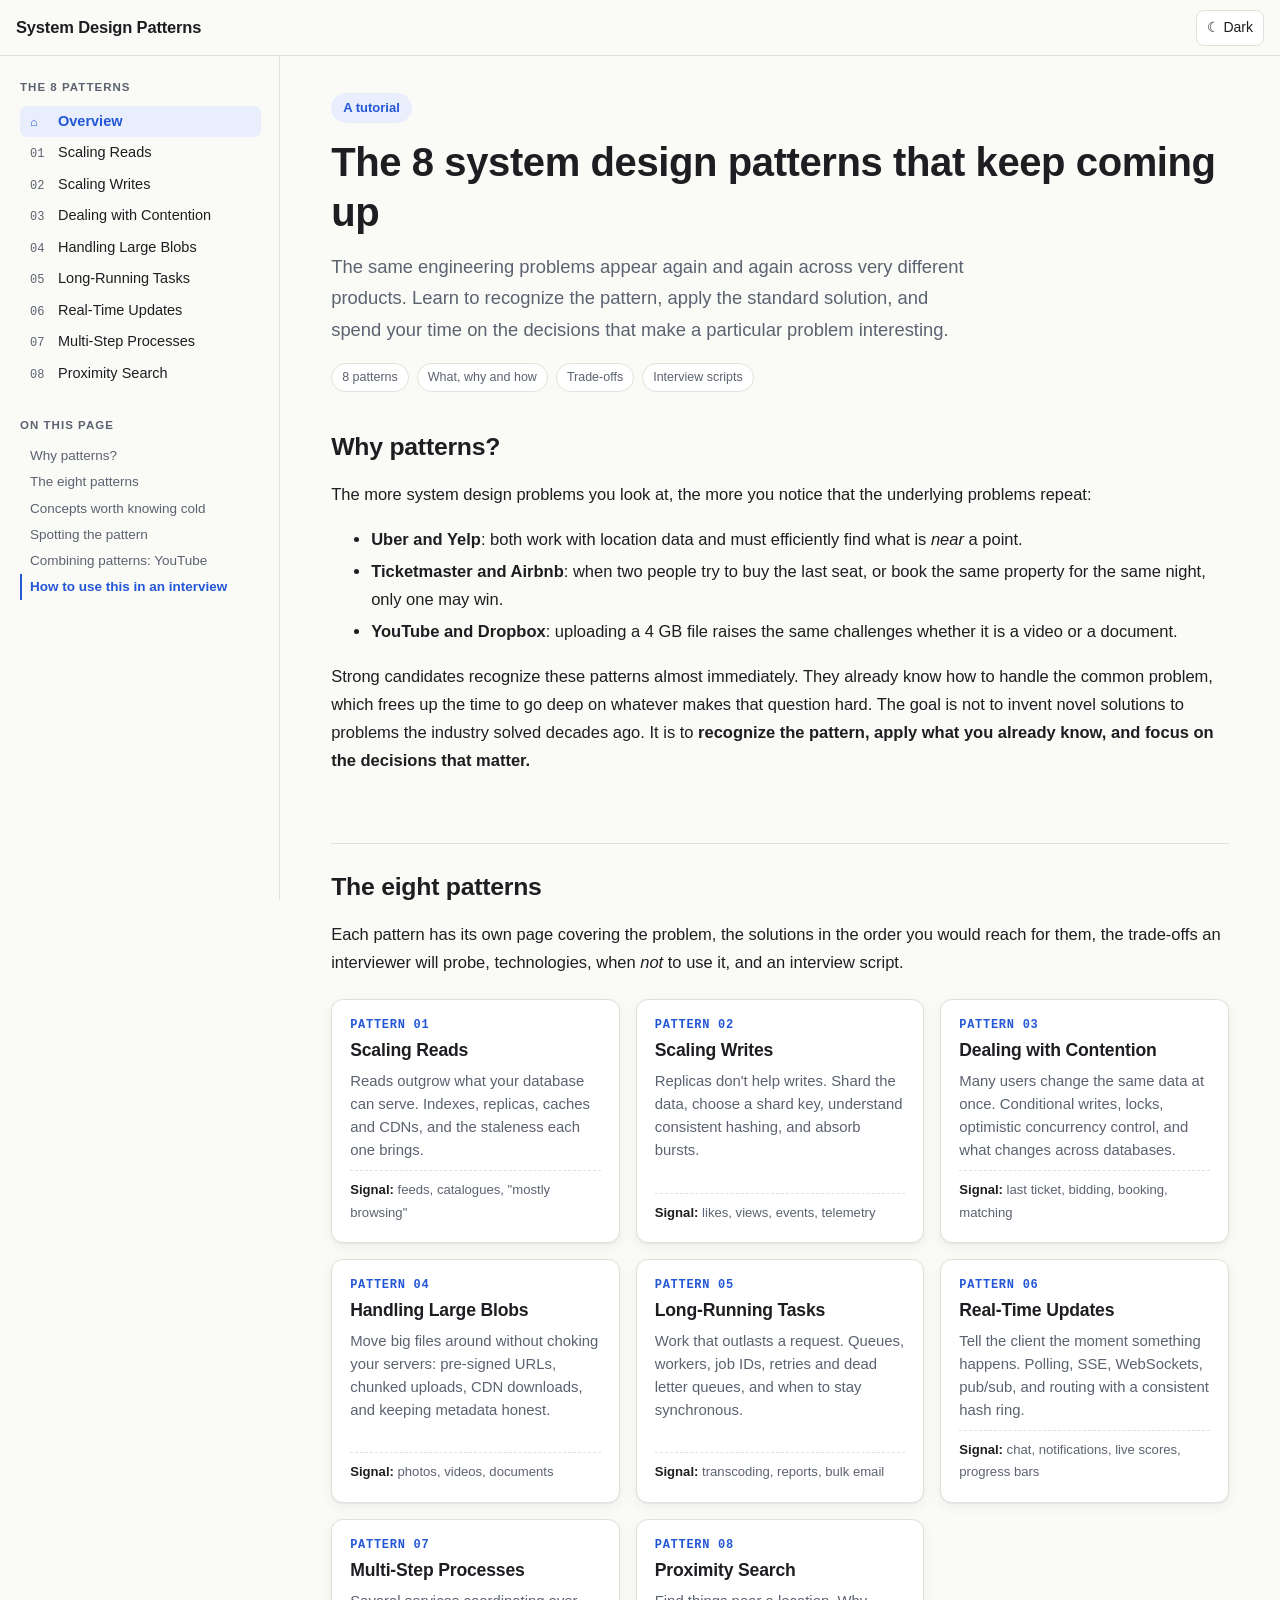
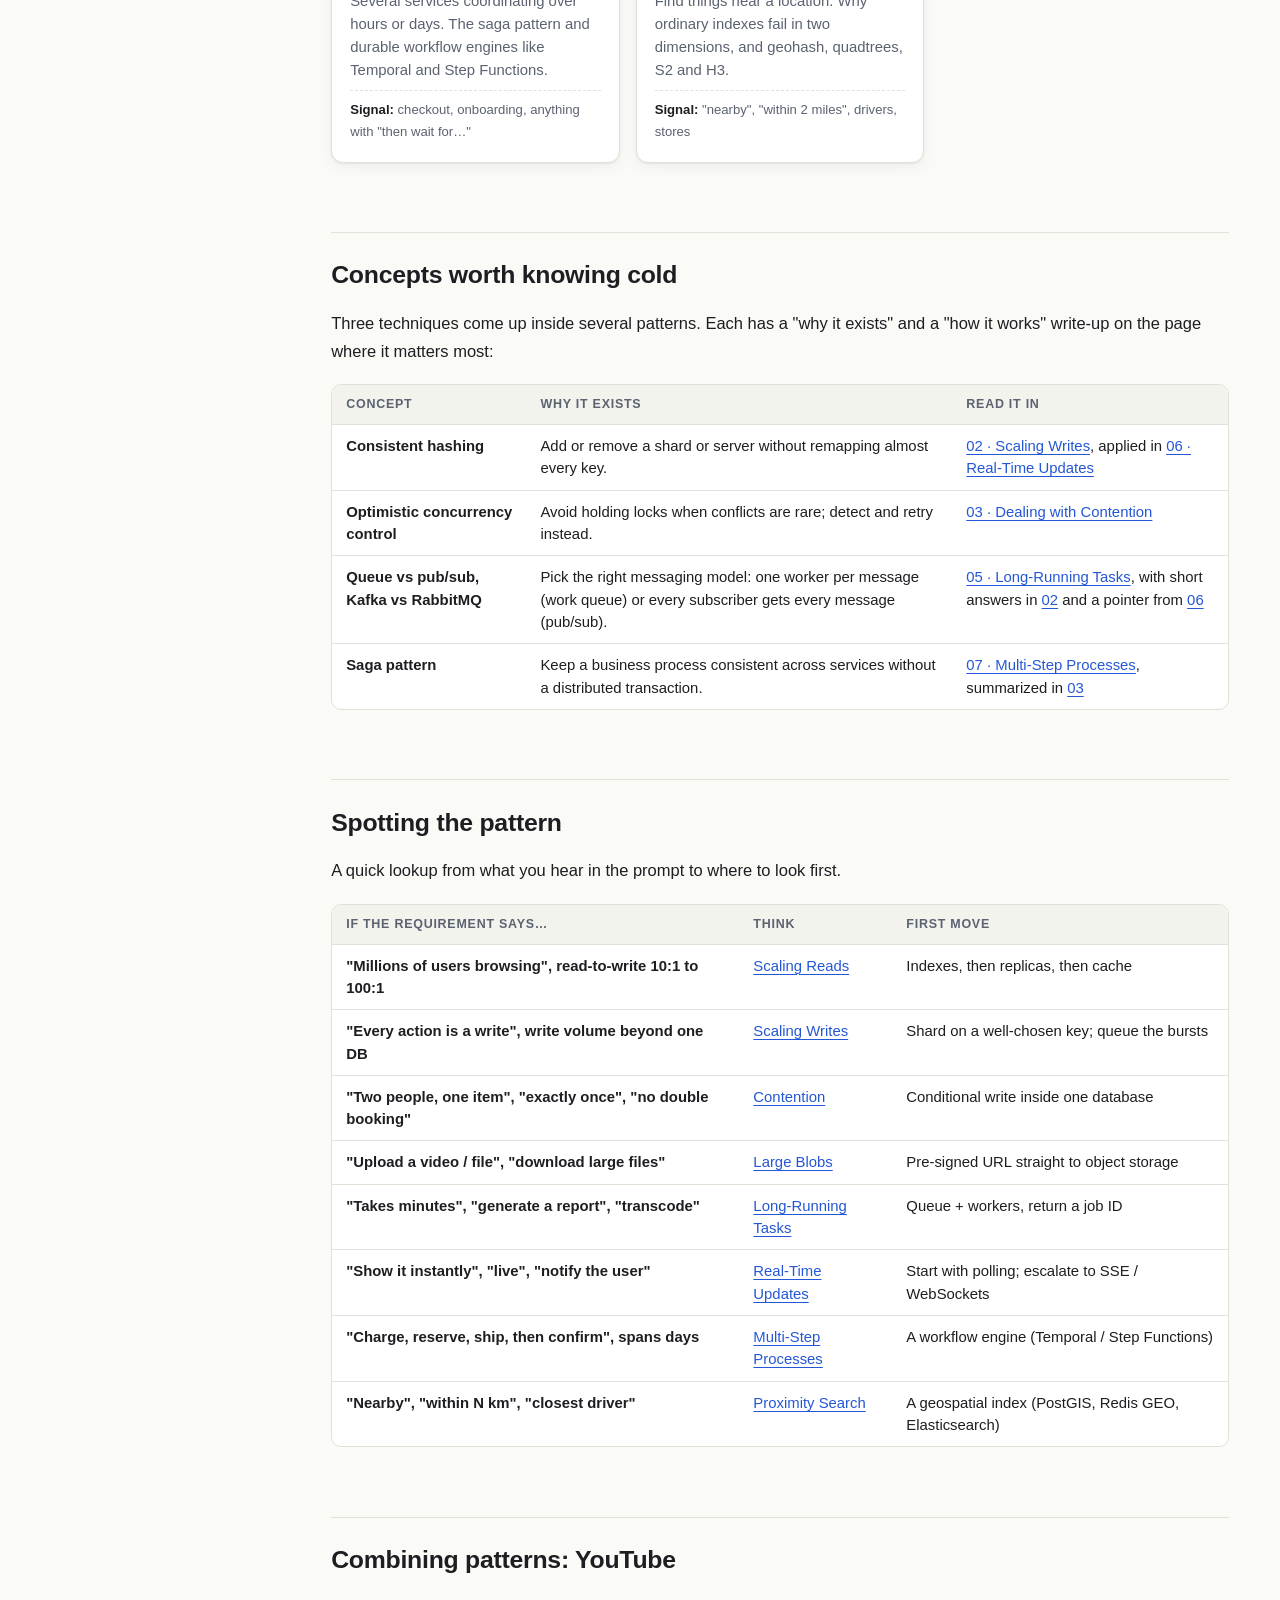
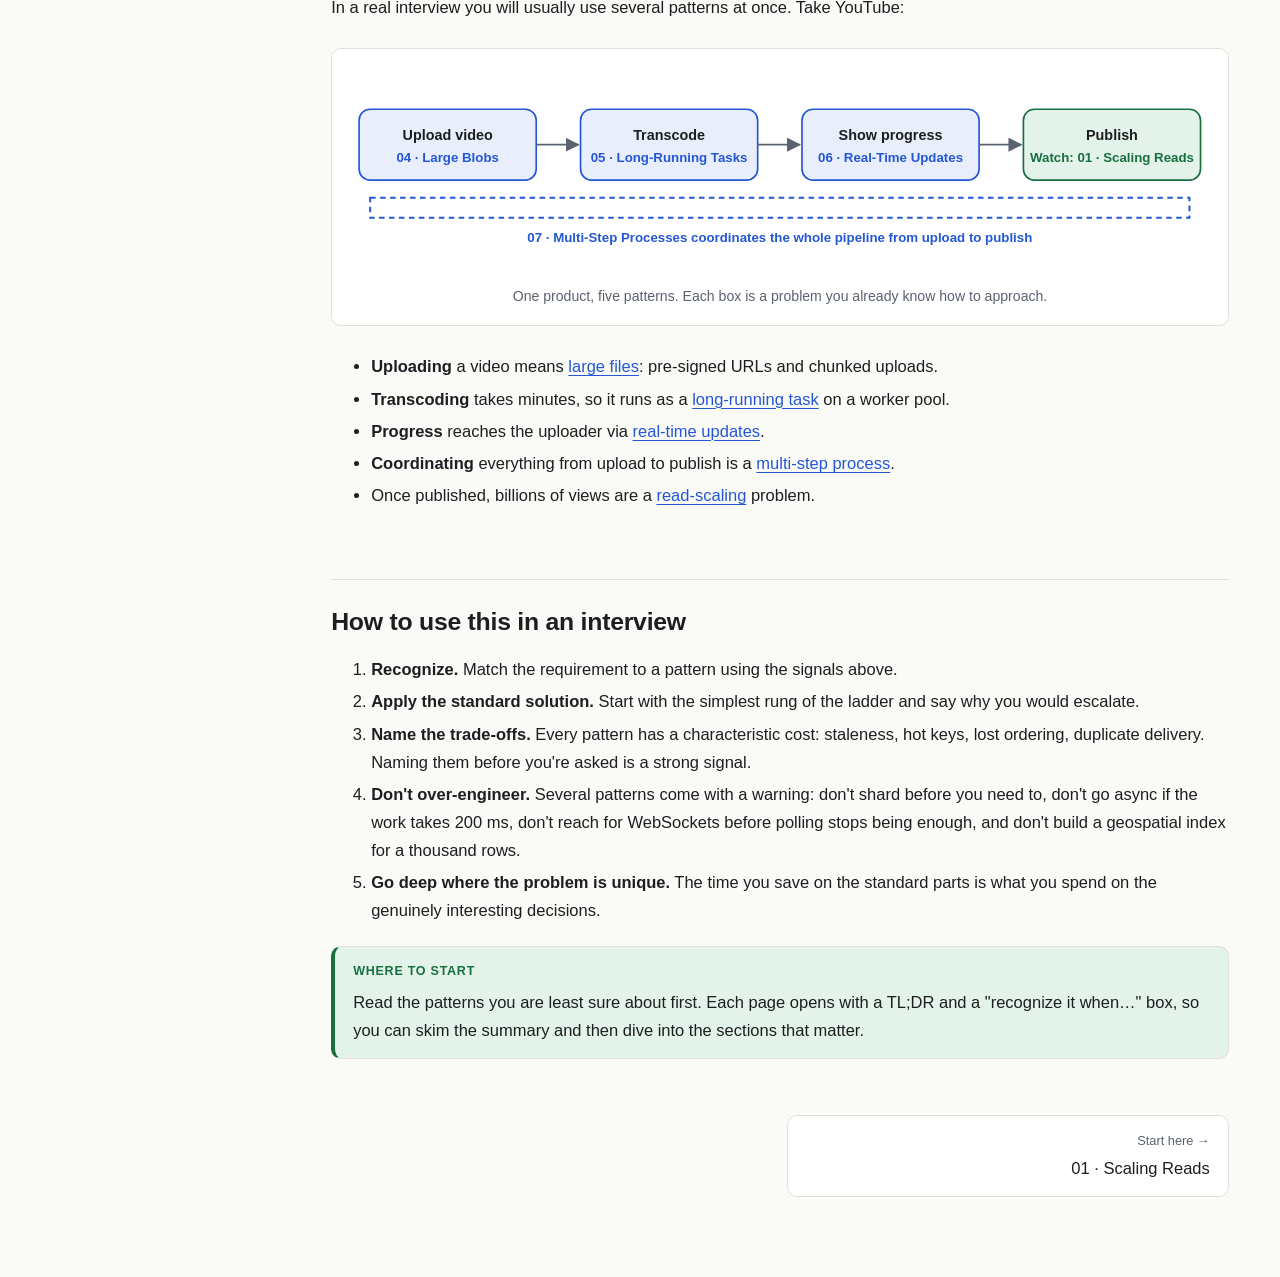
<file: index.html>
<!doctype html>
<html lang="en">
<head>
<meta charset="utf-8">
<meta name="viewport" content="width=device-width, initial-scale=1">
<title>System Design Patterns — The 8 Patterns That Keep Coming Up</title>
<meta name="description" content="A tutorial on the eight most common system design interview patterns: scaling reads, scaling writes, contention, large blobs, long-running tasks, real-time updates, multi-step processes and proximity search.">
<link rel="stylesheet" href="assets/style.css">
</head>
<body data-page="index" data-root="">
<div class="shell">
<main>
<div class="content wide">

<header class="hero">
  <span class="eyebrow">A tutorial</span>
  <h1>The 8 system design patterns that keep coming up</h1>
  <p class="lede">The same engineering problems appear again and again across very different products. Learn to recognize the pattern, apply the standard solution, and spend your time on the decisions that make a particular problem interesting.</p>
  <div class="meta">
    <span class="chip">8 patterns</span>
    <span class="chip">What, why and how</span>
    <span class="chip">Trade-offs</span>
    <span class="chip">Interview scripts</span>
  </div>
</header>

<section>
  <h2 id="why">Why patterns?</h2>
  <p>The more system design problems you look at, the more you notice that the underlying problems repeat:</p>
  <ul>
    <li><strong>Uber and Yelp</strong>: both work with location data and must efficiently find what is <em>near</em> a point.</li>
    <li><strong>Ticketmaster and Airbnb</strong>: when two people try to buy the last seat, or book the same property for the same night, only one may win.</li>
    <li><strong>YouTube and Dropbox</strong>: uploading a 4 GB file raises the same challenges whether it is a video or a document.</li>
  </ul>
  <p>Strong candidates recognize these patterns almost immediately. They already know how to handle the common problem, which frees up the time to go deep on whatever makes that question hard. The goal is not to invent novel solutions to problems the industry solved decades ago. It is to <strong>recognize the pattern, apply what you already know, and focus on the decisions that matter.</strong></p>
</section>

<section>
  <h2 id="patterns">The eight patterns</h2>
  <p>Each pattern has its own page covering the problem, the solutions in the order you would reach for them, the trade-offs an interviewer will probe, technologies, when <em>not</em> to use it, and an interview script.</p>

  <div class="cards">
    <a class="card" href="patterns/01-scaling-reads.html">
      <span class="num">PATTERN 01</span>
      <h3>Scaling Reads</h3>
      <p>Reads outgrow what your database can serve. Indexes, replicas, caches and CDNs, and the staleness each one brings.</p>
      <span class="signal"><b>Signal:</b> feeds, catalogues, "mostly browsing"</span>
    </a>
    <a class="card" href="patterns/02-scaling-writes.html">
      <span class="num">PATTERN 02</span>
      <h3>Scaling Writes</h3>
      <p>Replicas don't help writes. Shard the data, choose a shard key, understand consistent hashing, and absorb bursts.</p>
      <span class="signal"><b>Signal:</b> likes, views, events, telemetry</span>
    </a>
    <a class="card" href="patterns/03-contention.html">
      <span class="num">PATTERN 03</span>
      <h3>Dealing with Contention</h3>
      <p>Many users change the same data at once. Conditional writes, locks, optimistic concurrency control, and what changes across databases.</p>
      <span class="signal"><b>Signal:</b> last ticket, bidding, booking, matching</span>
    </a>
    <a class="card" href="patterns/04-large-blobs.html">
      <span class="num">PATTERN 04</span>
      <h3>Handling Large Blobs</h3>
      <p>Move big files around without choking your servers: pre-signed URLs, chunked uploads, CDN downloads, and keeping metadata honest.</p>
      <span class="signal"><b>Signal:</b> photos, videos, documents</span>
    </a>
    <a class="card" href="patterns/05-long-running-tasks.html">
      <span class="num">PATTERN 05</span>
      <h3>Long-Running Tasks</h3>
      <p>Work that outlasts a request. Queues, workers, job IDs, retries and dead letter queues, and when to stay synchronous.</p>
      <span class="signal"><b>Signal:</b> transcoding, reports, bulk email</span>
    </a>
    <a class="card" href="patterns/06-real-time-updates.html">
      <span class="num">PATTERN 06</span>
      <h3>Real-Time Updates</h3>
      <p>Tell the client the moment something happens. Polling, SSE, WebSockets, pub/sub, and routing with a consistent hash ring.</p>
      <span class="signal"><b>Signal:</b> chat, notifications, live scores, progress bars</span>
    </a>
    <a class="card" href="patterns/07-multi-step-processes.html">
      <span class="num">PATTERN 07</span>
      <h3>Multi-Step Processes</h3>
      <p>Several services coordinating over hours or days. The saga pattern and durable workflow engines like Temporal and Step Functions.</p>
      <span class="signal"><b>Signal:</b> checkout, onboarding, anything with "then wait for…"</span>
    </a>
    <a class="card" href="patterns/08-proximity-search.html">
      <span class="num">PATTERN 08</span>
      <h3>Proximity Search</h3>
      <p>Find things near a location. Why ordinary indexes fail in two dimensions, and geohash, quadtrees, S2 and H3.</p>
      <span class="signal"><b>Signal:</b> "nearby", "within 2 miles", drivers, stores</span>
    </a>
  </div>
</section>

<section>
  <h2 id="deepdives">Concepts worth knowing cold</h2>
  <p>Three techniques come up inside several patterns. Each has a "why it exists" and a "how it works" write-up on the page where it matters most:</p>
  <div class="table-wrap">
    <table>
      <thead><tr><th>Concept</th><th>Why it exists</th><th>Read it in</th></tr></thead>
      <tbody>
        <tr><td>Consistent hashing</td><td>Add or remove a shard or server without remapping almost every key.</td><td><a href="patterns/02-scaling-writes.html">02 · Scaling Writes</a>, applied in <a href="patterns/06-real-time-updates.html">06 · Real-Time Updates</a></td></tr>
        <tr><td>Optimistic concurrency control</td><td>Avoid holding locks when conflicts are rare; detect and retry instead.</td><td><a href="patterns/03-contention.html">03 · Dealing with Contention</a></td></tr>
        <tr><td>Queue vs pub/sub, Kafka vs RabbitMQ</td><td>Pick the right messaging model: one worker per message (work queue) or every subscriber gets every message (pub/sub).</td><td><a href="patterns/05-long-running-tasks.html#messaging-models">05 · Long-Running Tasks</a>, with short answers in <a href="patterns/02-scaling-writes.html">02</a> and a pointer from <a href="patterns/06-real-time-updates.html">06</a></td></tr>
        <tr><td>Saga pattern</td><td>Keep a business process consistent across services without a distributed transaction.</td><td><a href="patterns/07-multi-step-processes.html">07 · Multi-Step Processes</a>, summarized in <a href="patterns/03-contention.html">03</a></td></tr>
      </tbody>
    </table>
  </div>
</section>

<section>
  <h2 id="spot">Spotting the pattern</h2>
  <p>A quick lookup from what you hear in the prompt to where to look first.</p>
  <div class="table-wrap">
    <table>
      <thead><tr><th>If the requirement says…</th><th>Think</th><th>First move</th></tr></thead>
      <tbody>
        <tr><td>"Millions of users browsing", read-to-write 10:1 to 100:1</td><td><a href="patterns/01-scaling-reads.html">Scaling Reads</a></td><td>Indexes, then replicas, then cache</td></tr>
        <tr><td>"Every action is a write", write volume beyond one DB</td><td><a href="patterns/02-scaling-writes.html">Scaling Writes</a></td><td>Shard on a well-chosen key; queue the bursts</td></tr>
        <tr><td>"Two people, one item", "exactly once", "no double booking"</td><td><a href="patterns/03-contention.html">Contention</a></td><td>Conditional write inside one database</td></tr>
        <tr><td>"Upload a video / file", "download large files"</td><td><a href="patterns/04-large-blobs.html">Large Blobs</a></td><td>Pre-signed URL straight to object storage</td></tr>
        <tr><td>"Takes minutes", "generate a report", "transcode"</td><td><a href="patterns/05-long-running-tasks.html">Long-Running Tasks</a></td><td>Queue + workers, return a job ID</td></tr>
        <tr><td>"Show it instantly", "live", "notify the user"</td><td><a href="patterns/06-real-time-updates.html">Real-Time Updates</a></td><td>Start with polling; escalate to SSE / WebSockets</td></tr>
        <tr><td>"Charge, reserve, ship, then confirm", spans days</td><td><a href="patterns/07-multi-step-processes.html">Multi-Step Processes</a></td><td>A workflow engine (Temporal / Step Functions)</td></tr>
        <tr><td>"Nearby", "within N km", "closest driver"</td><td><a href="patterns/08-proximity-search.html">Proximity Search</a></td><td>A geospatial index (PostGIS, Redis GEO, Elasticsearch)</td></tr>
      </tbody>
    </table>
  </div>
</section>

<section>
  <h2 id="combining">Combining patterns: YouTube</h2>
  <p>In a real interview you will usually use several patterns at once. Take YouTube:</p>

  <figure class="diagram">
    <svg viewBox="0 0 780 190" role="img" aria-label="YouTube combines four patterns: large blobs for upload, long-running tasks for transcoding, real-time updates for progress, and multi-step processes to coordinate publishing">
      <rect class="n-a" x="10" y="40" width="160" height="64" rx="10"/>
      <text class="t t-mid" x="90" y="68">Upload video</text><text class="t-a t-mid" x="90" y="88">04 · Large Blobs</text>
      <rect class="n-a" x="210" y="40" width="160" height="64" rx="10"/>
      <text class="t t-mid" x="290" y="68">Transcode</text><text class="t-a t-mid" x="290" y="88">05 · Long-Running Tasks</text>
      <rect class="n-a" x="410" y="40" width="160" height="64" rx="10"/>
      <text class="t t-mid" x="490" y="68">Show progress</text><text class="t-a t-mid" x="490" y="88">06 · Real-Time Updates</text>
      <rect class="n-g" x="610" y="40" width="160" height="64" rx="10"/>
      <text class="t t-mid" x="690" y="68">Publish</text><text class="t-g t-mid" x="690" y="88">Watch: 01 · Scaling Reads</text>
      <line class="l" x1="170" y1="72" x2="208" y2="72" marker-end="url(#arrow)"/>
      <line class="l" x1="370" y1="72" x2="408" y2="72" marker-end="url(#arrow)"/>
      <line class="l" x1="570" y1="72" x2="608" y2="72" marker-end="url(#arrow)"/>
      <path class="l-a dash" d="M20 120 H760 V138 H20 Z" style="fill:none"/>
      <text class="t-a t-mid" x="390" y="160">07 · Multi-Step Processes coordinates the whole pipeline from upload to publish</text>
    </svg>
    <figcaption>One product, five patterns. Each box is a problem you already know how to approach.</figcaption>
  </figure>

  <ul>
    <li><strong>Uploading</strong> a video means <a href="patterns/04-large-blobs.html">large files</a>: pre-signed URLs and chunked uploads.</li>
    <li><strong>Transcoding</strong> takes minutes, so it runs as a <a href="patterns/05-long-running-tasks.html">long-running task</a> on a worker pool.</li>
    <li><strong>Progress</strong> reaches the uploader via <a href="patterns/06-real-time-updates.html">real-time updates</a>.</li>
    <li><strong>Coordinating</strong> everything from upload to publish is a <a href="patterns/07-multi-step-processes.html">multi-step process</a>.</li>
    <li>Once published, billions of views are a <a href="patterns/01-scaling-reads.html">read-scaling</a> problem.</li>
  </ul>
</section>

<section>
  <h2 id="approach">How to use this in an interview</h2>
  <ol>
    <li><strong>Recognize.</strong> Match the requirement to a pattern using the signals above.</li>
    <li><strong>Apply the standard solution.</strong> Start with the simplest rung of the ladder and say why you would escalate.</li>
    <li><strong>Name the trade-offs.</strong> Every pattern has a characteristic cost: staleness, hot keys, lost ordering, duplicate delivery. Naming them before you're asked is a strong signal.</li>
    <li><strong>Don't over-engineer.</strong> Several patterns come with a warning: don't shard before you need to, don't go async if the work takes 200 ms, don't reach for WebSockets before polling stops being enough, and don't build a geospatial index for a thousand rows.</li>
    <li><strong>Go deep where the problem is unique.</strong> The time you save on the standard parts is what you spend on the genuinely interesting decisions.</li>
  </ol>
  <div class="callout tip">
    <span class="callout-title">Where to start</span>
    <p>Read the patterns you are least sure about first. Each page opens with a TL;DR and a "recognize it when…" box, so you can skim the summary and then dive into the sections that matter.</p>
  </div>
</section>

<div class="pager" data-pager></div>

</div>
</main>
</div>
<script src="assets/main.js"></script>
</body>
</html>
</file>
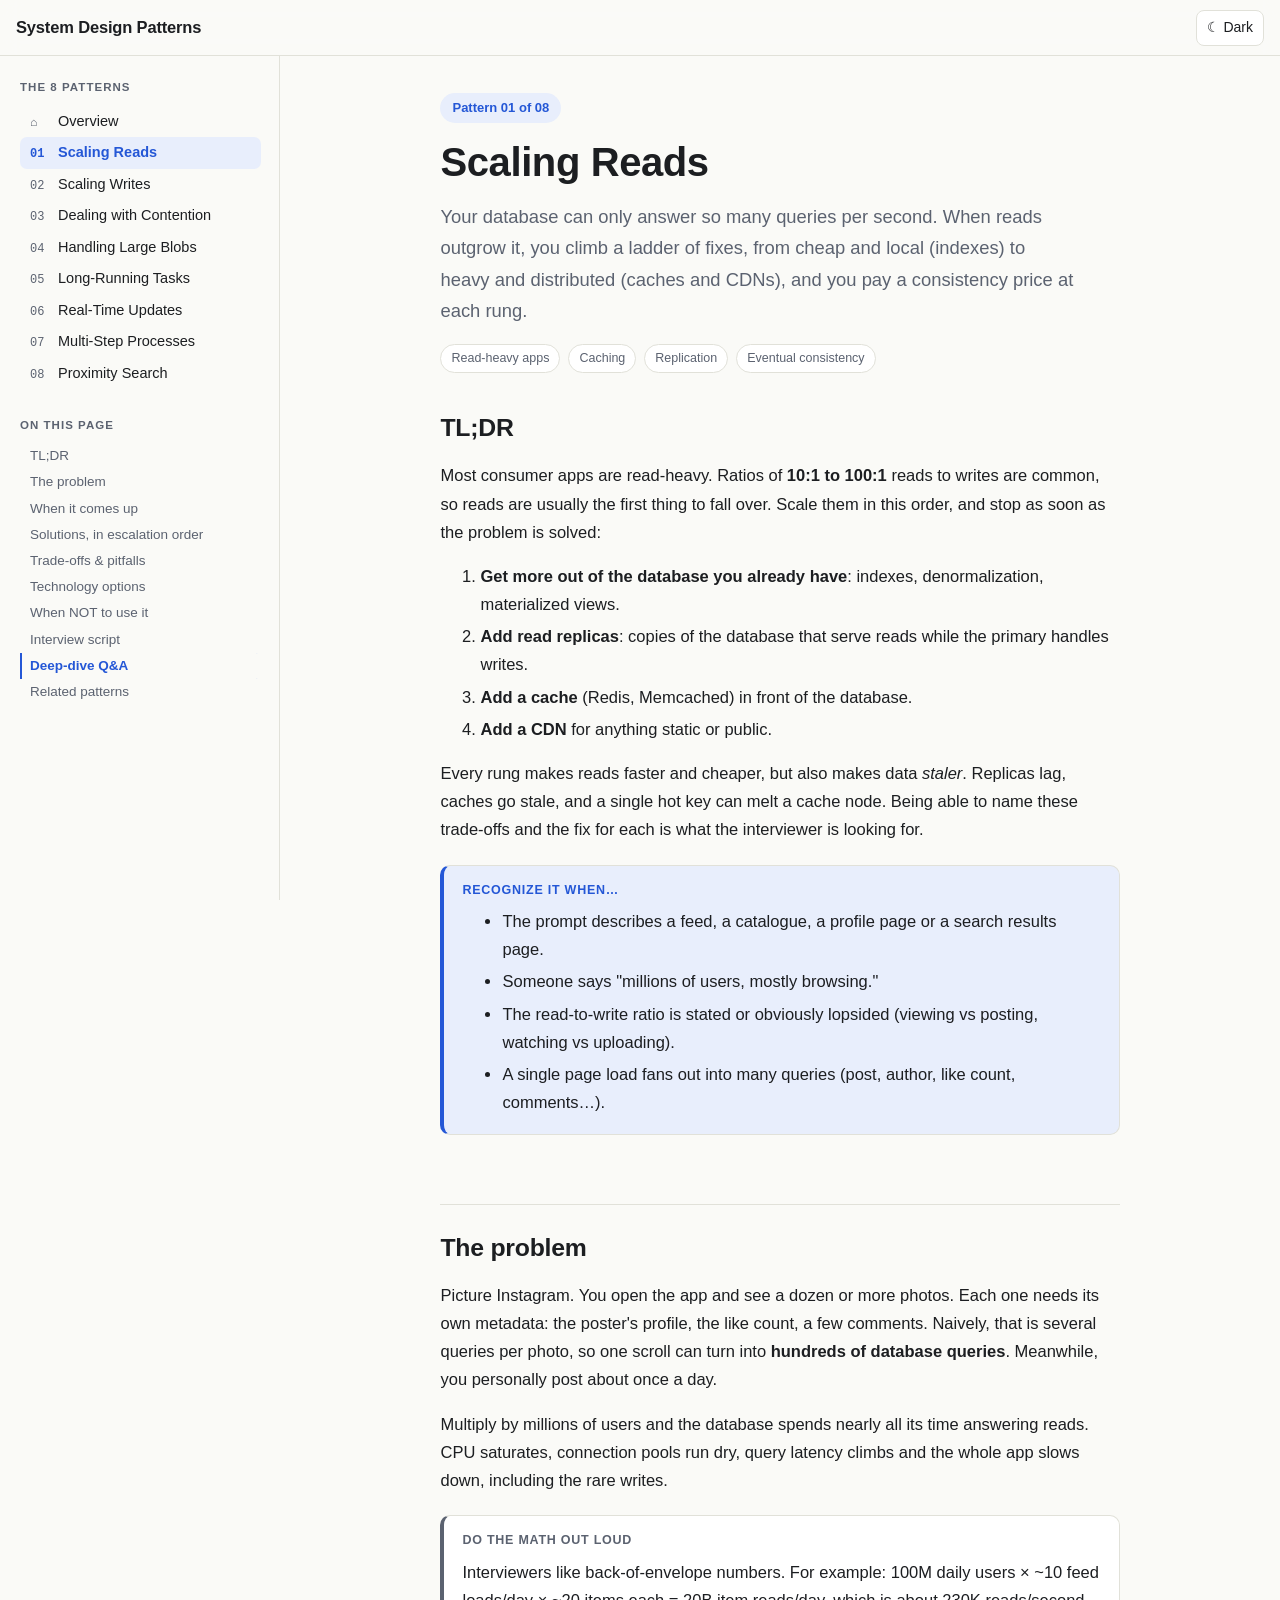
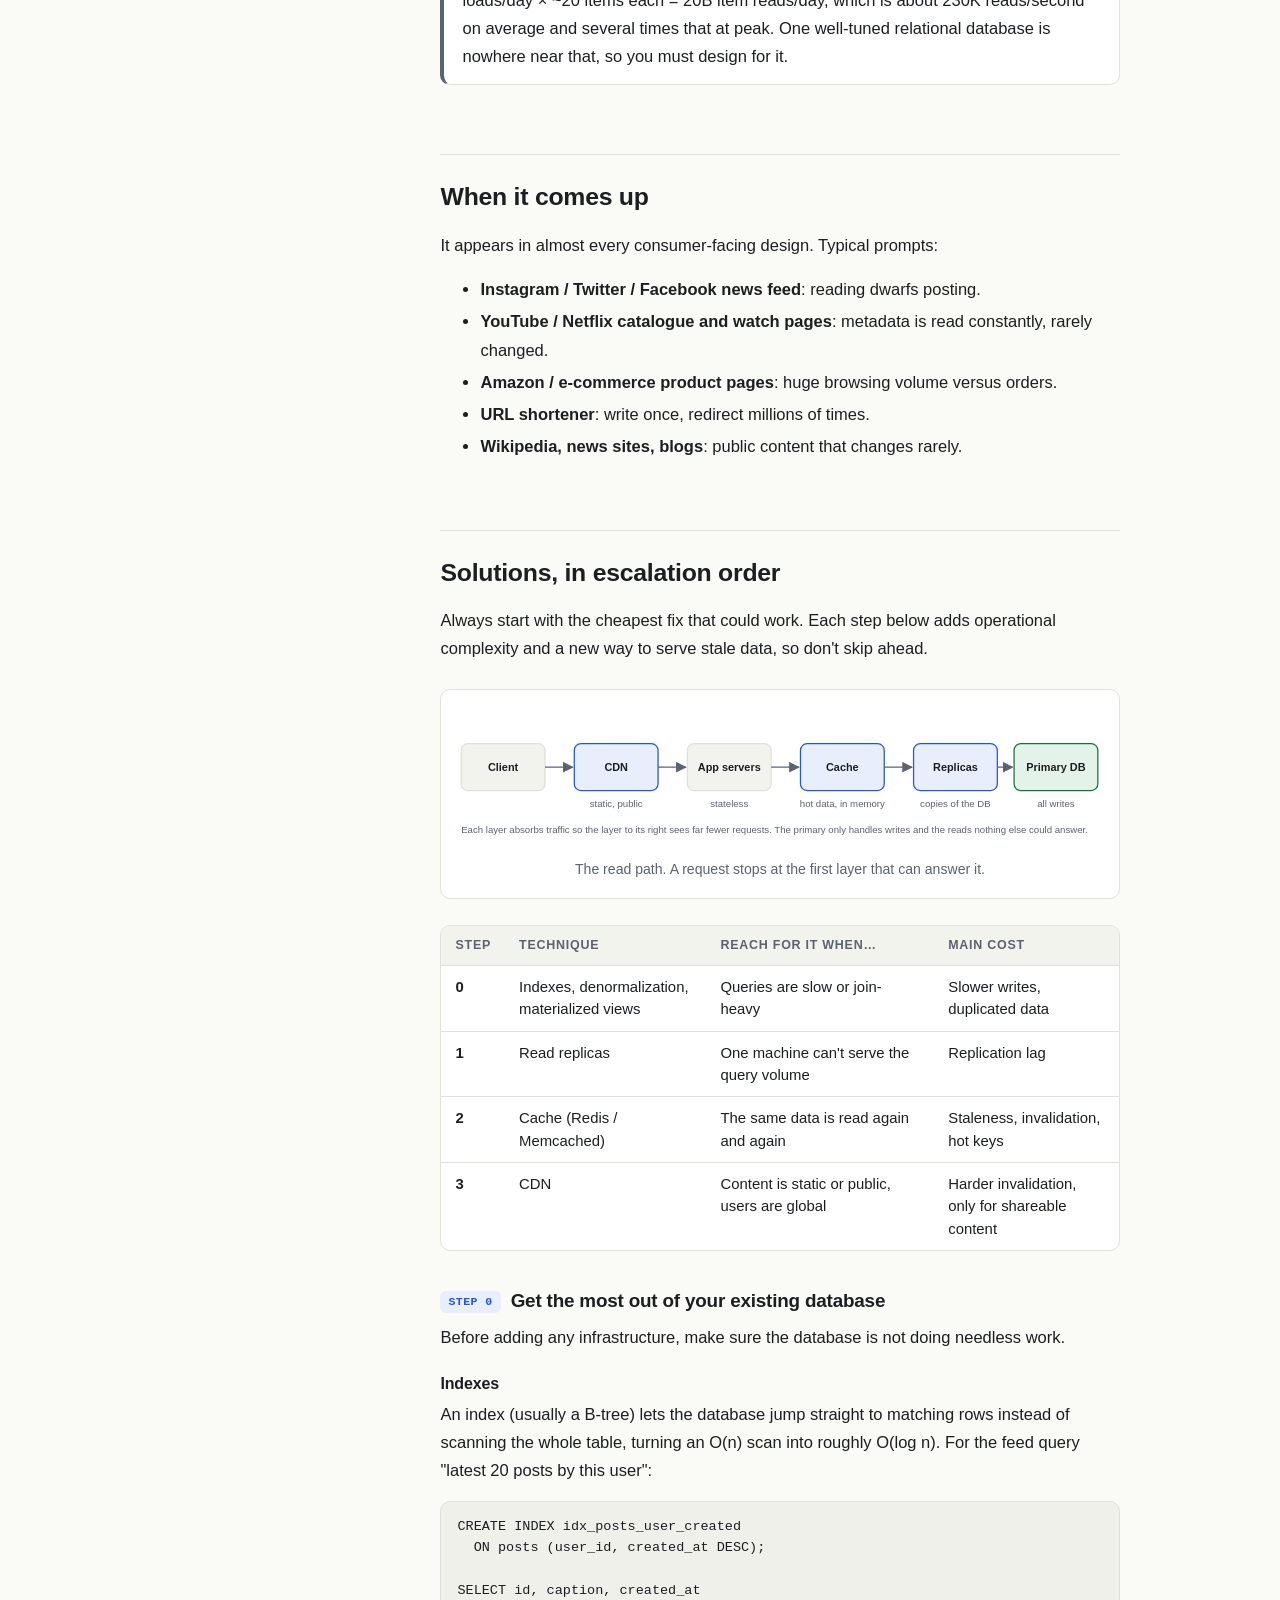
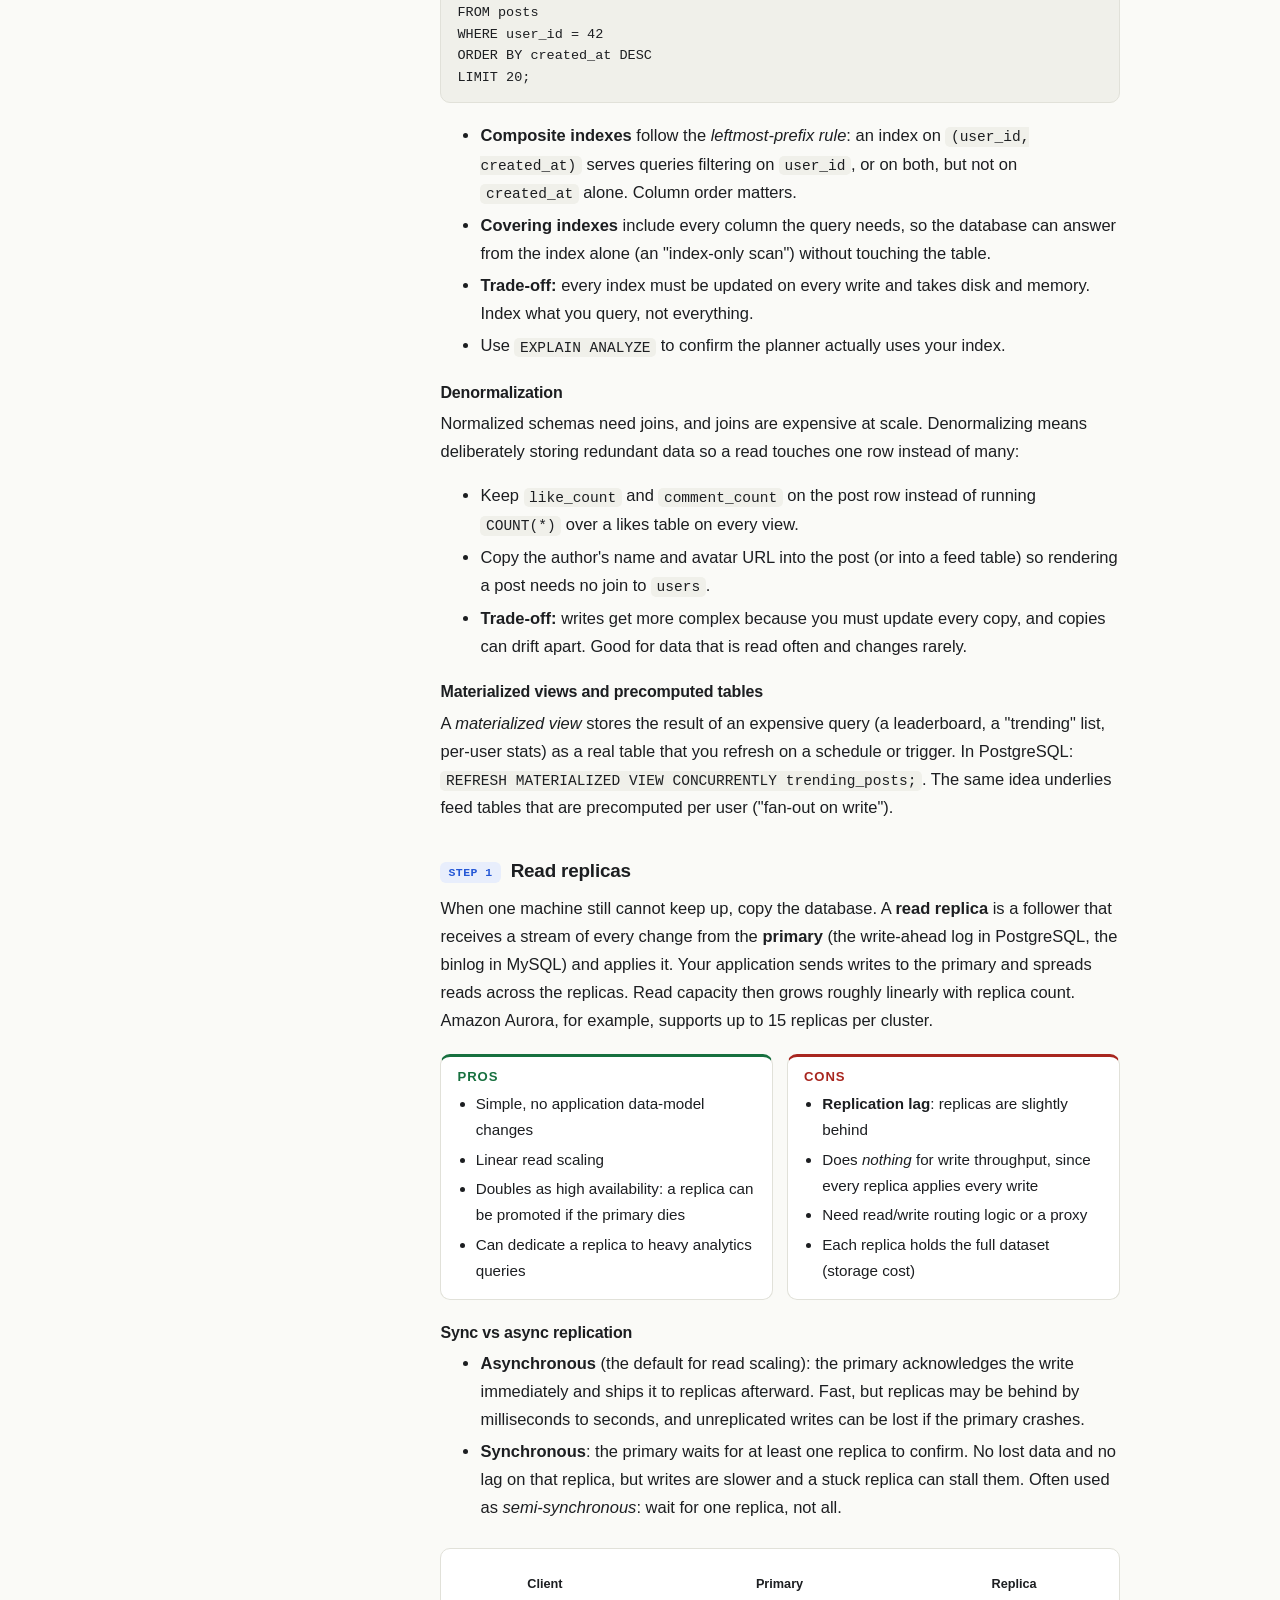
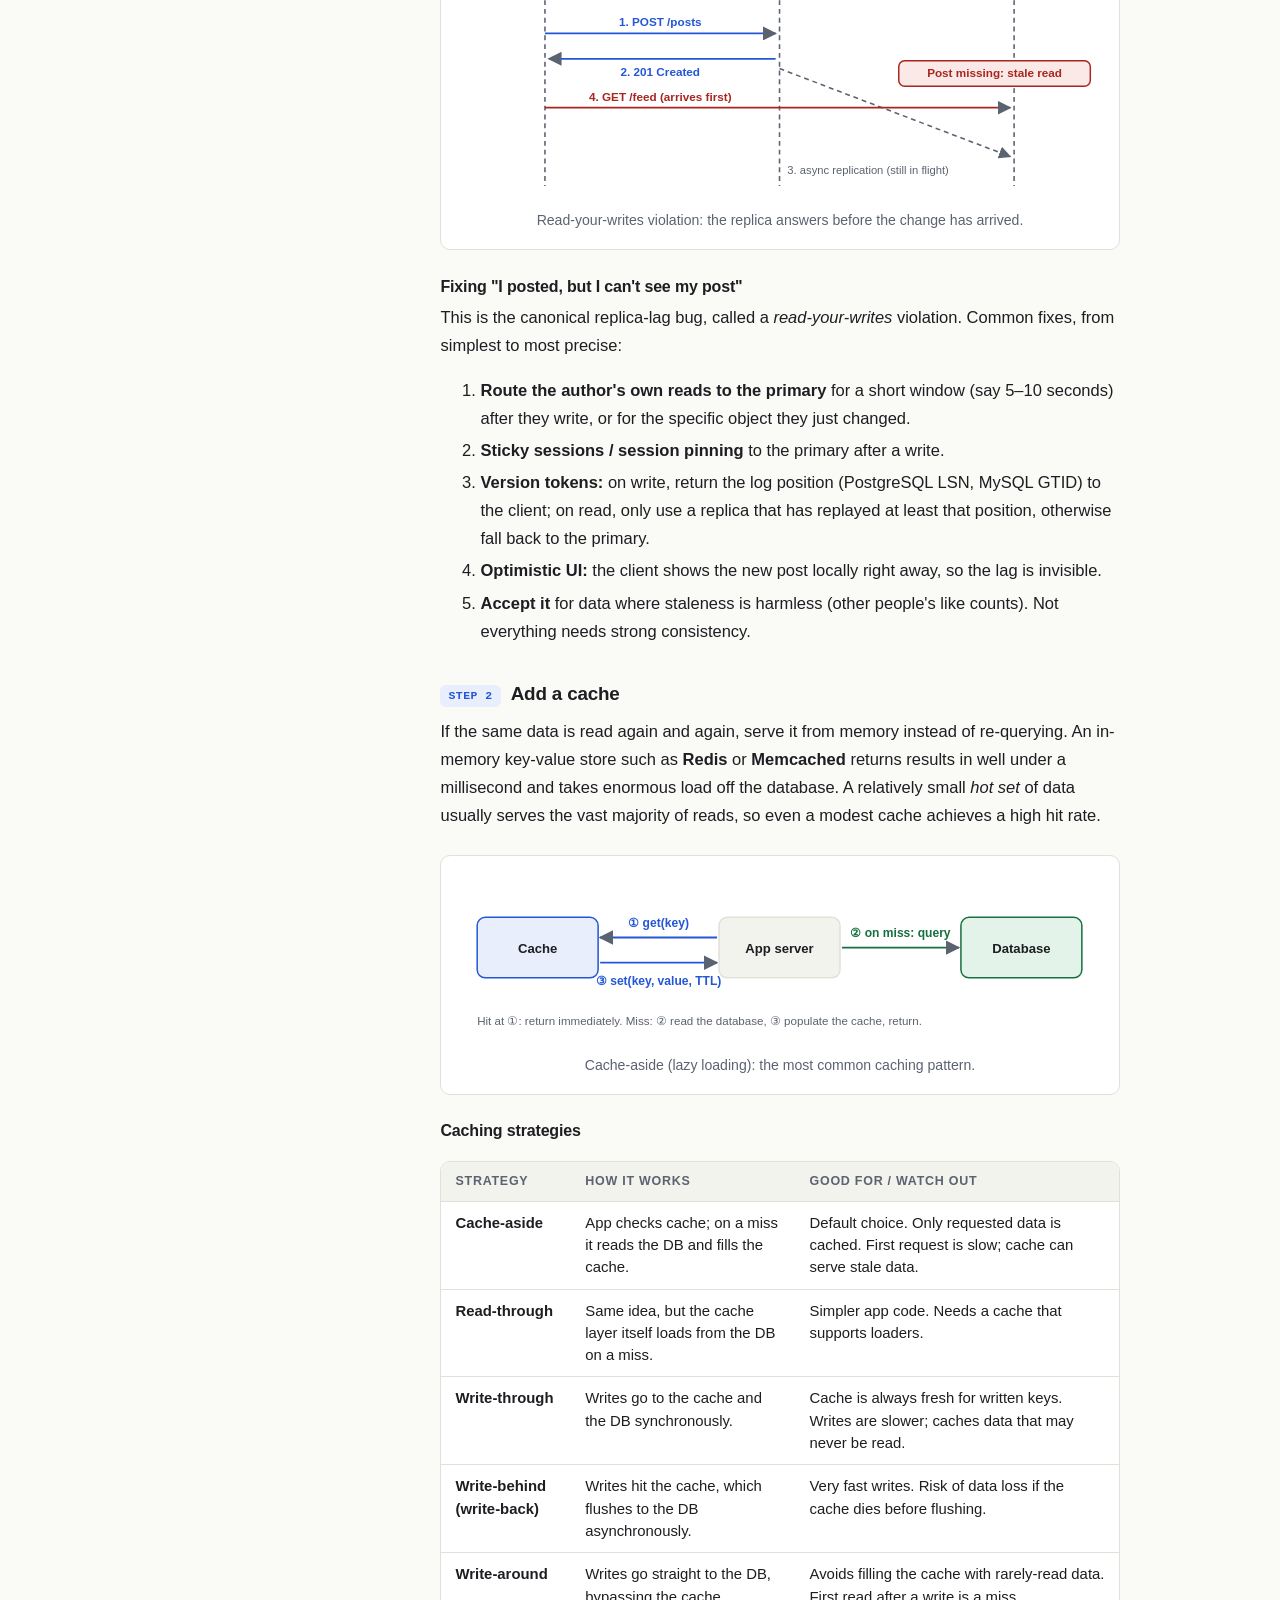
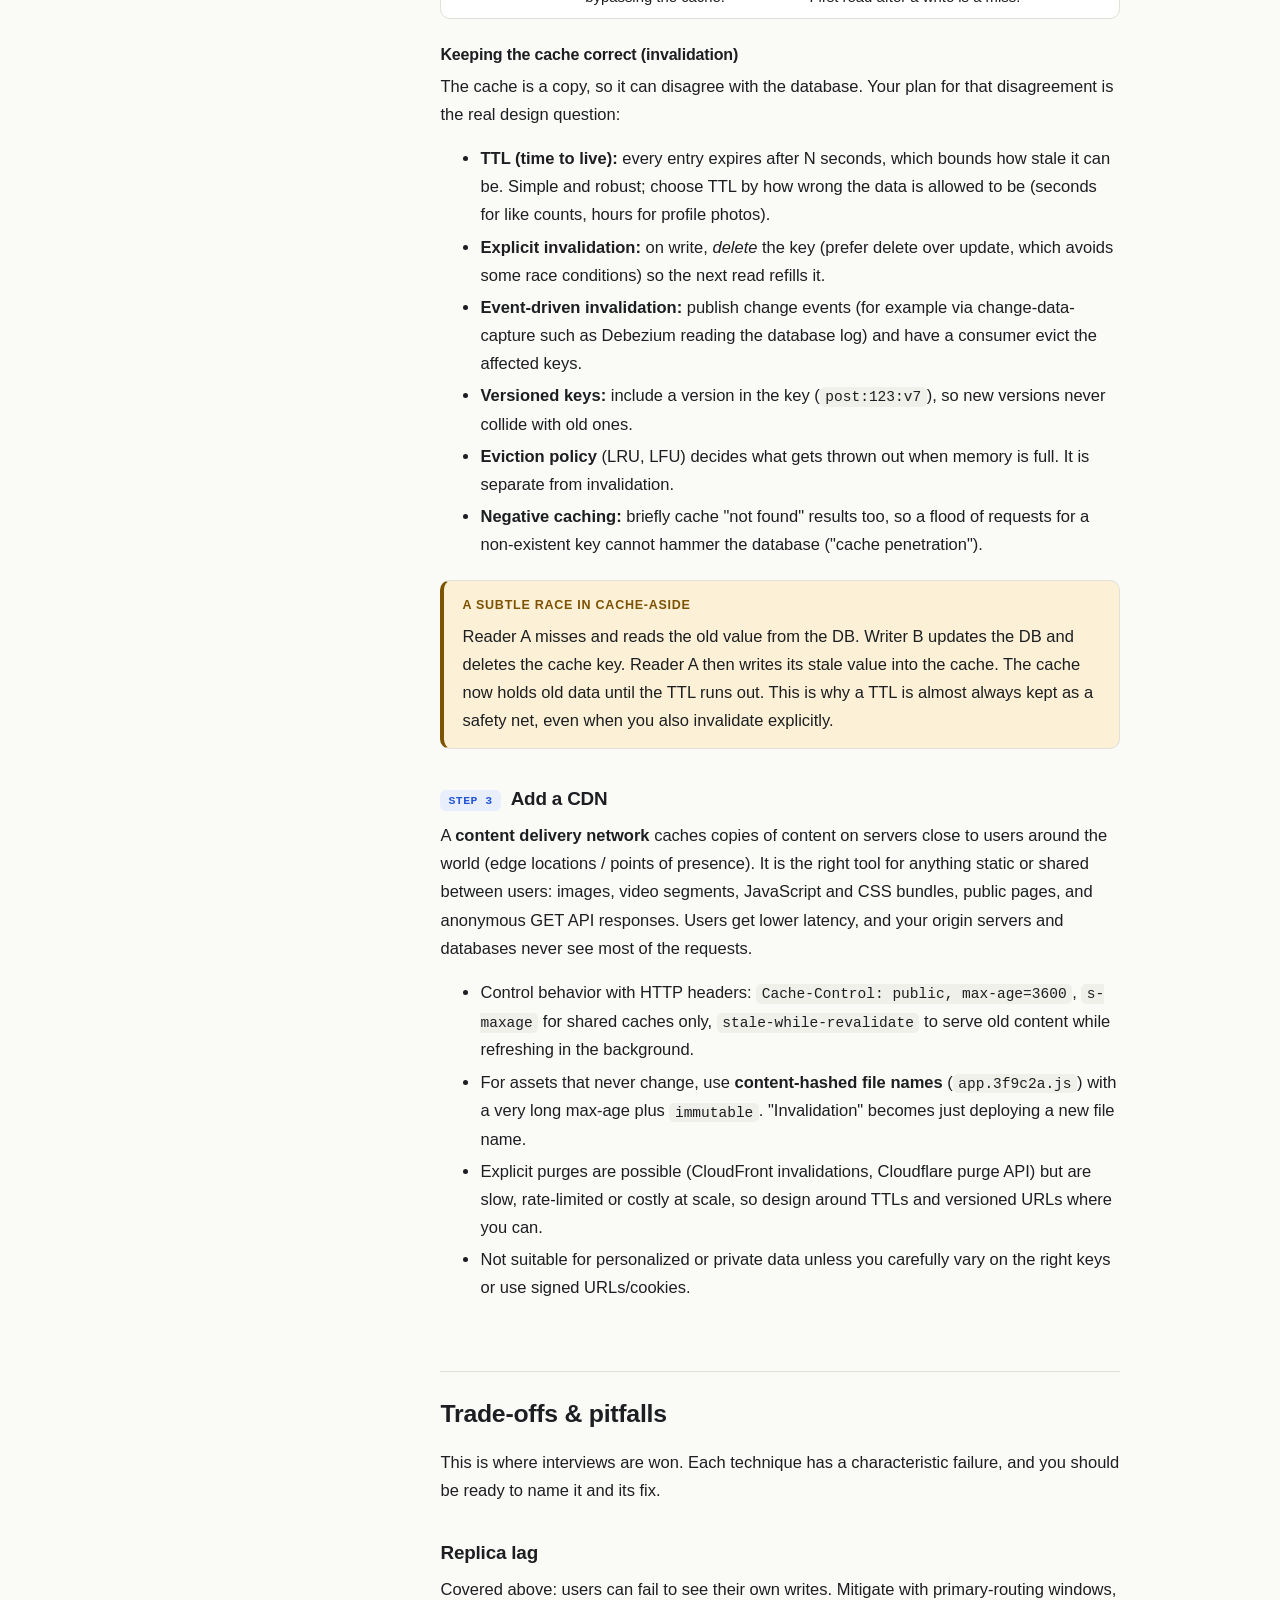
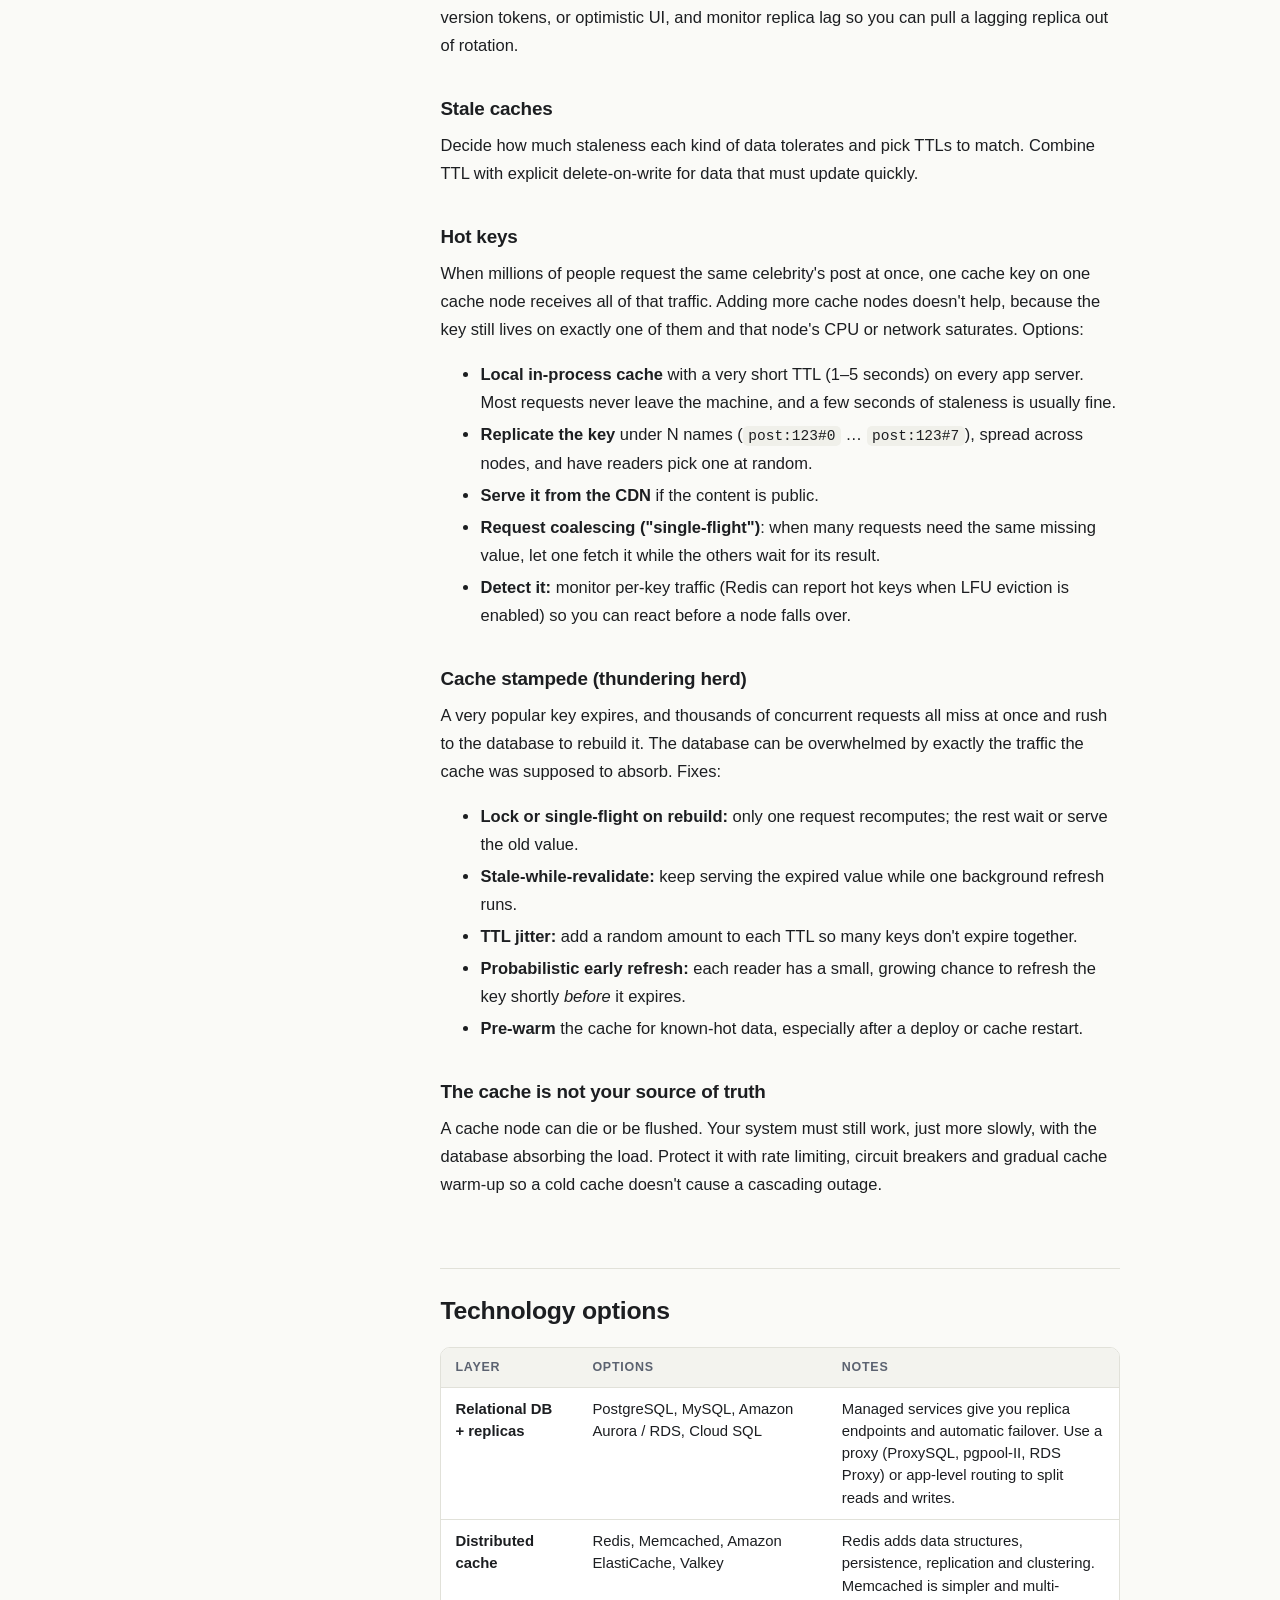
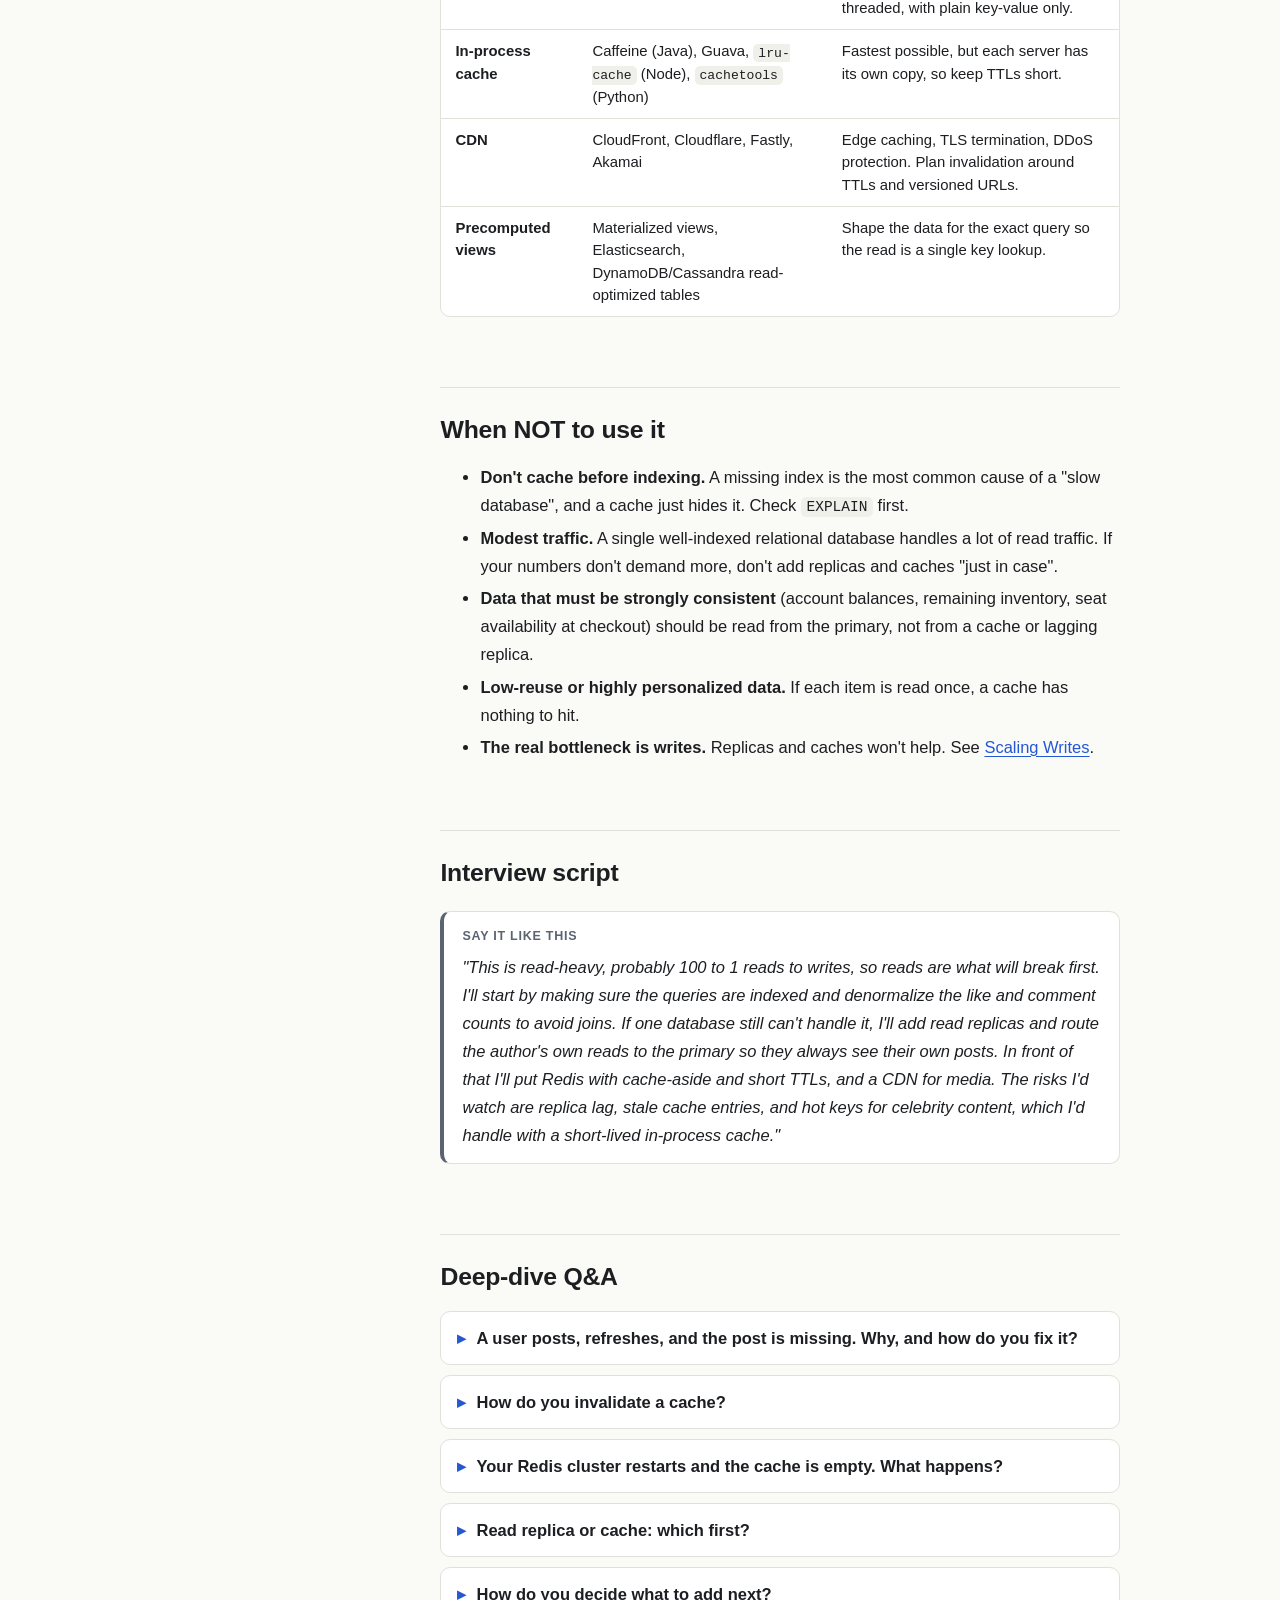
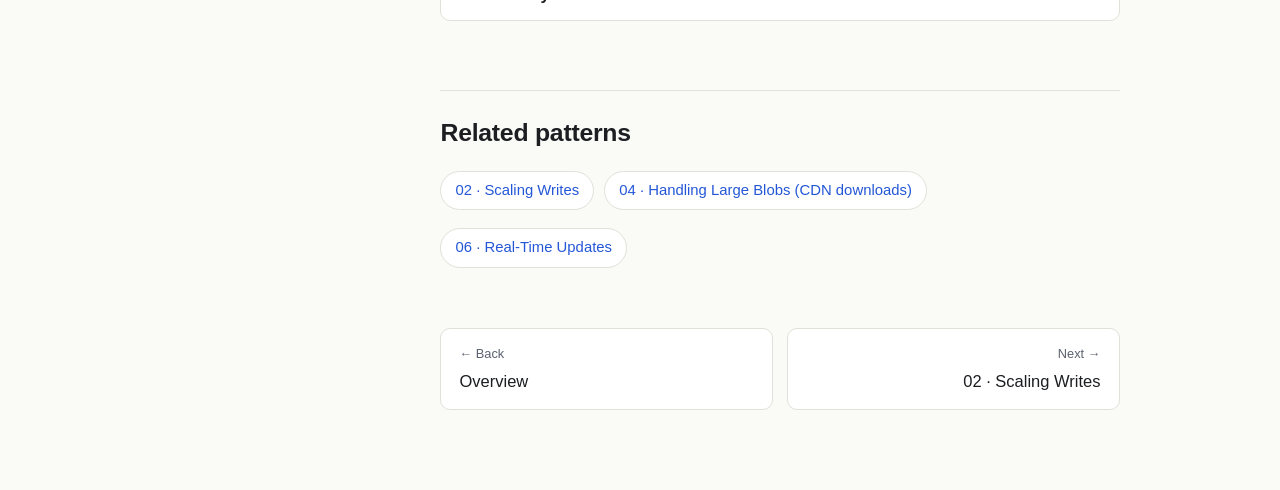
<file: patterns/01-scaling-reads.html>
<!doctype html>
<html lang="en">
<head>
<meta charset="utf-8">
<meta name="viewport" content="width=device-width, initial-scale=1">
<title>Scaling Reads — System Design Patterns</title>
<meta name="description" content="What to do when read traffic outgrows your database: indexes, denormalization, read replicas, caches and CDNs, plus the trade-offs of each.">
<link rel="stylesheet" href="../assets/style.css">
</head>
<body data-page="01" data-root="../">
<div class="shell">
<main>
<div class="content">

<header class="hero">
  <span class="eyebrow">Pattern 01 of 08</span>
  <h1>Scaling Reads</h1>
  <p class="lede">Your database can only answer so many queries per second. When reads outgrow it, you climb a ladder of fixes, from cheap and local (indexes) to heavy and distributed (caches and CDNs), and you pay a consistency price at each rung.</p>
  <div class="meta">
    <span class="chip">Read-heavy apps</span>
    <span class="chip">Caching</span>
    <span class="chip">Replication</span>
    <span class="chip">Eventual consistency</span>
  </div>
</header>

<section>
  <h2 id="tldr">TL;DR</h2>
  <p>Most consumer apps are read-heavy. Ratios of <strong>10:1 to 100:1</strong> reads to writes are common, so reads are usually the first thing to fall over. Scale them in this order, and stop as soon as the problem is solved:</p>
  <ol>
    <li><strong>Get more out of the database you already have</strong>: indexes, denormalization, materialized views.</li>
    <li><strong>Add read replicas</strong>: copies of the database that serve reads while the primary handles writes.</li>
    <li><strong>Add a cache</strong> (Redis, Memcached) in front of the database.</li>
    <li><strong>Add a CDN</strong> for anything static or public.</li>
  </ol>
  <p>Every rung makes reads faster and cheaper, but also makes data <em>staler</em>. Replicas lag, caches go stale, and a single hot key can melt a cache node. Being able to name these trade-offs and the fix for each is what the interviewer is looking for.</p>

  <div class="callout recognize">
    <span class="callout-title">Recognize it when…</span>
    <ul>
      <li>The prompt describes a feed, a catalogue, a profile page or a search results page.</li>
      <li>Someone says "millions of users, mostly browsing."</li>
      <li>The read-to-write ratio is stated or obviously lopsided (viewing vs posting, watching vs uploading).</li>
      <li>A single page load fans out into many queries (post, author, like count, comments…).</li>
    </ul>
  </div>
</section>

<section>
  <h2 id="problem">The problem</h2>
  <p>Picture Instagram. You open the app and see a dozen or more photos. Each one needs its own metadata: the poster's profile, the like count, a few comments. Naively, that is several queries per photo, so one scroll can turn into <strong>hundreds of database queries</strong>. Meanwhile, you personally post about once a day.</p>
  <p>Multiply by millions of users and the database spends nearly all its time answering reads. CPU saturates, connection pools run dry, query latency climbs and the whole app slows down, including the rare writes.</p>

  <div class="callout interview">
    <span class="callout-title">Do the math out loud</span>
    <p>Interviewers like back-of-envelope numbers. For example: 100M daily users × ~10 feed loads/day × ~20 items each = 20B item reads/day, which is about 230K reads/second on average and several times that at peak. One well-tuned relational database is nowhere near that, so you must design for it.</p>
  </div>
</section>

<section>
  <h2 id="when">When it comes up</h2>
  <p>It appears in almost every consumer-facing design. Typical prompts:</p>
  <ul>
    <li><strong>Instagram / Twitter / Facebook news feed</strong>: reading dwarfs posting.</li>
    <li><strong>YouTube / Netflix catalogue and watch pages</strong>: metadata is read constantly, rarely changed.</li>
    <li><strong>Amazon / e-commerce product pages</strong>: huge browsing volume versus orders.</li>
    <li><strong>URL shortener</strong>: write once, redirect millions of times.</li>
    <li><strong>Wikipedia, news sites, blogs</strong>: public content that changes rarely.</li>
  </ul>
</section>

<section>
  <h2 id="solutions">Solutions, in escalation order</h2>
  <p>Always start with the cheapest fix that could work. Each step below adds operational complexity and a new way to serve stale data, so don't skip ahead.</p>

  <figure class="diagram">
    <svg viewBox="0 0 770 170" role="img" aria-label="Read path through CDN, app servers, cache, read replicas and the primary database">
      <g>
        <rect class="n" x="5" y="45" width="100" height="56" rx="8"/><text class="t t-mid" x="55" y="78">Client</text>
        <rect class="n-a" x="140" y="45" width="100" height="56" rx="8"/><text class="t t-mid" x="190" y="78">CDN</text>
        <rect class="n" x="275" y="45" width="100" height="56" rx="8"/><text class="t t-mid" x="325" y="78">App servers</text>
        <rect class="n-a" x="410" y="45" width="100" height="56" rx="8"/><text class="t t-mid" x="460" y="78">Cache</text>
        <rect class="n-a" x="545" y="45" width="100" height="56" rx="8"/><text class="t t-mid" x="595" y="78">Replicas</text>
        <rect class="n-g" x="665" y="45" width="100" height="56" rx="8"/><text class="t t-mid" x="715" y="78">Primary DB</text>
      </g>
      <g>
        <line class="l" x1="105" y1="73" x2="138" y2="73" marker-end="url(#arrow)"/>
        <line class="l" x1="240" y1="73" x2="273" y2="73" marker-end="url(#arrow)"/>
        <line class="l" x1="375" y1="73" x2="408" y2="73" marker-end="url(#arrow)"/>
        <line class="l" x1="510" y1="73" x2="543" y2="73" marker-end="url(#arrow)"/>
        <line class="l" x1="645" y1="73" x2="663" y2="73" marker-end="url(#arrow)"/>
      </g>
      <text class="t-s t-mid" x="190" y="120">static, public</text>
      <text class="t-s t-mid" x="460" y="120">hot data, in memory</text>
      <text class="t-s t-mid" x="595" y="120">copies of the DB</text>
      <text class="t-s t-mid" x="325" y="120">stateless</text>
      <text class="t-s t-mid" x="715" y="120">all writes</text>
      <text class="t-s" x="5" y="152">Each layer absorbs traffic so the layer to its right sees far fewer requests. The primary only handles writes and the reads nothing else could answer.</text>
    </svg>
    <figcaption>The read path. A request stops at the first layer that can answer it.</figcaption>
  </figure>

  <div class="table-wrap">
    <table>
      <thead><tr><th>Step</th><th>Technique</th><th>Reach for it when…</th><th>Main cost</th></tr></thead>
      <tbody>
        <tr><td>0</td><td>Indexes, denormalization, materialized views</td><td>Queries are slow or join-heavy</td><td>Slower writes, duplicated data</td></tr>
        <tr><td>1</td><td>Read replicas</td><td>One machine can't serve the query volume</td><td>Replication lag</td></tr>
        <tr><td>2</td><td>Cache (Redis / Memcached)</td><td>The same data is read again and again</td><td>Staleness, invalidation, hot keys</td></tr>
        <tr><td>3</td><td>CDN</td><td>Content is static or public, users are global</td><td>Harder invalidation, only for shareable content</td></tr>
      </tbody>
    </table>
  </div>

  <h3><span class="step">Step 0</span>Get the most out of your existing database</h3>
  <p>Before adding any infrastructure, make sure the database is not doing needless work.</p>

  <h4>Indexes</h4>
  <p>An index (usually a B-tree) lets the database jump straight to matching rows instead of scanning the whole table, turning an O(n) scan into roughly O(log n). For the feed query "latest 20 posts by this user":</p>
<pre><code>CREATE INDEX idx_posts_user_created
  ON posts (user_id, created_at DESC);

SELECT id, caption, created_at
FROM posts
WHERE user_id = 42
ORDER BY created_at DESC
LIMIT 20;</code></pre>
  <ul>
    <li><strong>Composite indexes</strong> follow the <em>leftmost-prefix rule</em>: an index on <code>(user_id, created_at)</code> serves queries filtering on <code>user_id</code>, or on both, but not on <code>created_at</code> alone. Column order matters.</li>
    <li><strong>Covering indexes</strong> include every column the query needs, so the database can answer from the index alone (an "index-only scan") without touching the table.</li>
    <li><strong>Trade-off:</strong> every index must be updated on every write and takes disk and memory. Index what you query, not everything.</li>
    <li>Use <code>EXPLAIN ANALYZE</code> to confirm the planner actually uses your index.</li>
  </ul>

  <h4>Denormalization</h4>
  <p>Normalized schemas need joins, and joins are expensive at scale. Denormalizing means deliberately storing redundant data so a read touches one row instead of many:</p>
  <ul>
    <li>Keep <code>like_count</code> and <code>comment_count</code> on the post row instead of running <code>COUNT(*)</code> over a likes table on every view.</li>
    <li>Copy the author's name and avatar URL into the post (or into a feed table) so rendering a post needs no join to <code>users</code>.</li>
    <li><strong>Trade-off:</strong> writes get more complex because you must update every copy, and copies can drift apart. Good for data that is read often and changes rarely.</li>
  </ul>

  <h4>Materialized views and precomputed tables</h4>
  <p>A <em>materialized view</em> stores the result of an expensive query (a leaderboard, a "trending" list, per-user stats) as a real table that you refresh on a schedule or trigger. In PostgreSQL: <code>REFRESH MATERIALIZED VIEW CONCURRENTLY trending_posts;</code>. The same idea underlies feed tables that are precomputed per user ("fan-out on write").</p>

  <h3><span class="step">Step 1</span>Read replicas</h3>
  <p>When one machine still cannot keep up, copy the database. A <strong>read replica</strong> is a follower that receives a stream of every change from the <strong>primary</strong> (the write-ahead log in PostgreSQL, the binlog in MySQL) and applies it. Your application sends writes to the primary and spreads reads across the replicas. Read capacity then grows roughly linearly with replica count. Amazon Aurora, for example, supports up to 15 replicas per cluster.</p>

  <div class="proscons">
    <div class="pros"><h4>Pros</h4><ul>
      <li>Simple, no application data-model changes</li>
      <li>Linear read scaling</li>
      <li>Doubles as high availability: a replica can be promoted if the primary dies</li>
      <li>Can dedicate a replica to heavy analytics queries</li>
    </ul></div>
    <div class="cons"><h4>Cons</h4><ul>
      <li><strong>Replication lag</strong>: replicas are slightly behind</li>
      <li>Does <em>nothing</em> for write throughput, since every replica applies every write</li>
      <li>Need read/write routing logic or a proxy</li>
      <li>Each replica holds the full dataset (storage cost)</li>
    </ul></div>
  </div>

  <h4>Sync vs async replication</h4>
  <ul>
    <li><strong>Asynchronous</strong> (the default for read scaling): the primary acknowledges the write immediately and ships it to replicas afterward. Fast, but replicas may be behind by milliseconds to seconds, and unreplicated writes can be lost if the primary crashes.</li>
    <li><strong>Synchronous</strong>: the primary waits for at least one replica to confirm. No lost data and no lag on that replica, but writes are slower and a stuck replica can stall them. Often used as <em>semi-synchronous</em>: wait for one replica, not all.</li>
  </ul>

  <figure class="diagram">
    <svg viewBox="0 0 660 240" role="img" aria-label="Sequence diagram: a user writes a post to the primary, then immediately reads from a replica that has not received it yet">
      <text class="t t-mid" x="90" y="24">Client</text>
      <text class="t t-mid" x="330" y="24">Primary</text>
      <text class="t t-mid" x="570" y="24">Replica</text>
      <line class="l dash" x1="90" y1="36" x2="90" y2="226"/>
      <line class="l dash" x1="330" y1="36" x2="330" y2="226"/>
      <line class="l dash" x1="570" y1="36" x2="570" y2="226"/>

      <line class="l-a" x1="90" y1="70" x2="326" y2="70" marker-end="url(#arrow)"/>
      <text class="t-a t-mid" x="208" y="62">1. POST /posts</text>

      <line class="l-a" x1="326" y1="96" x2="94" y2="96" marker-end="url(#arrow)"/>
      <text class="t-a t-mid" x="208" y="114">2. 201 Created</text>

      <line class="l dash" x1="330" y1="106" x2="566" y2="196" marker-end="url(#arrow)"/>
      <text class="t-s" x="338" y="214">3. async replication (still in flight)</text>

      <line class="l-b" x1="90" y1="146" x2="566" y2="146" marker-end="url(#arrow)"/>
      <text class="t-b t-mid" x="208" y="139">4. GET /feed (arrives first)</text>
      <rect class="n-b" x="452" y="98" width="196" height="26" rx="6"/>
      <text class="t-b t-mid" x="550" y="115">Post missing: stale read</text>
    </svg>
    <figcaption>Read-your-writes violation: the replica answers before the change has arrived.</figcaption>
  </figure>

  <h4>Fixing "I posted, but I can't see my post"</h4>
  <p>This is the canonical replica-lag bug, called a <em>read-your-writes</em> violation. Common fixes, from simplest to most precise:</p>
  <ol>
    <li><strong>Route the author's own reads to the primary</strong> for a short window (say 5–10 seconds) after they write, or for the specific object they just changed.</li>
    <li><strong>Sticky sessions / session pinning</strong> to the primary after a write.</li>
    <li><strong>Version tokens:</strong> on write, return the log position (PostgreSQL LSN, MySQL GTID) to the client; on read, only use a replica that has replayed at least that position, otherwise fall back to the primary.</li>
    <li><strong>Optimistic UI:</strong> the client shows the new post locally right away, so the lag is invisible.</li>
    <li><strong>Accept it</strong> for data where staleness is harmless (other people's like counts). Not everything needs strong consistency.</li>
  </ol>

  <h3><span class="step">Step 2</span>Add a cache</h3>
  <p>If the same data is read again and again, serve it from memory instead of re-querying. An in-memory key-value store such as <strong>Redis</strong> or <strong>Memcached</strong> returns results in well under a millisecond and takes enormous load off the database. A relatively small <em>hot set</em> of data usually serves the vast majority of reads, so even a modest cache achieves a high hit rate.</p>

  <figure class="diagram">
    <svg viewBox="0 0 640 170" role="img" aria-label="Cache-aside pattern: the app checks the cache first and queries the database on a miss">
      <rect class="n-a" x="20" y="45" width="120" height="60" rx="8"/><text class="t t-mid" x="80" y="80">Cache</text>
      <rect class="n" x="260" y="45" width="120" height="60" rx="8"/><text class="t t-mid" x="320" y="80">App server</text>
      <rect class="n-g" x="500" y="45" width="120" height="60" rx="8"/><text class="t t-mid" x="560" y="80">Database</text>
      <line class="l-a" x1="258" y1="65" x2="142" y2="65" marker-end="url(#arrow)"/>
      <line class="l-a" x1="142" y1="90" x2="258" y2="90" marker-end="url(#arrow)"/>
      <text class="t-a t-mid" x="200" y="55">① get(key)</text>
      <text class="t-a t-mid" x="200" y="112">③ set(key, value, TTL)</text>
      <line class="l-g" x1="382" y1="75" x2="498" y2="75" marker-end="url(#arrow)"/>
      <text class="t-g t-mid" x="440" y="64">② on miss: query</text>
      <text class="t-s" x="20" y="152">Hit at ①: return immediately. Miss: ② read the database, ③ populate the cache, return.</text>
    </svg>
    <figcaption>Cache-aside (lazy loading): the most common caching pattern.</figcaption>
  </figure>

  <h4>Caching strategies</h4>
  <div class="table-wrap">
    <table>
      <thead><tr><th>Strategy</th><th>How it works</th><th>Good for / watch out</th></tr></thead>
      <tbody>
        <tr><td>Cache-aside</td><td>App checks cache; on a miss it reads the DB and fills the cache.</td><td>Default choice. Only requested data is cached. First request is slow; cache can serve stale data.</td></tr>
        <tr><td>Read-through</td><td>Same idea, but the cache layer itself loads from the DB on a miss.</td><td>Simpler app code. Needs a cache that supports loaders.</td></tr>
        <tr><td>Write-through</td><td>Writes go to the cache and the DB synchronously.</td><td>Cache is always fresh for written keys. Writes are slower; caches data that may never be read.</td></tr>
        <tr><td>Write-behind (write-back)</td><td>Writes hit the cache, which flushes to the DB asynchronously.</td><td>Very fast writes. Risk of data loss if the cache dies before flushing.</td></tr>
        <tr><td>Write-around</td><td>Writes go straight to the DB, bypassing the cache.</td><td>Avoids filling the cache with rarely-read data. First read after a write is a miss.</td></tr>
      </tbody>
    </table>
  </div>

  <h4>Keeping the cache correct (invalidation)</h4>
  <p>The cache is a copy, so it can disagree with the database. Your plan for that disagreement is the real design question:</p>
  <ul>
    <li><strong>TTL (time to live):</strong> every entry expires after N seconds, which bounds how stale it can be. Simple and robust; choose TTL by how wrong the data is allowed to be (seconds for like counts, hours for profile photos).</li>
    <li><strong>Explicit invalidation:</strong> on write, <em>delete</em> the key (prefer delete over update, which avoids some race conditions) so the next read refills it.</li>
    <li><strong>Event-driven invalidation:</strong> publish change events (for example via change-data-capture such as Debezium reading the database log) and have a consumer evict the affected keys.</li>
    <li><strong>Versioned keys:</strong> include a version in the key (<code>post:123:v7</code>), so new versions never collide with old ones.</li>
    <li><strong>Eviction policy</strong> (LRU, LFU) decides what gets thrown out when memory is full. It is separate from invalidation.</li>
    <li><strong>Negative caching:</strong> briefly cache "not found" results too, so a flood of requests for a non-existent key cannot hammer the database ("cache penetration").</li>
  </ul>

  <div class="callout warn">
    <span class="callout-title">A subtle race in cache-aside</span>
    <p>Reader A misses and reads the old value from the DB. Writer B updates the DB and deletes the cache key. Reader A then writes its stale value into the cache. The cache now holds old data until the TTL runs out. This is why a TTL is almost always kept as a safety net, even when you also invalidate explicitly.</p>
  </div>

  <h3><span class="step">Step 3</span>Add a CDN</h3>
  <p>A <strong>content delivery network</strong> caches copies of content on servers close to users around the world (edge locations / points of presence). It is the right tool for anything static or shared between users: images, video segments, JavaScript and CSS bundles, public pages, and anonymous GET API responses. Users get lower latency, and your origin servers and databases never see most of the requests.</p>
  <ul>
    <li>Control behavior with HTTP headers: <code>Cache-Control: public, max-age=3600</code>, <code>s-maxage</code> for shared caches only, <code>stale-while-revalidate</code> to serve old content while refreshing in the background.</li>
    <li>For assets that never change, use <strong>content-hashed file names</strong> (<code>app.3f9c2a.js</code>) with a very long max-age plus <code>immutable</code>. "Invalidation" becomes just deploying a new file name.</li>
    <li>Explicit purges are possible (CloudFront invalidations, Cloudflare purge API) but are slow, rate-limited or costly at scale, so design around TTLs and versioned URLs where you can.</li>
    <li>Not suitable for personalized or private data unless you carefully vary on the right keys or use signed URLs/cookies.</li>
  </ul>
</section>

<section>
  <h2 id="tradeoffs">Trade-offs &amp; pitfalls</h2>
  <p>This is where interviews are won. Each technique has a characteristic failure, and you should be ready to name it and its fix.</p>

  <h3>Replica lag</h3>
  <p>Covered above: users can fail to see their own writes. Mitigate with primary-routing windows, version tokens, or optimistic UI, and monitor replica lag so you can pull a lagging replica out of rotation.</p>

  <h3>Stale caches</h3>
  <p>Decide how much staleness each kind of data tolerates and pick TTLs to match. Combine TTL with explicit delete-on-write for data that must update quickly.</p>

  <h3>Hot keys</h3>
  <p>When millions of people request the same celebrity's post at once, one cache key on one cache node receives all of that traffic. Adding more cache nodes doesn't help, because the key still lives on exactly one of them and that node's CPU or network saturates. Options:</p>
  <ul>
    <li><strong>Local in-process cache</strong> with a very short TTL (1–5 seconds) on every app server. Most requests never leave the machine, and a few seconds of staleness is usually fine.</li>
    <li><strong>Replicate the key</strong> under N names (<code>post:123#0</code> … <code>post:123#7</code>), spread across nodes, and have readers pick one at random.</li>
    <li><strong>Serve it from the CDN</strong> if the content is public.</li>
    <li><strong>Request coalescing ("single-flight")</strong>: when many requests need the same missing value, let one fetch it while the others wait for its result.</li>
    <li><strong>Detect it:</strong> monitor per-key traffic (Redis can report hot keys when LFU eviction is enabled) so you can react before a node falls over.</li>
  </ul>

  <h3>Cache stampede (thundering herd)</h3>
  <p>A very popular key expires, and thousands of concurrent requests all miss at once and rush to the database to rebuild it. The database can be overwhelmed by exactly the traffic the cache was supposed to absorb. Fixes:</p>
  <ul>
    <li><strong>Lock or single-flight on rebuild:</strong> only one request recomputes; the rest wait or serve the old value.</li>
    <li><strong>Stale-while-revalidate:</strong> keep serving the expired value while one background refresh runs.</li>
    <li><strong>TTL jitter:</strong> add a random amount to each TTL so many keys don't expire together.</li>
    <li><strong>Probabilistic early refresh:</strong> each reader has a small, growing chance to refresh the key shortly <em>before</em> it expires.</li>
    <li><strong>Pre-warm</strong> the cache for known-hot data, especially after a deploy or cache restart.</li>
  </ul>

  <h3>The cache is not your source of truth</h3>
  <p>A cache node can die or be flushed. Your system must still work, just more slowly, with the database absorbing the load. Protect it with rate limiting, circuit breakers and gradual cache warm-up so a cold cache doesn't cause a cascading outage.</p>
</section>

<section>
  <h2 id="tech">Technology options</h2>
  <div class="table-wrap">
    <table>
      <thead><tr><th>Layer</th><th>Options</th><th>Notes</th></tr></thead>
      <tbody>
        <tr><td>Relational DB + replicas</td><td>PostgreSQL, MySQL, Amazon Aurora / RDS, Cloud SQL</td><td>Managed services give you replica endpoints and automatic failover. Use a proxy (ProxySQL, pgpool-II, RDS Proxy) or app-level routing to split reads and writes.</td></tr>
        <tr><td>Distributed cache</td><td>Redis, Memcached, Amazon ElastiCache, Valkey</td><td>Redis adds data structures, persistence, replication and clustering. Memcached is simpler and multi-threaded, with plain key-value only.</td></tr>
        <tr><td>In-process cache</td><td>Caffeine (Java), Guava, <code>lru-cache</code> (Node), <code>cachetools</code> (Python)</td><td>Fastest possible, but each server has its own copy, so keep TTLs short.</td></tr>
        <tr><td>CDN</td><td>CloudFront, Cloudflare, Fastly, Akamai</td><td>Edge caching, TLS termination, DDoS protection. Plan invalidation around TTLs and versioned URLs.</td></tr>
        <tr><td>Precomputed views</td><td>Materialized views, Elasticsearch, DynamoDB/Cassandra read-optimized tables</td><td>Shape the data for the exact query so the read is a single key lookup.</td></tr>
      </tbody>
    </table>
  </div>
</section>

<section>
  <h2 id="not">When NOT to use it</h2>
  <ul>
    <li><strong>Don't cache before indexing.</strong> A missing index is the most common cause of a "slow database", and a cache just hides it. Check <code>EXPLAIN</code> first.</li>
    <li><strong>Modest traffic.</strong> A single well-indexed relational database handles a lot of read traffic. If your numbers don't demand more, don't add replicas and caches "just in case".</li>
    <li><strong>Data that must be strongly consistent</strong> (account balances, remaining inventory, seat availability at checkout) should be read from the primary, not from a cache or lagging replica.</li>
    <li><strong>Low-reuse or highly personalized data.</strong> If each item is read once, a cache has nothing to hit.</li>
    <li><strong>The real bottleneck is writes.</strong> Replicas and caches won't help. See <a href="02-scaling-writes.html">Scaling Writes</a>.</li>
  </ul>
</section>

<section>
  <h2 id="script">Interview script</h2>
  <div class="callout interview">
    <span class="callout-title">Say it like this</span>
    <blockquote>"This is read-heavy, probably 100 to 1 reads to writes, so reads are what will break first. I'll start by making sure the queries are indexed and denormalize the like and comment counts to avoid joins. If one database still can't handle it, I'll add read replicas and route the author's own reads to the primary so they always see their own posts. In front of that I'll put Redis with cache-aside and short TTLs, and a CDN for media. The risks I'd watch are replica lag, stale cache entries, and hot keys for celebrity content, which I'd handle with a short-lived in-process cache."</blockquote>
  </div>
</section>

<section>
  <h2 id="qa">Deep-dive Q&amp;A</h2>

  <details class="qa"><summary>A user posts, refreshes, and the post is missing. Why, and how do you fix it?</summary>
    <div class="answer">
      <p>The write went to the primary, but the refresh read from an asynchronous replica that hadn't received it yet. Fix it by routing that user's reads to the primary for a short window after a write (or by passing a log-position token and only using replicas that have caught up). Optimistic UI hides the lag on the client.</p>
    </div>
  </details>

  <details class="qa"><summary>How do you invalidate a cache?</summary>
    <div class="answer">
      <p>Use layers. A TTL guarantees a bound on staleness, delete-on-write keeps hot data fresh, and change-data-capture events can evict keys when data changes through other paths (batch jobs, other services). Choose the TTL by how stale the business can tolerate. Keep the TTL even when you invalidate explicitly, because invalidation can fail or race.</p>
    </div>
  </details>

  <details class="qa"><summary>Your Redis cluster restarts and the cache is empty. What happens?</summary>
    <div class="answer">
      <p>Every request misses and goes to the database at once, a cold-start stampede that can take the database down. Mitigate with request coalescing, rate limiting or load shedding in front of the DB, gradual traffic ramp-up, pre-warming known-hot keys, and Redis replication or persistence so a single node failure doesn't wipe the cache.</p>
    </div>
  </details>

  <details class="qa"><summary>Read replica or cache: which first?</summary>
    <div class="answer">
      <p>Replicas are generic: they serve <em>any</em> query, including complex ones, with no application changes beyond routing, but scale reads only linearly with cost. Caches are far cheaper per read and faster, but only help for repeated, key-addressable reads, and add invalidation logic. Most systems end up with both. Start with whichever matches the access pattern: ad-hoc or varied queries lean toward replicas; repeated lookups of the same objects lean toward a cache.</p>
    </div>
  </details>

  <details class="qa"><summary>How do you decide what to add next?</summary>
    <div class="answer">
      <p>Measure. Look at query latency (p50/p99), database CPU and connection saturation, the slowest queries, cache hit ratio, and replica lag. Fix the largest bottleneck with the cheapest tool, then re-measure. In an interview, state the metric that would tell you each step is needed.</p>
    </div>
  </details>
</section>

<section>
  <h2 id="related">Related patterns</h2>
  <ul class="related">
    <li><a href="02-scaling-writes.html">02 · Scaling Writes</a></li>
    <li><a href="04-large-blobs.html">04 · Handling Large Blobs (CDN downloads)</a></li>
    <li><a href="06-real-time-updates.html">06 · Real-Time Updates</a></li>
  </ul>
</section>

<div class="pager" data-pager></div>

</div>
</main>
</div>
<script src="../assets/main.js"></script>
</body>
</html>
</file>
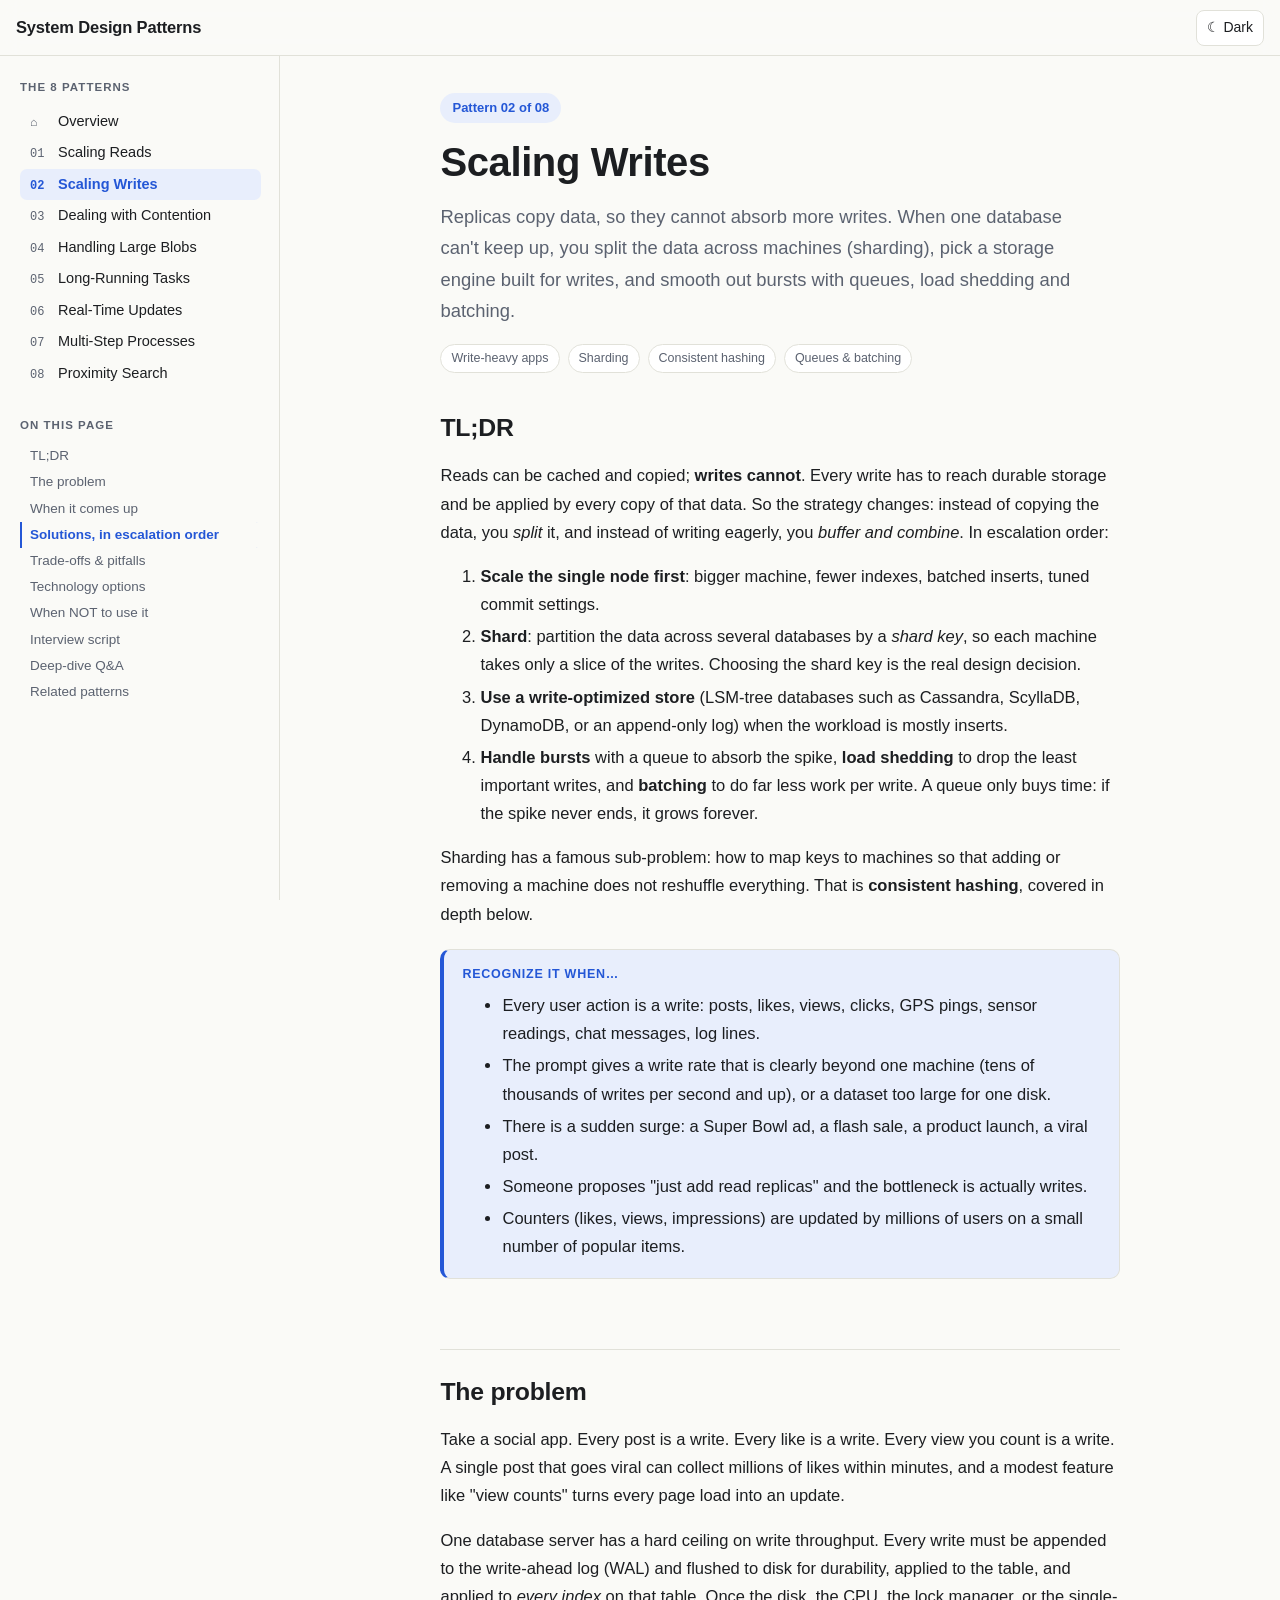
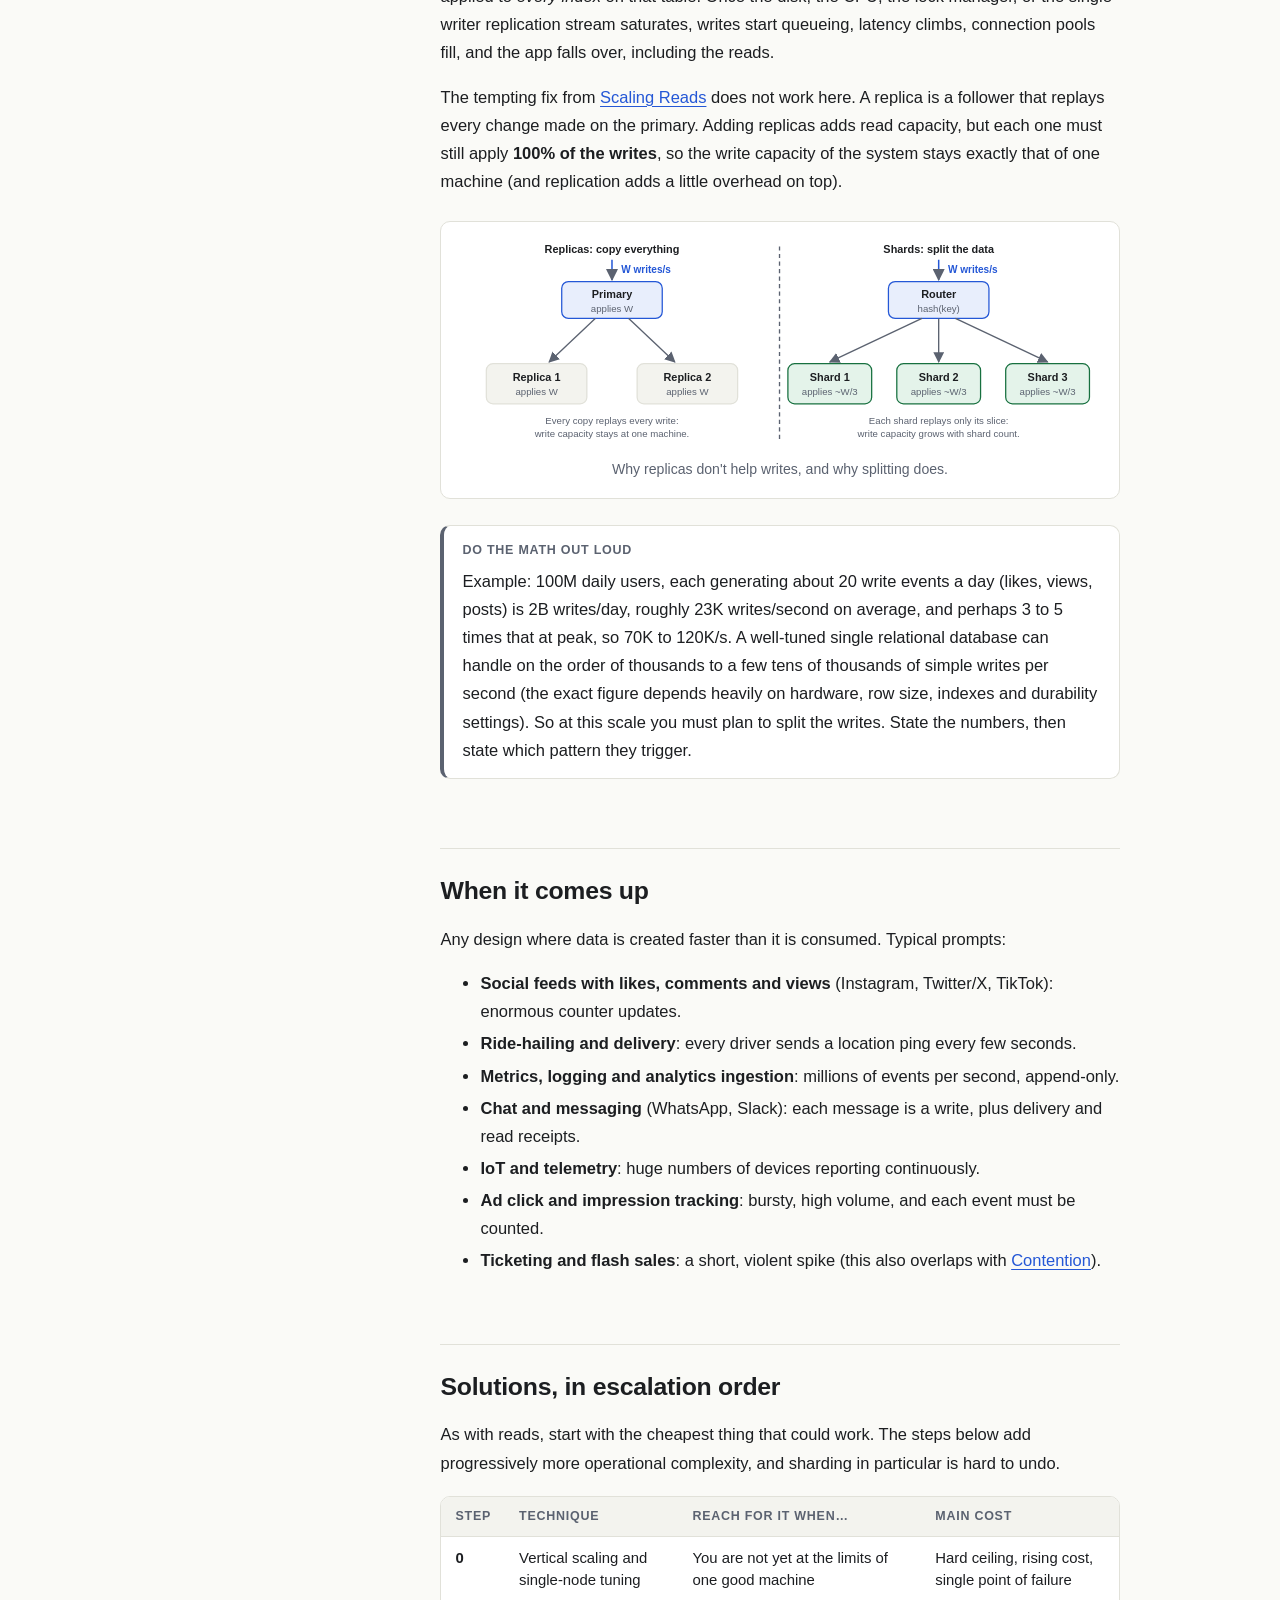
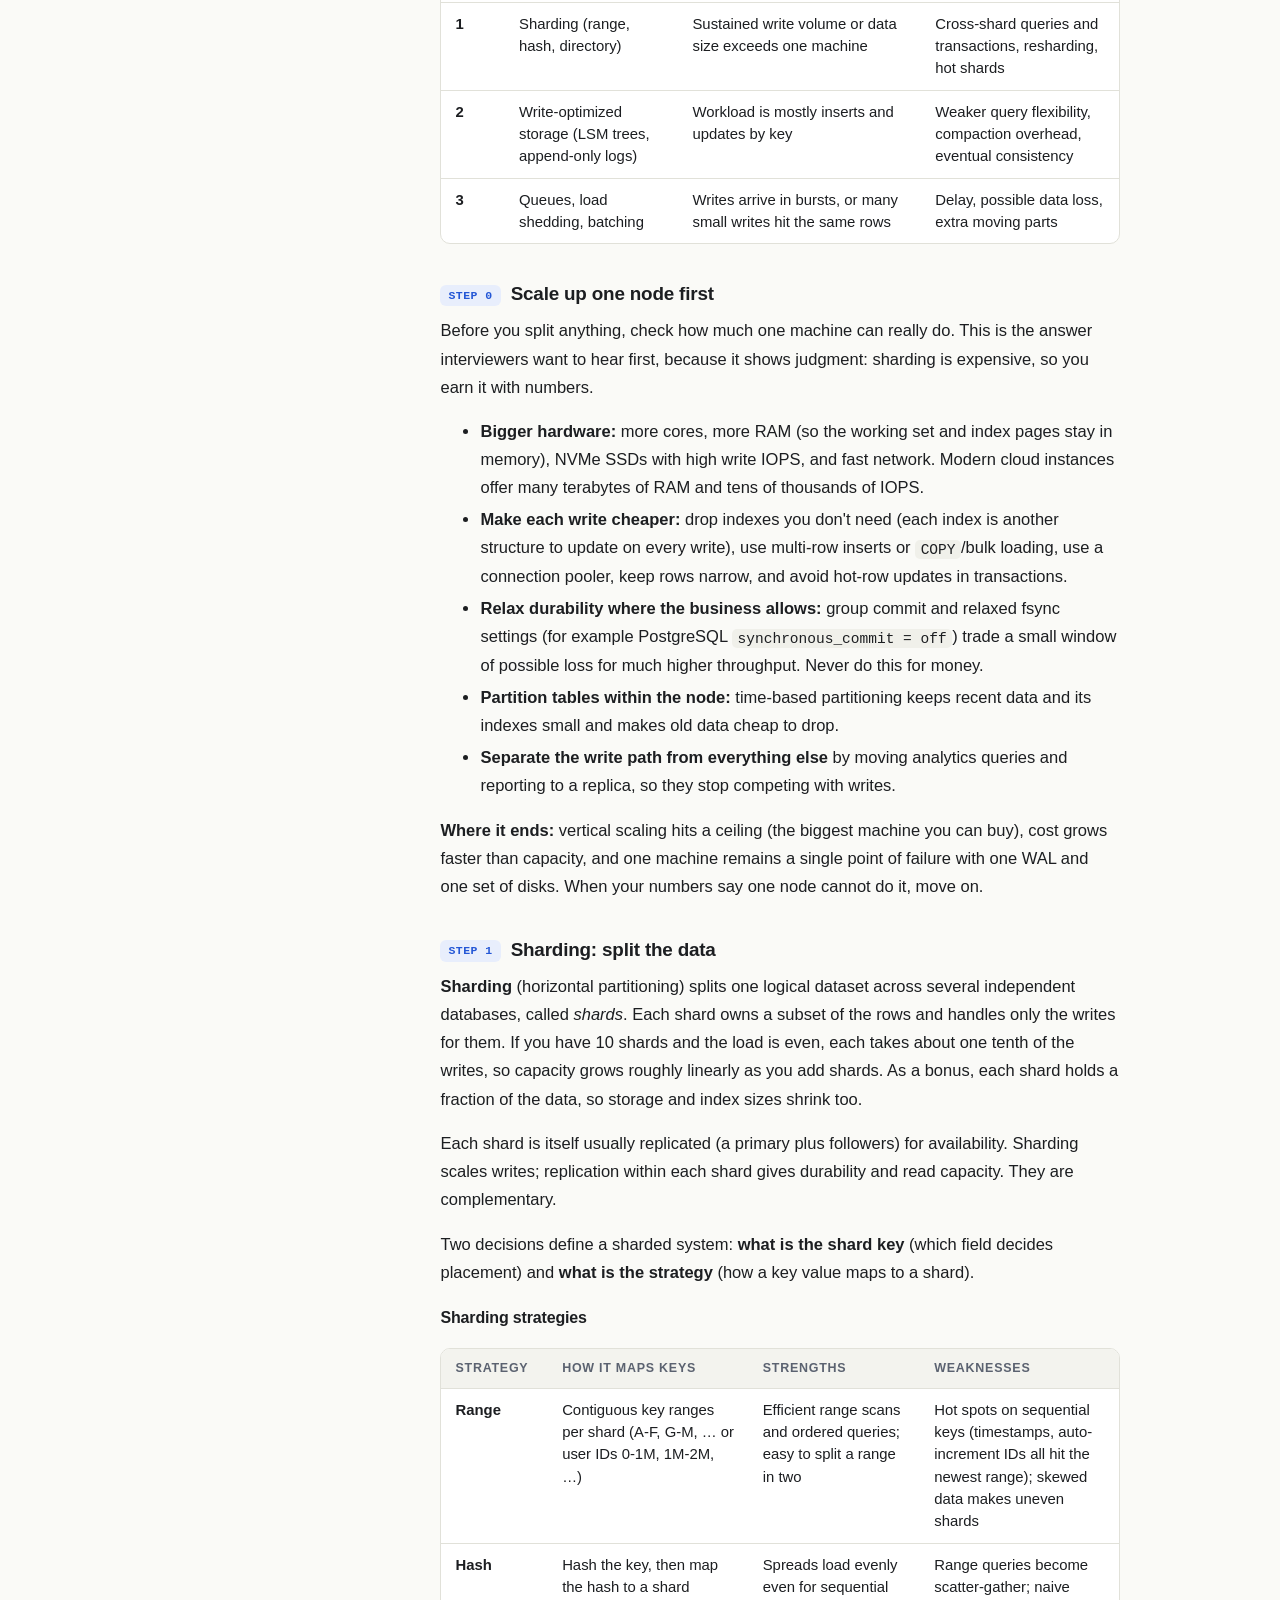
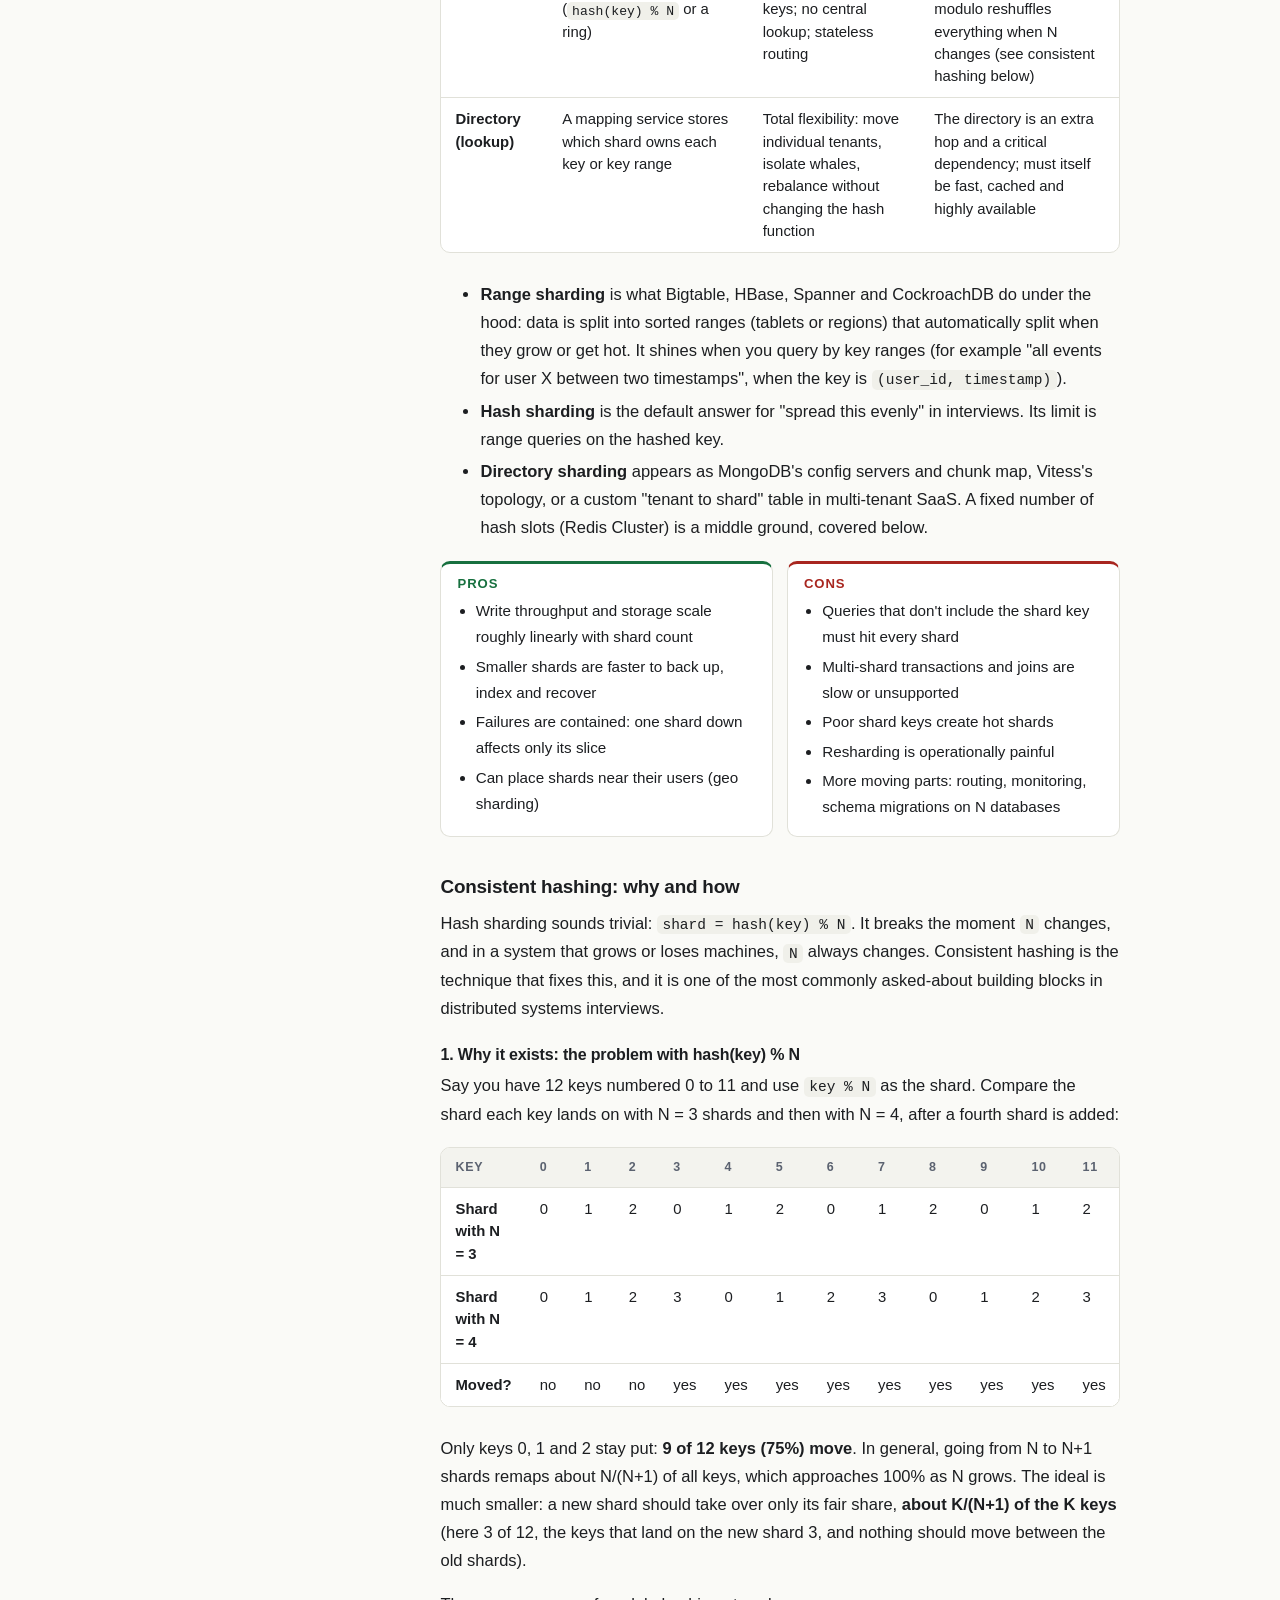
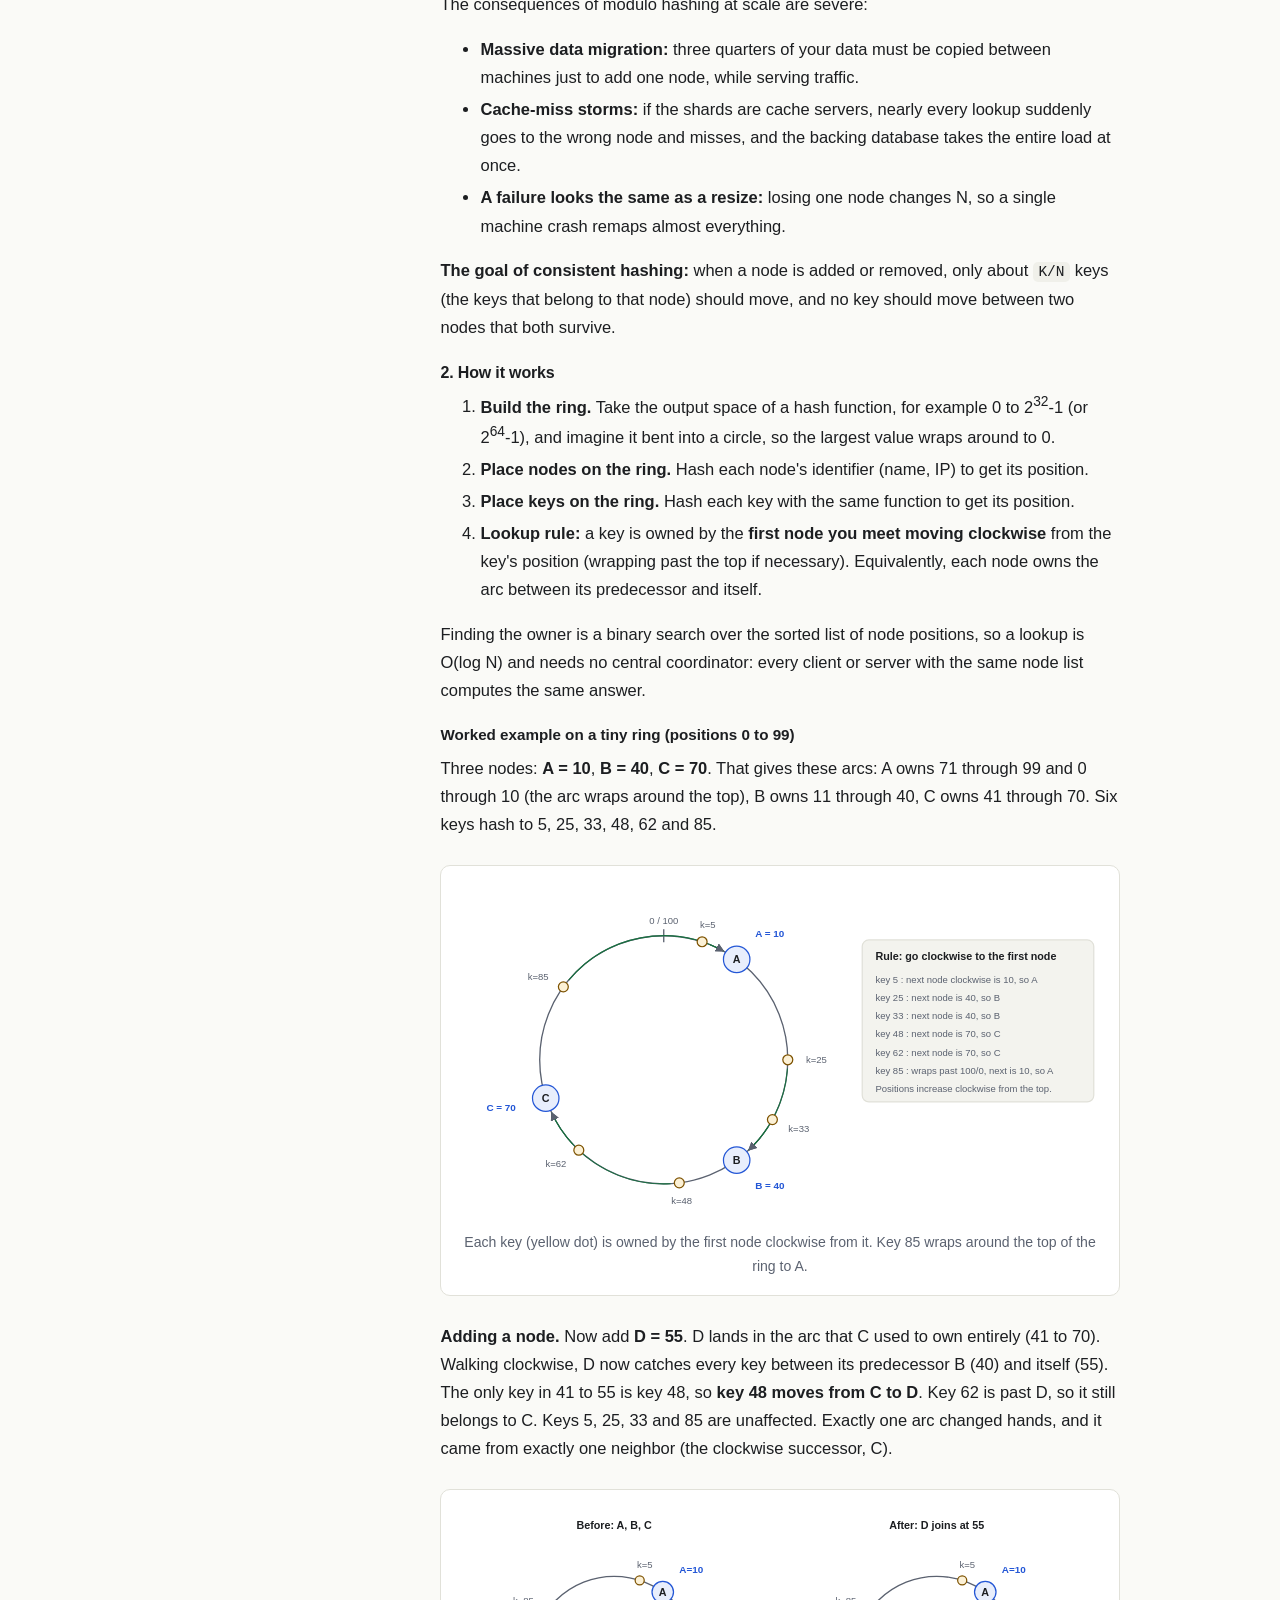
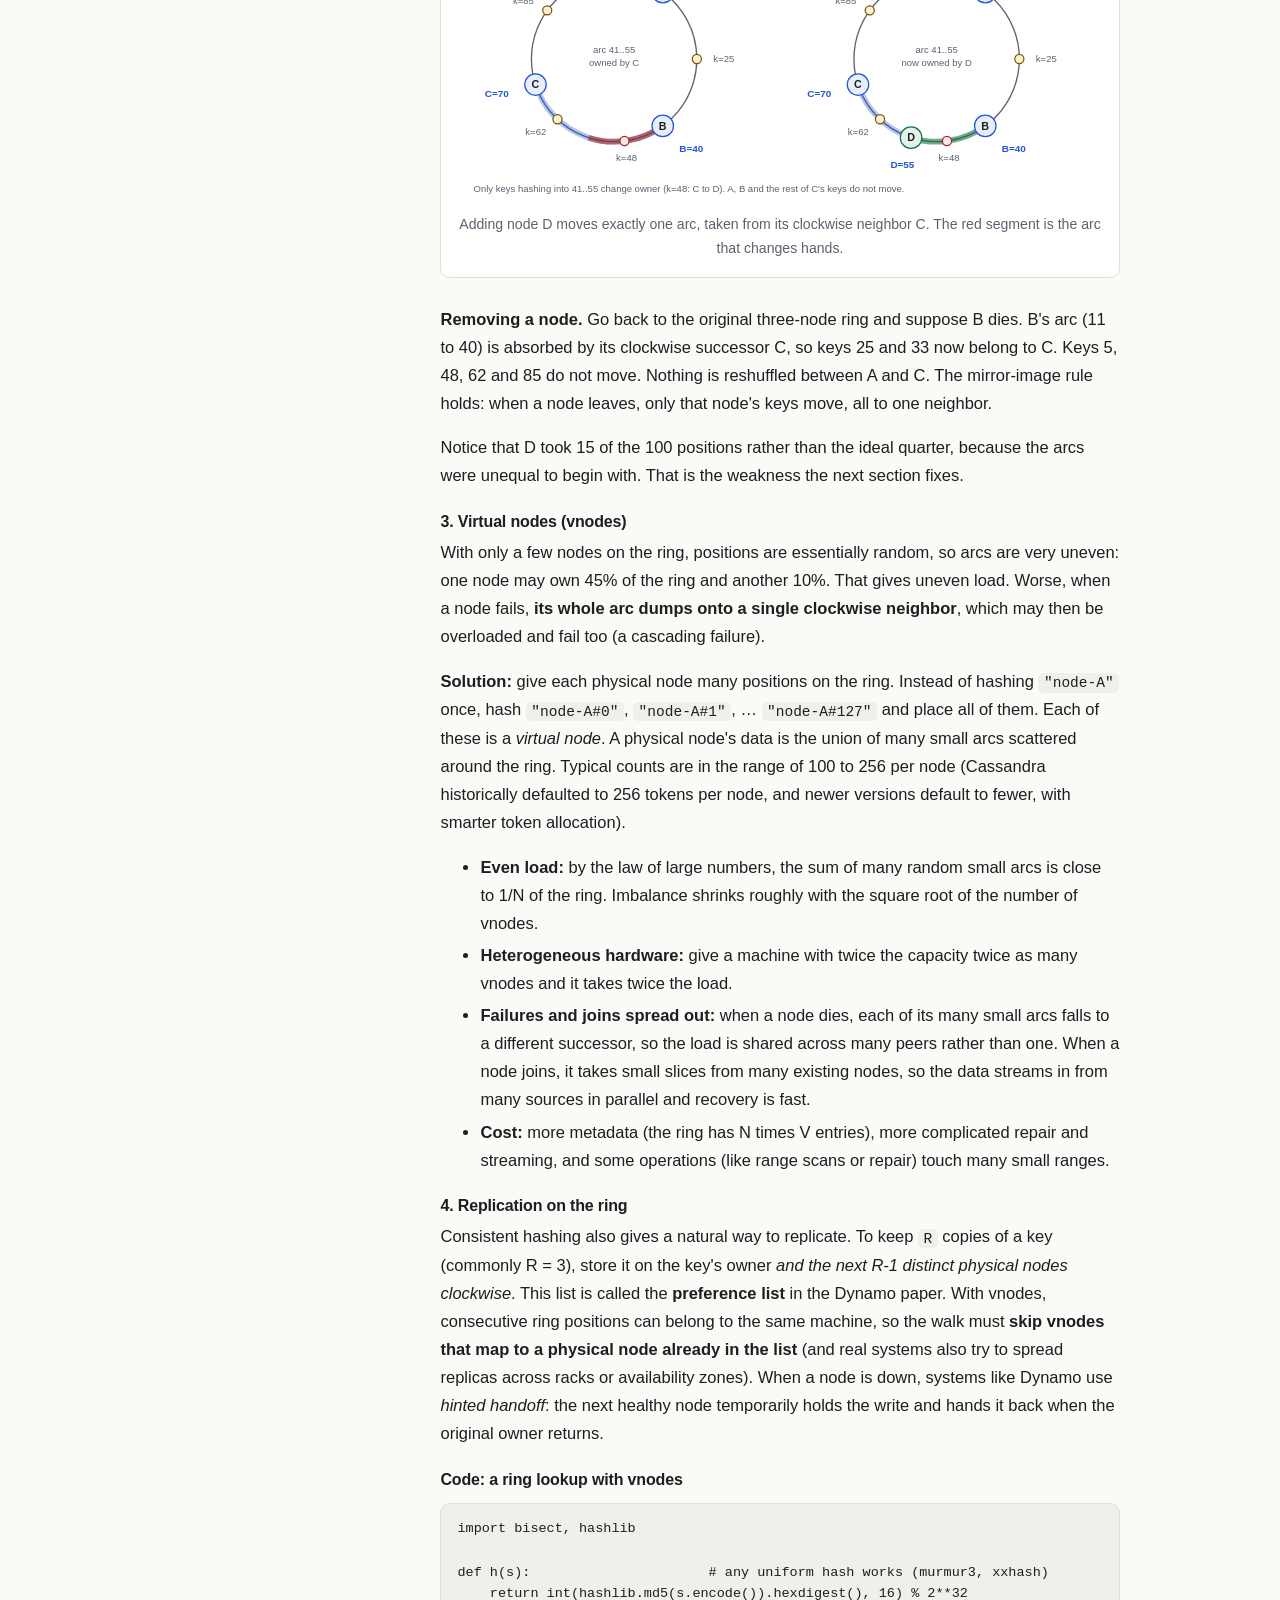
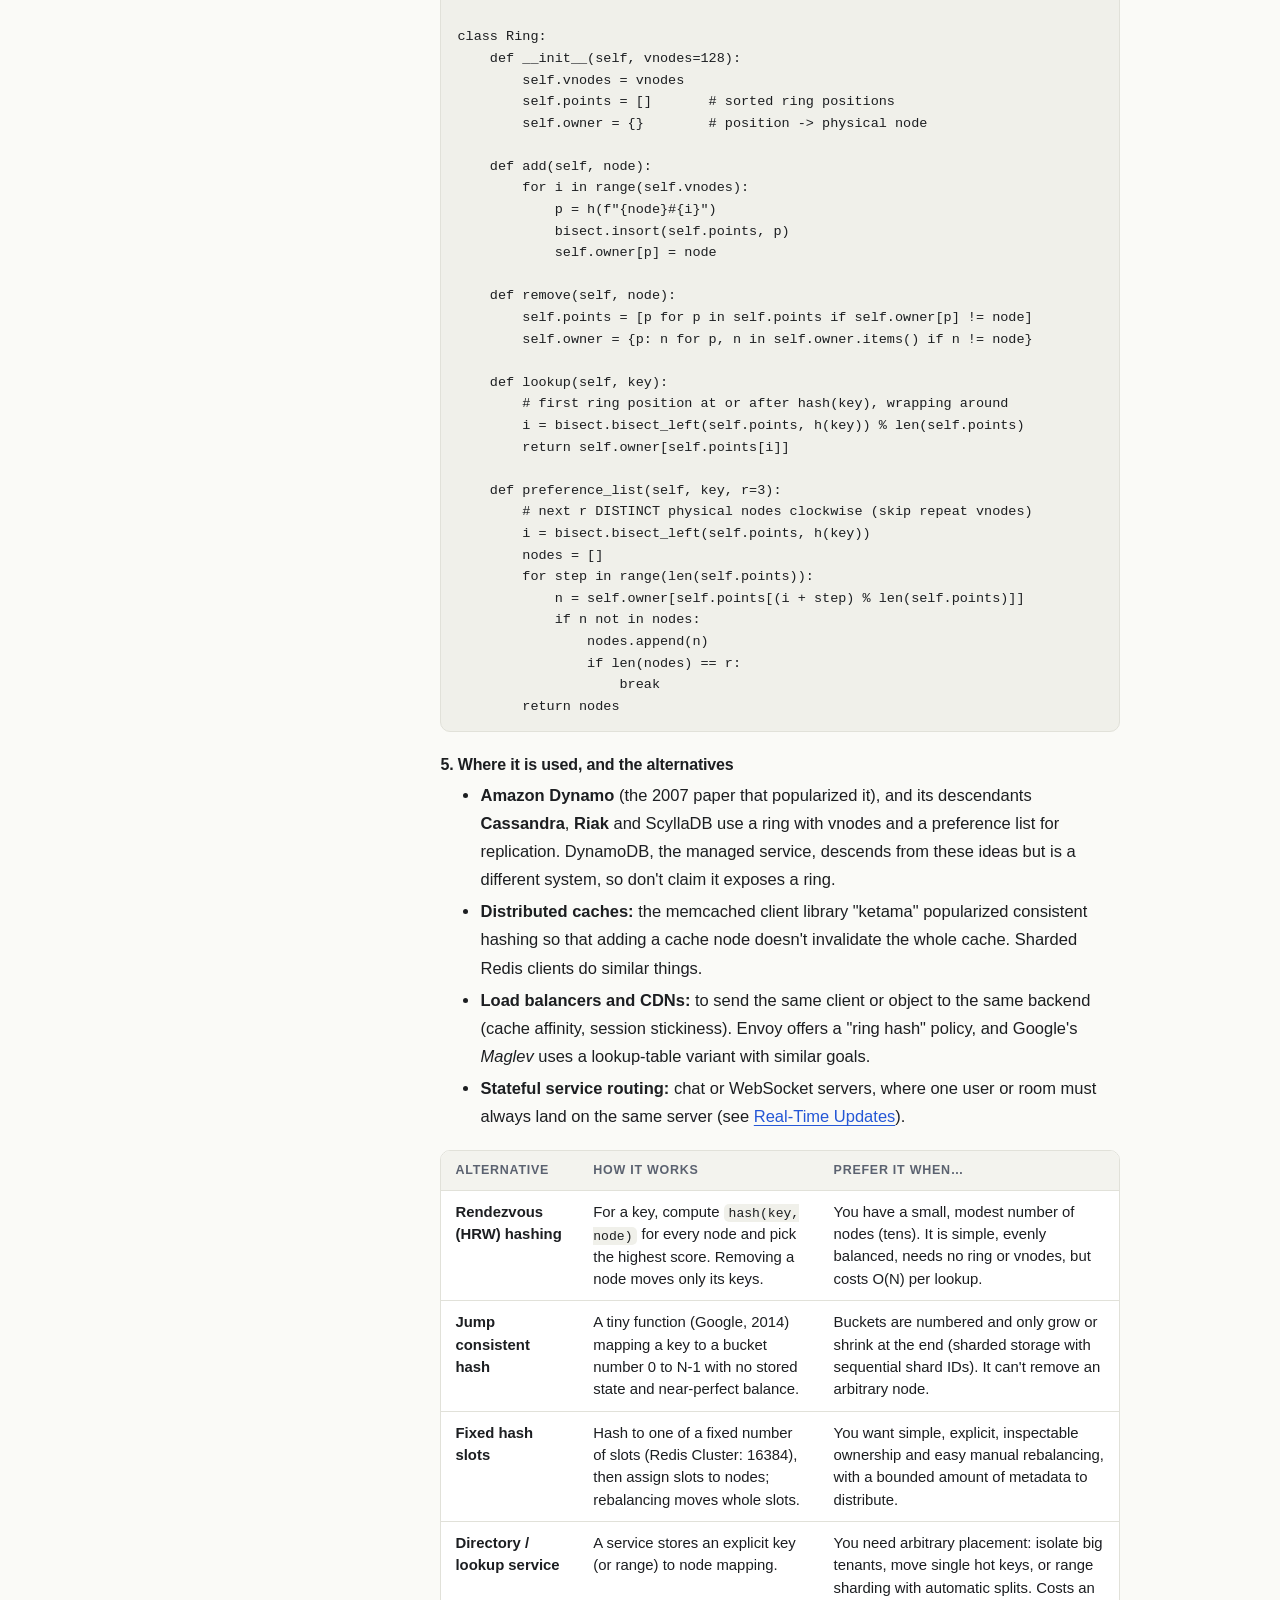
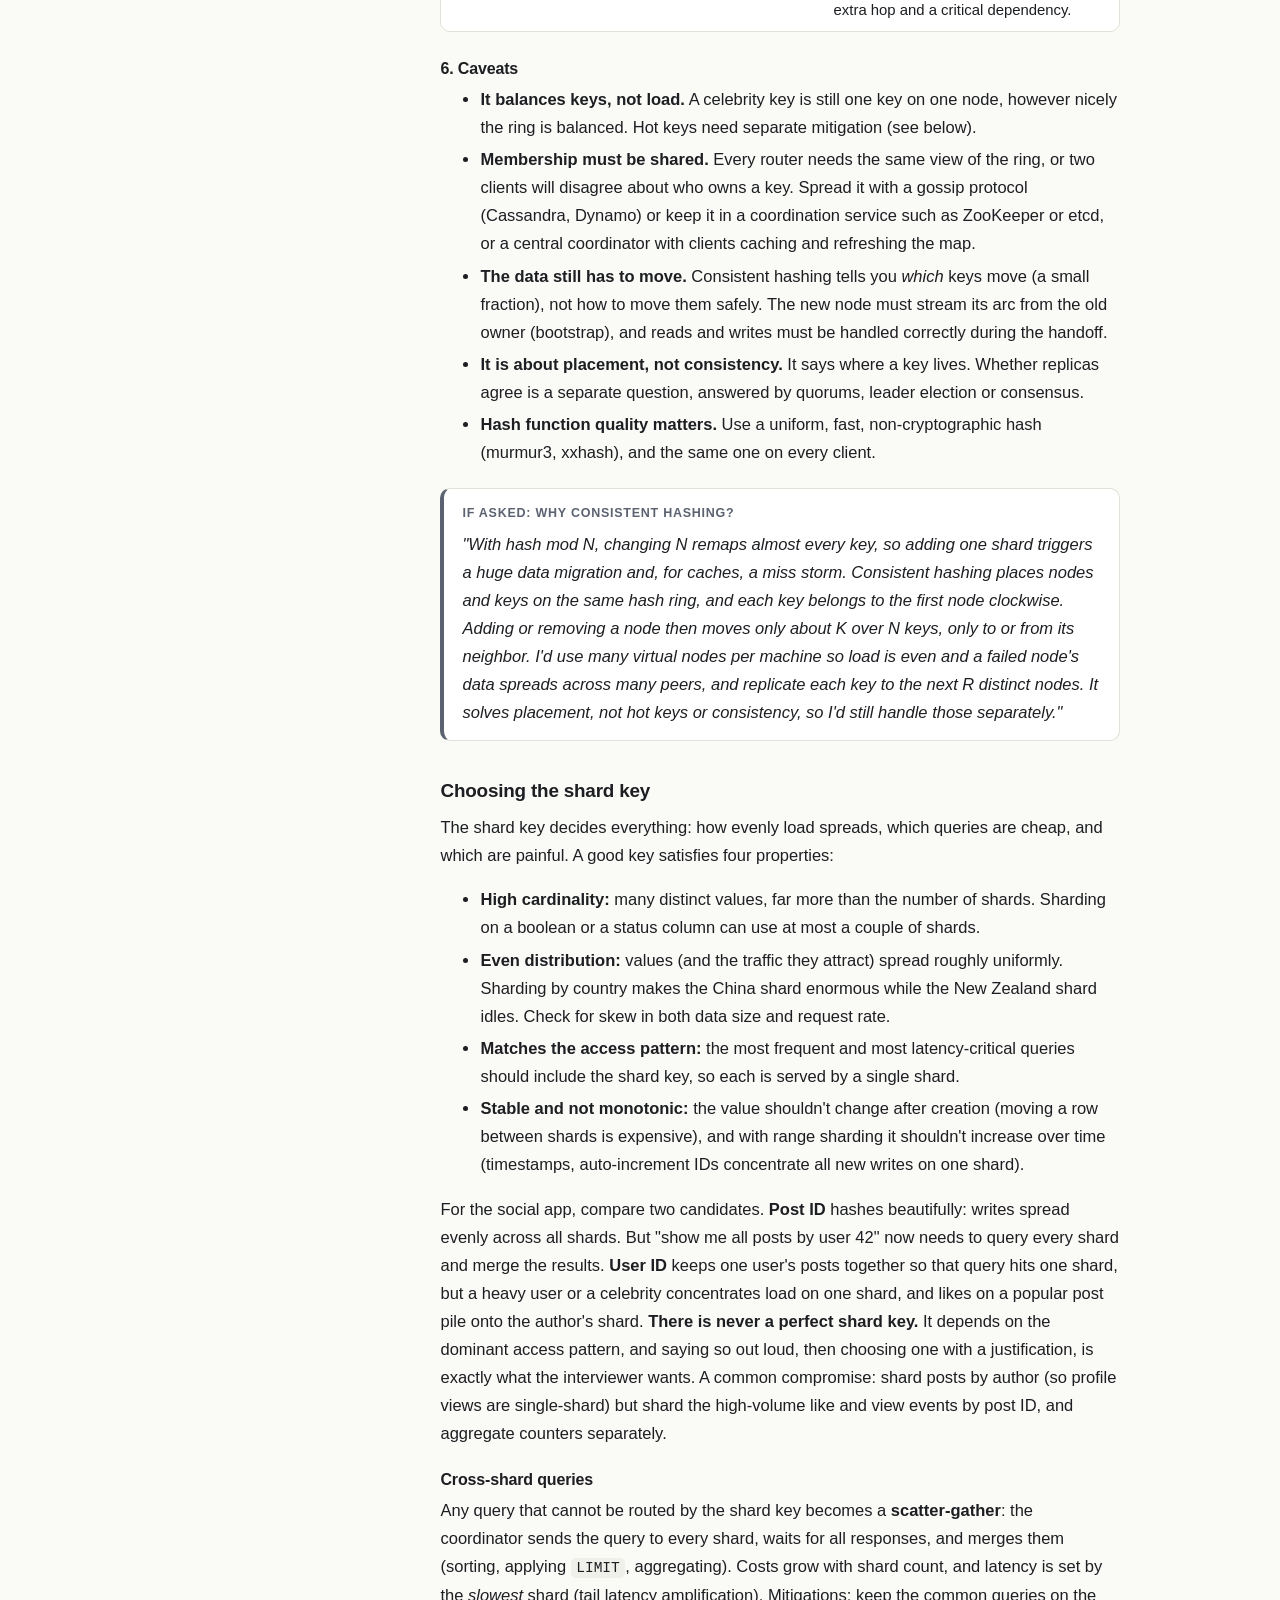
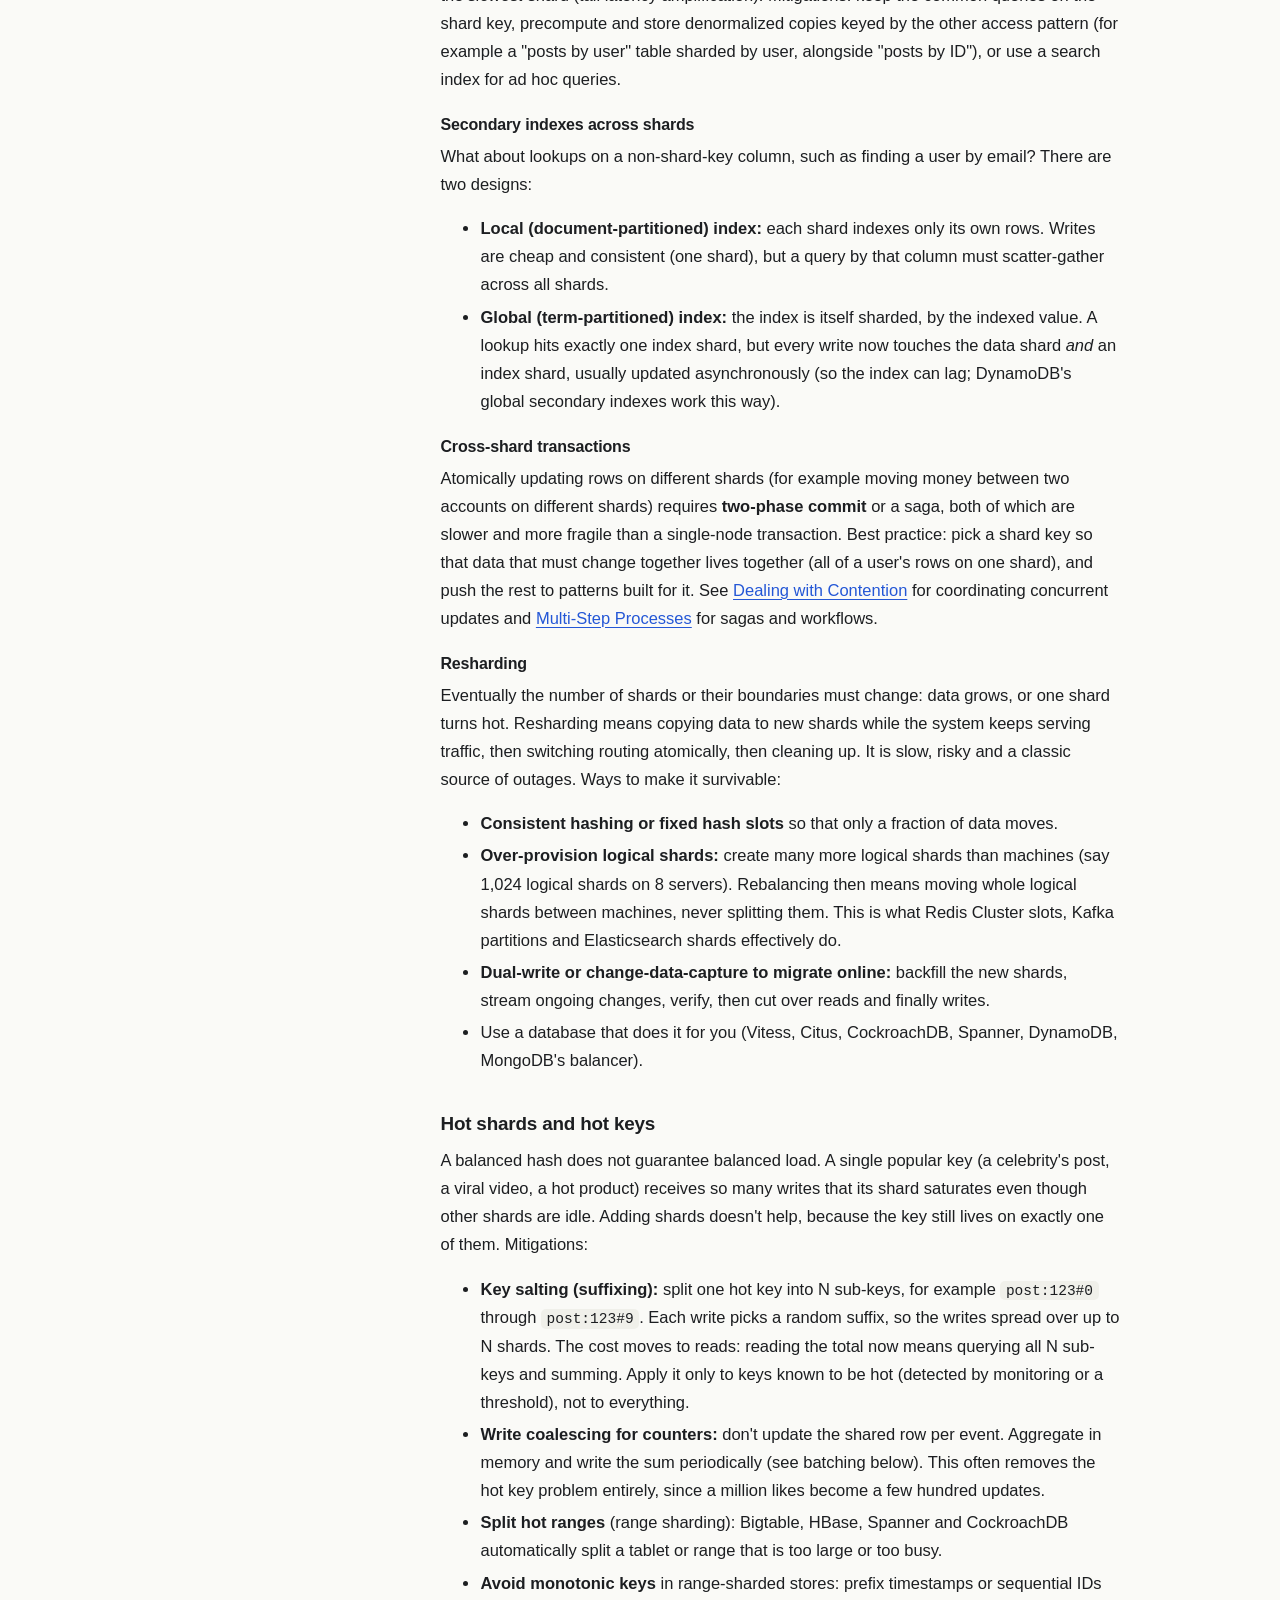
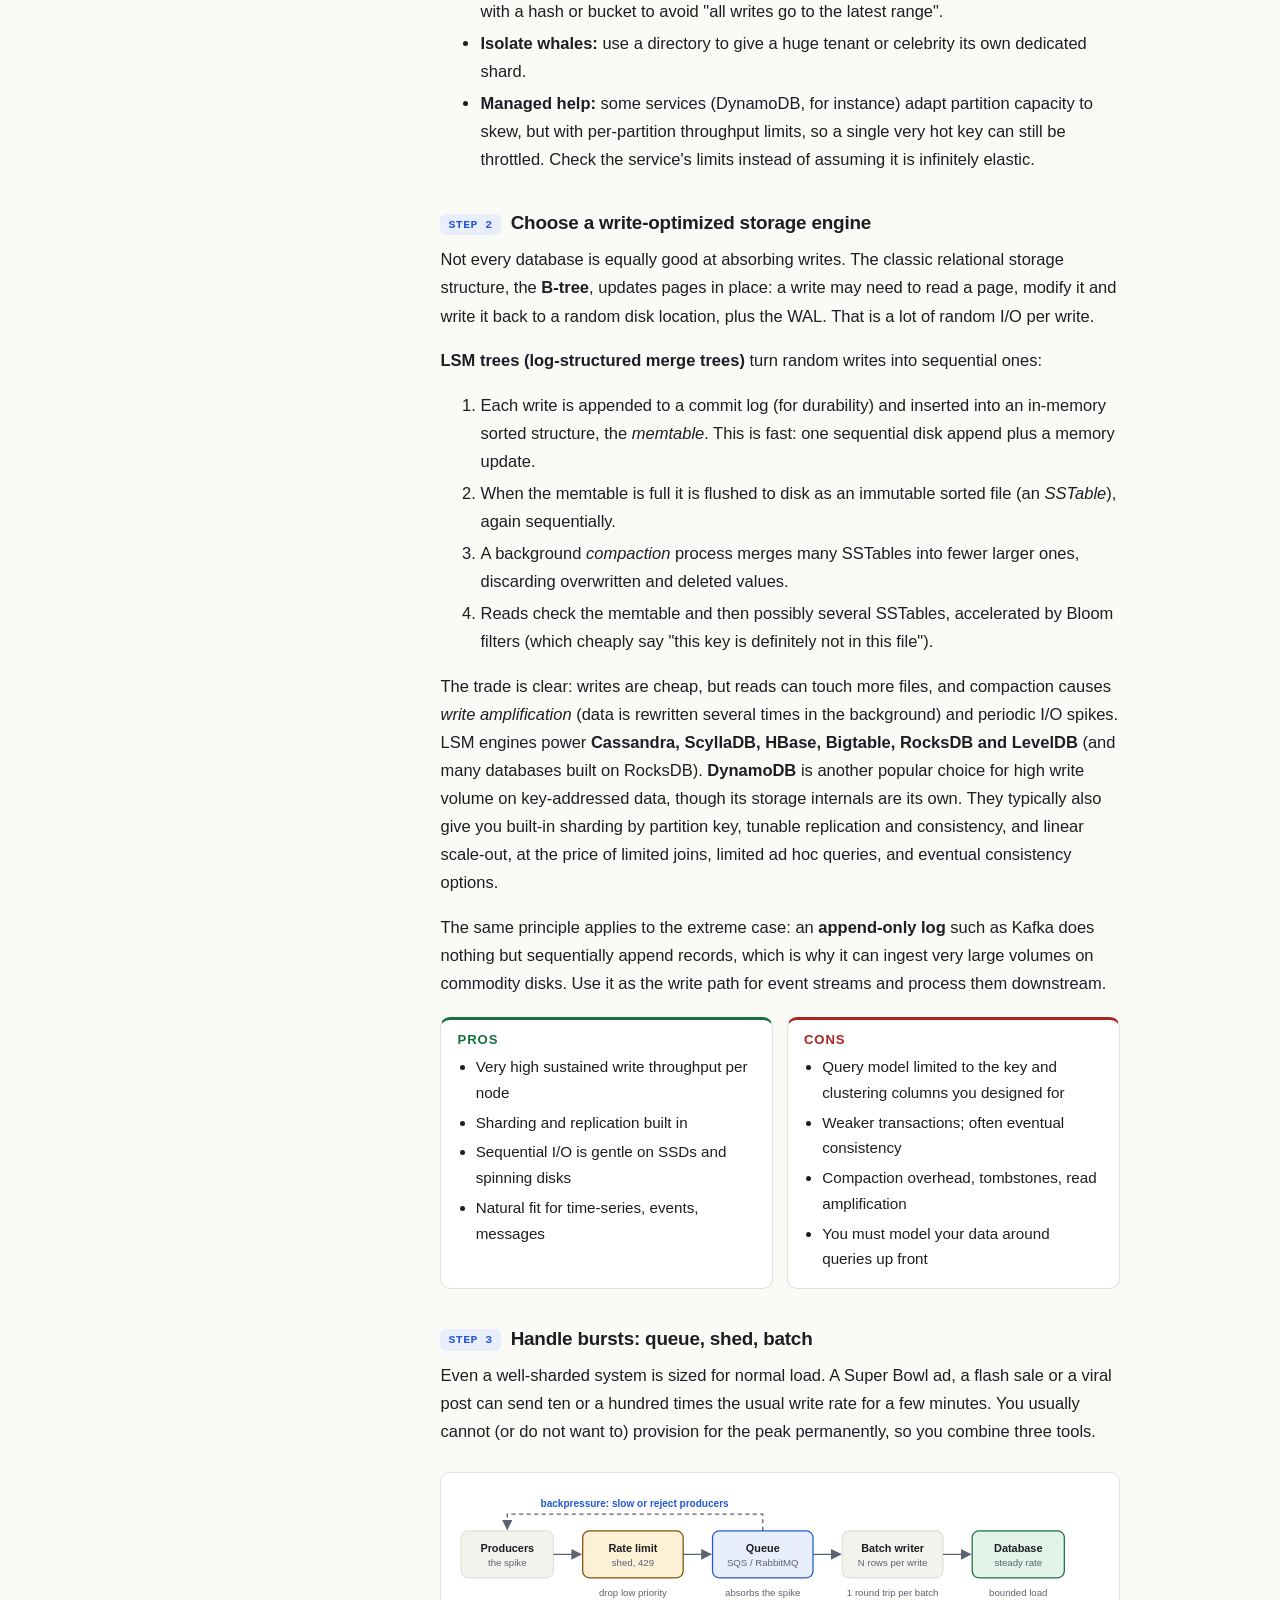
<file: patterns/02-scaling-writes.html>
<!doctype html>
<html lang="en">
<head>
<meta charset="utf-8">
<meta name="viewport" content="width=device-width, initial-scale=1">
<title>Scaling Writes — System Design Patterns</title>
<meta name="description" content="What to do when write traffic outgrows one database: vertical scaling, sharding and shard keys, consistent hashing, write-optimized storage, queues, load shedding and batching.">
<link rel="stylesheet" href="../assets/style.css">
</head>
<body data-page="02" data-root="../">
<div class="shell">
<main>
<div class="content">

<header class="hero">
  <span class="eyebrow">Pattern 02 of 08</span>
  <h1>Scaling Writes</h1>
  <p class="lede">Replicas copy data, so they cannot absorb more writes. When one database can't keep up, you split the data across machines (sharding), pick a storage engine built for writes, and smooth out bursts with queues, load shedding and batching.</p>
  <div class="meta">
    <span class="chip">Write-heavy apps</span>
    <span class="chip">Sharding</span>
    <span class="chip">Consistent hashing</span>
    <span class="chip">Queues &amp; batching</span>
  </div>
</header>

<section>
  <h2 id="tldr">TL;DR</h2>
  <p>Reads can be cached and copied; <strong>writes cannot</strong>. Every write has to reach durable storage and be applied by every copy of that data. So the strategy changes: instead of copying the data, you <em>split</em> it, and instead of writing eagerly, you <em>buffer and combine</em>. In escalation order:</p>
  <ol>
    <li><strong>Scale the single node first</strong>: bigger machine, fewer indexes, batched inserts, tuned commit settings.</li>
    <li><strong>Shard</strong>: partition the data across several databases by a <em>shard key</em>, so each machine takes only a slice of the writes. Choosing the shard key is the real design decision.</li>
    <li><strong>Use a write-optimized store</strong> (LSM-tree databases such as Cassandra, ScyllaDB, DynamoDB, or an append-only log) when the workload is mostly inserts.</li>
    <li><strong>Handle bursts</strong> with a queue to absorb the spike, <strong>load shedding</strong> to drop the least important writes, and <strong>batching</strong> to do far less work per write. A queue only buys time: if the spike never ends, it grows forever.</li>
  </ol>
  <p>Sharding has a famous sub-problem: how to map keys to machines so that adding or removing a machine does not reshuffle everything. That is <strong>consistent hashing</strong>, covered in depth below.</p>

  <div class="callout recognize">
    <span class="callout-title">Recognize it when…</span>
    <ul>
      <li>Every user action is a write: posts, likes, views, clicks, GPS pings, sensor readings, chat messages, log lines.</li>
      <li>The prompt gives a write rate that is clearly beyond one machine (tens of thousands of writes per second and up), or a dataset too large for one disk.</li>
      <li>There is a sudden surge: a Super Bowl ad, a flash sale, a product launch, a viral post.</li>
      <li>Someone proposes "just add read replicas" and the bottleneck is actually writes.</li>
      <li>Counters (likes, views, impressions) are updated by millions of users on a small number of popular items.</li>
    </ul>
  </div>
</section>

<section>
  <h2 id="problem">The problem</h2>
  <p>Take a social app. Every post is a write. Every like is a write. Every view you count is a write. A single post that goes viral can collect millions of likes within minutes, and a modest feature like "view counts" turns every page load into an update.</p>
  <p>One database server has a hard ceiling on write throughput. Every write must be appended to the write-ahead log (WAL) and flushed to disk for durability, applied to the table, and applied to <em>every index</em> on that table. Once the disk, the CPU, the lock manager, or the single-writer replication stream saturates, writes start queueing, latency climbs, connection pools fill, and the app falls over, including the reads.</p>
  <p>The tempting fix from <a href="01-scaling-reads.html">Scaling Reads</a> does not work here. A replica is a follower that replays every change made on the primary. Adding replicas adds read capacity, but each one must still apply <strong>100% of the writes</strong>, so the write capacity of the system stays exactly that of one machine (and replication adds a little overhead on top).</p>

  <figure class="diagram">
    <svg viewBox="0 0 770 250" role="img" aria-label="Left: a primary and two replicas, every node applies all writes. Right: a router and three shards, each shard applies about one third of the writes">
      <text class="t t-mid" x="185" y="18">Replicas: copy everything</text>
      <line class="l-a" x1="185" y1="26" x2="185" y2="50" marker-end="url(#arrow)"/>
      <text class="t-a" x="196" y="42">W writes/s</text>
      <rect class="n-a" x="125" y="52" width="120" height="44" rx="8"/>
      <text class="t t-mid" x="185" y="72">Primary</text>
      <text class="t-s t-mid" x="185" y="88">applies W</text>
      <line class="l" x1="165" y1="96" x2="110" y2="148" marker-end="url(#arrow)"/>
      <line class="l" x1="205" y1="96" x2="260" y2="148" marker-end="url(#arrow)"/>
      <rect class="n" x="35" y="150" width="120" height="48" rx="8"/>
      <text class="t t-mid" x="95" y="171">Replica 1</text>
      <text class="t-s t-mid" x="95" y="188">applies W</text>
      <rect class="n" x="215" y="150" width="120" height="48" rx="8"/>
      <text class="t t-mid" x="275" y="171">Replica 2</text>
      <text class="t-s t-mid" x="275" y="188">applies W</text>
      <text class="t-s t-mid" x="185" y="222">Every copy replays every write:</text>
      <text class="t-s t-mid" x="185" y="238">write capacity stays at one machine.</text>

      <line class="l dash" x1="385" y1="10" x2="385" y2="240"/>

      <text class="t t-mid" x="575" y="18">Shards: split the data</text>
      <line class="l-a" x1="575" y1="26" x2="575" y2="50" marker-end="url(#arrow)"/>
      <text class="t-a" x="586" y="42">W writes/s</text>
      <rect class="n-a" x="515" y="52" width="120" height="44" rx="8"/>
      <text class="t t-mid" x="575" y="72">Router</text>
      <text class="t-s t-mid" x="575" y="88">hash(key)</text>
      <line class="l" x1="555" y1="96" x2="445" y2="148" marker-end="url(#arrow)"/>
      <line class="l" x1="575" y1="96" x2="575" y2="148" marker-end="url(#arrow)"/>
      <line class="l" x1="595" y1="96" x2="705" y2="148" marker-end="url(#arrow)"/>
      <rect class="n-g" x="395" y="150" width="100" height="48" rx="8"/>
      <text class="t t-mid" x="445" y="171">Shard 1</text>
      <text class="t-s t-mid" x="445" y="188">applies ~W/3</text>
      <rect class="n-g" x="525" y="150" width="100" height="48" rx="8"/>
      <text class="t t-mid" x="575" y="171">Shard 2</text>
      <text class="t-s t-mid" x="575" y="188">applies ~W/3</text>
      <rect class="n-g" x="655" y="150" width="100" height="48" rx="8"/>
      <text class="t t-mid" x="705" y="171">Shard 3</text>
      <text class="t-s t-mid" x="705" y="188">applies ~W/3</text>
      <text class="t-s t-mid" x="575" y="222">Each shard replays only its slice:</text>
      <text class="t-s t-mid" x="575" y="238">write capacity grows with shard count.</text>
    </svg>
    <figcaption>Why replicas don't help writes, and why splitting does.</figcaption>
  </figure>

  <div class="callout interview">
    <span class="callout-title">Do the math out loud</span>
    <p>Example: 100M daily users, each generating about 20 write events a day (likes, views, posts) is 2B writes/day, roughly 23K writes/second on average, and perhaps 3 to 5 times that at peak, so 70K to 120K/s. A well-tuned single relational database can handle on the order of thousands to a few tens of thousands of simple writes per second (the exact figure depends heavily on hardware, row size, indexes and durability settings). So at this scale you must plan to split the writes. State the numbers, then state which pattern they trigger.</p>
  </div>
</section>

<section>
  <h2 id="when">When it comes up</h2>
  <p>Any design where data is created faster than it is consumed. Typical prompts:</p>
  <ul>
    <li><strong>Social feeds with likes, comments and views</strong> (Instagram, Twitter/X, TikTok): enormous counter updates.</li>
    <li><strong>Ride-hailing and delivery</strong>: every driver sends a location ping every few seconds.</li>
    <li><strong>Metrics, logging and analytics ingestion</strong>: millions of events per second, append-only.</li>
    <li><strong>Chat and messaging</strong> (WhatsApp, Slack): each message is a write, plus delivery and read receipts.</li>
    <li><strong>IoT and telemetry</strong>: huge numbers of devices reporting continuously.</li>
    <li><strong>Ad click and impression tracking</strong>: bursty, high volume, and each event must be counted.</li>
    <li><strong>Ticketing and flash sales</strong>: a short, violent spike (this also overlaps with <a href="03-contention.html">Contention</a>).</li>
  </ul>
</section>

<section>
  <h2 id="solutions">Solutions, in escalation order</h2>
  <p>As with reads, start with the cheapest thing that could work. The steps below add progressively more operational complexity, and sharding in particular is hard to undo.</p>

  <div class="table-wrap">
    <table>
      <thead><tr><th>Step</th><th>Technique</th><th>Reach for it when…</th><th>Main cost</th></tr></thead>
      <tbody>
        <tr><td>0</td><td>Vertical scaling and single-node tuning</td><td>You are not yet at the limits of one good machine</td><td>Hard ceiling, rising cost, single point of failure</td></tr>
        <tr><td>1</td><td>Sharding (range, hash, directory)</td><td>Sustained write volume or data size exceeds one machine</td><td>Cross-shard queries and transactions, resharding, hot shards</td></tr>
        <tr><td>2</td><td>Write-optimized storage (LSM trees, append-only logs)</td><td>Workload is mostly inserts and updates by key</td><td>Weaker query flexibility, compaction overhead, eventual consistency</td></tr>
        <tr><td>3</td><td>Queues, load shedding, batching</td><td>Writes arrive in bursts, or many small writes hit the same rows</td><td>Delay, possible data loss, extra moving parts</td></tr>
      </tbody>
    </table>
  </div>

  <h3><span class="step">Step 0</span>Scale up one node first</h3>
  <p>Before you split anything, check how much one machine can really do. This is the answer interviewers want to hear first, because it shows judgment: sharding is expensive, so you earn it with numbers.</p>
  <ul>
    <li><strong>Bigger hardware:</strong> more cores, more RAM (so the working set and index pages stay in memory), NVMe SSDs with high write IOPS, and fast network. Modern cloud instances offer many terabytes of RAM and tens of thousands of IOPS.</li>
    <li><strong>Make each write cheaper:</strong> drop indexes you don't need (each index is another structure to update on every write), use multi-row inserts or <code>COPY</code>/bulk loading, use a connection pooler, keep rows narrow, and avoid hot-row updates in transactions.</li>
    <li><strong>Relax durability where the business allows:</strong> group commit and relaxed fsync settings (for example PostgreSQL <code>synchronous_commit = off</code>) trade a small window of possible loss for much higher throughput. Never do this for money.</li>
    <li><strong>Partition tables within the node:</strong> time-based partitioning keeps recent data and its indexes small and makes old data cheap to drop.</li>
    <li><strong>Separate the write path from everything else</strong> by moving analytics queries and reporting to a replica, so they stop competing with writes.</li>
  </ul>
  <p><strong>Where it ends:</strong> vertical scaling hits a ceiling (the biggest machine you can buy), cost grows faster than capacity, and one machine remains a single point of failure with one WAL and one set of disks. When your numbers say one node cannot do it, move on.</p>

  <h3><span class="step">Step 1</span>Sharding: split the data</h3>
  <p><strong>Sharding</strong> (horizontal partitioning) splits one logical dataset across several independent databases, called <em>shards</em>. Each shard owns a subset of the rows and handles only the writes for them. If you have 10 shards and the load is even, each takes about one tenth of the writes, so capacity grows roughly linearly as you add shards. As a bonus, each shard holds a fraction of the data, so storage and index sizes shrink too.</p>
  <p>Each shard is itself usually replicated (a primary plus followers) for availability. Sharding scales writes; replication within each shard gives durability and read capacity. They are complementary.</p>
  <p>Two decisions define a sharded system: <strong>what is the shard key</strong> (which field decides placement) and <strong>what is the strategy</strong> (how a key value maps to a shard).</p>

  <h4>Sharding strategies</h4>
  <div class="table-wrap">
    <table>
      <thead><tr><th>Strategy</th><th>How it maps keys</th><th>Strengths</th><th>Weaknesses</th></tr></thead>
      <tbody>
        <tr><td>Range</td><td>Contiguous key ranges per shard (A-F, G-M, … or user IDs 0-1M, 1M-2M, …)</td><td>Efficient range scans and ordered queries; easy to split a range in two</td><td>Hot spots on sequential keys (timestamps, auto-increment IDs all hit the newest range); skewed data makes uneven shards</td></tr>
        <tr><td>Hash</td><td>Hash the key, then map the hash to a shard (<code>hash(key) % N</code> or a ring)</td><td>Spreads load evenly even for sequential keys; no central lookup; stateless routing</td><td>Range queries become scatter-gather; naive modulo reshuffles everything when N changes (see consistent hashing below)</td></tr>
        <tr><td>Directory (lookup)</td><td>A mapping service stores which shard owns each key or key range</td><td>Total flexibility: move individual tenants, isolate whales, rebalance without changing the hash function</td><td>The directory is an extra hop and a critical dependency; must itself be fast, cached and highly available</td></tr>
      </tbody>
    </table>
  </div>
  <ul>
    <li><strong>Range sharding</strong> is what Bigtable, HBase, Spanner and CockroachDB do under the hood: data is split into sorted ranges (tablets or regions) that automatically split when they grow or get hot. It shines when you query by key ranges (for example "all events for user X between two timestamps", when the key is <code>(user_id, timestamp)</code>).</li>
    <li><strong>Hash sharding</strong> is the default answer for "spread this evenly" in interviews. Its limit is range queries on the hashed key.</li>
    <li><strong>Directory sharding</strong> appears as MongoDB's config servers and chunk map, Vitess's topology, or a custom "tenant to shard" table in multi-tenant SaaS. A fixed number of hash slots (Redis Cluster) is a middle ground, covered below.</li>
  </ul>

  <div class="proscons">
    <div class="pros"><h4>Pros</h4><ul>
      <li>Write throughput and storage scale roughly linearly with shard count</li>
      <li>Smaller shards are faster to back up, index and recover</li>
      <li>Failures are contained: one shard down affects only its slice</li>
      <li>Can place shards near their users (geo sharding)</li>
    </ul></div>
    <div class="cons"><h4>Cons</h4><ul>
      <li>Queries that don't include the shard key must hit every shard</li>
      <li>Multi-shard transactions and joins are slow or unsupported</li>
      <li>Poor shard keys create hot shards</li>
      <li>Resharding is operationally painful</li>
      <li>More moving parts: routing, monitoring, schema migrations on N databases</li>
    </ul></div>
  </div>

  <h3 id="consistent-hashing">Consistent hashing: why and how</h3>
  <p>Hash sharding sounds trivial: <code>shard = hash(key) % N</code>. It breaks the moment <code>N</code> changes, and in a system that grows or loses machines, <code>N</code> always changes. Consistent hashing is the technique that fixes this, and it is one of the most commonly asked-about building blocks in distributed systems interviews.</p>

  <h4>1. Why it exists: the problem with hash(key) % N</h4>
  <p>Say you have 12 keys numbered 0 to 11 and use <code>key % N</code> as the shard. Compare the shard each key lands on with N = 3 shards and then with N = 4, after a fourth shard is added:</p>

  <div class="table-wrap">
    <table>
      <thead><tr><th>Key</th><th>0</th><th>1</th><th>2</th><th>3</th><th>4</th><th>5</th><th>6</th><th>7</th><th>8</th><th>9</th><th>10</th><th>11</th></tr></thead>
      <tbody>
        <tr><td>Shard with N = 3</td><td>0</td><td>1</td><td>2</td><td>0</td><td>1</td><td>2</td><td>0</td><td>1</td><td>2</td><td>0</td><td>1</td><td>2</td></tr>
        <tr><td>Shard with N = 4</td><td>0</td><td>1</td><td>2</td><td>3</td><td>0</td><td>1</td><td>2</td><td>3</td><td>0</td><td>1</td><td>2</td><td>3</td></tr>
        <tr><td>Moved?</td><td>no</td><td>no</td><td>no</td><td>yes</td><td>yes</td><td>yes</td><td>yes</td><td>yes</td><td>yes</td><td>yes</td><td>yes</td><td>yes</td></tr>
      </tbody>
    </table>
  </div>
  <p>Only keys 0, 1 and 2 stay put: <strong>9 of 12 keys (75%) move</strong>. In general, going from N to N+1 shards remaps about N/(N+1) of all keys, which approaches 100% as N grows. The ideal is much smaller: a new shard should take over only its fair share, <strong>about K/(N+1) of the K keys</strong> (here 3 of 12, the keys that land on the new shard 3, and nothing should move between the old shards).</p>
  <p>The consequences of modulo hashing at scale are severe:</p>
  <ul>
    <li><strong>Massive data migration:</strong> three quarters of your data must be copied between machines just to add one node, while serving traffic.</li>
    <li><strong>Cache-miss storms:</strong> if the shards are cache servers, nearly every lookup suddenly goes to the wrong node and misses, and the backing database takes the entire load at once.</li>
    <li><strong>A failure looks the same as a resize:</strong> losing one node changes N, so a single machine crash remaps almost everything.</li>
  </ul>
  <p><strong>The goal of consistent hashing:</strong> when a node is added or removed, only about <code>K/N</code> keys (the keys that belong to that node) should move, and no key should move between two nodes that both survive.</p>

  <h4>2. How it works</h4>
  <ol>
    <li><strong>Build the ring.</strong> Take the output space of a hash function, for example 0 to 2<sup>32</sup>-1 (or 2<sup>64</sup>-1), and imagine it bent into a circle, so the largest value wraps around to 0.</li>
    <li><strong>Place nodes on the ring.</strong> Hash each node's identifier (name, IP) to get its position.</li>
    <li><strong>Place keys on the ring.</strong> Hash each key with the same function to get its position.</li>
    <li><strong>Lookup rule:</strong> a key is owned by the <strong>first node you meet moving clockwise</strong> from the key's position (wrapping past the top if necessary). Equivalently, each node owns the arc between its predecessor and itself.</li>
  </ol>
  <p>Finding the owner is a binary search over the sorted list of node positions, so a lookup is O(log N) and needs no central coordinator: every client or server with the same node list computes the same answer.</p>

  <h5 style="margin:1.2em 0 .4em;font-size:.95rem">Worked example on a tiny ring (positions 0 to 99)</h5>
  <p>Three nodes: <strong>A = 10</strong>, <strong>B = 40</strong>, <strong>C = 70</strong>. That gives these arcs: A owns 71 through 99 and 0 through 10 (the arc wraps around the top), B owns 11 through 40, C owns 41 through 70. Six keys hash to 5, 25, 33, 48, 62 and 85.</p>

  <figure class="diagram">
    <svg viewBox="0 0 780 410" role="img" aria-label="A hash ring from 0 to 100 with nodes A at 10, B at 40 and C at 70, and keys at 5, 25, 33, 48, 62 and 85. Green arrows run clockwise from each key to its owner node">
      <circle class="l" cx="250" cy="215" r="150"/>
      <line class="l" x1="250" y1="57" x2="250" y2="73"/>
      <text class="t-s t-mid" x="250" y="51">0 / 100</text>
      <path class="l-g" style="stroke-width:1.3" marker-end="url(#arrow)" d="M306.2 75.9 A150 150 0 0 1 322.3 83.6"/>
      <path class="l-g" style="stroke-width:1.3" marker-end="url(#arrow)" d="M399.6 225.5 A150 150 0 0 1 352.7 324.3"/>
      <path class="l-g" style="stroke-width:1.3" marker-end="url(#arrow)" d="M376.1 296.3 A150 150 0 0 1 352.7 324.3"/>
      <path class="l-g" style="stroke-width:1.3" marker-end="url(#arrow)" d="M258.4 364.8 A150 150 0 0 1 114.3 278.9"/>
      <path class="l-g" style="stroke-width:1.3" marker-end="url(#arrow)" d="M139.9 316.9 A150 150 0 0 1 114.3 278.9"/>
      <path class="l-g" style="stroke-width:1.3" marker-end="url(#arrow)" d="M135.1 118.6 A150 150 0 0 1 322.3 83.6"/>
      <circle class="n-w" cx="296.4" cy="72.3" r="6"/>
      <text class="t-s t-mid" x="303.2" y="55.4">k=5</text>
      <circle class="n-w" cx="400.0" cy="215.0" r="6"/>
      <text class="t-s" x="422.0" y="219.0">k=25</text>
      <circle class="n-w" cx="381.4" cy="287.3" r="6"/>
      <text class="t-s" x="400.7" y="301.9">k=33</text>
      <circle class="n-w" cx="268.8" cy="363.8" r="6"/>
      <text class="t-s t-mid" x="271.6" y="389.6">k=48</text>
      <circle class="n-w" cx="147.3" cy="324.3" r="6"/>
      <text class="t-s" style="text-anchor:end" x="132.3" y="344.4">k=62</text>
      <circle class="n-w" cx="128.6" cy="126.8" r="6"/>
      <text class="t-s" style="text-anchor:end" x="110.8" y="117.9">k=85</text>
      <circle class="n-a" cx="338.2" cy="93.6" r="16"/>
      <text class="t t-mid" x="338.2" y="98.1">A</text>
      <text class="t-a" x="360.5" y="66.9">A = 10</text>
      <circle class="n-a" cx="338.2" cy="336.4" r="16"/>
      <text class="t t-mid" x="338.2" y="340.9">B</text>
      <text class="t-a" x="360.5" y="371.1">B = 40</text>
      <circle class="n-a" cx="107.3" cy="261.4" r="16"/>
      <text class="t t-mid" x="107.3" y="265.9">C</text>
      <text class="t-a" style="text-anchor:end" x="71.2" y="277.1">C = 70</text>

      <rect class="n" x="490" y="70" width="280" height="196" rx="8"/>
      <text class="t" x="506" y="94">Rule: go clockwise to the first node</text>
      <text class="t-s" x="506" y="122">key 5  : next node clockwise is 10, so A</text>
      <text class="t-s" x="506" y="144">key 25 : next node is 40, so B</text>
      <text class="t-s" x="506" y="166">key 33 : next node is 40, so B</text>
      <text class="t-s" x="506" y="188">key 48 : next node is 70, so C</text>
      <text class="t-s" x="506" y="210">key 62 : next node is 70, so C</text>
      <text class="t-s" x="506" y="232">key 85 : wraps past 100/0, next is 10, so A</text>
      <text class="t-s" x="506" y="254">Positions increase clockwise from the top.</text>
    </svg>
    <figcaption>Each key (yellow dot) is owned by the first node clockwise from it. Key 85 wraps around the top of the ring to A.</figcaption>
  </figure>

  <p><strong>Adding a node.</strong> Now add <strong>D = 55</strong>. D lands in the arc that C used to own entirely (41 to 70). Walking clockwise, D now catches every key between its predecessor B (40) and itself (55). The only key in 41 to 55 is key 48, so <strong>key 48 moves from C to D</strong>. Key 62 is past D, so it still belongs to C. Keys 5, 25, 33 and 85 are unaffected. Exactly one arc changed hands, and it came from exactly one neighbor (the clockwise successor, C).</p>

  <figure class="diagram">
    <svg viewBox="0 0 780 360" role="img" aria-label="Two rings side by side. Before: nodes A, B, C, with the arc 41 to 55 highlighted inside C's arc. After: node D at 55 now owns arc 41 to 55, and key 48 moves from C to D while every other key stays put">
      <text class="t t-mid" x="190" y="28">Before: A, B, C</text>
      <text class="t t-mid" x="580" y="28">After: D joins at 55</text>

      <circle class="l" cx="190" cy="185" r="100"/>
      <path class="l-a" style="stroke-width:7;opacity:.35" d="M248.8 265.9 A100 100 0 0 1 94.9 215.9"/>
      <path class="l-b" style="stroke-width:7;opacity:.6" d="M248.8 265.9 A100 100 0 0 1 159.1 280.1"/>
      <circle class="n-w" cx="220.9" cy="89.9" r="5.5"/>
      <text class="t-s t-mid" x="227.1" y="74.9">k=5</text>
      <circle class="n-w" cx="290.0" cy="185.0" r="5.5"/>
      <text class="t-s" x="310.0" y="189.0">k=25</text>
      <circle class="n-b" cx="202.5" cy="284.2" r="5.5"/>
      <text class="t-s t-mid" x="205.0" y="308.1">k=48</text>
      <circle class="n-w" cx="121.5" cy="257.9" r="5.5"/>
      <text class="t-s" style="text-anchor:end" x="107.9" y="276.5">k=62</text>
      <circle class="n-w" cx="109.1" cy="126.2" r="5.5"/>
      <text class="t-s" style="text-anchor:end" x="92.9" y="118.5">k=85</text>
      <circle class="n-a" cx="248.8" cy="104.1" r="13"/>
      <text class="t t-mid" x="248.8" y="108.6">A</text>
      <text class="t-a" x="268.8" y="80.6">A=10</text>
      <circle class="n-a" cx="248.8" cy="265.9" r="13"/>
      <text class="t t-mid" x="248.8" y="270.4">B</text>
      <text class="t-a" x="268.8" y="297.4">B=40</text>
      <circle class="n-a" cx="94.9" cy="215.9" r="13"/>
      <text class="t t-mid" x="94.9" y="220.4">C</text>
      <text class="t-a" style="text-anchor:end" x="62.6" y="230.4">C=70</text>
      <text class="t-s t-mid" x="190" y="178">arc 41..55</text>
      <text class="t-s t-mid" x="190" y="194">owned by C</text>

      <circle class="l" cx="580" cy="185" r="100"/>
      <path class="l-a" style="stroke-width:7;opacity:.35" d="M549.1 280.1 A100 100 0 0 1 484.9 215.9"/>
      <path class="l-g" style="stroke-width:7;opacity:.6" d="M638.8 265.9 A100 100 0 0 1 549.1 280.1"/>
      <circle class="n-w" cx="610.9" cy="89.9" r="5.5"/>
      <text class="t-s t-mid" x="617.1" y="74.9">k=5</text>
      <circle class="n-w" cx="680.0" cy="185.0" r="5.5"/>
      <text class="t-s" x="700.0" y="189.0">k=25</text>
      <circle class="n-b" cx="592.5" cy="284.2" r="5.5"/>
      <text class="t-s t-mid" x="595.0" y="308.1">k=48</text>
      <circle class="n-w" cx="511.5" cy="257.9" r="5.5"/>
      <text class="t-s" style="text-anchor:end" x="497.9" y="276.5">k=62</text>
      <circle class="n-w" cx="499.1" cy="126.2" r="5.5"/>
      <text class="t-s" style="text-anchor:end" x="482.9" y="118.5">k=85</text>
      <circle class="n-a" cx="638.8" cy="104.1" r="13"/>
      <text class="t t-mid" x="638.8" y="108.6">A</text>
      <text class="t-a" x="658.8" y="80.6">A=10</text>
      <circle class="n-a" cx="638.8" cy="265.9" r="13"/>
      <text class="t t-mid" x="638.8" y="270.4">B</text>
      <text class="t-a" x="658.8" y="297.4">B=40</text>
      <circle class="n-a" cx="484.9" cy="215.9" r="13"/>
      <text class="t t-mid" x="484.9" y="220.4">C</text>
      <text class="t-a" style="text-anchor:end" x="452.6" y="230.4">C=70</text>
      <circle class="n-g" cx="549.1" cy="280.1" r="13"/>
      <text class="t t-mid" x="549.1" y="284.6">D</text>
      <text class="t-a t-mid" x="538.6" y="316.4">D=55</text>
      <text class="t-s t-mid" x="580" y="178">arc 41..55</text>
      <text class="t-s t-mid" x="580" y="194">now owned by D</text>

      <text class="t-s" x="20" y="346">Only keys hashing into 41..55 change owner (k=48: C to D). A, B and the rest of C's keys do not move.</text>
    </svg>
    <figcaption>Adding node D moves exactly one arc, taken from its clockwise neighbor C. The red segment is the arc that changes hands.</figcaption>
  </figure>

  <p><strong>Removing a node.</strong> Go back to the original three-node ring and suppose B dies. B's arc (11 to 40) is absorbed by its clockwise successor C, so keys 25 and 33 now belong to C. Keys 5, 48, 62 and 85 do not move. Nothing is reshuffled between A and C. The mirror-image rule holds: when a node leaves, only that node's keys move, all to one neighbor.</p>
  <p>Notice that D took 15 of the 100 positions rather than the ideal quarter, because the arcs were unequal to begin with. That is the weakness the next section fixes.</p>

  <h4>3. Virtual nodes (vnodes)</h4>
  <p>With only a few nodes on the ring, positions are essentially random, so arcs are very uneven: one node may own 45% of the ring and another 10%. That gives uneven load. Worse, when a node fails, <strong>its whole arc dumps onto a single clockwise neighbor</strong>, which may then be overloaded and fail too (a cascading failure).</p>
  <p><strong>Solution:</strong> give each physical node many positions on the ring. Instead of hashing <code>"node-A"</code> once, hash <code>"node-A#0"</code>, <code>"node-A#1"</code>, … <code>"node-A#127"</code> and place all of them. Each of these is a <em>virtual node</em>. A physical node's data is the union of many small arcs scattered around the ring. Typical counts are in the range of 100 to 256 per node (Cassandra historically defaulted to 256 tokens per node, and newer versions default to fewer, with smarter token allocation).</p>
  <ul>
    <li><strong>Even load:</strong> by the law of large numbers, the sum of many random small arcs is close to 1/N of the ring. Imbalance shrinks roughly with the square root of the number of vnodes.</li>
    <li><strong>Heterogeneous hardware:</strong> give a machine with twice the capacity twice as many vnodes and it takes twice the load.</li>
    <li><strong>Failures and joins spread out:</strong> when a node dies, each of its many small arcs falls to a different successor, so the load is shared across many peers rather than one. When a node joins, it takes small slices from many existing nodes, so the data streams in from many sources in parallel and recovery is fast.</li>
    <li><strong>Cost:</strong> more metadata (the ring has N times V entries), more complicated repair and streaming, and some operations (like range scans or repair) touch many small ranges.</li>
  </ul>

  <h4>4. Replication on the ring</h4>
  <p>Consistent hashing also gives a natural way to replicate. To keep <code>R</code> copies of a key (commonly R = 3), store it on the key's owner <em>and the next R-1 distinct physical nodes clockwise</em>. This list is called the <strong>preference list</strong> in the Dynamo paper. With vnodes, consecutive ring positions can belong to the same machine, so the walk must <strong>skip vnodes that map to a physical node already in the list</strong> (and real systems also try to spread replicas across racks or availability zones). When a node is down, systems like Dynamo use <em>hinted handoff</em>: the next healthy node temporarily holds the write and hands it back when the original owner returns.</p>

  <h4>Code: a ring lookup with vnodes</h4>
<pre><code>import bisect, hashlib

def h(s):                      # any uniform hash works (murmur3, xxhash)
    return int(hashlib.md5(s.encode()).hexdigest(), 16) % 2**32

class Ring:
    def __init__(self, vnodes=128):
        self.vnodes = vnodes
        self.points = []       # sorted ring positions
        self.owner = {}        # position -> physical node

    def add(self, node):
        for i in range(self.vnodes):
            p = h(f"{node}#{i}")
            bisect.insort(self.points, p)
            self.owner[p] = node

    def remove(self, node):
        self.points = [p for p in self.points if self.owner[p] != node]
        self.owner = {p: n for p, n in self.owner.items() if n != node}

    def lookup(self, key):
        # first ring position at or after hash(key), wrapping around
        i = bisect.bisect_left(self.points, h(key)) % len(self.points)
        return self.owner[self.points[i]]

    def preference_list(self, key, r=3):
        # next r DISTINCT physical nodes clockwise (skip repeat vnodes)
        i = bisect.bisect_left(self.points, h(key))
        nodes = []
        for step in range(len(self.points)):
            n = self.owner[self.points[(i + step) % len(self.points)]]
            if n not in nodes:
                nodes.append(n)
                if len(nodes) == r:
                    break
        return nodes</code></pre>

  <h4>5. Where it is used, and the alternatives</h4>
  <ul>
    <li><strong>Amazon Dynamo</strong> (the 2007 paper that popularized it), and its descendants <strong>Cassandra</strong>, <strong>Riak</strong> and ScyllaDB use a ring with vnodes and a preference list for replication. DynamoDB, the managed service, descends from these ideas but is a different system, so don't claim it exposes a ring.</li>
    <li><strong>Distributed caches:</strong> the memcached client library "ketama" popularized consistent hashing so that adding a cache node doesn't invalidate the whole cache. Sharded Redis clients do similar things.</li>
    <li><strong>Load balancers and CDNs:</strong> to send the same client or object to the same backend (cache affinity, session stickiness). Envoy offers a "ring hash" policy, and Google's <em>Maglev</em> uses a lookup-table variant with similar goals.</li>
    <li><strong>Stateful service routing:</strong> chat or WebSocket servers, where one user or room must always land on the same server (see <a href="06-real-time-updates.html">Real-Time Updates</a>).</li>
  </ul>

  <div class="table-wrap">
    <table>
      <thead><tr><th>Alternative</th><th>How it works</th><th>Prefer it when…</th></tr></thead>
      <tbody>
        <tr><td>Rendezvous (HRW) hashing</td><td>For a key, compute <code>hash(key, node)</code> for every node and pick the highest score. Removing a node moves only its keys.</td><td>You have a small, modest number of nodes (tens). It is simple, evenly balanced, needs no ring or vnodes, but costs O(N) per lookup.</td></tr>
        <tr><td>Jump consistent hash</td><td>A tiny function (Google, 2014) mapping a key to a bucket number 0 to N-1 with no stored state and near-perfect balance.</td><td>Buckets are numbered and only grow or shrink at the end (sharded storage with sequential shard IDs). It can't remove an arbitrary node.</td></tr>
        <tr><td>Fixed hash slots</td><td>Hash to one of a fixed number of slots (Redis Cluster: 16384), then assign slots to nodes; rebalancing moves whole slots.</td><td>You want simple, explicit, inspectable ownership and easy manual rebalancing, with a bounded amount of metadata to distribute.</td></tr>
        <tr><td>Directory / lookup service</td><td>A service stores an explicit key (or range) to node mapping.</td><td>You need arbitrary placement: isolate big tenants, move single hot keys, or range sharding with automatic splits. Costs an extra hop and a critical dependency.</td></tr>
      </tbody>
    </table>
  </div>

  <h4>6. Caveats</h4>
  <ul>
    <li><strong>It balances keys, not load.</strong> A celebrity key is still one key on one node, however nicely the ring is balanced. Hot keys need separate mitigation (see below).</li>
    <li><strong>Membership must be shared.</strong> Every router needs the same view of the ring, or two clients will disagree about who owns a key. Spread it with a gossip protocol (Cassandra, Dynamo) or keep it in a coordination service such as ZooKeeper or etcd, or a central coordinator with clients caching and refreshing the map.</li>
    <li><strong>The data still has to move.</strong> Consistent hashing tells you <em>which</em> keys move (a small fraction), not how to move them safely. The new node must stream its arc from the old owner (bootstrap), and reads and writes must be handled correctly during the handoff.</li>
    <li><strong>It is about placement, not consistency.</strong> It says where a key lives. Whether replicas agree is a separate question, answered by quorums, leader election or consensus.</li>
    <li><strong>Hash function quality matters.</strong> Use a uniform, fast, non-cryptographic hash (murmur3, xxhash), and the same one on every client.</li>
  </ul>

  <div class="callout interview">
    <span class="callout-title">If asked: why consistent hashing?</span>
    <blockquote>"With hash mod N, changing N remaps almost every key, so adding one shard triggers a huge data migration and, for caches, a miss storm. Consistent hashing places nodes and keys on the same hash ring, and each key belongs to the first node clockwise. Adding or removing a node then moves only about K over N keys, only to or from its neighbor. I'd use many virtual nodes per machine so load is even and a failed node's data spreads across many peers, and replicate each key to the next R distinct nodes. It solves placement, not hot keys or consistency, so I'd still handle those separately."</blockquote>
  </div>

  <h3>Choosing the shard key</h3>
  <p>The shard key decides everything: how evenly load spreads, which queries are cheap, and which are painful. A good key satisfies four properties:</p>
  <ul>
    <li><strong>High cardinality:</strong> many distinct values, far more than the number of shards. Sharding on a boolean or a status column can use at most a couple of shards.</li>
    <li><strong>Even distribution:</strong> values (and the traffic they attract) spread roughly uniformly. Sharding by country makes the China shard enormous while the New Zealand shard idles. Check for skew in both data size and request rate.</li>
    <li><strong>Matches the access pattern:</strong> the most frequent and most latency-critical queries should include the shard key, so each is served by a single shard.</li>
    <li><strong>Stable and not monotonic:</strong> the value shouldn't change after creation (moving a row between shards is expensive), and with range sharding it shouldn't increase over time (timestamps, auto-increment IDs concentrate all new writes on one shard).</li>
  </ul>
  <p>For the social app, compare two candidates. <strong>Post ID</strong> hashes beautifully: writes spread evenly across all shards. But "show me all posts by user 42" now needs to query every shard and merge the results. <strong>User ID</strong> keeps one user's posts together so that query hits one shard, but a heavy user or a celebrity concentrates load on one shard, and likes on a popular post pile onto the author's shard. <strong>There is never a perfect shard key.</strong> It depends on the dominant access pattern, and saying so out loud, then choosing one with a justification, is exactly what the interviewer wants. A common compromise: shard posts by author (so profile views are single-shard) but shard the high-volume like and view events by post ID, and aggregate counters separately.</p>

  <h4>Cross-shard queries</h4>
  <p>Any query that cannot be routed by the shard key becomes a <strong>scatter-gather</strong>: the coordinator sends the query to every shard, waits for all responses, and merges them (sorting, applying <code>LIMIT</code>, aggregating). Costs grow with shard count, and latency is set by the <em>slowest</em> shard (tail latency amplification). Mitigations: keep the common queries on the shard key, precompute and store denormalized copies keyed by the other access pattern (for example a "posts by user" table sharded by user, alongside "posts by ID"), or use a search index for ad hoc queries.</p>

  <h4>Secondary indexes across shards</h4>
  <p>What about lookups on a non-shard-key column, such as finding a user by email? There are two designs:</p>
  <ul>
    <li><strong>Local (document-partitioned) index:</strong> each shard indexes only its own rows. Writes are cheap and consistent (one shard), but a query by that column must scatter-gather across all shards.</li>
    <li><strong>Global (term-partitioned) index:</strong> the index is itself sharded, by the indexed value. A lookup hits exactly one index shard, but every write now touches the data shard <em>and</em> an index shard, usually updated asynchronously (so the index can lag; DynamoDB's global secondary indexes work this way).</li>
  </ul>

  <h4>Cross-shard transactions</h4>
  <p>Atomically updating rows on different shards (for example moving money between two accounts on different shards) requires <strong>two-phase commit</strong> or a saga, both of which are slower and more fragile than a single-node transaction. Best practice: pick a shard key so that data that must change together lives together (all of a user's rows on one shard), and push the rest to patterns built for it. See <a href="03-contention.html">Dealing with Contention</a> for coordinating concurrent updates and <a href="07-multi-step-processes.html">Multi-Step Processes</a> for sagas and workflows.</p>

  <h4>Resharding</h4>
  <p>Eventually the number of shards or their boundaries must change: data grows, or one shard turns hot. Resharding means copying data to new shards while the system keeps serving traffic, then switching routing atomically, then cleaning up. It is slow, risky and a classic source of outages. Ways to make it survivable:</p>
  <ul>
    <li><strong>Consistent hashing or fixed hash slots</strong> so that only a fraction of data moves.</li>
    <li><strong>Over-provision logical shards:</strong> create many more logical shards than machines (say 1,024 logical shards on 8 servers). Rebalancing then means moving whole logical shards between machines, never splitting them. This is what Redis Cluster slots, Kafka partitions and Elasticsearch shards effectively do.</li>
    <li><strong>Dual-write or change-data-capture to migrate online:</strong> backfill the new shards, stream ongoing changes, verify, then cut over reads and finally writes.</li>
    <li>Use a database that does it for you (Vitess, Citus, CockroachDB, Spanner, DynamoDB, MongoDB's balancer).</li>
  </ul>

  <h3 id="hot-keys">Hot shards and hot keys</h3>
  <p>A balanced hash does not guarantee balanced load. A single popular key (a celebrity's post, a viral video, a hot product) receives so many writes that its shard saturates even though other shards are idle. Adding shards doesn't help, because the key still lives on exactly one of them. Mitigations:</p>
  <ul>
    <li><strong>Key salting (suffixing):</strong> split one hot key into N sub-keys, for example <code>post:123#0</code> through <code>post:123#9</code>. Each write picks a random suffix, so the writes spread over up to N shards. The cost moves to reads: reading the total now means querying all N sub-keys and summing. Apply it only to keys known to be hot (detected by monitoring or a threshold), not to everything.</li>
    <li><strong>Write coalescing for counters:</strong> don't update the shared row per event. Aggregate in memory and write the sum periodically (see batching below). This often removes the hot key problem entirely, since a million likes become a few hundred updates.</li>
    <li><strong>Split hot ranges</strong> (range sharding): Bigtable, HBase, Spanner and CockroachDB automatically split a tablet or range that is too large or too busy.</li>
    <li><strong>Avoid monotonic keys</strong> in range-sharded stores: prefix timestamps or sequential IDs with a hash or bucket to avoid "all writes go to the latest range".</li>
    <li><strong>Isolate whales:</strong> use a directory to give a huge tenant or celebrity its own dedicated shard.</li>
    <li><strong>Managed help:</strong> some services (DynamoDB, for instance) adapt partition capacity to skew, but with per-partition throughput limits, so a single very hot key can still be throttled. Check the service's limits instead of assuming it is infinitely elastic.</li>
  </ul>

  <h3><span class="step">Step 2</span>Choose a write-optimized storage engine</h3>
  <p>Not every database is equally good at absorbing writes. The classic relational storage structure, the <strong>B-tree</strong>, updates pages in place: a write may need to read a page, modify it and write it back to a random disk location, plus the WAL. That is a lot of random I/O per write.</p>
  <p><strong>LSM trees (log-structured merge trees)</strong> turn random writes into sequential ones:</p>
  <ol>
    <li>Each write is appended to a commit log (for durability) and inserted into an in-memory sorted structure, the <em>memtable</em>. This is fast: one sequential disk append plus a memory update.</li>
    <li>When the memtable is full it is flushed to disk as an immutable sorted file (an <em>SSTable</em>), again sequentially.</li>
    <li>A background <em>compaction</em> process merges many SSTables into fewer larger ones, discarding overwritten and deleted values.</li>
    <li>Reads check the memtable and then possibly several SSTables, accelerated by Bloom filters (which cheaply say "this key is definitely not in this file").</li>
  </ol>
  <p>The trade is clear: writes are cheap, but reads can touch more files, and compaction causes <em>write amplification</em> (data is rewritten several times in the background) and periodic I/O spikes. LSM engines power <strong>Cassandra, ScyllaDB, HBase, Bigtable, RocksDB and LevelDB</strong> (and many databases built on RocksDB). <strong>DynamoDB</strong> is another popular choice for high write volume on key-addressed data, though its storage internals are its own. They typically also give you built-in sharding by partition key, tunable replication and consistency, and linear scale-out, at the price of limited joins, limited ad hoc queries, and eventual consistency options.</p>
  <p>The same principle applies to the extreme case: an <strong>append-only log</strong> such as Kafka does nothing but sequentially append records, which is why it can ingest very large volumes on commodity disks. Use it as the write path for event streams and process them downstream.</p>

  <div class="proscons">
    <div class="pros"><h4>Pros</h4><ul>
      <li>Very high sustained write throughput per node</li>
      <li>Sharding and replication built in</li>
      <li>Sequential I/O is gentle on SSDs and spinning disks</li>
      <li>Natural fit for time-series, events, messages</li>
    </ul></div>
    <div class="cons"><h4>Cons</h4><ul>
      <li>Query model limited to the key and clustering columns you designed for</li>
      <li>Weaker transactions; often eventual consistency</li>
      <li>Compaction overhead, tombstones, read amplification</li>
      <li>You must model your data around queries up front</li>
    </ul></div>
  </div>

  <h3><span class="step">Step 3</span>Handle bursts: queue, shed, batch</h3>
  <p>Even a well-sharded system is sized for normal load. A Super Bowl ad, a flash sale or a viral post can send ten or a hundred times the usual write rate for a few minutes. You usually cannot (or do not want to) provision for the peak permanently, so you combine three tools.</p>

  <figure class="diagram">
    <svg viewBox="0 0 770 185" role="img" aria-label="Burst-handling pipeline: producers, then a rate limiter that sheds low priority writes, then a queue, then a batch writer, then the database. A dashed arrow shows backpressure from the queue to the producers">
      <text class="t-a t-mid" x="212" y="22">backpressure: slow or reject producers</text>
      <path class="l dash" d="M365 50 L365 30 L60 30 L60 48" marker-end="url(#arrow)"/>

      <rect class="n" x="5" y="50" width="110" height="56" rx="8"/>
      <text class="t t-mid" x="60" y="75">Producers</text>
      <text class="t-s t-mid" x="60" y="92">the spike</text>
      <rect class="n-w" x="150" y="50" width="120" height="56" rx="8"/>
      <text class="t t-mid" x="210" y="75">Rate limit</text>
      <text class="t-s t-mid" x="210" y="92">shed, 429</text>
      <rect class="n-a" x="305" y="50" width="120" height="56" rx="8"/>
      <text class="t t-mid" x="365" y="75">Queue</text>
      <text class="t-s t-mid" x="365" y="92">SQS / RabbitMQ</text>
      <rect class="n" x="460" y="50" width="120" height="56" rx="8"/>
      <text class="t t-mid" x="520" y="75">Batch writer</text>
      <text class="t-s t-mid" x="520" y="92">N rows per write</text>
      <rect class="n-g" x="615" y="50" width="110" height="56" rx="8"/>
      <text class="t t-mid" x="670" y="75">Database</text>
      <text class="t-s t-mid" x="670" y="92">steady rate</text>

      <line class="l" x1="115" y1="78" x2="148" y2="78" marker-end="url(#arrow)"/>
      <line class="l" x1="270" y1="78" x2="303" y2="78" marker-end="url(#arrow)"/>
      <line class="l" x1="425" y1="78" x2="458" y2="78" marker-end="url(#arrow)"/>
      <line class="l" x1="580" y1="78" x2="613" y2="78" marker-end="url(#arrow)"/>

      <text class="t-s t-mid" x="210" y="128">drop low priority</text>
      <text class="t-s t-mid" x="365" y="128">absorbs the spike</text>
      <text class="t-s t-mid" x="520" y="128">1 round trip per batch</text>
      <text class="t-s t-mid" x="670" y="128">bounded load</text>
      <text class="t-s" x="5" y="170">A queue only buys time: if arrivals exceed the drain rate for long enough, it grows without bound.</text>
    </svg>
    <figcaption>Defense in depth for write bursts: shed what you can, buffer what you must, combine what you can.</figcaption>
  </figure>

  <h4>Queues: absorb the spike</h4>
  <p>Put a durable queue between the API and the database (SQS or RabbitMQ are the simple defaults; a log such as Kafka, Kinesis or Pulsar if you also need replay or very high throughput). The API validates the request, appends it to the queue and immediately returns <code>202 Accepted</code>. Consumers then drain the queue and write to the database at a steady rate the database can sustain. The queue converts a sharp spike into a smooth, longer stream. Writes are not lost if the database is briefly slow or down, because they wait in the queue. For the choice between a work queue and pub/sub, and between Kafka and RabbitMQ, see <a href="05-long-running-tasks.html#messaging-models">the deep dive in Long-Running Tasks</a>.</p>
  <ul>
    <li><strong>Partition the queue by the same key</strong> as the database shards (or by an ordering key). That keeps per-key order and lets consumers scale out in parallel, up to the number of partitions.</li>
    <li><strong>Delivery is usually at-least-once,</strong> so consumers can see duplicates. Make writes <em>idempotent</em> (dedupe by an event ID, or use upserts).</li>
    <li><strong>The write is now asynchronous.</strong> The user may not immediately see their own write. Use optimistic UI, or return an ID they can poll. Long jobs behind a queue are the subject of <a href="05-long-running-tasks.html">Long-Running Tasks</a>.</li>
    <li><strong>Monitor consumer lag</strong> (how far behind the consumers are) and queue age. That is your signal for how much headroom you have left.</li>
  </ul>
  <p><strong>The limit of a queue.</strong> It only buys time. Suppose a spike brings 50,000 writes/second for 10 minutes into a system whose database can handle 10,000/s. The backlog grows by 40,000 per second: 40,000 x 600 = 24 million messages. If normal traffic then returns to 5,000/s, the consumers have 5,000/s of spare capacity, so draining 24 million takes 4,800 seconds, about 80 minutes. If instead the arrival rate stays above the drain rate forever, the queue grows without bound until it exhausts storage or latency becomes unacceptable. A queue is a shock absorber, not extra capacity. For a sustained increase you must raise the real throughput (more shards, more consumers).</p>
  <p><strong>Backpressure</strong> is the control signal that closes the loop: use a <em>bounded</em> queue and, when it is full or too old, make producers slow down or fail fast (block, return an error, or return 429) instead of letting memory grow forever.</p>

  <h4>Load shedding: drop the least important writes</h4>
  <p>When you can't keep up, deliberately dropping some work is better than letting everything fail. Decide <em>in advance</em> what is expendable:</p>
  <ul>
    <li><strong>Prioritize by business value:</strong> payments and posts matter; likes matter less; view counts and analytics events matter least. Shed from the bottom first.</li>
    <li><strong>Rate limit</strong> per user, per IP or per API key (token bucket or sliding window, often in Redis or at the API gateway), and return <code>429 Too Many Requests</code> with a <code>Retry-After</code> header. Well-behaved clients retry with exponential backoff and jitter.</li>
    <li><strong>Sample</strong> low-value events: count one in ten views and multiply by ten. The statistics stay accurate for large counts.</li>
    <li><strong>Shed early and cheaply,</strong> at the edge, before the expensive work happens. Dropping a request at the load balancer costs almost nothing; dropping it after it has consumed a database connection costs a lot.</li>
    <li><strong>Circuit breakers</strong> stop sending traffic to a struggling dependency so it can recover.</li>
  </ul>
  <p>The trade-off is explicit: you are choosing to lose or reject some data, so it is only acceptable for data that is approximate or recoverable. Say which data you would never drop.</p>

  <h4>Batching and write coalescing: do less work per write</h4>
  <p>Each database write has a large fixed overhead (network round trip, parsing, transaction begin and commit, WAL flush, lock acquisition) on top of the tiny payload. Combining many small writes into one amortizes that overhead.</p>
  <ul>
    <li><strong>Batch inserts:</strong> <code>INSERT</code> many rows in one statement or use bulk APIs (<code>COPY</code>, Cassandra batches within one partition, DynamoDB <code>BatchWriteItem</code>), flushing every N items or every few milliseconds, whichever comes first.</li>
    <li><strong>Coalesce counters:</strong> instead of 10,000 statements of <code>UPDATE posts SET likes = likes + 1</code> on one hot row, keep an in-memory (or Redis <code>INCR</code>) counter and flush <code>likes = likes + 10000</code> once per second. A million likes per minute against a single post becomes about 60 database updates.</li>
    <li><strong>Stream aggregation:</strong> events flow into Kafka, a stream processor (Flink, Kafka Streams, Spark Streaming) aggregates them in windows, and only the aggregates are written.</li>
    <li><strong>Group commit:</strong> many databases already do this internally, flushing the WAL once for a group of concurrent transactions.</li>
  </ul>
  <p><strong>Costs:</strong> added latency (a write waits for the batch window), and risk of loss if buffered, unflushed data lives only in the memory of a process that crashes. Mitigate by buffering into a durable log first, keeping windows short, or only batching data you can afford to lose a few seconds of.</p>

  <div class="proscons">
    <div class="pros"><h4>Pros of buffering and combining</h4><ul>
      <li>Smooths spikes so you don't provision for the peak</li>
      <li>Dramatically fewer database operations</li>
      <li>Decouples the API from database health</li>
      <li>Removes hot-row contention for counters</li>
    </ul></div>
    <div class="cons"><h4>Cons</h4><ul>
      <li>Writes become delayed and eventually consistent</li>
      <li>Duplicates and reordering must be handled</li>
      <li>In-memory buffers can lose data on a crash</li>
      <li>More infrastructure to run and monitor</li>
    </ul></div>
  </div>

  <h3><span class="step">Short answer</span>Queue vs pub/sub, Kafka vs RabbitMQ</h3>
  <div class="callout recognize">
    <span class="callout-title">The short answer</span>
    <p><strong>Scaling writes through a queue is a producer/consumer problem.</strong> Each write must be applied <em>once</em>, by <em>one</em> writer, at a steady rate the database can sustain. That is a work queue with competing consumers, partitioned by the shard key.</p>
    <p><strong>Add pub/sub on top, not instead,</strong> when the same write must also reach other systems (search index, cache invalidation, analytics, notifications). Each of those is a separate subscription with its own lag and failures.</p>
    <p><strong>Which broker:</strong> for plain "absorb the spike and write asynchronously", <strong>a simple work queue is the default: SQS or RabbitMQ.</strong> They give you per-message acks, retries, a dead-letter queue and easy consumer scaling, with little to run. <strong>Kafka is a distributed log</strong> whose natural model is publish/subscribe. It can behave like a queue through consumer groups, but with real limits. Reach for it only when you need very high sustained volume, strict per-key ordering at scale, replay, or several downstream systems reading the same stream.</p>
  </div>

  <p>The full comparison (work queue vs pub/sub, Kafka vs RabbitMQ, how to apply it to a write path, and the pitfalls) is in <a href="05-long-running-tasks.html#messaging-models">Long-Running Tasks: Queues, pub/sub and brokers</a>.</p>
</section>

<section>
  <h2 id="tradeoffs">Trade-offs &amp; pitfalls</h2>
  <p>Every technique here trades something away. Be ready to name the cost of each choice.</p>

  <h3>Sharding adds permanent complexity</h3>
  <p>You pay for sharding forever: routing logic, schema migrations across N databases, backups, monitoring per shard, and a much harder debugging story. Delay it as long as the numbers allow, and prefer a database that shards for you.</p>

  <h3>The shard key locks in your access patterns</h3>
  <p>Queries on the shard key are fast and everything else is scatter-gather or needs a secondary structure. Changing the shard key later means migrating all data. Choose it from the dominant access pattern, and say what you gave up.</p>

  <h3>Hot partitions</h3>
  <p>Uneven keys, skewed tenants and celebrities create hot shards that no amount of horizontal scaling fixes. Salting, coalescing, range splitting and isolation are the toolkit; monitor per-shard and per-key traffic to catch it early.</p>

  <h3>Consistency across shards</h3>
  <p>Joins, global uniqueness constraints, and multi-row transactions that span shards are costly or unavailable. Keep related data on one shard, or use sagas and idempotent steps (see <a href="07-multi-step-processes.html">Multi-Step Processes</a>) and accept eventual consistency where the business allows.</p>

  <h3>Resharding and rebalancing</h3>
  <p>Moving data under live traffic is slow and risky. Use consistent hashing or many logical shards, rate-limit the migration so it doesn't starve production traffic, and rehearse it.</p>

  <h3>Asynchrony and idempotency</h3>
  <p>Queues, batching and retries mean writes can be delayed, duplicated or reordered. Design consumers to be idempotent, use event IDs for dedupe, and be explicit about what users see while writes are in flight.</p>

  <h3>Durability versus throughput</h3>
  <p>Almost every speed-up here (group commit, async replication, in-memory buffers, relaxed fsync) widens a window in which an acknowledged write can still be lost. Match the setting to the data: be strict for money and orders, relaxed for views and telemetry.</p>
</section>

<section>
  <h2 id="tech">Technology options</h2>
  <div class="table-wrap">
    <table>
      <thead><tr><th>Need</th><th>Options</th><th>Notes</th></tr></thead>
      <tbody>
        <tr><td>Sharded relational</td><td>Vitess (MySQL), Citus (PostgreSQL), CockroachDB, YugabyteDB, Google Spanner, MongoDB (sharded clusters)</td><td>Keep SQL and (some) transactions while the system handles shard routing, splitting and rebalancing. Still design around the shard key.</td></tr>
        <tr><td>Write-optimized wide-column / key-value</td><td>Cassandra, ScyllaDB, DynamoDB, HBase, Bigtable</td><td>Built for huge write volume, partitioned by key from day one. Model tables around your queries. Beware hot partitions and per-partition limits.</td></tr>
        <tr><td>Embedded LSM engines</td><td>RocksDB, LevelDB</td><td>Used inside many databases and stream processors. Rarely chosen directly in an interview, but good to name when explaining LSM trees.</td></tr>
        <tr><td>Time-series and analytics ingestion</td><td>TimescaleDB, InfluxDB, ClickHouse, Apache Druid, Pinot</td><td>Optimized for high-rate appends, time partitioning and fast aggregation. Often fed from a queue.</td></tr>
        <tr><td>Queues and logs</td><td>Apache Kafka, Amazon SQS, Kinesis, Google Pub/Sub, Pulsar, RabbitMQ</td><td>SQS or RabbitMQ as the default for simple async write offload. Kafka for very high throughput, partitioned and replayable logs, and many consumers of one stream (size partitions for the parallelism you need). See <a href="05-long-running-tasks.html#messaging-models">queue vs pub/sub and Kafka vs RabbitMQ</a>.</td></tr>
        <tr><td>Counters and rate limiting</td><td>Redis (<code>INCR</code>, token bucket scripts), API gateways, Envoy, Nginx</td><td>Fast in-memory counters for coalescing and limiting. Flush aggregates to the durable store.</td></tr>
        <tr><td>Stream aggregation</td><td>Apache Flink, Kafka Streams, Spark Structured Streaming</td><td>Windowed counts and sums so the database receives aggregates instead of raw events.</td></tr>
        <tr><td>Cluster metadata and membership</td><td>etcd, ZooKeeper, Consul, gossip protocols</td><td>Where the ring, slot map or shard directory lives and how nodes learn about changes.</td></tr>
      </tbody>
    </table>
  </div>
</section>

<section>
  <h2 id="not">When NOT to use it</h2>
  <ul>
    <li><strong>You haven't hit the limits of one node.</strong> A tuned, well-provisioned database with sensible indexes handles a surprising amount of write traffic. Sharding "just in case" buys you pain without benefit. Do the math first.</li>
    <li><strong>The bottleneck is reads.</strong> If the system is read-heavy, caching and replicas (see <a href="01-scaling-reads.html">Scaling Reads</a>) are cheaper and simpler than sharding.</li>
    <li><strong>The workload is dominated by cross-entity transactions or joins.</strong> If most operations must atomically touch data that cannot be co-located, sharding makes them slow or impossible. Consider a scale-up first, or a distributed SQL database, or rethink the data model.</li>
    <li><strong>A single hot item is the real problem.</strong> If one key carries the load, more shards won't help. Use coalescing, salting or <a href="03-contention.html">contention</a> techniques instead.</li>
    <li><strong>The load is sustained, not bursty.</strong> A queue cannot fix a permanent capacity shortfall. It only postpones the failure.</li>
    <li><strong>Data can't be dropped, delayed or reordered.</strong> If every write must be synchronous, immediately visible and strictly ordered across the system (for example a ledger), avoid load shedding and heavy batching and look for strong-consistency designs.</li>
  </ul>
</section>

<section>
  <h2 id="script">Interview script</h2>
  <div class="callout interview">
    <span class="callout-title">Say it like this</span>
    <blockquote>"This is write-heavy: about 100K writes per second at peak, which is more than one primary can take. Replicas won't help, because every replica still applies every write. So I'd first confirm one tuned node can't do it, then shard. I'd hash-shard the likes and views by post ID so writes spread evenly, using consistent hashing with virtual nodes so adding a shard only moves a small slice of data, and keep each shard replicated for availability. The trade-off is that 'all posts by a user' becomes scatter-gather, so I'd keep a second table sharded by user ID for that query. For a viral post, the hot key is a problem, so I'd coalesce like counters in memory and flush every second, or salt the counter key. For bursts, I'd put a durable work queue in front, SQS or RabbitMQ by default, keyed by post ID so each post has one writer, rate limit and shed low-priority events like view counts first, and batch the writes into the database. I'd only move to Kafka if I needed replay or other consumers, like search and analytics, reading the same stream. I'd watch consumer lag, because a queue only buys time if the spike never ends."</blockquote>
  </div>
</section>

<section>
  <h2 id="qa">Deep-dive Q&amp;A</h2>

  <details class="qa"><summary>Why don't read replicas help with write scaling?</summary>
    <div class="answer">
      <p>Replication works by shipping every change from the primary to each replica and having the replica apply it. So each replica performs the same write work as the primary. Adding replicas multiplies read capacity, but the write capacity of the system is still bounded by what one machine can apply. Even in multi-primary setups, each primary must eventually apply every write, and you add conflict resolution on top. To scale writes you have to partition the data so each machine handles only part of it.</p>
    </div>
  </details>

  <details class="qa"><summary>How would you choose a shard key for a social app's posts and likes?</summary>
    <div class="answer">
      <p>Start from the access patterns. Likes and views are huge in volume, are written per post, and are read as per-post counts, so sharding them by post ID spreads writes evenly and makes the per-post lookup single-shard. The cost is that "posts liked by user X" would scatter, so I'd keep a separate table keyed by user for that query. Posts themselves might be sharded by author so profile pages hit one shard, accepting that very active users skew load, which I'd handle by monitoring and isolating whales. I'd avoid country (badly skewed) and timestamp (monotonic, so one shard takes all new writes). The key point is that there is no perfect key; I name the dominant query and optimize for it.</p>
    </div>
  </details>

  <details class="qa"><summary>Why consistent hashing instead of hash(key) % N, and what are virtual nodes for?</summary>
    <div class="answer">
      <p>With modulo, changing N changes the shard of roughly N/(N+1) of all keys (75% going from 3 to 4 shards), forcing a huge data migration or a cache-miss storm. Consistent hashing puts nodes and keys on one ring and assigns each key to the next node clockwise, so adding or removing a node only moves the keys in one arc, roughly K/N keys, and only between that node and its neighbor. Plain consistent hashing with few nodes has uneven arcs, and a dead node dumps everything on one neighbor. Virtual nodes put each physical machine at many (often 100 to 256) positions on the ring, which evens out load, lets bigger machines take more vnodes, and spreads a failed or new node's data across many peers. Remaining caveats: it doesn't fix hot keys, the membership map still has to be distributed (gossip, etcd), and moved data still has to be streamed.</p>
    </div>
  </details>

  <details class="qa"><summary>One celebrity's post is getting millions of likes and its shard is melting. What do you do?</summary>
    <div class="answer">
      <p>Adding shards doesn't help since the key is on one shard. First coalesce: buffer likes in memory or Redis and flush an aggregate count every second or so, which turns millions of writes into a few updates. If the key must take raw writes, salt it into N sub-keys (<code>post:123#0..N-1</code>), write to a random one, and sum on read, accepting a more expensive read for hot keys only. Longer term, detect hot keys by monitoring, give very hot entities their own capacity via a directory, and decide whether like counts need to be exact or can be approximate and eventually consistent.</p>
    </div>
  </details>

  <details class="qa"><summary>Queue, load shedding or batching: which do you use for a sudden spike, and what if it doesn't end?</summary>
    <div class="answer">
      <p>They solve different parts. Batching reduces the cost per write, which raises effective capacity at all times. A queue absorbs a temporary excess and drains it later, but only if average arrival rate is below the drain rate. Load shedding protects the system when even that isn't enough, by dropping the least valuable writes (views before likes before posts) and rejecting excess with 429. If the spike never ends, the queue grows without bound, so you need real capacity: more shards, more consumers (bounded by partition count), and backpressure so producers are throttled. Monitor consumer lag to know which regime you are in.</p>
    </div>
  </details>

  <details class="qa"><summary>Should the write queue be a work queue or pub/sub?</summary>
    <div class="answer">
      <p>A work queue (producer/consumer with competing consumers). Each write must be applied once, by one writer, so a message should go to exactly one consumer. Fan-out would apply it several times to the same database. Use pub/sub for the <em>other</em> things that care about the write (search, cache invalidation, analytics), as separate subscriptions on the same stream so their lag and failures stay independent of the write path. For the full comparison, including Kafka vs RabbitMQ, see <a href="05-long-running-tasks.html#messaging-models">Queues, pub/sub and brokers</a> in Long-Running Tasks.</p>
    </div>
  </details>

  <details class="qa"><summary>How do you handle transactions and resharding in a sharded system?</summary>
    <div class="answer">
      <p>Avoid cross-shard transactions by choosing a shard key that co-locates data which must change together, and by denormalizing. When you can't, use two-phase commit (a distributed SQL database does this for you, at a latency cost) or a saga of idempotent steps with compensations. For resharding, avoid modulo placement. Use consistent hashing or many fixed logical shards (for example 1,024 slots over 8 machines) so rebalancing means moving whole slots, backfill the new location while streaming ongoing changes, verify, switch routing, then delete old data, rate-limiting the copy so production traffic isn't starved.</p>
    </div>
  </details>
</section>

<section>
  <h2 id="related">Related patterns</h2>
  <ul class="related">
    <li><a href="01-scaling-reads.html">01 · Scaling Reads</a></li>
    <li><a href="03-contention.html">03 · Dealing with Contention (hot rows, cross-shard coordination)</a></li>
    <li><a href="05-long-running-tasks.html">05 · Long-Running Tasks (queues and workers)</a></li>
    <li><a href="06-real-time-updates.html">06 · Real-Time Updates (consistent hash ring for stateful servers)</a></li>
    <li><a href="07-multi-step-processes.html">07 · Multi-Step Processes (sagas across shards)</a></li>
  </ul>
</section>

<div class="pager" data-pager></div>

</div>
</main>
</div>
<script src="../assets/main.js"></script>
</body>
</html>
</file>
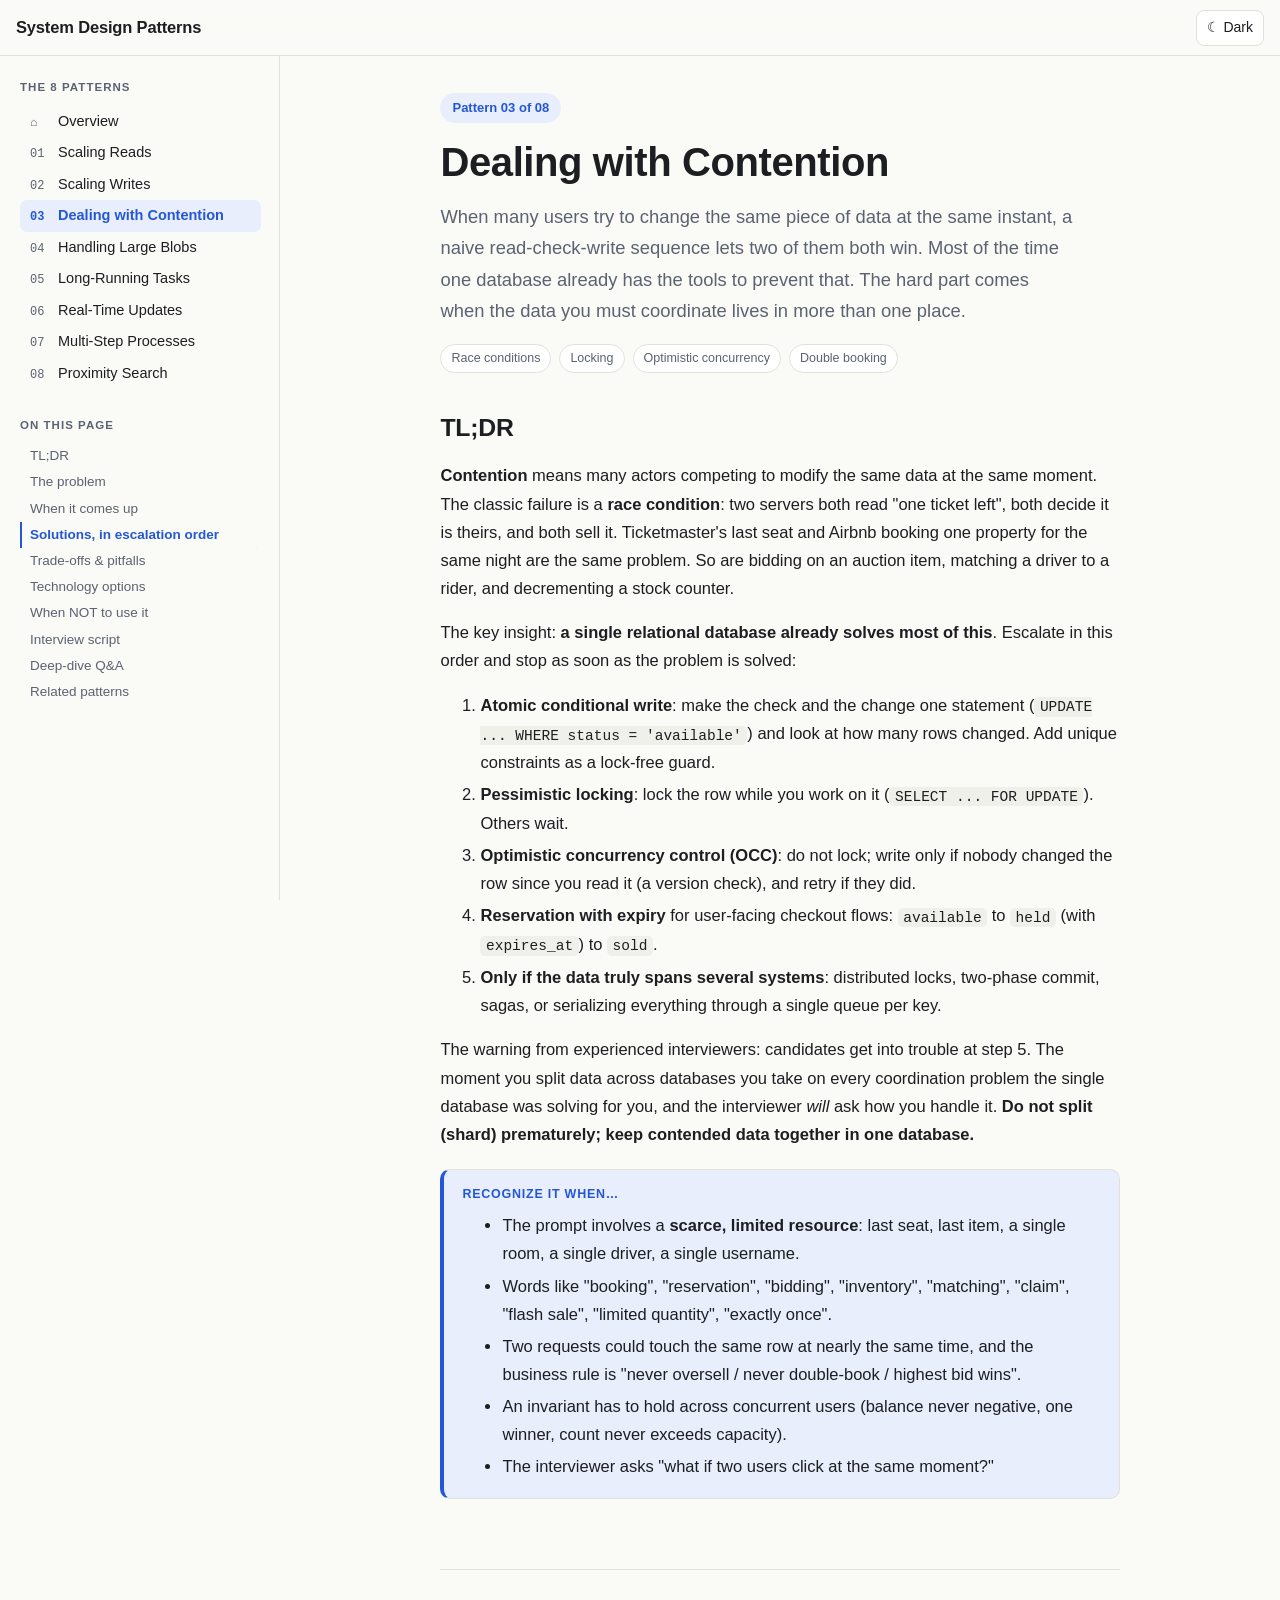
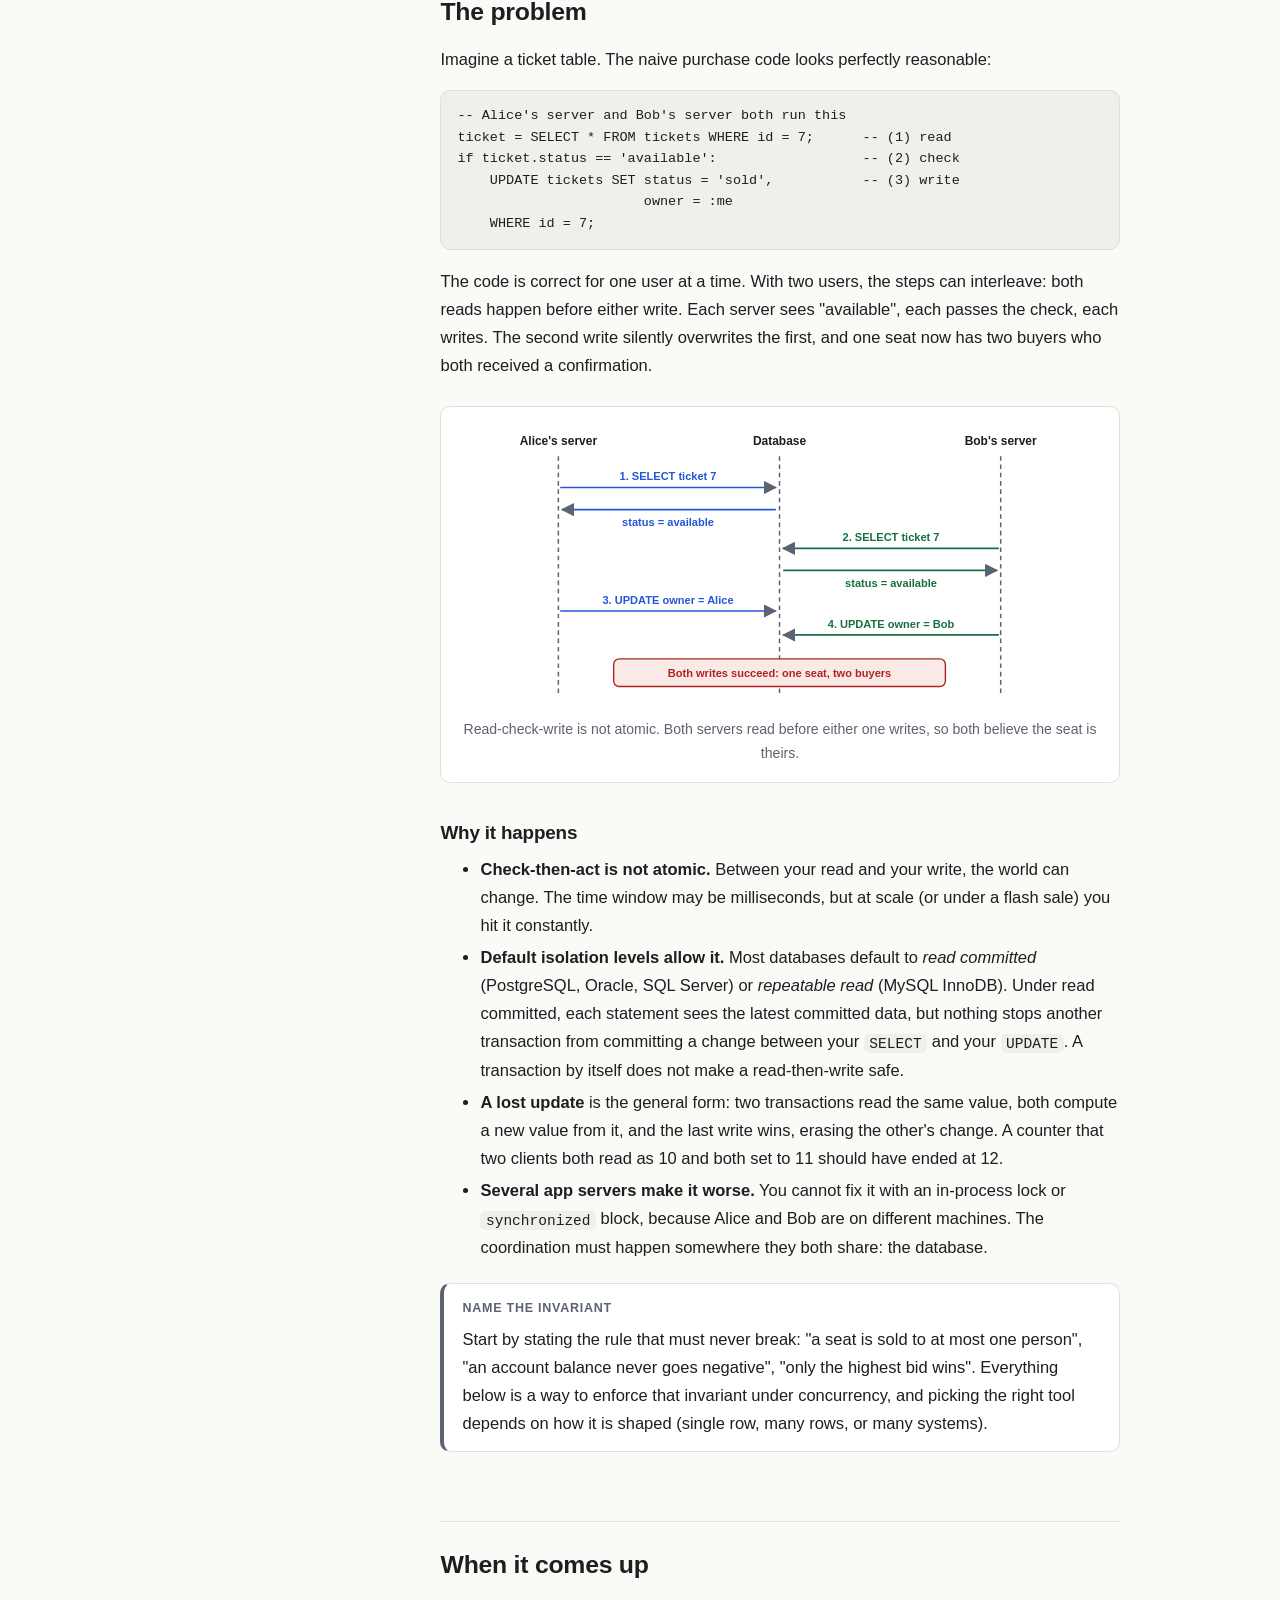
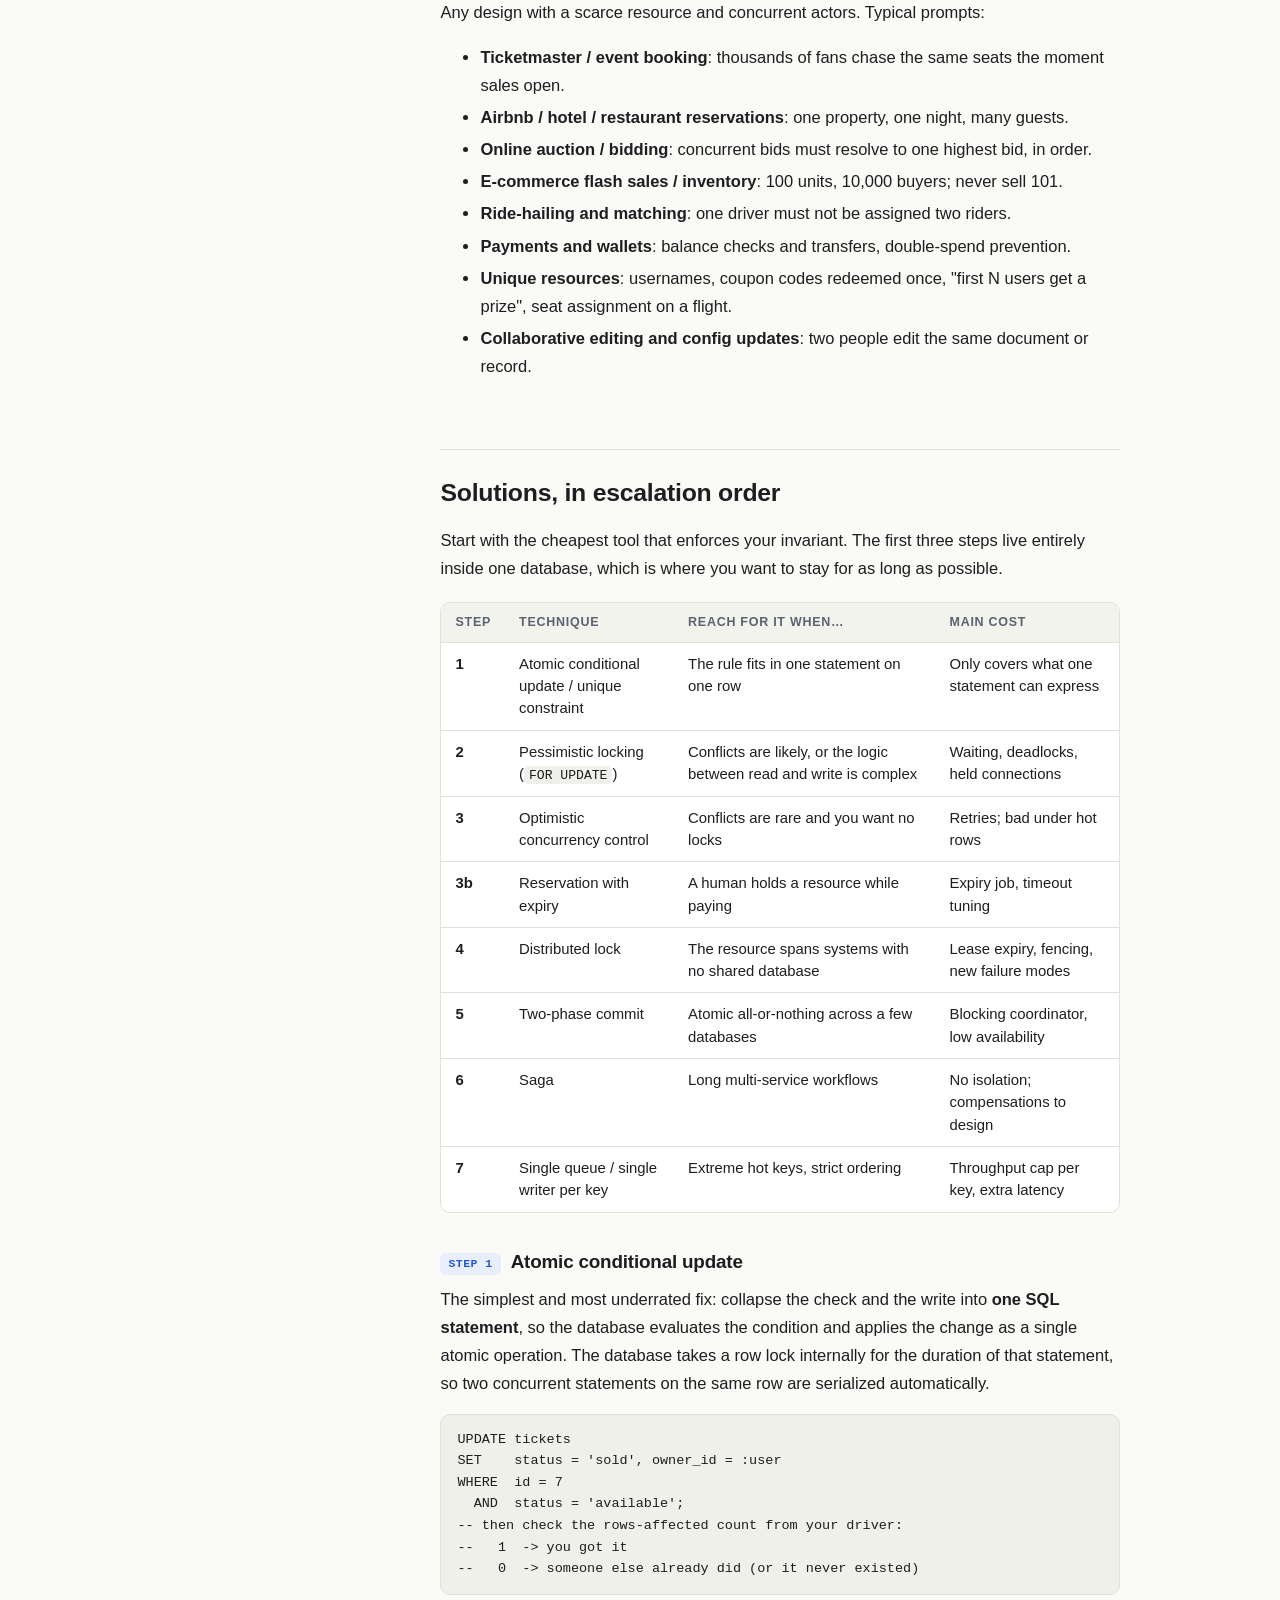
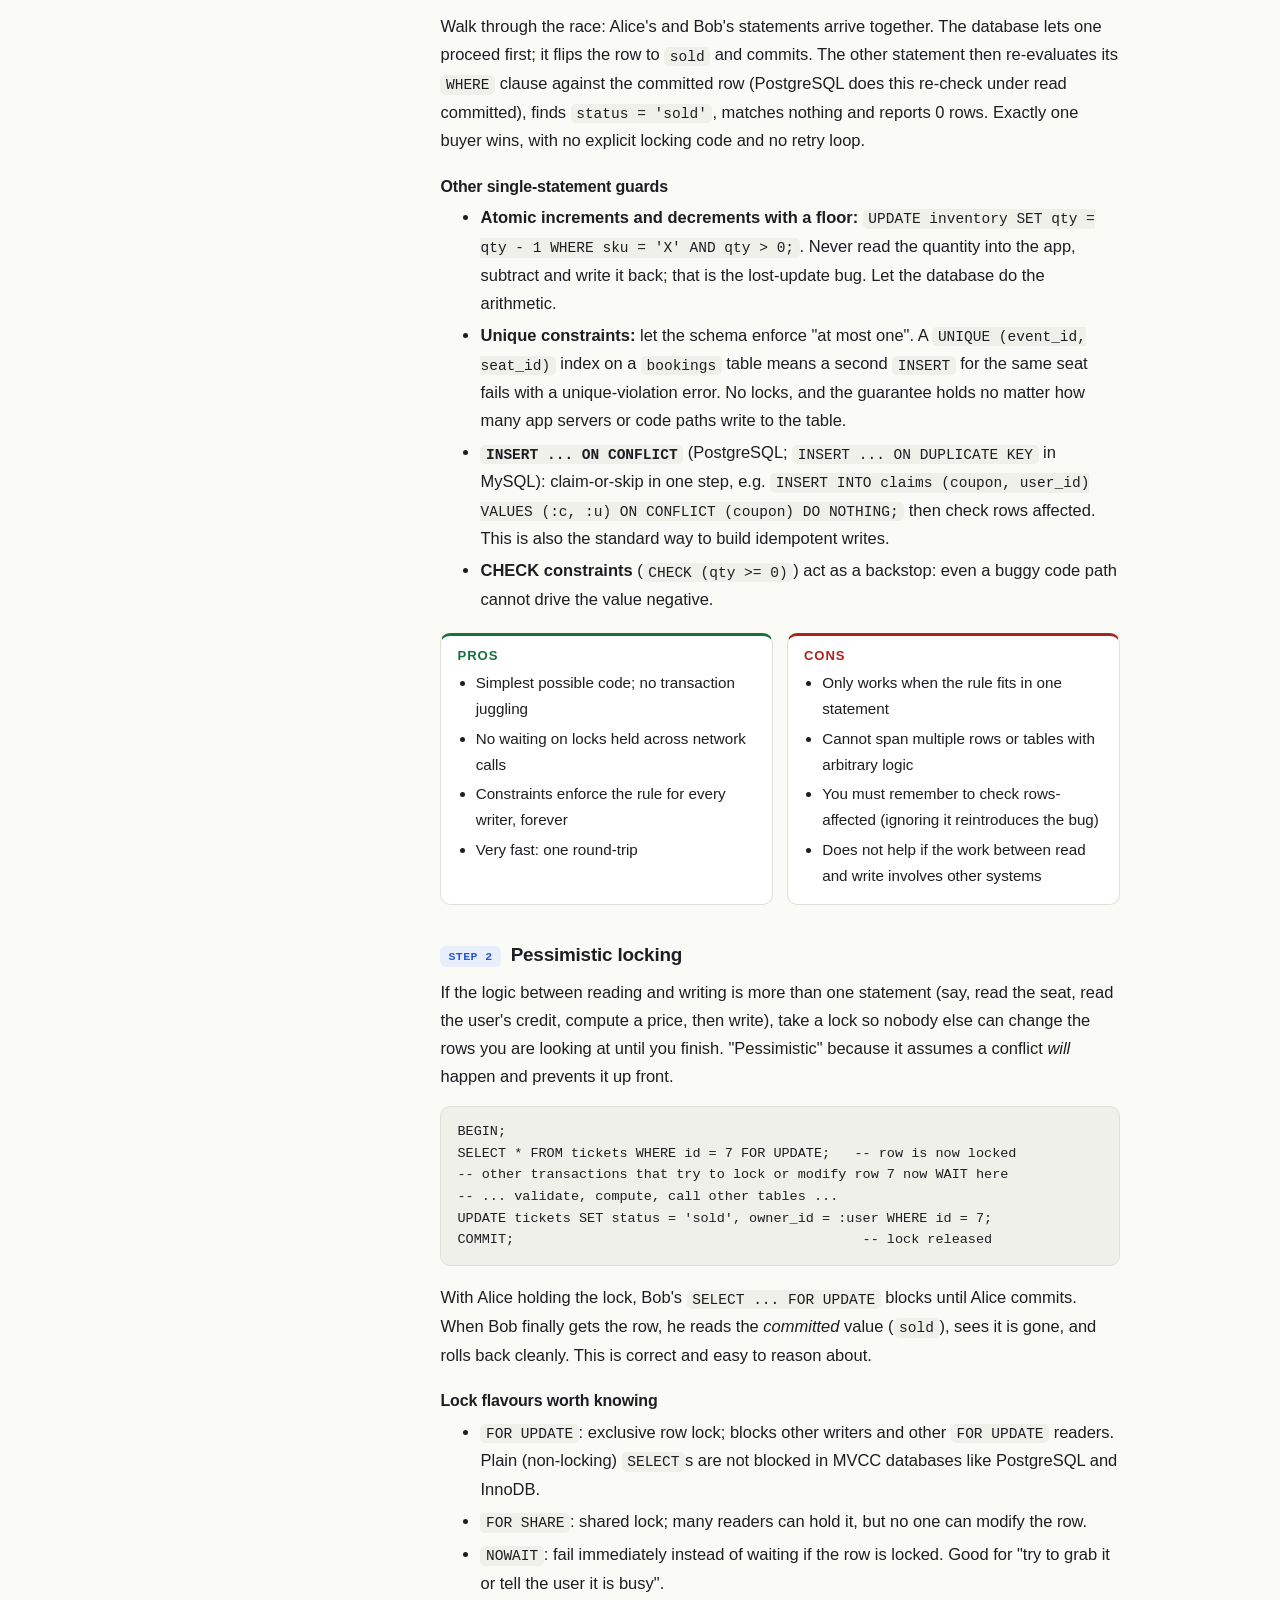
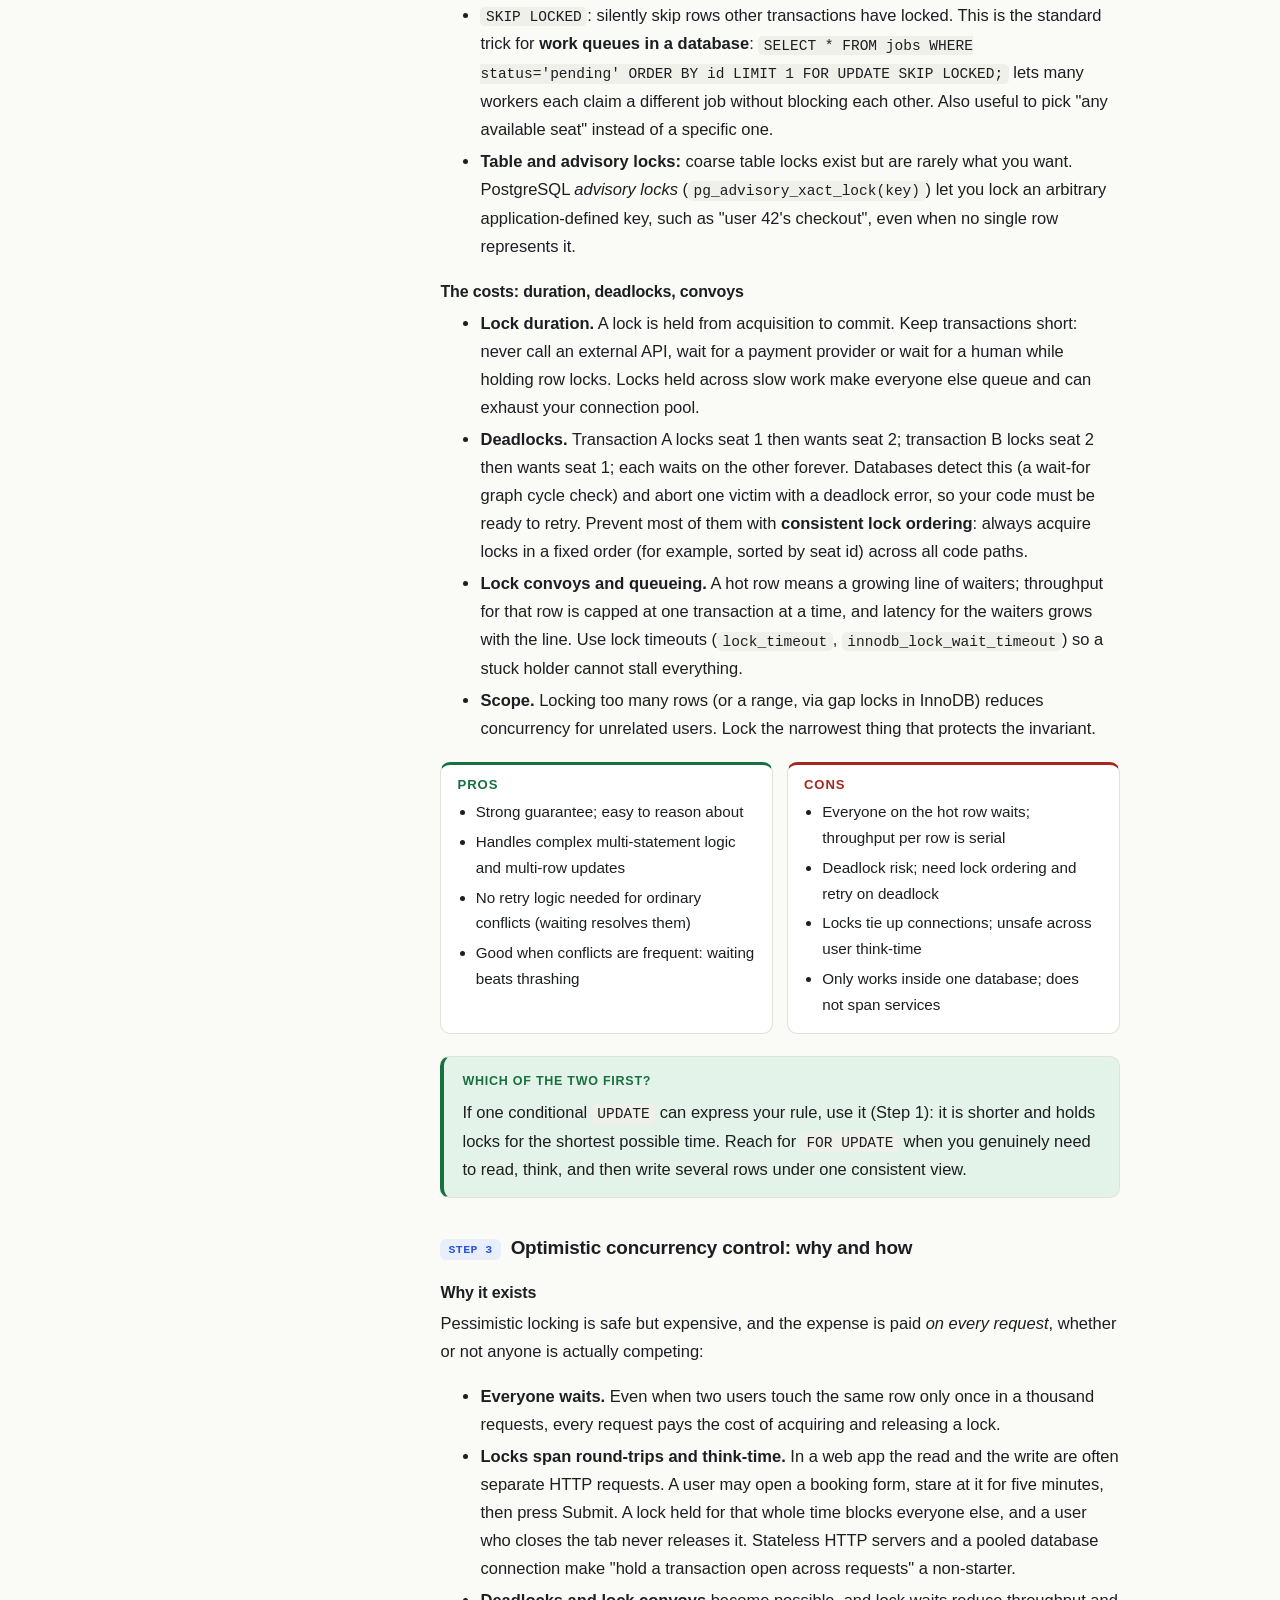
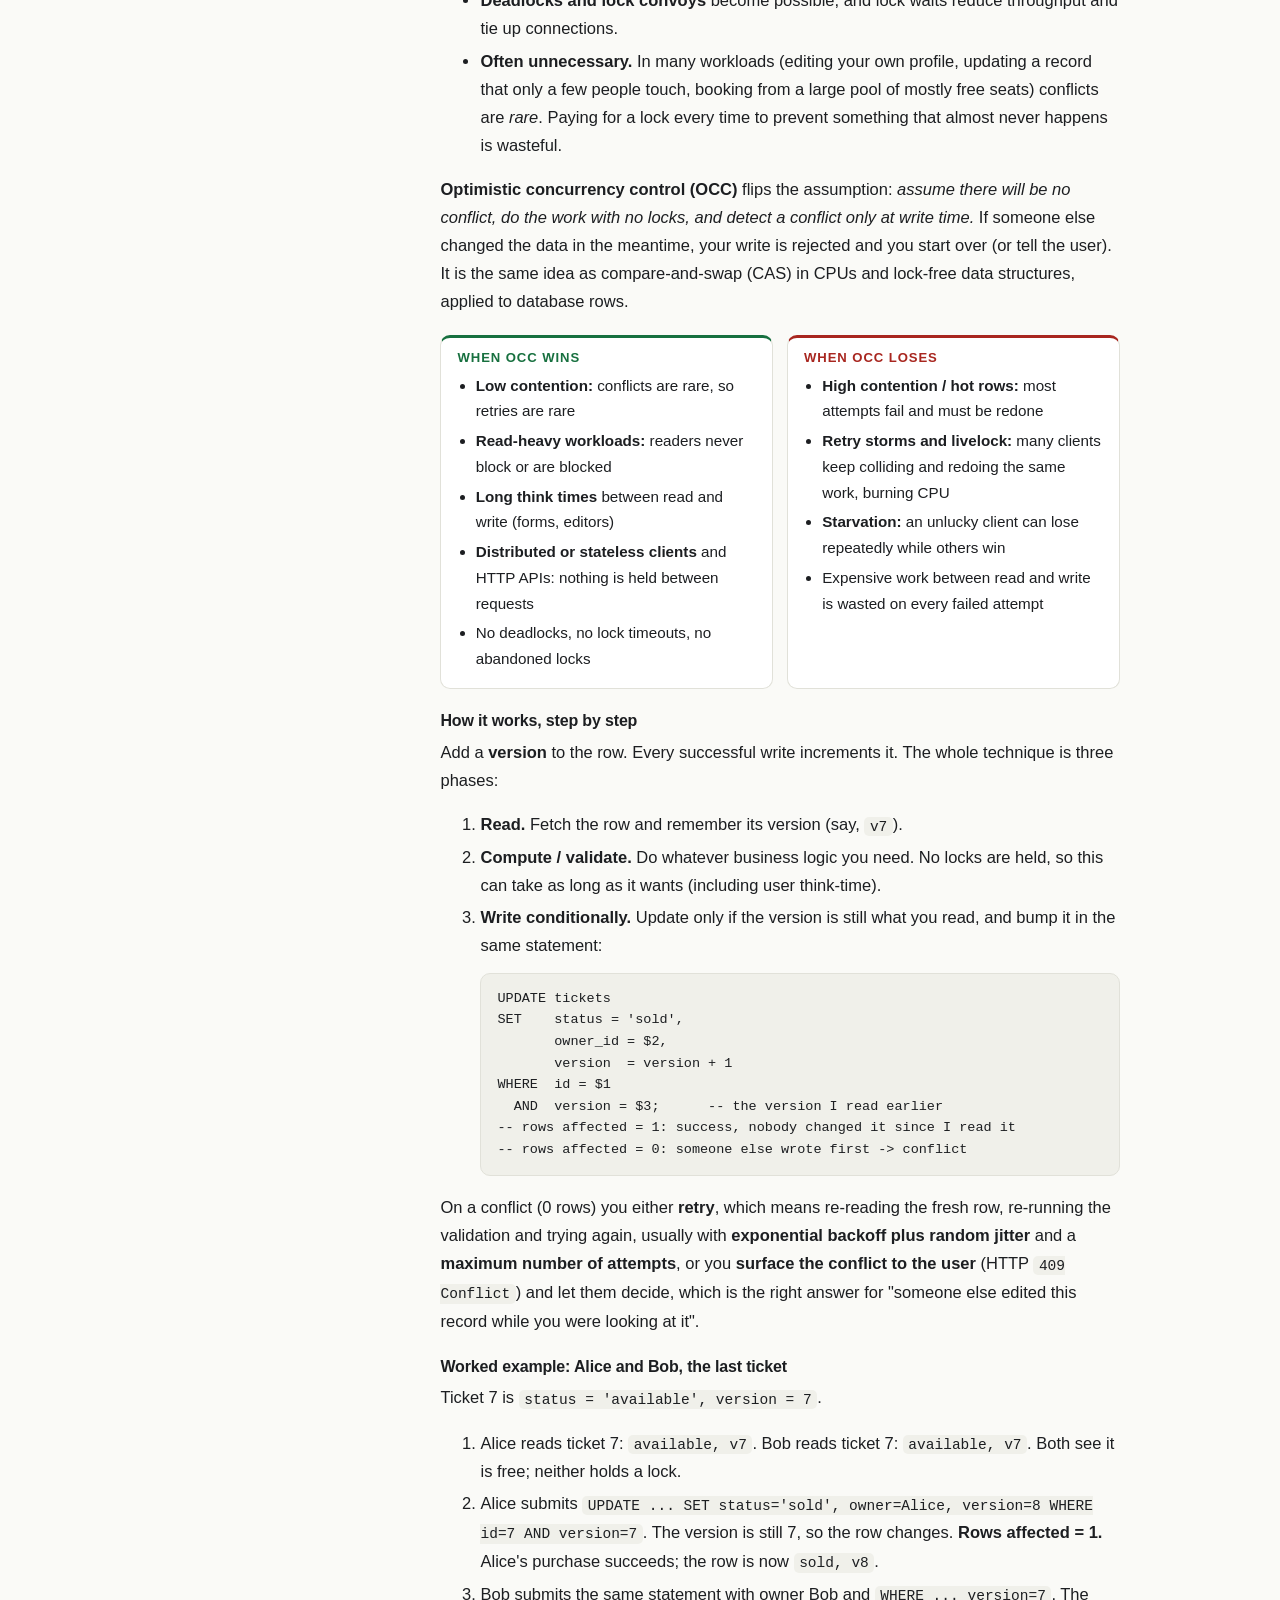
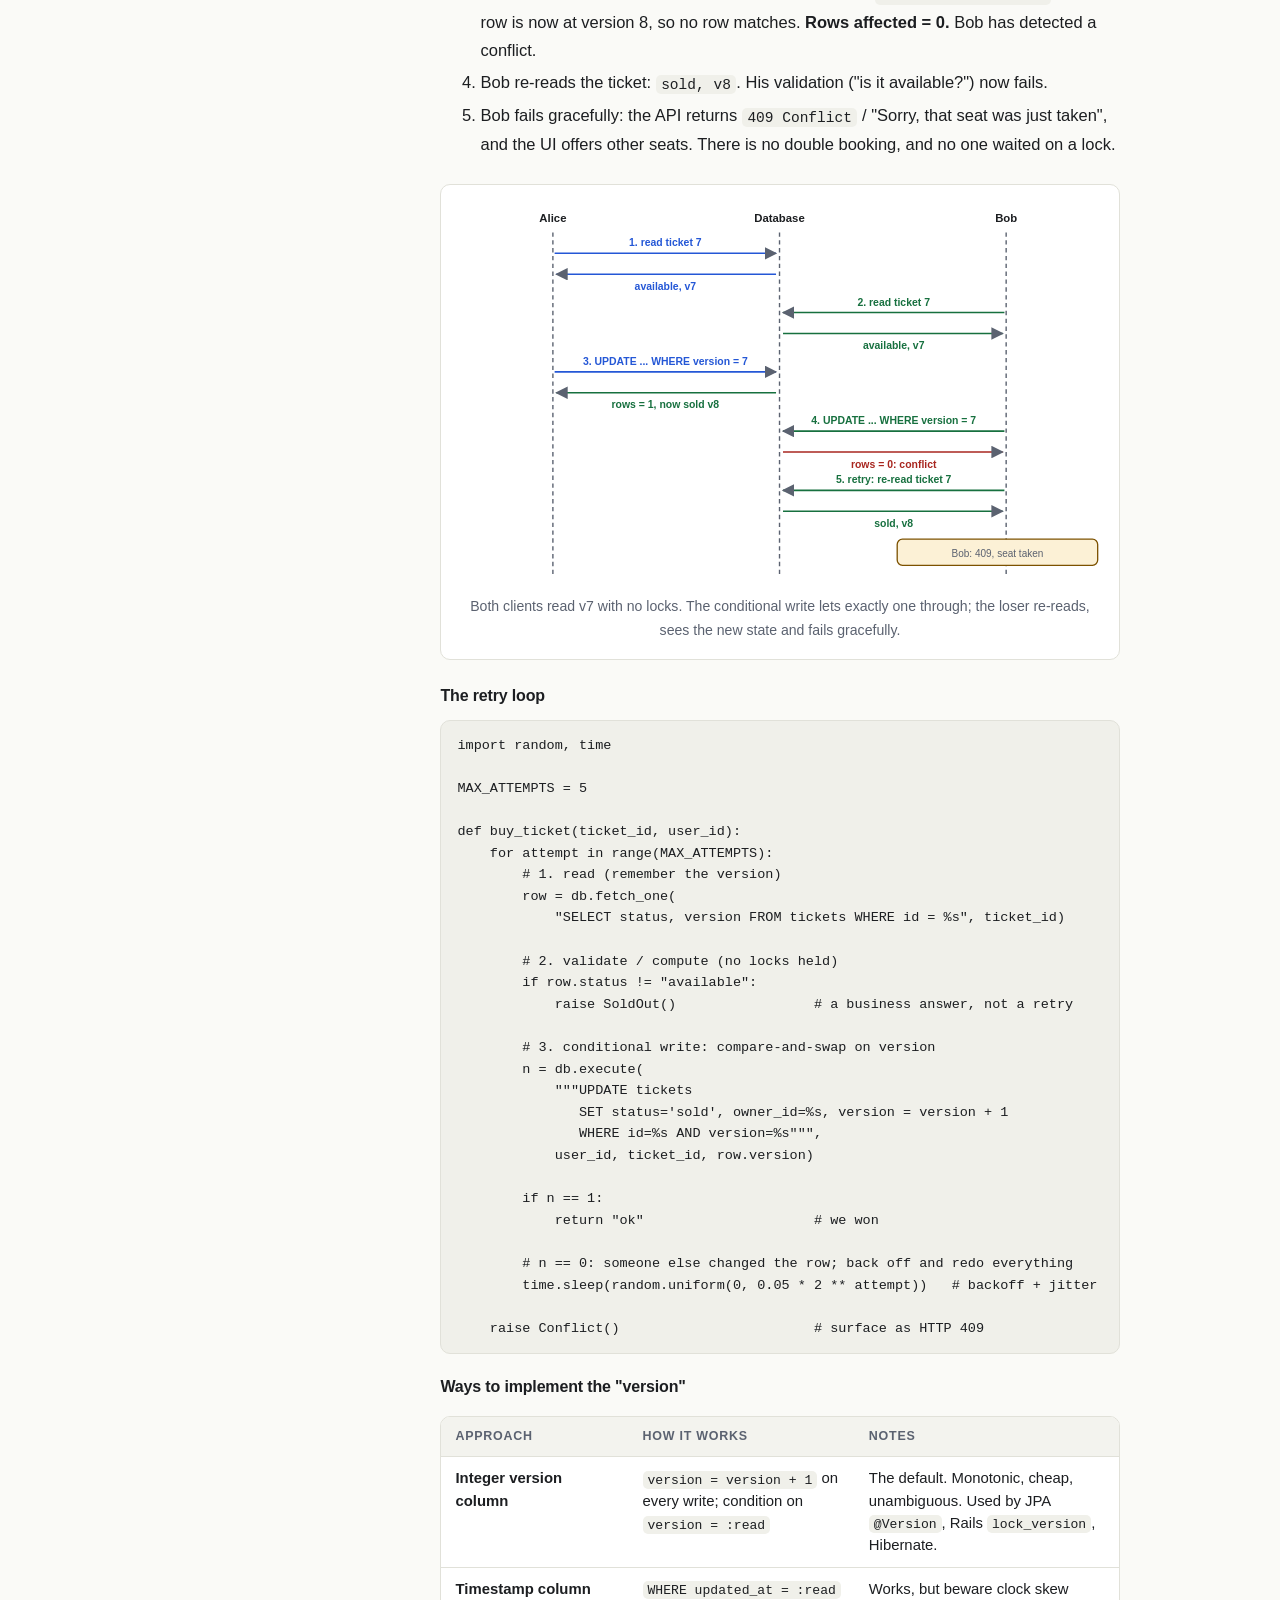
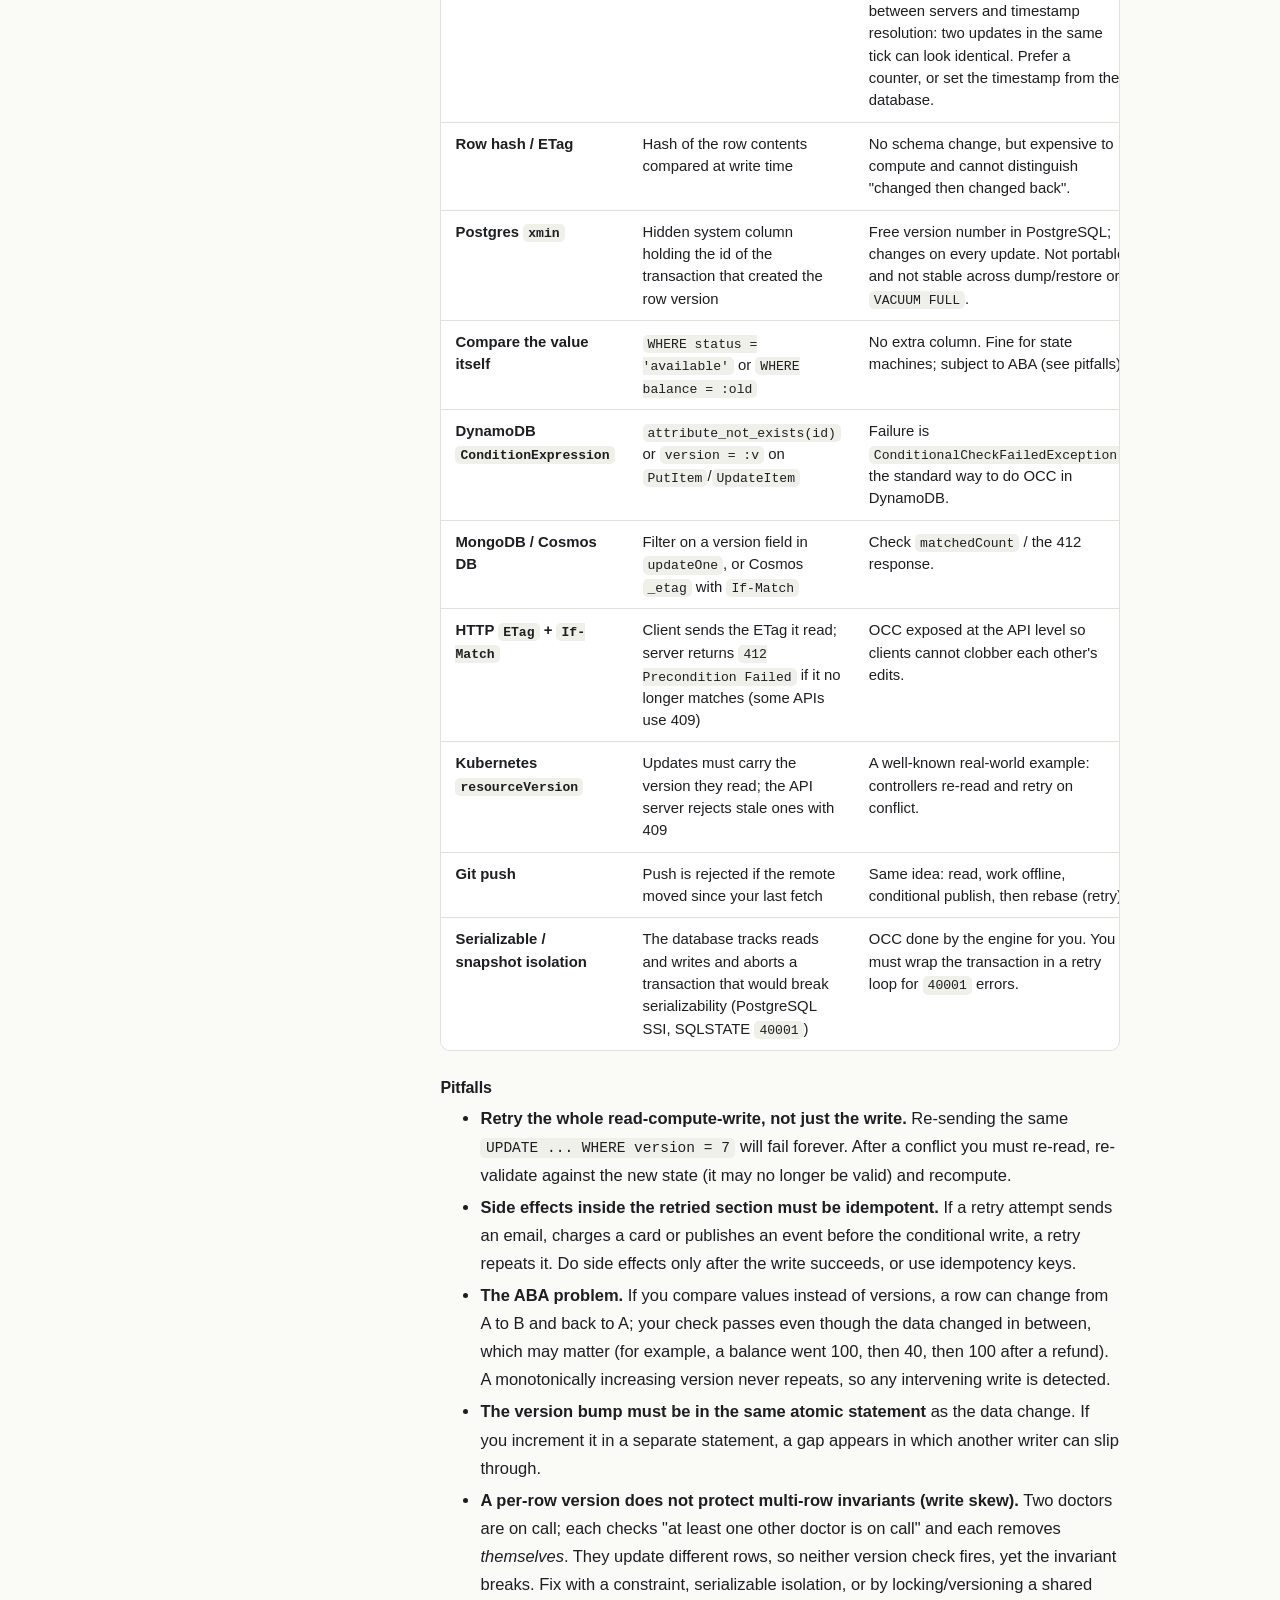
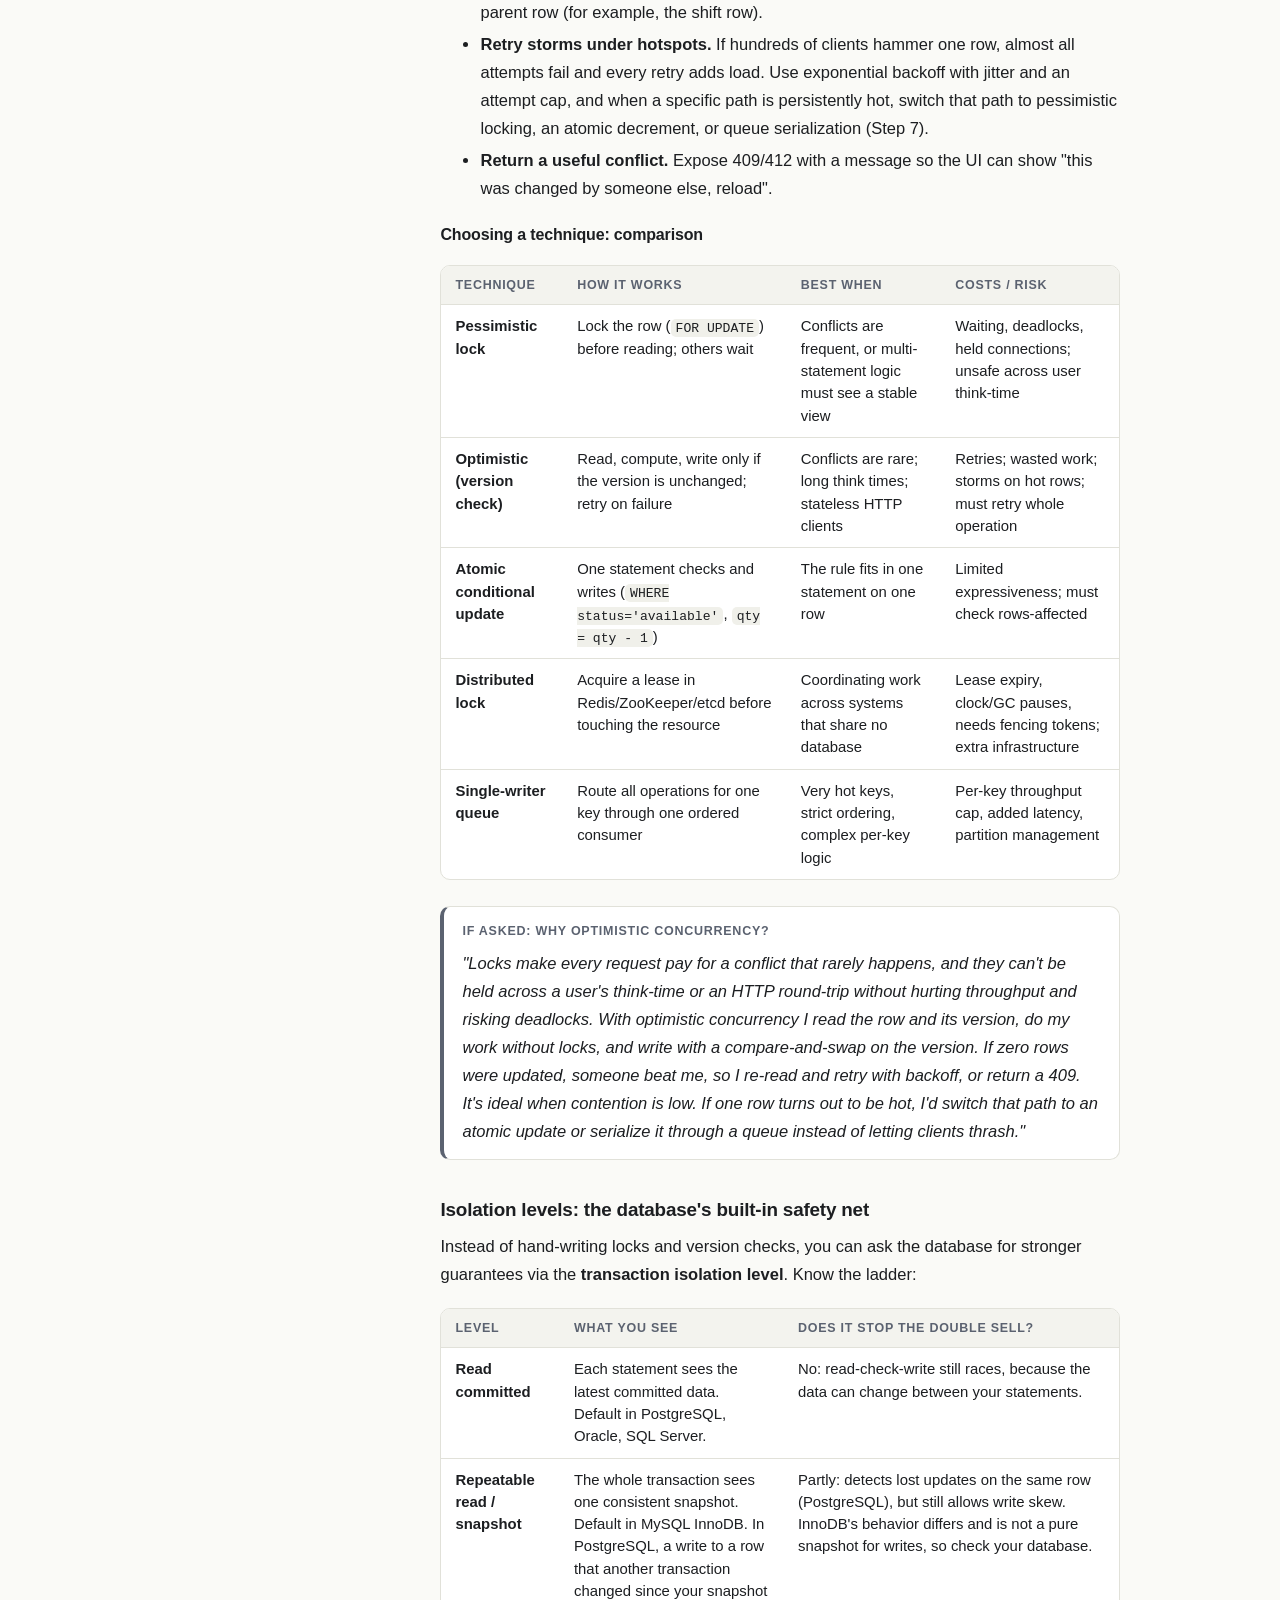
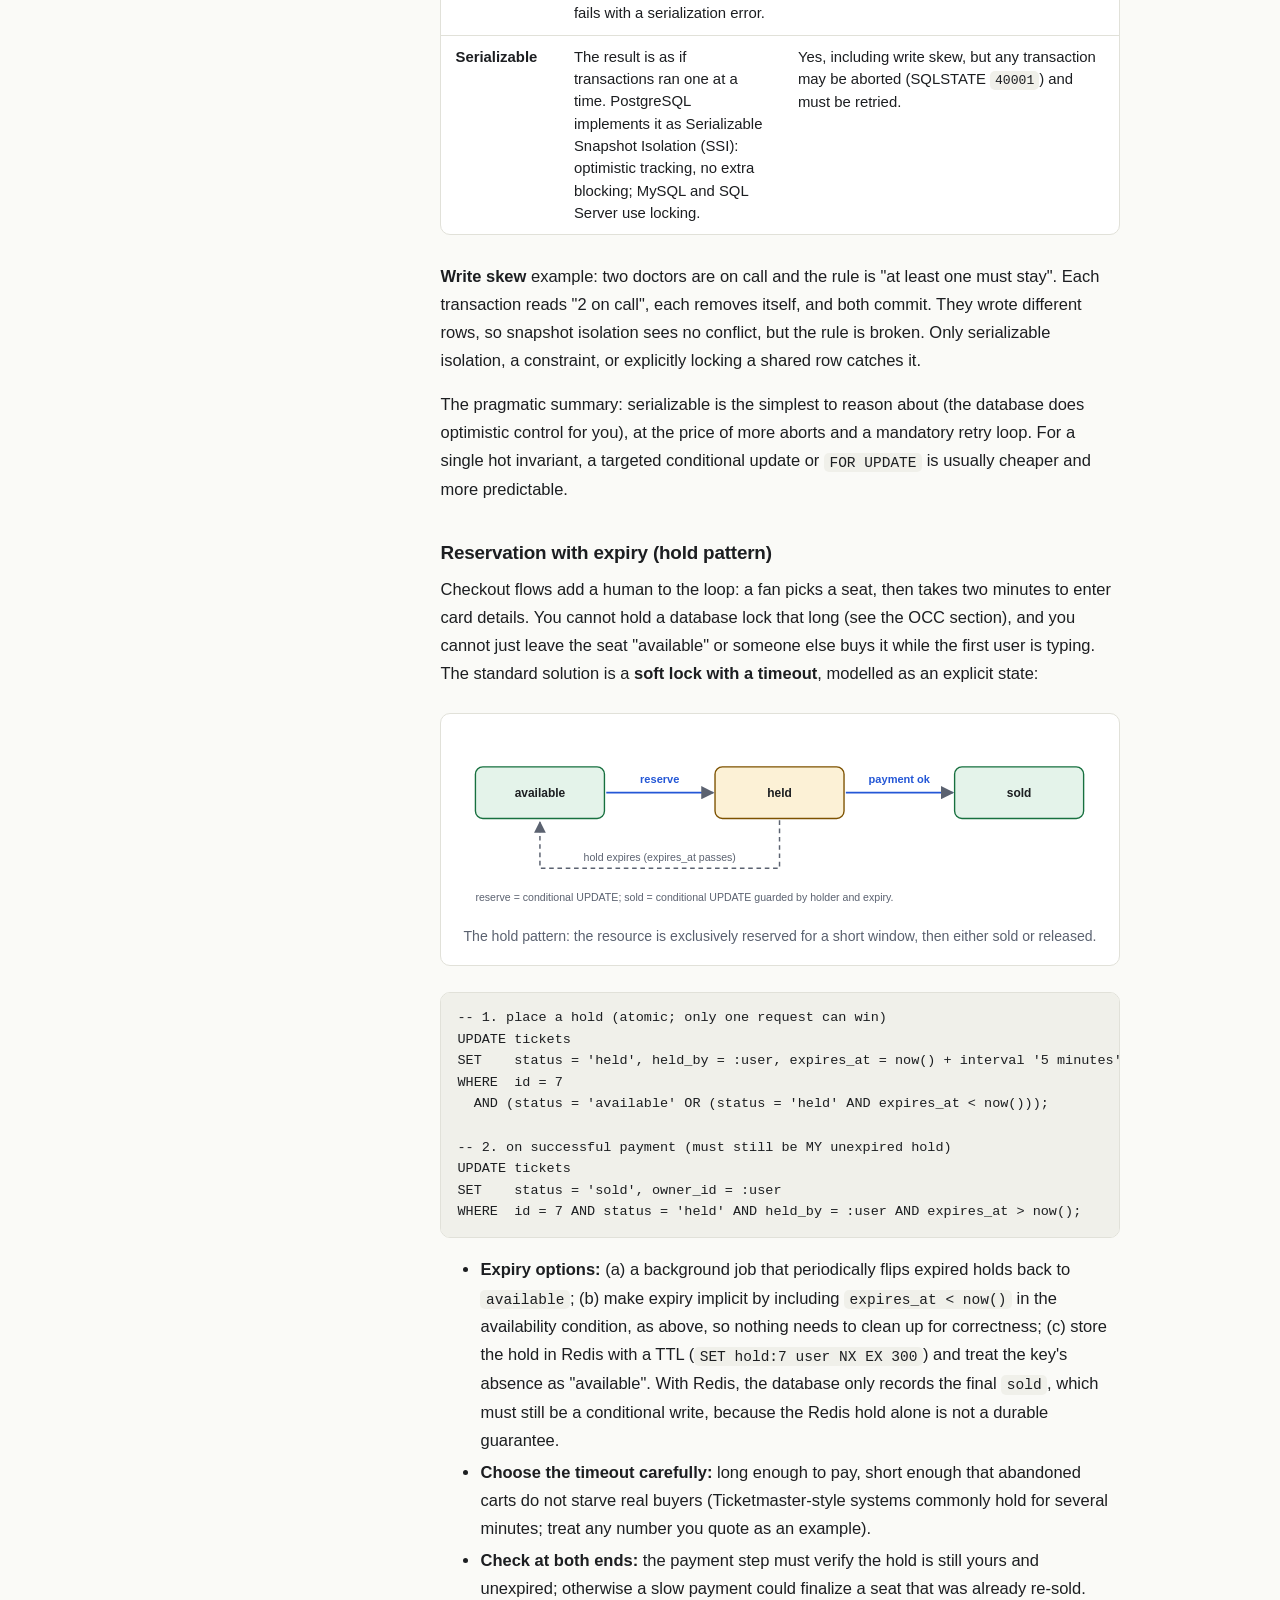
<file: patterns/03-contention.html>
<!doctype html>
<html lang="en">
<head>
<meta charset="utf-8">
<meta name="viewport" content="width=device-width, initial-scale=1">
<title>Dealing with Contention — System Design Patterns</title>
<meta name="description" content="What to do when many users change the same data at the same moment: atomic updates, locks, optimistic concurrency control, reservations, and the distributed options (locks, 2PC, sagas, queues).">
<link rel="stylesheet" href="../assets/style.css">
</head>
<body data-page="03" data-root="../">
<div class="shell">
<main>
<div class="content">

<header class="hero">
  <span class="eyebrow">Pattern 03 of 08</span>
  <h1>Dealing with Contention</h1>
  <p class="lede">When many users try to change the same piece of data at the same instant, a naive read-check-write sequence lets two of them both win. Most of the time one database already has the tools to prevent that. The hard part comes when the data you must coordinate lives in more than one place.</p>
  <div class="meta">
    <span class="chip">Race conditions</span>
    <span class="chip">Locking</span>
    <span class="chip">Optimistic concurrency</span>
    <span class="chip">Double booking</span>
  </div>
</header>

<section>
  <h2 id="tldr">TL;DR</h2>
  <p><strong>Contention</strong> means many actors competing to modify the same data at the same moment. The classic failure is a <strong>race condition</strong>: two servers both read "one ticket left", both decide it is theirs, and both sell it. Ticketmaster's last seat and Airbnb booking one property for the same night are the same problem. So are bidding on an auction item, matching a driver to a rider, and decrementing a stock counter.</p>
  <p>The key insight: <strong>a single relational database already solves most of this</strong>. Escalate in this order and stop as soon as the problem is solved:</p>
  <ol>
    <li><strong>Atomic conditional write</strong>: make the check and the change one statement (<code>UPDATE ... WHERE status = 'available'</code>) and look at how many rows changed. Add unique constraints as a lock-free guard.</li>
    <li><strong>Pessimistic locking</strong>: lock the row while you work on it (<code>SELECT ... FOR UPDATE</code>). Others wait.</li>
    <li><strong>Optimistic concurrency control (OCC)</strong>: do not lock; write only if nobody changed the row since you read it (a version check), and retry if they did.</li>
    <li><strong>Reservation with expiry</strong> for user-facing checkout flows: <code>available</code> to <code>held</code> (with <code>expires_at</code>) to <code>sold</code>.</li>
    <li><strong>Only if the data truly spans several systems</strong>: distributed locks, two-phase commit, sagas, or serializing everything through a single queue per key.</li>
  </ol>
  <p>The warning from experienced interviewers: candidates get into trouble at step 5. The moment you split data across databases you take on every coordination problem the single database was solving for you, and the interviewer <em>will</em> ask how you handle it. <strong>Do not split (shard) prematurely; keep contended data together in one database.</strong></p>

  <div class="callout recognize">
    <span class="callout-title">Recognize it when…</span>
    <ul>
      <li>The prompt involves a <strong>scarce, limited resource</strong>: last seat, last item, a single room, a single driver, a single username.</li>
      <li>Words like "booking", "reservation", "bidding", "inventory", "matching", "claim", "flash sale", "limited quantity", "exactly once".</li>
      <li>Two requests could touch the same row at nearly the same time, and the business rule is "never oversell / never double-book / highest bid wins".</li>
      <li>An invariant has to hold across concurrent users (balance never negative, one winner, count never exceeds capacity).</li>
      <li>The interviewer asks "what if two users click at the same moment?"</li>
    </ul>
  </div>
</section>

<section>
  <h2 id="problem">The problem</h2>
  <p>Imagine a ticket table. The naive purchase code looks perfectly reasonable:</p>
<pre><code>-- Alice's server and Bob's server both run this
ticket = SELECT * FROM tickets WHERE id = 7;      -- (1) read
if ticket.status == 'available':                  -- (2) check
    UPDATE tickets SET status = 'sold',           -- (3) write
                       owner = :me
    WHERE id = 7;</code></pre>
  <p>The code is correct for one user at a time. With two users, the steps can interleave: both reads happen before either write. Each server sees "available", each passes the check, each writes. The second write silently overwrites the first, and one seat now has two buyers who both received a confirmation.</p>

  <figure class="diagram">
    <svg viewBox="0 0 700 310" role="img" aria-label="Sequence diagram of a race condition: Alice and Bob both read the ticket as available, then both write, so the ticket is sold twice">
      <text class="t t-mid" x="110" y="24">Alice's server</text>
      <text class="t t-mid" x="350" y="24">Database</text>
      <text class="t t-mid" x="590" y="24">Bob's server</text>
      <line class="l dash" x1="110" y1="36" x2="110" y2="296"/>
      <line class="l dash" x1="350" y1="36" x2="350" y2="296"/>
      <line class="l dash" x1="590" y1="36" x2="590" y2="296"/>

      <line class="l-a" x1="112" y1="70" x2="346" y2="70" marker-end="url(#arrow)"/>
      <text class="t-a t-mid" x="229" y="62">1. SELECT ticket 7</text>
      <line class="l-a" x1="346" y1="94" x2="114" y2="94" marker-end="url(#arrow)"/>
      <text class="t-a t-mid" x="229" y="112">status = available</text>

      <line class="l-g" x1="588" y1="136" x2="354" y2="136" marker-end="url(#arrow)"/>
      <text class="t-g t-mid" x="471" y="128">2. SELECT ticket 7</text>
      <line class="l-g" x1="354" y1="160" x2="586" y2="160" marker-end="url(#arrow)"/>
      <text class="t-g t-mid" x="471" y="178">status = available</text>

      <line class="l-a" x1="112" y1="204" x2="346" y2="204" marker-end="url(#arrow)"/>
      <text class="t-a t-mid" x="229" y="196">3. UPDATE owner = Alice</text>
      <line class="l-g" x1="588" y1="230" x2="354" y2="230" marker-end="url(#arrow)"/>
      <text class="t-g t-mid" x="471" y="222">4. UPDATE owner = Bob</text>

      <rect class="n-b" x="170" y="256" width="360" height="30" rx="6"/>
      <text class="t-b t-mid" x="350" y="276">Both writes succeed: one seat, two buyers</text>
    </svg>
    <figcaption>Read-check-write is not atomic. Both servers read before either one writes, so both believe the seat is theirs.</figcaption>
  </figure>

  <h3>Why it happens</h3>
  <ul>
    <li><strong>Check-then-act is not atomic.</strong> Between your read and your write, the world can change. The time window may be milliseconds, but at scale (or under a flash sale) you hit it constantly.</li>
    <li><strong>Default isolation levels allow it.</strong> Most databases default to <em>read committed</em> (PostgreSQL, Oracle, SQL Server) or <em>repeatable read</em> (MySQL InnoDB). Under read committed, each statement sees the latest committed data, but nothing stops another transaction from committing a change between your <code>SELECT</code> and your <code>UPDATE</code>. A transaction by itself does not make a read-then-write safe.</li>
    <li><strong>A lost update</strong> is the general form: two transactions read the same value, both compute a new value from it, and the last write wins, erasing the other's change. A counter that two clients both read as 10 and both set to 11 should have ended at 12.</li>
    <li><strong>Several app servers make it worse.</strong> You cannot fix it with an in-process lock or <code>synchronized</code> block, because Alice and Bob are on different machines. The coordination must happen somewhere they both share: the database.</li>
  </ul>

  <div class="callout interview">
    <span class="callout-title">Name the invariant</span>
    <p>Start by stating the rule that must never break: "a seat is sold to at most one person", "an account balance never goes negative", "only the highest bid wins". Everything below is a way to enforce that invariant under concurrency, and picking the right tool depends on how it is shaped (single row, many rows, or many systems).</p>
  </div>
</section>

<section>
  <h2 id="when">When it comes up</h2>
  <p>Any design with a scarce resource and concurrent actors. Typical prompts:</p>
  <ul>
    <li><strong>Ticketmaster / event booking</strong>: thousands of fans chase the same seats the moment sales open.</li>
    <li><strong>Airbnb / hotel / restaurant reservations</strong>: one property, one night, many guests.</li>
    <li><strong>Online auction / bidding</strong>: concurrent bids must resolve to one highest bid, in order.</li>
    <li><strong>E-commerce flash sales / inventory</strong>: 100 units, 10,000 buyers; never sell 101.</li>
    <li><strong>Ride-hailing and matching</strong>: one driver must not be assigned two riders.</li>
    <li><strong>Payments and wallets</strong>: balance checks and transfers, double-spend prevention.</li>
    <li><strong>Unique resources</strong>: usernames, coupon codes redeemed once, "first N users get a prize", seat assignment on a flight.</li>
    <li><strong>Collaborative editing and config updates</strong>: two people edit the same document or record.</li>
  </ul>
</section>

<section>
  <h2 id="solutions">Solutions, in escalation order</h2>
  <p>Start with the cheapest tool that enforces your invariant. The first three steps live entirely inside one database, which is where you want to stay for as long as possible.</p>

  <div class="table-wrap">
    <table>
      <thead><tr><th>Step</th><th>Technique</th><th>Reach for it when…</th><th>Main cost</th></tr></thead>
      <tbody>
        <tr><td>1</td><td>Atomic conditional update / unique constraint</td><td>The rule fits in one statement on one row</td><td>Only covers what one statement can express</td></tr>
        <tr><td>2</td><td>Pessimistic locking (<code>FOR UPDATE</code>)</td><td>Conflicts are likely, or the logic between read and write is complex</td><td>Waiting, deadlocks, held connections</td></tr>
        <tr><td>3</td><td>Optimistic concurrency control</td><td>Conflicts are rare and you want no locks</td><td>Retries; bad under hot rows</td></tr>
        <tr><td>3b</td><td>Reservation with expiry</td><td>A human holds a resource while paying</td><td>Expiry job, timeout tuning</td></tr>
        <tr><td>4</td><td>Distributed lock</td><td>The resource spans systems with no shared database</td><td>Lease expiry, fencing, new failure modes</td></tr>
        <tr><td>5</td><td>Two-phase commit</td><td>Atomic all-or-nothing across a few databases</td><td>Blocking coordinator, low availability</td></tr>
        <tr><td>6</td><td>Saga</td><td>Long multi-service workflows</td><td>No isolation; compensations to design</td></tr>
        <tr><td>7</td><td>Single queue / single writer per key</td><td>Extreme hot keys, strict ordering</td><td>Throughput cap per key, extra latency</td></tr>
      </tbody>
    </table>
  </div>

  <h3><span class="step">Step 1</span>Atomic conditional update</h3>
  <p>The simplest and most underrated fix: collapse the check and the write into <strong>one SQL statement</strong>, so the database evaluates the condition and applies the change as a single atomic operation. The database takes a row lock internally for the duration of that statement, so two concurrent statements on the same row are serialized automatically.</p>
<pre><code>UPDATE tickets
SET    status = 'sold', owner_id = :user
WHERE  id = 7
  AND  status = 'available';
-- then check the rows-affected count from your driver:
--   1  -> you got it
--   0  -> someone else already did (or it never existed)</code></pre>
  <p>Walk through the race: Alice's and Bob's statements arrive together. The database lets one proceed first; it flips the row to <code>sold</code> and commits. The other statement then re-evaluates its <code>WHERE</code> clause against the committed row (PostgreSQL does this re-check under read committed), finds <code>status = 'sold'</code>, matches nothing and reports 0 rows. Exactly one buyer wins, with no explicit locking code and no retry loop.</p>

  <h4>Other single-statement guards</h4>
  <ul>
    <li><strong>Atomic increments and decrements with a floor:</strong> <code>UPDATE inventory SET qty = qty - 1 WHERE sku = 'X' AND qty &gt; 0;</code>. Never read the quantity into the app, subtract and write it back; that is the lost-update bug. Let the database do the arithmetic.</li>
    <li><strong>Unique constraints:</strong> let the schema enforce "at most one". A <code>UNIQUE (event_id, seat_id)</code> index on a <code>bookings</code> table means a second <code>INSERT</code> for the same seat fails with a unique-violation error. No locks, and the guarantee holds no matter how many app servers or code paths write to the table.</li>
    <li><strong><code>INSERT ... ON CONFLICT</code></strong> (PostgreSQL; <code>INSERT ... ON DUPLICATE KEY</code> in MySQL): claim-or-skip in one step, e.g. <code>INSERT INTO claims (coupon, user_id) VALUES (:c, :u) ON CONFLICT (coupon) DO NOTHING;</code> then check rows affected. This is also the standard way to build idempotent writes.</li>
    <li><strong>CHECK constraints</strong> (<code>CHECK (qty &gt;= 0)</code>) act as a backstop: even a buggy code path cannot drive the value negative.</li>
  </ul>

  <div class="proscons">
    <div class="pros"><h4>Pros</h4><ul>
      <li>Simplest possible code; no transaction juggling</li>
      <li>No waiting on locks held across network calls</li>
      <li>Constraints enforce the rule for every writer, forever</li>
      <li>Very fast: one round-trip</li>
    </ul></div>
    <div class="cons"><h4>Cons</h4><ul>
      <li>Only works when the rule fits in one statement</li>
      <li>Cannot span multiple rows or tables with arbitrary logic</li>
      <li>You must remember to check rows-affected (ignoring it reintroduces the bug)</li>
      <li>Does not help if the work between read and write involves other systems</li>
    </ul></div>
  </div>

  <h3><span class="step">Step 2</span>Pessimistic locking</h3>
  <p>If the logic between reading and writing is more than one statement (say, read the seat, read the user's credit, compute a price, then write), take a lock so nobody else can change the rows you are looking at until you finish. "Pessimistic" because it assumes a conflict <em>will</em> happen and prevents it up front.</p>
<pre><code>BEGIN;
SELECT * FROM tickets WHERE id = 7 FOR UPDATE;   -- row is now locked
-- other transactions that try to lock or modify row 7 now WAIT here
-- ... validate, compute, call other tables ...
UPDATE tickets SET status = 'sold', owner_id = :user WHERE id = 7;
COMMIT;                                           -- lock released</code></pre>
  <p>With Alice holding the lock, Bob's <code>SELECT ... FOR UPDATE</code> blocks until Alice commits. When Bob finally gets the row, he reads the <em>committed</em> value (<code>sold</code>), sees it is gone, and rolls back cleanly. This is correct and easy to reason about.</p>

  <h4>Lock flavours worth knowing</h4>
  <ul>
    <li><code>FOR UPDATE</code>: exclusive row lock; blocks other writers and other <code>FOR UPDATE</code> readers. Plain (non-locking) <code>SELECT</code>s are not blocked in MVCC databases like PostgreSQL and InnoDB.</li>
    <li><code>FOR SHARE</code>: shared lock; many readers can hold it, but no one can modify the row.</li>
    <li><code>NOWAIT</code>: fail immediately instead of waiting if the row is locked. Good for "try to grab it or tell the user it is busy".</li>
    <li><code>SKIP LOCKED</code>: silently skip rows other transactions have locked. This is the standard trick for <strong>work queues in a database</strong>: <code>SELECT * FROM jobs WHERE status='pending' ORDER BY id LIMIT 1 FOR UPDATE SKIP LOCKED;</code> lets many workers each claim a different job without blocking each other. Also useful to pick "any available seat" instead of a specific one.</li>
    <li><strong>Table and advisory locks:</strong> coarse table locks exist but are rarely what you want. PostgreSQL <em>advisory locks</em> (<code>pg_advisory_xact_lock(key)</code>) let you lock an arbitrary application-defined key, such as "user 42's checkout", even when no single row represents it.</li>
  </ul>

  <h4>The costs: duration, deadlocks, convoys</h4>
  <ul>
    <li><strong>Lock duration.</strong> A lock is held from acquisition to commit. Keep transactions short: never call an external API, wait for a payment provider or wait for a human while holding row locks. Locks held across slow work make everyone else queue and can exhaust your connection pool.</li>
    <li><strong>Deadlocks.</strong> Transaction A locks seat 1 then wants seat 2; transaction B locks seat 2 then wants seat 1; each waits on the other forever. Databases detect this (a wait-for graph cycle check) and abort one victim with a deadlock error, so your code must be ready to retry. Prevent most of them with <strong>consistent lock ordering</strong>: always acquire locks in a fixed order (for example, sorted by seat id) across all code paths.</li>
    <li><strong>Lock convoys and queueing.</strong> A hot row means a growing line of waiters; throughput for that row is capped at one transaction at a time, and latency for the waiters grows with the line. Use lock timeouts (<code>lock_timeout</code>, <code>innodb_lock_wait_timeout</code>) so a stuck holder cannot stall everything.</li>
    <li><strong>Scope.</strong> Locking too many rows (or a range, via gap locks in InnoDB) reduces concurrency for unrelated users. Lock the narrowest thing that protects the invariant.</li>
  </ul>

  <div class="proscons">
    <div class="pros"><h4>Pros</h4><ul>
      <li>Strong guarantee; easy to reason about</li>
      <li>Handles complex multi-statement logic and multi-row updates</li>
      <li>No retry logic needed for ordinary conflicts (waiting resolves them)</li>
      <li>Good when conflicts are frequent: waiting beats thrashing</li>
    </ul></div>
    <div class="cons"><h4>Cons</h4><ul>
      <li>Everyone on the hot row waits; throughput per row is serial</li>
      <li>Deadlock risk; need lock ordering and retry on deadlock</li>
      <li>Locks tie up connections; unsafe across user think-time</li>
      <li>Only works inside one database; does not span services</li>
    </ul></div>
  </div>

  <div class="callout tip">
    <span class="callout-title">Which of the two first?</span>
    <p>If one conditional <code>UPDATE</code> can express your rule, use it (Step 1): it is shorter and holds locks for the shortest possible time. Reach for <code>FOR UPDATE</code> when you genuinely need to read, think, and then write several rows under one consistent view.</p>
  </div>


  <h3><span class="step">Step 3</span>Optimistic concurrency control: why and how</h3>

  <h4>Why it exists</h4>
  <p>Pessimistic locking is safe but expensive, and the expense is paid <em>on every request</em>, whether or not anyone is actually competing:</p>
  <ul>
    <li><strong>Everyone waits.</strong> Even when two users touch the same row only once in a thousand requests, every request pays the cost of acquiring and releasing a lock.</li>
    <li><strong>Locks span round-trips and think-time.</strong> In a web app the read and the write are often separate HTTP requests. A user may open a booking form, stare at it for five minutes, then press Submit. A lock held for that whole time blocks everyone else, and a user who closes the tab never releases it. Stateless HTTP servers and a pooled database connection make "hold a transaction open across requests" a non-starter.</li>
    <li><strong>Deadlocks and lock convoys</strong> become possible, and lock waits reduce throughput and tie up connections.</li>
    <li><strong>Often unnecessary.</strong> In many workloads (editing your own profile, updating a record that only a few people touch, booking from a large pool of mostly free seats) conflicts are <em>rare</em>. Paying for a lock every time to prevent something that almost never happens is wasteful.</li>
  </ul>
  <p><strong>Optimistic concurrency control (OCC)</strong> flips the assumption: <em>assume there will be no conflict, do the work with no locks, and detect a conflict only at write time.</em> If someone else changed the data in the meantime, your write is rejected and you start over (or tell the user). It is the same idea as compare-and-swap (CAS) in CPUs and lock-free data structures, applied to database rows.</p>

  <div class="proscons">
    <div class="pros"><h4>When OCC wins</h4><ul>
      <li><strong>Low contention:</strong> conflicts are rare, so retries are rare</li>
      <li><strong>Read-heavy workloads:</strong> readers never block or are blocked</li>
      <li><strong>Long think times</strong> between read and write (forms, editors)</li>
      <li><strong>Distributed or stateless clients</strong> and HTTP APIs: nothing is held between requests</li>
      <li>No deadlocks, no lock timeouts, no abandoned locks</li>
    </ul></div>
    <div class="cons"><h4>When OCC loses</h4><ul>
      <li><strong>High contention / hot rows:</strong> most attempts fail and must be redone</li>
      <li><strong>Retry storms and livelock:</strong> many clients keep colliding and redoing the same work, burning CPU</li>
      <li><strong>Starvation:</strong> an unlucky client can lose repeatedly while others win</li>
      <li>Expensive work between read and write is wasted on every failed attempt</li>
    </ul></div>
  </div>

  <h4>How it works, step by step</h4>
  <p>Add a <strong>version</strong> to the row. Every successful write increments it. The whole technique is three phases:</p>
  <ol>
    <li><strong>Read.</strong> Fetch the row and remember its version (say, <code>v7</code>).</li>
    <li><strong>Compute / validate.</strong> Do whatever business logic you need. No locks are held, so this can take as long as it wants (including user think-time).</li>
    <li><strong>Write conditionally.</strong> Update only if the version is still what you read, and bump it in the same statement:
<pre><code>UPDATE tickets
SET    status = 'sold',
       owner_id = $2,
       version  = version + 1
WHERE  id = $1
  AND  version = $3;      -- the version I read earlier
-- rows affected = 1: success, nobody changed it since I read it
-- rows affected = 0: someone else wrote first -> conflict</code></pre>
    </li>
  </ol>
  <p>On a conflict (0 rows) you either <strong>retry</strong>, which means re-reading the fresh row, re-running the validation and trying again, usually with <strong>exponential backoff plus random jitter</strong> and a <strong>maximum number of attempts</strong>, or you <strong>surface the conflict to the user</strong> (HTTP <code>409 Conflict</code>) and let them decide, which is the right answer for "someone else edited this record while you were looking at it".</p>

  <h4>Worked example: Alice and Bob, the last ticket</h4>
  <p>Ticket 7 is <code>status = 'available', version = 7</code>.</p>
  <ol>
    <li>Alice reads ticket 7: <code>available, v7</code>. Bob reads ticket 7: <code>available, v7</code>. Both see it is free; neither holds a lock.</li>
    <li>Alice submits <code>UPDATE ... SET status='sold', owner=Alice, version=8 WHERE id=7 AND version=7</code>. The version is still 7, so the row changes. <strong>Rows affected = 1.</strong> Alice's purchase succeeds; the row is now <code>sold, v8</code>.</li>
    <li>Bob submits the same statement with owner Bob and <code>WHERE ... version=7</code>. The row is now at version 8, so no row matches. <strong>Rows affected = 0.</strong> Bob has detected a conflict.</li>
    <li>Bob re-reads the ticket: <code>sold, v8</code>. His validation ("is it available?") now fails.</li>
    <li>Bob fails gracefully: the API returns <code>409 Conflict</code> / "Sorry, that seat was just taken", and the UI offers other seats. There is no double booking, and no one waited on a lock.</li>
  </ol>

  <figure class="diagram">
    <svg viewBox="0 0 740 440" role="img" aria-label="Sequence diagram of optimistic concurrency control: Alice and Bob both read version 7, Alice's conditional write succeeds, Bob's affects zero rows, Bob re-reads, sees sold at version 8, and fails gracefully">
      <text class="t t-mid" x="110" y="24">Alice</text>
      <text class="t t-mid" x="370" y="24">Database</text>
      <text class="t t-mid" x="630" y="24">Bob</text>
      <line class="l dash" x1="110" y1="36" x2="110" y2="430"/>
      <line class="l dash" x1="370" y1="36" x2="370" y2="430"/>
      <line class="l dash" x1="630" y1="36" x2="630" y2="430"/>

      <line class="l-a" x1="112" y1="60" x2="366" y2="60" marker-end="url(#arrow)"/>
      <text class="t-a t-mid" x="239" y="52">1. read ticket 7</text>
      <line class="l-a" x1="366" y1="84" x2="114" y2="84" marker-end="url(#arrow)"/>
      <text class="t-a t-mid" x="239" y="102">available, v7</text>

      <line class="l-g" x1="628" y1="128" x2="374" y2="128" marker-end="url(#arrow)"/>
      <text class="t-g t-mid" x="501" y="120">2. read ticket 7</text>
      <line class="l-g" x1="374" y1="152" x2="626" y2="152" marker-end="url(#arrow)"/>
      <text class="t-g t-mid" x="501" y="170">available, v7</text>

      <line class="l-a" x1="112" y1="196" x2="366" y2="196" marker-end="url(#arrow)"/>
      <text class="t-a t-mid" x="239" y="188">3. UPDATE ... WHERE version = 7</text>
      <line class="l-g" x1="366" y1="220" x2="114" y2="220" marker-end="url(#arrow)"/>
      <text class="t-g t-mid" x="239" y="238">rows = 1, now sold v8</text>

      <line class="l-g" x1="628" y1="264" x2="374" y2="264" marker-end="url(#arrow)"/>
      <text class="t-g t-mid" x="501" y="256">4. UPDATE ... WHERE version = 7</text>
      <line class="l-b" x1="374" y1="288" x2="626" y2="288" marker-end="url(#arrow)"/>
      <text class="t-b t-mid" x="501" y="306">rows = 0: conflict</text>

      <line class="l-g" x1="628" y1="332" x2="374" y2="332" marker-end="url(#arrow)"/>
      <text class="t-g t-mid" x="501" y="324">5. retry: re-read ticket 7</text>
      <line class="l-g" x1="374" y1="356" x2="626" y2="356" marker-end="url(#arrow)"/>
      <text class="t-g t-mid" x="501" y="374">sold, v8</text>

      <rect class="n-w" x="505" y="388" width="230" height="30" rx="6"/>
      <text class="t-s t-mid" x="620" y="408">Bob: 409, seat taken</text>
    </svg>
    <figcaption>Both clients read v7 with no locks. The conditional write lets exactly one through; the loser re-reads, sees the new state and fails gracefully.</figcaption>
  </figure>

  <h4>The retry loop</h4>
<pre><code>import random, time

MAX_ATTEMPTS = 5

def buy_ticket(ticket_id, user_id):
    for attempt in range(MAX_ATTEMPTS):
        # 1. read (remember the version)
        row = db.fetch_one(
            "SELECT status, version FROM tickets WHERE id = %s", ticket_id)

        # 2. validate / compute (no locks held)
        if row.status != "available":
            raise SoldOut()                 # a business answer, not a retry

        # 3. conditional write: compare-and-swap on version
        n = db.execute(
            """UPDATE tickets
               SET status='sold', owner_id=%s, version = version + 1
               WHERE id=%s AND version=%s""",
            user_id, ticket_id, row.version)

        if n == 1:
            return "ok"                     # we won

        # n == 0: someone else changed the row; back off and redo everything
        time.sleep(random.uniform(0, 0.05 * 2 ** attempt))   # backoff + jitter

    raise Conflict()                        # surface as HTTP 409</code></pre>

  <h4>Ways to implement the "version"</h4>
  <div class="table-wrap">
    <table>
      <thead><tr><th>Approach</th><th>How it works</th><th>Notes</th></tr></thead>
      <tbody>
        <tr><td>Integer version column</td><td><code>version = version + 1</code> on every write; condition on <code>version = :read</code></td><td>The default. Monotonic, cheap, unambiguous. Used by JPA <code>@Version</code>, Rails <code>lock_version</code>, Hibernate.</td></tr>
        <tr><td>Timestamp column</td><td><code>WHERE updated_at = :read</code></td><td>Works, but beware clock skew between servers and timestamp resolution: two updates in the same tick can look identical. Prefer a counter, or set the timestamp from the database.</td></tr>
        <tr><td>Row hash / ETag</td><td>Hash of the row contents compared at write time</td><td>No schema change, but expensive to compute and cannot distinguish "changed then changed back".</td></tr>
        <tr><td>Postgres <code>xmin</code></td><td>Hidden system column holding the id of the transaction that created the row version</td><td>Free version number in PostgreSQL; changes on every update. Not portable and not stable across dump/restore or <code>VACUUM FULL</code>.</td></tr>
        <tr><td>Compare the value itself</td><td><code>WHERE status = 'available'</code> or <code>WHERE balance = :old</code></td><td>No extra column. Fine for state machines; subject to ABA (see pitfalls).</td></tr>
        <tr><td>DynamoDB <code>ConditionExpression</code></td><td><code>attribute_not_exists(id)</code> or <code>version = :v</code> on <code>PutItem</code>/<code>UpdateItem</code></td><td>Failure is <code>ConditionalCheckFailedException</code>; the standard way to do OCC in DynamoDB.</td></tr>
        <tr><td>MongoDB / Cosmos DB</td><td>Filter on a version field in <code>updateOne</code>, or Cosmos <code>_etag</code> with <code>If-Match</code></td><td>Check <code>matchedCount</code> / the 412 response.</td></tr>
        <tr><td>HTTP <code>ETag</code> + <code>If-Match</code></td><td>Client sends the ETag it read; server returns <code>412 Precondition Failed</code> if it no longer matches (some APIs use 409)</td><td>OCC exposed at the API level so clients cannot clobber each other's edits.</td></tr>
        <tr><td>Kubernetes <code>resourceVersion</code></td><td>Updates must carry the version they read; the API server rejects stale ones with 409</td><td>A well-known real-world example: controllers re-read and retry on conflict.</td></tr>
        <tr><td>Git push</td><td>Push is rejected if the remote moved since your last fetch</td><td>Same idea: read, work offline, conditional publish, then rebase (retry).</td></tr>
        <tr><td>Serializable / snapshot isolation</td><td>The database tracks reads and writes and aborts a transaction that would break serializability (PostgreSQL SSI, SQLSTATE <code>40001</code>)</td><td>OCC done by the engine for you. You must wrap the transaction in a retry loop for <code>40001</code> errors.</td></tr>
      </tbody>
    </table>
  </div>

  <h4>Pitfalls</h4>
  <ul>
    <li><strong>Retry the whole read-compute-write, not just the write.</strong> Re-sending the same <code>UPDATE ... WHERE version = 7</code> will fail forever. After a conflict you must re-read, re-validate against the new state (it may no longer be valid) and recompute.</li>
    <li><strong>Side effects inside the retried section must be idempotent.</strong> If a retry attempt sends an email, charges a card or publishes an event before the conditional write, a retry repeats it. Do side effects only after the write succeeds, or use idempotency keys.</li>
    <li><strong>The ABA problem.</strong> If you compare values instead of versions, a row can change from A to B and back to A; your check passes even though the data changed in between, which may matter (for example, a balance went 100, then 40, then 100 after a refund). A monotonically increasing version never repeats, so any intervening write is detected.</li>
    <li><strong>The version bump must be in the same atomic statement</strong> as the data change. If you increment it in a separate statement, a gap appears in which another writer can slip through.</li>
    <li><strong>A per-row version does not protect multi-row invariants (write skew).</strong> Two doctors are on call; each checks "at least one other doctor is on call" and each removes <em>themselves</em>. They update different rows, so neither version check fires, yet the invariant breaks. Fix with a constraint, serializable isolation, or by locking/versioning a shared parent row (for example, the shift row).</li>
    <li><strong>Retry storms under hotspots.</strong> If hundreds of clients hammer one row, almost all attempts fail and every retry adds load. Use exponential backoff with jitter and an attempt cap, and when a specific path is persistently hot, switch that path to pessimistic locking, an atomic decrement, or queue serialization (Step 7).</li>
    <li><strong>Return a useful conflict.</strong> Expose 409/412 with a message so the UI can show "this was changed by someone else, reload".</li>
  </ul>

  <h4>Choosing a technique: comparison</h4>
  <div class="table-wrap">
    <table>
      <thead><tr><th>Technique</th><th>How it works</th><th>Best when</th><th>Costs / risk</th></tr></thead>
      <tbody>
        <tr><td>Pessimistic lock</td><td>Lock the row (<code>FOR UPDATE</code>) before reading; others wait</td><td>Conflicts are frequent, or multi-statement logic must see a stable view</td><td>Waiting, deadlocks, held connections; unsafe across user think-time</td></tr>
        <tr><td>Optimistic (version check)</td><td>Read, compute, write only if the version is unchanged; retry on failure</td><td>Conflicts are rare; long think times; stateless HTTP clients</td><td>Retries; wasted work; storms on hot rows; must retry whole operation</td></tr>
        <tr><td>Atomic conditional update</td><td>One statement checks and writes (<code>WHERE status='available'</code>, <code>qty = qty - 1</code>)</td><td>The rule fits in one statement on one row</td><td>Limited expressiveness; must check rows-affected</td></tr>
        <tr><td>Distributed lock</td><td>Acquire a lease in Redis/ZooKeeper/etcd before touching the resource</td><td>Coordinating work across systems that share no database</td><td>Lease expiry, clock/GC pauses, needs fencing tokens; extra infrastructure</td></tr>
        <tr><td>Single-writer queue</td><td>Route all operations for one key through one ordered consumer</td><td>Very hot keys, strict ordering, complex per-key logic</td><td>Per-key throughput cap, added latency, partition management</td></tr>
      </tbody>
    </table>
  </div>

  <div class="callout interview">
    <span class="callout-title">If asked: why optimistic concurrency?</span>
    <blockquote>"Locks make every request pay for a conflict that rarely happens, and they can't be held across a user's think-time or an HTTP round-trip without hurting throughput and risking deadlocks. With optimistic concurrency I read the row and its version, do my work without locks, and write with a compare-and-swap on the version. If zero rows were updated, someone beat me, so I re-read and retry with backoff, or return a 409. It's ideal when contention is low. If one row turns out to be hot, I'd switch that path to an atomic update or serialize it through a queue instead of letting clients thrash."</blockquote>
  </div>

  <h3>Isolation levels: the database's built-in safety net</h3>
  <p>Instead of hand-writing locks and version checks, you can ask the database for stronger guarantees via the <strong>transaction isolation level</strong>. Know the ladder:</p>
  <div class="table-wrap">
    <table>
      <thead><tr><th>Level</th><th>What you see</th><th>Does it stop the double sell?</th></tr></thead>
      <tbody>
        <tr><td>Read committed</td><td>Each statement sees the latest committed data. Default in PostgreSQL, Oracle, SQL Server.</td><td>No: read-check-write still races, because the data can change between your statements.</td></tr>
        <tr><td>Repeatable read / snapshot</td><td>The whole transaction sees one consistent snapshot. Default in MySQL InnoDB. In PostgreSQL, a write to a row that another transaction changed since your snapshot fails with a serialization error.</td><td>Partly: detects lost updates on the same row (PostgreSQL), but still allows write skew. InnoDB's behavior differs and is not a pure snapshot for writes, so check your database.</td></tr>
        <tr><td>Serializable</td><td>The result is as if transactions ran one at a time. PostgreSQL implements it as Serializable Snapshot Isolation (SSI): optimistic tracking, no extra blocking; MySQL and SQL Server use locking.</td><td>Yes, including write skew, but any transaction may be aborted (SQLSTATE <code>40001</code>) and must be retried.</td></tr>
      </tbody>
    </table>
  </div>
  <p><strong>Write skew</strong> example: two doctors are on call and the rule is "at least one must stay". Each transaction reads "2 on call", each removes itself, and both commit. They wrote different rows, so snapshot isolation sees no conflict, but the rule is broken. Only serializable isolation, a constraint, or explicitly locking a shared row catches it.</p>
  <p>The pragmatic summary: serializable is the simplest to reason about (the database does optimistic control for you), at the price of more aborts and a mandatory retry loop. For a single hot invariant, a targeted conditional update or <code>FOR UPDATE</code> is usually cheaper and more predictable.</p>

  <h3>Reservation with expiry (hold pattern)</h3>
  <p>Checkout flows add a human to the loop: a fan picks a seat, then takes two minutes to enter card details. You cannot hold a database lock that long (see the OCC section), and you cannot just leave the seat "available" or someone else buys it while the first user is typing. The standard solution is a <strong>soft lock with a timeout</strong>, modelled as an explicit state:</p>
  <figure class="diagram">
    <svg viewBox="0 0 700 200" role="img" aria-label="Ticket state machine: available moves to held when reserved, held moves to sold on payment, and held returns to available when the hold expires">
      <rect class="n-g" x="20" y="40" width="140" height="56" rx="8"/><text class="t t-mid" x="90" y="73">available</text>
      <rect class="n-w" x="280" y="40" width="140" height="56" rx="8"/><text class="t t-mid" x="350" y="73">held</text>
      <rect class="n-g" x="540" y="40" width="140" height="56" rx="8"/><text class="t t-mid" x="610" y="73">sold</text>
      <line class="l-a" x1="162" y1="68" x2="278" y2="68" marker-end="url(#arrow)"/>
      <text class="t-a t-mid" x="220" y="58">reserve</text>
      <line class="l-a" x1="422" y1="68" x2="538" y2="68" marker-end="url(#arrow)"/>
      <text class="t-a t-mid" x="480" y="58">payment ok</text>
      <path class="l dash" d="M350 98 V150 H90 V100" marker-end="url(#arrow)"/>
      <text class="t-s t-mid" x="220" y="142">hold expires (expires_at passes)</text>
      <text class="t-s" x="20" y="186">reserve = conditional UPDATE; sold = conditional UPDATE guarded by holder and expiry.</text>
    </svg>
    <figcaption>The hold pattern: the resource is exclusively reserved for a short window, then either sold or released.</figcaption>
  </figure>
<pre><code>-- 1. place a hold (atomic; only one request can win)
UPDATE tickets
SET    status = 'held', held_by = :user, expires_at = now() + interval '5 minutes'
WHERE  id = 7
  AND (status = 'available' OR (status = 'held' AND expires_at &lt; now()));

-- 2. on successful payment (must still be MY unexpired hold)
UPDATE tickets
SET    status = 'sold', owner_id = :user
WHERE  id = 7 AND status = 'held' AND held_by = :user AND expires_at &gt; now();</code></pre>
  <ul>
    <li><strong>Expiry options:</strong> (a) a background job that periodically flips expired holds back to <code>available</code>; (b) make expiry implicit by including <code>expires_at &lt; now()</code> in the availability condition, as above, so nothing needs to clean up for correctness; (c) store the hold in Redis with a TTL (<code>SET hold:7 user NX EX 300</code>) and treat the key's absence as "available". With Redis, the database only records the final <code>sold</code>, which must still be a conditional write, because the Redis hold alone is not a durable guarantee.</li>
    <li><strong>Choose the timeout carefully:</strong> long enough to pay, short enough that abandoned carts do not starve real buyers (Ticketmaster-style systems commonly hold for several minutes; treat any number you quote as an example).</li>
    <li><strong>Check at both ends:</strong> the payment step must verify the hold is still yours and unexpired; otherwise a slow payment could finalize a seat that was already re-sold.</li>
    <li><strong>Payment races:</strong> if the payment succeeds after the hold expired and the seat was resold, you need a refund path. Keep the hold a bit longer than the payment timeout to make this rare.</li>
    <li>Everything here is still a single-database conditional write (Step 1), just with a richer state machine.</li>
  </ul>

  <div class="callout tip">
    <span class="callout-title">Don't split prematurely</span>
    <p>Everything above works inside one database. A single well-provisioned PostgreSQL or MySQL instance handles thousands of such transactions per second, and contended data (seats for an event, inventory for a sku) is usually small. If you shard the data across databases, you lose cross-row transactions and row locks, and every operation that touches two shards now needs the distributed coordination below. <strong>Keep the contended data together</strong>; scale by sharding on a key (for example, event id) so that all rows that must be coordinated still live in one shard, and use read replicas and caches for the non-contended read traffic.</p>
  </div>

  <h3><span class="step">Step 4</span>Beyond one database: distributed locks</h3>
  <p>Sometimes the thing you must protect is not a row in a single database: a resource shared by several services, a job that must run on exactly one worker, or data in a store with no transactions. A <strong>distributed lock</strong> is a lock whose state lives in a shared service that all participants can reach.</p>
  <ul>
    <li><strong>Redis:</strong> <code>SET lock:seat:7 &lt;random-token&gt; NX PX 30000</code> (set only if absent, expire after 30 s). Release only if the stored token matches yours (a small Lua script does compare-and-delete atomically) so you never delete someone else's lock. The expiry is a <strong>lease</strong>: it makes sure a crashed holder cannot hold the lock forever.</li>
    <li><strong>ZooKeeper / etcd (Chubby-style):</strong> locks built on a consensus-backed store, using ephemeral nodes or leases tied to a session. Stronger guarantees than a single Redis node, at the cost of running a quorum.</li>
    <li><strong>Redlock</strong> is an algorithm that acquires the same lock on a majority of independent Redis nodes. It is controversial: critics (notably Martin Kleppmann) argue it depends on timing assumptions (bounded clock drift and pauses) that do not hold in real systems, so it is unsafe when correctness, not just efficiency, depends on the lock. Defenders disagree. The safe takeaway: use a Redis lock for efficiency (avoid duplicate work), and use a consensus system plus fencing when mutual exclusion is critical.</li>
  </ul>

  <h4>The core danger: lease expiry and pauses</h4>
  <p>The holder acquires a 30-second lease, then stalls (a long garbage-collection pause, a network partition, a busy VM) for longer than the lease. The lease expires, a second client acquires the lock, and then the first client wakes up, still <em>believing</em> it holds the lock, and writes. Now two writers act "exclusively" at once. A lock with a timeout alone cannot prevent this, because the holder cannot know it lost the lock.</p>

  <h4>Fencing tokens</h4>
  <p>The fix is to make the <strong>resource itself</strong> reject stale holders. The lock service hands out a monotonically increasing number with each grant (token 33, then 34, and so on). The client sends the token along with every write, and the storage layer remembers the highest token it has seen and rejects any write with a lower one. When the paused client wakes up and sends token 33 after 34 has been used, the write is refused. Notice this is again optimistic concurrency control: a version check at the data store. ZooKeeper (<code>zxid</code> / node version) and etcd (revision) provide such monotonic numbers; a plain Redis lock does not.</p>

  <div class="proscons">
    <div class="pros"><h4>Pros</h4><ul>
      <li>Works across services and datastores with no shared transaction</li>
      <li>Good for "only one worker does this job" and leader election</li>
      <li>Redis locks are quick to set up and low latency</li>
    </ul></div>
    <div class="cons"><h4>Cons</h4><ul>
      <li>New failure modes: expiry, pauses, partitions, clock drift</li>
      <li>Needs fencing for real safety, and the data store must cooperate</li>
      <li>Extra infrastructure on the critical path; the lock service becomes a bottleneck and a dependency</li>
      <li>Easy to get subtly wrong; interviewers will probe it</li>
    </ul></div>
  </div>

  <h3><span class="step">Step 5</span>Two-phase commit (2PC)</h3>
  <p>When one logical operation must update several databases atomically (all commit or none), 2PC provides it. A <strong>coordinator</strong> runs two phases: in the <em>prepare</em> phase it asks every participant "can you commit?", and each participant durably logs the change, takes its locks, and votes yes or no; in the <em>commit</em> phase, if everyone voted yes the coordinator tells all to commit, otherwise it tells all to abort. It gives atomicity across databases (the XA standard, and what Spanner and distributed SQL systems do internally).</p>
  <p><strong>Why it hurts:</strong> it is a <em>blocking</em> protocol. After voting yes, a participant holds its locks and cannot decide alone; if the coordinator crashes before announcing the outcome, participants are stuck "in doubt" holding locks until it recovers. It also adds round-trips, so latency is the sum of the slowest participants, and availability drops because every participant must be up. In interviews, mention it exists and why you avoid it across services; prefer keeping the data in one database or using a saga.</p>

  <h3><span class="step">Step 6</span>Saga</h3>
  <p>A <strong>saga</strong> replaces one big distributed transaction with a sequence of <em>local</em> transactions, one per service, each with a <strong>compensating action</strong> that semantically undoes it. Book flight, then book hotel, then charge the card; if charging fails, run "cancel hotel" and "cancel flight". There are no cross-service locks, so it stays available and fast, but there is no isolation: other requests can see the intermediate states, so you design for it (for example, with the hold pattern above). Sagas are coordinated either by an orchestrator or by events (choreography). The mechanics, failure handling, idempotency and orchestration engines such as Temporal and Step Functions get a full deep dive in <a href="07-multi-step-processes.html">07 · Multi-Step Processes</a>.</p>

  <h3><span class="step">Step 7</span>Serialize through a single queue (single writer per key)</h3>
  <p>If you cannot tolerate contention at all, remove concurrency instead of managing it: route every operation on a given entity through <strong>one ordered consumer</strong>, so operations on that entity run one at a time. No two writers ever race, so no locks or version checks are needed for that entity.</p>
  <ul>
    <li><strong>Partition by entity id.</strong> Use a message log such as Kafka and key messages by <code>seat_id</code> or <code>auction_id</code>. All messages with one key land in the same partition, which is consumed in order by exactly one consumer in a group. Different keys are processed in parallel across partitions, so throughput scales with the number of partitions.</li>
    <li><strong>The actor model</strong> (Akka, Orleans, Erlang/Elixir processes) is the same idea in memory: each entity is an actor with a mailbox, and it processes one message at a time.</li>
    <li><strong>Bidding example:</strong> every bid for an auction goes to that auction's partition; the single consumer checks "is this higher than the current best?" and applies it. Order is the arrival order in the partition.</li>
  </ul>
  <div class="proscons">
    <div class="pros"><h4>Pros</h4><ul>
      <li>Eliminates races for a key; simple per-key logic</li>
      <li>Natural ordering and audit trail</li>
      <li>Handles extreme hot keys without retry storms</li>
    </ul></div>
    <div class="cons"><h4>Cons</h4><ul>
      <li>Throughput for one key is capped at one consumer</li>
      <li>Asynchronous: the user gets an answer later (status polling or push)</li>
      <li>Consumer failover must be handled; hot partitions and rebalancing complicate it</li>
      <li>More moving parts than a conditional <code>UPDATE</code></li>
    </ul></div>
  </div>
</section>

<section>
  <h2 id="tradeoffs">Trade-offs &amp; pitfalls</h2>
  <p>This is where interviews are won. Every contention technique trades one cost for another; be ready to say which.</p>

  <h3>Correctness versus throughput</h3>
  <p>The stronger the guarantee, the less parallelism you get. Locks and queues serialize access to a hot key; optimistic control keeps parallelism but wastes work when it guesses wrong. Pick by contention level: low contention favors optimistic, high contention on a few rows favors pessimistic, atomic updates or queues.</p>

  <h3>Hot rows</h3>
  <p>One row everyone wants (the last ticket, a viral item's stock counter) limits throughput regardless of technique, because updates to a single row are inherently serial. Options: use atomic decrements (shortest possible lock time), split a counter into N sub-counters or "buckets" and sum them, pre-allocate inventory slices per server, or shed load early with a queue or waiting room so only a controlled number of attempts reach the database.</p>

  <h3>Deadlocks</h3>
  <p>Acquire locks in a consistent global order, keep transactions short, set lock timeouts, and always be ready to retry a transaction the database aborted as a deadlock victim.</p>

  <h3>Retry storms and livelock</h3>
  <p>Optimistic loops multiply load exactly when the system is struggling. Use exponential backoff with jitter, a bounded attempt count, and consider a circuit breaker or switching the hot path to a different strategy.</p>

  <h3>Idempotency</h3>
  <p>Clients retry on timeouts, and you may retry on conflicts. Give each purchase attempt an <strong>idempotency key</strong> (stored with a unique constraint) so a repeated request returns the original result instead of buying twice.</p>

  <h3>Fairness and user experience</h3>
  <p>When 100,000 fans chase 5,000 seats, correctness is the easy part; the experience is not. Consider a virtual waiting room that admits users at a controlled rate, and tell losers fast and clearly instead of letting them spin.</p>

  <h3>Cross-system coordination is costly</h3>
  <p>Every step beyond one database adds failure modes (lease expiry, in-doubt participants, missing isolation). Prefer a design where the contended invariant lives in one place, and use sagas, outbox patterns and idempotent consumers for the rest.</p>
</section>

<section>
  <h2 id="tech">Technology options</h2>
  <div class="table-wrap">
    <table>
      <thead><tr><th>Need</th><th>Options</th><th>Notes</th></tr></thead>
      <tbody>
        <tr><td>Transactional database</td><td>PostgreSQL, MySQL (InnoDB), Amazon Aurora, SQL Server, Oracle, CockroachDB, Spanner</td><td>Row locks, <code>FOR UPDATE</code> / <code>SKIP LOCKED</code>, unique constraints, configurable isolation. PostgreSQL offers SSI for serializable. Distributed SQL (CockroachDB, Spanner) gives cross-node transactions at higher latency.</td></tr>
        <tr><td>Conditional writes in NoSQL</td><td>DynamoDB (<code>ConditionExpression</code>, transactions), MongoDB (filtered <code>updateOne</code>, transactions), Cassandra (lightweight transactions)</td><td>DynamoDB conditional writes are the standard OCC tool. Cassandra LWTs use Paxos and are much slower than normal writes.</td></tr>
        <tr><td>Fast holds and counters</td><td>Redis (<code>SET NX EX</code>, <code>INCR</code>, Lua scripts), Valkey</td><td>Good for TTL-based holds, rate limits and atomic counters. A Redis lock alone is not a correctness guarantee without fencing.</td></tr>
        <tr><td>Coordination services</td><td>ZooKeeper, etcd, Consul</td><td>Consensus-backed locks, leader election, monotonic revisions usable as fencing tokens.</td></tr>
        <tr><td>Serialization</td><td>Kafka, Amazon SQS FIFO (message groups), Pulsar, Akka / Orleans actors</td><td>Key by entity id for single-writer-per-key semantics; scale by partition count.</td></tr>
        <tr><td>Workflow / saga engines</td><td>Temporal, AWS Step Functions, Camunda, Netflix Conductor</td><td>See <a href="07-multi-step-processes.html">Multi-Step Processes</a>.</td></tr>
        <tr><td>Optimistic APIs</td><td>HTTP <code>ETag</code> / <code>If-Match</code>, Kubernetes <code>resourceVersion</code>, JPA <code>@Version</code></td><td>OCC exposed to clients so concurrent editors cannot overwrite each other silently.</td></tr>
      </tbody>
    </table>
  </div>
</section>

<section>
  <h2 id="not">When NOT to use it</h2>
  <ul>
    <li><strong>Don't add coordination where there is no contention.</strong> If each user only edits their own data, there is nothing to race on. A distributed lock around a per-user update is pure overhead.</li>
    <li><strong>Don't reach for distributed locks, 2PC or sagas when one database will do.</strong> The fix for most contention is a conditional update or <code>FOR UPDATE</code> in the database you already have. Splitting data first, then coordinating, creates the problem you were trying to avoid.</li>
    <li><strong>Don't use optimistic control on a hot row.</strong> If most attempts will collide, you get retry storms. Use an atomic update, a pessimistic lock or a queue there.</li>
    <li><strong>Don't hold locks across user think-time or external calls.</strong> Use OCC or a hold-with-expiry instead.</li>
    <li><strong>Don't use a lock service as a correctness guarantee</strong> unless it is paired with fencing at the resource.</li>
    <li><strong>The real problem is write volume, not conflicts.</strong> If writes are to many different rows and the database simply cannot keep up, that is <a href="02-scaling-writes.html">Scaling Writes</a>, not contention.</li>
  </ul>
</section>

<section>
  <h2 id="script">Interview script</h2>
  <div class="callout interview">
    <span class="callout-title">Say it like this</span>
    <blockquote>"The risk here is a race condition: two buyers both read that one seat is left and both buy it. The invariant is that a seat is sold at most once. I'd keep ticket state in a single relational database and enforce that with an atomic conditional update: <code>UPDATE tickets SET status='sold' WHERE id=? AND status='available'</code>, checking rows affected. Because users spend minutes in checkout, I'd model a hold: available, held with an expiry, then sold, so no lock is held across user think-time. Where logic spans several rows I'd use <code>SELECT FOR UPDATE</code> with consistent lock ordering, or optimistic concurrency with a version column and retry with backoff if conflicts are rare. I would deliberately not shard the contended data prematurely, since that pushes me toward distributed locks, two-phase commit or sagas. If a single item becomes extremely hot, I'd put a queue in front of it keyed by item id so one consumer serializes the writes, and I'd add idempotency keys so client retries never double-buy."</blockquote>
  </div>
</section>

<section>
  <h2 id="qa">Deep-dive Q&amp;A</h2>

  <details class="qa"><summary>Why isn't wrapping the read and write in a transaction enough?</summary>
    <div class="answer">
      <p>Under the default read committed level, a transaction only guarantees that each statement sees committed data. Another transaction can commit a change to the same row between your <code>SELECT</code> and your <code>UPDATE</code>, so your decision was made on stale information. You need the check and write to be atomic (a conditional <code>UPDATE</code>), a lock on the row (<code>FOR UPDATE</code>), a version check, or serializable isolation with a retry loop.</p>
    </div>
  </details>

  <details class="qa"><summary>Optimistic versus pessimistic: how do you choose, and what happens if you pick wrong?</summary>
    <div class="answer">
      <p>Estimate how often two requests hit the same row. If conflicts are rare, or users hold data a long time before submitting, use optimistic control: no locks, a retry or 409 on the rare collision. If conflicts are common or the work between read and write is costly to redo, use pessimistic locking so waiting replaces thrashing. Pick optimistic on a hot row and you get retry storms, wasted work and starvation; pick pessimistic for a form with long think-time and you get blocked users, tied-up connections and abandoned locks. You can mix: optimistic for the general path, an atomic update or lock for the known hot path.</p>
    </div>
  </details>

  <details class="qa"><summary>Walk me through optimistic concurrency control. What exactly happens when two users edit the same row?</summary>
    <div class="answer">
      <p>Both read the row and see version 7. Each computes their change with no locks. The first to write runs <code>UPDATE ... SET ..., version = version + 1 WHERE id = ? AND version = 7</code>; one row is affected and the version becomes 8. The second runs the identical statement, but the row is at version 8, so zero rows match: a detected conflict. That client must redo the <em>whole</em> read-compute-write (re-read to see version 8, re-validate, recompute) with backoff and jitter and an attempt cap, or return 409 to the user. Pitfalls: bump the version in the same statement; retry the whole operation, not just the write; keep side effects idempotent; remember a per-row version does not guard multi-row invariants (write skew); and prefer a monotonic version over comparing values to avoid ABA.</p>
    </div>
  </details>

  <details class="qa"><summary>Why can't I just use a Redis lock to protect the seat?</summary>
    <div class="answer">
      <p>You can for efficiency, but not as the only correctness guarantee. A Redis lock has a lease; if the holder pauses (GC, network, VM stall) past the lease, the lock expires, a second client acquires it, and then the first resumes and writes, so two clients act as the exclusive owner. Safety requires a fencing token checked by the data store, which is really an optimistic version check on the resource. If the seat is already in a database, a conditional update there is simpler and strictly safer, and the Redis layer is better used for short holds with TTL or as a fast pre-filter.</p>
    </div>
  </details>

  <details class="qa"><summary>How do you handle a flash sale where 100,000 users want 1,000 items?</summary>
    <div class="answer">
      <p>Expect a very hot row. Use atomic decrements (<code>qty = qty - 1 WHERE qty &gt; 0</code>), which hold locks for the shortest possible time, or split inventory into buckets to spread the contention. Protect the database with a virtual waiting room or a queue that admits users at a controlled rate, reject quickly once stock hits zero (a cached "sold out" flag avoids touching the database), use holds with short expiry for checkout, and add idempotency keys. If a single key still saturates, serialize it through a partitioned queue keyed by item id.</p>
    </div>
  </details>

  <details class="qa"><summary>Two-phase commit versus saga: when would you choose each?</summary>
    <div class="answer">
      <p>2PC gives atomic all-or-nothing and isolation across a small number of tightly controlled databases, but it blocks if the coordinator fails and hurts availability and latency; it is rare across independently owned services. A saga gives availability and loose coupling by running local transactions and undoing them with compensations, but offers no isolation, so intermediate states are visible and compensations must be idempotent and designed carefully. For microservice workflows choose sagas; if the data can be kept in one database, avoid both and use a plain transaction. See <a href="07-multi-step-processes.html">Multi-Step Processes</a>.</p>
    </div>
  </details>
</section>

<section>
  <h2 id="related">Related patterns</h2>
  <ul class="related">
    <li><a href="02-scaling-writes.html">02 · Scaling Writes</a></li>
    <li><a href="05-long-running-tasks.html">05 · Long-Running Tasks</a></li>
    <li><a href="07-multi-step-processes.html">07 · Multi-Step Processes (saga deep dive)</a></li>
  </ul>
</section>

<div class="pager" data-pager></div>

</div>
</main>
</div>
<script src="../assets/main.js"></script>
</body>
</html>
</file>
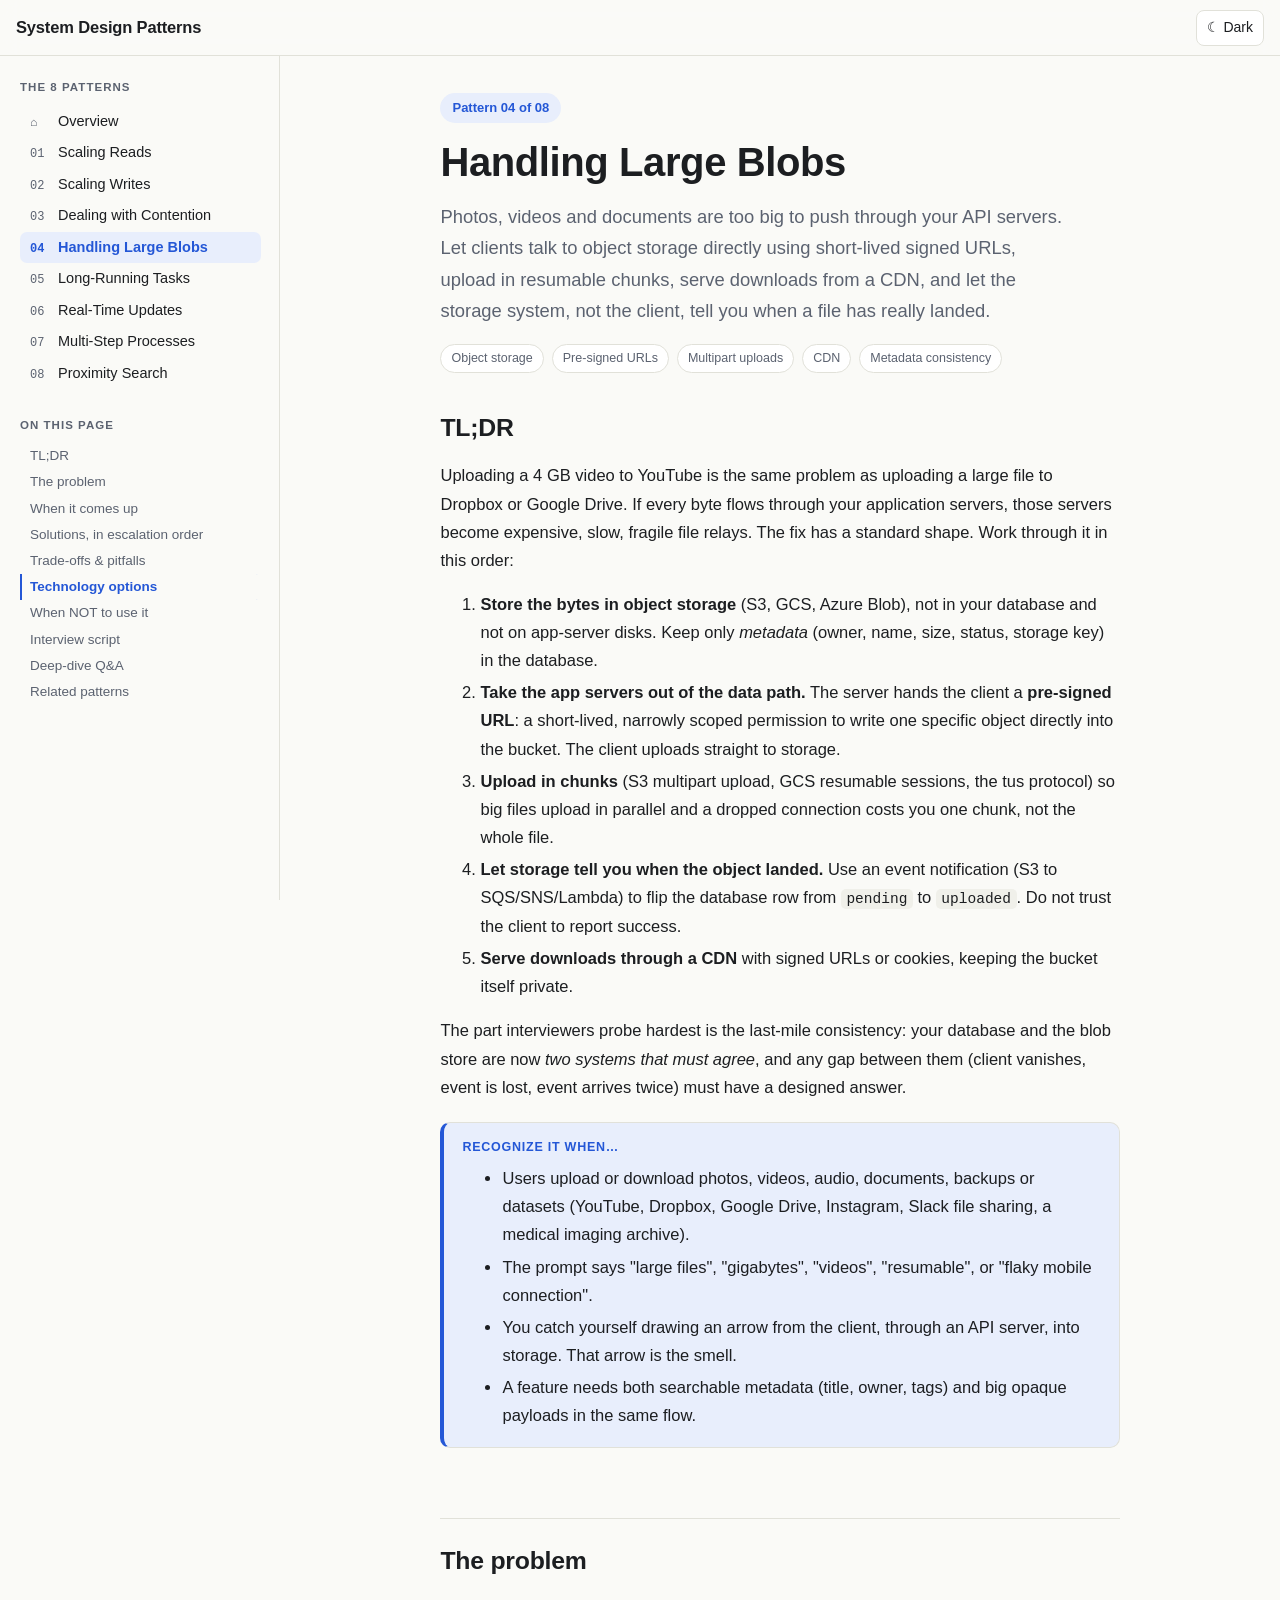
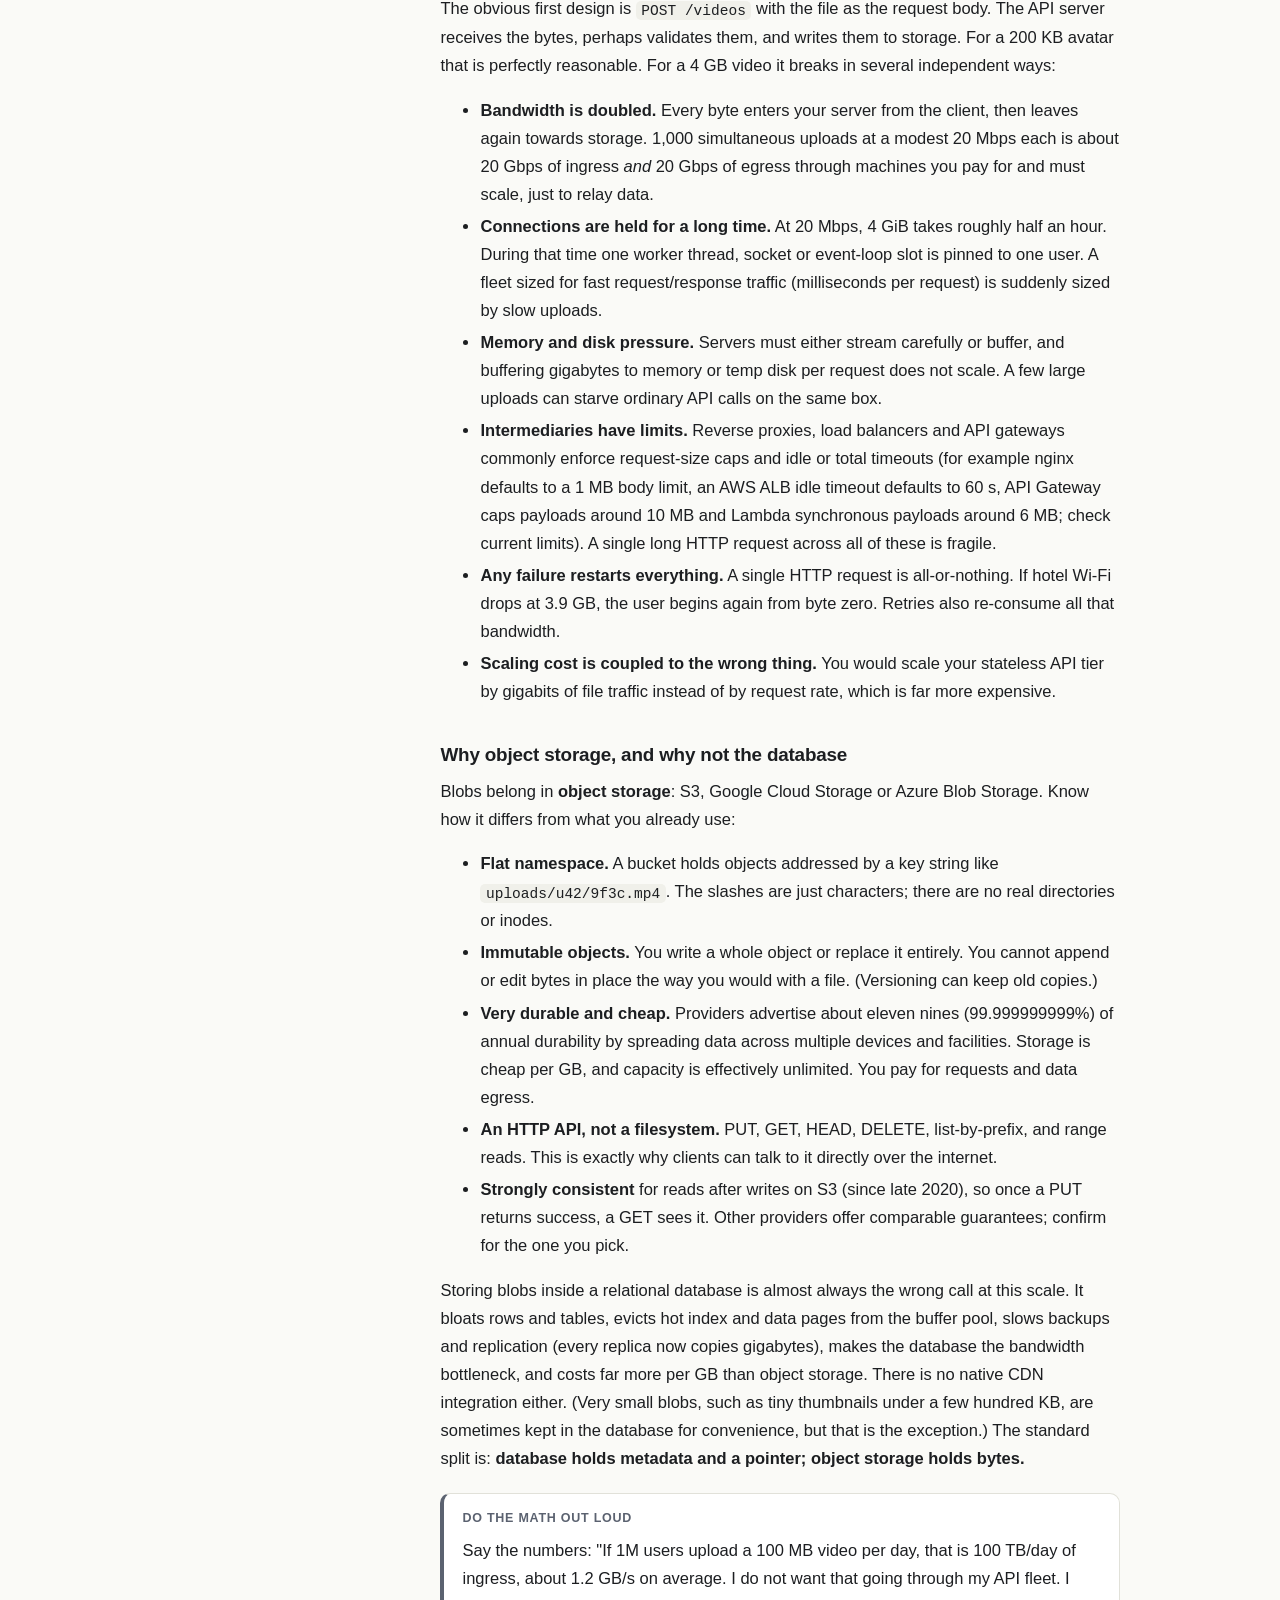
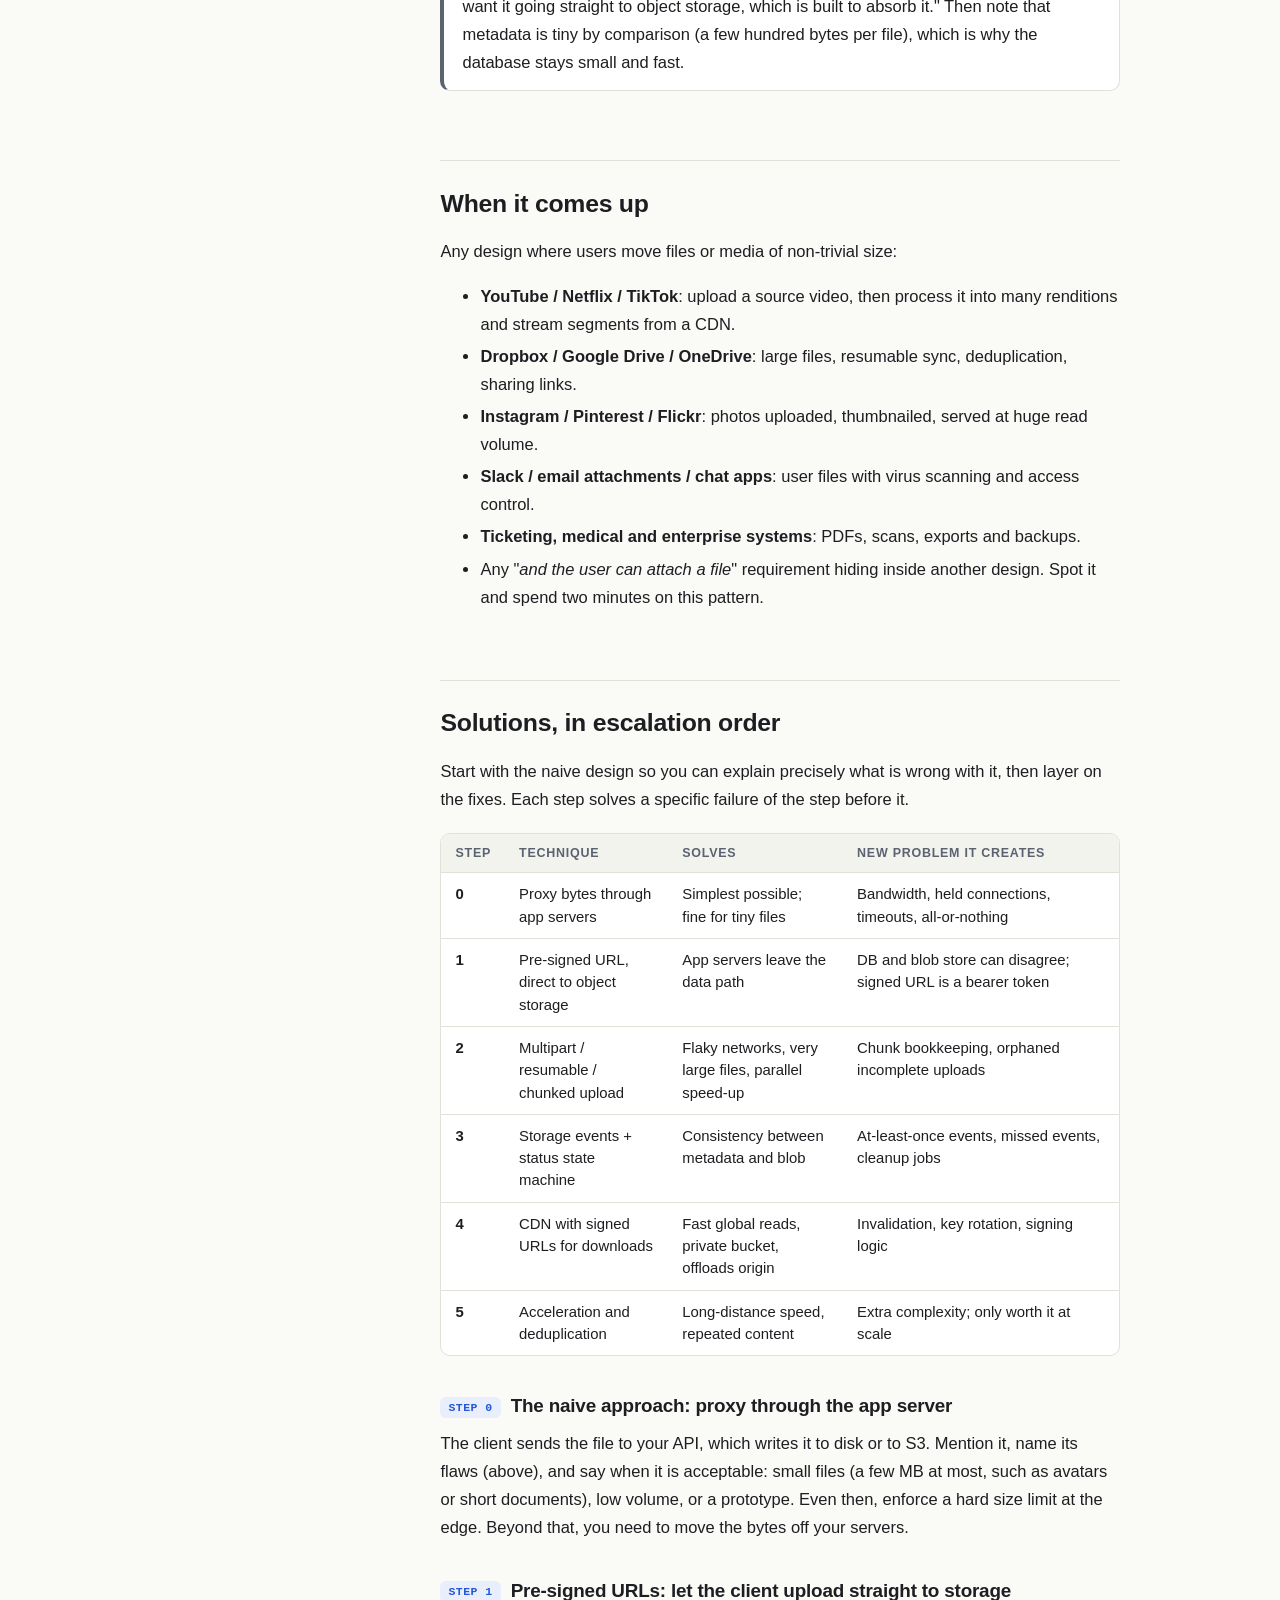
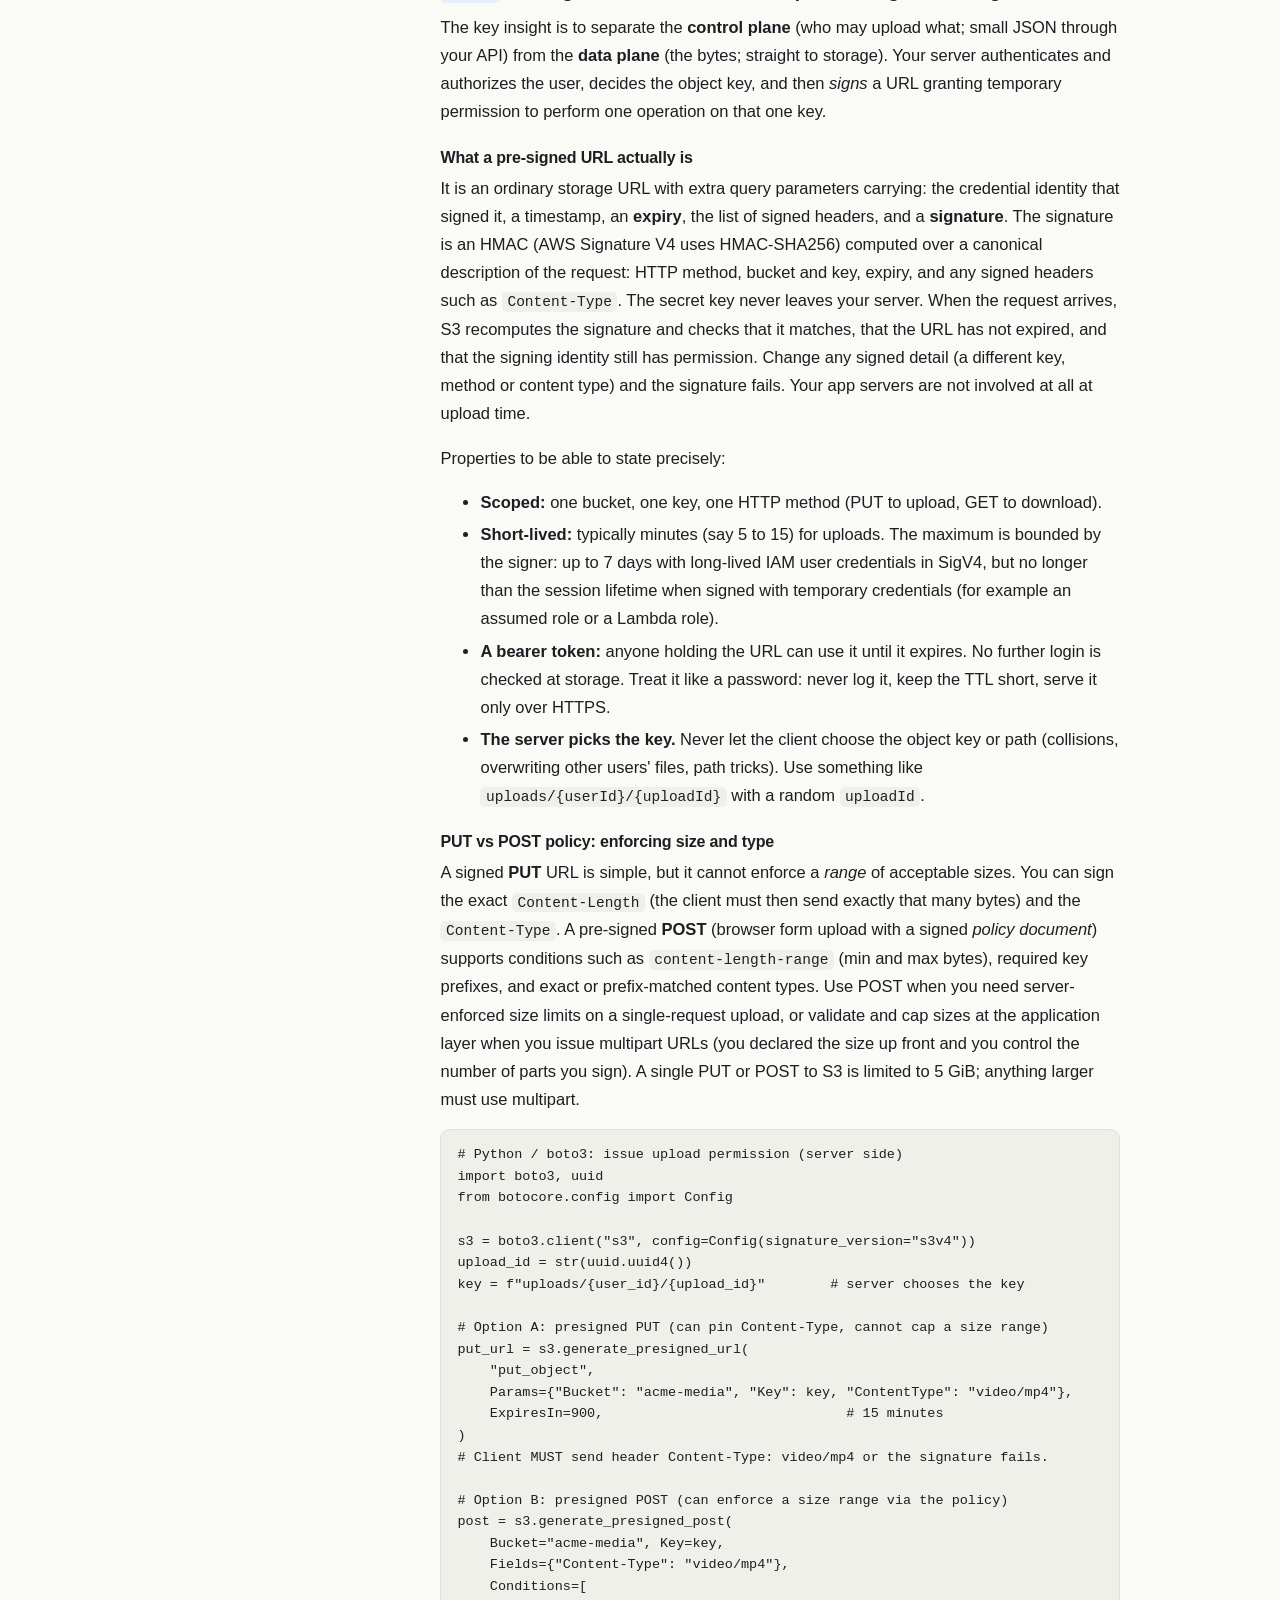
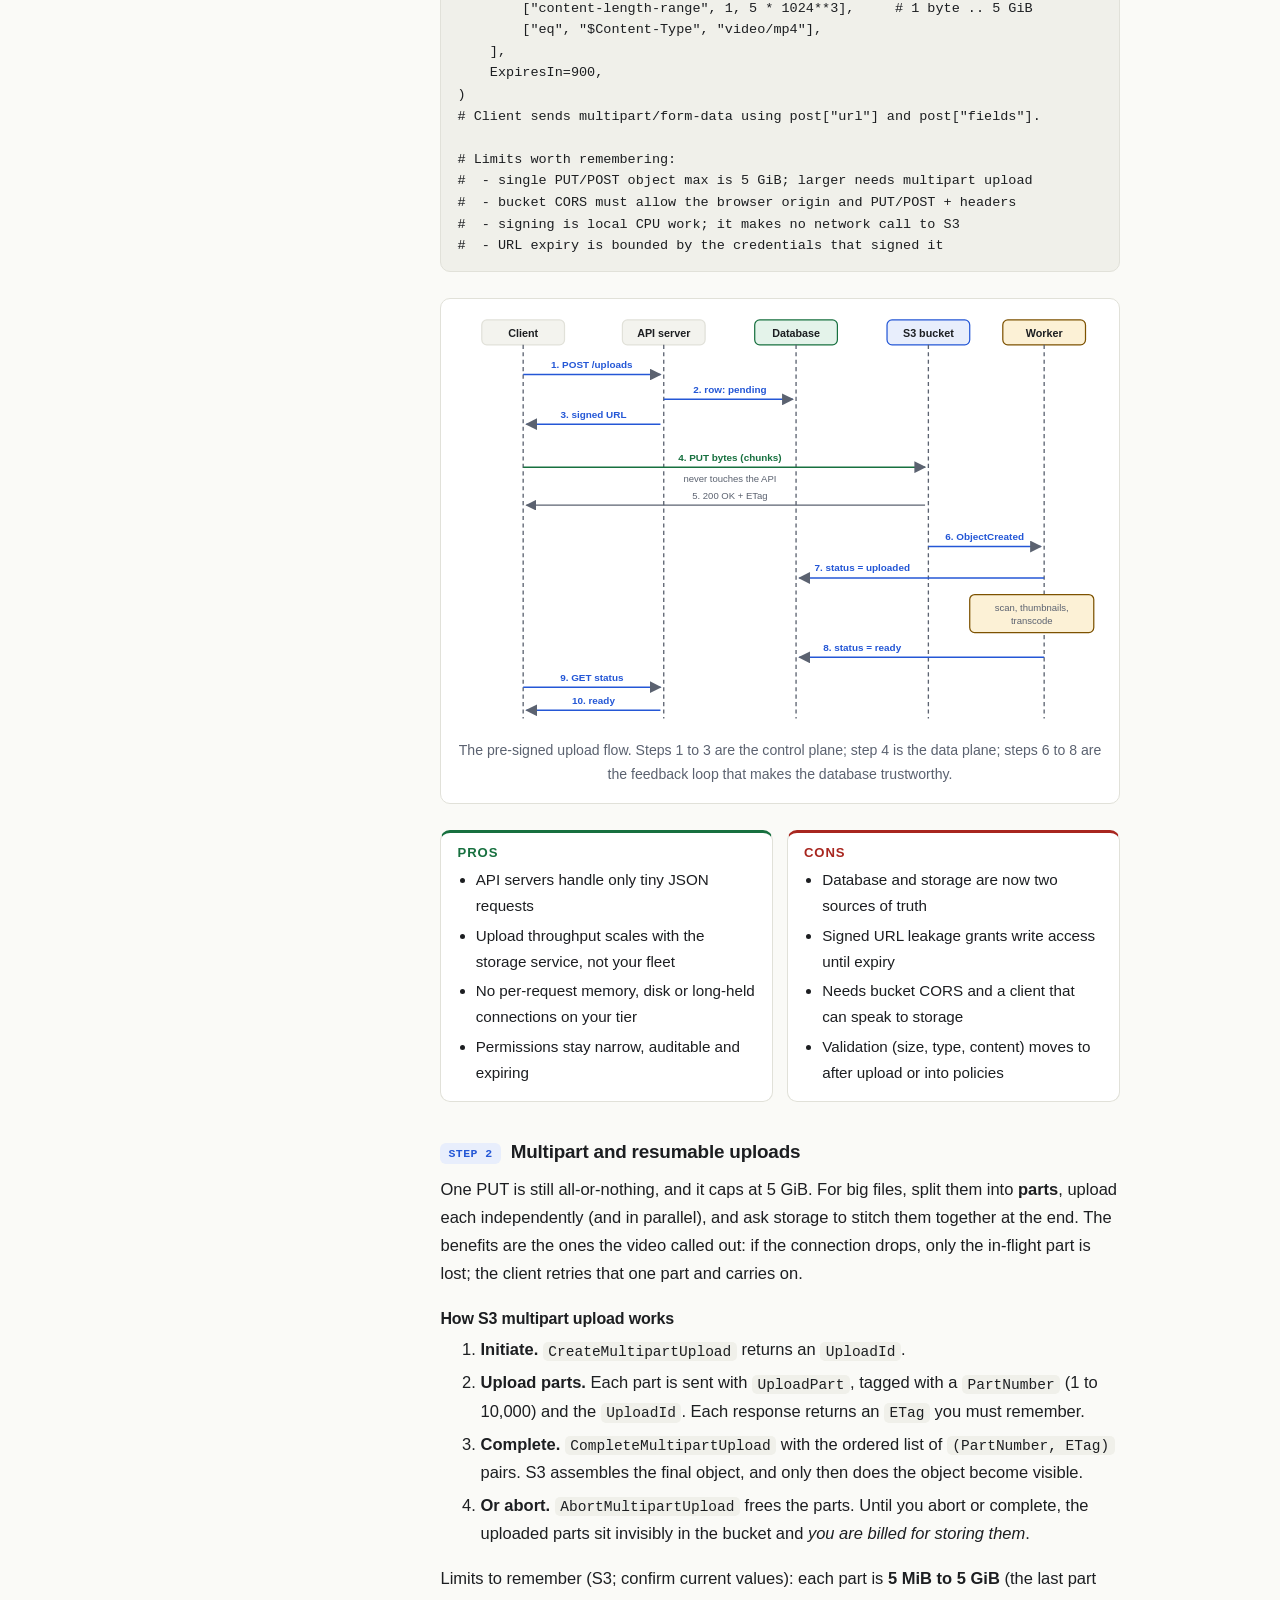
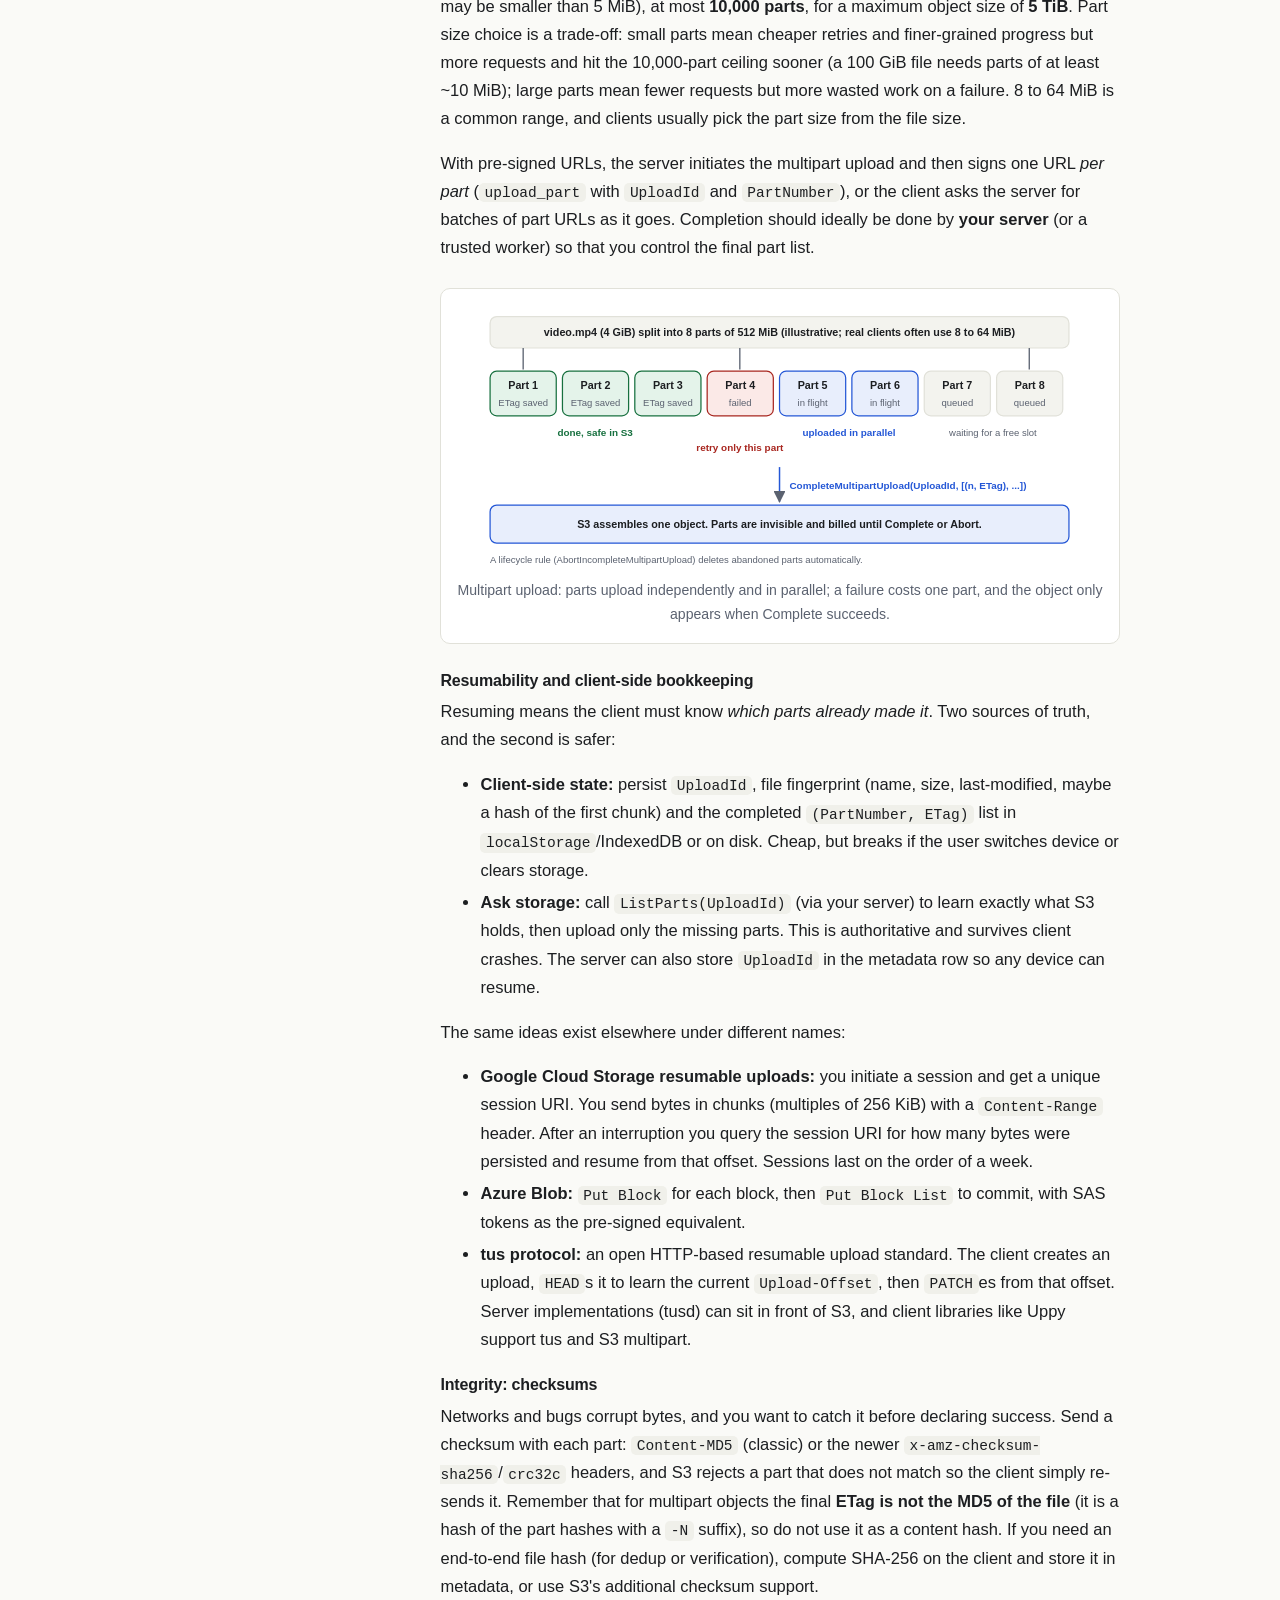
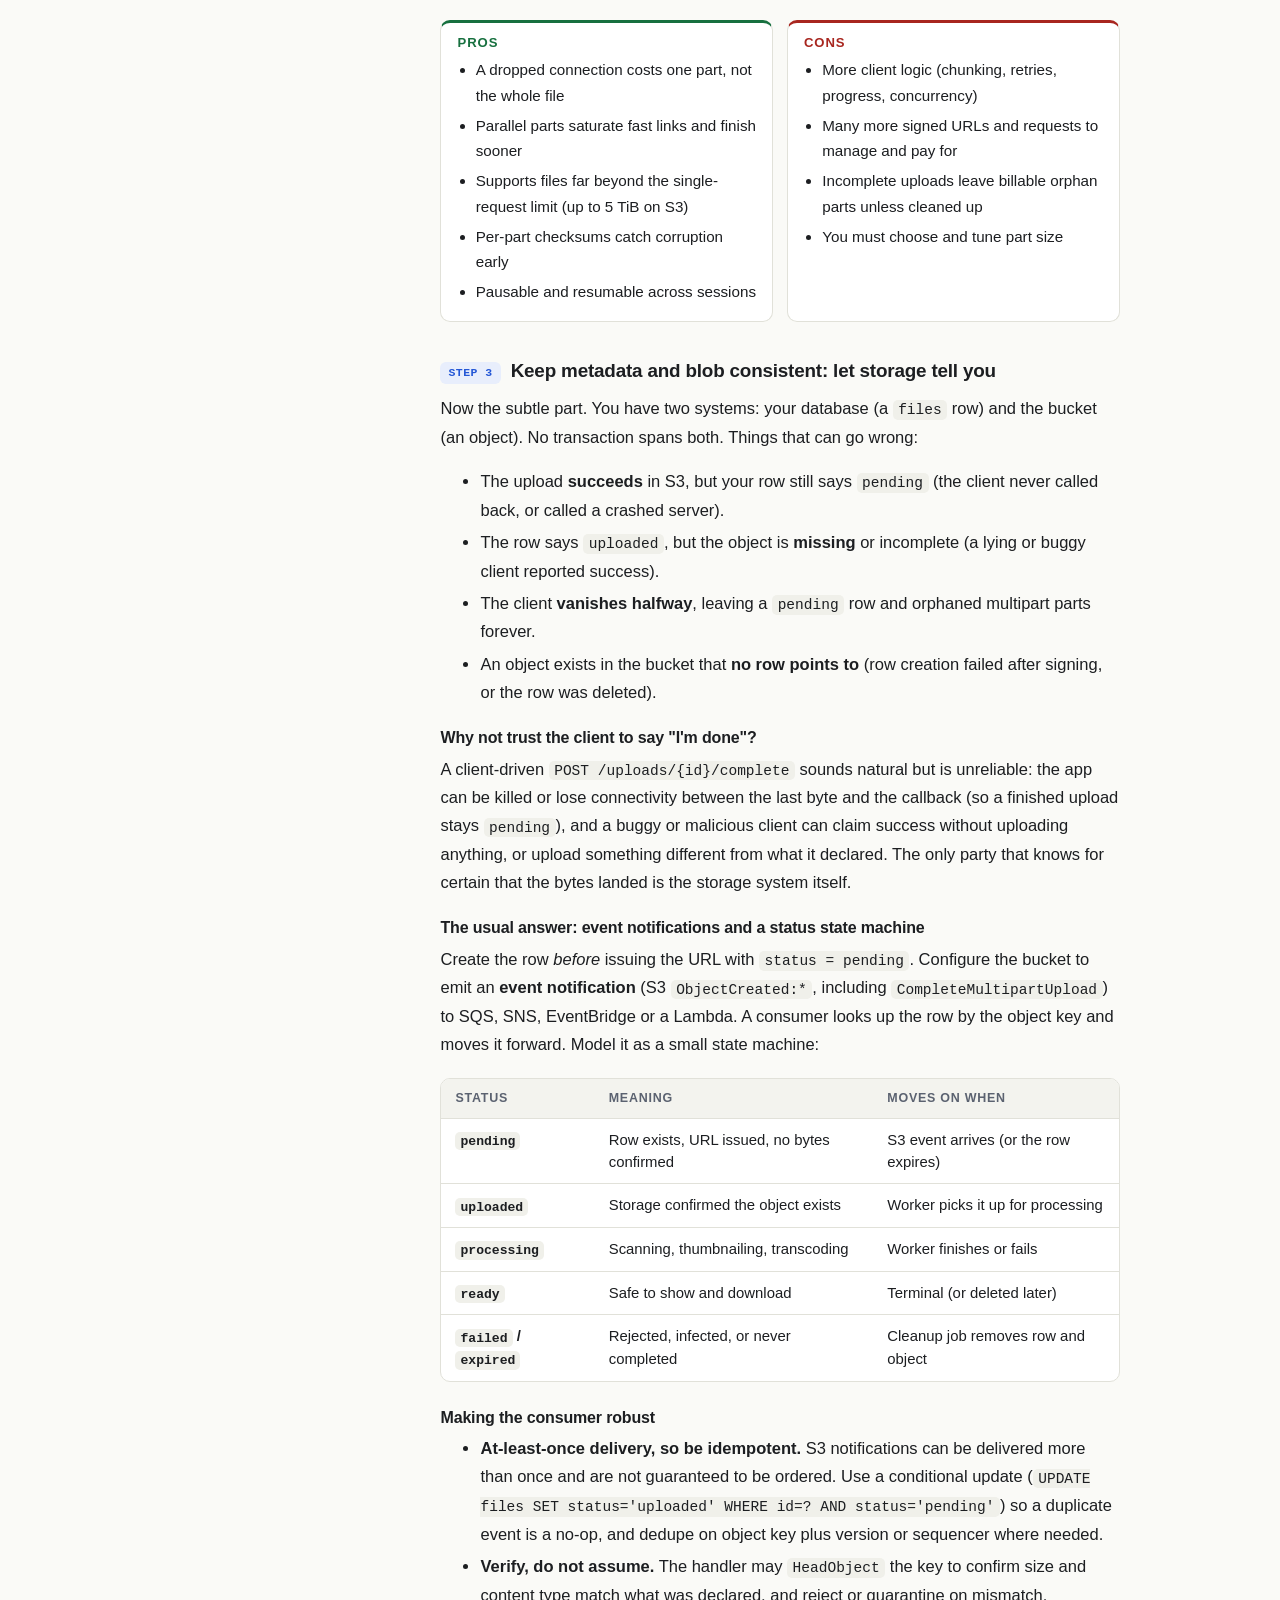
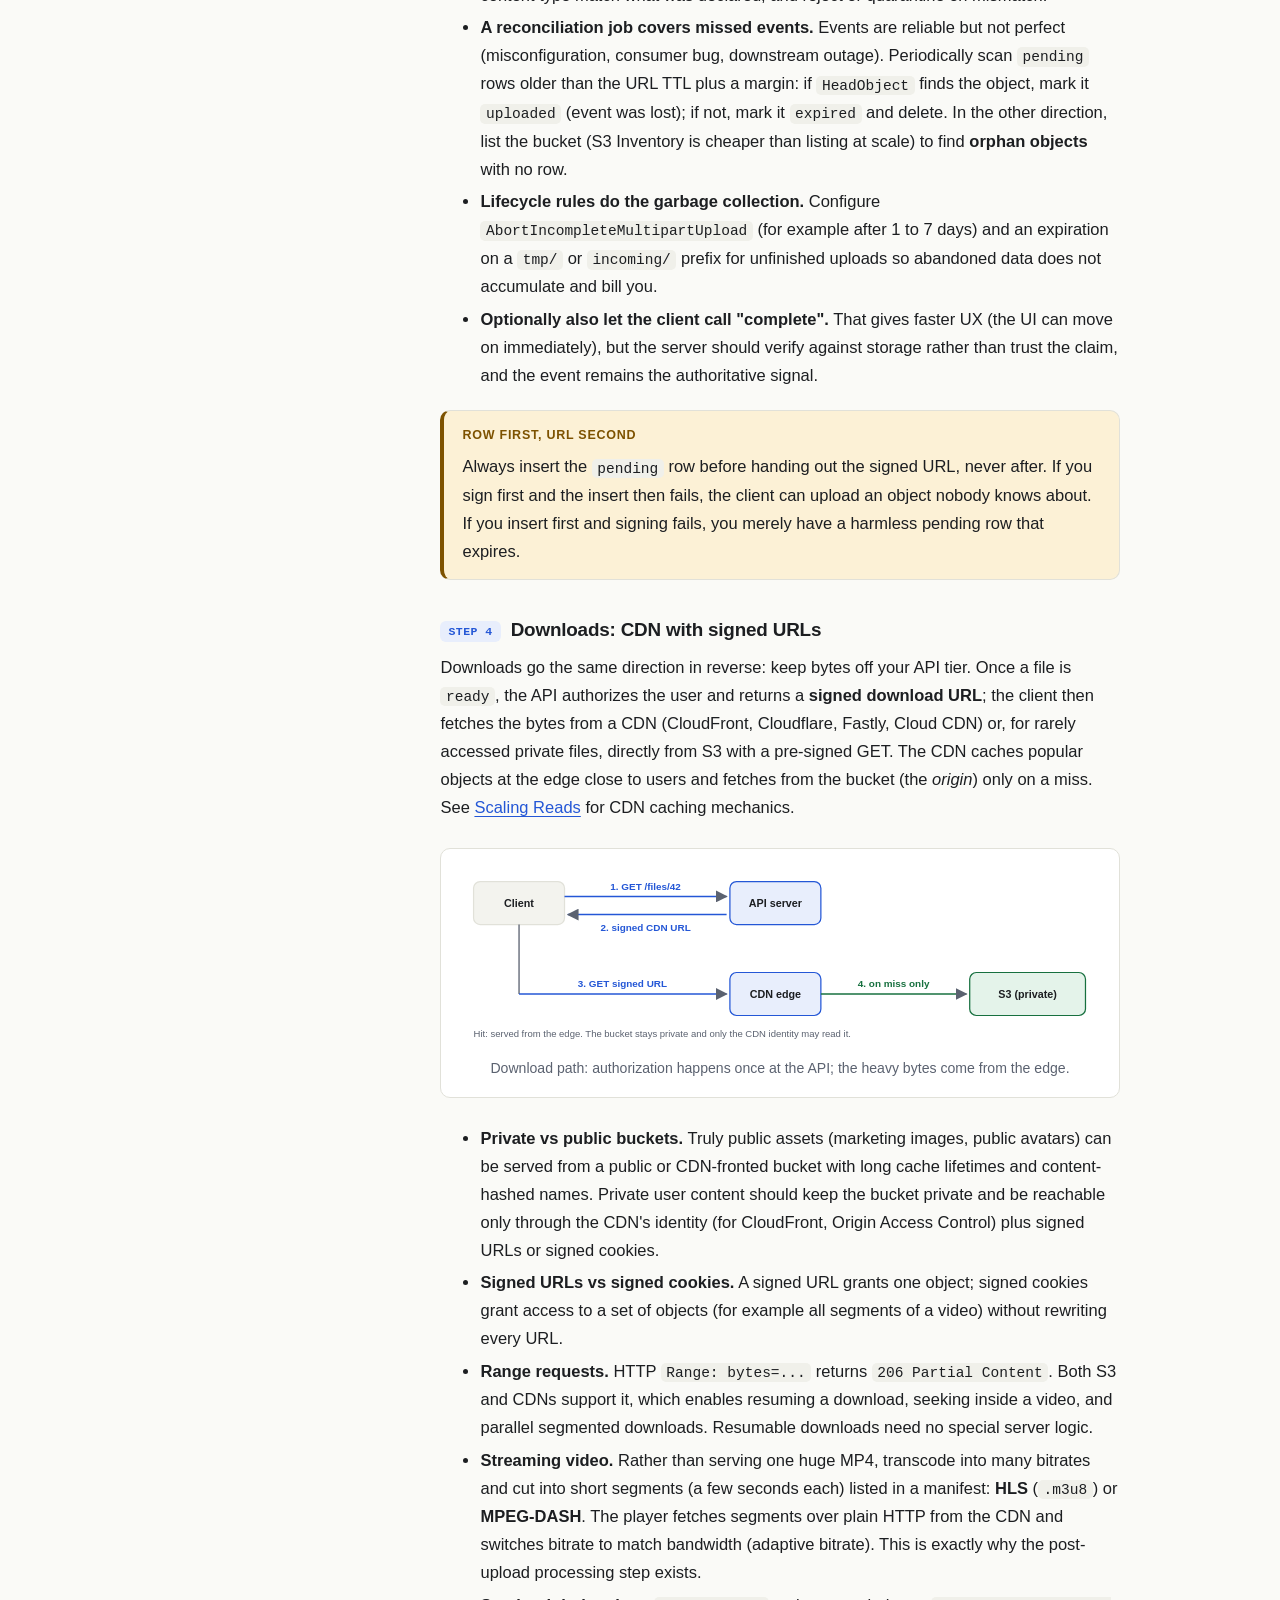
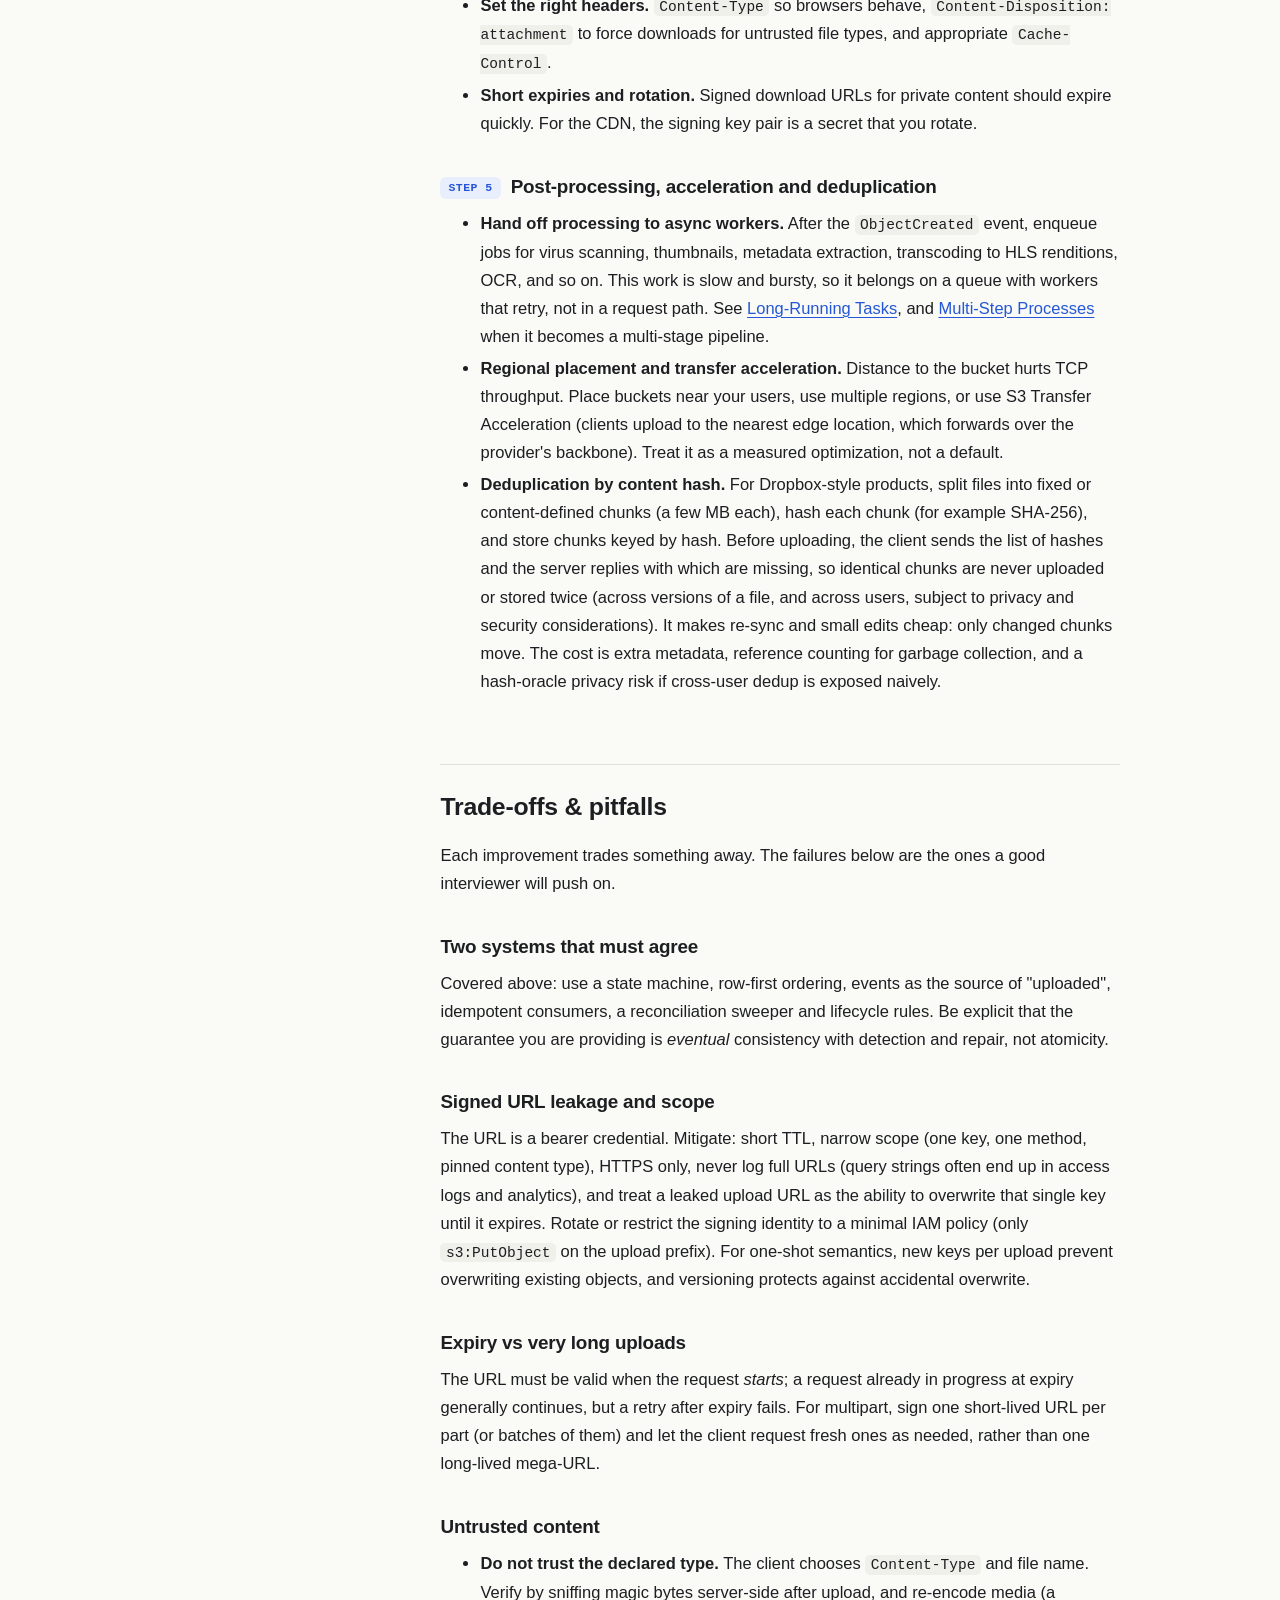
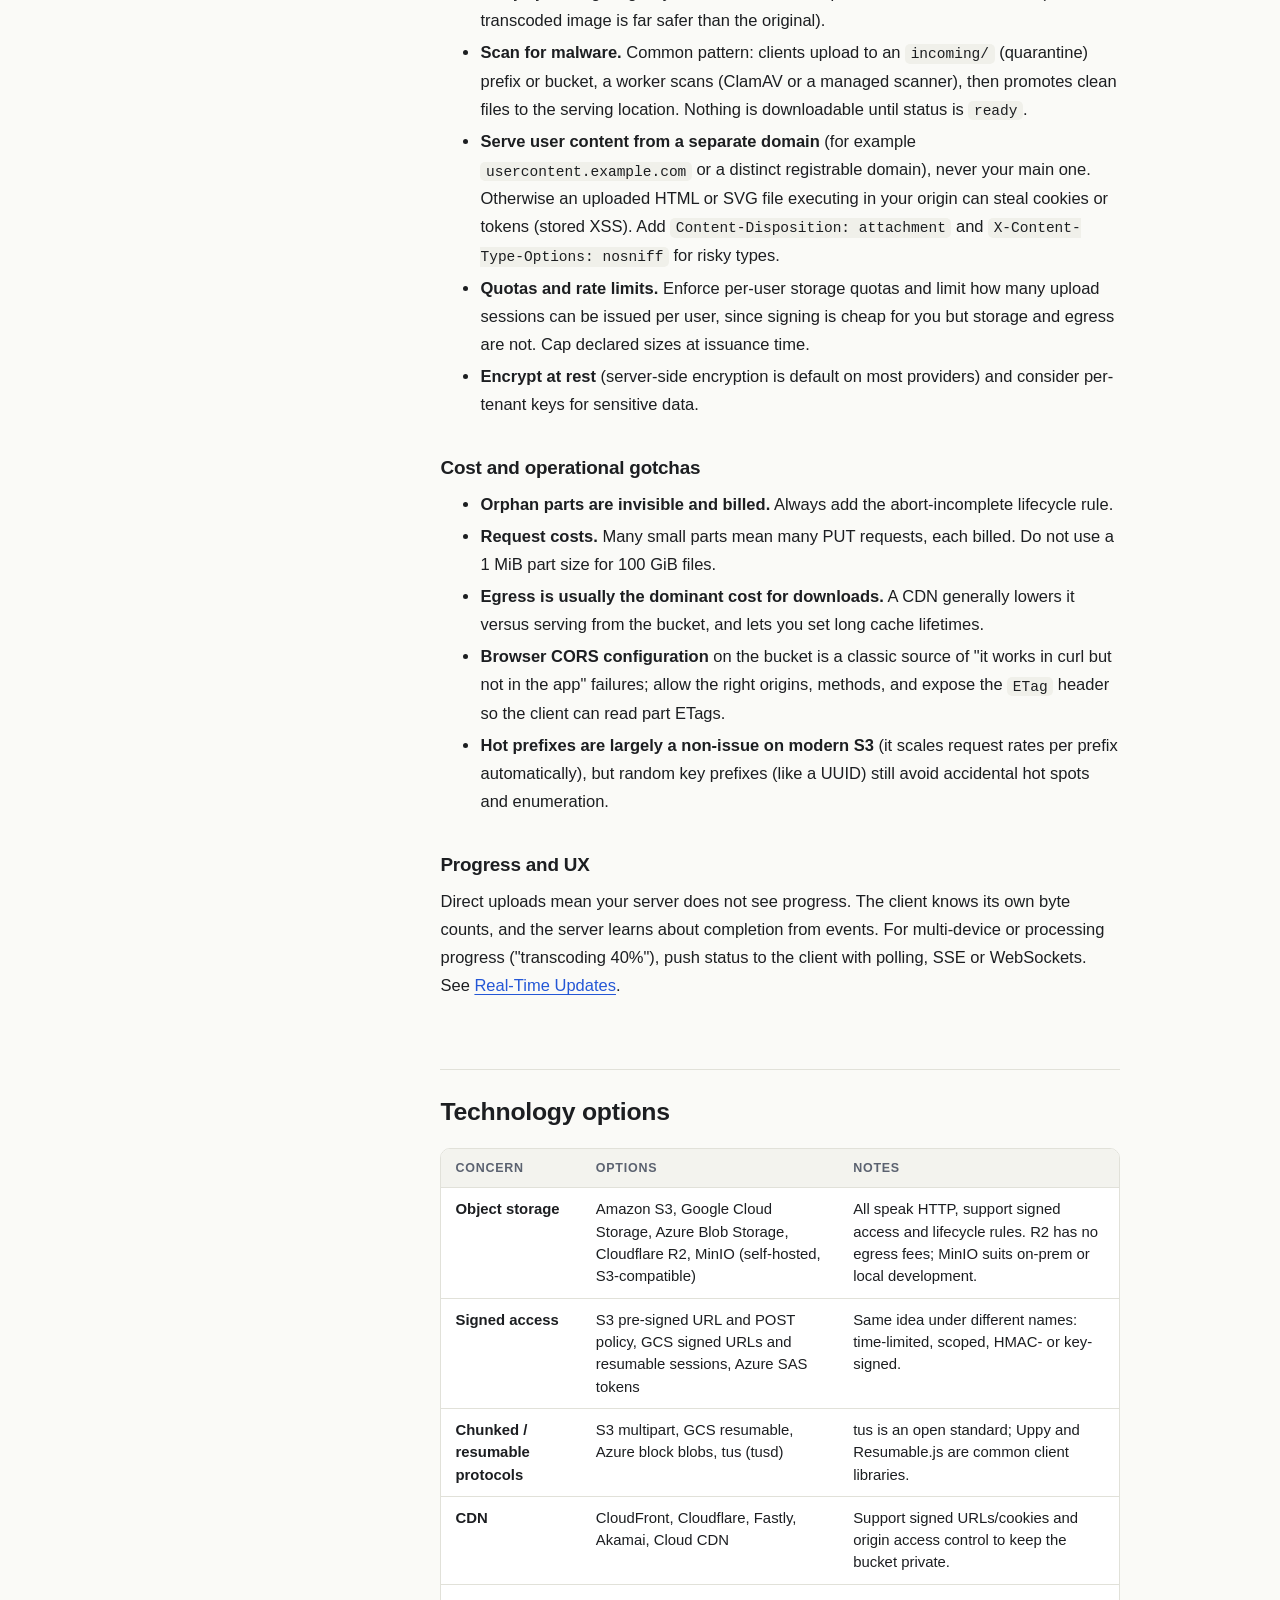
<file: patterns/04-large-blobs.html>
<!doctype html>
<html lang="en">
<head>
<meta charset="utf-8">
<meta name="viewport" content="width=device-width, initial-scale=1">
<title>Handling Large Blobs — System Design Patterns</title>
<meta name="description" content="How to move multi-gigabyte files in and out of your system without melting your API servers: object storage, pre-signed URLs, multipart and resumable uploads, CDN downloads, and keeping metadata and blobs consistent.">
<link rel="stylesheet" href="../assets/style.css">
</head>
<body data-page="04" data-root="../">
<div class="shell">
<main>
<div class="content">

<header class="hero">
  <span class="eyebrow">Pattern 04 of 08</span>
  <h1>Handling Large Blobs</h1>
  <p class="lede">Photos, videos and documents are too big to push through your API servers. Let clients talk to object storage directly using short-lived signed URLs, upload in resumable chunks, serve downloads from a CDN, and let the storage system, not the client, tell you when a file has really landed.</p>
  <div class="meta">
    <span class="chip">Object storage</span>
    <span class="chip">Pre-signed URLs</span>
    <span class="chip">Multipart uploads</span>
    <span class="chip">CDN</span>
    <span class="chip">Metadata consistency</span>
  </div>
</header>

<section>
  <h2 id="tldr">TL;DR</h2>
  <p>Uploading a 4 GB video to YouTube is the same problem as uploading a large file to Dropbox or Google Drive. If every byte flows through your application servers, those servers become expensive, slow, fragile file relays. The fix has a standard shape. Work through it in this order:</p>
  <ol>
    <li><strong>Store the bytes in object storage</strong> (S3, GCS, Azure Blob), not in your database and not on app-server disks. Keep only <em>metadata</em> (owner, name, size, status, storage key) in the database.</li>
    <li><strong>Take the app servers out of the data path.</strong> The server hands the client a <strong>pre-signed URL</strong>: a short-lived, narrowly scoped permission to write one specific object directly into the bucket. The client uploads straight to storage.</li>
    <li><strong>Upload in chunks</strong> (S3 multipart upload, GCS resumable sessions, the tus protocol) so big files upload in parallel and a dropped connection costs you one chunk, not the whole file.</li>
    <li><strong>Let storage tell you when the object landed.</strong> Use an event notification (S3 to SQS/SNS/Lambda) to flip the database row from <code>pending</code> to <code>uploaded</code>. Do not trust the client to report success.</li>
    <li><strong>Serve downloads through a CDN</strong> with signed URLs or cookies, keeping the bucket itself private.</li>
  </ol>
  <p>The part interviewers probe hardest is the last-mile consistency: your database and the blob store are now <em>two systems that must agree</em>, and any gap between them (client vanishes, event is lost, event arrives twice) must have a designed answer.</p>

  <div class="callout recognize">
    <span class="callout-title">Recognize it when…</span>
    <ul>
      <li>Users upload or download photos, videos, audio, documents, backups or datasets (YouTube, Dropbox, Google Drive, Instagram, Slack file sharing, a medical imaging archive).</li>
      <li>The prompt says "large files", "gigabytes", "videos", "resumable", or "flaky mobile connection".</li>
      <li>You catch yourself drawing an arrow from the client, through an API server, into storage. That arrow is the smell.</li>
      <li>A feature needs both searchable metadata (title, owner, tags) and big opaque payloads in the same flow.</li>
    </ul>
  </div>
</section>

<section>
  <h2 id="problem">The problem</h2>
  <p>The obvious first design is <code>POST /videos</code> with the file as the request body. The API server receives the bytes, perhaps validates them, and writes them to storage. For a 200 KB avatar that is perfectly reasonable. For a 4 GB video it breaks in several independent ways:</p>
  <ul>
    <li><strong>Bandwidth is doubled.</strong> Every byte enters your server from the client, then leaves again towards storage. 1,000 simultaneous uploads at a modest 20 Mbps each is about 20 Gbps of ingress <em>and</em> 20 Gbps of egress through machines you pay for and must scale, just to relay data.</li>
    <li><strong>Connections are held for a long time.</strong> At 20 Mbps, 4 GiB takes roughly half an hour. During that time one worker thread, socket or event-loop slot is pinned to one user. A fleet sized for fast request/response traffic (milliseconds per request) is suddenly sized by slow uploads.</li>
    <li><strong>Memory and disk pressure.</strong> Servers must either stream carefully or buffer, and buffering gigabytes to memory or temp disk per request does not scale. A few large uploads can starve ordinary API calls on the same box.</li>
    <li><strong>Intermediaries have limits.</strong> Reverse proxies, load balancers and API gateways commonly enforce request-size caps and idle or total timeouts (for example nginx defaults to a 1 MB body limit, an AWS ALB idle timeout defaults to 60 s, API Gateway caps payloads around 10 MB and Lambda synchronous payloads around 6 MB; check current limits). A single long HTTP request across all of these is fragile.</li>
    <li><strong>Any failure restarts everything.</strong> A single HTTP request is all-or-nothing. If hotel Wi-Fi drops at 3.9 GB, the user begins again from byte zero. Retries also re-consume all that bandwidth.</li>
    <li><strong>Scaling cost is coupled to the wrong thing.</strong> You would scale your stateless API tier by gigabits of file traffic instead of by request rate, which is far more expensive.</li>
  </ul>

  <h3>Why object storage, and why not the database</h3>
  <p>Blobs belong in <strong>object storage</strong>: S3, Google Cloud Storage or Azure Blob Storage. Know how it differs from what you already use:</p>
  <ul>
    <li><strong>Flat namespace.</strong> A bucket holds objects addressed by a key string like <code>uploads/u42/9f3c.mp4</code>. The slashes are just characters; there are no real directories or inodes.</li>
    <li><strong>Immutable objects.</strong> You write a whole object or replace it entirely. You cannot append or edit bytes in place the way you would with a file. (Versioning can keep old copies.)</li>
    <li><strong>Very durable and cheap.</strong> Providers advertise about eleven nines (99.999999999%) of annual durability by spreading data across multiple devices and facilities. Storage is cheap per GB, and capacity is effectively unlimited. You pay for requests and data egress.</li>
    <li><strong>An HTTP API, not a filesystem.</strong> PUT, GET, HEAD, DELETE, list-by-prefix, and range reads. This is exactly why clients can talk to it directly over the internet.</li>
    <li><strong>Strongly consistent</strong> for reads after writes on S3 (since late 2020), so once a PUT returns success, a GET sees it. Other providers offer comparable guarantees; confirm for the one you pick.</li>
  </ul>
  <p>Storing blobs inside a relational database is almost always the wrong call at this scale. It bloats rows and tables, evicts hot index and data pages from the buffer pool, slows backups and replication (every replica now copies gigabytes), makes the database the bandwidth bottleneck, and costs far more per GB than object storage. There is no native CDN integration either. (Very small blobs, such as tiny thumbnails under a few hundred KB, are sometimes kept in the database for convenience, but that is the exception.) The standard split is: <strong>database holds metadata and a pointer; object storage holds bytes.</strong></p>

  <div class="callout interview">
    <span class="callout-title">Do the math out loud</span>
    <p>Say the numbers: "If 1M users upload a 100 MB video per day, that is 100 TB/day of ingress, about 1.2 GB/s on average. I do not want that going through my API fleet. I want it going straight to object storage, which is built to absorb it." Then note that metadata is tiny by comparison (a few hundred bytes per file), which is why the database stays small and fast.</p>
  </div>
</section>

<section>
  <h2 id="when">When it comes up</h2>
  <p>Any design where users move files or media of non-trivial size:</p>
  <ul>
    <li><strong>YouTube / Netflix / TikTok</strong>: upload a source video, then process it into many renditions and stream segments from a CDN.</li>
    <li><strong>Dropbox / Google Drive / OneDrive</strong>: large files, resumable sync, deduplication, sharing links.</li>
    <li><strong>Instagram / Pinterest / Flickr</strong>: photos uploaded, thumbnailed, served at huge read volume.</li>
    <li><strong>Slack / email attachments / chat apps</strong>: user files with virus scanning and access control.</li>
    <li><strong>Ticketing, medical and enterprise systems</strong>: PDFs, scans, exports and backups.</li>
    <li>Any "<em>and the user can attach a file</em>" requirement hiding inside another design. Spot it and spend two minutes on this pattern.</li>
  </ul>
</section>

<section>
  <h2 id="solutions">Solutions, in escalation order</h2>
  <p>Start with the naive design so you can explain precisely what is wrong with it, then layer on the fixes. Each step solves a specific failure of the step before it.</p>

  <div class="table-wrap">
    <table>
      <thead><tr><th>Step</th><th>Technique</th><th>Solves</th><th>New problem it creates</th></tr></thead>
      <tbody>
        <tr><td>0</td><td>Proxy bytes through app servers</td><td>Simplest possible; fine for tiny files</td><td>Bandwidth, held connections, timeouts, all-or-nothing</td></tr>
        <tr><td>1</td><td>Pre-signed URL, direct to object storage</td><td>App servers leave the data path</td><td>DB and blob store can disagree; signed URL is a bearer token</td></tr>
        <tr><td>2</td><td>Multipart / resumable / chunked upload</td><td>Flaky networks, very large files, parallel speed-up</td><td>Chunk bookkeeping, orphaned incomplete uploads</td></tr>
        <tr><td>3</td><td>Storage events + status state machine</td><td>Consistency between metadata and blob</td><td>At-least-once events, missed events, cleanup jobs</td></tr>
        <tr><td>4</td><td>CDN with signed URLs for downloads</td><td>Fast global reads, private bucket, offloads origin</td><td>Invalidation, key rotation, signing logic</td></tr>
        <tr><td>5</td><td>Acceleration and deduplication</td><td>Long-distance speed, repeated content</td><td>Extra complexity; only worth it at scale</td></tr>
      </tbody>
    </table>
  </div>

  <h3><span class="step">Step 0</span>The naive approach: proxy through the app server</h3>
  <p>The client sends the file to your API, which writes it to disk or to S3. Mention it, name its flaws (above), and say when it is acceptable: small files (a few MB at most, such as avatars or short documents), low volume, or a prototype. Even then, enforce a hard size limit at the edge. Beyond that, you need to move the bytes off your servers.</p>

  <h3><span class="step">Step 1</span>Pre-signed URLs: let the client upload straight to storage</h3>
  <p>The key insight is to separate the <strong>control plane</strong> (who may upload what; small JSON through your API) from the <strong>data plane</strong> (the bytes; straight to storage). Your server authenticates and authorizes the user, decides the object key, and then <em>signs</em> a URL granting temporary permission to perform one operation on that one key.</p>

  <h4>What a pre-signed URL actually is</h4>
  <p>It is an ordinary storage URL with extra query parameters carrying: the credential identity that signed it, a timestamp, an <strong>expiry</strong>, the list of signed headers, and a <strong>signature</strong>. The signature is an HMAC (AWS Signature V4 uses HMAC-SHA256) computed over a canonical description of the request: HTTP method, bucket and key, expiry, and any signed headers such as <code>Content-Type</code>. The secret key never leaves your server. When the request arrives, S3 recomputes the signature and checks that it matches, that the URL has not expired, and that the signing identity still has permission. Change any signed detail (a different key, method or content type) and the signature fails. Your app servers are not involved at all at upload time.</p>
  <p>Properties to be able to state precisely:</p>
  <ul>
    <li><strong>Scoped:</strong> one bucket, one key, one HTTP method (PUT to upload, GET to download).</li>
    <li><strong>Short-lived:</strong> typically minutes (say 5 to 15) for uploads. The maximum is bounded by the signer: up to 7 days with long-lived IAM user credentials in SigV4, but no longer than the session lifetime when signed with temporary credentials (for example an assumed role or a Lambda role).</li>
    <li><strong>A bearer token:</strong> anyone holding the URL can use it until it expires. No further login is checked at storage. Treat it like a password: never log it, keep the TTL short, serve it only over HTTPS.</li>
    <li><strong>The server picks the key.</strong> Never let the client choose the object key or path (collisions, overwriting other users' files, path tricks). Use something like <code>uploads/{userId}/{uploadId}</code> with a random <code>uploadId</code>.</li>
  </ul>

  <h4>PUT vs POST policy: enforcing size and type</h4>
  <p>A signed <strong>PUT</strong> URL is simple, but it cannot enforce a <em>range</em> of acceptable sizes. You can sign the exact <code>Content-Length</code> (the client must then send exactly that many bytes) and the <code>Content-Type</code>. A pre-signed <strong>POST</strong> (browser form upload with a signed <em>policy document</em>) supports conditions such as <code>content-length-range</code> (min and max bytes), required key prefixes, and exact or prefix-matched content types. Use POST when you need server-enforced size limits on a single-request upload, or validate and cap sizes at the application layer when you issue multipart URLs (you declared the size up front and you control the number of parts you sign). A single PUT or POST to S3 is limited to 5 GiB; anything larger must use multipart.</p>

<pre><code># Python / boto3: issue upload permission (server side)
import boto3, uuid
from botocore.config import Config

s3 = boto3.client("s3", config=Config(signature_version="s3v4"))
upload_id = str(uuid.uuid4())
key = f"uploads/{user_id}/{upload_id}"        # server chooses the key

# Option A: presigned PUT (can pin Content-Type, cannot cap a size range)
put_url = s3.generate_presigned_url(
    "put_object",
    Params={"Bucket": "acme-media", "Key": key, "ContentType": "video/mp4"},
    ExpiresIn=900,                              # 15 minutes
)
# Client MUST send header Content-Type: video/mp4 or the signature fails.

# Option B: presigned POST (can enforce a size range via the policy)
post = s3.generate_presigned_post(
    Bucket="acme-media", Key=key,
    Fields={"Content-Type": "video/mp4"},
    Conditions=[
        ["content-length-range", 1, 5 * 1024**3],     # 1 byte .. 5 GiB
        ["eq", "$Content-Type", "video/mp4"],
    ],
    ExpiresIn=900,
)
# Client sends multipart/form-data using post["url"] and post["fields"].

# Limits worth remembering:
#  - single PUT/POST object max is 5 GiB; larger needs multipart upload
#  - bucket CORS must allow the browser origin and PUT/POST + headers
#  - signing is local CPU work; it makes no network call to S3
#  - URL expiry is bounded by the credentials that signed it</code></pre>

  <figure class="diagram">
    <svg viewBox="0 0 780 500" role="img" aria-label="Sequence diagram of a pre-signed upload: the client asks the API, the API records a pending row and returns a signed URL, the client uploads straight to S3, S3 emits an event to a worker which marks the row uploaded then ready, and the client polls status">
      <rect class="n" x="30" y="6" width="100" height="30" rx="6"/><text class="t t-mid" x="80" y="26">Client</text>
      <rect class="n" x="200" y="6" width="100" height="30" rx="6"/><text class="t t-mid" x="250" y="26">API server</text>
      <rect class="n-g" x="360" y="6" width="100" height="30" rx="6"/><text class="t t-mid" x="410" y="26">Database</text>
      <rect class="n-a" x="520" y="6" width="100" height="30" rx="6"/><text class="t t-mid" x="570" y="26">S3 bucket</text>
      <rect class="n-w" x="660" y="6" width="100" height="30" rx="6"/><text class="t t-mid" x="710" y="26">Worker</text>
      <line class="l dash" x1="80" y1="36" x2="80" y2="488"/>
      <line class="l dash" x1="250" y1="36" x2="250" y2="488"/>
      <line class="l dash" x1="410" y1="36" x2="410" y2="488"/>
      <line class="l dash" x1="570" y1="36" x2="570" y2="488"/>
      <line class="l dash" x1="710" y1="36" x2="710" y2="488"/>

      <line class="l-a" x1="80" y1="72" x2="246" y2="72" marker-end="url(#arrow)"/>
      <text class="t-a t-mid" x="163" y="64">1. POST /uploads</text>
      <line class="l-a" x1="250" y1="102" x2="406" y2="102" marker-end="url(#arrow)"/>
      <text class="t-a t-mid" x="330" y="94">2. row: pending</text>
      <line class="l-a" x1="246" y1="132" x2="84" y2="132" marker-end="url(#arrow)"/>
      <text class="t-a t-mid" x="165" y="124">3. signed URL</text>

      <line class="l-g" x1="80" y1="184" x2="566" y2="184" marker-end="url(#arrow)"/>
      <text class="t-g t-mid" x="330" y="176">4. PUT bytes (chunks)</text>
      <text class="t-s t-mid" x="330" y="202">never touches the API</text>
      <line class="l" x1="566" y1="230" x2="84" y2="230" marker-end="url(#arrow)"/>
      <text class="t-s t-mid" x="330" y="222">5. 200 OK + ETag</text>

      <line class="l-a" x1="570" y1="280" x2="706" y2="280" marker-end="url(#arrow)"/>
      <text class="t-a t-mid" x="638" y="272">6. ObjectCreated</text>
      <line class="l-a" x1="710" y1="318" x2="414" y2="318" marker-end="url(#arrow)"/>
      <text class="t-a t-mid" x="490" y="310">7. status = uploaded</text>

      <rect class="n-w" x="620" y="338" width="150" height="46" rx="6"/>
      <text class="t-s t-mid" x="695" y="358">scan, thumbnails,</text>
      <text class="t-s t-mid" x="695" y="374">transcode</text>
      <line class="l-a" x1="710" y1="414" x2="414" y2="414" marker-end="url(#arrow)"/>
      <text class="t-a t-mid" x="490" y="406">8. status = ready</text>

      <line class="l-a" x1="80" y1="450" x2="246" y2="450" marker-end="url(#arrow)"/>
      <text class="t-a t-mid" x="163" y="442">9. GET status</text>
      <line class="l-a" x1="246" y1="478" x2="84" y2="478" marker-end="url(#arrow)"/>
      <text class="t-a t-mid" x="165" y="470">10. ready</text>
    </svg>
    <figcaption>The pre-signed upload flow. Steps 1 to 3 are the control plane; step 4 is the data plane; steps 6 to 8 are the feedback loop that makes the database trustworthy.</figcaption>
  </figure>

  <div class="proscons">
    <div class="pros"><h4>Pros</h4><ul>
      <li>API servers handle only tiny JSON requests</li>
      <li>Upload throughput scales with the storage service, not your fleet</li>
      <li>No per-request memory, disk or long-held connections on your tier</li>
      <li>Permissions stay narrow, auditable and expiring</li>
    </ul></div>
    <div class="cons"><h4>Cons</h4><ul>
      <li>Database and storage are now two sources of truth</li>
      <li>Signed URL leakage grants write access until expiry</li>
      <li>Needs bucket CORS and a client that can speak to storage</li>
      <li>Validation (size, type, content) moves to after upload or into policies</li>
    </ul></div>
  </div>

  <h3><span class="step">Step 2</span>Multipart and resumable uploads</h3>
  <p>One PUT is still all-or-nothing, and it caps at 5 GiB. For big files, split them into <strong>parts</strong>, upload each independently (and in parallel), and ask storage to stitch them together at the end. The benefits are the ones the video called out: if the connection drops, only the in-flight part is lost; the client retries that one part and carries on.</p>

  <h4>How S3 multipart upload works</h4>
  <ol>
    <li><strong>Initiate.</strong> <code>CreateMultipartUpload</code> returns an <code>UploadId</code>.</li>
    <li><strong>Upload parts.</strong> Each part is sent with <code>UploadPart</code>, tagged with a <code>PartNumber</code> (1 to 10,000) and the <code>UploadId</code>. Each response returns an <code>ETag</code> you must remember.</li>
    <li><strong>Complete.</strong> <code>CompleteMultipartUpload</code> with the ordered list of <code>(PartNumber, ETag)</code> pairs. S3 assembles the final object, and only then does the object become visible.</li>
    <li><strong>Or abort.</strong> <code>AbortMultipartUpload</code> frees the parts. Until you abort or complete, the uploaded parts sit invisibly in the bucket and <em>you are billed for storing them</em>.</li>
  </ol>
  <p>Limits to remember (S3; confirm current values): each part is <strong>5 MiB to 5 GiB</strong> (the last part may be smaller than 5 MiB), at most <strong>10,000 parts</strong>, for a maximum object size of <strong>5 TiB</strong>. Part size choice is a trade-off: small parts mean cheaper retries and finer-grained progress but more requests and hit the 10,000-part ceiling sooner (a 100 GiB file needs parts of at least ~10 MiB); large parts mean fewer requests but more wasted work on a failure. 8 to 64 MiB is a common range, and clients usually pick the part size from the file size.</p>
  <p>With pre-signed URLs, the server initiates the multipart upload and then signs one URL <em>per part</em> (<code>upload_part</code> with <code>UploadId</code> and <code>PartNumber</code>), or the client asks the server for batches of part URLs as it goes. Completion should ideally be done by <strong>your server</strong> (or a trusted worker) so that you control the final part list.</p>

  <figure class="diagram">
    <svg viewBox="0 0 780 320" role="img" aria-label="A 4 GiB file split into 8 parts of 512 MiB: three parts uploaded, one failed and retried alone, two in flight in parallel, two queued, then CompleteMultipartUpload assembles the object in S3">
      <rect class="n" x="40" y="14" width="700" height="38" rx="8"/>
      <text class="t t-mid" x="390" y="38">video.mp4 (4 GiB) split into 8 parts of 512 MiB (illustrative; real clients often use 8 to 64 MiB)</text>

      <rect class="n-g" x="40" y="80" width="80" height="54" rx="8"/><text class="t t-mid" x="80" y="102">Part 1</text><text class="t-s t-mid" x="80" y="122">ETag saved</text>
      <rect class="n-g" x="127.5" y="80" width="80" height="54" rx="8"/><text class="t t-mid" x="167.5" y="102">Part 2</text><text class="t-s t-mid" x="167.5" y="122">ETag saved</text>
      <rect class="n-g" x="215" y="80" width="80" height="54" rx="8"/><text class="t t-mid" x="255" y="102">Part 3</text><text class="t-s t-mid" x="255" y="122">ETag saved</text>
      <rect class="n-b" x="302.5" y="80" width="80" height="54" rx="8"/><text class="t t-mid" x="342.5" y="102">Part 4</text><text class="t-s t-mid" x="342.5" y="122">failed</text>
      <rect class="n-a" x="390" y="80" width="80" height="54" rx="8"/><text class="t t-mid" x="430" y="102">Part 5</text><text class="t-s t-mid" x="430" y="122">in flight</text>
      <rect class="n-a" x="477.5" y="80" width="80" height="54" rx="8"/><text class="t t-mid" x="517.5" y="102">Part 6</text><text class="t-s t-mid" x="517.5" y="122">in flight</text>
      <rect class="n" x="565" y="80" width="80" height="54" rx="8"/><text class="t t-mid" x="605" y="102">Part 7</text><text class="t-s t-mid" x="605" y="122">queued</text>
      <rect class="n" x="652.5" y="80" width="80" height="54" rx="8"/><text class="t t-mid" x="692.5" y="102">Part 8</text><text class="t-s t-mid" x="692.5" y="122">queued</text>

      <line class="l" x1="80" y1="52" x2="80" y2="78"/>
      <line class="l" x1="342" y1="52" x2="342" y2="78"/>
      <line class="l" x1="692" y1="52" x2="692" y2="78"/>

      <text class="t-g t-mid" x="167" y="158">done, safe in S3</text>
      <text class="t-b t-mid" x="342" y="176">retry only this part</text>
      <text class="t-a t-mid" x="474" y="158">uploaded in parallel</text>
      <text class="t-s t-mid" x="648" y="158">waiting for a free slot</text>

      <line class="l-a" x1="390" y1="196" x2="390" y2="238" marker-end="url(#arrow)"/>
      <text class="t-a" x="402" y="222">CompleteMultipartUpload(UploadId, [(n, ETag), ...])</text>

      <rect class="n-a" x="40" y="242" width="700" height="46" rx="8"/>
      <text class="t t-mid" x="390" y="270">S3 assembles one object. Parts are invisible and billed until Complete or Abort.</text>
      <text class="t-s" x="40" y="312">A lifecycle rule (AbortIncompleteMultipartUpload) deletes abandoned parts automatically.</text>
    </svg>
    <figcaption>Multipart upload: parts upload independently and in parallel; a failure costs one part, and the object only appears when Complete succeeds.</figcaption>
  </figure>

  <h4>Resumability and client-side bookkeeping</h4>
  <p>Resuming means the client must know <em>which parts already made it</em>. Two sources of truth, and the second is safer:</p>
  <ul>
    <li><strong>Client-side state:</strong> persist <code>UploadId</code>, file fingerprint (name, size, last-modified, maybe a hash of the first chunk) and the completed <code>(PartNumber, ETag)</code> list in <code>localStorage</code>/IndexedDB or on disk. Cheap, but breaks if the user switches device or clears storage.</li>
    <li><strong>Ask storage:</strong> call <code>ListParts(UploadId)</code> (via your server) to learn exactly what S3 holds, then upload only the missing parts. This is authoritative and survives client crashes. The server can also store <code>UploadId</code> in the metadata row so any device can resume.</li>
  </ul>
  <p>The same ideas exist elsewhere under different names:</p>
  <ul>
    <li><strong>Google Cloud Storage resumable uploads:</strong> you initiate a session and get a unique session URI. You send bytes in chunks (multiples of 256 KiB) with a <code>Content-Range</code> header. After an interruption you query the session URI for how many bytes were persisted and resume from that offset. Sessions last on the order of a week.</li>
    <li><strong>Azure Blob:</strong> <code>Put Block</code> for each block, then <code>Put Block List</code> to commit, with SAS tokens as the pre-signed equivalent.</li>
    <li><strong>tus protocol:</strong> an open HTTP-based resumable upload standard. The client creates an upload, <code>HEAD</code>s it to learn the current <code>Upload-Offset</code>, then <code>PATCH</code>es from that offset. Server implementations (tusd) can sit in front of S3, and client libraries like Uppy support tus and S3 multipart.</li>
  </ul>

  <h4>Integrity: checksums</h4>
  <p>Networks and bugs corrupt bytes, and you want to catch it before declaring success. Send a checksum with each part: <code>Content-MD5</code> (classic) or the newer <code>x-amz-checksum-sha256</code>/<code>crc32c</code> headers, and S3 rejects a part that does not match so the client simply re-sends it. Remember that for multipart objects the final <strong>ETag is not the MD5 of the file</strong> (it is a hash of the part hashes with a <code>-N</code> suffix), so do not use it as a content hash. If you need an end-to-end file hash (for dedup or verification), compute SHA-256 on the client and store it in metadata, or use S3's additional checksum support.</p>

  <div class="proscons">
    <div class="pros"><h4>Pros</h4><ul>
      <li>A dropped connection costs one part, not the whole file</li>
      <li>Parallel parts saturate fast links and finish sooner</li>
      <li>Supports files far beyond the single-request limit (up to 5 TiB on S3)</li>
      <li>Per-part checksums catch corruption early</li>
      <li>Pausable and resumable across sessions</li>
    </ul></div>
    <div class="cons"><h4>Cons</h4><ul>
      <li>More client logic (chunking, retries, progress, concurrency)</li>
      <li>Many more signed URLs and requests to manage and pay for</li>
      <li>Incomplete uploads leave billable orphan parts unless cleaned up</li>
      <li>You must choose and tune part size</li>
    </ul></div>
  </div>

  <h3><span class="step">Step 3</span>Keep metadata and blob consistent: let storage tell you</h3>
  <p>Now the subtle part. You have two systems: your database (a <code>files</code> row) and the bucket (an object). No transaction spans both. Things that can go wrong:</p>
  <ul>
    <li>The upload <strong>succeeds</strong> in S3, but your row still says <code>pending</code> (the client never called back, or called a crashed server).</li>
    <li>The row says <code>uploaded</code>, but the object is <strong>missing</strong> or incomplete (a lying or buggy client reported success).</li>
    <li>The client <strong>vanishes halfway</strong>, leaving a <code>pending</code> row and orphaned multipart parts forever.</li>
    <li>An object exists in the bucket that <strong>no row points to</strong> (row creation failed after signing, or the row was deleted).</li>
  </ul>

  <h4>Why not trust the client to say "I'm done"?</h4>
  <p>A client-driven <code>POST /uploads/{id}/complete</code> sounds natural but is unreliable: the app can be killed or lose connectivity between the last byte and the callback (so a finished upload stays <code>pending</code>), and a buggy or malicious client can claim success without uploading anything, or upload something different from what it declared. The only party that knows for certain that the bytes landed is the storage system itself.</p>

  <h4>The usual answer: event notifications and a status state machine</h4>
  <p>Create the row <em>before</em> issuing the URL with <code>status = pending</code>. Configure the bucket to emit an <strong>event notification</strong> (S3 <code>ObjectCreated:*</code>, including <code>CompleteMultipartUpload</code>) to SQS, SNS, EventBridge or a Lambda. A consumer looks up the row by the object key and moves it forward. Model it as a small state machine:</p>
  <div class="table-wrap">
    <table>
      <thead><tr><th>Status</th><th>Meaning</th><th>Moves on when</th></tr></thead>
      <tbody>
        <tr><td><code>pending</code></td><td>Row exists, URL issued, no bytes confirmed</td><td>S3 event arrives (or the row expires)</td></tr>
        <tr><td><code>uploaded</code></td><td>Storage confirmed the object exists</td><td>Worker picks it up for processing</td></tr>
        <tr><td><code>processing</code></td><td>Scanning, thumbnailing, transcoding</td><td>Worker finishes or fails</td></tr>
        <tr><td><code>ready</code></td><td>Safe to show and download</td><td>Terminal (or deleted later)</td></tr>
        <tr><td><code>failed</code> / <code>expired</code></td><td>Rejected, infected, or never completed</td><td>Cleanup job removes row and object</td></tr>
      </tbody>
    </table>
  </div>

  <h4>Making the consumer robust</h4>
  <ul>
    <li><strong>At-least-once delivery, so be idempotent.</strong> S3 notifications can be delivered more than once and are not guaranteed to be ordered. Use a conditional update (<code>UPDATE files SET status='uploaded' WHERE id=? AND status='pending'</code>) so a duplicate event is a no-op, and dedupe on object key plus version or sequencer where needed.</li>
    <li><strong>Verify, do not assume.</strong> The handler may <code>HeadObject</code> the key to confirm size and content type match what was declared, and reject or quarantine on mismatch.</li>
    <li><strong>A reconciliation job covers missed events.</strong> Events are reliable but not perfect (misconfiguration, consumer bug, downstream outage). Periodically scan <code>pending</code> rows older than the URL TTL plus a margin: if <code>HeadObject</code> finds the object, mark it <code>uploaded</code> (event was lost); if not, mark it <code>expired</code> and delete. In the other direction, list the bucket (S3 Inventory is cheaper than listing at scale) to find <strong>orphan objects</strong> with no row.</li>
    <li><strong>Lifecycle rules do the garbage collection.</strong> Configure <code>AbortIncompleteMultipartUpload</code> (for example after 1 to 7 days) and an expiration on a <code>tmp/</code> or <code>incoming/</code> prefix for unfinished uploads so abandoned data does not accumulate and bill you.</li>
    <li><strong>Optionally also let the client call "complete".</strong> That gives faster UX (the UI can move on immediately), but the server should verify against storage rather than trust the claim, and the event remains the authoritative signal.</li>
  </ul>

  <div class="callout warn">
    <span class="callout-title">Row first, URL second</span>
    <p>Always insert the <code>pending</code> row before handing out the signed URL, never after. If you sign first and the insert then fails, the client can upload an object nobody knows about. If you insert first and signing fails, you merely have a harmless pending row that expires.</p>
  </div>

  <h3><span class="step">Step 4</span>Downloads: CDN with signed URLs</h3>
  <p>Downloads go the same direction in reverse: keep bytes off your API tier. Once a file is <code>ready</code>, the API authorizes the user and returns a <strong>signed download URL</strong>; the client then fetches the bytes from a CDN (CloudFront, Cloudflare, Fastly, Cloud CDN) or, for rarely accessed private files, directly from S3 with a pre-signed GET. The CDN caches popular objects at the edge close to users and fetches from the bucket (the <em>origin</em>) only on a miss. See <a href="01-scaling-reads.html">Scaling Reads</a> for CDN caching mechanics.</p>

  <figure class="diagram">
    <svg viewBox="0 0 780 220" role="img" aria-label="Download path: the client asks the API for a signed CDN URL, then fetches from the CDN, which fetches from a private S3 bucket on a cache miss">
      <rect class="n" x="20" y="20" width="110" height="52" rx="8"/><text class="t t-mid" x="75" y="51">Client</text>
      <rect class="n-a" x="330" y="20" width="110" height="52" rx="8"/><text class="t t-mid" x="385" y="51">API server</text>
      <rect class="n-a" x="330" y="130" width="110" height="52" rx="8"/><text class="t t-mid" x="385" y="161">CDN edge</text>
      <rect class="n-g" x="620" y="130" width="140" height="52" rx="8"/><text class="t t-mid" x="690" y="161">S3 (private)</text>
      <line class="l-a" x1="130" y1="38" x2="326" y2="38" marker-end="url(#arrow)"/>
      <text class="t-a t-mid" x="228" y="30">1. GET /files/42</text>
      <line class="l-a" x1="326" y1="60" x2="134" y2="60" marker-end="url(#arrow)"/>
      <text class="t-a t-mid" x="228" y="80">2. signed CDN URL</text>
      <line class="l" x1="75" y1="72" x2="75" y2="156"/>
      <line class="l-a" x1="75" y1="156" x2="326" y2="156" marker-end="url(#arrow)"/>
      <text class="t-a t-mid" x="200" y="148">3. GET signed URL</text>
      <line class="l-g" x1="440" y1="156" x2="616" y2="156" marker-end="url(#arrow)"/>
      <text class="t-g t-mid" x="528" y="148">4. on miss only</text>
      <text class="t-s" x="20" y="208">Hit: served from the edge. The bucket stays private and only the CDN identity may read it.</text>
    </svg>
    <figcaption>Download path: authorization happens once at the API; the heavy bytes come from the edge.</figcaption>
  </figure>

  <ul>
    <li><strong>Private vs public buckets.</strong> Truly public assets (marketing images, public avatars) can be served from a public or CDN-fronted bucket with long cache lifetimes and content-hashed names. Private user content should keep the bucket private and be reachable only through the CDN's identity (for CloudFront, Origin Access Control) plus signed URLs or signed cookies.</li>
    <li><strong>Signed URLs vs signed cookies.</strong> A signed URL grants one object; signed cookies grant access to a set of objects (for example all segments of a video) without rewriting every URL.</li>
    <li><strong>Range requests.</strong> HTTP <code>Range: bytes=...</code> returns <code>206 Partial Content</code>. Both S3 and CDNs support it, which enables resuming a download, seeking inside a video, and parallel segmented downloads. Resumable downloads need no special server logic.</li>
    <li><strong>Streaming video.</strong> Rather than serving one huge MP4, transcode into many bitrates and cut into short segments (a few seconds each) listed in a manifest: <strong>HLS</strong> (<code>.m3u8</code>) or <strong>MPEG-DASH</strong>. The player fetches segments over plain HTTP from the CDN and switches bitrate to match bandwidth (adaptive bitrate). This is exactly why the post-upload processing step exists.</li>
    <li><strong>Set the right headers.</strong> <code>Content-Type</code> so browsers behave, <code>Content-Disposition: attachment</code> to force downloads for untrusted file types, and appropriate <code>Cache-Control</code>.</li>
    <li><strong>Short expiries and rotation.</strong> Signed download URLs for private content should expire quickly. For the CDN, the signing key pair is a secret that you rotate.</li>
  </ul>

  <h3><span class="step">Step 5</span>Post-processing, acceleration and deduplication</h3>
  <ul>
    <li><strong>Hand off processing to async workers.</strong> After the <code>ObjectCreated</code> event, enqueue jobs for virus scanning, thumbnails, metadata extraction, transcoding to HLS renditions, OCR, and so on. This work is slow and bursty, so it belongs on a queue with workers that retry, not in a request path. See <a href="05-long-running-tasks.html">Long-Running Tasks</a>, and <a href="07-multi-step-processes.html">Multi-Step Processes</a> when it becomes a multi-stage pipeline.</li>
    <li><strong>Regional placement and transfer acceleration.</strong> Distance to the bucket hurts TCP throughput. Place buckets near your users, use multiple regions, or use S3 Transfer Acceleration (clients upload to the nearest edge location, which forwards over the provider's backbone). Treat it as a measured optimization, not a default.</li>
    <li><strong>Deduplication by content hash.</strong> For Dropbox-style products, split files into fixed or content-defined chunks (a few MB each), hash each chunk (for example SHA-256), and store chunks keyed by hash. Before uploading, the client sends the list of hashes and the server replies with which are missing, so identical chunks are never uploaded or stored twice (across versions of a file, and across users, subject to privacy and security considerations). It makes re-sync and small edits cheap: only changed chunks move. The cost is extra metadata, reference counting for garbage collection, and a hash-oracle privacy risk if cross-user dedup is exposed naively.</li>
  </ul>
</section>

<section>
  <h2 id="tradeoffs">Trade-offs &amp; pitfalls</h2>
  <p>Each improvement trades something away. The failures below are the ones a good interviewer will push on.</p>

  <h3>Two systems that must agree</h3>
  <p>Covered above: use a state machine, row-first ordering, events as the source of "uploaded", idempotent consumers, a reconciliation sweeper and lifecycle rules. Be explicit that the guarantee you are providing is <em>eventual</em> consistency with detection and repair, not atomicity.</p>

  <h3>Signed URL leakage and scope</h3>
  <p>The URL is a bearer credential. Mitigate: short TTL, narrow scope (one key, one method, pinned content type), HTTPS only, never log full URLs (query strings often end up in access logs and analytics), and treat a leaked upload URL as the ability to overwrite that single key until it expires. Rotate or restrict the signing identity to a minimal IAM policy (only <code>s3:PutObject</code> on the upload prefix). For one-shot semantics, new keys per upload prevent overwriting existing objects, and versioning protects against accidental overwrite.</p>

  <h3>Expiry vs very long uploads</h3>
  <p>The URL must be valid when the request <em>starts</em>; a request already in progress at expiry generally continues, but a retry after expiry fails. For multipart, sign one short-lived URL per part (or batches of them) and let the client request fresh ones as needed, rather than one long-lived mega-URL.</p>

  <h3>Untrusted content</h3>
  <ul>
    <li><strong>Do not trust the declared type.</strong> The client chooses <code>Content-Type</code> and file name. Verify by sniffing magic bytes server-side after upload, and re-encode media (a transcoded image is far safer than the original).</li>
    <li><strong>Scan for malware.</strong> Common pattern: clients upload to an <code>incoming/</code> (quarantine) prefix or bucket, a worker scans (ClamAV or a managed scanner), then promotes clean files to the serving location. Nothing is downloadable until status is <code>ready</code>.</li>
    <li><strong>Serve user content from a separate domain</strong> (for example <code>usercontent.example.com</code> or a distinct registrable domain), never your main one. Otherwise an uploaded HTML or SVG file executing in your origin can steal cookies or tokens (stored XSS). Add <code>Content-Disposition: attachment</code> and <code>X-Content-Type-Options: nosniff</code> for risky types.</li>
    <li><strong>Quotas and rate limits.</strong> Enforce per-user storage quotas and limit how many upload sessions can be issued per user, since signing is cheap for you but storage and egress are not. Cap declared sizes at issuance time.</li>
    <li><strong>Encrypt at rest</strong> (server-side encryption is default on most providers) and consider per-tenant keys for sensitive data.</li>
  </ul>

  <h3>Cost and operational gotchas</h3>
  <ul>
    <li><strong>Orphan parts are invisible and billed.</strong> Always add the abort-incomplete lifecycle rule.</li>
    <li><strong>Request costs.</strong> Many small parts mean many PUT requests, each billed. Do not use a 1 MiB part size for 100 GiB files.</li>
    <li><strong>Egress is usually the dominant cost for downloads.</strong> A CDN generally lowers it versus serving from the bucket, and lets you set long cache lifetimes.</li>
    <li><strong>Browser CORS configuration</strong> on the bucket is a classic source of "it works in curl but not in the app" failures; allow the right origins, methods, and expose the <code>ETag</code> header so the client can read part ETags.</li>
    <li><strong>Hot prefixes are largely a non-issue on modern S3</strong> (it scales request rates per prefix automatically), but random key prefixes (like a UUID) still avoid accidental hot spots and enumeration.</li>
  </ul>

  <h3>Progress and UX</h3>
  <p>Direct uploads mean your server does not see progress. The client knows its own byte counts, and the server learns about completion from events. For multi-device or processing progress ("transcoding 40%"), push status to the client with polling, SSE or WebSockets. See <a href="06-real-time-updates.html">Real-Time Updates</a>.</p>
</section>

<section>
  <h2 id="tech">Technology options</h2>
  <div class="table-wrap">
    <table>
      <thead><tr><th>Concern</th><th>Options</th><th>Notes</th></tr></thead>
      <tbody>
        <tr><td>Object storage</td><td>Amazon S3, Google Cloud Storage, Azure Blob Storage, Cloudflare R2, MinIO (self-hosted, S3-compatible)</td><td>All speak HTTP, support signed access and lifecycle rules. R2 has no egress fees; MinIO suits on-prem or local development.</td></tr>
        <tr><td>Signed access</td><td>S3 pre-signed URL and POST policy, GCS signed URLs and resumable sessions, Azure SAS tokens</td><td>Same idea under different names: time-limited, scoped, HMAC- or key-signed.</td></tr>
        <tr><td>Chunked / resumable protocols</td><td>S3 multipart, GCS resumable, Azure block blobs, tus (tusd)</td><td>tus is an open standard; Uppy and Resumable.js are common client libraries.</td></tr>
        <tr><td>CDN</td><td>CloudFront, Cloudflare, Fastly, Akamai, Cloud CDN</td><td>Support signed URLs/cookies and origin access control to keep the bucket private.</td></tr>
        <tr><td>Completion events</td><td>S3 Event Notifications to SQS, SNS, Lambda or EventBridge; GCS Pub/Sub notifications; Azure Event Grid</td><td>At-least-once; design idempotent consumers and a reconciliation job.</td></tr>
        <tr><td>Metadata store</td><td>PostgreSQL / MySQL, DynamoDB</td><td>Holds owner, key, size, checksum, status, timestamps. Index by owner and status for sweeper queries.</td></tr>
        <tr><td>Scanning and processing</td><td>ClamAV, managed scanners, ffmpeg workers, AWS Elemental MediaConvert, image resizers</td><td>Run on a queue with retries; quarantine prefix until clean.</td></tr>
        <tr><td>Streaming formats</td><td>HLS, MPEG-DASH</td><td>Short segments plus manifest, adaptive bitrate, served from the CDN.</td></tr>
      </tbody>
    </table>
  </div>
</section>

<section>
  <h2 id="not">When NOT to use it</h2>
  <ul>
    <li><strong>Small payloads.</strong> A 50 KB profile picture or a few-KB JSON blob does not justify pre-signed URL flows, events and sweepers. Accepting it via the API (with a strict size cap) is simpler and perfectly fine, as long as you cap sizes and do not allow it to grow into big files later.</li>
    <li><strong>You need to inspect or transform bytes synchronously before accepting.</strong> If a request must be rejected immediately based on content, direct-to-storage pushes validation after the fact. A bounded API-side upload (small files) or a staged flow is better.</li>
    <li><strong>Strong atomicity between metadata and blob is a hard requirement.</strong> Two systems cannot give you one transaction. If you truly need it for small items, consider storing them inside the database, or restructure so the database is the single source of truth and the blob is derivable.</li>
    <li><strong>Frequently edited, in-place file content</strong> (random writes inside a file, database files, shared mutable documents). Object stores replace whole objects. Use a filesystem or block storage, or a collaborative editing model built for it.</li>
    <li><strong>Low-latency small-record workloads.</strong> A key-value or relational store is the right home, not S3.</li>
  </ul>
</section>

<section>
  <h2 id="script">Interview script</h2>
  <div class="callout interview">
    <span class="callout-title">Say it like this</span>
    <blockquote>"I do not want a 4 GB upload going through my API servers: it doubles bandwidth, holds a connection for tens of minutes, and a single dropped connection restarts everything. So I will store the bytes in object storage like S3 and keep only metadata in the database. The client asks my API for an upload, I create a row with status pending and return a pre-signed URL scoped to one server-chosen key with a short expiry. For big files the client uses multipart upload: it sends parts in parallel, retries just the failed part, and can resume by asking S3 which parts it already has. The tricky bit is that the database and S3 now have to agree, so I do not trust the client to say it is done. Instead S3 emits an ObjectCreated event to a queue, an idempotent consumer flips the row to uploaded, and a worker scans and processes it before marking it ready. A sweeper reconciles stale pending rows, and lifecycle rules abort abandoned multipart uploads. Downloads go through a CDN with signed URLs over a private bucket, and for video I would transcode to HLS segments."</blockquote>
  </div>
</section>

<section>
  <h2 id="qa">Deep-dive Q&amp;A</h2>

  <details class="qa"><summary>Why not just have the client tell us when the upload is finished?</summary>
    <div class="answer">
      <p>Because the client is the least reliable participant. The app may be killed between the last byte and the callback, leaving a finished upload stuck as <code>pending</code>. A buggy or malicious client may say "done" when nothing, or something different, was uploaded. The storage system is the only party that actually knows the object exists, so you subscribe to its event notification and update the database from that. A client "complete" call is still fine as a UX hint, as long as the server verifies it (for example with <code>HeadObject</code>) rather than believing it, and a sweeper repairs the cases where the event or callback never arrives.</p>
    </div>
  </details>

  <details class="qa"><summary>A user is uploading 4 GB on flaky hotel Wi-Fi. Walk through how it survives disconnects.</summary>
    <div class="answer">
      <p>The server initiates an S3 multipart upload and stores the <code>UploadId</code> in the metadata row. The client slices the file into parts (say 16 MiB), requests signed URLs for them, and uploads several in parallel, recording each returned ETag. If the network drops, in-flight parts fail and are retried with backoff; completed parts are safe in S3. After an app restart or a device change, the client asks the server for <code>ListParts</code> (or its saved state) to see which parts exist and uploads only the missing ones. When all parts are in, the server calls <code>CompleteMultipartUpload</code> with the ordered part list, S3 assembles the object, and the <code>ObjectCreated</code> event moves the row forward. Per-part checksums catch corrupted chunks, and an abort-incomplete lifecycle rule cleans up if the user never returns.</p>
    </div>
  </details>

  <details class="qa"><summary>How do you stop someone from uploading 50 GB, or a malware executable, through a signed URL?</summary>
    <div class="answer">
      <p>Layer the controls. At issuance, the user declares file size and type and you enforce quotas and caps before signing anything. For single-request uploads use a pre-signed POST with <code>content-length-range</code> and an exact content type condition; for multipart, you control how many parts you sign and their sizes. The URL is scoped to one server-chosen key and expires quickly. After upload, verify size and sniffed type via <code>HeadObject</code> and the first bytes, then scan in a quarantine prefix and only promote clean files to <code>ready</code>. Serve user content from a separate domain with <code>nosniff</code> and attachment disposition so that even a bad file cannot run in your origin. Rate-limit upload sessions per user.</p>
    </div>
  </details>

  <details class="qa"><summary>The S3 event never arrives, or arrives twice. What happens?</summary>
    <div class="answer">
      <p>Duplicates are expected (at-least-once delivery), so the handler is idempotent: a conditional update <code>WHERE status='pending'</code> turns the second delivery into a no-op, and any downstream job is keyed by file id so it is not enqueued twice. Missed events are repaired by a reconciliation job that finds <code>pending</code> rows older than the URL TTL plus a margin and calls <code>HeadObject</code>: if the object exists the row advances (the event was lost), if not the row is expired and deleted. A dead-letter queue on the consumer captures poison messages for inspection. Periodically, S3 Inventory is compared against the table to find orphan objects without rows.</p>
    </div>
  </details>

  <details class="qa"><summary>How do you serve a private video securely and make it start fast?</summary>
    <div class="answer">
      <p>Keep the bucket private and put a CDN in front, granting the CDN (and only the CDN) read access through an origin access identity. When an authorized user opens the video, the API returns a signed URL, or sets signed cookies so one authorization covers every segment. The video itself was transcoded after upload into several bitrates and cut into short HLS or DASH segments plus a manifest, so playback begins after fetching just the first segment and the player adapts bitrate to bandwidth. Popular segments are cached at the edge so most requests never reach S3. Keep signed-URL lifetimes short and rotate the CDN signing key.</p>
    </div>
  </details>

  <details class="qa"><summary>Why not store files in the database, or on a network file system?</summary>
    <div class="answer">
      <p>In a relational database, large values bloat tables, pollute the buffer pool, slow backups and replication, make the database the bandwidth bottleneck, and cost far more per GB, with no CDN integration. A network file system (NFS/EFS) gives you POSIX semantics you do not need, is pricier, scales less cheaply, and still routes bytes through your servers unless you build direct access. Object storage is built for exactly this: huge, immutable, cheap, durable, HTTP-addressable objects with signed access, lifecycle rules and event hooks. The one reason to reconsider is a very small, strongly-transactional blob where atomicity with a row matters more than scale.</p>
    </div>
  </details>
</section>

<section>
  <h2 id="related">Related patterns</h2>
  <ul class="related">
    <li><a href="01-scaling-reads.html">01 · Scaling Reads (CDN)</a></li>
    <li><a href="05-long-running-tasks.html">05 · Long-Running Tasks (post-upload processing)</a></li>
    <li><a href="06-real-time-updates.html">06 · Real-Time Updates (upload progress)</a></li>
    <li><a href="07-multi-step-processes.html">07 · Multi-Step Processes</a></li>
  </ul>
</section>

<div class="pager" data-pager></div>

</div>
</main>
</div>
<script src="../assets/main.js"></script>
</body>
</html>
</file>
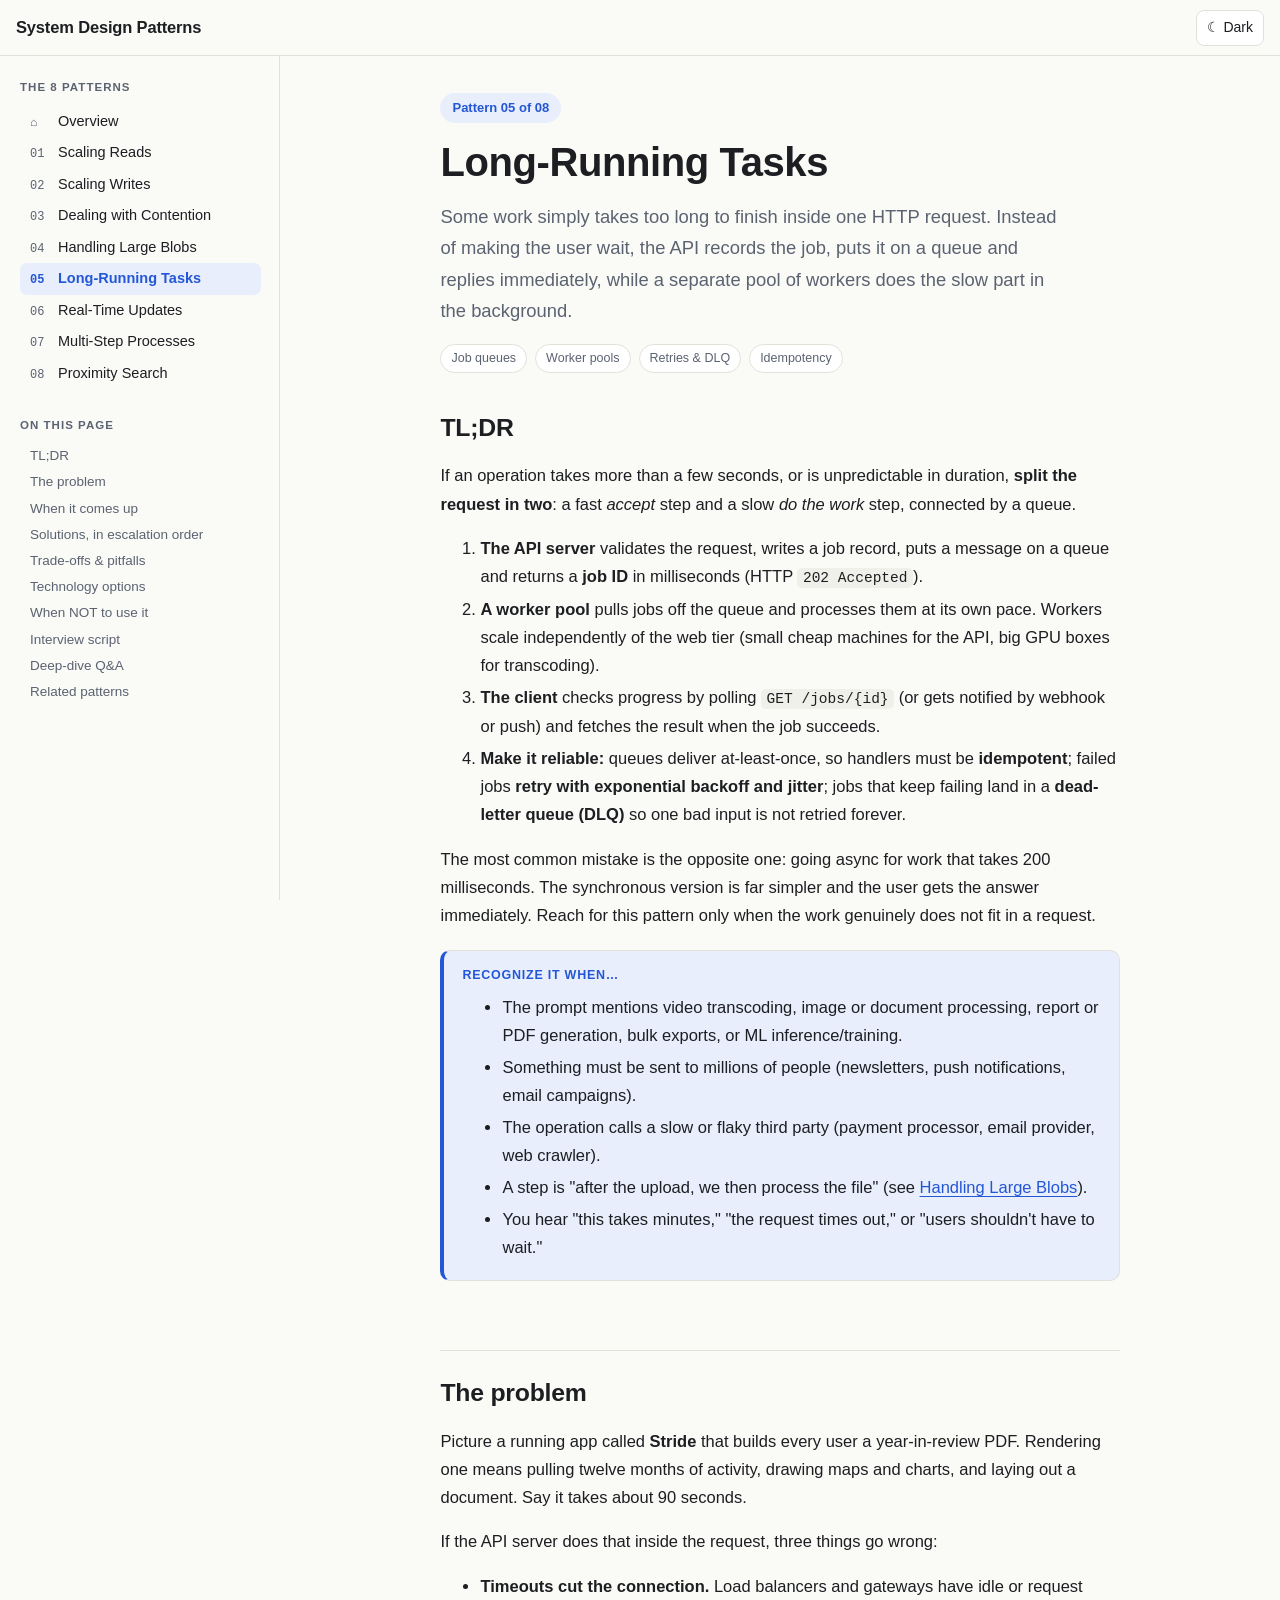
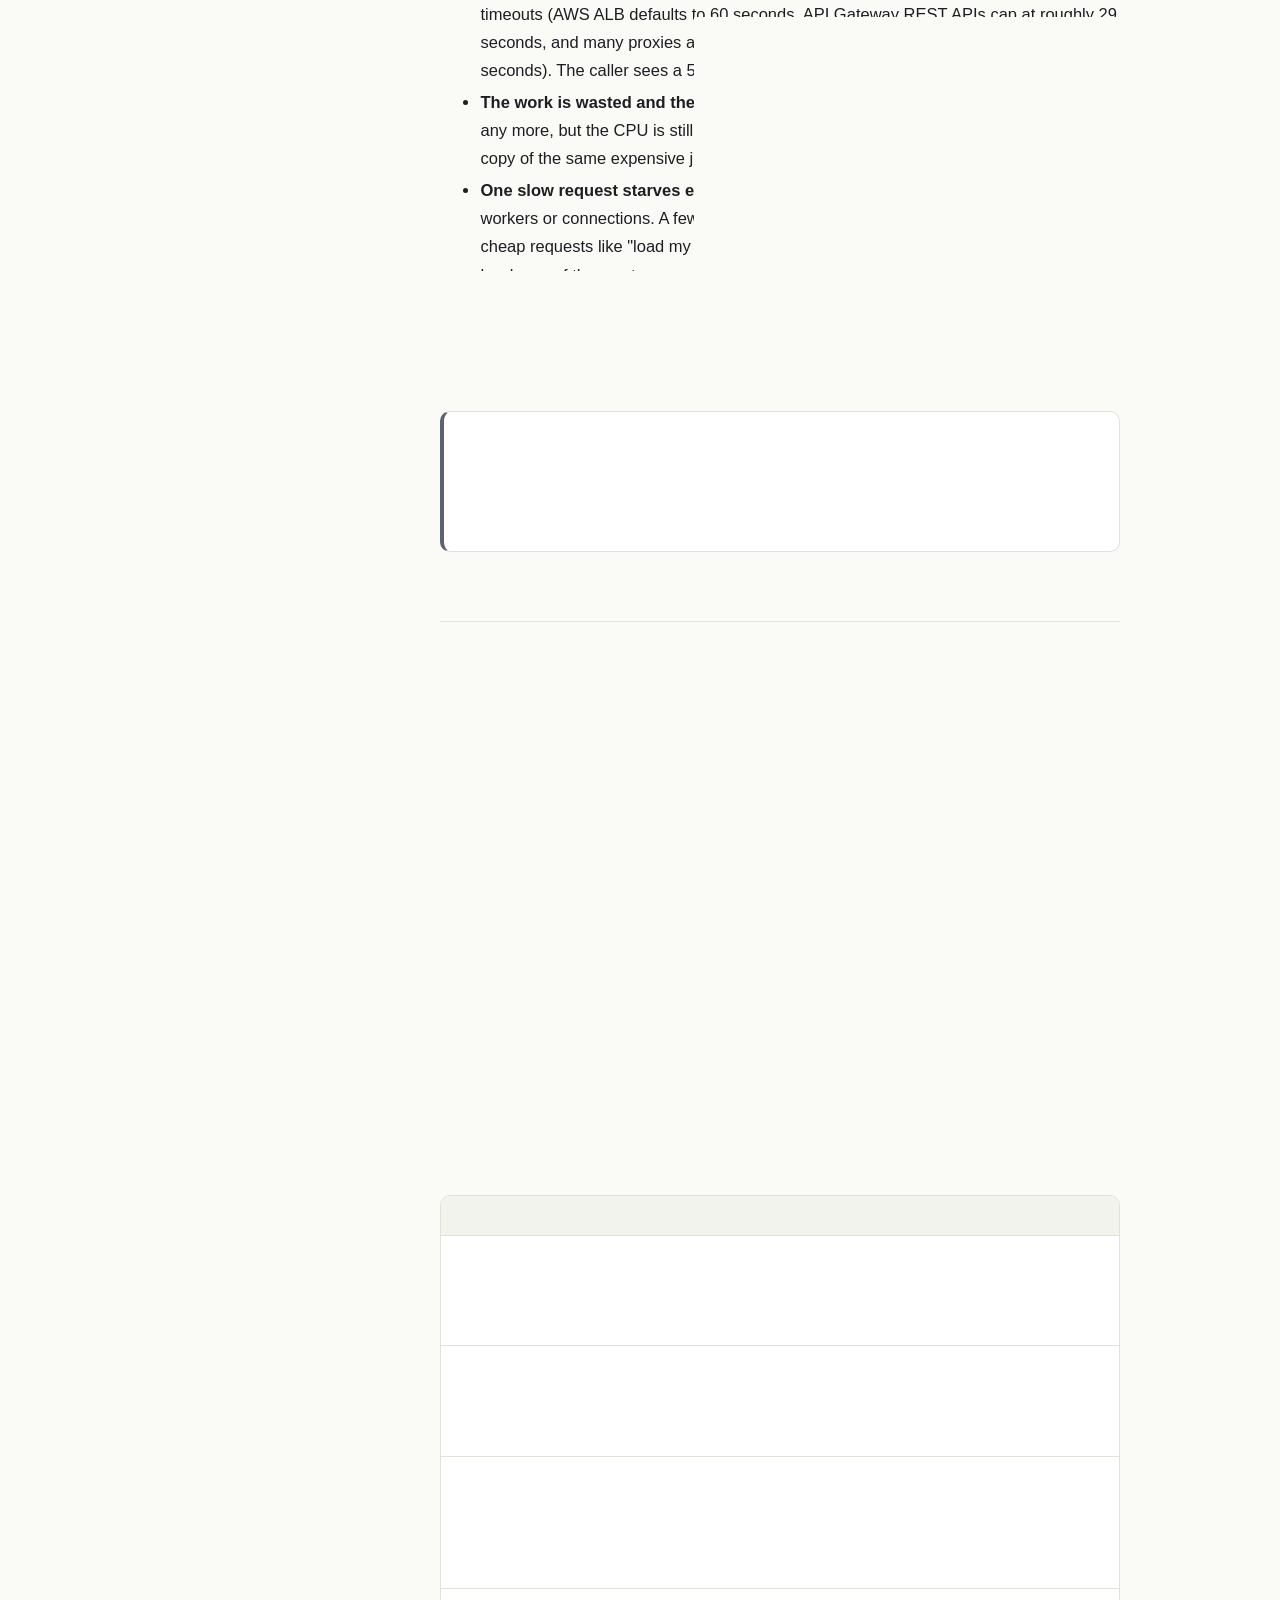
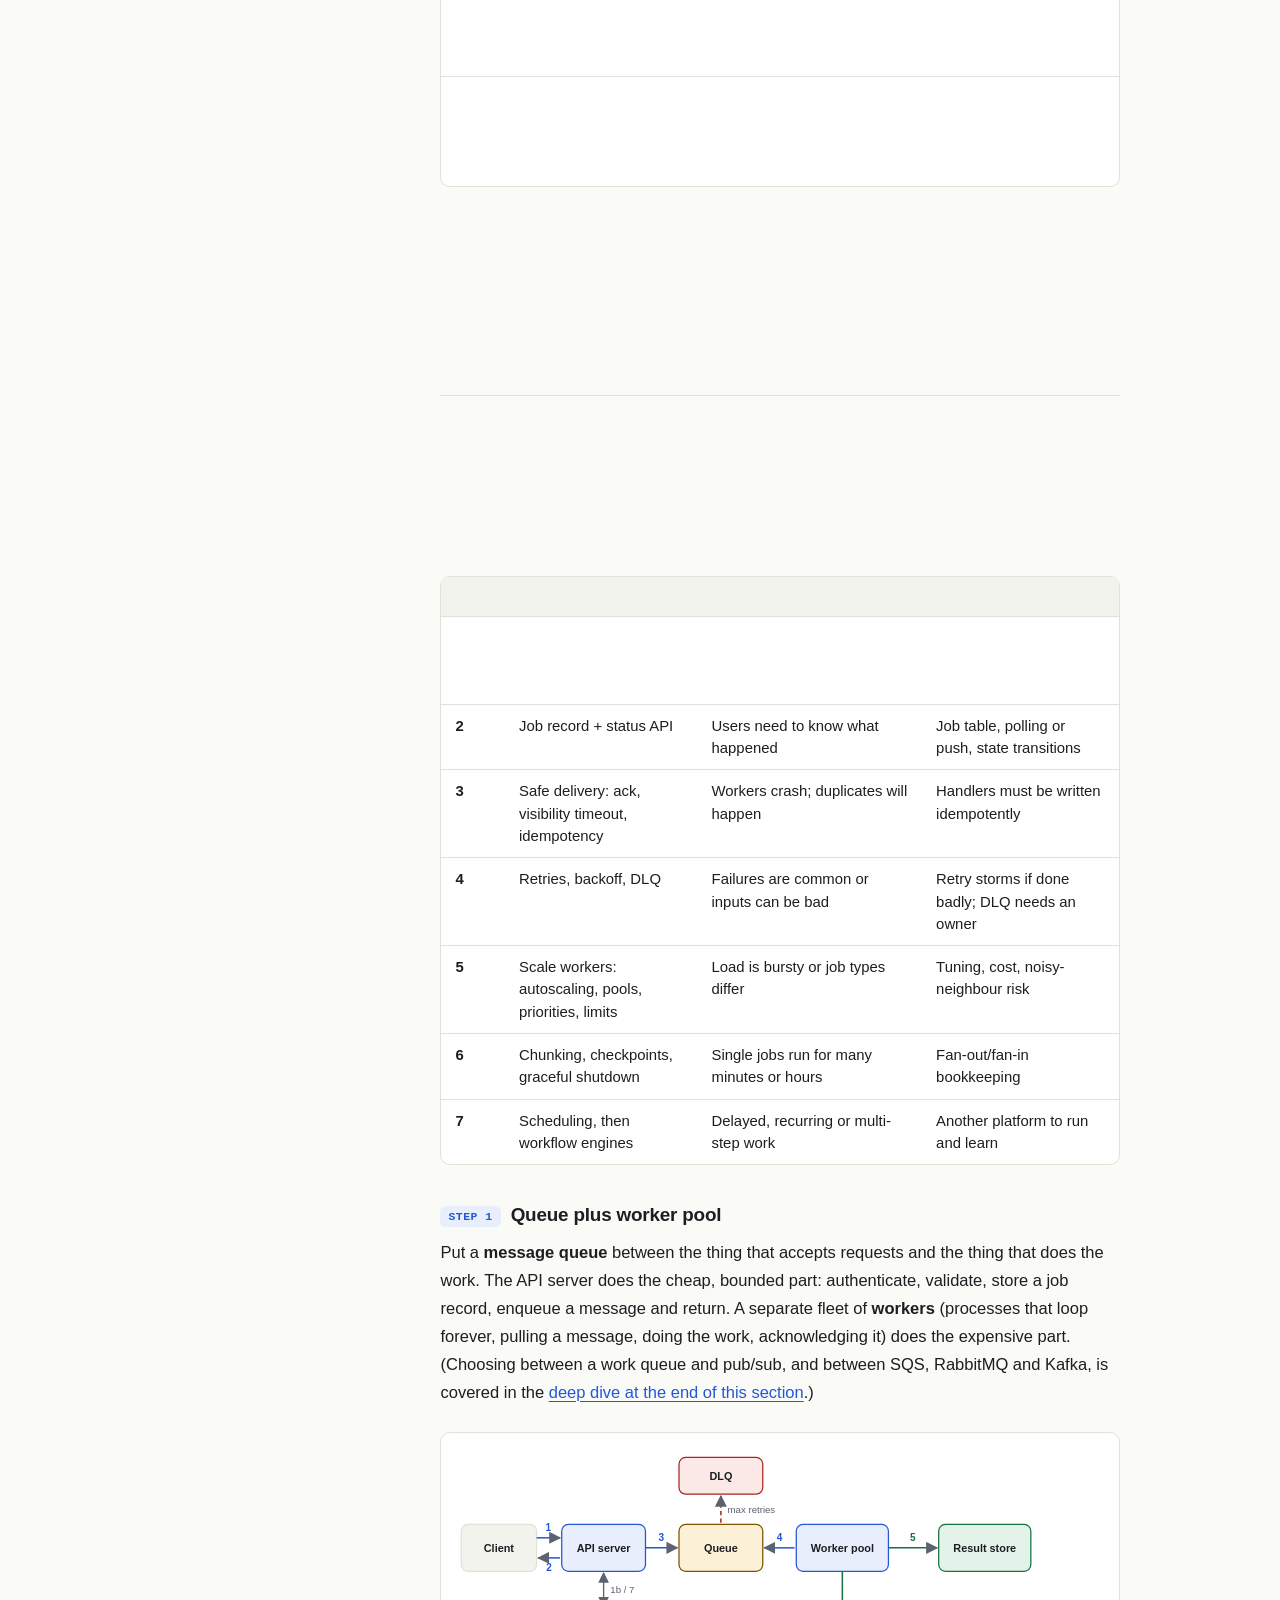
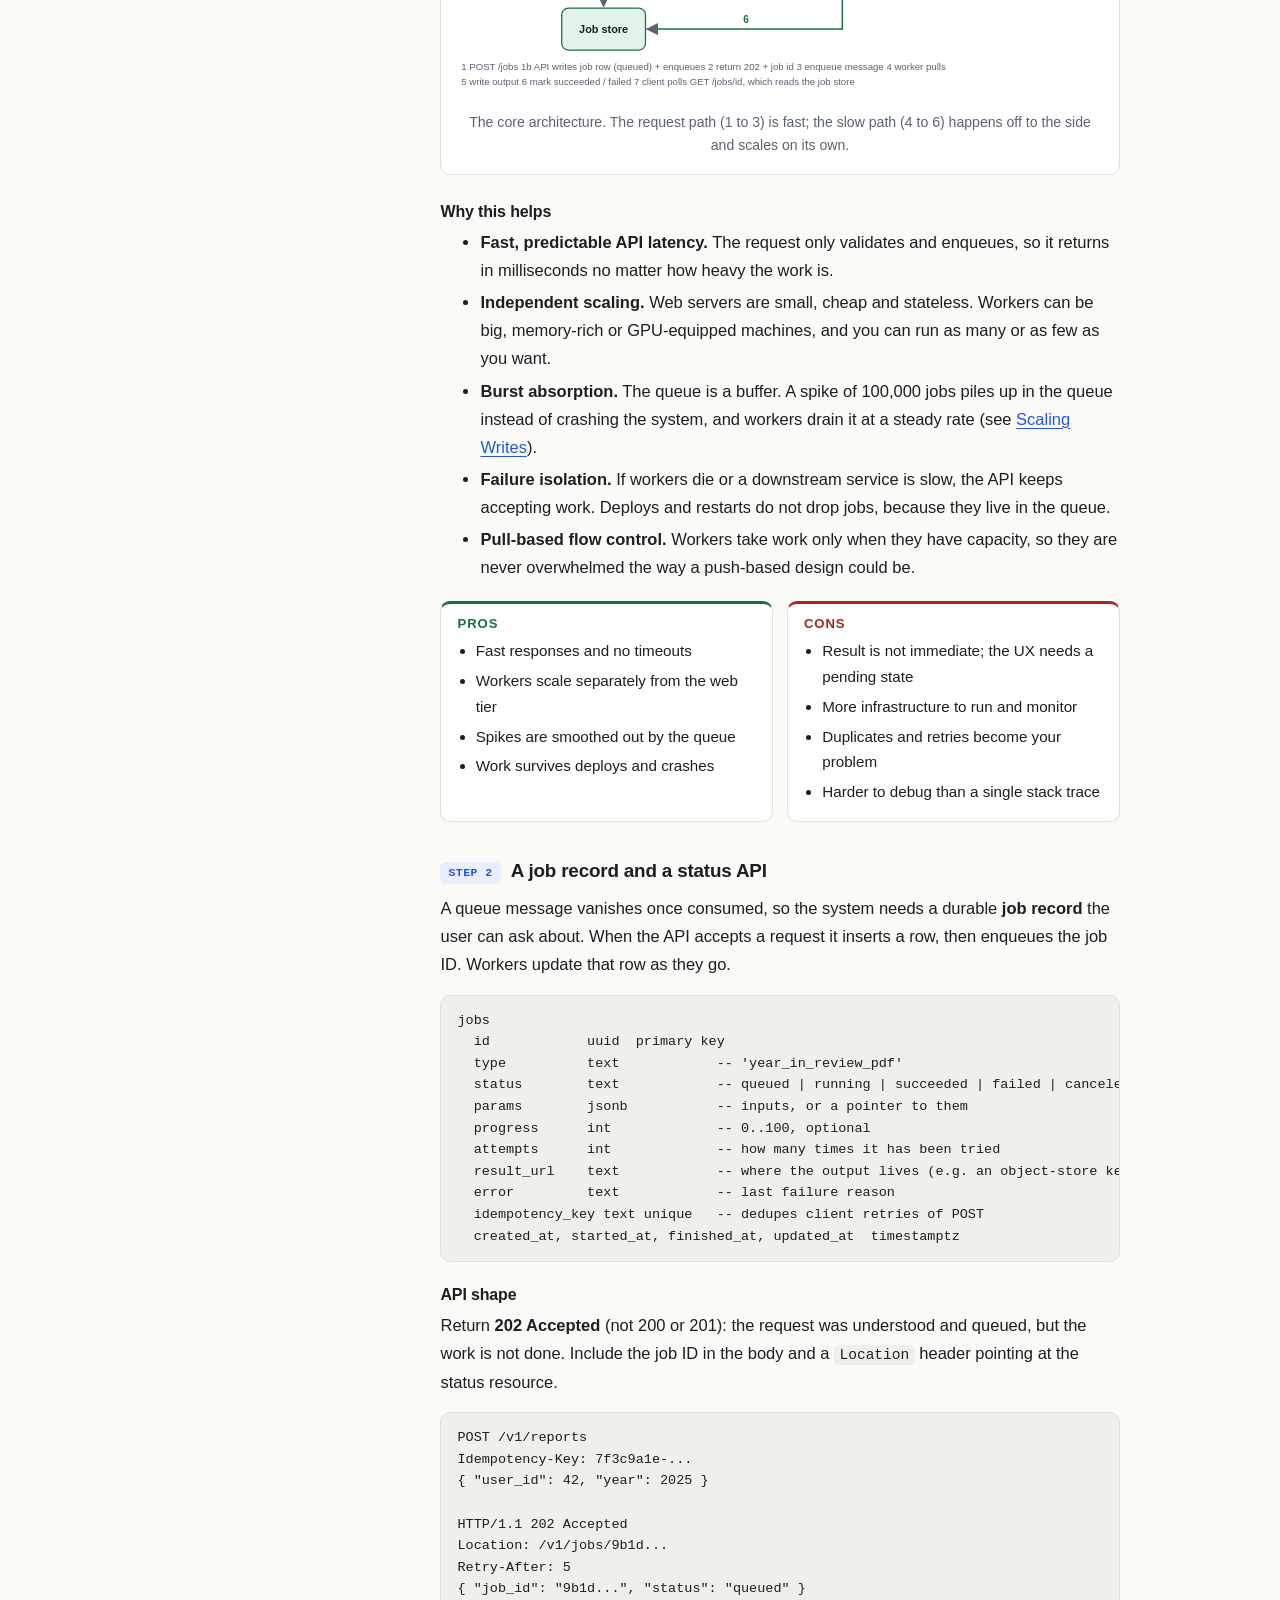
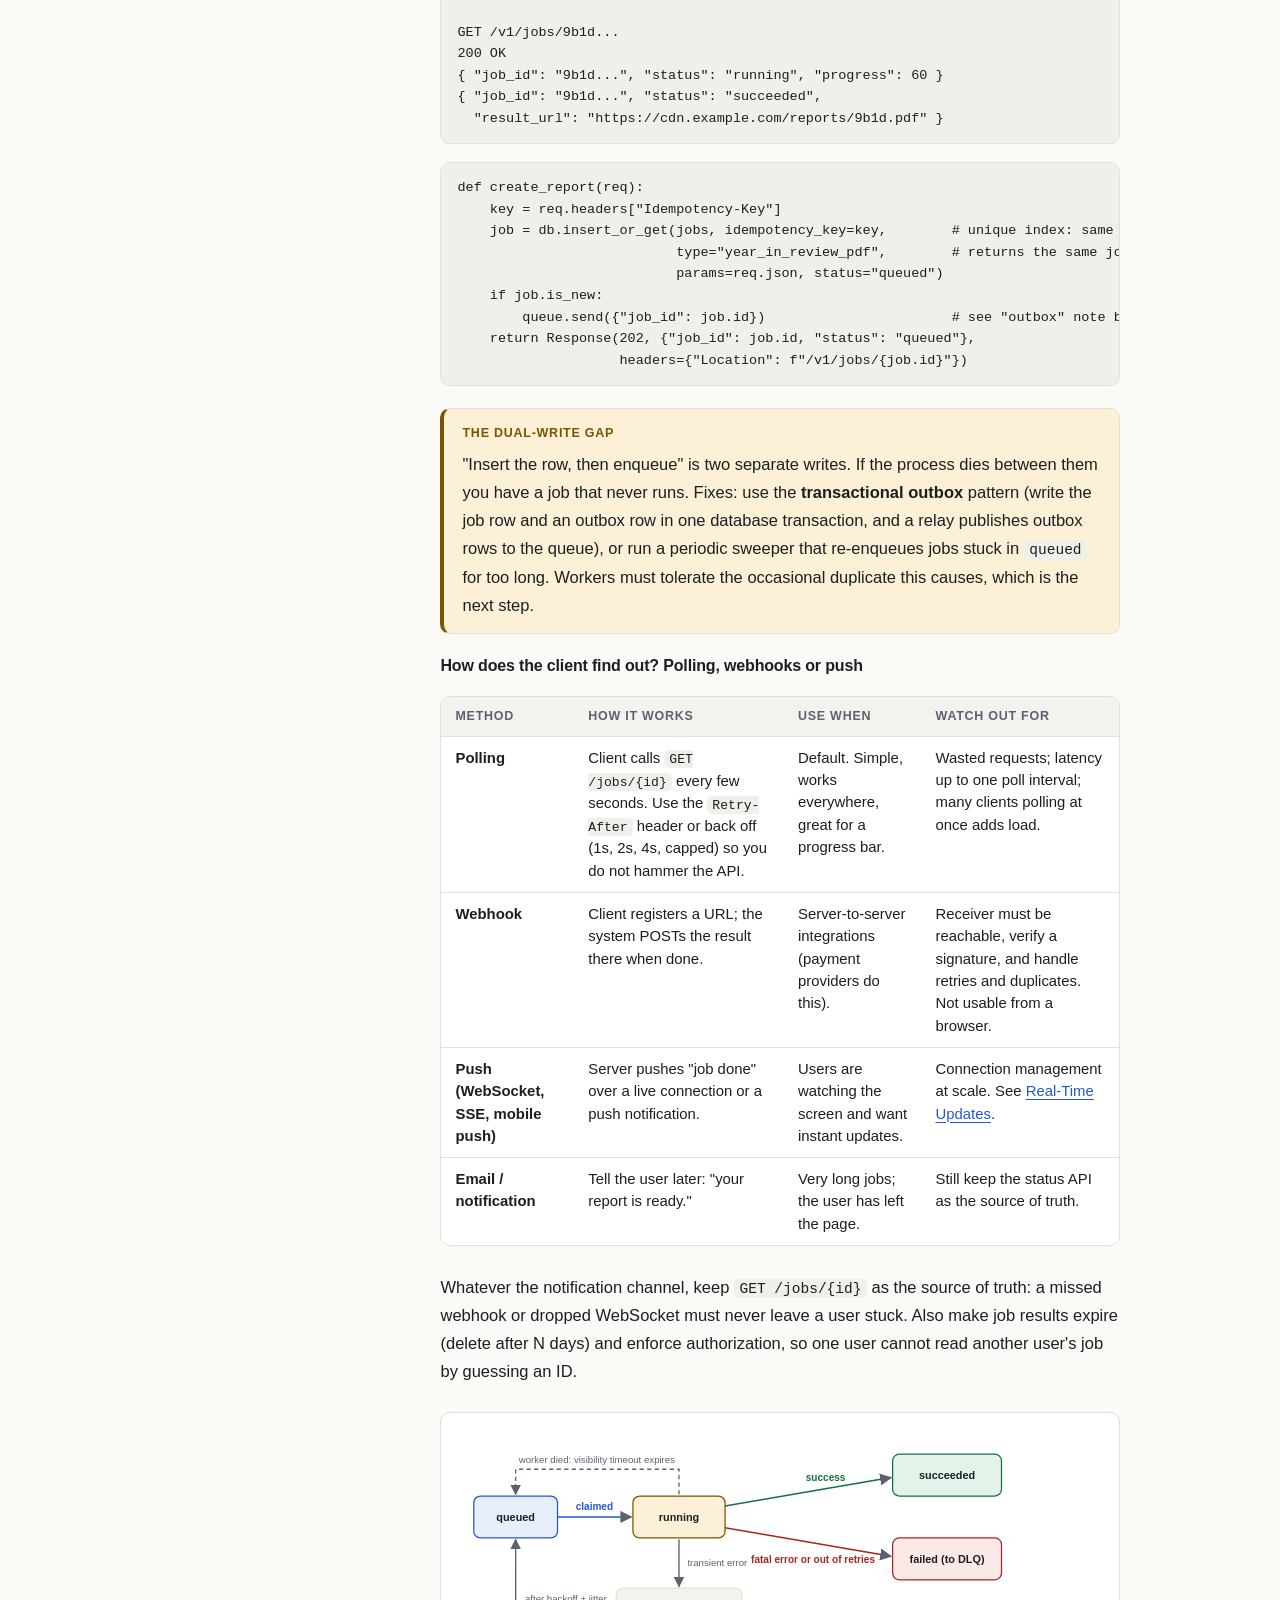
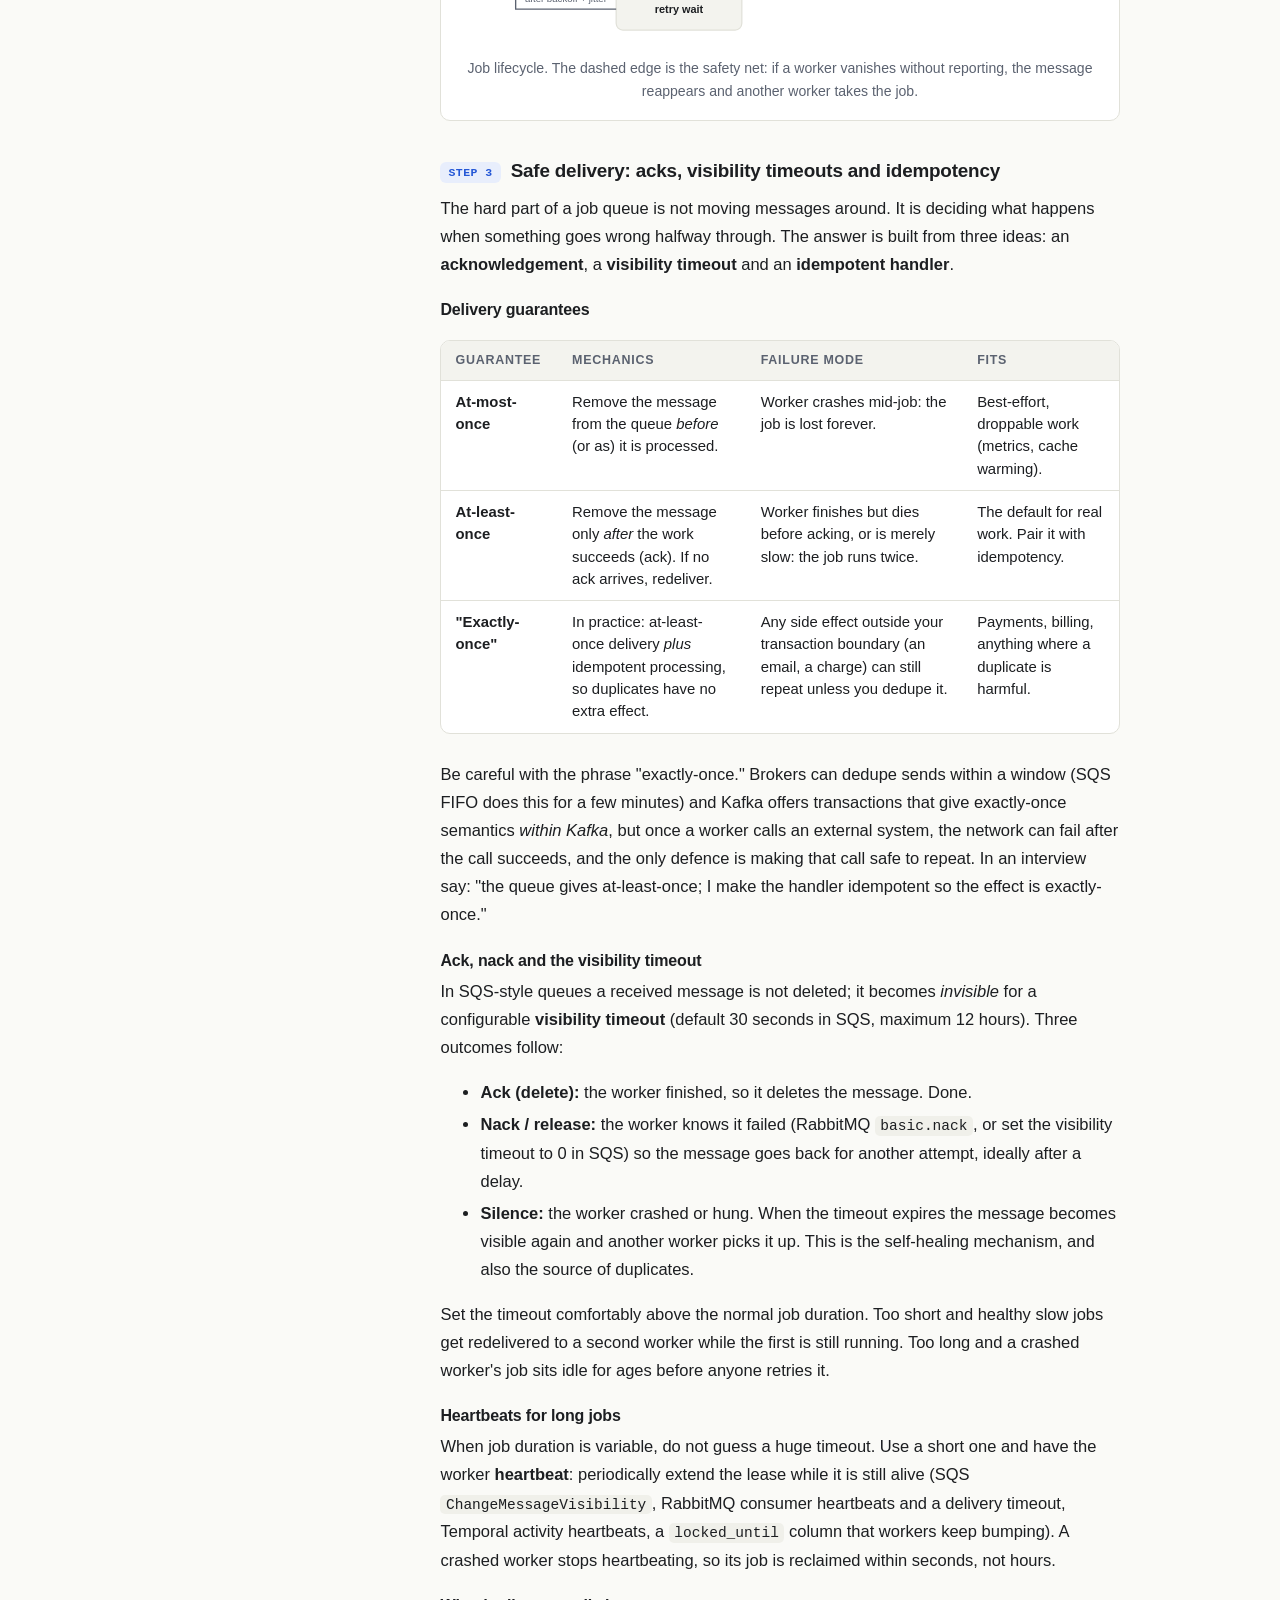
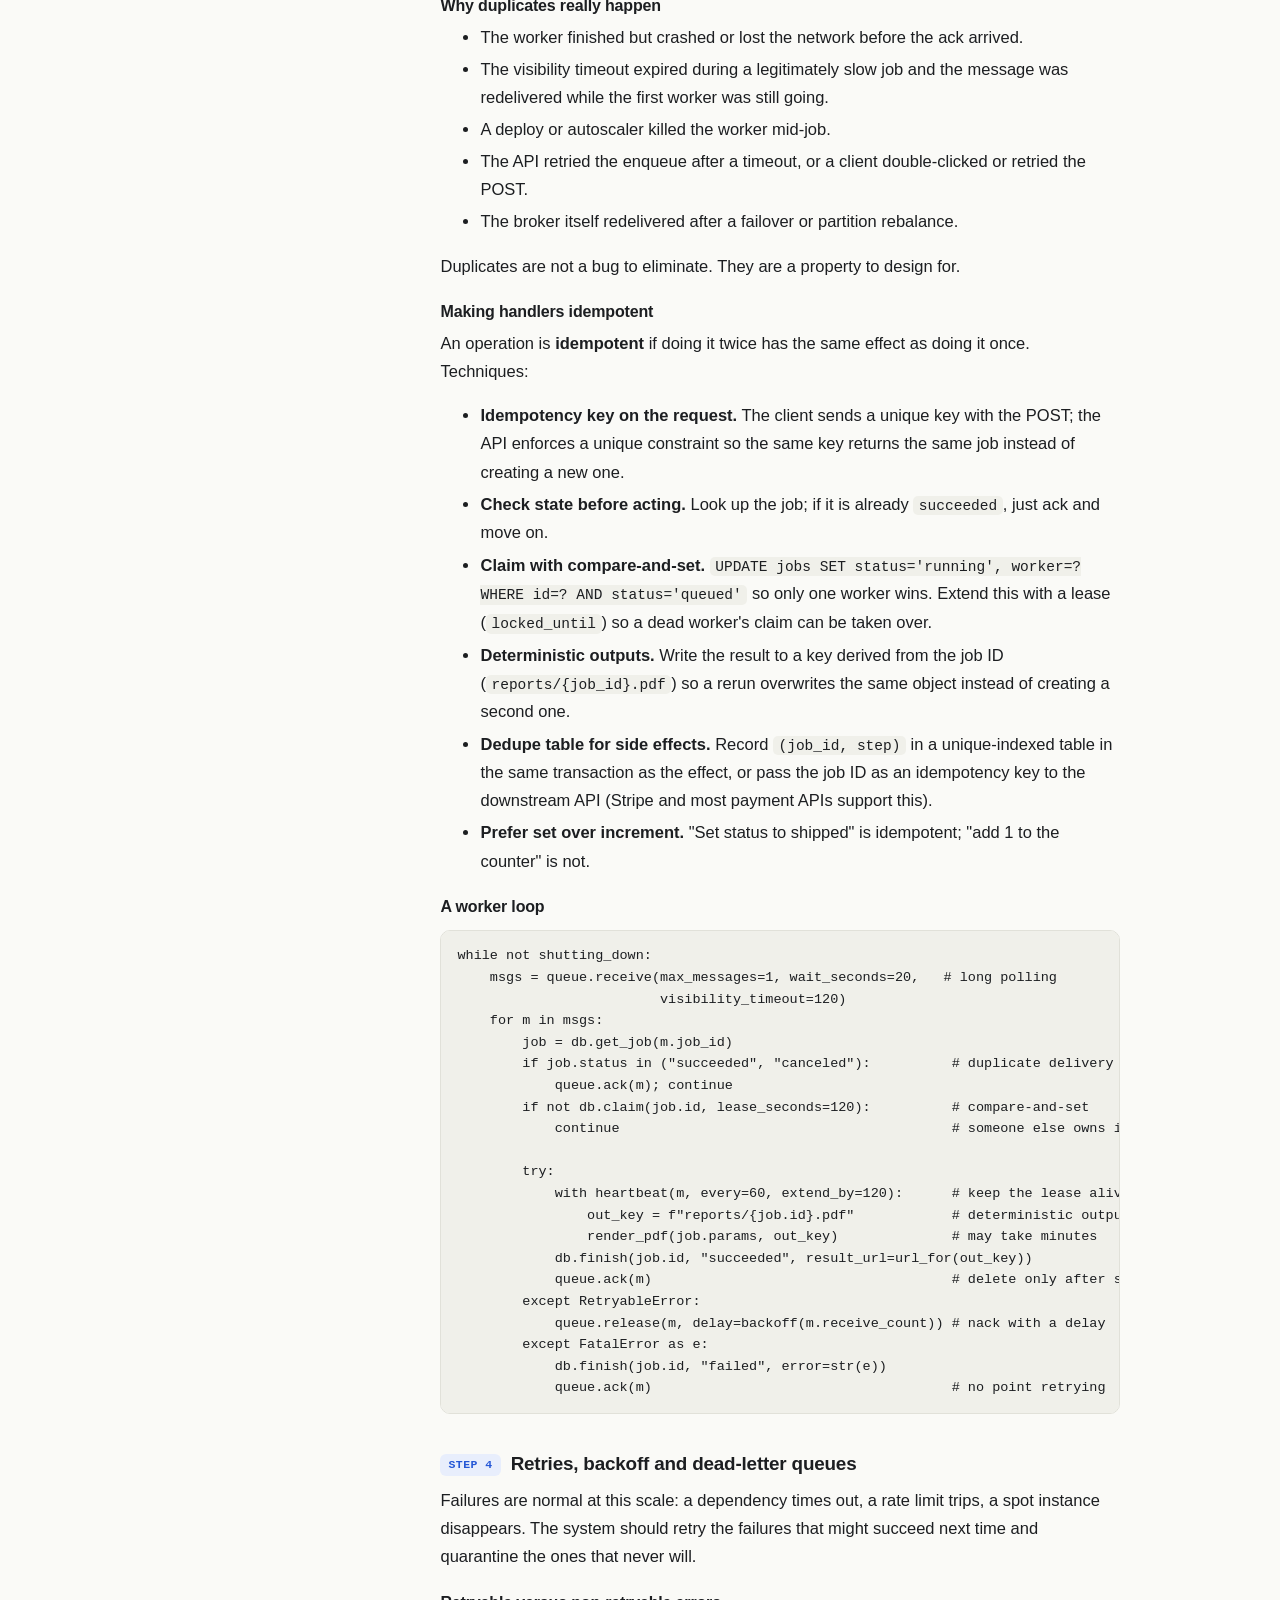
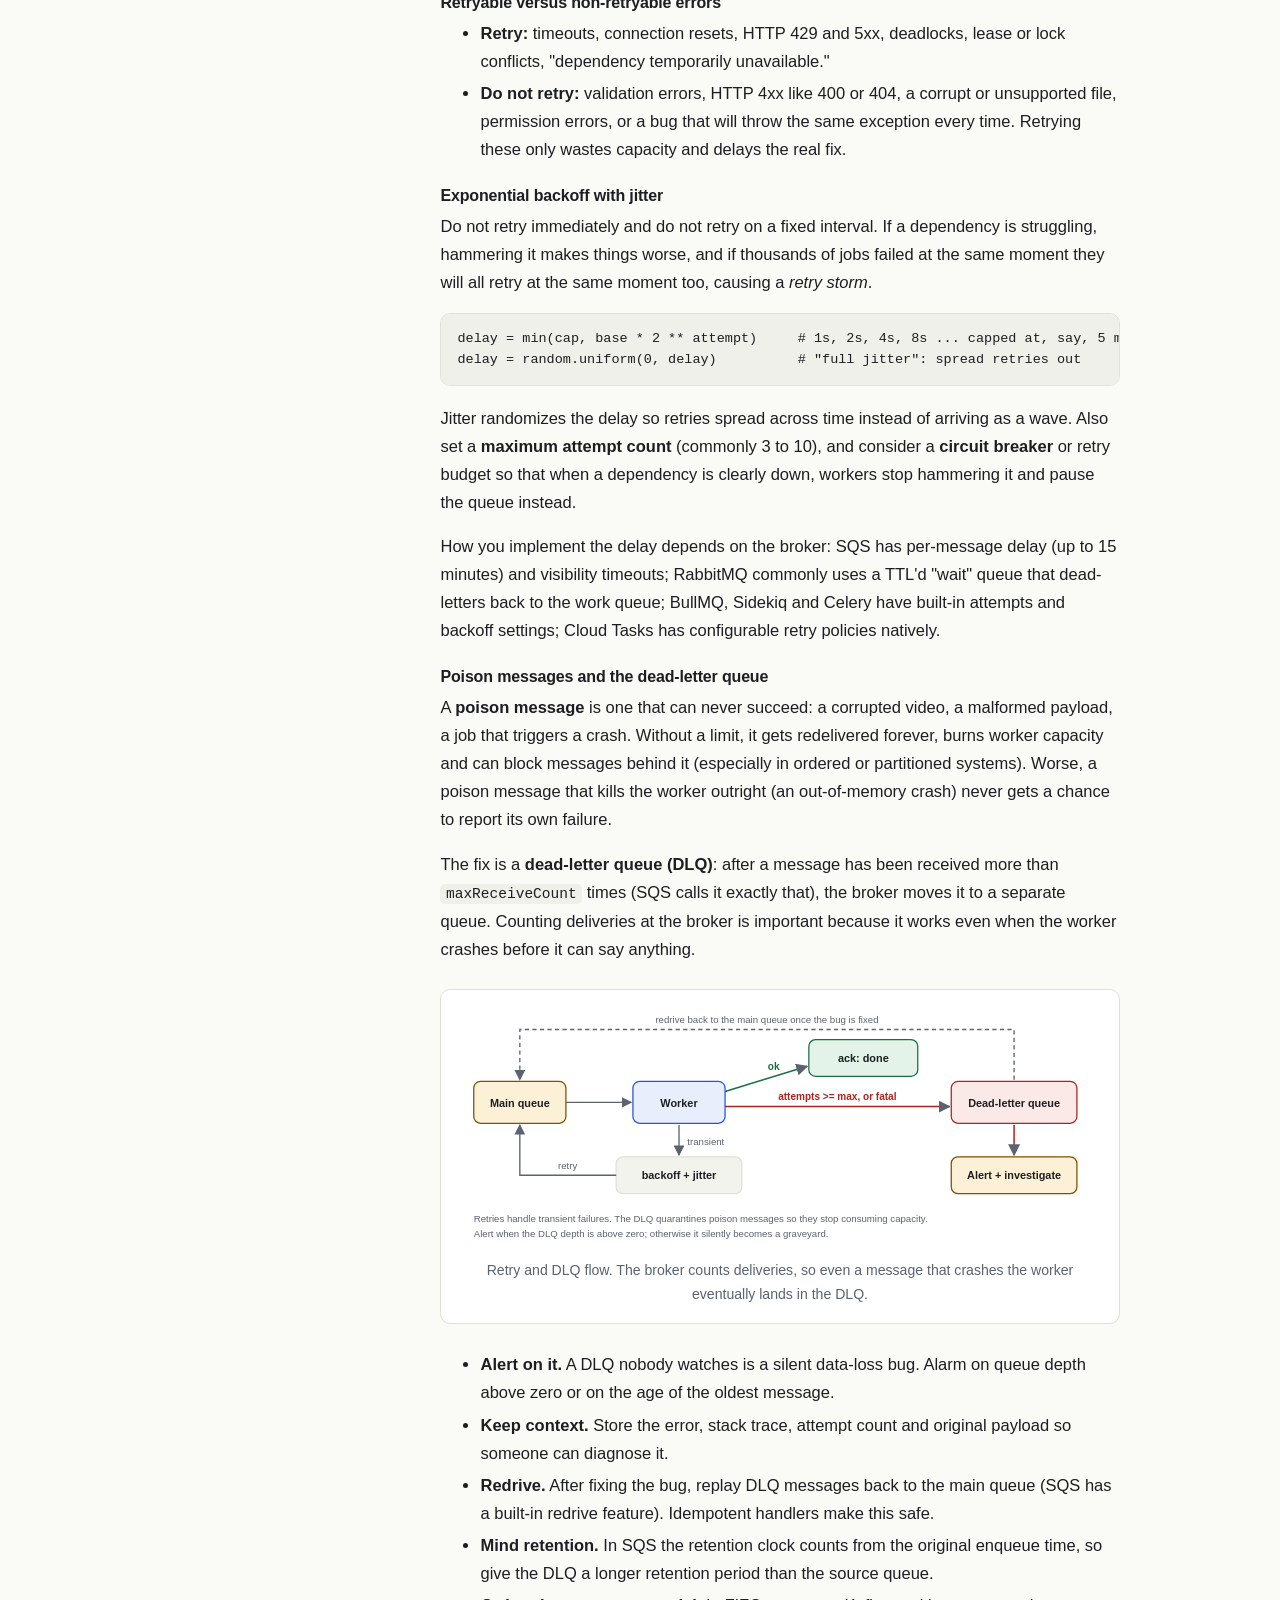
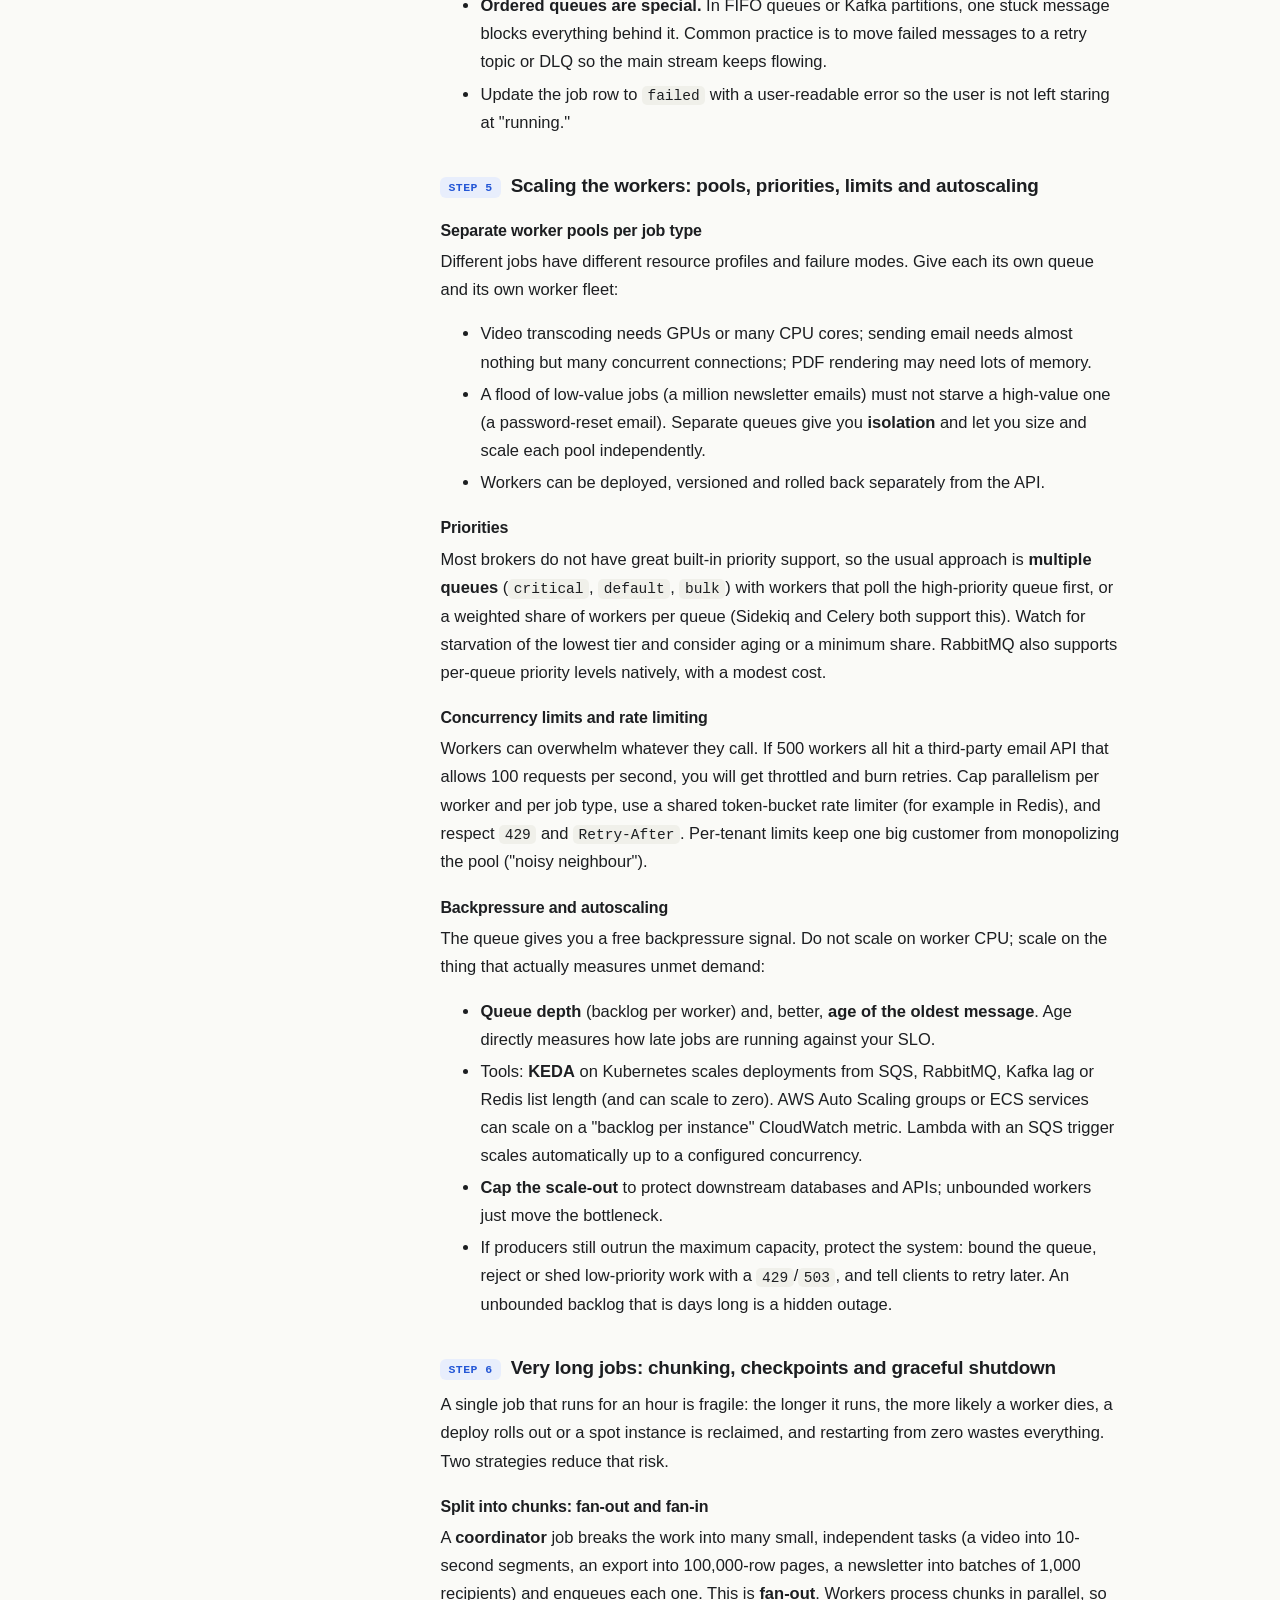
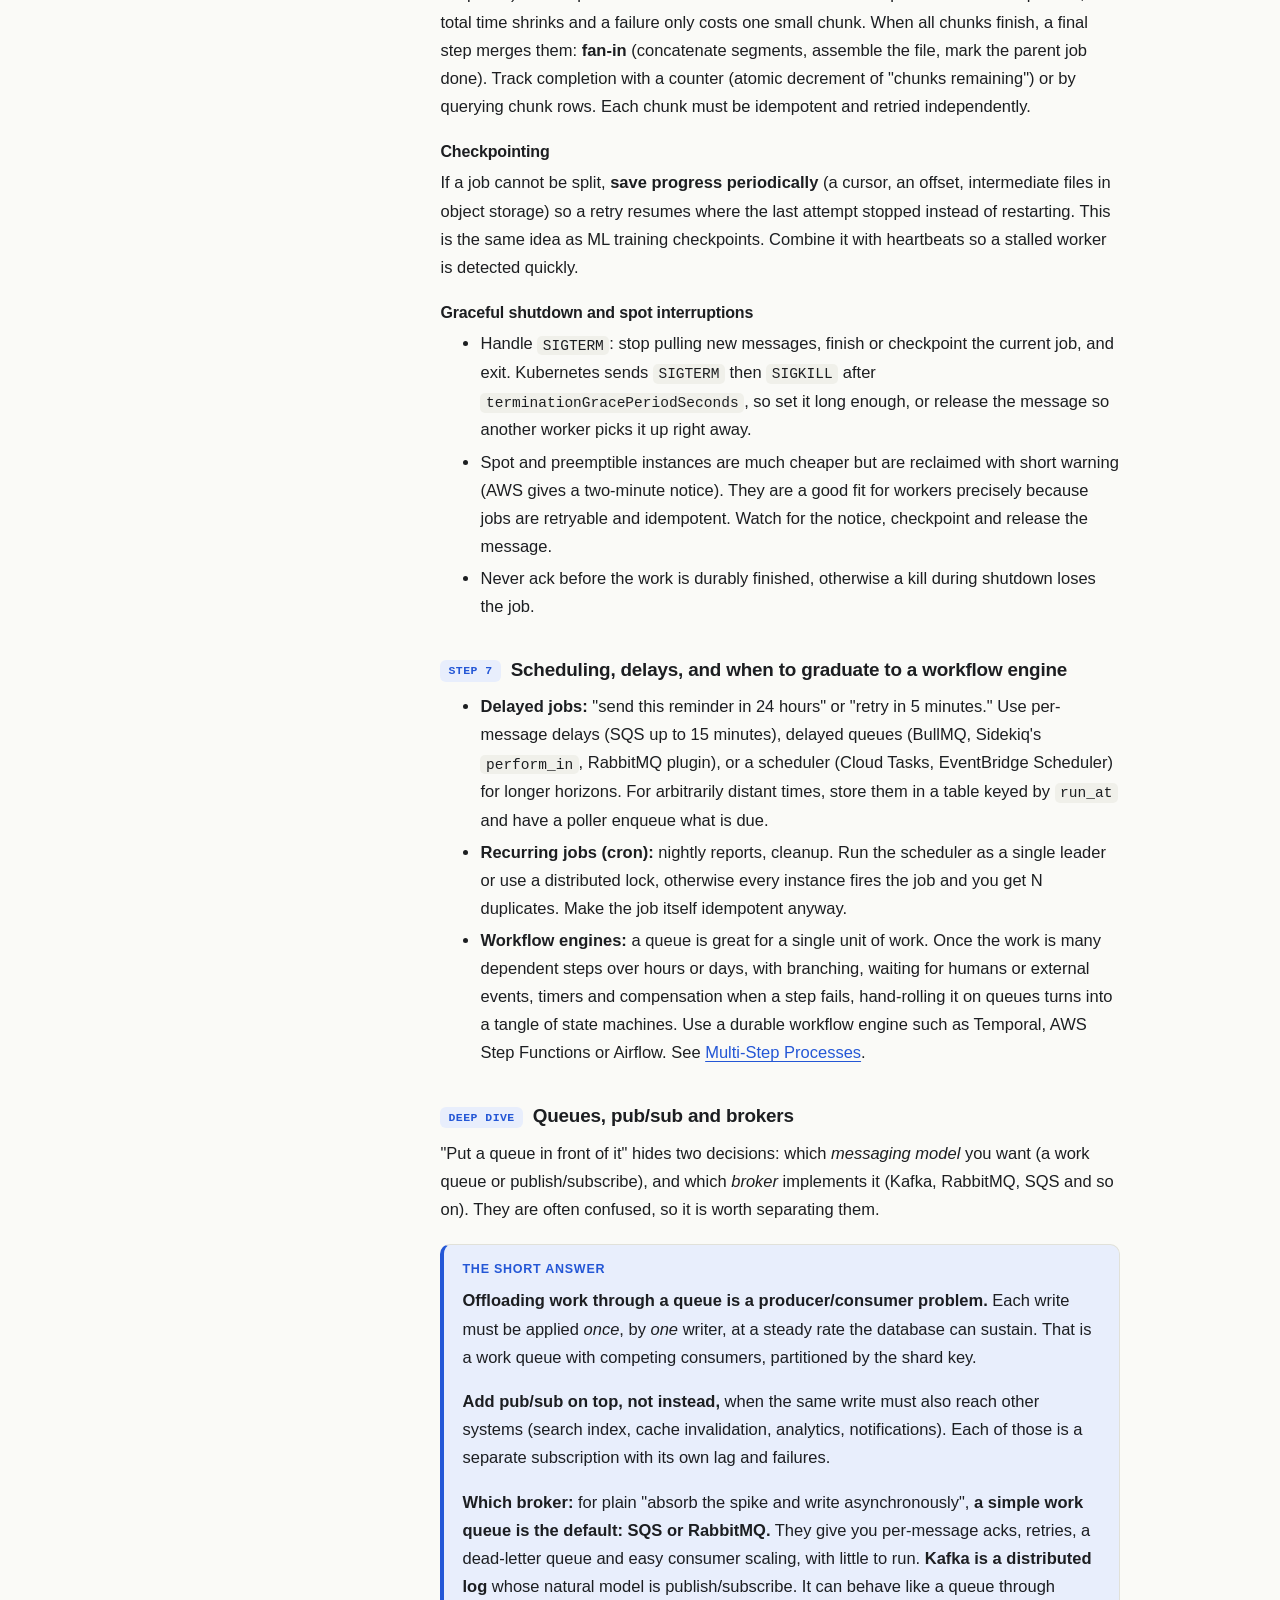
<file: patterns/05-long-running-tasks.html>
<!doctype html>
<html lang="en">
<head>
<meta charset="utf-8">
<meta name="viewport" content="width=device-width, initial-scale=1">
<title>Long-Running Tasks — System Design Patterns</title>
<meta name="description" content="How to move slow work out of the request path: job queues, workers, status APIs, retries, dead-letter queues, idempotency and autoscaling, plus when not to go async at all.">
<link rel="stylesheet" href="../assets/style.css">
</head>
<body data-page="05" data-root="../">
<div class="shell">
<main>
<div class="content">

<header class="hero">
  <span class="eyebrow">Pattern 05 of 08</span>
  <h1>Long-Running Tasks</h1>
  <p class="lede">Some work simply takes too long to finish inside one HTTP request. Instead of making the user wait, the API records the job, puts it on a queue and replies immediately, while a separate pool of workers does the slow part in the background.</p>
  <div class="meta">
    <span class="chip">Job queues</span>
    <span class="chip">Worker pools</span>
    <span class="chip">Retries &amp; DLQ</span>
    <span class="chip">Idempotency</span>
  </div>
</header>

<section>
  <h2 id="tldr">TL;DR</h2>
  <p>If an operation takes more than a few seconds, or is unpredictable in duration, <strong>split the request in two</strong>: a fast <em>accept</em> step and a slow <em>do the work</em> step, connected by a queue.</p>
  <ol>
    <li><strong>The API server</strong> validates the request, writes a job record, puts a message on a queue and returns a <strong>job ID</strong> in milliseconds (HTTP <code>202 Accepted</code>).</li>
    <li><strong>A worker pool</strong> pulls jobs off the queue and processes them at its own pace. Workers scale independently of the web tier (small cheap machines for the API, big GPU boxes for transcoding).</li>
    <li><strong>The client</strong> checks progress by polling <code>GET /jobs/{id}</code> (or gets notified by webhook or push) and fetches the result when the job succeeds.</li>
    <li><strong>Make it reliable:</strong> queues deliver at-least-once, so handlers must be <strong>idempotent</strong>; failed jobs <strong>retry with exponential backoff and jitter</strong>; jobs that keep failing land in a <strong>dead-letter queue (DLQ)</strong> so one bad input is not retried forever.</li>
  </ol>
  <p>The most common mistake is the opposite one: going async for work that takes 200 milliseconds. The synchronous version is far simpler and the user gets the answer immediately. Reach for this pattern only when the work genuinely does not fit in a request.</p>

  <div class="callout recognize">
    <span class="callout-title">Recognize it when…</span>
    <ul>
      <li>The prompt mentions video transcoding, image or document processing, report or PDF generation, bulk exports, or ML inference/training.</li>
      <li>Something must be sent to millions of people (newsletters, push notifications, email campaigns).</li>
      <li>The operation calls a slow or flaky third party (payment processor, email provider, web crawler).</li>
      <li>A step is "after the upload, we then process the file" (see <a href="04-large-blobs.html">Handling Large Blobs</a>).</li>
      <li>You hear "this takes minutes," "the request times out," or "users shouldn't have to wait."</li>
    </ul>
  </div>
</section>

<section>
  <h2 id="problem">The problem</h2>
  <p>Picture a running app called <strong>Stride</strong> that builds every user a year-in-review PDF. Rendering one means pulling twelve months of activity, drawing maps and charts, and laying out a document. Say it takes about 90 seconds.</p>
  <p>If the API server does that inside the request, three things go wrong:</p>
  <ul>
    <li><strong>Timeouts cut the connection.</strong> Load balancers and gateways have idle or request timeouts (AWS ALB defaults to 60 seconds, API Gateway REST APIs cap at roughly 29 seconds, and many proxies and browsers give up somewhere between 30 and 120 seconds). The caller sees a 504 even though the server keeps working.</li>
    <li><strong>The work is wasted and the server stays busy.</strong> Nobody is listening for the response any more, but the CPU is still burning on it. The user retries, which starts a second copy of the same expensive job.</li>
    <li><strong>One slow request starves everything else.</strong> A server has a limited number of threads, workers or connections. A few hundred 90-second requests can occupy all of them, so cheap requests like "load my profile" start failing too. The web tier now needs the hardware of the most expensive operation.</li>
  </ul>
  <p>Other, less visible, problems: you cannot deploy or restart a server without killing in-flight work, you cannot absorb a traffic spike (every request must be served right now or fail), and a flaky downstream dependency turns directly into user-facing errors.</p>

  <div class="callout interview">
    <span class="callout-title">The core idea in one sentence</span>
    <p>Decouple <em>accepting</em> work from <em>doing</em> work. The user needs an acknowledgement quickly; they do not need the result quickly, and the system does not need to produce it at the moment of the request.</p>
  </div>
</section>

<section>
  <h2 id="when">When it comes up</h2>
  <p>Any design with a heavy, slow or bursty step. Typical prompts:</p>
  <ul>
    <li><strong>YouTube / Netflix / Dropbox:</strong> transcode an uploaded video into many resolutions, generate thumbnails, scan for malware.</li>
    <li><strong>Report and export features:</strong> "download all my data," CSV exports of millions of rows, analytics reports.</li>
    <li><strong>Email, SMS and push at scale:</strong> newsletters, notification fan-out, digest emails.</li>
    <li><strong>Web crawler:</strong> fetching and parsing pages is slow, rate-limited and failure-prone.</li>
    <li><strong>Payments and order fulfilment:</strong> calling card networks, shipping providers, third-party APIs with their own latency.</li>
    <li><strong>ML and AI features:</strong> inference on large inputs, batch embedding, model training.</li>
    <li><strong>Any place the prompt says "and then process it."</strong> Often the follow-on from file upload.</li>
  </ul>

  <h3>Sync or async? The decision rule</h3>
  <p>There is no universal cutoff, but a useful rule of thumb:</p>
  <div class="table-wrap">
    <table>
      <thead><tr><th>Expected duration</th><th>Default approach</th><th>Why</th></tr></thead>
      <tbody>
        <tr><td>Under ~1 second (typically up to a few hundred ms)</td><td>Do it inline in the request</td><td>Simplest thing that works. The user gets the result immediately and there is no job state to manage.</td></tr>
        <tr><td>~1 to 10 seconds</td><td>Judgement call. Inline with a spinner is often fine; go async if it is variable, spiky or CPU-heavy.</td><td>Still below most timeouts, but it ties up a server thread per request and p99 can blow past the limit.</td></tr>
        <tr><td>Over ~10 to 30 seconds, or unbounded</td><td>Async job</td><td>Gets close to load balancer, gateway and browser timeouts, and the client is probably not going to sit there.</td></tr>
        <tr><td>Minutes to hours</td><td>Async job with progress, checkpoints and retries</td><td>Long enough that workers will crash, deploy or be preempted mid-job.</td></tr>
        <tr><td>Hours to days, many dependent steps</td><td>Workflow engine (see <a href="07-multi-step-processes.html">Multi-Step Processes</a>)</td><td>You need durable state, timers, human steps and compensation, not just a queue.</td></tr>
      </tbody>
    </table>
  </div>
  <p>Duration is not the only input. Go async sooner when the work is <strong>CPU or memory heavy</strong>, depends on an <strong>unreliable third party</strong>, <strong>needs retries</strong>, arrives in <strong>bursts</strong>, or must <strong>survive a server restart</strong>. Stay synchronous when the user cannot proceed without the answer and it is fast (for example, validating a coupon code at checkout).</p>
</section>

<section>
  <h2 id="solutions">Solutions, in escalation order</h2>
  <p>Start with the smallest design that removes the work from the request path, then add reliability and scale only as the requirements demand. Each step below builds on the one before it.</p>

  <div class="table-wrap">
    <table>
      <thead><tr><th>Step</th><th>Technique</th><th>Reach for it when…</th><th>Main cost</th></tr></thead>
      <tbody>
        <tr><td>1</td><td>Queue + worker pool</td><td>Work is too slow or heavy for a request</td><td>A new moving part; results are no longer immediate</td></tr>
        <tr><td>2</td><td>Job record + status API</td><td>Users need to know what happened</td><td>Job table, polling or push, state transitions</td></tr>
        <tr><td>3</td><td>Safe delivery: ack, visibility timeout, idempotency</td><td>Workers crash; duplicates will happen</td><td>Handlers must be written idempotently</td></tr>
        <tr><td>4</td><td>Retries, backoff, DLQ</td><td>Failures are common or inputs can be bad</td><td>Retry storms if done badly; DLQ needs an owner</td></tr>
        <tr><td>5</td><td>Scale workers: autoscaling, pools, priorities, limits</td><td>Load is bursty or job types differ</td><td>Tuning, cost, noisy-neighbour risk</td></tr>
        <tr><td>6</td><td>Chunking, checkpoints, graceful shutdown</td><td>Single jobs run for many minutes or hours</td><td>Fan-out/fan-in bookkeeping</td></tr>
        <tr><td>7</td><td>Scheduling, then workflow engines</td><td>Delayed, recurring or multi-step work</td><td>Another platform to run and learn</td></tr>
      </tbody>
    </table>
  </div>

  <h3><span class="step">Step 1</span>Queue plus worker pool</h3>
  <p>Put a <strong>message queue</strong> between the thing that accepts requests and the thing that does the work. The API server does the cheap, bounded part: authenticate, validate, store a job record, enqueue a message and return. A separate fleet of <strong>workers</strong> (processes that loop forever, pulling a message, doing the work, acknowledging it) does the expensive part. (Choosing between a work queue and pub/sub, and between SQS, RabbitMQ and Kafka, is covered in the <a href="#messaging-models">deep dive at the end of this section</a>.)</p>

  <figure class="diagram">
    <svg viewBox="0 0 770 300" role="img" aria-label="Architecture: client sends a request to the API, which writes a job record and enqueues a message; workers pull from the queue, write results to a result store and update the job store; failed messages go to a dead-letter queue">
      <rect class="n" x="5" y="90" width="90" height="56" rx="8"/><text class="t t-mid" x="50" y="123">Client</text>
      <rect class="n-a" x="125" y="90" width="100" height="56" rx="8"/><text class="t t-mid" x="175" y="123">API server</text>
      <rect class="n-w" x="265" y="90" width="100" height="56" rx="8"/><text class="t t-mid" x="315" y="123">Queue</text>
      <rect class="n-a" x="405" y="90" width="110" height="56" rx="8"/><text class="t t-mid" x="460" y="123">Worker pool</text>
      <rect class="n-g" x="575" y="90" width="110" height="56" rx="8"/><text class="t t-mid" x="630" y="123">Result store</text>
      <rect class="n-b" x="265" y="10" width="100" height="44" rx="8"/><text class="t t-mid" x="315" y="37">DLQ</text>
      <rect class="n-g" x="125" y="190" width="100" height="50" rx="8"/><text class="t t-mid" x="175" y="220">Job store</text>

      <line class="l-a" x1="95" y1="106" x2="123" y2="106" marker-end="url(#arrow)"/>
      <text class="t-a t-mid" x="109" y="98">1</text>
      <line class="l-a" x1="123" y1="130" x2="97" y2="130" marker-end="url(#arrow)"/>
      <text class="t-a t-mid" x="110" y="146">2</text>
      <line class="l-a" x1="225" y1="118" x2="263" y2="118" marker-end="url(#arrow)"/>
      <text class="t-a t-mid" x="244" y="110">3</text>
      <line class="l-a" x1="403" y1="118" x2="367" y2="118" marker-end="url(#arrow)"/>
      <text class="t-a t-mid" x="385" y="110">4</text>
      <line class="l-g" x1="515" y1="118" x2="573" y2="118" marker-end="url(#arrow)"/>
      <text class="t-g t-mid" x="544" y="110">5</text>
      <path class="l-g" d="M460 146 V215 H227" marker-end="url(#arrow)"/>
      <text class="t-g t-mid" x="345" y="208">6</text>
      <line class="l" x1="175" y1="148" x2="175" y2="188" marker-start="url(#arrow)" marker-end="url(#arrow)"/>
      <text class="t-s" x="183" y="172">1b / 7</text>
      <line class="l-b dash" x1="315" y1="88" x2="315" y2="56" marker-end="url(#arrow)"/>
      <text class="t-s" x="323" y="76">max retries</text>

      <text class="t-s" x="5" y="264">1 POST /jobs   1b API writes job row (queued) + enqueues   2 return 202 + job id   3 enqueue message   4 worker pulls</text>
      <text class="t-s" x="5" y="282">5 write output   6 mark succeeded / failed   7 client polls GET /jobs/id, which reads the job store</text>
    </svg>
    <figcaption>The core architecture. The request path (1 to 3) is fast; the slow path (4 to 6) happens off to the side and scales on its own.</figcaption>
  </figure>

  <h4>Why this helps</h4>
  <ul>
    <li><strong>Fast, predictable API latency.</strong> The request only validates and enqueues, so it returns in milliseconds no matter how heavy the work is.</li>
    <li><strong>Independent scaling.</strong> Web servers are small, cheap and stateless. Workers can be big, memory-rich or GPU-equipped machines, and you can run as many or as few as you want.</li>
    <li><strong>Burst absorption.</strong> The queue is a buffer. A spike of 100,000 jobs piles up in the queue instead of crashing the system, and workers drain it at a steady rate (see <a href="02-scaling-writes.html">Scaling Writes</a>).</li>
    <li><strong>Failure isolation.</strong> If workers die or a downstream service is slow, the API keeps accepting work. Deploys and restarts do not drop jobs, because they live in the queue.</li>
    <li><strong>Pull-based flow control.</strong> Workers take work only when they have capacity, so they are never overwhelmed the way a push-based design could be.</li>
  </ul>

  <div class="proscons">
    <div class="pros"><h4>Pros</h4><ul>
      <li>Fast responses and no timeouts</li>
      <li>Workers scale separately from the web tier</li>
      <li>Spikes are smoothed out by the queue</li>
      <li>Work survives deploys and crashes</li>
    </ul></div>
    <div class="cons"><h4>Cons</h4><ul>
      <li>Result is not immediate; the UX needs a pending state</li>
      <li>More infrastructure to run and monitor</li>
      <li>Duplicates and retries become your problem</li>
      <li>Harder to debug than a single stack trace</li>
    </ul></div>
  </div>

  <h3><span class="step">Step 2</span>A job record and a status API</h3>
  <p>A queue message vanishes once consumed, so the system needs a durable <strong>job record</strong> the user can ask about. When the API accepts a request it inserts a row, then enqueues the job ID. Workers update that row as they go.</p>

<pre><code>jobs
  id            uuid  primary key
  type          text            -- 'year_in_review_pdf'
  status        text            -- queued | running | succeeded | failed | canceled
  params        jsonb           -- inputs, or a pointer to them
  progress      int             -- 0..100, optional
  attempts      int             -- how many times it has been tried
  result_url    text            -- where the output lives (e.g. an object-store key)
  error         text            -- last failure reason
  idempotency_key text unique   -- dedupes client retries of POST
  created_at, started_at, finished_at, updated_at  timestamptz</code></pre>

  <h4>API shape</h4>
  <p>Return <strong>202 Accepted</strong> (not 200 or 201): the request was understood and queued, but the work is not done. Include the job ID in the body and a <code>Location</code> header pointing at the status resource.</p>
<pre><code>POST /v1/reports
Idempotency-Key: 7f3c9a1e-...
{ "user_id": 42, "year": 2025 }

HTTP/1.1 202 Accepted
Location: /v1/jobs/9b1d...
Retry-After: 5
{ "job_id": "9b1d...", "status": "queued" }

GET /v1/jobs/9b1d...
200 OK
{ "job_id": "9b1d...", "status": "running", "progress": 60 }
{ "job_id": "9b1d...", "status": "succeeded",
  "result_url": "https://cdn.example.com/reports/9b1d.pdf" }</code></pre>

<pre><code>def create_report(req):
    key = req.headers["Idempotency-Key"]
    job = db.insert_or_get(jobs, idempotency_key=key,        # unique index: same key
                           type="year_in_review_pdf",        # returns the same job
                           params=req.json, status="queued")
    if job.is_new:
        queue.send({"job_id": job.id})                       # see "outbox" note below
    return Response(202, {"job_id": job.id, "status": "queued"},
                    headers={"Location": f"/v1/jobs/{job.id}"})</code></pre>

  <div class="callout warn">
    <span class="callout-title">The dual-write gap</span>
    <p>"Insert the row, then enqueue" is two separate writes. If the process dies between them you have a job that never runs. Fixes: use the <strong>transactional outbox</strong> pattern (write the job row and an outbox row in one database transaction, and a relay publishes outbox rows to the queue), or run a periodic sweeper that re-enqueues jobs stuck in <code>queued</code> for too long. Workers must tolerate the occasional duplicate this causes, which is the next step.</p>
  </div>

  <h4>How does the client find out? Polling, webhooks or push</h4>
  <div class="table-wrap">
    <table>
      <thead><tr><th>Method</th><th>How it works</th><th>Use when</th><th>Watch out for</th></tr></thead>
      <tbody>
        <tr><td>Polling</td><td>Client calls <code>GET /jobs/{id}</code> every few seconds. Use the <code>Retry-After</code> header or back off (1s, 2s, 4s, capped) so you do not hammer the API.</td><td>Default. Simple, works everywhere, great for a progress bar.</td><td>Wasted requests; latency up to one poll interval; many clients polling at once adds load.</td></tr>
        <tr><td>Webhook</td><td>Client registers a URL; the system POSTs the result there when done.</td><td>Server-to-server integrations (payment providers do this).</td><td>Receiver must be reachable, verify a signature, and handle retries and duplicates. Not usable from a browser.</td></tr>
        <tr><td>Push (WebSocket, SSE, mobile push)</td><td>Server pushes "job done" over a live connection or a push notification.</td><td>Users are watching the screen and want instant updates.</td><td>Connection management at scale. See <a href="06-real-time-updates.html">Real-Time Updates</a>.</td></tr>
        <tr><td>Email / notification</td><td>Tell the user later: "your report is ready."</td><td>Very long jobs; the user has left the page.</td><td>Still keep the status API as the source of truth.</td></tr>
      </tbody>
    </table>
  </div>
  <p>Whatever the notification channel, keep <code>GET /jobs/{id}</code> as the source of truth: a missed webhook or dropped WebSocket must never leave a user stuck. Also make job results expire (delete after N days) and enforce authorization, so one user cannot read another user's job by guessing an ID.</p>

  <figure class="diagram">
    <svg viewBox="0 0 770 260" role="img" aria-label="Job lifecycle state machine: queued to running to succeeded, with retry wait loop, visibility-timeout return to queued, and failed state for fatal errors or exhausted retries">
      <rect class="n-a" x="20" y="80" width="100" height="50" rx="8"/><text class="t t-mid" x="70" y="110">queued</text>
      <rect class="n-w" x="210" y="80" width="110" height="50" rx="8"/><text class="t t-mid" x="265" y="110">running</text>
      <rect class="n-g" x="520" y="30" width="130" height="50" rx="8"/><text class="t t-mid" x="585" y="60">succeeded</text>
      <rect class="n-b" x="520" y="130" width="130" height="50" rx="8"/><text class="t t-mid" x="585" y="160">failed (to DLQ)</text>
      <rect class="n" x="190" y="190" width="150" height="50" rx="8"/><text class="t t-mid" x="265" y="220">retry wait</text>

      <line class="l-a" x1="120" y1="105" x2="208" y2="105" marker-end="url(#arrow)"/>
      <text class="t-a t-mid" x="164" y="97">claimed</text>
      <line class="l-g" x1="320" y1="92" x2="518" y2="58" marker-end="url(#arrow)"/>
      <text class="t-g t-mid" x="440" y="62">success</text>
      <line class="l-b" x1="320" y1="118" x2="518" y2="152" marker-end="url(#arrow)"/>
      <text class="t-b t-mid" x="425" y="160">fatal error or out of retries</text>
      <line class="l" x1="265" y1="132" x2="265" y2="188" marker-end="url(#arrow)"/>
      <text class="t-s" x="275" y="164">transient error</text>
      <path class="l" d="M190 215 H70 V132" marker-end="url(#arrow)"/>
      <text class="t-s t-mid" x="130" y="207">after backoff + jitter</text>
      <path class="l dash" d="M265 78 V48 H70 V78" marker-end="url(#arrow)"/>
      <text class="t-s t-mid" x="167" y="40">worker died: visibility timeout expires</text>
    </svg>
    <figcaption>Job lifecycle. The dashed edge is the safety net: if a worker vanishes without reporting, the message reappears and another worker takes the job.</figcaption>
  </figure>

  <h3><span class="step">Step 3</span>Safe delivery: acks, visibility timeouts and idempotency</h3>
  <p>The hard part of a job queue is not moving messages around. It is deciding what happens when something goes wrong halfway through. The answer is built from three ideas: an <strong>acknowledgement</strong>, a <strong>visibility timeout</strong> and an <strong>idempotent handler</strong>.</p>

  <h4>Delivery guarantees</h4>
  <div class="table-wrap">
    <table>
      <thead><tr><th>Guarantee</th><th>Mechanics</th><th>Failure mode</th><th>Fits</th></tr></thead>
      <tbody>
        <tr><td>At-most-once</td><td>Remove the message from the queue <em>before</em> (or as) it is processed.</td><td>Worker crashes mid-job: the job is lost forever.</td><td>Best-effort, droppable work (metrics, cache warming).</td></tr>
        <tr><td>At-least-once</td><td>Remove the message only <em>after</em> the work succeeds (ack). If no ack arrives, redeliver.</td><td>Worker finishes but dies before acking, or is merely slow: the job runs twice.</td><td>The default for real work. Pair it with idempotency.</td></tr>
        <tr><td>"Exactly-once"</td><td>In practice: at-least-once delivery <em>plus</em> idempotent processing, so duplicates have no extra effect.</td><td>Any side effect outside your transaction boundary (an email, a charge) can still repeat unless you dedupe it.</td><td>Payments, billing, anything where a duplicate is harmful.</td></tr>
      </tbody>
    </table>
  </div>
  <p>Be careful with the phrase "exactly-once." Brokers can dedupe sends within a window (SQS FIFO does this for a few minutes) and Kafka offers transactions that give exactly-once semantics <em>within Kafka</em>, but once a worker calls an external system, the network can fail after the call succeeds, and the only defence is making that call safe to repeat. In an interview say: "the queue gives at-least-once; I make the handler idempotent so the effect is exactly-once."</p>

  <h4>Ack, nack and the visibility timeout</h4>
  <p>In SQS-style queues a received message is not deleted; it becomes <em>invisible</em> for a configurable <strong>visibility timeout</strong> (default 30 seconds in SQS, maximum 12 hours). Three outcomes follow:</p>
  <ul>
    <li><strong>Ack (delete):</strong> the worker finished, so it deletes the message. Done.</li>
    <li><strong>Nack / release:</strong> the worker knows it failed (RabbitMQ <code>basic.nack</code>, or set the visibility timeout to 0 in SQS) so the message goes back for another attempt, ideally after a delay.</li>
    <li><strong>Silence:</strong> the worker crashed or hung. When the timeout expires the message becomes visible again and another worker picks it up. This is the self-healing mechanism, and also the source of duplicates.</li>
  </ul>
  <p>Set the timeout comfortably above the normal job duration. Too short and healthy slow jobs get redelivered to a second worker while the first is still running. Too long and a crashed worker's job sits idle for ages before anyone retries it.</p>

  <h4>Heartbeats for long jobs</h4>
  <p>When job duration is variable, do not guess a huge timeout. Use a short one and have the worker <strong>heartbeat</strong>: periodically extend the lease while it is still alive (SQS <code>ChangeMessageVisibility</code>, RabbitMQ consumer heartbeats and a delivery timeout, Temporal activity heartbeats, a <code>locked_until</code> column that workers keep bumping). A crashed worker stops heartbeating, so its job is reclaimed within seconds, not hours.</p>

  <h4>Why duplicates really happen</h4>
  <ul>
    <li>The worker finished but crashed or lost the network before the ack arrived.</li>
    <li>The visibility timeout expired during a legitimately slow job and the message was redelivered while the first worker was still going.</li>
    <li>A deploy or autoscaler killed the worker mid-job.</li>
    <li>The API retried the enqueue after a timeout, or a client double-clicked or retried the POST.</li>
    <li>The broker itself redelivered after a failover or partition rebalance.</li>
  </ul>
  <p>Duplicates are not a bug to eliminate. They are a property to design for.</p>

  <h4>Making handlers idempotent</h4>
  <p>An operation is <strong>idempotent</strong> if doing it twice has the same effect as doing it once. Techniques:</p>
  <ul>
    <li><strong>Idempotency key on the request.</strong> The client sends a unique key with the POST; the API enforces a unique constraint so the same key returns the same job instead of creating a new one.</li>
    <li><strong>Check state before acting.</strong> Look up the job; if it is already <code>succeeded</code>, just ack and move on.</li>
    <li><strong>Claim with compare-and-set.</strong> <code>UPDATE jobs SET status='running', worker=? WHERE id=? AND status='queued'</code> so only one worker wins. Extend this with a lease (<code>locked_until</code>) so a dead worker's claim can be taken over.</li>
    <li><strong>Deterministic outputs.</strong> Write the result to a key derived from the job ID (<code>reports/{job_id}.pdf</code>) so a rerun overwrites the same object instead of creating a second one.</li>
    <li><strong>Dedupe table for side effects.</strong> Record <code>(job_id, step)</code> in a unique-indexed table in the same transaction as the effect, or pass the job ID as an idempotency key to the downstream API (Stripe and most payment APIs support this).</li>
    <li><strong>Prefer set over increment.</strong> "Set status to shipped" is idempotent; "add 1 to the counter" is not.</li>
  </ul>

  <h4>A worker loop</h4>
<pre><code>while not shutting_down:
    msgs = queue.receive(max_messages=1, wait_seconds=20,   # long polling
                         visibility_timeout=120)
    for m in msgs:
        job = db.get_job(m.job_id)
        if job.status in ("succeeded", "canceled"):          # duplicate delivery
            queue.ack(m); continue
        if not db.claim(job.id, lease_seconds=120):          # compare-and-set
            continue                                         # someone else owns it

        try:
            with heartbeat(m, every=60, extend_by=120):      # keep the lease alive
                out_key = f"reports/{job.id}.pdf"            # deterministic output
                render_pdf(job.params, out_key)              # may take minutes
            db.finish(job.id, "succeeded", result_url=url_for(out_key))
            queue.ack(m)                                     # delete only after success
        except RetryableError:
            queue.release(m, delay=backoff(m.receive_count)) # nack with a delay
        except FatalError as e:
            db.finish(job.id, "failed", error=str(e))
            queue.ack(m)                                     # no point retrying</code></pre>

  <h3><span class="step">Step 4</span>Retries, backoff and dead-letter queues</h3>
  <p>Failures are normal at this scale: a dependency times out, a rate limit trips, a spot instance disappears. The system should retry the failures that might succeed next time and quarantine the ones that never will.</p>

  <h4>Retryable versus non-retryable errors</h4>
  <ul>
    <li><strong>Retry:</strong> timeouts, connection resets, HTTP 429 and 5xx, deadlocks, lease or lock conflicts, "dependency temporarily unavailable."</li>
    <li><strong>Do not retry:</strong> validation errors, HTTP 4xx like 400 or 404, a corrupt or unsupported file, permission errors, or a bug that will throw the same exception every time. Retrying these only wastes capacity and delays the real fix.</li>
  </ul>

  <h4>Exponential backoff with jitter</h4>
  <p>Do not retry immediately and do not retry on a fixed interval. If a dependency is struggling, hammering it makes things worse, and if thousands of jobs failed at the same moment they will all retry at the same moment too, causing a <em>retry storm</em>.</p>
<pre><code>delay = min(cap, base * 2 ** attempt)     # 1s, 2s, 4s, 8s ... capped at, say, 5 min
delay = random.uniform(0, delay)          # "full jitter": spread retries out</code></pre>
  <p>Jitter randomizes the delay so retries spread across time instead of arriving as a wave. Also set a <strong>maximum attempt count</strong> (commonly 3 to 10), and consider a <strong>circuit breaker</strong> or retry budget so that when a dependency is clearly down, workers stop hammering it and pause the queue instead.</p>
  <p>How you implement the delay depends on the broker: SQS has per-message delay (up to 15 minutes) and visibility timeouts; RabbitMQ commonly uses a TTL'd "wait" queue that dead-letters back to the work queue; BullMQ, Sidekiq and Celery have built-in attempts and backoff settings; Cloud Tasks has configurable retry policies natively.</p>

  <h4>Poison messages and the dead-letter queue</h4>
  <p>A <strong>poison message</strong> is one that can never succeed: a corrupted video, a malformed payload, a job that triggers a crash. Without a limit, it gets redelivered forever, burns worker capacity and can block messages behind it (especially in ordered or partitioned systems). Worse, a poison message that kills the worker outright (an out-of-memory crash) never gets a chance to report its own failure.</p>
  <p>The fix is a <strong>dead-letter queue (DLQ)</strong>: after a message has been received more than <code>maxReceiveCount</code> times (SQS calls it exactly that), the broker moves it to a separate queue. Counting deliveries at the broker is important because it works even when the worker crashes before it can say anything.</p>

  <figure class="diagram">
    <svg viewBox="0 -20 770 290" role="img" aria-label="Retry and dead-letter flow: worker success acks, transient failure waits with backoff and returns to the queue, exhausted or fatal failures go to the dead-letter queue, alert a human, and are redriven after a fix">
      <rect class="n-w" x="20" y="70" width="110" height="50" rx="8"/><text class="t t-mid" x="75" y="100">Main queue</text>
      <rect class="n-a" x="210" y="70" width="110" height="50" rx="8"/><text class="t t-mid" x="265" y="100">Worker</text>
      <rect class="n-g" x="420" y="20" width="130" height="44" rx="8"/><text class="t t-mid" x="485" y="47">ack: done</text>
      <rect class="n" x="190" y="160" width="150" height="44" rx="8"/><text class="t t-mid" x="265" y="187">backoff + jitter</text>
      <rect class="n-b" x="590" y="70" width="150" height="50" rx="8"/><text class="t t-mid" x="665" y="100">Dead-letter queue</text>
      <rect class="n-w" x="590" y="160" width="150" height="44" rx="8"/><text class="t t-mid" x="665" y="187">Alert + investigate</text>

      <line class="l" x1="130" y1="95" x2="208" y2="95" marker-end="url(#arrow)"/>
      <line class="l-g" x1="320" y1="82" x2="418" y2="52" marker-end="url(#arrow)"/>
      <text class="t-g t-mid" x="378" y="56">ok</text>
      <line class="l" x1="265" y1="122" x2="265" y2="158" marker-end="url(#arrow)"/>
      <text class="t-s" x="275" y="146">transient</text>
      <path class="l" d="M190 182 H75 V122" marker-end="url(#arrow)"/>
      <text class="t-s t-mid" x="132" y="174">retry</text>
      <line class="l-b" x1="320" y1="100" x2="588" y2="100" marker-end="url(#arrow)"/>
      <text class="t-b t-mid" x="454" y="92">attempts &gt;= max, or fatal</text>
      <line class="l-b" x1="665" y1="122" x2="665" y2="158" marker-end="url(#arrow)"/>
      <path class="l dash" d="M665 68 V8 H75 V68" marker-end="url(#arrow)"/>
      <text class="t-s t-mid" x="370" y="0">redrive back to the main queue once the bug is fixed</text>

      <text class="t-s" x="20" y="238">Retries handle transient failures. The DLQ quarantines poison messages so they stop consuming capacity.</text>
      <text class="t-s" x="20" y="256">Alert when the DLQ depth is above zero; otherwise it silently becomes a graveyard.</text>
    </svg>
    <figcaption>Retry and DLQ flow. The broker counts deliveries, so even a message that crashes the worker eventually lands in the DLQ.</figcaption>
  </figure>

  <ul>
    <li><strong>Alert on it.</strong> A DLQ nobody watches is a silent data-loss bug. Alarm on queue depth above zero or on the age of the oldest message.</li>
    <li><strong>Keep context.</strong> Store the error, stack trace, attempt count and original payload so someone can diagnose it.</li>
    <li><strong>Redrive.</strong> After fixing the bug, replay DLQ messages back to the main queue (SQS has a built-in redrive feature). Idempotent handlers make this safe.</li>
    <li><strong>Mind retention.</strong> In SQS the retention clock counts from the original enqueue time, so give the DLQ a longer retention period than the source queue.</li>
    <li><strong>Ordered queues are special.</strong> In FIFO queues or Kafka partitions, one stuck message blocks everything behind it. Common practice is to move failed messages to a retry topic or DLQ so the main stream keeps flowing.</li>
    <li>Update the job row to <code>failed</code> with a user-readable error so the user is not left staring at "running."</li>
  </ul>

  <h3><span class="step">Step 5</span>Scaling the workers: pools, priorities, limits and autoscaling</h3>

  <h4>Separate worker pools per job type</h4>
  <p>Different jobs have different resource profiles and failure modes. Give each its own queue and its own worker fleet:</p>
  <ul>
    <li>Video transcoding needs GPUs or many CPU cores; sending email needs almost nothing but many concurrent connections; PDF rendering may need lots of memory.</li>
    <li>A flood of low-value jobs (a million newsletter emails) must not starve a high-value one (a password-reset email). Separate queues give you <strong>isolation</strong> and let you size and scale each pool independently.</li>
    <li>Workers can be deployed, versioned and rolled back separately from the API.</li>
  </ul>

  <h4>Priorities</h4>
  <p>Most brokers do not have great built-in priority support, so the usual approach is <strong>multiple queues</strong> (<code>critical</code>, <code>default</code>, <code>bulk</code>) with workers that poll the high-priority queue first, or a weighted share of workers per queue (Sidekiq and Celery both support this). Watch for starvation of the lowest tier and consider aging or a minimum share. RabbitMQ also supports per-queue priority levels natively, with a modest cost.</p>

  <h4>Concurrency limits and rate limiting</h4>
  <p>Workers can overwhelm whatever they call. If 500 workers all hit a third-party email API that allows 100 requests per second, you will get throttled and burn retries. Cap parallelism per worker and per job type, use a shared token-bucket rate limiter (for example in Redis), and respect <code>429</code> and <code>Retry-After</code>. Per-tenant limits keep one big customer from monopolizing the pool ("noisy neighbour").</p>

  <h4>Backpressure and autoscaling</h4>
  <p>The queue gives you a free backpressure signal. Do not scale on worker CPU; scale on the thing that actually measures unmet demand:</p>
  <ul>
    <li><strong>Queue depth</strong> (backlog per worker) and, better, <strong>age of the oldest message</strong>. Age directly measures how late jobs are running against your SLO.</li>
    <li>Tools: <strong>KEDA</strong> on Kubernetes scales deployments from SQS, RabbitMQ, Kafka lag or Redis list length (and can scale to zero). AWS Auto Scaling groups or ECS services can scale on a "backlog per instance" CloudWatch metric. Lambda with an SQS trigger scales automatically up to a configured concurrency.</li>
    <li><strong>Cap the scale-out</strong> to protect downstream databases and APIs; unbounded workers just move the bottleneck.</li>
    <li>If producers still outrun the maximum capacity, protect the system: bound the queue, reject or shed low-priority work with a <code>429</code>/<code>503</code>, and tell clients to retry later. An unbounded backlog that is days long is a hidden outage.</li>
  </ul>

  <h3><span class="step">Step 6</span>Very long jobs: chunking, checkpoints and graceful shutdown</h3>
  <p>A single job that runs for an hour is fragile: the longer it runs, the more likely a worker dies, a deploy rolls out or a spot instance is reclaimed, and restarting from zero wastes everything. Two strategies reduce that risk.</p>

  <h4>Split into chunks: fan-out and fan-in</h4>
  <p>A <strong>coordinator</strong> job breaks the work into many small, independent tasks (a video into 10-second segments, an export into 100,000-row pages, a newsletter into batches of 1,000 recipients) and enqueues each one. This is <strong>fan-out</strong>. Workers process chunks in parallel, so total time shrinks and a failure only costs one small chunk. When all chunks finish, a final step merges them: <strong>fan-in</strong> (concatenate segments, assemble the file, mark the parent job done). Track completion with a counter (atomic decrement of "chunks remaining") or by querying chunk rows. Each chunk must be idempotent and retried independently.</p>

  <h4>Checkpointing</h4>
  <p>If a job cannot be split, <strong>save progress periodically</strong> (a cursor, an offset, intermediate files in object storage) so a retry resumes where the last attempt stopped instead of restarting. This is the same idea as ML training checkpoints. Combine it with heartbeats so a stalled worker is detected quickly.</p>

  <h4>Graceful shutdown and spot interruptions</h4>
  <ul>
    <li>Handle <code>SIGTERM</code>: stop pulling new messages, finish or checkpoint the current job, and exit. Kubernetes sends <code>SIGTERM</code> then <code>SIGKILL</code> after <code>terminationGracePeriodSeconds</code>, so set it long enough, or release the message so another worker picks it up right away.</li>
    <li>Spot and preemptible instances are much cheaper but are reclaimed with short warning (AWS gives a two-minute notice). They are a good fit for workers precisely because jobs are retryable and idempotent. Watch for the notice, checkpoint and release the message.</li>
    <li>Never ack before the work is durably finished, otherwise a kill during shutdown loses the job.</li>
  </ul>

  <h3><span class="step">Step 7</span>Scheduling, delays, and when to graduate to a workflow engine</h3>
  <ul>
    <li><strong>Delayed jobs:</strong> "send this reminder in 24 hours" or "retry in 5 minutes." Use per-message delays (SQS up to 15 minutes), delayed queues (BullMQ, Sidekiq's <code>perform_in</code>, RabbitMQ plugin), or a scheduler (Cloud Tasks, EventBridge Scheduler) for longer horizons. For arbitrarily distant times, store them in a table keyed by <code>run_at</code> and have a poller enqueue what is due.</li>
    <li><strong>Recurring jobs (cron):</strong> nightly reports, cleanup. Run the scheduler as a single leader or use a distributed lock, otherwise every instance fires the job and you get N duplicates. Make the job itself idempotent anyway.</li>
    <li><strong>Workflow engines:</strong> a queue is great for a single unit of work. Once the work is many dependent steps over hours or days, with branching, waiting for humans or external events, timers and compensation when a step fails, hand-rolling it on queues turns into a tangle of state machines. Use a durable workflow engine such as Temporal, AWS Step Functions or Airflow. See <a href="07-multi-step-processes.html">Multi-Step Processes</a>.</li>
  </ul>

  <h3 id="messaging-models"><span class="step">Deep dive</span>Queues, pub/sub and brokers</h3>
  <p>"Put a queue in front of it" hides two decisions: which <em>messaging model</em> you want (a work queue or publish/subscribe), and which <em>broker</em> implements it (Kafka, RabbitMQ, SQS and so on). They are often confused, so it is worth separating them.</p>

  <div class="callout recognize">
    <span class="callout-title">The short answer</span>
    <p><strong>Offloading work through a queue is a producer/consumer problem.</strong> Each write must be applied <em>once</em>, by <em>one</em> writer, at a steady rate the database can sustain. That is a work queue with competing consumers, partitioned by the shard key.</p>
    <p><strong>Add pub/sub on top, not instead,</strong> when the same write must also reach other systems (search index, cache invalidation, analytics, notifications). Each of those is a separate subscription with its own lag and failures.</p>
    <p><strong>Which broker:</strong> for plain "absorb the spike and write asynchronously", <strong>a simple work queue is the default: SQS or RabbitMQ.</strong> They give you per-message acks, retries, a dead-letter queue and easy consumer scaling, with little to run. <strong>Kafka is a distributed log</strong> whose natural model is publish/subscribe. It can behave like a queue through consumer groups, but with real limits. Reach for it only when you need very high sustained volume, strict per-key ordering at scale, replay, or several downstream systems reading the same stream.</p>
  </div>

  <h4>Two messaging models</h4>
  <ul>
    <li><strong>Producer/consumer (point-to-point, "work queue", competing consumers).</strong> Producers put messages on a queue. Several consumers read from the <em>same</em> queue, and each message goes to <strong>exactly one</strong> of them. Once it is acknowledged, it is gone. Its purpose is to <strong>distribute work and level load</strong>, and you scale it by adding consumers.</li>
    <li><strong>Publish/subscribe (pub/sub, "fan-out").</strong> Publishers send messages to a topic without knowing who is listening. Every <em>subscription</em> receives its <strong>own copy of every message</strong>. Its purpose is to <strong>decouple a producer from many independent interested parties</strong>. Adding a subscriber adds another reader of the same data, not more throughput for anyone else.</li>
  </ul>

  <figure class="diagram">
    <svg viewBox="0 0 780 250" role="img" aria-label="Left: a queue with three competing consumers, each message goes to one consumer. Right: a topic with three subscribers, each subscriber receives every message.">
      <line class="l dash" x1="390" y1="12" x2="390" y2="236"/>

      <text class="t t-mid" x="195" y="24">Producer / consumer (queue)</text>
      <rect class="n" x="8" y="98" width="76" height="44" rx="8"/><text class="t t-mid" x="46" y="125">Producer</text>
      <rect class="n-w" x="112" y="78" width="84" height="84" rx="8"/>
      <text class="t t-mid" x="154" y="116">Queue</text><text class="t-s t-mid" x="154" y="134">m1 m2 m3</text>
      <line class="l" x1="84" y1="120" x2="110" y2="120" marker-end="url(#arrow)"/>
      <rect class="n-g" x="252" y="44" width="118" height="38" rx="8"/><text class="t t-mid" x="311" y="67">Consumer A</text>
      <rect class="n-g" x="252" y="101" width="118" height="38" rx="8"/><text class="t t-mid" x="311" y="124">Consumer B</text>
      <rect class="n-g" x="252" y="158" width="118" height="38" rx="8"/><text class="t t-mid" x="311" y="181">Consumer C</text>
      <line class="l-g" x1="196" y1="108" x2="250" y2="66" marker-end="url(#arrow)"/>
      <line class="l-g" x1="196" y1="120" x2="250" y2="120" marker-end="url(#arrow)"/>
      <line class="l-g" x1="196" y1="132" x2="250" y2="174" marker-end="url(#arrow)"/>
      <text class="t-g t-mid" x="195" y="218">Each message goes to ONE consumer.</text>
      <text class="t-s t-mid" x="195" y="235">More consumers = more throughput.</text>

      <text class="t t-mid" x="585" y="24">Publish / subscribe (topic)</text>
      <rect class="n" x="398" y="98" width="76" height="44" rx="8"/><text class="t t-mid" x="436" y="125">Publisher</text>
      <rect class="n-a" x="502" y="78" width="84" height="84" rx="8"/>
      <text class="t t-mid" x="544" y="116">Topic</text><text class="t-s t-mid" x="544" y="134">m1 m2 m3</text>
      <line class="l" x1="474" y1="120" x2="500" y2="120" marker-end="url(#arrow)"/>
      <rect class="n-a" x="642" y="44" width="128" height="38" rx="8"/><text class="t t-mid" x="706" y="67">Subscriber A</text>
      <rect class="n-a" x="642" y="101" width="128" height="38" rx="8"/><text class="t t-mid" x="706" y="124">Subscriber B</text>
      <rect class="n-a" x="642" y="158" width="128" height="38" rx="8"/><text class="t t-mid" x="706" y="181">Subscriber C</text>
      <line class="l-a" x1="586" y1="108" x2="640" y2="66" marker-end="url(#arrow)"/>
      <line class="l-a" x1="586" y1="120" x2="640" y2="120" marker-end="url(#arrow)"/>
      <line class="l-a" x1="586" y1="132" x2="640" y2="174" marker-end="url(#arrow)"/>
      <text class="t-a t-mid" x="585" y="218">Each subscriber gets EVERY message.</text>
      <text class="t-s t-mid" x="585" y="235">Adding one adds a reader, not speed.</text>
    </svg>
    <figcaption>Same boxes, opposite semantics: a queue divides the messages among consumers; a topic copies them to every subscriber.</figcaption>
  </figure>

  <div class="table-wrap">
    <table>
      <thead><tr><th></th><th>Producer/consumer (queue)</th><th>Publish/subscribe (topic)</th></tr></thead>
      <tbody>
        <tr><td>Who receives a message</td><td>One consumer out of a group of competing consumers</td><td>Every subscription, each gets a copy</td></tr>
        <tr><td>What happens to it</td><td>Removed after acknowledgement (in a log such as Kafka, retained but marked consumed by an offset)</td><td>Stays available to each subscription until that subscription has consumed it (or retention expires)</td></tr>
        <tr><td>Adding a consumer</td><td>Drains the backlog faster (up to any partition limit)</td><td>Adds another independent reader; existing ones are unaffected</td></tr>
        <tr><td>Failure isolation</td><td>A failing consumer's messages are retried by another consumer in the group</td><td>One slow or broken subscriber does not slow the others, it just builds its own backlog</td></tr>
        <tr><td>Typical use</td><td>Background jobs, write buffering, load leveling</td><td>Events: "order placed", "post liked", cache invalidation, notifications</td></tr>
        <tr><td>Examples</td><td>SQS standard queue, RabbitMQ queue with several consumers, Kafka consumer group</td><td>SNS, Google Pub/Sub, RabbitMQ fanout exchange, several Kafka consumer groups on one topic</td></tr>
      </tbody>
    </table>
  </div>

  <h4>The two are not mutually exclusive</h4>
  <p>Real systems combine them: <strong>fan out first, then give every subscriber its own queue</strong>, where that subscriber's workers compete for messages.</p>
  <ul>
    <li><strong>SNS + SQS:</strong> publish once to an SNS topic, and each subscribing service has its own SQS queue with its own workers.</li>
    <li><strong>RabbitMQ:</strong> a <em>fanout</em> or <em>topic</em> exchange copies each message into every bound queue. Each queue can have several competing consumers.</li>
    <li><strong>Google Pub/Sub:</strong> a topic has several <em>subscriptions</em>. Each subscription is, in effect, a queue shared by that subscriber's workers.</li>
    <li><strong>Kafka:</strong> one topic read by several <em>consumer groups</em>. Within a group, each partition goes to one consumer (queue semantics). Across groups, every group sees every message (pub/sub semantics).</li>
  </ul>

  <h4>Applying it to a write path</h4>
  <p>A common use of a queue outside of job processing is buffering database writes (see <a href="02-scaling-writes.html">Scaling Writes</a>). Work through what that write path needs:</p>
  <ol>
    <li><strong>Each write must be applied exactly once to the database.</strong> That points to a work queue with competing consumers. In a pure pub/sub fan-out where three subscribers all write the same row to the same database, you would write it three times, which is an anti-pattern.</li>
    <li><strong>You are protecting the database's throughput.</strong> The consumers' job is to drain at a steady rate the database can sustain. More consumers means a faster drain, up to what the database allows.</li>
    <li><strong>Align partitions with shards.</strong> Key the queue by the same key you shard on. Messages for one key go to one partition and so to one consumer. That preserves per-key order, avoids two writers fighting over the same row (see <a href="03-contention.html">Contention</a>), and lets each consumer batch writes for its own shard. The key-to-partition mapping works like the key-to-shard mapping described under <a href="02-scaling-writes.html#consistent-hashing">consistent hashing</a>. You do not need Kafka for this: SQS FIFO queues give per-key ordering through <em>message group IDs</em>, and with RabbitMQ you can run one queue per shard (or use a consistent-hash exchange) with one consumer each.</li>
    <li><strong>Apply pub/sub for everything else that cares about the write.</strong> Search indexing, cache invalidation, analytics and notifications are separate consumer groups or subscriptions on the same stream. Each has its own lag and can fail or be replayed independently, without touching the write path.</li>
    <li><strong>Make the consumers idempotent and acknowledge late.</strong> Delivery is at-least-once, so use upserts or event IDs to dedupe. Commit the offset or send the ack only <em>after</em> the database write succeeds. Acknowledging first loses a write if the consumer crashes in between.</li>
  </ol>

  <figure class="diagram">
    <svg viewBox="0 0 780 350" role="img" aria-label="Write path: the API publishes to a topic keyed by shard key with three partitions. Consumer group A, the database writers, takes one partition each and writes to its shard. Consumer groups B and C, a search indexer and analytics, also subscribe to the same topic independently.">
      <rect class="n" x="8" y="140" width="90" height="50" rx="8"/><text class="t t-mid" x="53" y="170">API</text>
      <line class="l" x1="98" y1="165" x2="138" y2="165" marker-end="url(#arrow)"/>

      <rect class="n-a" x="140" y="70" width="170" height="190" rx="10"/>
      <text class="t t-mid" x="225" y="92">Topic: writes</text>
      <text class="t-s t-mid" x="225" y="108">keyed by shard key</text>
      <rect class="n-w" x="156" y="122" width="138" height="34" rx="6"/><text class="t t-mid" x="225" y="144">Partition 0</text>
      <rect class="n-w" x="156" y="170" width="138" height="34" rx="6"/><text class="t t-mid" x="225" y="192">Partition 1</text>
      <rect class="n-w" x="156" y="218" width="138" height="34" rx="6"/><text class="t t-mid" x="225" y="240">Partition 2</text>

      <text class="t-g t-mid" x="500" y="108">Consumer group A: database writers (queue semantics)</text>
      <rect class="n-g" x="380" y="122" width="110" height="34" rx="6"/><text class="t t-mid" x="435" y="144">Writer 0</text>
      <rect class="n-g" x="380" y="170" width="110" height="34" rx="6"/><text class="t t-mid" x="435" y="192">Writer 1</text>
      <rect class="n-g" x="380" y="218" width="110" height="34" rx="6"/><text class="t t-mid" x="435" y="240">Writer 2</text>
      <line class="l-g" x1="294" y1="139" x2="378" y2="139" marker-end="url(#arrow)"/>
      <line class="l-g" x1="294" y1="187" x2="378" y2="187" marker-end="url(#arrow)"/>
      <line class="l-g" x1="294" y1="235" x2="378" y2="235" marker-end="url(#arrow)"/>
      <rect class="n" x="560" y="122" width="100" height="34" rx="6"/><text class="t t-mid" x="610" y="144">Shard 0</text>
      <rect class="n" x="560" y="170" width="100" height="34" rx="6"/><text class="t t-mid" x="610" y="192">Shard 1</text>
      <rect class="n" x="560" y="218" width="100" height="34" rx="6"/><text class="t t-mid" x="610" y="240">Shard 2</text>
      <line class="l" x1="490" y1="139" x2="558" y2="139" marker-end="url(#arrow)"/>
      <line class="l" x1="490" y1="187" x2="558" y2="187" marker-end="url(#arrow)"/>
      <line class="l" x1="490" y1="235" x2="558" y2="235" marker-end="url(#arrow)"/>

      <rect class="n-a" x="380" y="276" width="170" height="34" rx="6"/><text class="t-a t-mid" x="465" y="298">Group B: search indexer</text>
      <rect class="n-a" x="570" y="276" width="170" height="34" rx="6"/><text class="t-a t-mid" x="655" y="298">Group C: analytics</text>
      <path class="l-a" d="M200 262 V293 H378" marker-end="url(#arrow)"/>
      <path class="l-a" d="M250 262 V326 H655 V312" marker-end="url(#arrow)"/>

      <text class="t-s" x="8" y="345">Groups B and C are pub/sub subscribers: each tracks its own offsets, has its own lag, and can fail or be replayed independently.</text>
    </svg>
    <figcaption>A queue for the write path (group A, one writer per partition), with pub/sub subscribers (groups B, C) hanging off the same topic.</figcaption>
  </figure>

  <h4>Kafka vs RabbitMQ</h4>
  <p>Both can run the write path, but they are built on different ideas.</p>
  <ul>
    <li><strong>Kafka is a distributed commit log.</strong> A topic is split into <em>partitions</em>. Each partition is an ordered, append-only log replicated across brokers (one leader, several followers). Consumers <em>pull</em> and track their own position, called an <em>offset</em>. Messages are <strong>retained</strong> for a configured time or size (or compacted to keep the latest value per key) whether or not anyone has consumed them. Ordering is guaranteed <em>within a partition</em> only. In a consumer group each partition is read by at most one consumer, so parallelism is capped by the partition count. Producers choose the partition, usually by hashing a key.</li>
    <li><strong>RabbitMQ is a smart broker.</strong> Producers publish to an <em>exchange</em> (types: direct, topic, fanout, headers). Bindings route the message to one or more <em>queues</em>. The broker <em>pushes</em> messages to consumers, limited by a prefetch count, and tracks each message's acknowledgement. An acknowledged message is deleted. A negative-acknowledged one is requeued or dead-lettered. It has per-message and per-queue TTLs, priority queues, dead-letter exchanges and flexible routing built in. Quorum queues (Raft-replicated) are the durable choice, and a separate <em>streams</em> feature offers a Kafka-like replayable log.</li>
  </ul>

  <div class="table-wrap">
    <table>
      <thead><tr><th></th><th>Kafka</th><th>RabbitMQ</th></tr></thead>
      <tbody>
        <tr><td>Core model</td><td>Partitioned, replicated, retained log; consumers pull and track offsets</td><td>Exchanges and queues; broker pushes and tracks per-message acks</td></tr>
        <tr><td>Throughput</td><td>Very high: commonly hundreds of thousands to millions of messages per second across a cluster, thanks to sequential I/O and batching</td><td>Good: commonly tens of thousands of messages per second per node, depending on message size and durability settings</td></tr>
        <tr><td>Latency</td><td>Low, with some batching delay</td><td>Very low for individual messages</td></tr>
        <tr><td>Ordering</td><td>Strict within a partition; none across partitions</td><td>FIFO within a queue, but with several consumers or redeliveries order is not preserved</td></tr>
        <tr><td>Retention and replay</td><td>Built in: re-read from any offset, rebuild a new consumer from history</td><td>Messages are deleted once acknowledged (replay only with streams)</td></tr>
        <tr><td>Scaling consumers</td><td>Up to the number of partitions per group; rebalances when consumers join or leave</td><td>Add consumers to a queue freely; messages are spread among them</td></tr>
        <tr><td>Retries, delays, priorities</td><td>Not built in. You build retry topics, delayed topics and separate topics per priority</td><td>Built in: nack and requeue, TTLs, dead-letter exchanges, priority queues</td></tr>
        <tr><td>Routing</td><td>Topic and partition key only</td><td>Rich: direct, topic patterns, fanout, headers</td></tr>
        <tr><td>Operations</td><td>More to size and tune (partitions, replication, retention). Recent versions run without ZooKeeper (KRaft)</td><td>Simpler to start. Needs care with queue growth and memory, and clustering across regions is awkward</td></tr>
        <tr><td>Natural identity</td><td>Event log with publish/subscribe semantics. Queue behaviour comes from consumer groups, within the partition limits above</td><td>Work queue. Competing consumers, per-message ack and retry are the core model (SQS plays the same role on AWS)</td></tr>
        <tr><td>Best fit</td><td>High-volume ingest, per-key ordering, replay, many downstream consumers, stream processing. Overkill for simply offloading work asynchronously</td><td>Async offload, task queues, request routing, per-message retry and priority logic, moderate volume</td></tr>
      </tbody>
    </table>
  </div>

  <p><strong>Choosing for a write path.</strong> Start from the job: you want a durable buffer that smooths a spike, with a retry and a dead-letter queue, so the database is written at a steady rate. That is exactly what <strong>SQS or RabbitMQ</strong> are built for, they are simple to operate, and they are the right default. SQS is the zero-ops choice on AWS; RabbitMQ is the choice when you also want rich routing, priorities or low latency and can run a broker.</p>
  <p><strong>Move to Kafka only when you can name the reason:</strong></p>
  <ul>
    <li><strong>Sustained very high volume</strong> (say 100K or more writes per second), where a log's sequential I/O and batching matter.</li>
    <li><strong>Strict per-key ordering at that scale</strong>, via partitions.</li>
    <li><strong>Replay:</strong> you need to re-read history to rebuild a consumer, fix a bug, or backfill a new system.</li>
    <li><strong>Many independent consumers</strong> of the same stream (the pub/sub side of Kafka), such as search, analytics and a data lake.</li>
  </ul>
  <p>If none of those apply, Kafka adds partition planning, rebalances, and retry topics you must build yourself, for no benefit. Other managed options include Kinesis, Google Pub/Sub, and Apache Pulsar (which supports both queue-style and pub/sub-style subscriptions). Redpanda speaks the Kafka protocol with a different implementation.</p>

  <h4>Pitfalls specific to this choice</h4>
  <ul>
    <li><strong>Plan the partition count up front.</strong> It caps consumer parallelism. Adding partitions later changes the key-to-partition mapping (with default hash-modulo placement), which can break per-key ordering during the change. Over-provision moderately instead of starting at one.</li>
    <li><strong>Hot keys make hot partitions.</strong> One viral key sends all its traffic to one partition and one consumer. Salt the key or coalesce before enqueueing (see <a href="02-scaling-writes.html#hot-keys">Hot shards and hot keys</a> in Scaling Writes).</li>
    <li><strong>Watch consumer lag.</strong> It is your headroom signal. Alert on lag growth and on the age of the oldest message.</li>
    <li><strong>Rebalances pause consumption.</strong> When consumers join or leave a Kafka group, partitions are reassigned and processing briefly stalls. Avoid flapping consumers.</li>
    <li><strong>At-least-once means duplicates.</strong> Make writes idempotent, and commit or ack after the database write, never before.</li>
    <li><strong>A poison message blocks its partition.</strong> In an ordered log, one message that always fails stops everything behind it. Send it to a dead-letter or retry topic after a few attempts.</li>
    <li><strong>Retention is a cost and a promise.</strong> Longer retention allows deeper replay but costs disk. Size it for how far back you may need to rebuild a consumer.</li>
  </ul>

  <div class="callout interview">
    <span class="callout-title">If asked: queue or pub/sub, Kafka or RabbitMQ?</span>
    <blockquote>"For the write path itself I want a work queue with competing consumers, because each write must be applied once at a rate the database can take. My default is a simple managed queue like SQS, or RabbitMQ, since they give me acks, retries and a dead-letter queue with little to run. I'd key it by the shard key so each key has one writer and order is kept. I'd only move to Kafka if I needed very high sustained throughput, replay, or several other systems, like search and analytics, reading the same events as separate consumer groups."</blockquote>
  </div>
</section>

<section>
  <h2 id="tradeoffs">Trade-offs &amp; pitfalls</h2>
  <p>Async processing buys you resilience and scale at the price of complexity. These are the failure modes interviewers probe.</p>

  <h3>Complexity and the end of "just return the result"</h3>
  <p>You now have a queue, a worker fleet, a job table, a status API and a UX for pending, failed and retried states. Every one of those can break and needs monitoring. This is the main reason not to use the pattern for fast work.</p>

  <h3>Duplicate execution</h3>
  <p>At-least-once delivery means a job can run more than once. If the handler sends an email or charges a card without idempotency, users get two emails or two charges. Use idempotency keys, deterministic outputs, state checks and dedupe tables as described in Step 3.</p>

  <h3>Lost jobs</h3>
  <p>Jobs vanish through the dual-write gap (row saved, message never sent), through acking before the work is complete, or through queues that are not durable (memory-only Redis lists without persistence, or auto-ack consumers). Use an outbox or a sweeper, ack after success and choose durable queues.</p>

  <h3>Retry storms and amplification</h3>
  <p>If every layer retries (client, API, worker, SDK), a brief outage multiplies into a flood. Use exponential backoff with jitter, retry limits, a retry budget or circuit breaker, and retry at one layer rather than all of them.</p>

  <h3>Poison messages and head-of-line blocking</h3>
  <p>Without a max receive count and a DLQ, a single bad message loops forever. In ordered queues it also blocks everything behind it. Use DLQs, and for ordered streams, a retry topic.</p>

  <h3>Ordering and exactly-once expectations</h3>
  <p>Standard queues (SQS Standard, RabbitMQ with multiple consumers) do not guarantee order, and retries reorder messages further. If order matters per entity (all events for one order), partition or group by key (SQS FIFO message group ID, Kafka partition key) and accept lower parallelism. Often it is better to design the handler to be order-tolerant, for example by comparing version numbers.</p>

  <h3>Backlog and latency growth</h3>
  <p>When arrivals exceed capacity, the queue grows without bound and every job gets later and later. Monitor queue age, autoscale, and shed or reject work at the edge before the backlog becomes unrecoverable. Note that a deep queue also means a retried job waits behind the whole backlog.</p>

  <h3>Visibility timeout mistakes</h3>
  <p>Too short causes duplicate concurrent execution; too long delays recovery. Use heartbeats to keep a short timeout that still survives long jobs.</p>

  <h3>User experience</h3>
  <p>Users need feedback: a visible "processing" state, progress, a clear failure message and a way to retry or cancel. Decide what the UI shows between submit and done, and what happens if the user navigates away (notify by email or push).</p>
</section>

<section>
  <h2 id="tech">Technology options</h2>
  <p>For the broader comparison of the work-queue model vs publish/subscribe, and a side-by-side of Kafka and RabbitMQ, see <a href="#messaging-models">Queues, pub/sub and brokers</a> in the Solutions section above.</p>
  <div class="table-wrap">
    <table>
      <thead><tr><th>Option</th><th>Model</th><th>Fits when</th><th>Notes</th></tr></thead>
      <tbody>
        <tr><td>Amazon SQS</td><td>Managed queue. Standard (at-least-once, best-effort order, near-unlimited throughput) or FIFO (ordering per message group, dedupe).</td><td>You are on AWS and want a simple, durable, zero-ops work queue.</td><td>Built-in visibility timeout, delay, DLQ with maxReceiveCount and redrive. Max message size is 256 KB, so pass pointers to data. Pairs well with Lambda or ECS and autoscaling on queue age.</td></tr>
        <tr><td>RabbitMQ</td><td>Broker with exchanges, routing, acks, per-message TTL, priorities.</td><td>You need flexible routing, priorities or low latency and can run a broker.</td><td>Push-based with consumer prefetch limits; dead-letter exchanges for retries and DLQ. Classic and quorum queues for durability.</td></tr>
        <tr><td>Kafka</td><td>Distributed append-only log; consumer groups, partitions, offsets.</td><td>Very high throughput event streams, replay, ordering per key; jobs that are really "process each event."</td><td>Not a work queue by default: one partition goes to one consumer in a group, so parallelism is capped by partition count, and a slow or poison message blocks its partition. No per-message ack, delay or built-in DLQ; you build retry topics yourself. Great when you also need replay.</td></tr>
        <tr><td>Redis-backed job libraries (BullMQ, Sidekiq, Celery with Redis, RQ, Resque)</td><td>Job frameworks on Redis lists or streams (or a database).</td><td>App-level background jobs with retries, delays, cron and a dashboard out of the box.</td><td>Easiest developer experience. Durability depends on Redis persistence and replication settings, so consider it carefully for critical work.</td></tr>
        <tr><td>Google Cloud Tasks / Pub/Sub</td><td>Cloud Tasks pushes HTTP requests to your endpoint with rate and retry controls; Pub/Sub is a pub-sub bus with pull or push subscriptions.</td><td>On GCP; Cloud Tasks for targeted jobs with scheduling and rate limits, Pub/Sub for fan-out to many consumers.</td><td>Both have retry policies and dead-letter topics. Cloud Tasks supports scheduled delivery and per-queue rate limits natively.</td></tr>
        <tr><td>Azure Service Bus</td><td>Enterprise broker with queues and topics, sessions, scheduled messages.</td><td>On Azure, or needing ordered sessions and transactions.</td><td>Built-in DLQ, peek-lock (its visibility-style lease), duplicate detection and scheduled delivery.</td></tr>
        <tr><td>Workflow engines (Temporal, Step Functions)</td><td>Durable orchestration with state, timers and retries built in.</td><td>Multi-step, long-lived processes.</td><td>See <a href="07-multi-step-processes.html">Multi-Step Processes</a>. Heavier than a queue; use when the logic outgrows one job.</td></tr>
      </tbody>
    </table>
  </div>
  <p>For the job table itself, any durable database works (PostgreSQL, DynamoDB). Some systems skip the broker entirely and use the database as the queue with <code>SELECT ... FOR UPDATE SKIP LOCKED</code>; that is a legitimate choice at modest scale because it makes the job row and the queue transactional.</p>
</section>

<section>
  <h2 id="not">When NOT to use it</h2>
  <div class="callout warn">
    <span class="callout-title">The most common mistake: going async too early</span>
    <p>Many candidates reach for queues, workers and status endpoints the moment a diagram has a "processing" box. If the work takes <strong>around 200 milliseconds</strong>, just do it inside the request. The synchronous version has no job table, no polling, no retry logic, no duplicate handling and no failure states to explain, and the user gets the result immediately.</p>
  </div>
  <ul>
    <li><strong>Fast work.</strong> Anything that reliably finishes in well under a second or two. Resizing a small avatar, validating input, computing a recommendation from cached data: do it inline. Adding a queue makes the user experience <em>worse</em> because they now wait for a poll.</li>
    <li><strong>The user needs the answer to proceed.</strong> Login checks, price calculations at checkout, "is this username taken." Async only adds latency and a pending state.</li>
    <li><strong>You cannot make the work idempotent.</strong> If a duplicate would be harmful and you have no way to dedupe, fix that first or keep it synchronous with a transaction.</li>
    <li><strong>Low and steady volume.</strong> If you do a handful of jobs a day, a scheduled script or a thread in the web process might be enough.</li>
    <li><strong>The slowness is a symptom.</strong> If an endpoint is slow because of a missing index or an N+1 query, fix that rather than hiding it behind a queue (see <a href="01-scaling-reads.html">Scaling Reads</a>).</li>
    <li><strong>The work is a long chain of dependent steps.</strong> Reach for a workflow engine, not a pile of queues. See <a href="07-multi-step-processes.html">Multi-Step Processes</a>.</li>
  </ul>
  <p>A good habit: state your estimate out loud, "this takes about 200 ms, so I'll do it inline; if it grew to minutes I'd move it to a queue." That shows judgement, not just vocabulary.</p>
</section>

<section>
  <h2 id="script">Interview script</h2>
  <div class="callout interview">
    <span class="callout-title">Say it like this</span>
    <blockquote>"Transcoding takes minutes, far longer than a load balancer timeout, so I won't do it in the request. The API will validate the upload, write a job row with status queued, put the job ID on an SQS queue and return 202 with the job ID right away. A separate pool of GPU workers pulls from the queue and does the transcoding, and I can scale that pool on queue age without touching the web tier. The client polls a status endpoint, or gets a push notification when it's done. Since the queue is at-least-once, I'll make the handler idempotent, writing outputs to a key derived from the job ID, and use a visibility timeout with heartbeats so a crashed worker's job gets picked up by another. Failures retry with exponential backoff and jitter, and after a few attempts the message goes to a dead-letter queue with an alarm, so one corrupted file isn't retried forever. And if this were a 200-millisecond operation, I wouldn't do any of this; I'd keep it synchronous."</blockquote>
  </div>
</section>

<section>
  <h2 id="qa">Deep-dive Q&amp;A</h2>

  <details class="qa"><summary>How do you guarantee a job runs exactly once?</summary>
    <div class="answer">
      <p>You do not, at the queue level. Queues give at-least-once delivery because the only way to avoid losing a job is to redeliver when you are unsure it finished. What you can achieve is <em>effectively</em>-once: make the handler idempotent so duplicates have no extra effect. Concretely, dedupe with an idempotency key and a unique constraint, check job status before acting, write outputs to deterministic keys, claim jobs with compare-and-set, and pass the job ID as an idempotency key to external APIs such as payment providers.</p>
    </div>
  </details>

  <details class="qa"><summary>A worker crashes in the middle of a job. What happens?</summary>
    <div class="answer">
      <p>The message was received but never acked, so after the visibility timeout expires it becomes visible again and another worker picks it up. The job row may still say <code>running</code>, so workers should claim with a lease (<code>locked_until</code>) and be allowed to take over an expired one. For long jobs the worker heartbeats to extend its lease, so a crash is detected within one heartbeat interval instead of waiting for a huge timeout. If the job supports checkpoints, the next worker resumes from the last one. After <code>maxReceiveCount</code> failed deliveries the message goes to the DLQ.</p>
    </div>
  </details>

  <details class="qa"><summary>One corrupted file keeps failing. How do you stop it from blocking everything?</summary>
    <div class="answer">
      <p>Cap the attempts and use a dead-letter queue. Classify errors: a corrupt file is non-retryable, so mark the job failed immediately and ack; unknown or crash-causing failures are caught by the broker's receive count and moved to the DLQ after a few tries. Retries use exponential backoff with jitter so a bad message does not spin hot. Alert on DLQ depth, keep the error context, fix the underlying bug and redrive. In an ordered or partitioned system, move the failing message aside to a retry topic so the rest of the partition keeps flowing.</p>
    </div>
  </details>

  <details class="qa"><summary>Should the client poll, or should we use webhooks or WebSockets?</summary>
    <div class="answer">
      <p>Start with polling a <code>GET /jobs/{id}</code> endpoint: it is simple, stateless and robust, and a modest interval with backoff and a <code>Retry-After</code> hint keeps load low. Add push (WebSocket, SSE, mobile push) when users are watching and expect instant feedback, see <a href="06-real-time-updates.html">Real-Time Updates</a>. Use webhooks for server-to-server consumers, with signed payloads and retries on the sender side. Keep the status endpoint as the source of truth in every case, because notifications can be missed.</p>
    </div>
  </details>

  <details class="qa"><summary>How do you scale the workers, and what do you scale on?</summary>
    <div class="answer">
      <p>Scale on unmet demand, not CPU: queue depth per worker, or better the age of the oldest message against your latency target. KEDA on Kubernetes or an Auto Scaling group driven by a backlog-per-instance metric handle this, and they can scale to zero when idle. Keep a separate pool per job type so GPU, memory-heavy and lightweight jobs are sized independently, cap the maximum so downstream databases and APIs are not overwhelmed, and rate-limit calls to third parties. If demand still exceeds the cap, bound the queue and shed or reject low-priority work instead of letting the backlog grow indefinitely.</p>
    </div>
  </details>

  <details class="qa"><summary>Why not just use Kafka for this?</summary>
    <div class="answer">
      <p><em>Short version below; the full Kafka vs RabbitMQ comparison is in <a href="#messaging-models">Queues, pub/sub and brokers</a>.</em></p>
      <p>Kafka is a log, not a task queue. Messages are not removed on consumption; consumers track offsets, and within a consumer group each partition is read by only one consumer, so parallelism is capped by partition count and one slow or poison message blocks everything behind it in that partition. There is no per-message ack, delay or built-in DLQ, so you build retry topics yourself. Kafka shines when you need very high throughput, ordering per key, or replay of history by many independent consumers. For classic "do this task once, retry on failure" work, SQS, RabbitMQ or a Redis-based job library is usually a better fit. In an interview, saying Kafka is acceptable if you explain how you handle retries, ordering and parallelism.</p>
    </div>
  </details>

  <details class="qa"><summary>Kafka or RabbitMQ for offloading work or writes?</summary>
    <div class="answer">
      <p>For simply offloading writes asynchronously, a work queue is the better default: RabbitMQ, or SQS on AWS. You get per-message acks, retries with dead-letter queues, routing, priorities and delays out of the box, and simple operations. Kafka is a retained log whose natural model is pub/sub. It earns its complexity when you have very high sustained throughput, ordering per key at scale (partition by shard key), a need to replay history, or several downstream consumers on the same stream, and it costs you retries, delays and priorities that you build yourself, plus careful partition planning. State the write rate, the ordering requirement and whether anything else needs the stream, then pick.</p>
    </div>
  </details>

  <details class="qa"><summary>How can Kafka behave as both a queue and as pub/sub?</summary>
    <div class="answer">
      <p>Through consumer groups. Within one group, each partition is assigned to a single consumer, so the group's consumers share the work: queue semantics. Different groups each track their own offsets and each receives every message: pub/sub semantics. So the database writers form one group, and a search indexer and an analytics job each form their own group on the same topic. Note that Kafka's native strength is the second behaviour, pub/sub over a retained log. Its queue behaviour is real but constrained: parallelism is capped by partition count, there is no per-message ack or retry, and one poison message blocks its partition. That is why a plain work queue is usually the simpler choice when all you need is async offload.</p>
    </div>
  </details>

</section>

<section>
  <h2 id="related">Related patterns</h2>
  <ul class="related">
    <li><a href="02-scaling-writes.html">02 · Scaling Writes (queues absorbing spikes)</a></li>
    <li><a href="04-large-blobs.html">04 · Handling Large Blobs (process after upload)</a></li>
    <li><a href="06-real-time-updates.html">06 · Real-Time Updates (push job status)</a></li>
    <li><a href="07-multi-step-processes.html">07 · Multi-Step Processes (workflow engines)</a></li>
  </ul>
</section>

<div class="pager" data-pager></div>

</div>
</main>
</div>
<script src="../assets/main.js"></script>
</body>
</html>
</file>
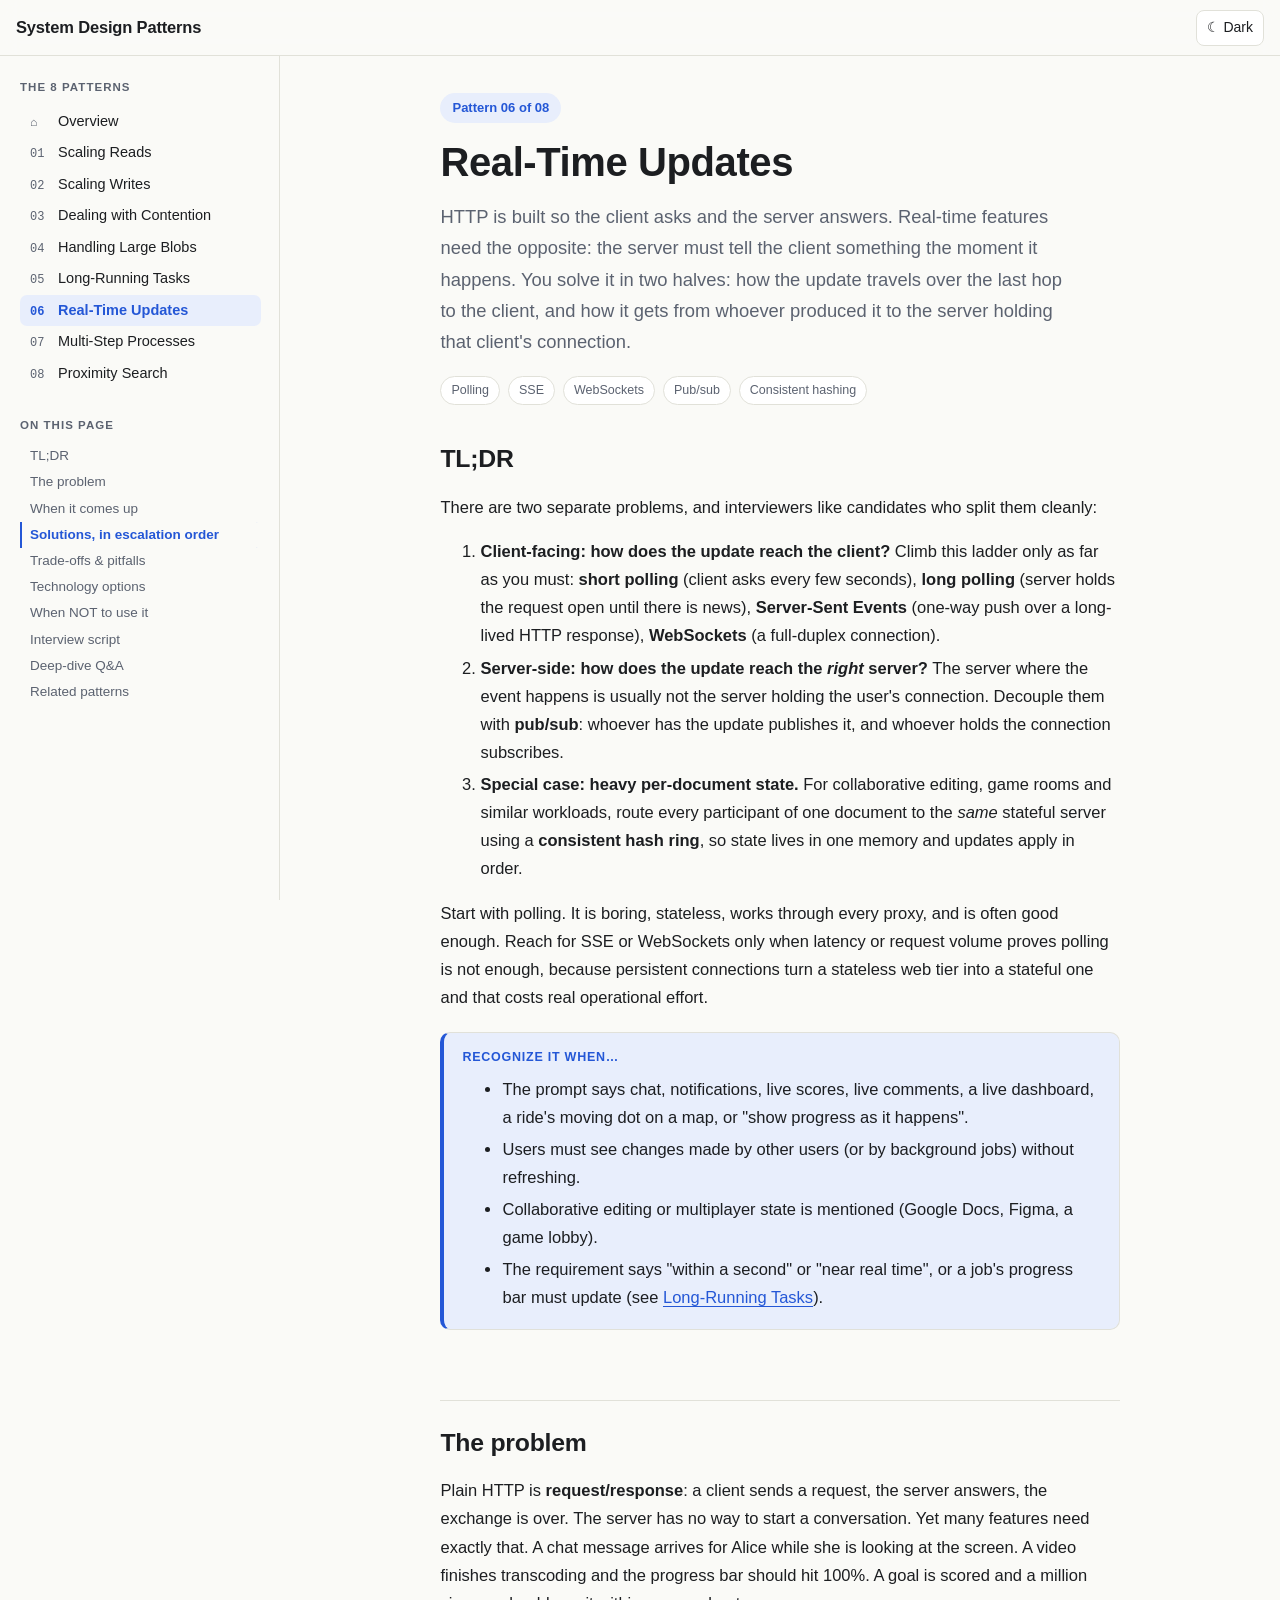
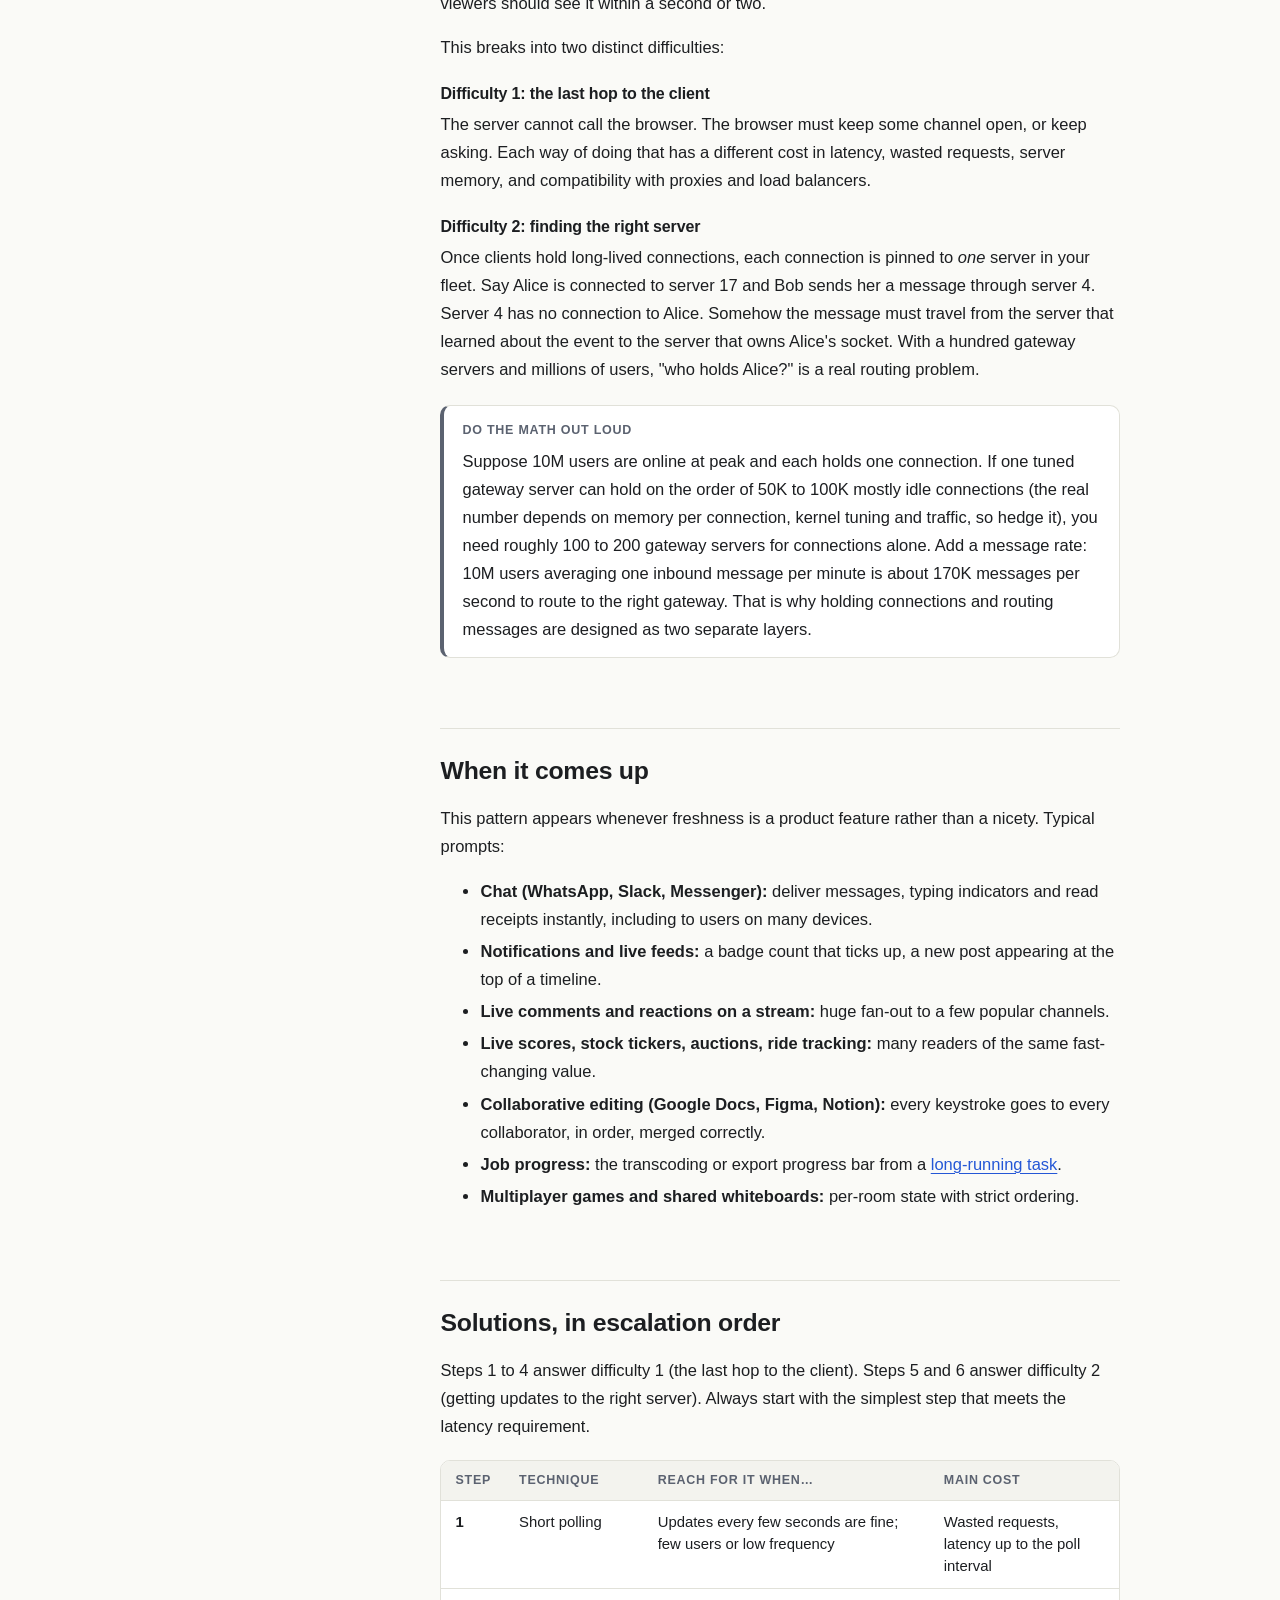
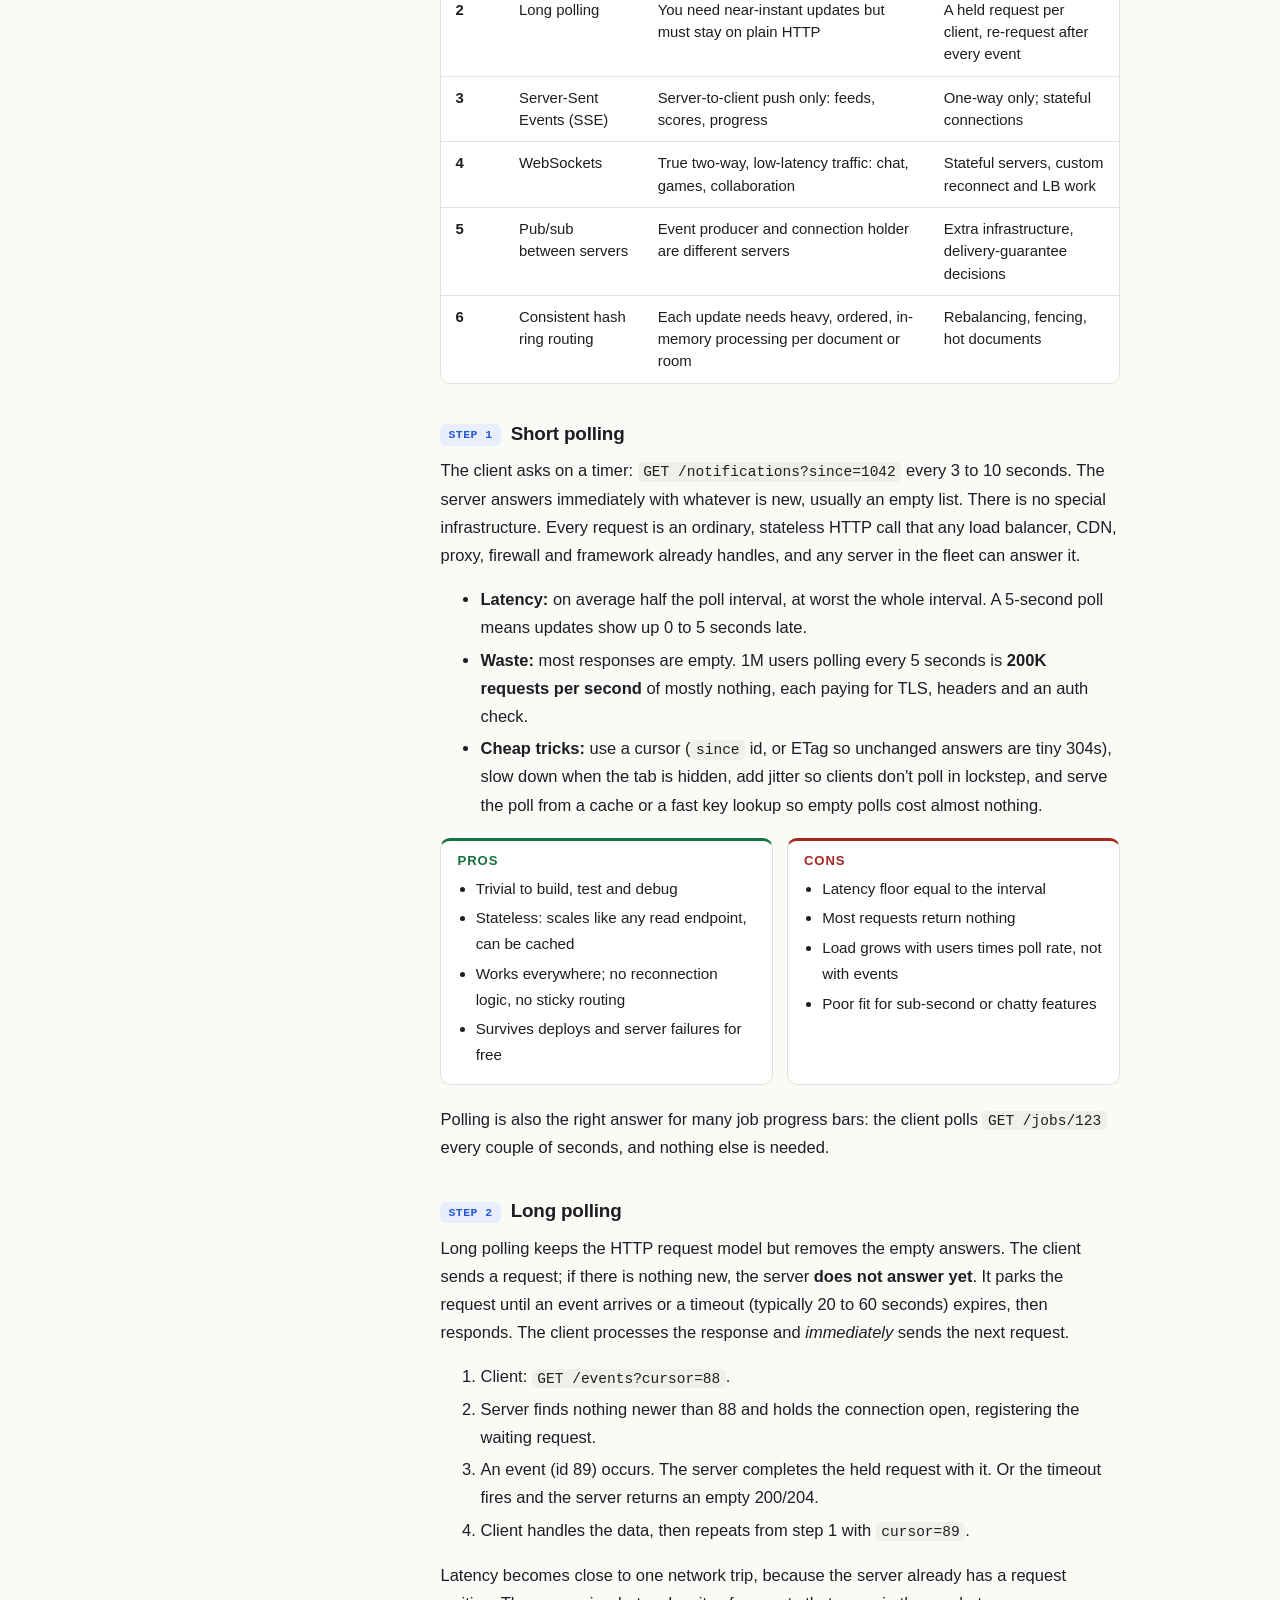
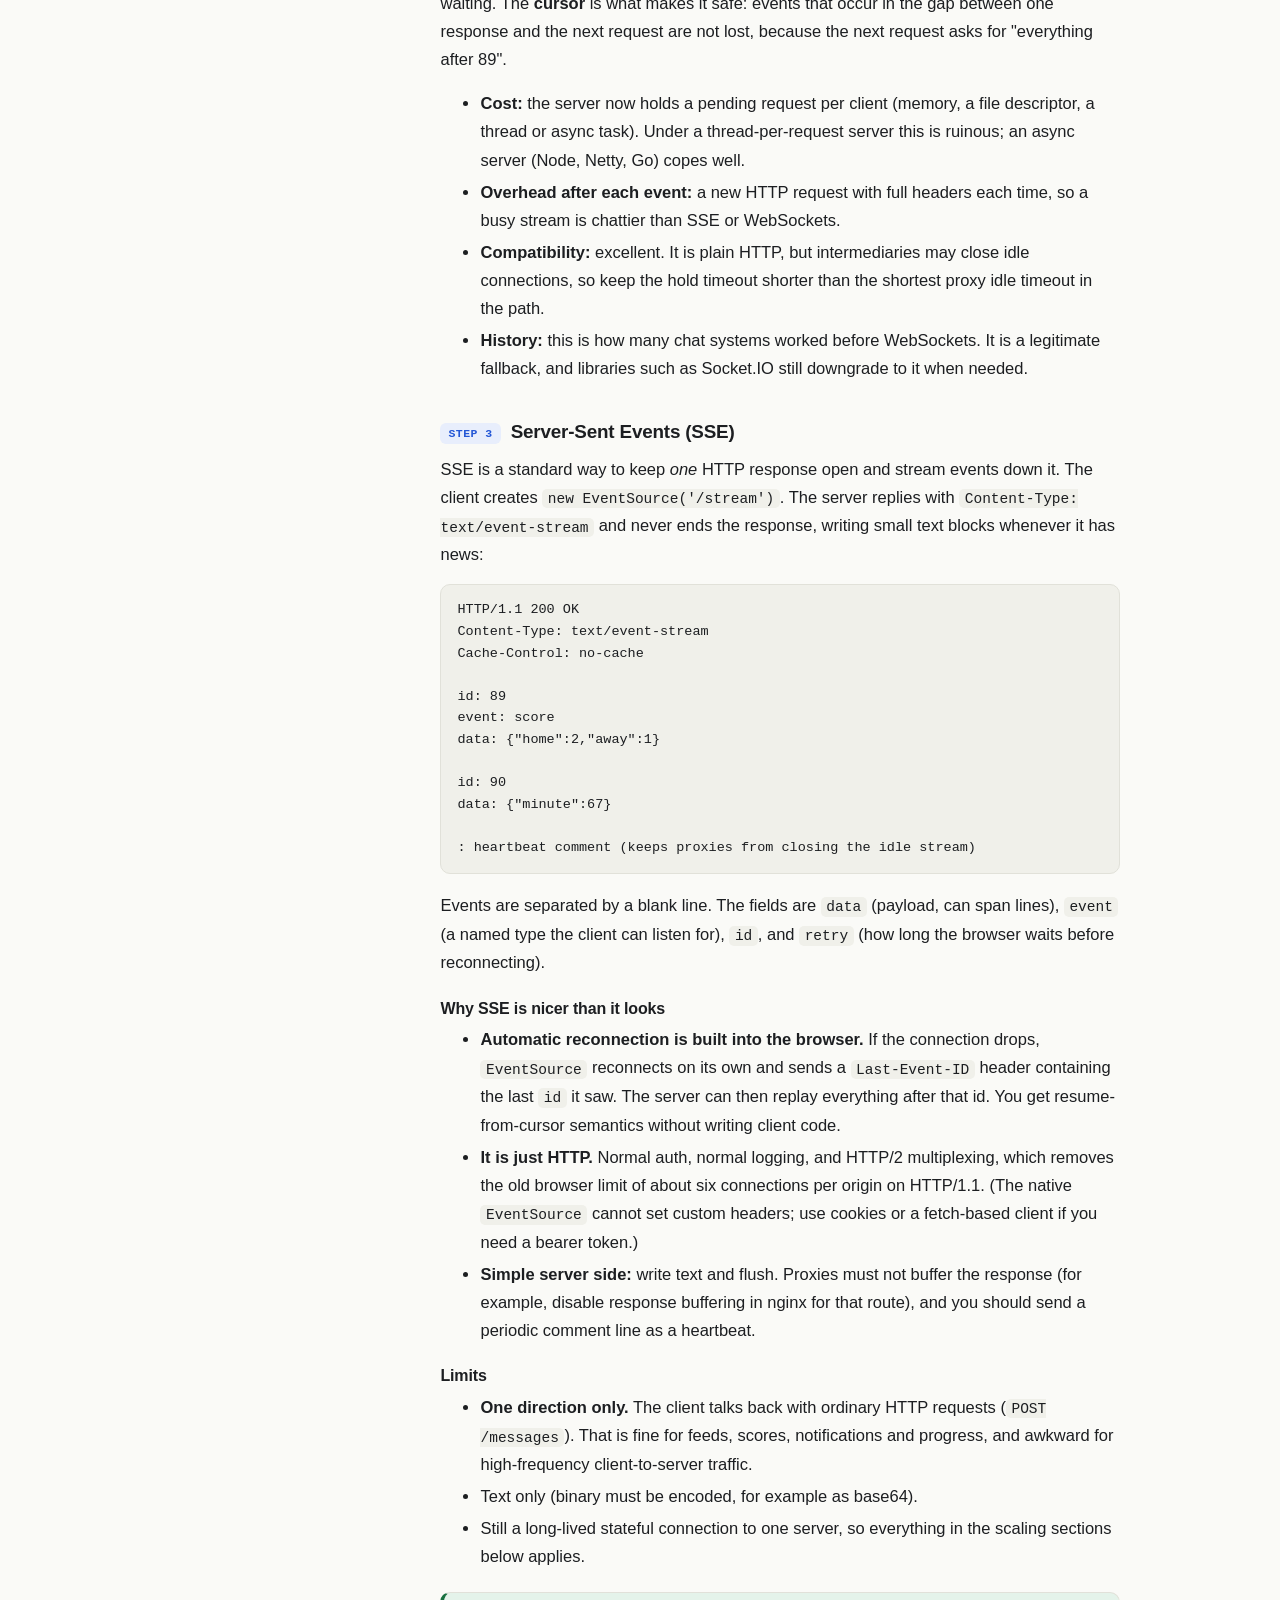
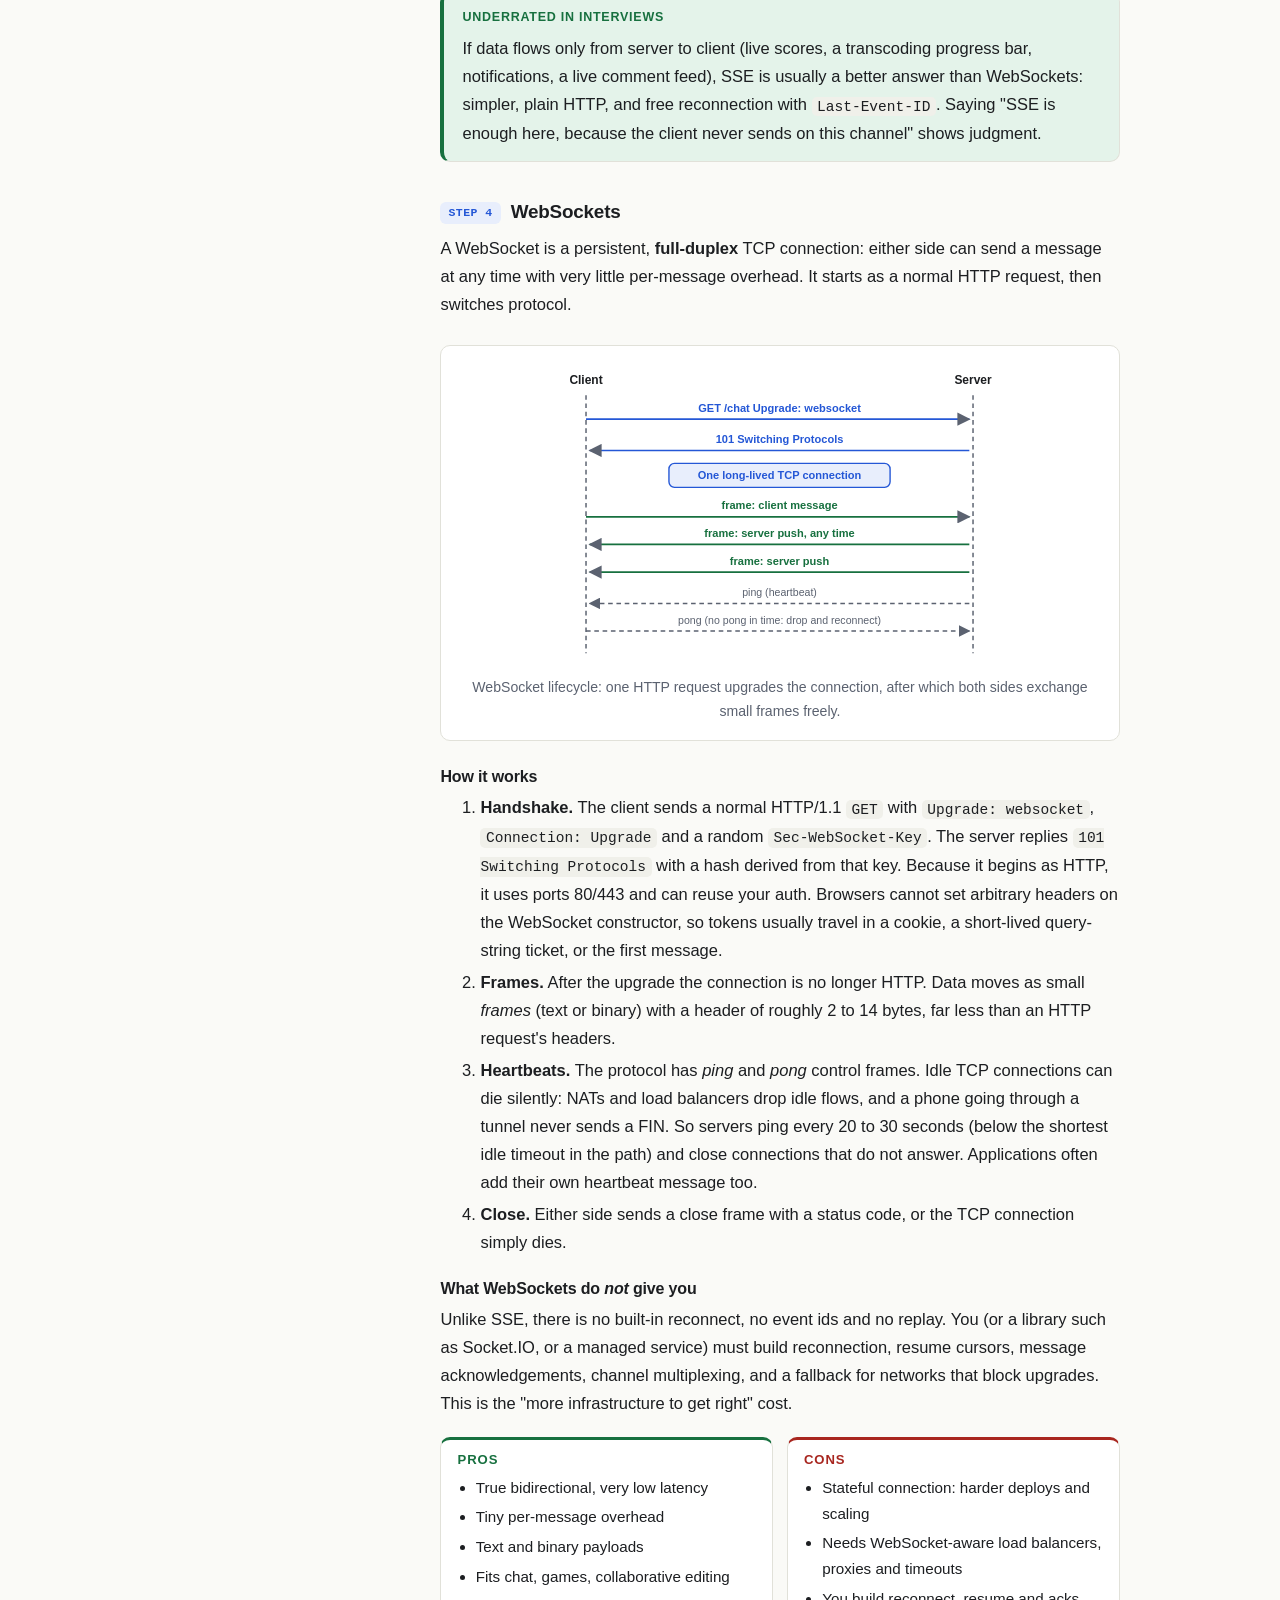
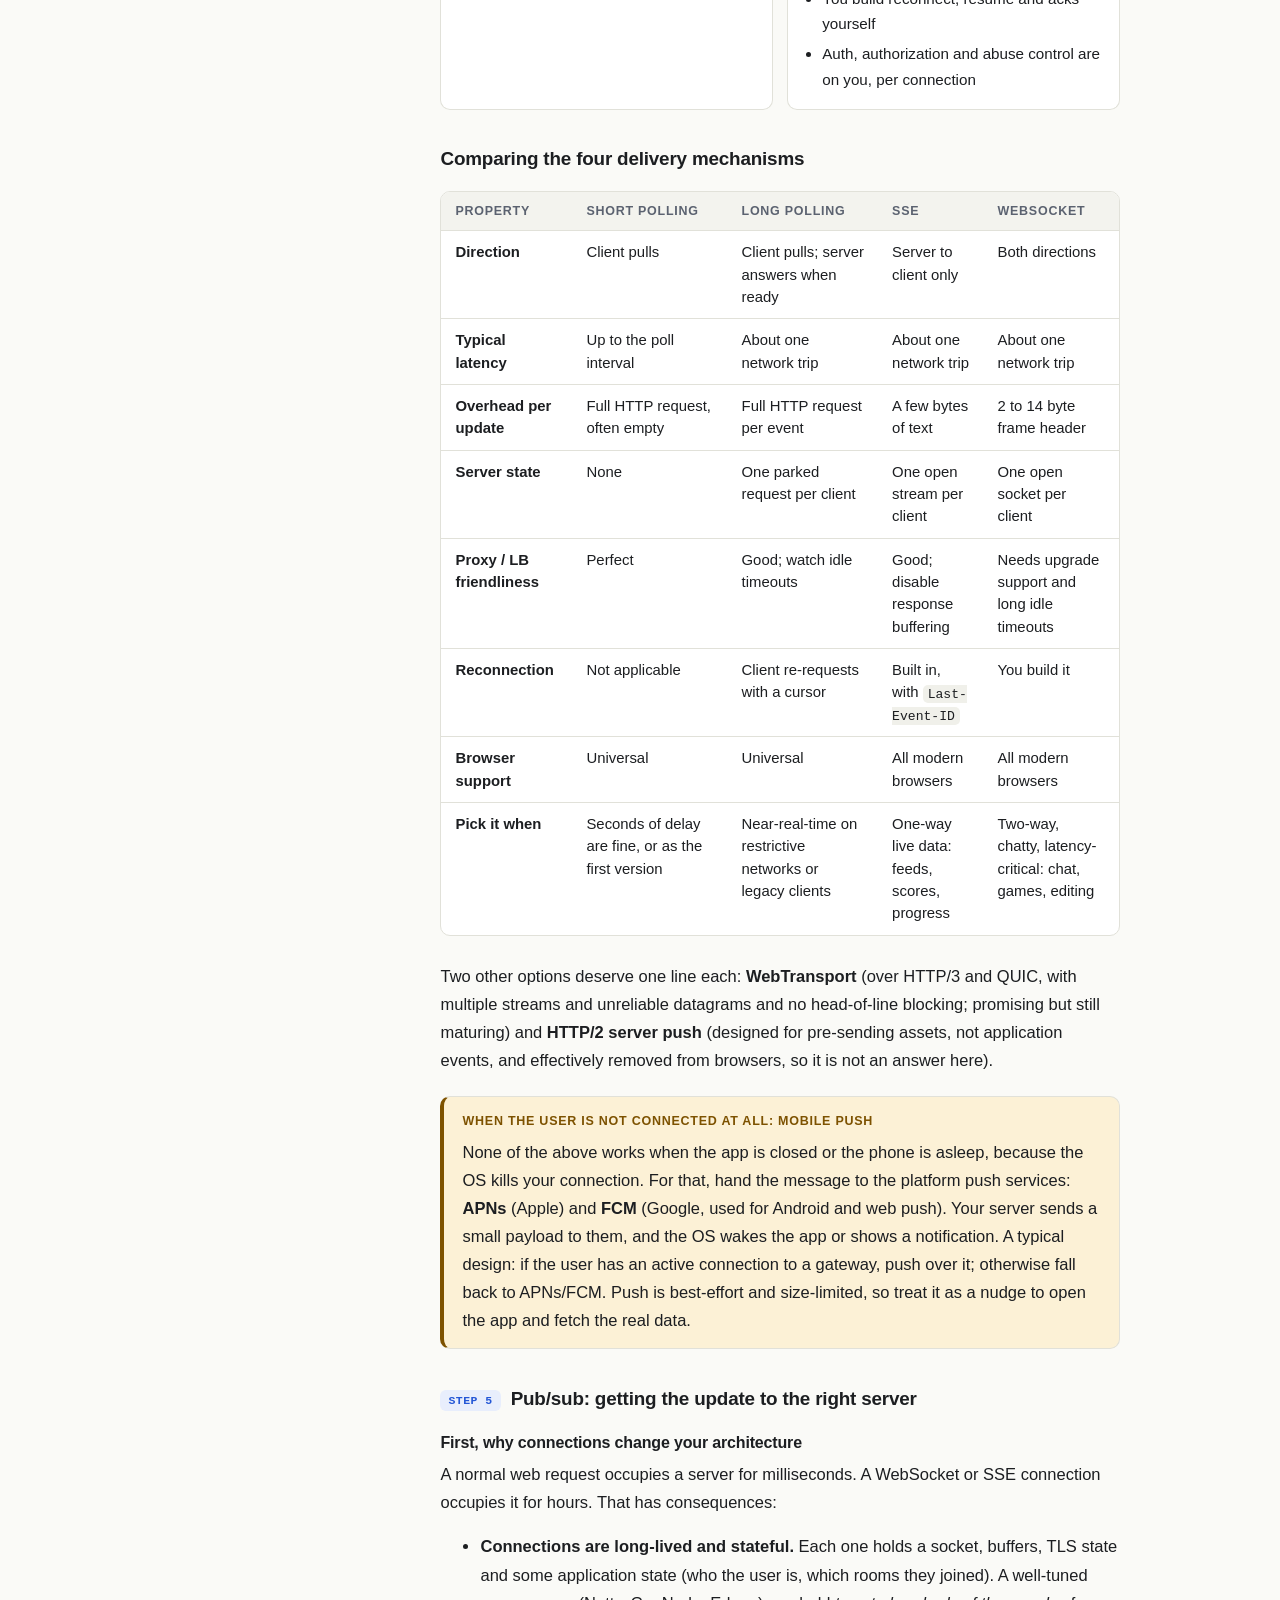
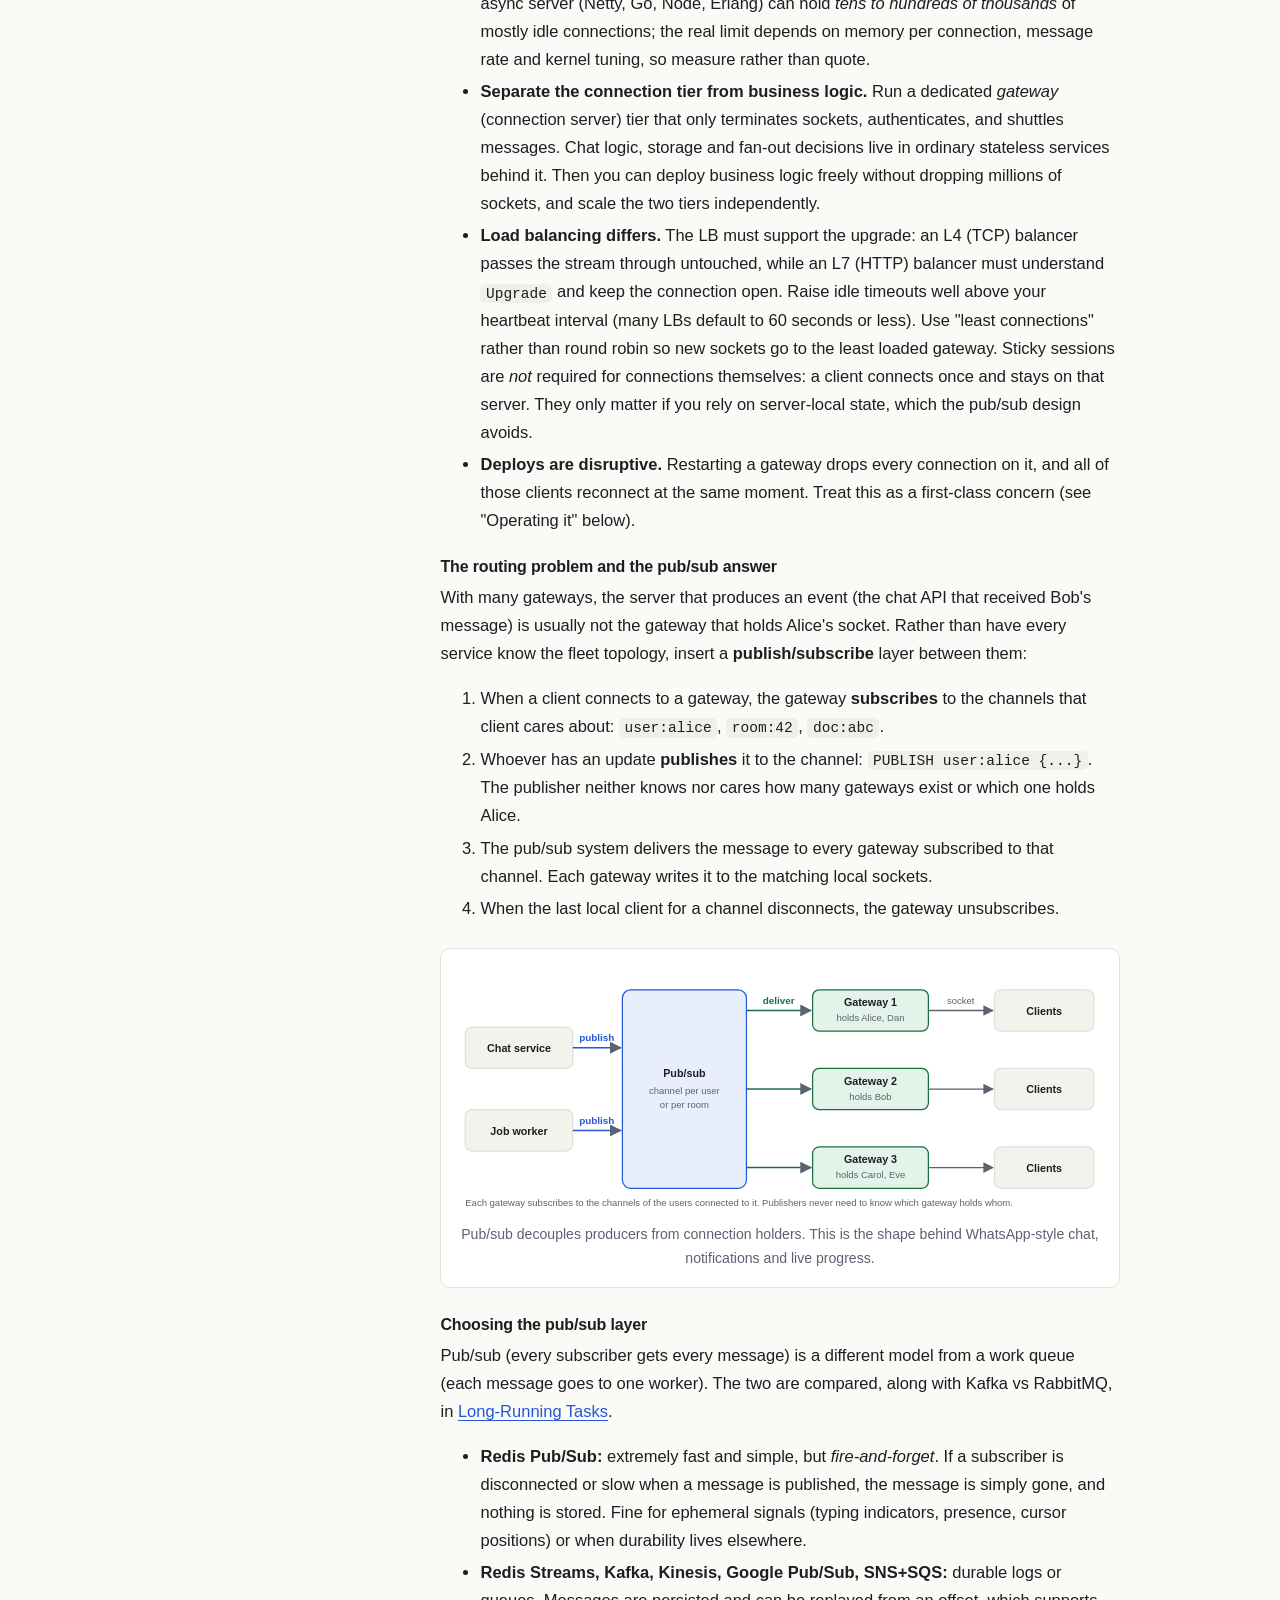
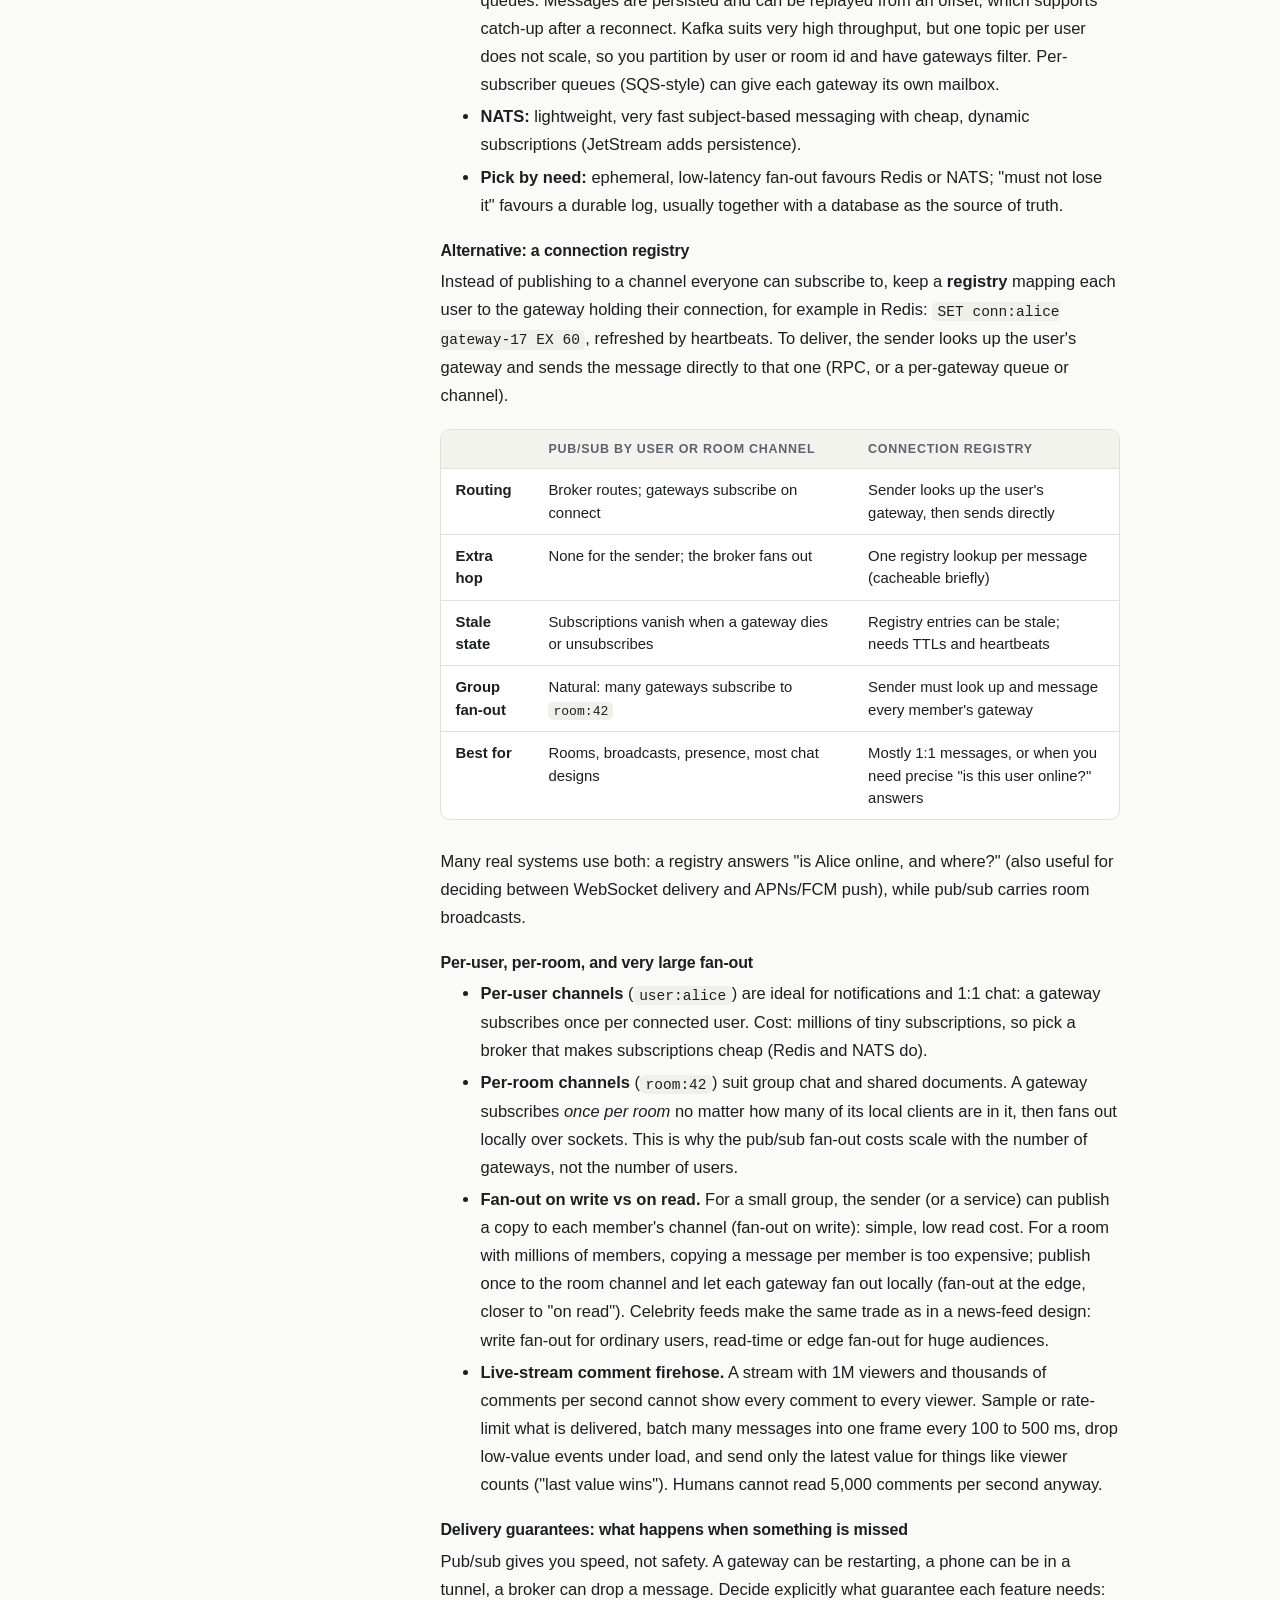
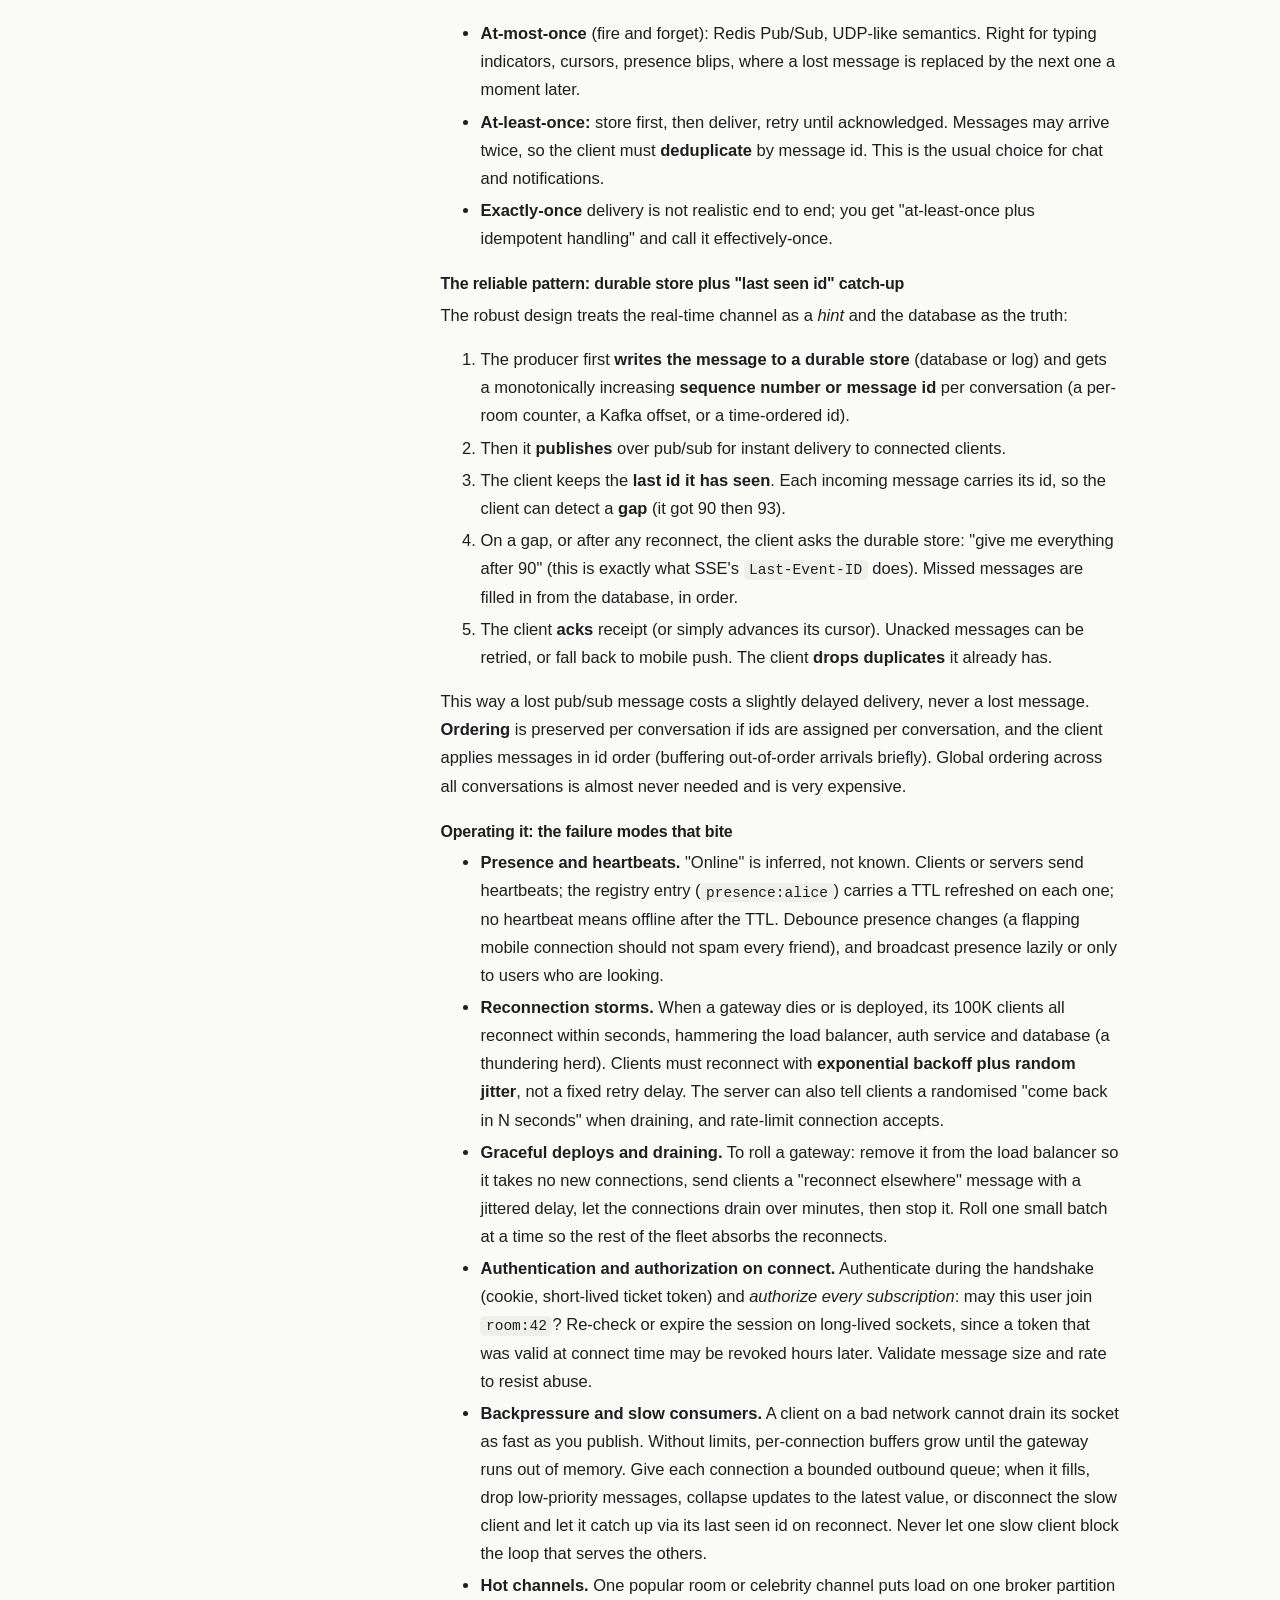
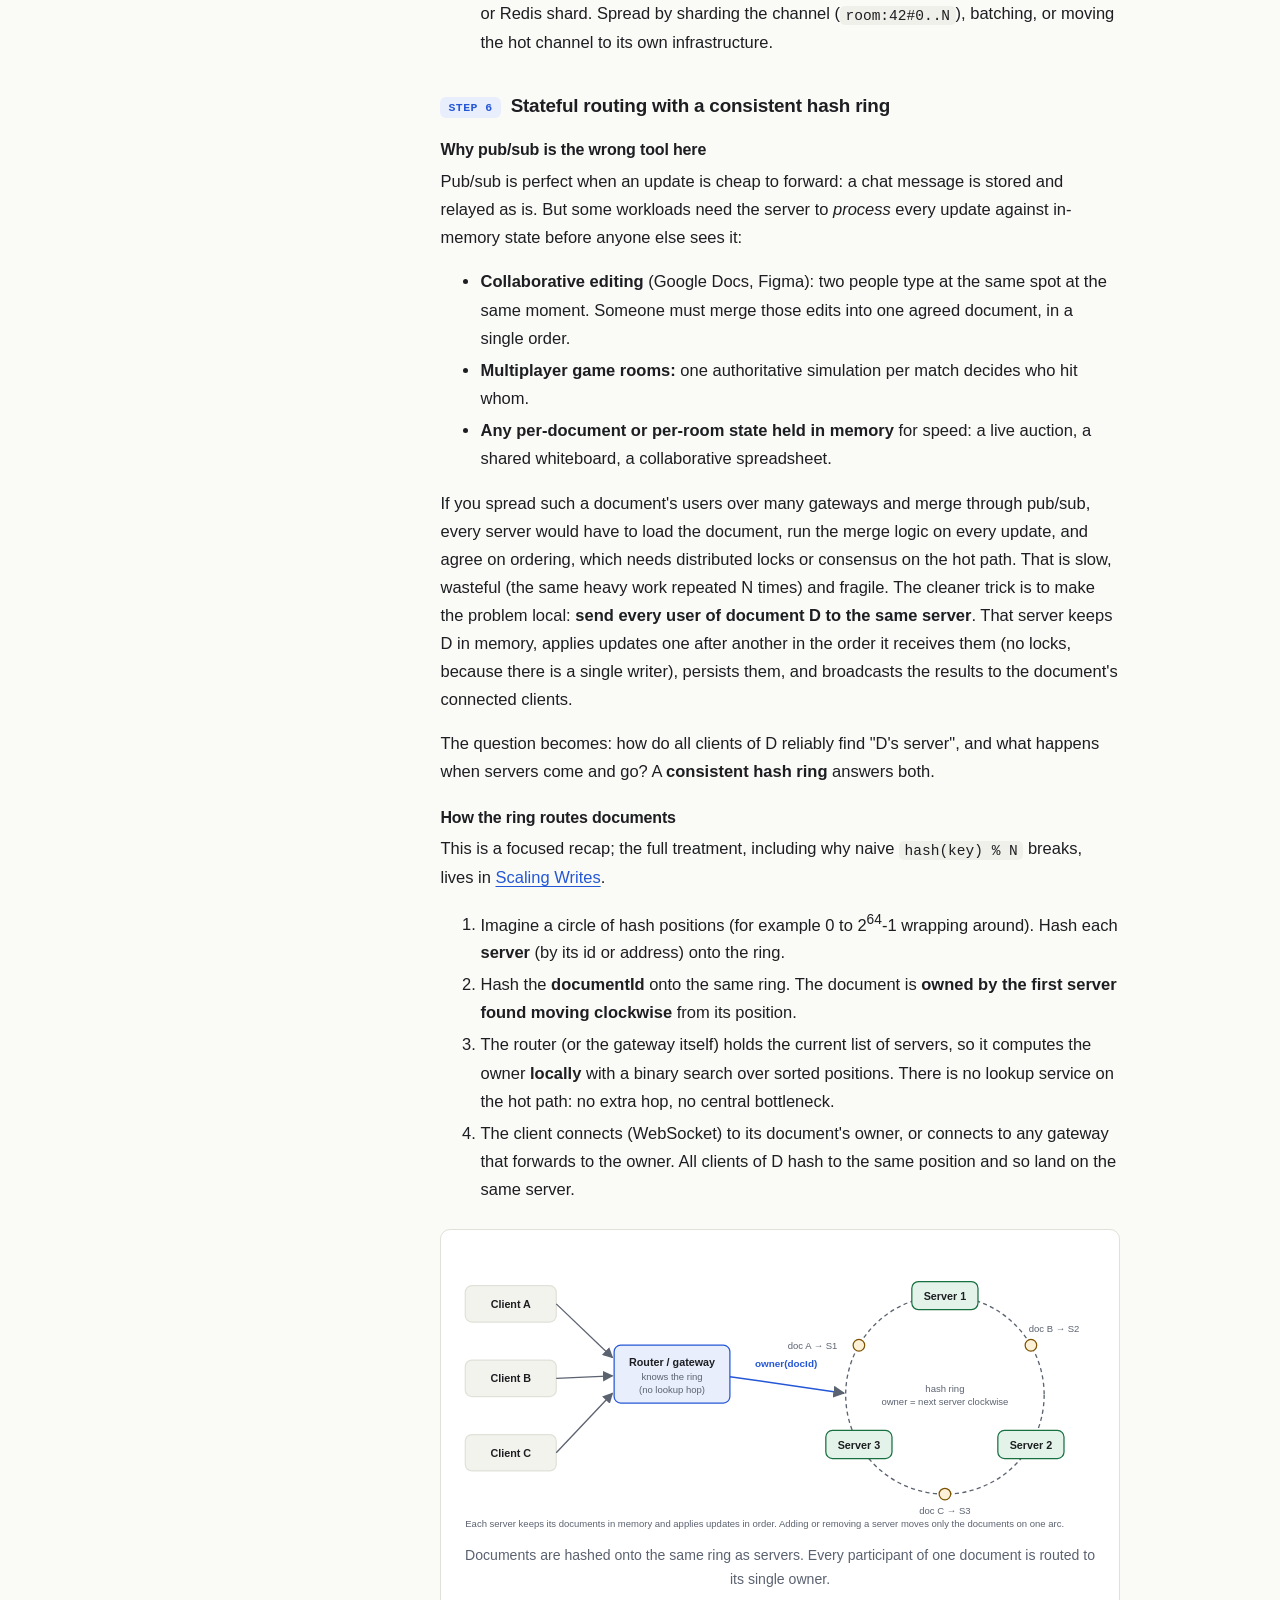
<file: patterns/06-real-time-updates.html>
<!doctype html>
<html lang="en">
<head>
<meta charset="utf-8">
<meta name="viewport" content="width=device-width, initial-scale=1">
<title>Real-Time Updates — System Design Patterns</title>
<meta name="description" content="How servers push updates to clients the moment they happen: polling, long polling, SSE, WebSockets, pub/sub fan-out, delivery guarantees, and consistent-hash routing for stateful workloads.">
<link rel="stylesheet" href="../assets/style.css">
</head>
<body data-page="06" data-root="../">
<div class="shell">
<main>
<div class="content">

<header class="hero">
  <span class="eyebrow">Pattern 06 of 08</span>
  <h1>Real-Time Updates</h1>
  <p class="lede">HTTP is built so the client asks and the server answers. Real-time features need the opposite: the server must tell the client something the moment it happens. You solve it in two halves: how the update travels over the last hop to the client, and how it gets from whoever produced it to the server holding that client's connection.</p>
  <div class="meta">
    <span class="chip">Polling</span>
    <span class="chip">SSE</span>
    <span class="chip">WebSockets</span>
    <span class="chip">Pub/sub</span>
    <span class="chip">Consistent hashing</span>
  </div>
</header>

<section>
  <h2 id="tldr">TL;DR</h2>
  <p>There are two separate problems, and interviewers like candidates who split them cleanly:</p>
  <ol>
    <li><strong>Client-facing: how does the update reach the client?</strong> Climb this ladder only as far as you must: <strong>short polling</strong> (client asks every few seconds), <strong>long polling</strong> (server holds the request open until there is news), <strong>Server-Sent Events</strong> (one-way push over a long-lived HTTP response), <strong>WebSockets</strong> (a full-duplex connection).</li>
    <li><strong>Server-side: how does the update reach the <em>right</em> server?</strong> The server where the event happens is usually not the server holding the user's connection. Decouple them with <strong>pub/sub</strong>: whoever has the update publishes it, and whoever holds the connection subscribes.</li>
    <li><strong>Special case: heavy per-document state.</strong> For collaborative editing, game rooms and similar workloads, route every participant of one document to the <em>same</em> stateful server using a <strong>consistent hash ring</strong>, so state lives in one memory and updates apply in order.</li>
  </ol>
  <p>Start with polling. It is boring, stateless, works through every proxy, and is often good enough. Reach for SSE or WebSockets only when latency or request volume proves polling is not enough, because persistent connections turn a stateless web tier into a stateful one and that costs real operational effort.</p>

  <div class="callout recognize">
    <span class="callout-title">Recognize it when…</span>
    <ul>
      <li>The prompt says chat, notifications, live scores, live comments, a live dashboard, a ride's moving dot on a map, or "show progress as it happens".</li>
      <li>Users must see changes made by other users (or by background jobs) without refreshing.</li>
      <li>Collaborative editing or multiplayer state is mentioned (Google Docs, Figma, a game lobby).</li>
      <li>The requirement says "within a second" or "near real time", or a job's progress bar must update (see <a href="05-long-running-tasks.html">Long-Running Tasks</a>).</li>
    </ul>
  </div>
</section>

<section>
  <h2 id="problem">The problem</h2>
  <p>Plain HTTP is <strong>request/response</strong>: a client sends a request, the server answers, the exchange is over. The server has no way to start a conversation. Yet many features need exactly that. A chat message arrives for Alice while she is looking at the screen. A video finishes transcoding and the progress bar should hit 100%. A goal is scored and a million viewers should see it within a second or two.</p>
  <p>This breaks into two distinct difficulties:</p>
  <h4>Difficulty 1: the last hop to the client</h4>
  <p>The server cannot call the browser. The browser must keep some channel open, or keep asking. Each way of doing that has a different cost in latency, wasted requests, server memory, and compatibility with proxies and load balancers.</p>
  <h4>Difficulty 2: finding the right server</h4>
  <p>Once clients hold long-lived connections, each connection is pinned to <em>one</em> server in your fleet. Say Alice is connected to server 17 and Bob sends her a message through server 4. Server 4 has no connection to Alice. Somehow the message must travel from the server that learned about the event to the server that owns Alice's socket. With a hundred gateway servers and millions of users, "who holds Alice?" is a real routing problem.</p>

  <div class="callout interview">
    <span class="callout-title">Do the math out loud</span>
    <p>Suppose 10M users are online at peak and each holds one connection. If one tuned gateway server can hold on the order of 50K to 100K mostly idle connections (the real number depends on memory per connection, kernel tuning and traffic, so hedge it), you need roughly 100 to 200 gateway servers for connections alone. Add a message rate: 10M users averaging one inbound message per minute is about 170K messages per second to route to the right gateway. That is why holding connections and routing messages are designed as two separate layers.</p>
  </div>
</section>

<section>
  <h2 id="when">When it comes up</h2>
  <p>This pattern appears whenever freshness is a product feature rather than a nicety. Typical prompts:</p>
  <ul>
    <li><strong>Chat (WhatsApp, Slack, Messenger):</strong> deliver messages, typing indicators and read receipts instantly, including to users on many devices.</li>
    <li><strong>Notifications and live feeds:</strong> a badge count that ticks up, a new post appearing at the top of a timeline.</li>
    <li><strong>Live comments and reactions on a stream:</strong> huge fan-out to a few popular channels.</li>
    <li><strong>Live scores, stock tickers, auctions, ride tracking:</strong> many readers of the same fast-changing value.</li>
    <li><strong>Collaborative editing (Google Docs, Figma, Notion):</strong> every keystroke goes to every collaborator, in order, merged correctly.</li>
    <li><strong>Job progress:</strong> the transcoding or export progress bar from a <a href="05-long-running-tasks.html">long-running task</a>.</li>
    <li><strong>Multiplayer games and shared whiteboards:</strong> per-room state with strict ordering.</li>
  </ul>
</section>

<section>
  <h2 id="solutions">Solutions, in escalation order</h2>
  <p>Steps 1 to 4 answer difficulty 1 (the last hop to the client). Steps 5 and 6 answer difficulty 2 (getting updates to the right server). Always start with the simplest step that meets the latency requirement.</p>

  <div class="table-wrap">
    <table>
      <thead><tr><th>Step</th><th>Technique</th><th>Reach for it when…</th><th>Main cost</th></tr></thead>
      <tbody>
        <tr><td>1</td><td>Short polling</td><td>Updates every few seconds are fine; few users or low frequency</td><td>Wasted requests, latency up to the poll interval</td></tr>
        <tr><td>2</td><td>Long polling</td><td>You need near-instant updates but must stay on plain HTTP</td><td>A held request per client, re-request after every event</td></tr>
        <tr><td>3</td><td>Server-Sent Events (SSE)</td><td>Server-to-client push only: feeds, scores, progress</td><td>One-way only; stateful connections</td></tr>
        <tr><td>4</td><td>WebSockets</td><td>True two-way, low-latency traffic: chat, games, collaboration</td><td>Stateful servers, custom reconnect and LB work</td></tr>
        <tr><td>5</td><td>Pub/sub between servers</td><td>Event producer and connection holder are different servers</td><td>Extra infrastructure, delivery-guarantee decisions</td></tr>
        <tr><td>6</td><td>Consistent hash ring routing</td><td>Each update needs heavy, ordered, in-memory processing per document or room</td><td>Rebalancing, fencing, hot documents</td></tr>
      </tbody>
    </table>
  </div>

  <h3><span class="step">Step 1</span>Short polling</h3>
  <p>The client asks on a timer: <code>GET /notifications?since=1042</code> every 3 to 10 seconds. The server answers immediately with whatever is new, usually an empty list. There is no special infrastructure. Every request is an ordinary, stateless HTTP call that any load balancer, CDN, proxy, firewall and framework already handles, and any server in the fleet can answer it.</p>
  <ul>
    <li><strong>Latency:</strong> on average half the poll interval, at worst the whole interval. A 5-second poll means updates show up 0 to 5 seconds late.</li>
    <li><strong>Waste:</strong> most responses are empty. 1M users polling every 5 seconds is <strong>200K requests per second</strong> of mostly nothing, each paying for TLS, headers and an auth check.</li>
    <li><strong>Cheap tricks:</strong> use a cursor (<code>since</code> id, or ETag so unchanged answers are tiny 304s), slow down when the tab is hidden, add jitter so clients don't poll in lockstep, and serve the poll from a cache or a fast key lookup so empty polls cost almost nothing.</li>
  </ul>
  <div class="proscons">
    <div class="pros"><h4>Pros</h4><ul>
      <li>Trivial to build, test and debug</li>
      <li>Stateless: scales like any read endpoint, can be cached</li>
      <li>Works everywhere; no reconnection logic, no sticky routing</li>
      <li>Survives deploys and server failures for free</li>
    </ul></div>
    <div class="cons"><h4>Cons</h4><ul>
      <li>Latency floor equal to the interval</li>
      <li>Most requests return nothing</li>
      <li>Load grows with users times poll rate, not with events</li>
      <li>Poor fit for sub-second or chatty features</li>
    </ul></div>
  </div>
  <p>Polling is also the right answer for many job progress bars: the client polls <code>GET /jobs/123</code> every couple of seconds, and nothing else is needed.</p>

  <h3><span class="step">Step 2</span>Long polling</h3>
  <p>Long polling keeps the HTTP request model but removes the empty answers. The client sends a request; if there is nothing new, the server <strong>does not answer yet</strong>. It parks the request until an event arrives or a timeout (typically 20 to 60 seconds) expires, then responds. The client processes the response and <em>immediately</em> sends the next request.</p>
  <ol>
    <li>Client: <code>GET /events?cursor=88</code>.</li>
    <li>Server finds nothing newer than 88 and holds the connection open, registering the waiting request.</li>
    <li>An event (id 89) occurs. The server completes the held request with it. Or the timeout fires and the server returns an empty 200/204.</li>
    <li>Client handles the data, then repeats from step 1 with <code>cursor=89</code>.</li>
  </ol>
  <p>Latency becomes close to one network trip, because the server already has a request waiting. The <strong>cursor</strong> is what makes it safe: events that occur in the gap between one response and the next request are not lost, because the next request asks for "everything after 89".</p>
  <ul>
    <li><strong>Cost:</strong> the server now holds a pending request per client (memory, a file descriptor, a thread or async task). Under a thread-per-request server this is ruinous; an async server (Node, Netty, Go) copes well.</li>
    <li><strong>Overhead after each event:</strong> a new HTTP request with full headers each time, so a busy stream is chattier than SSE or WebSockets.</li>
    <li><strong>Compatibility:</strong> excellent. It is plain HTTP, but intermediaries may close idle connections, so keep the hold timeout shorter than the shortest proxy idle timeout in the path.</li>
    <li><strong>History:</strong> this is how many chat systems worked before WebSockets. It is a legitimate fallback, and libraries such as Socket.IO still downgrade to it when needed.</li>
  </ul>

  <h3><span class="step">Step 3</span>Server-Sent Events (SSE)</h3>
  <p>SSE is a standard way to keep <em>one</em> HTTP response open and stream events down it. The client creates <code>new EventSource('/stream')</code>. The server replies with <code>Content-Type: text/event-stream</code> and never ends the response, writing small text blocks whenever it has news:</p>
<pre><code>HTTP/1.1 200 OK
Content-Type: text/event-stream
Cache-Control: no-cache

id: 89
event: score
data: {"home":2,"away":1}

id: 90
data: {"minute":67}

: heartbeat comment (keeps proxies from closing the idle stream)
</code></pre>
  <p>Events are separated by a blank line. The fields are <code>data</code> (payload, can span lines), <code>event</code> (a named type the client can listen for), <code>id</code>, and <code>retry</code> (how long the browser waits before reconnecting).</p>
  <h4>Why SSE is nicer than it looks</h4>
  <ul>
    <li><strong>Automatic reconnection is built into the browser.</strong> If the connection drops, <code>EventSource</code> reconnects on its own and sends a <code>Last-Event-ID</code> header containing the last <code>id</code> it saw. The server can then replay everything after that id. You get resume-from-cursor semantics without writing client code.</li>
    <li><strong>It is just HTTP.</strong> Normal auth, normal logging, and HTTP/2 multiplexing, which removes the old browser limit of about six connections per origin on HTTP/1.1. (The native <code>EventSource</code> cannot set custom headers; use cookies or a fetch-based client if you need a bearer token.)</li>
    <li><strong>Simple server side:</strong> write text and flush. Proxies must not buffer the response (for example, disable response buffering in nginx for that route), and you should send a periodic comment line as a heartbeat.</li>
  </ul>
  <h4>Limits</h4>
  <ul>
    <li><strong>One direction only.</strong> The client talks back with ordinary HTTP requests (<code>POST /messages</code>). That is fine for feeds, scores, notifications and progress, and awkward for high-frequency client-to-server traffic.</li>
    <li>Text only (binary must be encoded, for example as base64).</li>
    <li>Still a long-lived stateful connection to one server, so everything in the scaling sections below applies.</li>
  </ul>
  <div class="callout tip">
    <span class="callout-title">Underrated in interviews</span>
    <p>If data flows only from server to client (live scores, a transcoding progress bar, notifications, a live comment feed), SSE is usually a better answer than WebSockets: simpler, plain HTTP, and free reconnection with <code>Last-Event-ID</code>. Saying "SSE is enough here, because the client never sends on this channel" shows judgment.</p>
  </div>

  <h3><span class="step">Step 4</span>WebSockets</h3>
  <p>A WebSocket is a persistent, <strong>full-duplex</strong> TCP connection: either side can send a message at any time with very little per-message overhead. It starts as a normal HTTP request, then switches protocol.</p>

  <figure class="diagram">
    <svg viewBox="0 0 700 330" role="img" aria-label="WebSocket lifecycle: HTTP upgrade handshake, then bidirectional frames and ping pong heartbeats on one TCP connection">
      <text class="t t-mid" x="140" y="24">Client</text>
      <text class="t t-mid" x="560" y="24">Server</text>
      <line class="l dash" x1="140" y1="36" x2="140" y2="316"/>
      <line class="l dash" x1="560" y1="36" x2="560" y2="316"/>

      <line class="l-a" x1="140" y1="62" x2="556" y2="62" marker-end="url(#arrow)"/>
      <text class="t-a t-mid" x="350" y="54">GET /chat  Upgrade: websocket</text>
      <line class="l-a" x1="556" y1="96" x2="144" y2="96" marker-end="url(#arrow)"/>
      <text class="t-a t-mid" x="350" y="88">101 Switching Protocols</text>

      <rect class="n-a" x="230" y="110" width="240" height="26" rx="6"/>
      <text class="t-a t-mid" x="350" y="127">One long-lived TCP connection</text>

      <line class="l-g" x1="140" y1="168" x2="556" y2="168" marker-end="url(#arrow)"/>
      <text class="t-g t-mid" x="350" y="160">frame: client message</text>
      <line class="l-g" x1="556" y1="198" x2="144" y2="198" marker-end="url(#arrow)"/>
      <text class="t-g t-mid" x="350" y="190">frame: server push, any time</text>
      <line class="l-g" x1="556" y1="228" x2="144" y2="228" marker-end="url(#arrow)"/>
      <text class="t-g t-mid" x="350" y="220">frame: server push</text>

      <line class="l dash" x1="556" y1="262" x2="144" y2="262" marker-end="url(#arrow)"/>
      <text class="t-s t-mid" x="350" y="254">ping (heartbeat)</text>
      <line class="l dash" x1="140" y1="292" x2="556" y2="292" marker-end="url(#arrow)"/>
      <text class="t-s t-mid" x="350" y="284">pong (no pong in time: drop and reconnect)</text>
    </svg>
    <figcaption>WebSocket lifecycle: one HTTP request upgrades the connection, after which both sides exchange small frames freely.</figcaption>
  </figure>

  <h4>How it works</h4>
  <ol>
    <li><strong>Handshake.</strong> The client sends a normal HTTP/1.1 <code>GET</code> with <code>Upgrade: websocket</code>, <code>Connection: Upgrade</code> and a random <code>Sec-WebSocket-Key</code>. The server replies <code>101 Switching Protocols</code> with a hash derived from that key. Because it begins as HTTP, it uses ports 80/443 and can reuse your auth. Browsers cannot set arbitrary headers on the WebSocket constructor, so tokens usually travel in a cookie, a short-lived query-string ticket, or the first message.</li>
    <li><strong>Frames.</strong> After the upgrade the connection is no longer HTTP. Data moves as small <em>frames</em> (text or binary) with a header of roughly 2 to 14 bytes, far less than an HTTP request's headers.</li>
    <li><strong>Heartbeats.</strong> The protocol has <em>ping</em> and <em>pong</em> control frames. Idle TCP connections can die silently: NATs and load balancers drop idle flows, and a phone going through a tunnel never sends a FIN. So servers ping every 20 to 30 seconds (below the shortest idle timeout in the path) and close connections that do not answer. Applications often add their own heartbeat message too.</li>
    <li><strong>Close.</strong> Either side sends a close frame with a status code, or the TCP connection simply dies.</li>
  </ol>
  <h4>What WebSockets do <em>not</em> give you</h4>
  <p>Unlike SSE, there is no built-in reconnect, no event ids and no replay. You (or a library such as Socket.IO, or a managed service) must build reconnection, resume cursors, message acknowledgements, channel multiplexing, and a fallback for networks that block upgrades. This is the "more infrastructure to get right" cost.</p>
  <div class="proscons">
    <div class="pros"><h4>Pros</h4><ul>
      <li>True bidirectional, very low latency</li>
      <li>Tiny per-message overhead</li>
      <li>Text and binary payloads</li>
      <li>Fits chat, games, collaborative editing</li>
    </ul></div>
    <div class="cons"><h4>Cons</h4><ul>
      <li>Stateful connection: harder deploys and scaling</li>
      <li>Needs WebSocket-aware load balancers, proxies and timeouts</li>
      <li>You build reconnect, resume and acks yourself</li>
      <li>Auth, authorization and abuse control are on you, per connection</li>
    </ul></div>
  </div>

  <h3>Comparing the four delivery mechanisms</h3>
  <div class="table-wrap">
    <table>
      <thead><tr><th>Property</th><th>Short polling</th><th>Long polling</th><th>SSE</th><th>WebSocket</th></tr></thead>
      <tbody>
        <tr><td>Direction</td><td>Client pulls</td><td>Client pulls; server answers when ready</td><td>Server to client only</td><td>Both directions</td></tr>
        <tr><td>Typical latency</td><td>Up to the poll interval</td><td>About one network trip</td><td>About one network trip</td><td>About one network trip</td></tr>
        <tr><td>Overhead per update</td><td>Full HTTP request, often empty</td><td>Full HTTP request per event</td><td>A few bytes of text</td><td>2 to 14 byte frame header</td></tr>
        <tr><td>Server state</td><td>None</td><td>One parked request per client</td><td>One open stream per client</td><td>One open socket per client</td></tr>
        <tr><td>Proxy / LB friendliness</td><td>Perfect</td><td>Good; watch idle timeouts</td><td>Good; disable response buffering</td><td>Needs upgrade support and long idle timeouts</td></tr>
        <tr><td>Reconnection</td><td>Not applicable</td><td>Client re-requests with a cursor</td><td>Built in, with <code>Last-Event-ID</code></td><td>You build it</td></tr>
        <tr><td>Browser support</td><td>Universal</td><td>Universal</td><td>All modern browsers</td><td>All modern browsers</td></tr>
        <tr><td>Pick it when</td><td>Seconds of delay are fine, or as the first version</td><td>Near-real-time on restrictive networks or legacy clients</td><td>One-way live data: feeds, scores, progress</td><td>Two-way, chatty, latency-critical: chat, games, editing</td></tr>
      </tbody>
    </table>
  </div>
  <p>Two other options deserve one line each: <strong>WebTransport</strong> (over HTTP/3 and QUIC, with multiple streams and unreliable datagrams and no head-of-line blocking; promising but still maturing) and <strong>HTTP/2 server push</strong> (designed for pre-sending assets, not application events, and effectively removed from browsers, so it is not an answer here).</p>

  <div class="callout warn">
    <span class="callout-title">When the user is not connected at all: mobile push</span>
    <p>None of the above works when the app is closed or the phone is asleep, because the OS kills your connection. For that, hand the message to the platform push services: <strong>APNs</strong> (Apple) and <strong>FCM</strong> (Google, used for Android and web push). Your server sends a small payload to them, and the OS wakes the app or shows a notification. A typical design: if the user has an active connection to a gateway, push over it; otherwise fall back to APNs/FCM. Push is best-effort and size-limited, so treat it as a nudge to open the app and fetch the real data.</p>
  </div>

  <h3><span class="step">Step 5</span>Pub/sub: getting the update to the right server</h3>

  <h4>First, why connections change your architecture</h4>
  <p>A normal web request occupies a server for milliseconds. A WebSocket or SSE connection occupies it for hours. That has consequences:</p>
  <ul>
    <li><strong>Connections are long-lived and stateful.</strong> Each one holds a socket, buffers, TLS state and some application state (who the user is, which rooms they joined). A well-tuned async server (Netty, Go, Node, Erlang) can hold <em>tens to hundreds of thousands</em> of mostly idle connections; the real limit depends on memory per connection, message rate and kernel tuning, so measure rather than quote.</li>
    <li><strong>Separate the connection tier from business logic.</strong> Run a dedicated <em>gateway</em> (connection server) tier that only terminates sockets, authenticates, and shuttles messages. Chat logic, storage and fan-out decisions live in ordinary stateless services behind it. Then you can deploy business logic freely without dropping millions of sockets, and scale the two tiers independently.</li>
    <li><strong>Load balancing differs.</strong> The LB must support the upgrade: an L4 (TCP) balancer passes the stream through untouched, while an L7 (HTTP) balancer must understand <code>Upgrade</code> and keep the connection open. Raise idle timeouts well above your heartbeat interval (many LBs default to 60 seconds or less). Use "least connections" rather than round robin so new sockets go to the least loaded gateway. Sticky sessions are <em>not</em> required for connections themselves: a client connects once and stays on that server. They only matter if you rely on server-local state, which the pub/sub design avoids.</li>
    <li><strong>Deploys are disruptive.</strong> Restarting a gateway drops every connection on it, and all of those clients reconnect at the same moment. Treat this as a first-class concern (see "Operating it" below).</li>
  </ul>

  <h4>The routing problem and the pub/sub answer</h4>
  <p>With many gateways, the server that produces an event (the chat API that received Bob's message) is usually not the gateway that holds Alice's socket. Rather than have every service know the fleet topology, insert a <strong>publish/subscribe</strong> layer between them:</p>
  <ol>
    <li>When a client connects to a gateway, the gateway <strong>subscribes</strong> to the channels that client cares about: <code>user:alice</code>, <code>room:42</code>, <code>doc:abc</code>.</li>
    <li>Whoever has an update <strong>publishes</strong> it to the channel: <code>PUBLISH user:alice {...}</code>. The publisher neither knows nor cares how many gateways exist or which one holds Alice.</li>
    <li>The pub/sub system delivers the message to every gateway subscribed to that channel. Each gateway writes it to the matching local sockets.</li>
    <li>When the last local client for a channel disconnects, the gateway unsubscribes.</li>
  </ol>

  <figure class="diagram">
    <svg viewBox="0 0 780 300" role="img" aria-label="Producers publish to a pub/sub layer; each gateway subscribes to channels for its connected users and pushes to its clients">
      <rect class="n" x="10" y="75" width="130" height="50" rx="8"/><text class="t t-mid" x="75" y="105">Chat service</text>
      <rect class="n" x="10" y="175" width="130" height="50" rx="8"/><text class="t t-mid" x="75" y="205">Job worker</text>

      <rect class="n-a" x="200" y="30" width="150" height="240" rx="10"/>
      <text class="t t-mid" x="275" y="136">Pub/sub</text>
      <text class="t-s t-mid" x="275" y="156">channel per user</text>
      <text class="t-s t-mid" x="275" y="173">or per room</text>

      <rect class="n-g" x="430" y="30" width="140" height="50" rx="8"/>
      <text class="t t-mid" x="500" y="50">Gateway 1</text><text class="t-s t-mid" x="500" y="68">holds Alice, Dan</text>
      <rect class="n-g" x="430" y="125" width="140" height="50" rx="8"/>
      <text class="t t-mid" x="500" y="145">Gateway 2</text><text class="t-s t-mid" x="500" y="163">holds Bob</text>
      <rect class="n-g" x="430" y="220" width="140" height="50" rx="8"/>
      <text class="t t-mid" x="500" y="240">Gateway 3</text><text class="t-s t-mid" x="500" y="258">holds Carol, Eve</text>

      <rect class="n" x="650" y="30" width="120" height="50" rx="8"/><text class="t t-mid" x="710" y="60">Clients</text>
      <rect class="n" x="650" y="125" width="120" height="50" rx="8"/><text class="t t-mid" x="710" y="155">Clients</text>
      <rect class="n" x="650" y="220" width="120" height="50" rx="8"/><text class="t t-mid" x="710" y="250">Clients</text>

      <line class="l-a" x1="140" y1="100" x2="198" y2="100" marker-end="url(#arrow)"/>
      <line class="l-a" x1="140" y1="200" x2="198" y2="200" marker-end="url(#arrow)"/>
      <text class="t-a t-mid" x="169" y="92">publish</text>
      <text class="t-a t-mid" x="169" y="192">publish</text>

      <line class="l-g" x1="350" y1="55" x2="428" y2="55" marker-end="url(#arrow)"/>
      <line class="l-g" x1="350" y1="150" x2="428" y2="150" marker-end="url(#arrow)"/>
      <line class="l-g" x1="350" y1="245" x2="428" y2="245" marker-end="url(#arrow)"/>
      <text class="t-g t-mid" x="389" y="47">deliver</text>

      <line class="l" x1="570" y1="55" x2="648" y2="55" marker-end="url(#arrow)"/>
      <line class="l" x1="570" y1="150" x2="648" y2="150" marker-end="url(#arrow)"/>
      <line class="l" x1="570" y1="245" x2="648" y2="245" marker-end="url(#arrow)"/>
      <text class="t-s t-mid" x="609" y="47">socket</text>

      <text class="t-s" x="10" y="292">Each gateway subscribes to the channels of the users connected to it. Publishers never need to know which gateway holds whom.</text>
    </svg>
    <figcaption>Pub/sub decouples producers from connection holders. This is the shape behind WhatsApp-style chat, notifications and live progress.</figcaption>
  </figure>

  <h4>Choosing the pub/sub layer</h4>
  <p>Pub/sub (every subscriber gets every message) is a different model from a work queue (each message goes to one worker). The two are compared, along with Kafka vs RabbitMQ, in <a href="05-long-running-tasks.html#messaging-models">Long-Running Tasks</a>.</p>
  <ul>
    <li><strong>Redis Pub/Sub:</strong> extremely fast and simple, but <em>fire-and-forget</em>. If a subscriber is disconnected or slow when a message is published, the message is simply gone, and nothing is stored. Fine for ephemeral signals (typing indicators, presence, cursor positions) or when durability lives elsewhere.</li>
    <li><strong>Redis Streams, Kafka, Kinesis, Google Pub/Sub, SNS+SQS:</strong> durable logs or queues. Messages are persisted and can be replayed from an offset, which supports catch-up after a reconnect. Kafka suits very high throughput, but one topic per user does not scale, so you partition by user or room id and have gateways filter. Per-subscriber queues (SQS-style) can give each gateway its own mailbox.</li>
    <li><strong>NATS:</strong> lightweight, very fast subject-based messaging with cheap, dynamic subscriptions (JetStream adds persistence).</li>
    <li><strong>Pick by need:</strong> ephemeral, low-latency fan-out favours Redis or NATS; "must not lose it" favours a durable log, usually together with a database as the source of truth.</li>
  </ul>

  <h4>Alternative: a connection registry</h4>
  <p>Instead of publishing to a channel everyone can subscribe to, keep a <strong>registry</strong> mapping each user to the gateway holding their connection, for example in Redis: <code>SET conn:alice gateway-17 EX 60</code>, refreshed by heartbeats. To deliver, the sender looks up the user's gateway and sends the message directly to that one (RPC, or a per-gateway queue or channel).</p>
  <div class="table-wrap">
    <table>
      <thead><tr><th></th><th>Pub/sub by user or room channel</th><th>Connection registry</th></tr></thead>
      <tbody>
        <tr><td>Routing</td><td>Broker routes; gateways subscribe on connect</td><td>Sender looks up the user's gateway, then sends directly</td></tr>
        <tr><td>Extra hop</td><td>None for the sender; the broker fans out</td><td>One registry lookup per message (cacheable briefly)</td></tr>
        <tr><td>Stale state</td><td>Subscriptions vanish when a gateway dies or unsubscribes</td><td>Registry entries can be stale; needs TTLs and heartbeats</td></tr>
        <tr><td>Group fan-out</td><td>Natural: many gateways subscribe to <code>room:42</code></td><td>Sender must look up and message every member's gateway</td></tr>
        <tr><td>Best for</td><td>Rooms, broadcasts, presence, most chat designs</td><td>Mostly 1:1 messages, or when you need precise "is this user online?" answers</td></tr>
      </tbody>
    </table>
  </div>
  <p>Many real systems use both: a registry answers "is Alice online, and where?" (also useful for deciding between WebSocket delivery and APNs/FCM push), while pub/sub carries room broadcasts.</p>

  <h4>Per-user, per-room, and very large fan-out</h4>
  <ul>
    <li><strong>Per-user channels</strong> (<code>user:alice</code>) are ideal for notifications and 1:1 chat: a gateway subscribes once per connected user. Cost: millions of tiny subscriptions, so pick a broker that makes subscriptions cheap (Redis and NATS do).</li>
    <li><strong>Per-room channels</strong> (<code>room:42</code>) suit group chat and shared documents. A gateway subscribes <em>once per room</em> no matter how many of its local clients are in it, then fans out locally over sockets. This is why the pub/sub fan-out costs scale with the number of gateways, not the number of users.</li>
    <li><strong>Fan-out on write vs on read.</strong> For a small group, the sender (or a service) can publish a copy to each member's channel (fan-out on write): simple, low read cost. For a room with millions of members, copying a message per member is too expensive; publish once to the room channel and let each gateway fan out locally (fan-out at the edge, closer to "on read"). Celebrity feeds make the same trade as in a news-feed design: write fan-out for ordinary users, read-time or edge fan-out for huge audiences.</li>
    <li><strong>Live-stream comment firehose.</strong> A stream with 1M viewers and thousands of comments per second cannot show every comment to every viewer. Sample or rate-limit what is delivered, batch many messages into one frame every 100 to 500 ms, drop low-value events under load, and send only the latest value for things like viewer counts ("last value wins"). Humans cannot read 5,000 comments per second anyway.</li>
  </ul>

  <h4>Delivery guarantees: what happens when something is missed</h4>
  <p>Pub/sub gives you speed, not safety. A gateway can be restarting, a phone can be in a tunnel, a broker can drop a message. Decide explicitly what guarantee each feature needs:</p>
  <ul>
    <li><strong>At-most-once</strong> (fire and forget): Redis Pub/Sub, UDP-like semantics. Right for typing indicators, cursors, presence blips, where a lost message is replaced by the next one a moment later.</li>
    <li><strong>At-least-once:</strong> store first, then deliver, retry until acknowledged. Messages may arrive twice, so the client must <strong>deduplicate</strong> by message id. This is the usual choice for chat and notifications.</li>
    <li><strong>Exactly-once</strong> delivery is not realistic end to end; you get "at-least-once plus idempotent handling" and call it effectively-once.</li>
  </ul>
  <h4>The reliable pattern: durable store plus "last seen id" catch-up</h4>
  <p>The robust design treats the real-time channel as a <em>hint</em> and the database as the truth:</p>
  <ol>
    <li>The producer first <strong>writes the message to a durable store</strong> (database or log) and gets a monotonically increasing <strong>sequence number or message id</strong> per conversation (a per-room counter, a Kafka offset, or a time-ordered id).</li>
    <li>Then it <strong>publishes</strong> over pub/sub for instant delivery to connected clients.</li>
    <li>The client keeps the <strong>last id it has seen</strong>. Each incoming message carries its id, so the client can detect a <strong>gap</strong> (it got 90 then 93).</li>
    <li>On a gap, or after any reconnect, the client asks the durable store: "give me everything after 90" (this is exactly what SSE's <code>Last-Event-ID</code> does). Missed messages are filled in from the database, in order.</li>
    <li>The client <strong>acks</strong> receipt (or simply advances its cursor). Unacked messages can be retried, or fall back to mobile push. The client <strong>drops duplicates</strong> it already has.</li>
  </ol>
  <p>This way a lost pub/sub message costs a slightly delayed delivery, never a lost message. <strong>Ordering</strong> is preserved per conversation if ids are assigned per conversation, and the client applies messages in id order (buffering out-of-order arrivals briefly). Global ordering across all conversations is almost never needed and is very expensive.</p>

  <h4>Operating it: the failure modes that bite</h4>
  <ul>
    <li><strong>Presence and heartbeats.</strong> "Online" is inferred, not known. Clients or servers send heartbeats; the registry entry (<code>presence:alice</code>) carries a TTL refreshed on each one; no heartbeat means offline after the TTL. Debounce presence changes (a flapping mobile connection should not spam every friend), and broadcast presence lazily or only to users who are looking.</li>
    <li><strong>Reconnection storms.</strong> When a gateway dies or is deployed, its 100K clients all reconnect within seconds, hammering the load balancer, auth service and database (a thundering herd). Clients must reconnect with <strong>exponential backoff plus random jitter</strong>, not a fixed retry delay. The server can also tell clients a randomised "come back in N seconds" when draining, and rate-limit connection accepts.</li>
    <li><strong>Graceful deploys and draining.</strong> To roll a gateway: remove it from the load balancer so it takes no new connections, send clients a "reconnect elsewhere" message with a jittered delay, let the connections drain over minutes, then stop it. Roll one small batch at a time so the rest of the fleet absorbs the reconnects.</li>
    <li><strong>Authentication and authorization on connect.</strong> Authenticate during the handshake (cookie, short-lived ticket token) and <em>authorize every subscription</em>: may this user join <code>room:42</code>? Re-check or expire the session on long-lived sockets, since a token that was valid at connect time may be revoked hours later. Validate message size and rate to resist abuse.</li>
    <li><strong>Backpressure and slow consumers.</strong> A client on a bad network cannot drain its socket as fast as you publish. Without limits, per-connection buffers grow until the gateway runs out of memory. Give each connection a bounded outbound queue; when it fills, drop low-priority messages, collapse updates to the latest value, or disconnect the slow client and let it catch up via its last seen id on reconnect. Never let one slow client block the loop that serves the others.</li>
    <li><strong>Hot channels.</strong> One popular room or celebrity channel puts load on one broker partition or Redis shard. Spread by sharding the channel (<code>room:42#0..N</code>), batching, or moving the hot channel to its own infrastructure.</li>
  </ul>

  <h3><span class="step">Step 6</span>Stateful routing with a consistent hash ring</h3>

  <h4>Why pub/sub is the wrong tool here</h4>
  <p>Pub/sub is perfect when an update is cheap to forward: a chat message is stored and relayed as is. But some workloads need the server to <em>process</em> every update against in-memory state before anyone else sees it:</p>
  <ul>
    <li><strong>Collaborative editing</strong> (Google Docs, Figma): two people type at the same spot at the same moment. Someone must merge those edits into one agreed document, in a single order.</li>
    <li><strong>Multiplayer game rooms:</strong> one authoritative simulation per match decides who hit whom.</li>
    <li><strong>Any per-document or per-room state held in memory</strong> for speed: a live auction, a shared whiteboard, a collaborative spreadsheet.</li>
  </ul>
  <p>If you spread such a document's users over many gateways and merge through pub/sub, every server would have to load the document, run the merge logic on every update, and agree on ordering, which needs distributed locks or consensus on the hot path. That is slow, wasteful (the same heavy work repeated N times) and fragile. The cleaner trick is to make the problem local: <strong>send every user of document D to the same server</strong>. That server keeps D in memory, applies updates one after another in the order it receives them (no locks, because there is a single writer), persists them, and broadcasts the results to the document's connected clients.</p>
  <p>The question becomes: how do all clients of D reliably find "D's server", and what happens when servers come and go? A <strong>consistent hash ring</strong> answers both.</p>

  <h4>How the ring routes documents</h4>
  <p>This is a focused recap; the full treatment, including why naive <code>hash(key) % N</code> breaks, lives in <a href="02-scaling-writes.html">Scaling Writes</a>.</p>
  <ol>
    <li>Imagine a circle of hash positions (for example 0 to 2<sup>64</sup>-1 wrapping around). Hash each <strong>server</strong> (by its id or address) onto the ring.</li>
    <li>Hash the <strong>documentId</strong> onto the same ring. The document is <strong>owned by the first server found moving clockwise</strong> from its position.</li>
    <li>The router (or the gateway itself) holds the current list of servers, so it computes the owner <strong>locally</strong> with a binary search over sorted positions. There is no lookup service on the hot path: no extra hop, no central bottleneck.</li>
    <li>The client connects (WebSocket) to its document's owner, or connects to any gateway that forwards to the owner. All clients of D hash to the same position and so land on the same server.</li>
  </ol>

  <figure class="diagram">
    <svg viewBox="0 0 780 348" role="img" aria-label="Clients connect through a router that hashes the document id onto a ring of stateful servers; each document is owned by the first server clockwise">
      <rect class="n" x="10" y="48" width="110" height="44" rx="8"/><text class="t t-mid" x="65" y="75">Client A</text>
      <rect class="n" x="10" y="138" width="110" height="44" rx="8"/><text class="t t-mid" x="65" y="165">Client B</text>
      <rect class="n" x="10" y="228" width="110" height="44" rx="8"/><text class="t t-mid" x="65" y="255">Client C</text>

      <line class="l" x1="120" y1="70" x2="188" y2="135" marker-end="url(#arrow)"/>
      <line class="l" x1="120" y1="160" x2="188" y2="157" marker-end="url(#arrow)"/>
      <line class="l" x1="120" y1="250" x2="188" y2="178" marker-end="url(#arrow)"/>

      <rect class="n-a" x="190" y="120" width="140" height="70" rx="8"/>
      <text class="t t-mid" x="260" y="145">Router / gateway</text>
      <text class="t-s t-mid" x="260" y="162">knows the ring</text>
      <text class="t-s t-mid" x="260" y="178">(no lookup hop)</text>

      <line class="l-a" x1="330" y1="158" x2="468" y2="178" marker-end="url(#arrow)"/>
      <text class="t-a t-mid" x="398" y="146">owner(docId)</text>

      <circle class="l dash" cx="590" cy="180" r="120"/>
      <text class="t-s t-mid" x="590" y="176">hash ring</text>
      <text class="t-s t-mid" x="590" y="192">owner = next server clockwise</text>

      <rect class="n-g" x="550" y="43" width="80" height="34" rx="8"/><text class="t t-mid" x="590" y="65">Server 1</text>
      <rect class="n-g" x="654" y="223" width="80" height="34" rx="8"/><text class="t t-mid" x="694" y="245">Server 2</text>
      <rect class="n-g" x="446" y="223" width="80" height="34" rx="8"/><text class="t t-mid" x="486" y="245">Server 3</text>

      <circle class="n-w" cx="486" cy="120" r="7"/>
      <text class="t-s t-mid" x="430" y="124">doc A → S1</text>
      <circle class="n-w" cx="694" cy="120" r="7"/>
      <text class="t-s t-mid" x="722" y="104">doc B → S2</text>
      <circle class="n-w" cx="590" cy="300" r="7"/>
      <text class="t-s t-mid" x="590" y="324">doc C → S3</text>

      <text class="t-s" x="10" y="340">Each server keeps its documents in memory and applies updates in order. Adding or removing a server moves only the documents on one arc.</text>
    </svg>
    <figcaption>Documents are hashed onto the same ring as servers. Every participant of one document is routed to its single owner.</figcaption>
  </figure>

  <h4>When servers join or leave</h4>
  <ul>
    <li><strong>Add a server:</strong> it lands at a new position and takes over only the arc between itself and the previous server. Documents on that arc change owner; every other document stays put. (With modulo hashing nearly <em>everything</em> would move.)</li>
    <li><strong>Remove or lose a server:</strong> its arc falls to the next server clockwise. Clients of the affected documents see their connection drop, reconnect (with jittered backoff), get routed to the new owner, and that owner <strong>loads the document's state</strong> from the database or operation log and rebuilds memory. In-memory state is a cache of durable state, so the server must persist updates (or at least a write-ahead log) as it goes.</li>
    <li><strong>Virtual nodes:</strong> a few servers placed once each leave uneven arcs, so one server may own twice the load of another. Place each physical server at many positions (for example 100 to 256 virtual nodes). Arcs even out, and when a server dies its load is spread across all the others rather than dumped on a single neighbour.</li>
  </ul>

  <h4>What to watch for</h4>
  <ul>
    <li><strong>Membership must be agreed.</strong> Router and servers need a consistent view of who is alive. Use a coordination service (ZooKeeper, etcd, Consul) or gossip (as in Cassandra and many actor systems). Views will briefly disagree.</li>
    <li><strong>Dual ownership during rebalancing.</strong> For a moment, the old owner may still think it owns document D while the new owner has taken over (a stale view, a network partition, a long GC pause). Two writers corrupt the document. Protect with an <strong>epoch (fencing token)</strong>: each ownership change increments a number, every write to the store carries it, and the store rejects writes with an older epoch. Alternatively take a short lease in etcd or ZooKeeper before accepting writes for D.</li>
    <li><strong>Hot documents.</strong> Hashing balances <em>documents</em>, not <em>load</em>. One viral document with 50,000 live viewers still sits on one server. Cap collaborators per document, send the huge read-only audience through the pub/sub fan-out path (editors on the owner, viewers on ordinary gateways), and watch for it in metrics.</li>
    <li><strong>Memory and eviction.</strong> Unload idle documents after a timeout, and snapshot state periodically so loading does not mean replaying a long history.</li>
    <li><strong>Gateway tier and ring tier can be the same or separate.</strong> Simplest: clients connect through a stateless gateway that hashes the documentId and proxies the socket to the owner. Separate tiers keep deploys of editing servers from dropping every client connection directly.</li>
  </ul>

  <div class="proscons">
    <div class="pros"><h4>Pros</h4><ul>
      <li>Single writer per document: ordered updates with no distributed locks</li>
      <li>State lives in memory: very low latency</li>
      <li>Routing is computed locally, with no lookup service</li>
      <li>Scaling out moves only a small fraction of documents</li>
    </ul></div>
    <div class="cons"><h4>Cons</h4><ul>
      <li>Stateful servers: deploys, failover and rebalancing need care</li>
      <li>Needs membership, fencing and state reload on handoff</li>
      <li>Load balances by document count, not real load; hot documents hurt</li>
      <li>More moving parts than plain pub/sub</li>
    </ul></div>
  </div>

  <h4>Tiny primer: how collaborative editing merges changes</h4>
  <p><strong>Operational Transformation (OT)</strong>, used by Google Docs, has a central server order the operations; when two concurrent operations conflict (both insert at position 5), the server transforms one against the other so that applying them in either order gives the same text. It needs that single authoritative server, which is exactly why a hash ring that pins each document to one owner fits it so well. <strong>CRDTs</strong> (Yjs, Automerge) design the data structure so that concurrent edits commute and merge automatically in any order, so they tolerate peer-to-peer and offline editing and do not strictly need one owner; but they still benefit from a server that persists, relays and compacts the document. Either way, one owner per document makes the system simpler.</p>
</section>

<section>
  <h2 id="tradeoffs">Trade-offs &amp; pitfalls</h2>
  <p>Real-time features are easy to demo and hard to run. These are the characteristic failure points, and the fix for each.</p>

  <h3>Statefulness vs simplicity</h3>
  <p>Every persistent connection ties a client to one server. You gain latency and lose easy deploys, easy autoscaling and free failover. Polling gives the reverse. Choose the least stateful mechanism that meets the latency requirement.</p>

  <h3>Push is a hint, the database is the truth</h3>
  <p>Connections drop, messages get lost, clients sleep. Design so that missing a push never loses data: persist first, publish second, and let any client rebuild its state with "give me everything after id N" on connect and on suspected gaps.</p>

  <h3>Reconnection storms</h3>
  <p>A deploy, a crashed gateway or a network blip makes a whole tier of clients reconnect at once. Without jittered exponential backoff, drain-based rolling deploys and accept-rate limits, the reconnect wave itself takes down the auth service or database.</p>

  <h3>Slow consumers and memory</h3>
  <p>Unbounded outbound buffers turn one bad network into a gateway out-of-memory crash. Bound every queue, coalesce or drop low-value updates, and disconnect clients that cannot keep up.</p>

  <h3>Fan-out cost</h3>
  <p>The cost of one event is its audience size. Ordinary rooms can use per-member delivery; huge audiences need publish-once with edge fan-out, batching and sampling. Do not promise to deliver every event to every viewer of a mega-stream.</p>

  <h3>At-most-once vs durable</h3>
  <p>Redis Pub/Sub is fast but forgets. Using it alone for messages that must arrive loses them silently. Pair it with a durable store, or use a log-based broker, when loss matters.</p>

  <h3>Stateful ring pitfalls</h3>
  <p>Dual ownership during rebalancing (fix with epochs/fencing), hot documents (cap collaborators, offload readers to pub/sub), and slow state reloads after a failover (snapshots plus a log).</p>
</section>

<section>
  <h2 id="tech">Technology options</h2>
  <div class="table-wrap">
    <table>
      <thead><tr><th>Layer</th><th>Options</th><th>Notes</th></tr></thead>
      <tbody>
        <tr><td>Client protocol libraries</td><td>Native WebSocket / EventSource, Socket.IO, SignalR, Phoenix Channels</td><td>Libraries add reconnect, rooms, acks and fallback to long polling. Native <code>EventSource</code> gives SSE reconnect for free.</td></tr>
        <tr><td>Managed real-time services</td><td>AWS API Gateway WebSocket / AWS AppSync, Pusher, Ably, PubNub, Firebase Realtime Database</td><td>Outsource connection holding and fan-out. Trade control and per-message cost for speed of delivery.</td></tr>
        <tr><td>Gateway servers</td><td>Node.js, Go, Java (Netty / Vert.x), Elixir/Erlang (Phoenix, ejabberd)</td><td>Event-driven runtimes hold very many connections per box. Erlang/Elixir are famous for this (WhatsApp ran on Erlang).</td></tr>
        <tr><td>Load balancers / proxies</td><td>NGINX, HAProxy, Envoy, AWS ALB / NLB</td><td>Confirm WebSocket support and raise idle timeouts. NLB (L4) passes sockets through; ALB (L7) supports upgrade.</td></tr>
        <tr><td>Ephemeral pub/sub</td><td>Redis Pub/Sub, NATS, Valkey</td><td>Very low latency, no replay. Good for presence, typing, cursors.</td></tr>
        <tr><td>Durable messaging</td><td>Kafka, Redis Streams, Amazon SNS+SQS, Kinesis, Google Pub/Sub, NATS JetStream</td><td>Persisted, replayable, at-least-once. Use when messages must not be lost.</td></tr>
        <tr><td>Connection / presence registry</td><td>Redis (keys with TTL), DynamoDB, etcd</td><td>Maps user to gateway; TTL refreshed by heartbeats.</td></tr>
        <tr><td>Membership / coordination</td><td>ZooKeeper, etcd, Consul, gossip (memberlist, SWIM)</td><td>Source of the server list for the hash ring, and leases or epochs for fencing.</td></tr>
        <tr><td>Collaborative editing</td><td>Yjs, Automerge (CRDT); ShareDB (OT)</td><td>Libraries handle merging; you still choose where documents live.</td></tr>
        <tr><td>Offline push</td><td>APNs, FCM, web push</td><td>Best-effort delivery to closed apps; keep payloads tiny.</td></tr>
      </tbody>
    </table>
  </div>
</section>

<section>
  <h2 id="not">When NOT to use it</h2>
  <ul>
    <li><strong>Start with polling.</strong> If a few seconds of delay is acceptable, polling is the correct answer, not a stepping stone you apologise for. A job-progress bar polled every 2 seconds is a perfectly good design.</li>
    <li><strong>Don't reach for WebSockets until polling genuinely stops being enough.</strong> "Real-time" in a requirements doc often means "a few seconds". Persistent connections cost you stateful servers, special load balancer settings, reconnect logic and harder deploys. Ask what latency the product truly needs and measure whether polling load is actually a problem.</li>
    <li><strong>One-way data does not need WebSockets.</strong> Use SSE for feeds, scores and progress.</li>
    <li><strong>Don't build the hash ring for cheap updates.</strong> If updates can be forwarded as is (chat, notifications), plain pub/sub is simpler. The ring is for heavy per-document processing with in-memory state.</li>
    <li><strong>Rarely-changing data</strong> belongs in a cache or CDN (see <a href="01-scaling-reads.html">Scaling Reads</a>), not a live stream.</li>
    <li><strong>Mobile apps in the background</strong> cannot hold your socket. Use APNs/FCM for those, not connection tricks.</li>
  </ul>
</section>

<section>
  <h2 id="script">Interview script</h2>
  <div class="callout interview">
    <span class="callout-title">Say it like this</span>
    <blockquote>"For delivery to the client I'd start with polling, since a few seconds of latency is acceptable for the progress bar and it keeps the web tier stateless. For chat I need push, so I'd use WebSockets: the client opens one connection to a gateway tier whose only job is holding sockets, authenticating and heartbeating. The catch is that the server that receives Bob's message isn't the one holding Alice's socket, so I'd put pub/sub between them: the chat service writes the message to the database with a per-conversation sequence number and publishes to Alice's channel, and whichever gateway holds her connection is subscribed and pushes it. Pub/sub can drop messages, so the client tracks the last id it saw and, after any gap or reconnect, fetches everything after it from the database, deduplicating by id. Clients reconnect with jittered backoff so a gateway deploy doesn't cause a stampede. For collaborative editing, where every update needs heavy in-memory merging, I'd instead route every user of a document to one server with a consistent hash ring over the documentId, so there is a single writer per document, with an epoch to fence off stale owners during rebalancing."</blockquote>
  </div>
</section>

<section>
  <h2 id="qa">Deep-dive Q&amp;A</h2>

  <details class="qa"><summary>Why not just use WebSockets for everything?</summary>
    <div class="answer">
      <p>Because each connection pins a client to a server, which makes the tier stateful: harder deploys (draining), harder load balancing, reconnect storms, and you must build resume and acks yourself. If updates are one-way, SSE gives you push with automatic reconnect over plain HTTP. If a few seconds is fine, polling needs none of it. WebSockets are right when the client sends frequent messages too and latency matters: chat, games, editing.</p>
    </div>
  </details>

  <details class="qa"><summary>Alice is connected to gateway 17; Bob's message arrives at gateway 4. How does it reach her?</summary>
    <div class="answer">
      <p>Gateway 4 (or the chat service behind it) stores the message, then publishes to a channel for Alice (or the conversation). Gateway 17 subscribed to that channel when Alice connected, so the broker delivers it there and the gateway writes it to her socket. Alternatively, look up Alice in a connection registry (<code>conn:alice = gateway-17</code>) and send it to that gateway directly. If she is not connected, skip the socket and use APNs/FCM; she catches up from the database when she opens the app.</p>
    </div>
  </details>

  <details class="qa"><summary>Redis Pub/Sub dropped a message while a gateway was restarting. How do you avoid losing it?</summary>
    <div class="answer">
      <p>Never rely on the pub/sub message as the record. Persist the message first with a monotonic per-conversation id, then publish. Clients remember the last id they saw; on reconnect (or when they see a gap in ids) they request everything after that id from the durable store. Duplicates are dropped by id. A durable broker (Kafka, Redis Streams) can also replay from an offset, but the "persist then notify, client catches up" structure is what gives the guarantee.</p>
    </div>
  </details>

  <details class="qa"><summary>A gateway holding 100K connections is deployed. What goes wrong and how do you prevent it?</summary>
    <div class="answer">
      <p>All 100K clients reconnect at once, hitting the load balancer, auth and database together, and may cascade into other gateways. Prevent it with draining (remove from LB, tell clients to reconnect after a random delay, drain slowly), rolling one small batch at a time, client exponential backoff with jitter, accept-rate limiting on gateways, and making the reconnect path cheap (cached auth, no heavy queries on connect).</p>
    </div>
  </details>

  <details class="qa"><summary>Why use a consistent hash ring for Google Docs instead of pub/sub?</summary>
    <div class="answer">
      <p>Each edit must be merged against the document's current state and ordered consistently. With pub/sub and arbitrary gateways, every server would repeat the merge, and you would need distributed coordination to agree on the order. Routing all collaborators of a document to one owner lets that server hold the document in memory and apply edits one at a time, a single writer with no locks. The ring decides the owner by hashing the documentId, computed locally by the router, and adding or removing servers only moves a small arc of documents. The costs are state reload on handoff, fencing against dual ownership, and hot documents.</p>
    </div>
  </details>

  <details class="qa"><summary>What happens to a document when its owner server crashes?</summary>
    <div class="answer">
      <p>Membership (ZooKeeper/etcd/gossip) detects the failure, the ring is updated, and the document's arc passes to the next server clockwise. Clients reconnect with backoff and are routed to the new owner, which loads the latest snapshot plus the operation log from durable storage and resumes. Edits that were only in the dead server's memory are lost unless they were persisted before being acknowledged, so write ahead to the log first. An epoch number on every write prevents the old owner, if it is only partitioned rather than dead, from writing stale data afterwards.</p>
    </div>
  </details>
</section>

<section>
  <h2 id="related">Related patterns</h2>
  <ul class="related">
    <li><a href="02-scaling-writes.html">02 · Scaling Writes (consistent hashing deep dive)</a></li>
    <li><a href="04-large-blobs.html">04 · Handling Large Blobs</a></li>
    <li><a href="05-long-running-tasks.html">05 · Long-Running Tasks (job progress)</a></li>
    <li><a href="07-multi-step-processes.html">07 · Multi-Step Processes</a></li>
  </ul>
</section>

<div class="pager" data-pager></div>

</div>
</main>
</div>
<script src="../assets/main.js"></script>
</body>
</html>
</file>
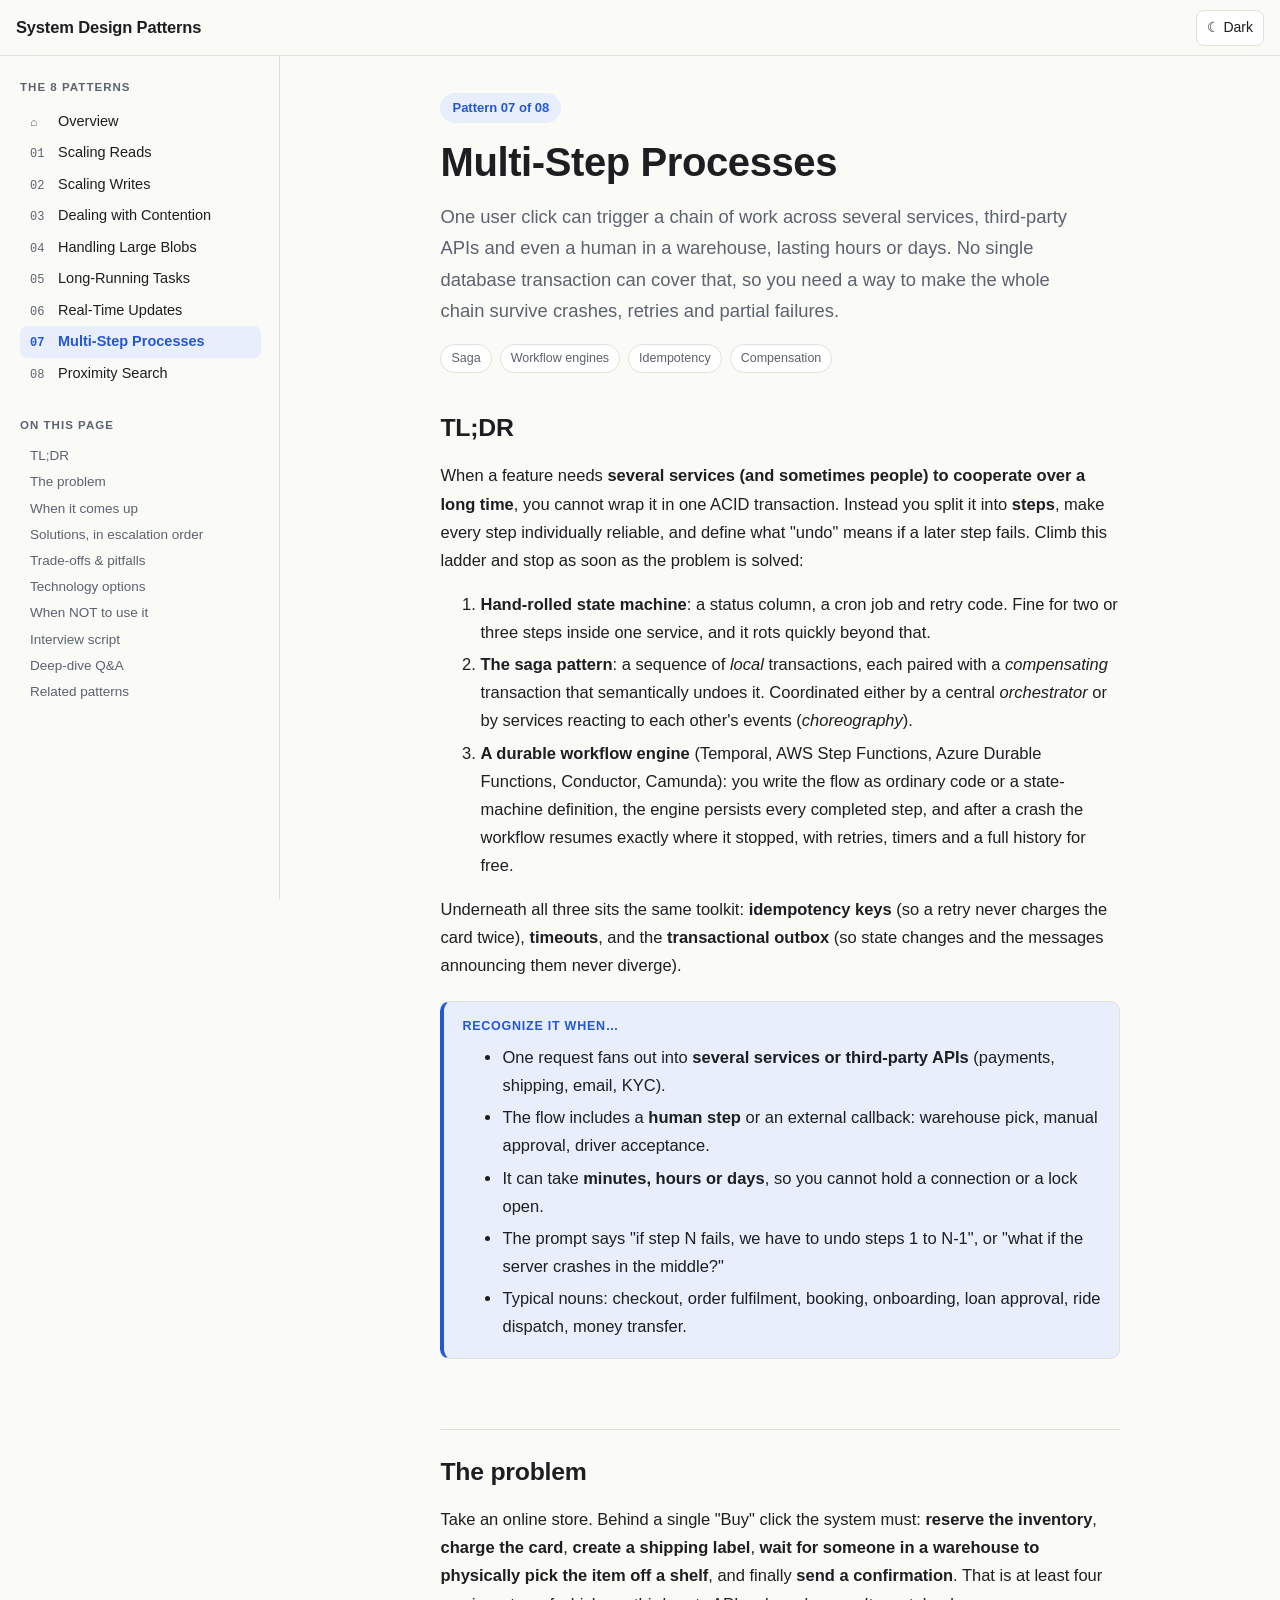
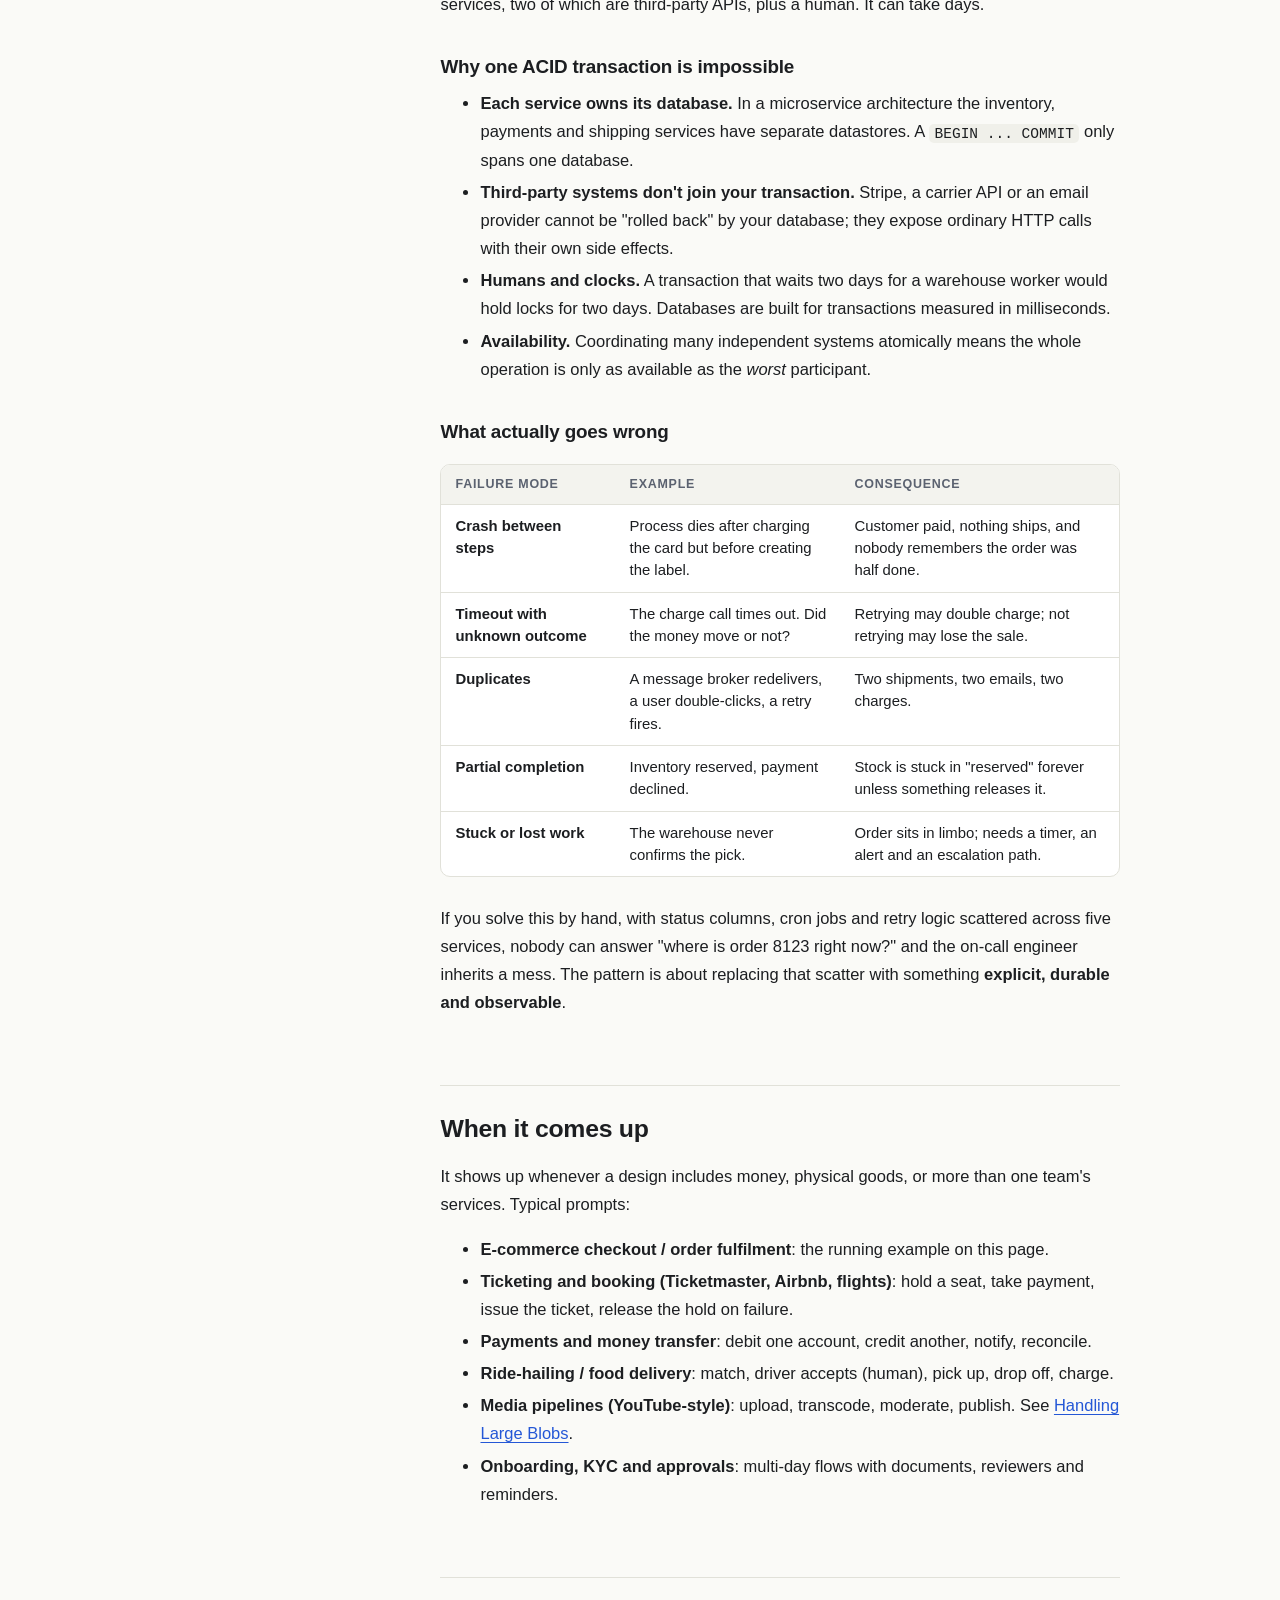
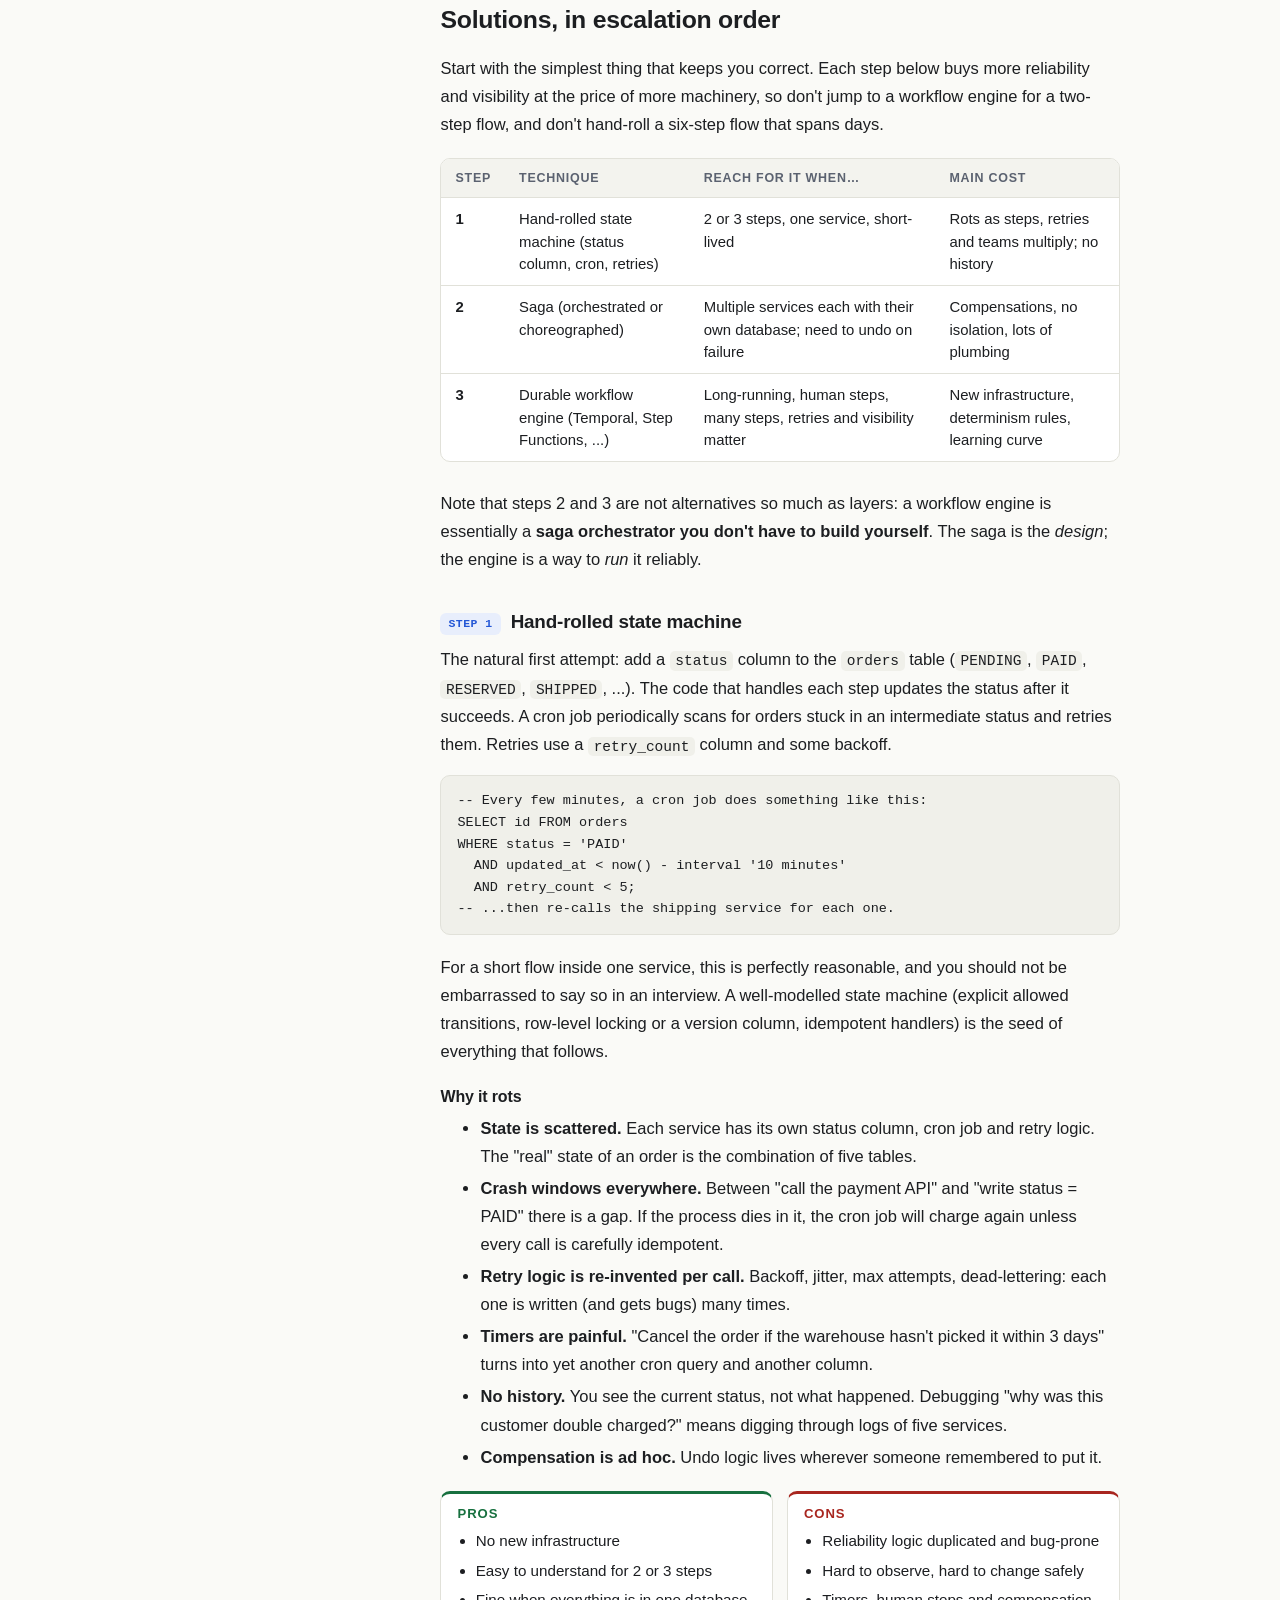
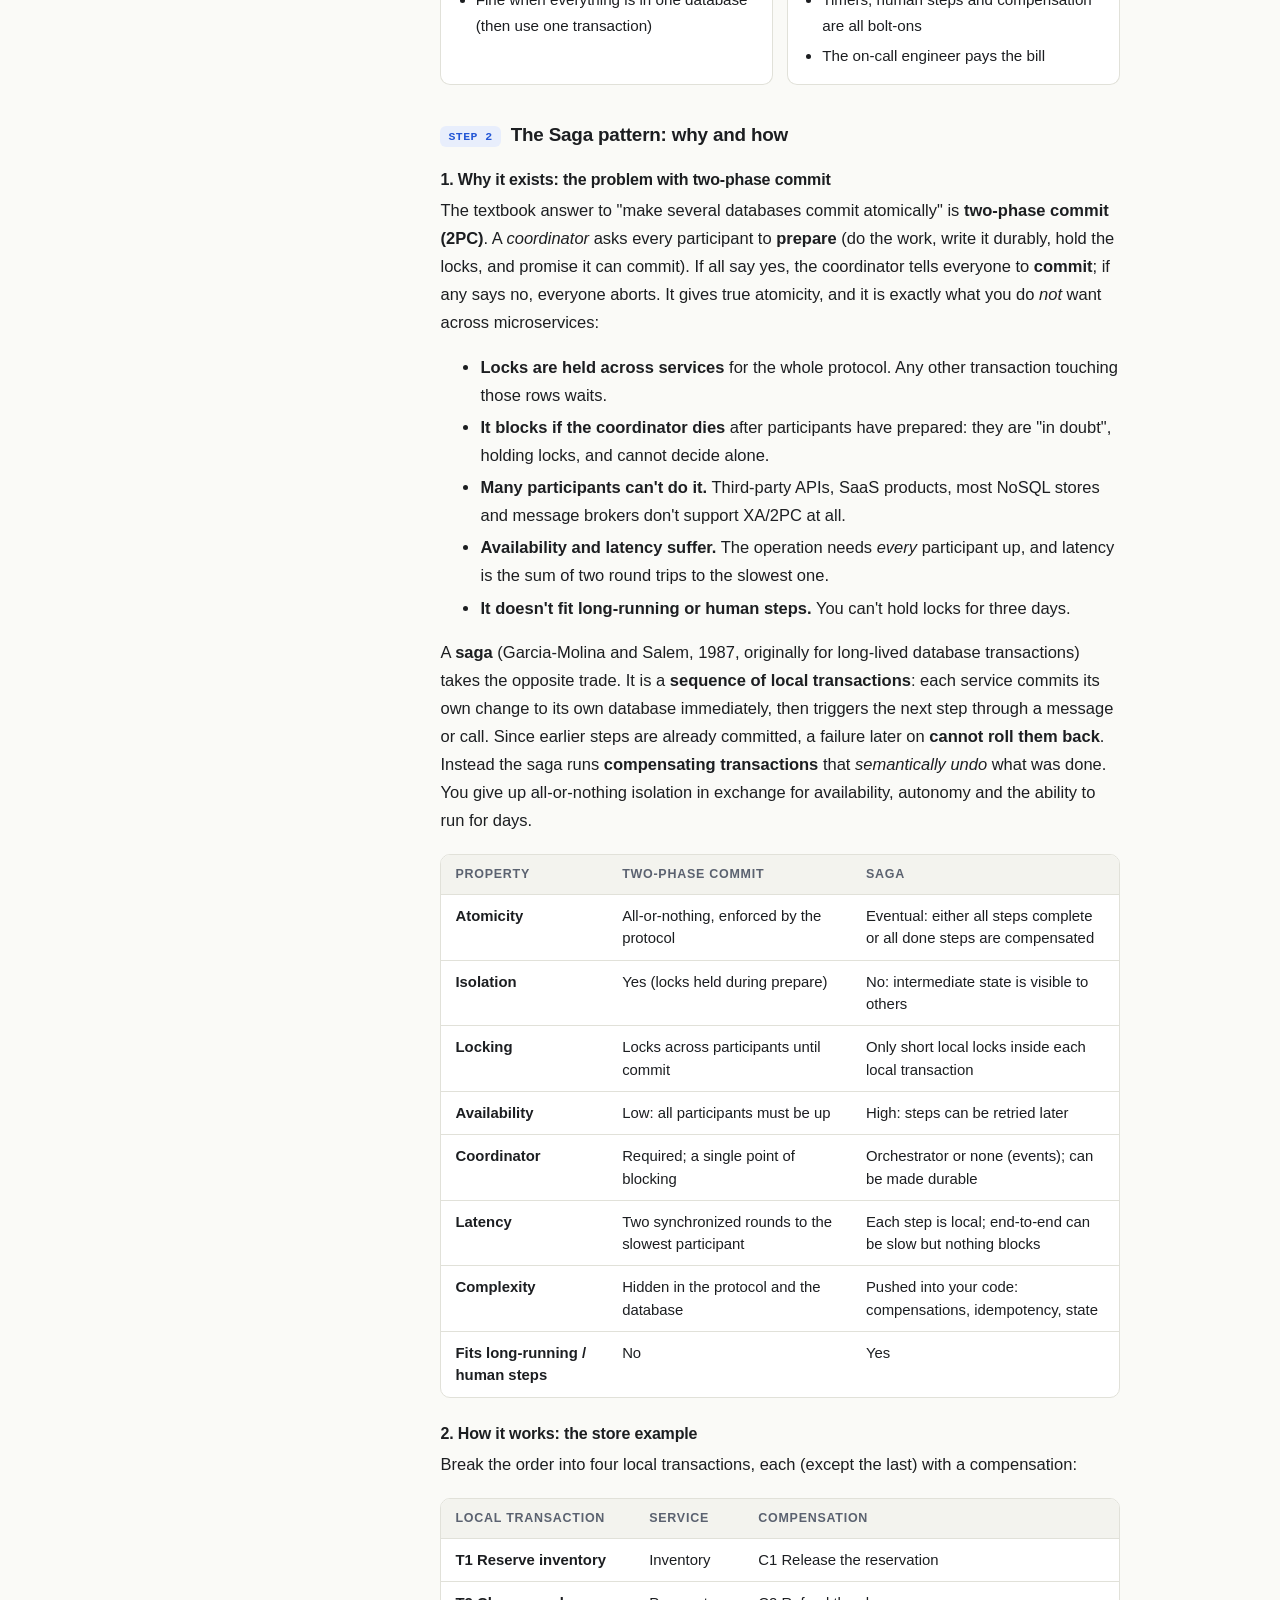
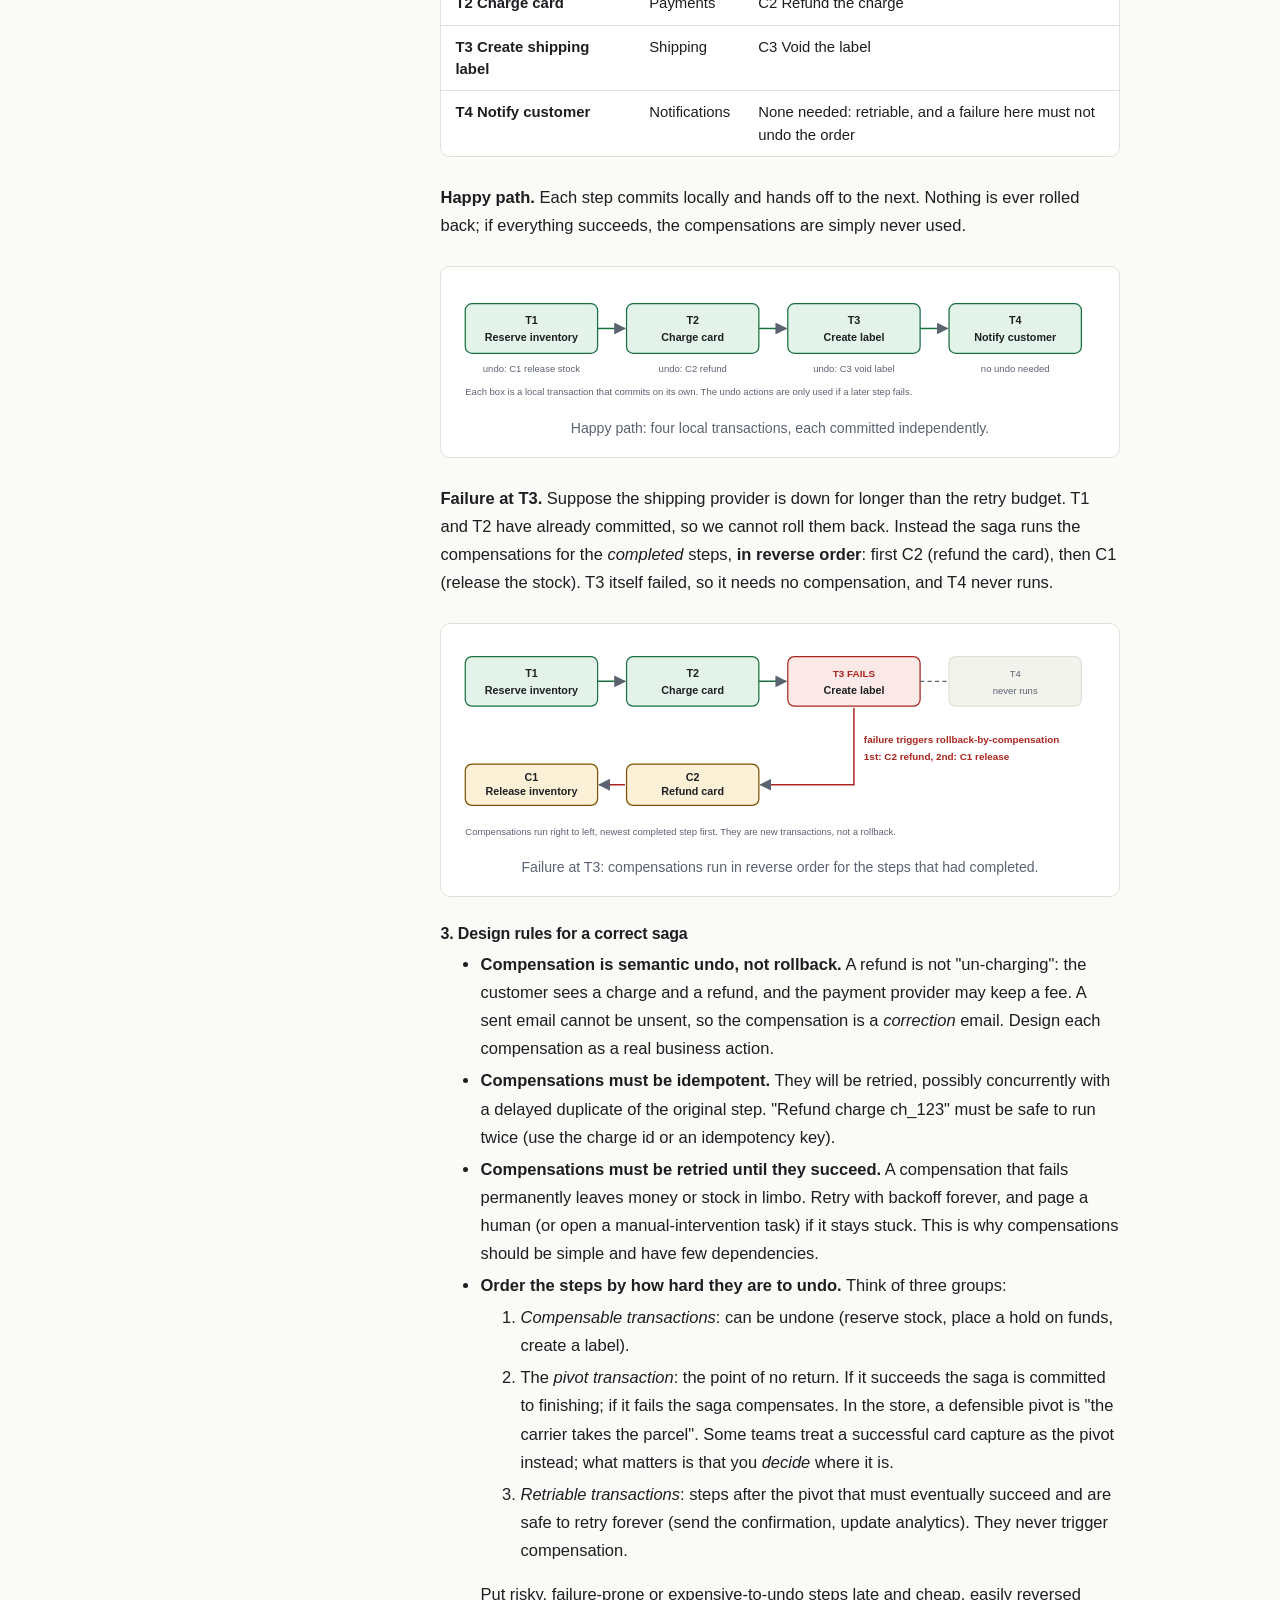
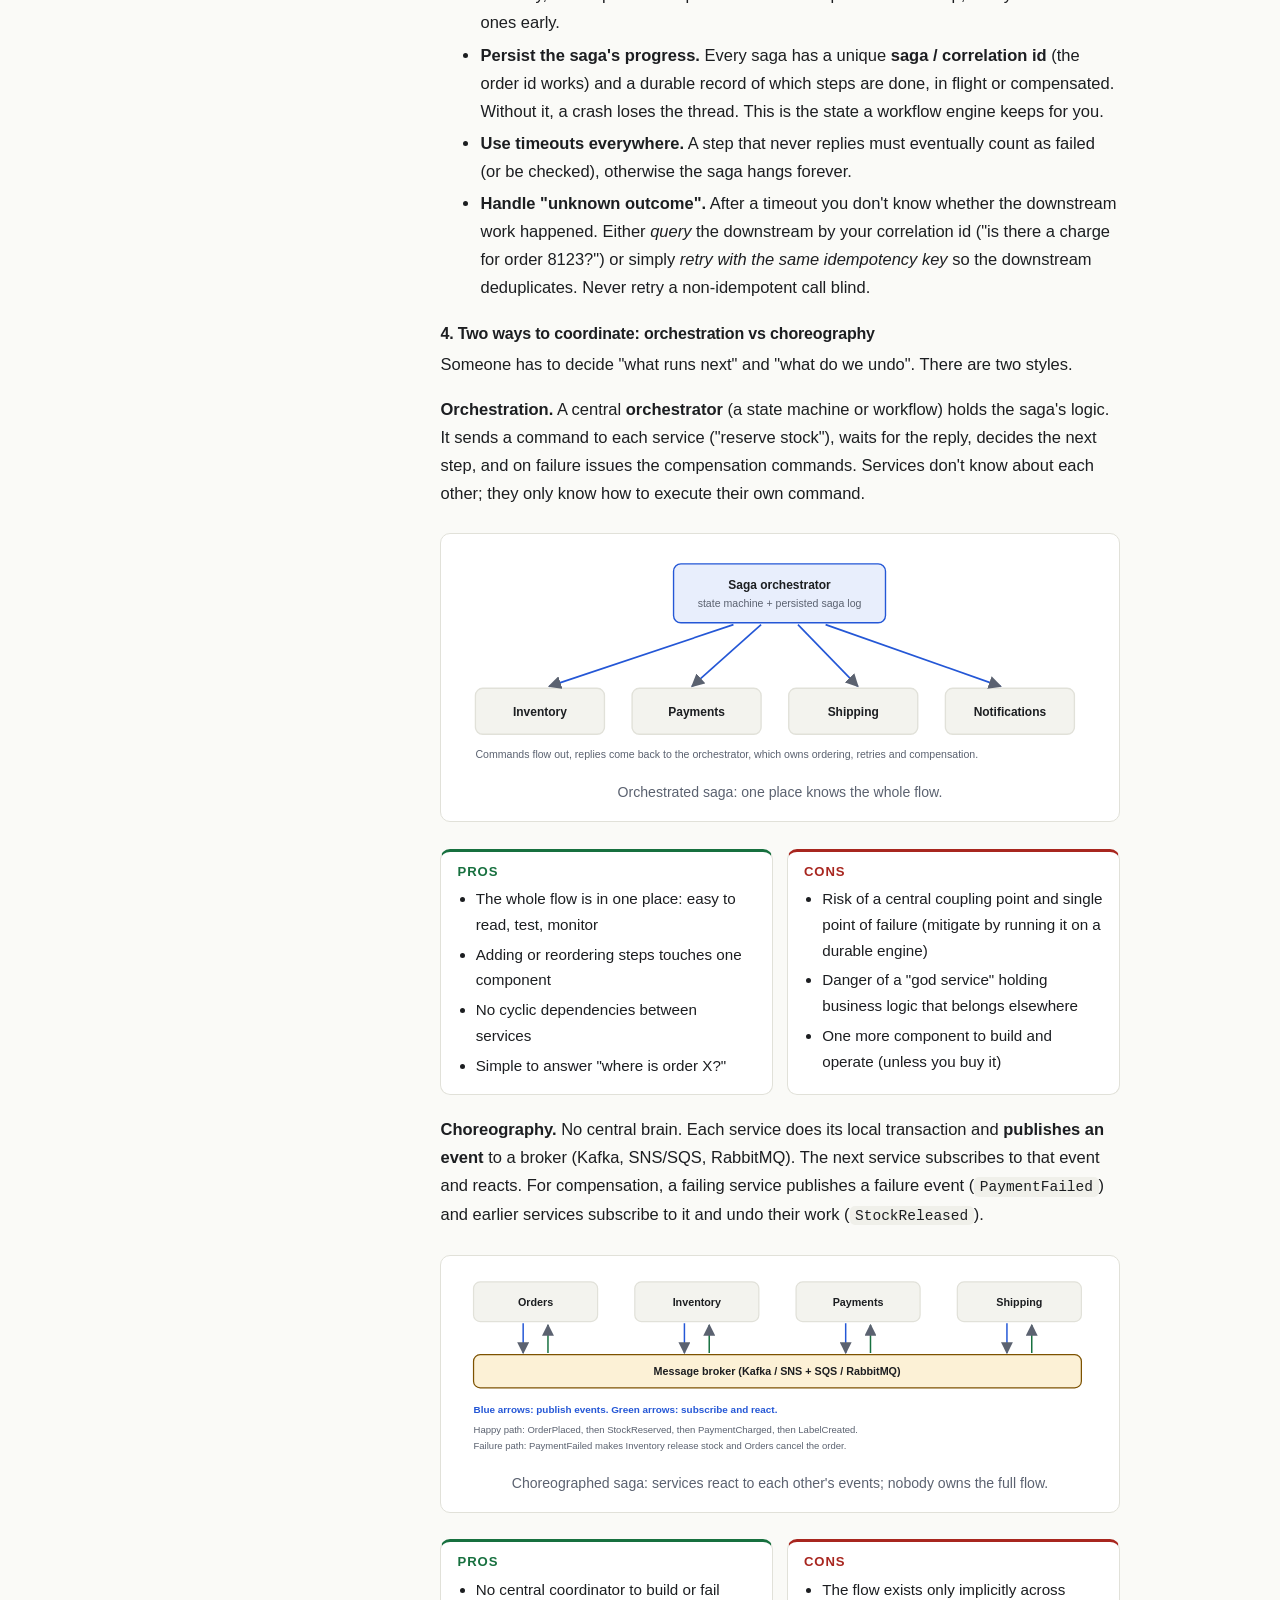
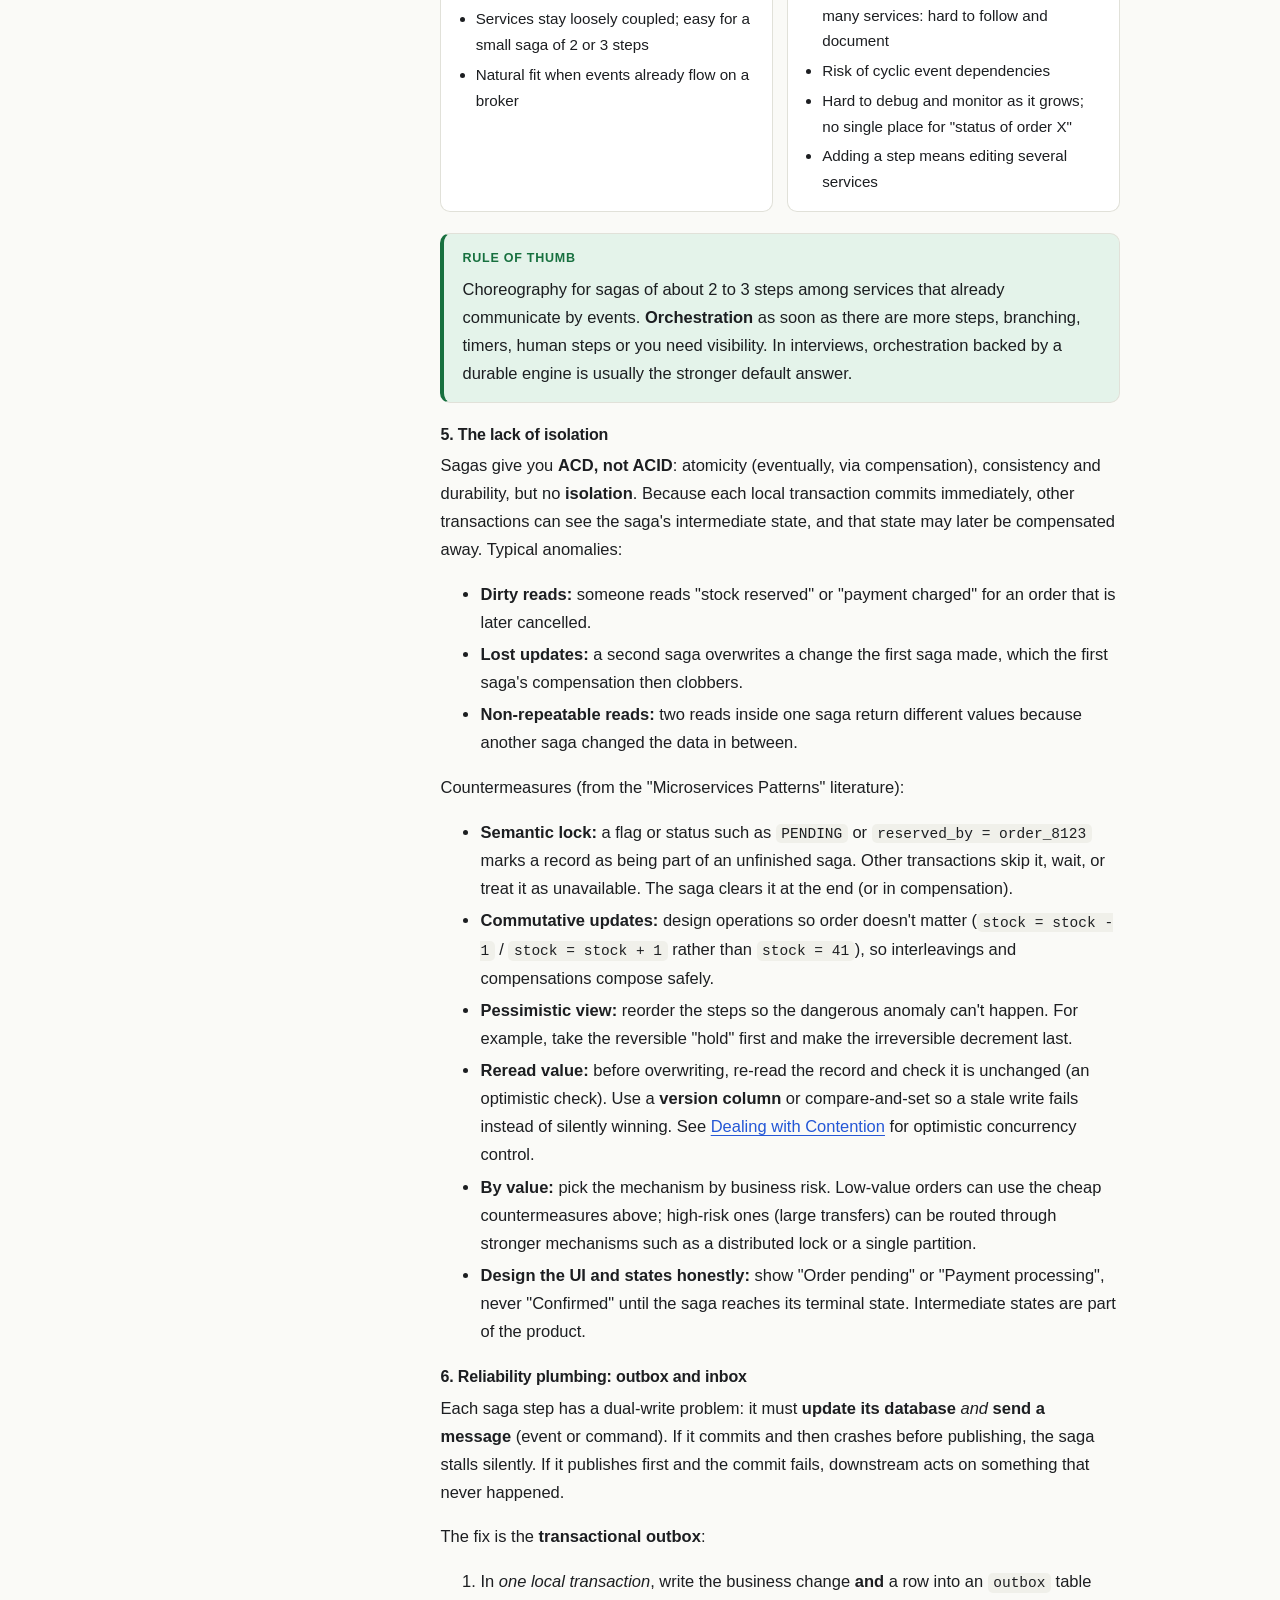
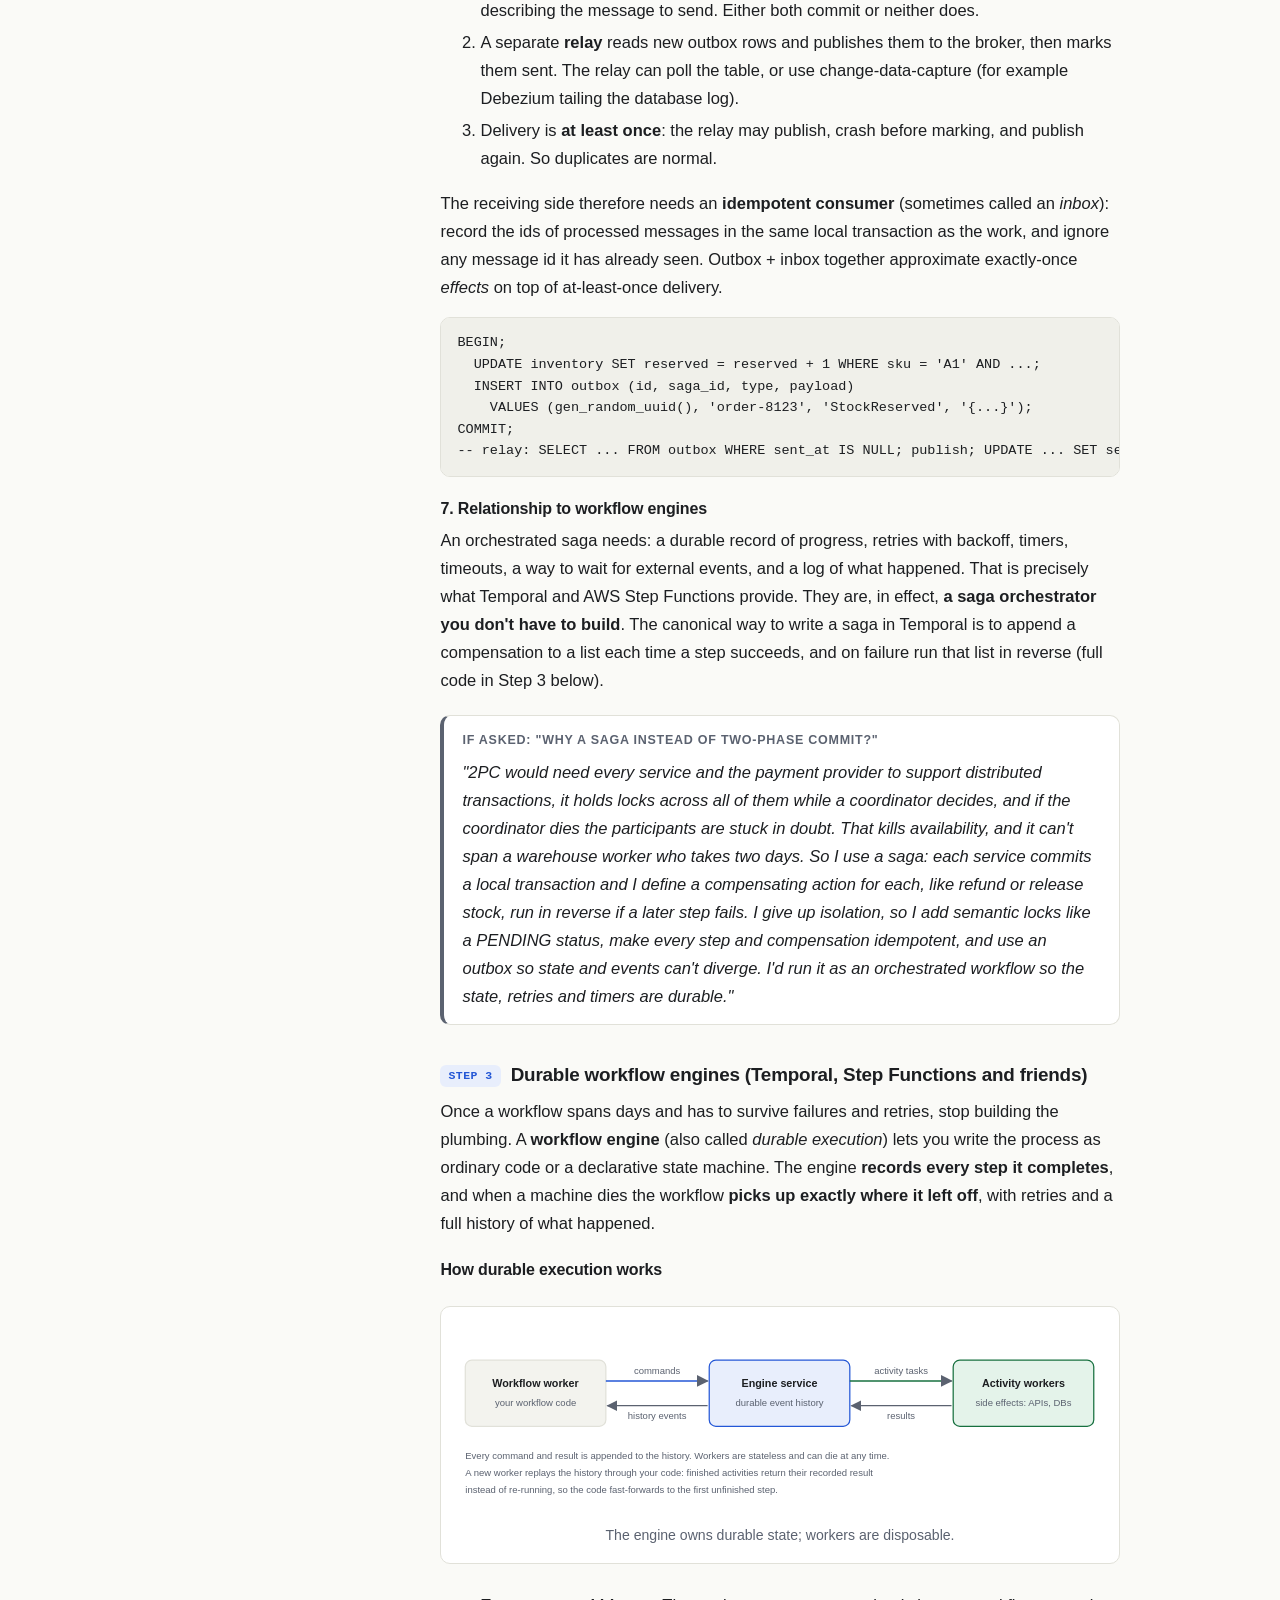
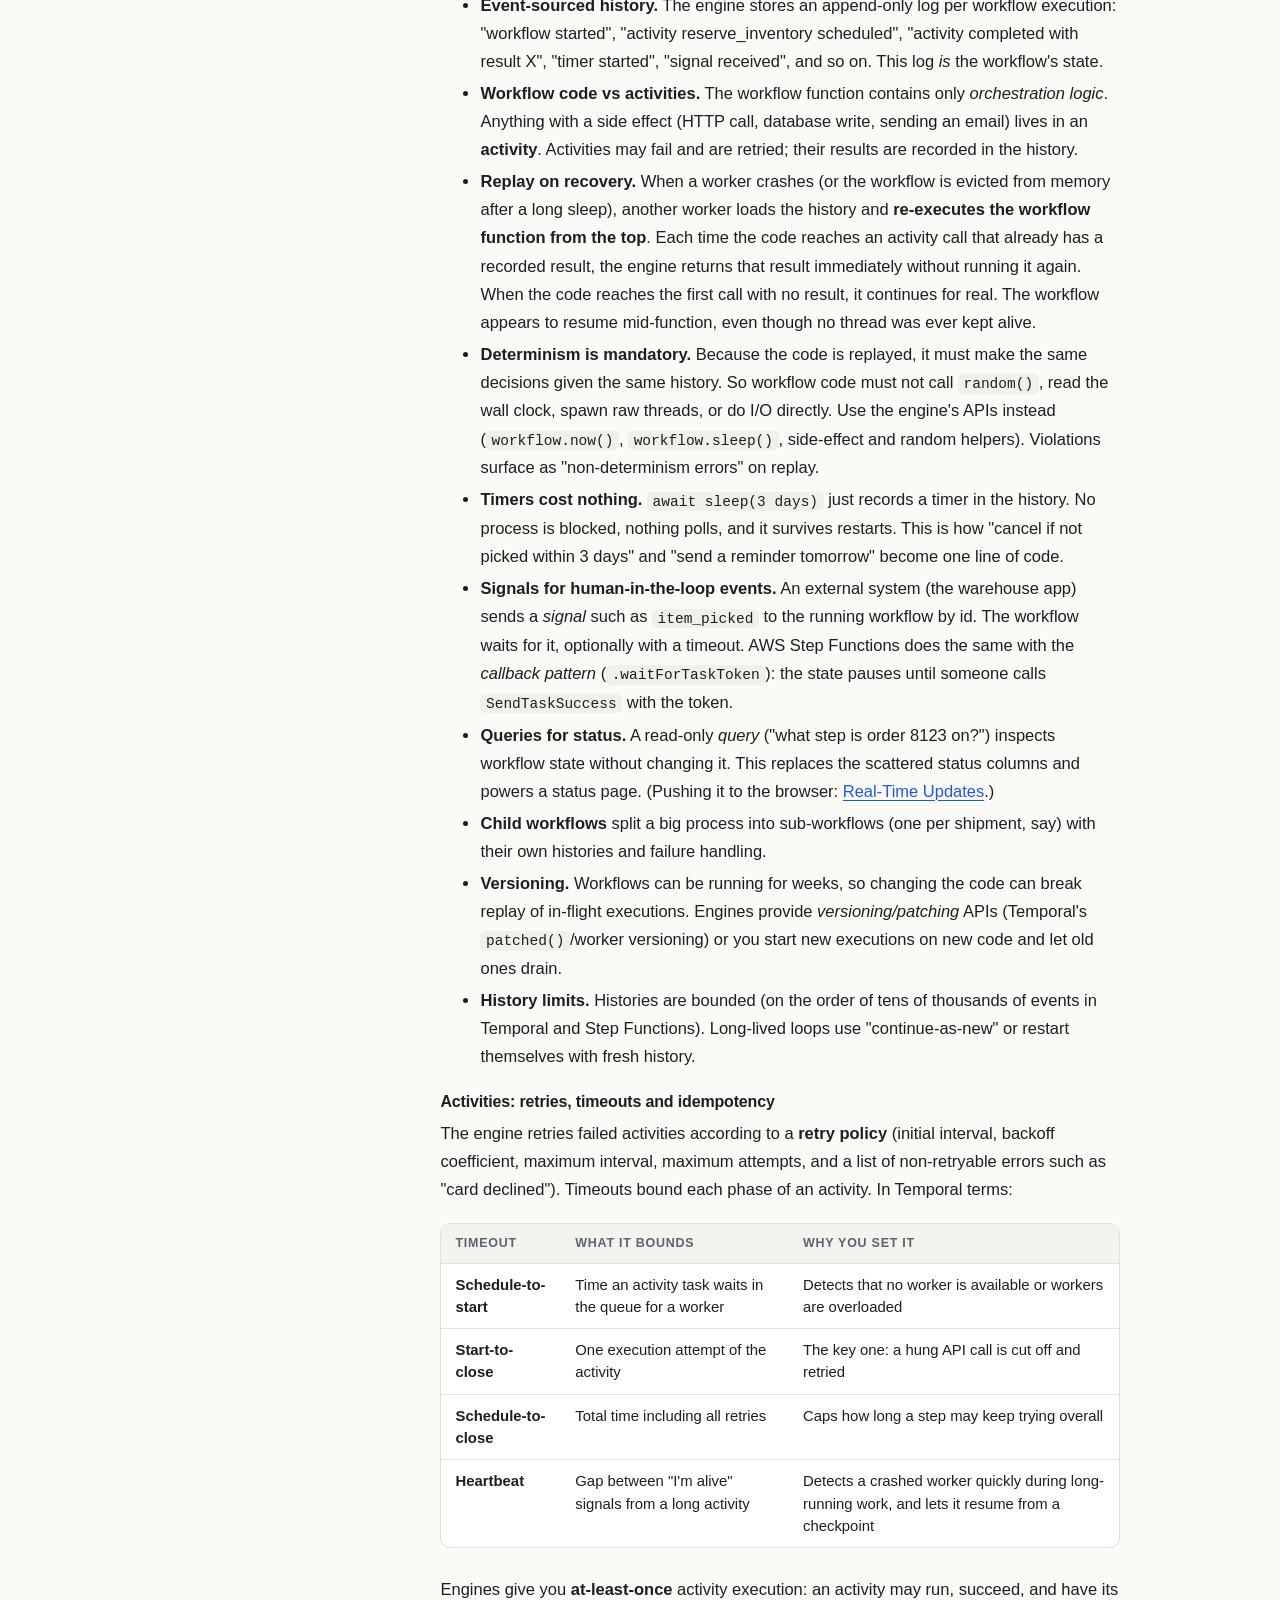
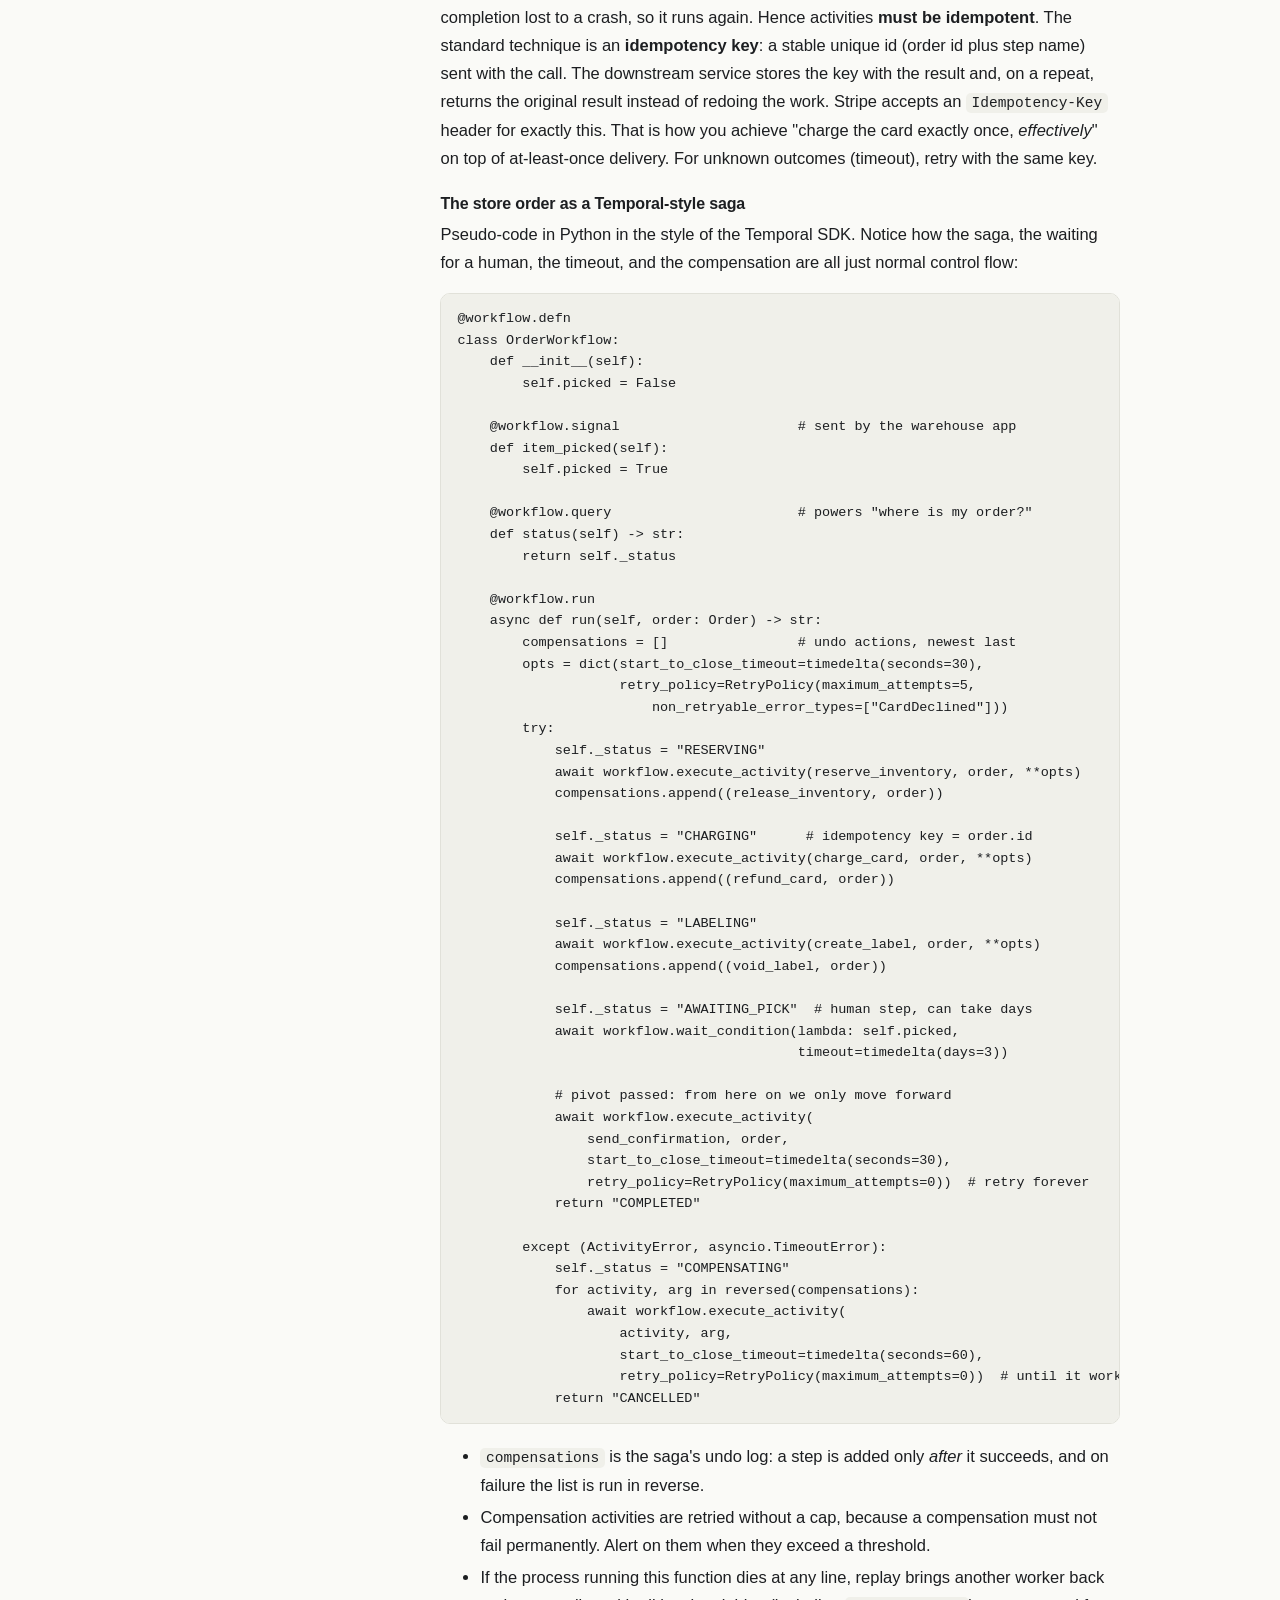
<file: patterns/07-multi-step-processes.html>
<!doctype html>
<html lang="en">
<head>
<meta charset="utf-8">
<meta name="viewport" content="width=device-width, initial-scale=1">
<title>Multi-Step Processes — System Design Patterns</title>
<meta name="description" content="How to coordinate work that spans several services, humans and days: hand-rolled state machines, the saga pattern, and durable workflow engines like Temporal and AWS Step Functions.">
<link rel="stylesheet" href="../assets/style.css">
</head>
<body data-page="07" data-root="../">
<div class="shell">
<main>
<div class="content">

<header class="hero">
  <span class="eyebrow">Pattern 07 of 08</span>
  <h1>Multi-Step Processes</h1>
  <p class="lede">One user click can trigger a chain of work across several services, third-party APIs and even a human in a warehouse, lasting hours or days. No single database transaction can cover that, so you need a way to make the whole chain survive crashes, retries and partial failures.</p>
  <div class="meta">
    <span class="chip">Saga</span>
    <span class="chip">Workflow engines</span>
    <span class="chip">Idempotency</span>
    <span class="chip">Compensation</span>
  </div>
</header>

<section>
  <h2 id="tldr">TL;DR</h2>
  <p>When a feature needs <strong>several services (and sometimes people) to cooperate over a long time</strong>, you cannot wrap it in one ACID transaction. Instead you split it into <strong>steps</strong>, make every step individually reliable, and define what "undo" means if a later step fails. Climb this ladder and stop as soon as the problem is solved:</p>
  <ol>
    <li><strong>Hand-rolled state machine</strong>: a status column, a cron job and retry code. Fine for two or three steps inside one service, and it rots quickly beyond that.</li>
    <li><strong>The saga pattern</strong>: a sequence of <em>local</em> transactions, each paired with a <em>compensating</em> transaction that semantically undoes it. Coordinated either by a central <em>orchestrator</em> or by services reacting to each other's events (<em>choreography</em>).</li>
    <li><strong>A durable workflow engine</strong> (Temporal, AWS Step Functions, Azure Durable Functions, Conductor, Camunda): you write the flow as ordinary code or a state-machine definition, the engine persists every completed step, and after a crash the workflow resumes exactly where it stopped, with retries, timers and a full history for free.</li>
  </ol>
  <p>Underneath all three sits the same toolkit: <strong>idempotency keys</strong> (so a retry never charges the card twice), <strong>timeouts</strong>, and the <strong>transactional outbox</strong> (so state changes and the messages announcing them never diverge).</p>

  <div class="callout recognize">
    <span class="callout-title">Recognize it when…</span>
    <ul>
      <li>One request fans out into <strong>several services or third-party APIs</strong> (payments, shipping, email, KYC).</li>
      <li>The flow includes a <strong>human step</strong> or an external callback: warehouse pick, manual approval, driver acceptance.</li>
      <li>It can take <strong>minutes, hours or days</strong>, so you cannot hold a connection or a lock open.</li>
      <li>The prompt says "if step N fails, we have to undo steps 1 to N-1", or "what if the server crashes in the middle?"</li>
      <li>Typical nouns: checkout, order fulfilment, booking, onboarding, loan approval, ride dispatch, money transfer.</li>
    </ul>
  </div>
</section>

<section>
  <h2 id="problem">The problem</h2>
  <p>Take an online store. Behind a single "Buy" click the system must: <strong>reserve the inventory</strong>, <strong>charge the card</strong>, <strong>create a shipping label</strong>, <strong>wait for someone in a warehouse to physically pick the item off a shelf</strong>, and finally <strong>send a confirmation</strong>. That is at least four services, two of which are third-party APIs, plus a human. It can take days.</p>

  <h3>Why one ACID transaction is impossible</h3>
  <ul>
    <li><strong>Each service owns its database.</strong> In a microservice architecture the inventory, payments and shipping services have separate datastores. A <code>BEGIN ... COMMIT</code> only spans one database.</li>
    <li><strong>Third-party systems don't join your transaction.</strong> Stripe, a carrier API or an email provider cannot be "rolled back" by your database; they expose ordinary HTTP calls with their own side effects.</li>
    <li><strong>Humans and clocks.</strong> A transaction that waits two days for a warehouse worker would hold locks for two days. Databases are built for transactions measured in milliseconds.</li>
    <li><strong>Availability.</strong> Coordinating many independent systems atomically means the whole operation is only as available as the <em>worst</em> participant.</li>
  </ul>

  <h3>What actually goes wrong</h3>
  <div class="table-wrap">
    <table>
      <thead><tr><th>Failure mode</th><th>Example</th><th>Consequence</th></tr></thead>
      <tbody>
        <tr><td>Crash between steps</td><td>Process dies after charging the card but before creating the label.</td><td>Customer paid, nothing ships, and nobody remembers the order was half done.</td></tr>
        <tr><td>Timeout with unknown outcome</td><td>The charge call times out. Did the money move or not?</td><td>Retrying may double charge; not retrying may lose the sale.</td></tr>
        <tr><td>Duplicates</td><td>A message broker redelivers, a user double-clicks, a retry fires.</td><td>Two shipments, two emails, two charges.</td></tr>
        <tr><td>Partial completion</td><td>Inventory reserved, payment declined.</td><td>Stock is stuck in "reserved" forever unless something releases it.</td></tr>
        <tr><td>Stuck or lost work</td><td>The warehouse never confirms the pick.</td><td>Order sits in limbo; needs a timer, an alert and an escalation path.</td></tr>
      </tbody>
    </table>
  </div>

  <p>If you solve this by hand, with status columns, cron jobs and retry logic scattered across five services, nobody can answer "where is order 8123 right now?" and the on-call engineer inherits a mess. The pattern is about replacing that scatter with something <strong>explicit, durable and observable</strong>.</p>
</section>

<section>
  <h2 id="when">When it comes up</h2>
  <p>It shows up whenever a design includes money, physical goods, or more than one team's services. Typical prompts:</p>
  <ul>
    <li><strong>E-commerce checkout / order fulfilment</strong>: the running example on this page.</li>
    <li><strong>Ticketing and booking (Ticketmaster, Airbnb, flights)</strong>: hold a seat, take payment, issue the ticket, release the hold on failure.</li>
    <li><strong>Payments and money transfer</strong>: debit one account, credit another, notify, reconcile.</li>
    <li><strong>Ride-hailing / food delivery</strong>: match, driver accepts (human), pick up, drop off, charge.</li>
    <li><strong>Media pipelines (YouTube-style)</strong>: upload, transcode, moderate, publish. See <a href="04-large-blobs.html">Handling Large Blobs</a>.</li>
    <li><strong>Onboarding, KYC and approvals</strong>: multi-day flows with documents, reviewers and reminders.</li>
  </ul>
</section>

<section>
  <h2 id="solutions">Solutions, in escalation order</h2>
  <p>Start with the simplest thing that keeps you correct. Each step below buys more reliability and visibility at the price of more machinery, so don't jump to a workflow engine for a two-step flow, and don't hand-roll a six-step flow that spans days.</p>

  <div class="table-wrap">
    <table>
      <thead><tr><th>Step</th><th>Technique</th><th>Reach for it when…</th><th>Main cost</th></tr></thead>
      <tbody>
        <tr><td>1</td><td>Hand-rolled state machine (status column, cron, retries)</td><td>2 or 3 steps, one service, short-lived</td><td>Rots as steps, retries and teams multiply; no history</td></tr>
        <tr><td>2</td><td>Saga (orchestrated or choreographed)</td><td>Multiple services each with their own database; need to undo on failure</td><td>Compensations, no isolation, lots of plumbing</td></tr>
        <tr><td>3</td><td>Durable workflow engine (Temporal, Step Functions, ...)</td><td>Long-running, human steps, many steps, retries and visibility matter</td><td>New infrastructure, determinism rules, learning curve</td></tr>
      </tbody>
    </table>
  </div>

  <p>Note that steps 2 and 3 are not alternatives so much as layers: a workflow engine is essentially a <strong>saga orchestrator you don't have to build yourself</strong>. The saga is the <em>design</em>; the engine is a way to <em>run</em> it reliably.</p>

  <h3><span class="step">Step 1</span>Hand-rolled state machine</h3>
  <p>The natural first attempt: add a <code>status</code> column to the <code>orders</code> table (<code>PENDING</code>, <code>PAID</code>, <code>RESERVED</code>, <code>SHIPPED</code>, ...). The code that handles each step updates the status after it succeeds. A cron job periodically scans for orders stuck in an intermediate status and retries them. Retries use a <code>retry_count</code> column and some backoff.</p>

<pre><code>-- Every few minutes, a cron job does something like this:
SELECT id FROM orders
WHERE status = 'PAID'
  AND updated_at &lt; now() - interval '10 minutes'
  AND retry_count &lt; 5;
-- ...then re-calls the shipping service for each one.</code></pre>

  <p>For a short flow inside one service, this is perfectly reasonable, and you should not be embarrassed to say so in an interview. A well-modelled state machine (explicit allowed transitions, row-level locking or a version column, idempotent handlers) is the seed of everything that follows.</p>

  <h4>Why it rots</h4>
  <ul>
    <li><strong>State is scattered.</strong> Each service has its own status column, cron job and retry logic. The "real" state of an order is the combination of five tables.</li>
    <li><strong>Crash windows everywhere.</strong> Between "call the payment API" and "write status = PAID" there is a gap. If the process dies in it, the cron job will charge again unless every call is carefully idempotent.</li>
    <li><strong>Retry logic is re-invented per call.</strong> Backoff, jitter, max attempts, dead-lettering: each one is written (and gets bugs) many times.</li>
    <li><strong>Timers are painful.</strong> "Cancel the order if the warehouse hasn't picked it within 3 days" turns into yet another cron query and another column.</li>
    <li><strong>No history.</strong> You see the current status, not what happened. Debugging "why was this customer double charged?" means digging through logs of five services.</li>
    <li><strong>Compensation is ad hoc.</strong> Undo logic lives wherever someone remembered to put it.</li>
  </ul>

  <div class="proscons">
    <div class="pros"><h4>Pros</h4><ul>
      <li>No new infrastructure</li>
      <li>Easy to understand for 2 or 3 steps</li>
      <li>Fine when everything is in one database (then use one transaction)</li>
    </ul></div>
    <div class="cons"><h4>Cons</h4><ul>
      <li>Reliability logic duplicated and bug-prone</li>
      <li>Hard to observe, hard to change safely</li>
      <li>Timers, human steps and compensation are all bolt-ons</li>
      <li>The on-call engineer pays the bill</li>
    </ul></div>
  </div>

  <h3><span class="step">Step 2</span>The Saga pattern: why and how</h3>

  <h4>1. Why it exists: the problem with two-phase commit</h4>
  <p>The textbook answer to "make several databases commit atomically" is <strong>two-phase commit (2PC)</strong>. A <em>coordinator</em> asks every participant to <strong>prepare</strong> (do the work, write it durably, hold the locks, and promise it can commit). If all say yes, the coordinator tells everyone to <strong>commit</strong>; if any says no, everyone aborts. It gives true atomicity, and it is exactly what you do <em>not</em> want across microservices:</p>
  <ul>
    <li><strong>Locks are held across services</strong> for the whole protocol. Any other transaction touching those rows waits.</li>
    <li><strong>It blocks if the coordinator dies</strong> after participants have prepared: they are "in doubt", holding locks, and cannot decide alone.</li>
    <li><strong>Many participants can't do it.</strong> Third-party APIs, SaaS products, most NoSQL stores and message brokers don't support XA/2PC at all.</li>
    <li><strong>Availability and latency suffer.</strong> The operation needs <em>every</em> participant up, and latency is the sum of two round trips to the slowest one.</li>
    <li><strong>It doesn't fit long-running or human steps.</strong> You can't hold locks for three days.</li>
  </ul>
  <p>A <strong>saga</strong> (Garcia-Molina and Salem, 1987, originally for long-lived database transactions) takes the opposite trade. It is a <strong>sequence of local transactions</strong>: each service commits its own change to its own database immediately, then triggers the next step through a message or call. Since earlier steps are already committed, a failure later on <strong>cannot roll them back</strong>. Instead the saga runs <strong>compensating transactions</strong> that <em>semantically undo</em> what was done. You give up all-or-nothing isolation in exchange for availability, autonomy and the ability to run for days.</p>

  <div class="table-wrap">
    <table>
      <thead><tr><th>Property</th><th>Two-phase commit</th><th>Saga</th></tr></thead>
      <tbody>
        <tr><td>Atomicity</td><td>All-or-nothing, enforced by the protocol</td><td>Eventual: either all steps complete or all done steps are compensated</td></tr>
        <tr><td>Isolation</td><td>Yes (locks held during prepare)</td><td>No: intermediate state is visible to others</td></tr>
        <tr><td>Locking</td><td>Locks across participants until commit</td><td>Only short local locks inside each local transaction</td></tr>
        <tr><td>Availability</td><td>Low: all participants must be up</td><td>High: steps can be retried later</td></tr>
        <tr><td>Coordinator</td><td>Required; a single point of blocking</td><td>Orchestrator or none (events); can be made durable</td></tr>
        <tr><td>Latency</td><td>Two synchronized rounds to the slowest participant</td><td>Each step is local; end-to-end can be slow but nothing blocks</td></tr>
        <tr><td>Complexity</td><td>Hidden in the protocol and the database</td><td>Pushed into your code: compensations, idempotency, state</td></tr>
        <tr><td>Fits long-running / human steps</td><td>No</td><td>Yes</td></tr>
      </tbody>
    </table>
  </div>

  <h4>2. How it works: the store example</h4>
  <p>Break the order into four local transactions, each (except the last) with a compensation:</p>
  <div class="table-wrap">
    <table>
      <thead><tr><th>Local transaction</th><th>Service</th><th>Compensation</th></tr></thead>
      <tbody>
        <tr><td>T1 Reserve inventory</td><td>Inventory</td><td>C1 Release the reservation</td></tr>
        <tr><td>T2 Charge card</td><td>Payments</td><td>C2 Refund the charge</td></tr>
        <tr><td>T3 Create shipping label</td><td>Shipping</td><td>C3 Void the label</td></tr>
        <tr><td>T4 Notify customer</td><td>Notifications</td><td>None needed: retriable, and a failure here must not undo the order</td></tr>
      </tbody>
    </table>
  </div>

  <p><strong>Happy path.</strong> Each step commits locally and hands off to the next. Nothing is ever rolled back; if everything succeeds, the compensations are simply never used.</p>

  <figure class="diagram">
    <svg viewBox="0 0 780 150" role="img" aria-label="Happy path of a saga: four local transactions reserve inventory, charge card, create label, notify customer, each committing in turn">
      <rect class="n-g" x="10" y="25" width="160" height="60" rx="8"/>
      <text class="t t-mid" x="90" y="50">T1</text><text class="t t-mid" x="90" y="70">Reserve inventory</text>
      <rect class="n-g" x="205" y="25" width="160" height="60" rx="8"/>
      <text class="t t-mid" x="285" y="50">T2</text><text class="t t-mid" x="285" y="70">Charge card</text>
      <rect class="n-g" x="400" y="25" width="160" height="60" rx="8"/>
      <text class="t t-mid" x="480" y="50">T3</text><text class="t t-mid" x="480" y="70">Create label</text>
      <rect class="n-g" x="595" y="25" width="160" height="60" rx="8"/>
      <text class="t t-mid" x="675" y="50">T4</text><text class="t t-mid" x="675" y="70">Notify customer</text>
      <line class="l-g" x1="170" y1="55" x2="203" y2="55" marker-end="url(#arrow)"/>
      <line class="l-g" x1="365" y1="55" x2="398" y2="55" marker-end="url(#arrow)"/>
      <line class="l-g" x1="560" y1="55" x2="593" y2="55" marker-end="url(#arrow)"/>
      <text class="t-s t-mid" x="90" y="108">undo: C1 release stock</text>
      <text class="t-s t-mid" x="285" y="108">undo: C2 refund</text>
      <text class="t-s t-mid" x="480" y="108">undo: C3 void label</text>
      <text class="t-s t-mid" x="675" y="108">no undo needed</text>
      <text class="t-s" x="10" y="136">Each box is a local transaction that commits on its own. The undo actions are only used if a later step fails.</text>
    </svg>
    <figcaption>Happy path: four local transactions, each committed independently.</figcaption>
  </figure>

  <p><strong>Failure at T3.</strong> Suppose the shipping provider is down for longer than the retry budget. T1 and T2 have already committed, so we cannot roll them back. Instead the saga runs the compensations for the <em>completed</em> steps, <strong>in reverse order</strong>: first C2 (refund the card), then C1 (release the stock). T3 itself failed, so it needs no compensation, and T4 never runs.</p>

  <figure class="diagram">
    <svg viewBox="0 0 780 250" role="img" aria-label="Saga failure: T3 fails, so compensation C2 refund runs, then C1 release inventory, in reverse order">
      <rect class="n-g" x="10" y="20" width="160" height="60" rx="8"/>
      <text class="t t-mid" x="90" y="45">T1</text><text class="t t-mid" x="90" y="65">Reserve inventory</text>
      <rect class="n-g" x="205" y="20" width="160" height="60" rx="8"/>
      <text class="t t-mid" x="285" y="45">T2</text><text class="t t-mid" x="285" y="65">Charge card</text>
      <rect class="n-b" x="400" y="20" width="160" height="60" rx="8"/>
      <text class="t t-b t-mid" x="480" y="45">T3 FAILS</text><text class="t t-mid" x="480" y="65">Create label</text>
      <rect class="n" x="595" y="20" width="160" height="60" rx="8"/>
      <text class="t-s t-mid" x="675" y="45">T4</text><text class="t-s t-mid" x="675" y="65">never runs</text>
      <line class="l-g" x1="170" y1="50" x2="203" y2="50" marker-end="url(#arrow)"/>
      <line class="l-g" x1="365" y1="50" x2="398" y2="50" marker-end="url(#arrow)"/>
      <line class="l dash" x1="560" y1="50" x2="593" y2="50"/>
      <rect class="n-w" x="10" y="150" width="160" height="50" rx="8"/>
      <text class="t t-mid" x="90" y="170">C1</text><text class="t t-mid" x="90" y="188">Release inventory</text>
      <rect class="n-w" x="205" y="150" width="160" height="50" rx="8"/>
      <text class="t t-mid" x="285" y="170">C2</text><text class="t t-mid" x="285" y="188">Refund card</text>
      <path class="l-b" d="M480 82 V175 H367" marker-end="url(#arrow)"/>
      <line class="l-b" x1="203" y1="175" x2="172" y2="175" marker-end="url(#arrow)"/>
      <text class="t-b" x="492" y="125">failure triggers rollback-by-compensation</text>
      <text class="t-b" x="492" y="145">1st: C2 refund, 2nd: C1 release</text>
      <text class="t-s" x="10" y="236">Compensations run right to left, newest completed step first. They are new transactions, not a rollback.</text>
    </svg>
    <figcaption>Failure at T3: compensations run in reverse order for the steps that had completed.</figcaption>
  </figure>

  <h4>3. Design rules for a correct saga</h4>
  <ul>
    <li><strong>Compensation is semantic undo, not rollback.</strong> A refund is not "un-charging": the customer sees a charge and a refund, and the payment provider may keep a fee. A sent email cannot be unsent, so the compensation is a <em>correction</em> email. Design each compensation as a real business action.</li>
    <li><strong>Compensations must be idempotent.</strong> They will be retried, possibly concurrently with a delayed duplicate of the original step. "Refund charge ch_123" must be safe to run twice (use the charge id or an idempotency key).</li>
    <li><strong>Compensations must be retried until they succeed.</strong> A compensation that fails permanently leaves money or stock in limbo. Retry with backoff forever, and page a human (or open a manual-intervention task) if it stays stuck. This is why compensations should be simple and have few dependencies.</li>
    <li><strong>Order the steps by how hard they are to undo.</strong> Think of three groups:
      <ol>
        <li><em>Compensable transactions</em>: can be undone (reserve stock, place a hold on funds, create a label).</li>
        <li>The <em>pivot transaction</em>: the point of no return. If it succeeds the saga is committed to finishing; if it fails the saga compensates. In the store, a defensible pivot is "the carrier takes the parcel". Some teams treat a successful card capture as the pivot instead; what matters is that you <em>decide</em> where it is.</li>
        <li><em>Retriable transactions</em>: steps after the pivot that must eventually succeed and are safe to retry forever (send the confirmation, update analytics). They never trigger compensation.</li>
      </ol>
      Put risky, failure-prone or expensive-to-undo steps late and cheap, easily reversed ones early.</li>
    <li><strong>Persist the saga's progress.</strong> Every saga has a unique <strong>saga / correlation id</strong> (the order id works) and a durable record of which steps are done, in flight or compensated. Without it, a crash loses the thread. This is the state a workflow engine keeps for you.</li>
    <li><strong>Use timeouts everywhere.</strong> A step that never replies must eventually count as failed (or be checked), otherwise the saga hangs forever.</li>
    <li><strong>Handle "unknown outcome".</strong> After a timeout you don't know whether the downstream work happened. Either <em>query</em> the downstream by your correlation id ("is there a charge for order 8123?") or simply <em>retry with the same idempotency key</em> so the downstream deduplicates. Never retry a non-idempotent call blind.</li>
  </ul>

  <h4>4. Two ways to coordinate: orchestration vs choreography</h4>
  <p>Someone has to decide "what runs next" and "what do we undo". There are two styles.</p>

  <p><strong>Orchestration.</strong> A central <strong>orchestrator</strong> (a state machine or workflow) holds the saga's logic. It sends a command to each service ("reserve stock"), waits for the reply, decides the next step, and on failure issues the compensation commands. Services don't know about each other; they only know how to execute their own command.</p>

  <figure class="diagram">
    <svg viewBox="0 0 700 240" role="img" aria-label="Orchestration: a central saga orchestrator sends commands to inventory, payment, shipping and notification services and receives their replies">
      <rect class="n-a" x="235" y="15" width="230" height="64" rx="8"/>
      <text class="t t-mid" x="350" y="42">Saga orchestrator</text>
      <text class="t-s t-mid" x="350" y="62">state machine + persisted saga log</text>
      <rect class="n" x="20" y="150" width="140" height="50" rx="8"/><text class="t t-mid" x="90" y="180">Inventory</text>
      <rect class="n" x="190" y="150" width="140" height="50" rx="8"/><text class="t t-mid" x="260" y="180">Payments</text>
      <rect class="n" x="360" y="150" width="140" height="50" rx="8"/><text class="t t-mid" x="430" y="180">Shipping</text>
      <rect class="n" x="530" y="150" width="140" height="50" rx="8"/><text class="t t-mid" x="600" y="180">Notifications</text>
      <line class="l-a" x1="300" y1="81" x2="100" y2="148" marker-end="url(#arrow)"/>
      <line class="l-a" x1="330" y1="81" x2="255" y2="148" marker-end="url(#arrow)"/>
      <line class="l-a" x1="370" y1="81" x2="435" y2="148" marker-end="url(#arrow)"/>
      <line class="l-a" x1="400" y1="81" x2="590" y2="148" marker-end="url(#arrow)"/>
      <text class="t-s" x="20" y="226">Commands flow out, replies come back to the orchestrator, which owns ordering, retries and compensation.</text>
    </svg>
    <figcaption>Orchestrated saga: one place knows the whole flow.</figcaption>
  </figure>

  <div class="proscons">
    <div class="pros"><h4>Pros</h4><ul>
      <li>The whole flow is in one place: easy to read, test, monitor</li>
      <li>Adding or reordering steps touches one component</li>
      <li>No cyclic dependencies between services</li>
      <li>Simple to answer "where is order X?"</li>
    </ul></div>
    <div class="cons"><h4>Cons</h4><ul>
      <li>Risk of a central coupling point and single point of failure (mitigate by running it on a durable engine)</li>
      <li>Danger of a "god service" holding business logic that belongs elsewhere</li>
      <li>One more component to build and operate (unless you buy it)</li>
    </ul></div>
  </div>

  <p><strong>Choreography.</strong> No central brain. Each service does its local transaction and <strong>publishes an event</strong> to a broker (Kafka, SNS/SQS, RabbitMQ). The next service subscribes to that event and reacts. For compensation, a failing service publishes a failure event (<code>PaymentFailed</code>) and earlier services subscribe to it and undo their work (<code>StockReleased</code>).</p>

  <figure class="diagram">
    <svg viewBox="0 0 780 230" role="img" aria-label="Choreography: order, inventory, payment and shipping services publish and subscribe to events on a shared message broker">
      <rect class="n" x="20" y="12" width="150" height="48" rx="8"/><text class="t t-mid" x="95" y="41">Orders</text>
      <rect class="n" x="215" y="12" width="150" height="48" rx="8"/><text class="t t-mid" x="290" y="41">Inventory</text>
      <rect class="n" x="410" y="12" width="150" height="48" rx="8"/><text class="t t-mid" x="485" y="41">Payments</text>
      <rect class="n" x="605" y="12" width="150" height="48" rx="8"/><text class="t t-mid" x="680" y="41">Shipping</text>
      <rect class="n-w" x="20" y="100" width="735" height="40" rx="8"/>
      <text class="t t-mid" x="387" y="125">Message broker (Kafka / SNS + SQS / RabbitMQ)</text>
      <line class="l-a" x1="80" y1="62" x2="80" y2="98" marker-end="url(#arrow)"/>
      <line class="l-g" x1="110" y1="98" x2="110" y2="64" marker-end="url(#arrow)"/>
      <line class="l-a" x1="275" y1="62" x2="275" y2="98" marker-end="url(#arrow)"/>
      <line class="l-g" x1="305" y1="98" x2="305" y2="64" marker-end="url(#arrow)"/>
      <line class="l-a" x1="470" y1="62" x2="470" y2="98" marker-end="url(#arrow)"/>
      <line class="l-g" x1="500" y1="98" x2="500" y2="64" marker-end="url(#arrow)"/>
      <line class="l-a" x1="665" y1="62" x2="665" y2="98" marker-end="url(#arrow)"/>
      <line class="l-g" x1="695" y1="98" x2="695" y2="64" marker-end="url(#arrow)"/>
      <text class="t-a" x="20" y="170">Blue arrows: publish events. Green arrows: subscribe and react.</text>
      <text class="t-s" x="20" y="195">Happy path: OrderPlaced, then StockReserved, then PaymentCharged, then LabelCreated.</text>
      <text class="t-s" x="20" y="214">Failure path: PaymentFailed makes Inventory release stock and Orders cancel the order.</text>
    </svg>
    <figcaption>Choreographed saga: services react to each other's events; nobody owns the full flow.</figcaption>
  </figure>

  <div class="proscons">
    <div class="pros"><h4>Pros</h4><ul>
      <li>No central coordinator to build or fail</li>
      <li>Services stay loosely coupled; easy for a small saga of 2 or 3 steps</li>
      <li>Natural fit when events already flow on a broker</li>
    </ul></div>
    <div class="cons"><h4>Cons</h4><ul>
      <li>The flow exists only implicitly across many services: hard to follow and document</li>
      <li>Risk of cyclic event dependencies</li>
      <li>Hard to debug and monitor as it grows; no single place for "status of order X"</li>
      <li>Adding a step means editing several services</li>
    </ul></div>
  </div>

  <div class="callout tip">
    <span class="callout-title">Rule of thumb</span>
    <p>Choreography for sagas of about 2 to 3 steps among services that already communicate by events. <strong>Orchestration</strong> as soon as there are more steps, branching, timers, human steps or you need visibility. In interviews, orchestration backed by a durable engine is usually the stronger default answer.</p>
  </div>

  <h4>5. The lack of isolation</h4>
  <p>Sagas give you <strong>ACD, not ACID</strong>: atomicity (eventually, via compensation), consistency and durability, but no <strong>isolation</strong>. Because each local transaction commits immediately, other transactions can see the saga's intermediate state, and that state may later be compensated away. Typical anomalies:</p>
  <ul>
    <li><strong>Dirty reads:</strong> someone reads "stock reserved" or "payment charged" for an order that is later cancelled.</li>
    <li><strong>Lost updates:</strong> a second saga overwrites a change the first saga made, which the first saga's compensation then clobbers.</li>
    <li><strong>Non-repeatable reads:</strong> two reads inside one saga return different values because another saga changed the data in between.</li>
  </ul>
  <p>Countermeasures (from the "Microservices Patterns" literature):</p>
  <ul>
    <li><strong>Semantic lock:</strong> a flag or status such as <code>PENDING</code> or <code>reserved_by = order_8123</code> marks a record as being part of an unfinished saga. Other transactions skip it, wait, or treat it as unavailable. The saga clears it at the end (or in compensation).</li>
    <li><strong>Commutative updates:</strong> design operations so order doesn't matter (<code>stock = stock - 1</code> / <code>stock = stock + 1</code> rather than <code>stock = 41</code>), so interleavings and compensations compose safely.</li>
    <li><strong>Pessimistic view:</strong> reorder the steps so the dangerous anomaly can't happen. For example, take the reversible "hold" first and make the irreversible decrement last.</li>
    <li><strong>Reread value:</strong> before overwriting, re-read the record and check it is unchanged (an optimistic check). Use a <strong>version column</strong> or compare-and-set so a stale write fails instead of silently winning. See <a href="03-contention.html">Dealing with Contention</a> for optimistic concurrency control.</li>
    <li><strong>By value:</strong> pick the mechanism by business risk. Low-value orders can use the cheap countermeasures above; high-risk ones (large transfers) can be routed through stronger mechanisms such as a distributed lock or a single partition.</li>
    <li><strong>Design the UI and states honestly:</strong> show "Order pending" or "Payment processing", never "Confirmed" until the saga reaches its terminal state. Intermediate states are part of the product.</li>
  </ul>

  <h4>6. Reliability plumbing: outbox and inbox</h4>
  <p>Each saga step has a dual-write problem: it must <strong>update its database</strong> <em>and</em> <strong>send a message</strong> (event or command). If it commits and then crashes before publishing, the saga stalls silently. If it publishes first and the commit fails, downstream acts on something that never happened.</p>
  <p>The fix is the <strong>transactional outbox</strong>:</p>
  <ol>
    <li>In <em>one local transaction</em>, write the business change <strong>and</strong> a row into an <code>outbox</code> table describing the message to send. Either both commit or neither does.</li>
    <li>A separate <strong>relay</strong> reads new outbox rows and publishes them to the broker, then marks them sent. The relay can poll the table, or use change-data-capture (for example Debezium tailing the database log).</li>
    <li>Delivery is <strong>at least once</strong>: the relay may publish, crash before marking, and publish again. So duplicates are normal.</li>
  </ol>
  <p>The receiving side therefore needs an <strong>idempotent consumer</strong> (sometimes called an <em>inbox</em>): record the ids of processed messages in the same local transaction as the work, and ignore any message id it has already seen. Outbox + inbox together approximate exactly-once <em>effects</em> on top of at-least-once delivery.</p>

<pre><code>BEGIN;
  UPDATE inventory SET reserved = reserved + 1 WHERE sku = 'A1' AND ...;
  INSERT INTO outbox (id, saga_id, type, payload)
    VALUES (gen_random_uuid(), 'order-8123', 'StockReserved', '{...}');
COMMIT;
-- relay: SELECT ... FROM outbox WHERE sent_at IS NULL; publish; UPDATE ... SET sent_at = now();</code></pre>

  <h4>7. Relationship to workflow engines</h4>
  <p>An orchestrated saga needs: a durable record of progress, retries with backoff, timers, timeouts, a way to wait for external events, and a log of what happened. That is precisely what Temporal and AWS Step Functions provide. They are, in effect, <strong>a saga orchestrator you don't have to build</strong>. The canonical way to write a saga in Temporal is to append a compensation to a list each time a step succeeds, and on failure run that list in reverse (full code in Step 3 below).</p>

  <div class="callout interview">
    <span class="callout-title">If asked: "Why a saga instead of two-phase commit?"</span>
    <blockquote>"2PC would need every service and the payment provider to support distributed transactions, it holds locks across all of them while a coordinator decides, and if the coordinator dies the participants are stuck in doubt. That kills availability, and it can't span a warehouse worker who takes two days. So I use a saga: each service commits a local transaction and I define a compensating action for each, like refund or release stock, run in reverse if a later step fails. I give up isolation, so I add semantic locks like a PENDING status, make every step and compensation idempotent, and use an outbox so state and events can't diverge. I'd run it as an orchestrated workflow so the state, retries and timers are durable."</blockquote>
  </div>

  <h3><span class="step">Step 3</span>Durable workflow engines (Temporal, Step Functions and friends)</h3>
  <p>Once a workflow spans days and has to survive failures and retries, stop building the plumbing. A <strong>workflow engine</strong> (also called <em>durable execution</em>) lets you write the process as ordinary code or a declarative state machine. The engine <strong>records every step it completes</strong>, and when a machine dies the workflow <strong>picks up exactly where it left off</strong>, with retries and a full history of what happened.</p>

  <h4>How durable execution works</h4>
  <figure class="diagram">
    <svg viewBox="0 0 780 230" role="img" aria-label="Durable execution: workflow workers send commands to the engine which stores event history and dispatches activity tasks to activity workers">
      <rect class="n" x="10" y="45" width="170" height="80" rx="8"/>
      <text class="t t-mid" x="95" y="78">Workflow worker</text><text class="t-s t-mid" x="95" y="100">your workflow code</text>
      <rect class="n-a" x="305" y="45" width="170" height="80" rx="8"/>
      <text class="t t-mid" x="390" y="78">Engine service</text><text class="t-s t-mid" x="390" y="100">durable event history</text>
      <rect class="n-g" x="600" y="45" width="170" height="80" rx="8"/>
      <text class="t t-mid" x="685" y="78">Activity workers</text><text class="t-s t-mid" x="685" y="100">side effects: APIs, DBs</text>
      <line class="l-a" x1="180" y1="70" x2="303" y2="70" marker-end="url(#arrow)"/>
      <text class="t-s t-mid" x="242" y="62">commands</text>
      <line class="l" x1="303" y1="100" x2="182" y2="100" marker-end="url(#arrow)"/>
      <text class="t-s t-mid" x="242" y="116">history events</text>
      <line class="l-g" x1="475" y1="70" x2="598" y2="70" marker-end="url(#arrow)"/>
      <text class="t-s t-mid" x="537" y="62">activity tasks</text>
      <line class="l" x1="598" y1="100" x2="477" y2="100" marker-end="url(#arrow)"/>
      <text class="t-s t-mid" x="537" y="116">results</text>
      <text class="t-s" x="10" y="165">Every command and result is appended to the history. Workers are stateless and can die at any time.</text>
      <text class="t-s" x="10" y="185">A new worker replays the history through your code: finished activities return their recorded result</text>
      <text class="t-s" x="10" y="205">instead of re-running, so the code fast-forwards to the first unfinished step.</text>
    </svg>
    <figcaption>The engine owns durable state; workers are disposable.</figcaption>
  </figure>

  <ul>
    <li><strong>Event-sourced history.</strong> The engine stores an append-only log per workflow execution: "workflow started", "activity reserve_inventory scheduled", "activity completed with result X", "timer started", "signal received", and so on. This log <em>is</em> the workflow's state.</li>
    <li><strong>Workflow code vs activities.</strong> The workflow function contains only <em>orchestration logic</em>. Anything with a side effect (HTTP call, database write, sending an email) lives in an <strong>activity</strong>. Activities may fail and are retried; their results are recorded in the history.</li>
    <li><strong>Replay on recovery.</strong> When a worker crashes (or the workflow is evicted from memory after a long sleep), another worker loads the history and <strong>re-executes the workflow function from the top</strong>. Each time the code reaches an activity call that already has a recorded result, the engine returns that result immediately without running it again. When the code reaches the first call with no result, it continues for real. The workflow appears to resume mid-function, even though no thread was ever kept alive.</li>
    <li><strong>Determinism is mandatory.</strong> Because the code is replayed, it must make the same decisions given the same history. So workflow code must not call <code>random()</code>, read the wall clock, spawn raw threads, or do I/O directly. Use the engine's APIs instead (<code>workflow.now()</code>, <code>workflow.sleep()</code>, side-effect and random helpers). Violations surface as "non-determinism errors" on replay.</li>
    <li><strong>Timers cost nothing.</strong> <code>await sleep(3 days)</code> just records a timer in the history. No process is blocked, nothing polls, and it survives restarts. This is how "cancel if not picked within 3 days" and "send a reminder tomorrow" become one line of code.</li>
    <li><strong>Signals for human-in-the-loop events.</strong> An external system (the warehouse app) sends a <em>signal</em> such as <code>item_picked</code> to the running workflow by id. The workflow waits for it, optionally with a timeout. AWS Step Functions does the same with the <em>callback pattern</em> (<code>.waitForTaskToken</code>): the state pauses until someone calls <code>SendTaskSuccess</code> with the token.</li>
    <li><strong>Queries for status.</strong> A read-only <em>query</em> ("what step is order 8123 on?") inspects workflow state without changing it. This replaces the scattered status columns and powers a status page. (Pushing it to the browser: <a href="06-real-time-updates.html">Real-Time Updates</a>.)</li>
    <li><strong>Child workflows</strong> split a big process into sub-workflows (one per shipment, say) with their own histories and failure handling.</li>
    <li><strong>Versioning.</strong> Workflows can be running for weeks, so changing the code can break replay of in-flight executions. Engines provide <em>versioning/patching</em> APIs (Temporal's <code>patched()</code>/worker versioning) or you start new executions on new code and let old ones drain.</li>
    <li><strong>History limits.</strong> Histories are bounded (on the order of tens of thousands of events in Temporal and Step Functions). Long-lived loops use "continue-as-new" or restart themselves with fresh history.</li>
  </ul>

  <h4>Activities: retries, timeouts and idempotency</h4>
  <p>The engine retries failed activities according to a <strong>retry policy</strong> (initial interval, backoff coefficient, maximum interval, maximum attempts, and a list of non-retryable errors such as "card declined"). Timeouts bound each phase of an activity. In Temporal terms:</p>
  <div class="table-wrap">
    <table>
      <thead><tr><th>Timeout</th><th>What it bounds</th><th>Why you set it</th></tr></thead>
      <tbody>
        <tr><td>Schedule-to-start</td><td>Time an activity task waits in the queue for a worker</td><td>Detects that no worker is available or workers are overloaded</td></tr>
        <tr><td>Start-to-close</td><td>One execution attempt of the activity</td><td>The key one: a hung API call is cut off and retried</td></tr>
        <tr><td>Schedule-to-close</td><td>Total time including all retries</td><td>Caps how long a step may keep trying overall</td></tr>
        <tr><td>Heartbeat</td><td>Gap between "I'm alive" signals from a long activity</td><td>Detects a crashed worker quickly during long-running work, and lets it resume from a checkpoint</td></tr>
      </tbody>
    </table>
  </div>
  <p>Engines give you <strong>at-least-once</strong> activity execution: an activity may run, succeed, and have its completion lost to a crash, so it runs again. Hence activities <strong>must be idempotent</strong>. The standard technique is an <strong>idempotency key</strong>: a stable unique id (order id plus step name) sent with the call. The downstream service stores the key with the result and, on a repeat, returns the original result instead of redoing the work. Stripe accepts an <code>Idempotency-Key</code> header for exactly this. That is how you achieve "charge the card exactly once, <em>effectively</em>" on top of at-least-once delivery. For unknown outcomes (timeout), retry with the same key.</p>

  <h4>The store order as a Temporal-style saga</h4>
  <p>Pseudo-code in Python in the style of the Temporal SDK. Notice how the saga, the waiting for a human, the timeout, and the compensation are all just normal control flow:</p>

<pre><code>@workflow.defn
class OrderWorkflow:
    def __init__(self):
        self.picked = False

    @workflow.signal                      # sent by the warehouse app
    def item_picked(self):
        self.picked = True

    @workflow.query                       # powers "where is my order?"
    def status(self) -&gt; str:
        return self._status

    @workflow.run
    async def run(self, order: Order) -&gt; str:
        compensations = []                # undo actions, newest last
        opts = dict(start_to_close_timeout=timedelta(seconds=30),
                    retry_policy=RetryPolicy(maximum_attempts=5,
                        non_retryable_error_types=["CardDeclined"]))
        try:
            self._status = "RESERVING"
            await workflow.execute_activity(reserve_inventory, order, **opts)
            compensations.append((release_inventory, order))

            self._status = "CHARGING"      # idempotency key = order.id
            await workflow.execute_activity(charge_card, order, **opts)
            compensations.append((refund_card, order))

            self._status = "LABELING"
            await workflow.execute_activity(create_label, order, **opts)
            compensations.append((void_label, order))

            self._status = "AWAITING_PICK"  # human step, can take days
            await workflow.wait_condition(lambda: self.picked,
                                          timeout=timedelta(days=3))

            # pivot passed: from here on we only move forward
            await workflow.execute_activity(
                send_confirmation, order,
                start_to_close_timeout=timedelta(seconds=30),
                retry_policy=RetryPolicy(maximum_attempts=0))  # retry forever
            return "COMPLETED"

        except (ActivityError, asyncio.TimeoutError):
            self._status = "COMPENSATING"
            for activity, arg in reversed(compensations):
                await workflow.execute_activity(
                    activity, arg,
                    start_to_close_timeout=timedelta(seconds=60),
                    retry_policy=RetryPolicy(maximum_attempts=0))  # until it works
            return "CANCELLED"</code></pre>

  <ul>
    <li><code>compensations</code> is the saga's undo log: a step is added only <em>after</em> it succeeds, and on failure the list is run in reverse.</li>
    <li>Compensation activities are retried without a cap, because a compensation must not fail permanently. Alert on them when they exceed a threshold.</li>
    <li>If the process running this function dies at any line, replay brings another worker back to that exact line with all local variables (including <code>compensations</code>) reconstructed from history.</li>
    <li>Real code also handles cancellation (run compensations in a detached/shielded scope so a cancel request doesn't abort the cleanup) and puts the pivot decision explicitly in the code.</li>
  </ul>
  <p>In <strong>AWS Step Functions</strong> the same flow is a JSON state machine in the Amazon States Language (<code>Task</code>, <code>Choice</code>, <code>Wait</code>, <code>Parallel</code>, <code>Catch</code> and <code>Retry</code> blocks), drawn and debugged in a visual designer. A <code>Catch</code> on the failing state routes to compensation states. It is excellent for flows that mostly call AWS services; the trade-off is that complex logic becomes verbose JSON.</p>

  <h4>Comparing the approaches</h4>
  <div class="table-wrap">
    <table>
      <thead><tr><th>Aspect</th><th>Hand-rolled</th><th>Saga via events (choreography)</th><th>Temporal / Cadence</th><th>AWS Step Functions</th></tr></thead>
      <tbody>
        <tr><td>Where logic lives</td><td>Status columns and cron in many services</td><td>Spread across services' event handlers</td><td>One workflow function in code</td><td>One state machine definition (JSON/ASL)</td></tr>
        <tr><td>Durability of progress</td><td>You build it</td><td>Broker offsets plus per-service state</td><td>Built-in event history and replay</td><td>Built-in execution history</td></tr>
        <tr><td>Retries and timers</td><td>Hand-written</td><td>Dead-letter queues, delayed messages</td><td>Declarative policies; sleeping for days is free</td><td>Declarative <code>Retry</code>, <code>Wait</code>; Standard runs up to 1 year</td></tr>
        <tr><td>Human-in-the-loop</td><td>Extra tables and endpoints</td><td>Awkward</td><td>Signals</td><td>Callback with task token</td></tr>
        <tr><td>Visibility</td><td>Logs and SQL</td><td>Tracing across services</td><td>Web UI, history, queries</td><td>Visual console and execution graph</td></tr>
        <tr><td>Language support</td><td>Any</td><td>Any</td><td>Go, Java, Python, TypeScript, .NET, PHP and more</td><td>Language-agnostic; logic in ASL, code in Lambdas</td></tr>
        <tr><td>Cost model</td><td>Your engineering time</td><td>Broker cost plus engineering time</td><td>Self-host (run the cluster) or Temporal Cloud (usage-based)</td><td>Per state transition (Standard) or per request and duration (Express); check current pricing</td></tr>
        <tr><td>Ops burden</td><td>High, grows with scale</td><td>Medium to high</td><td>Medium self-hosted, low on cloud</td><td>Very low (serverless)</td></tr>
        <tr><td>Limits to know</td><td>Whatever you built</td><td>Hard to reason about at scale</td><td>Determinism rules; history size; versioning discipline</td><td>Payload size (about 256 KB), history limits, vendor lock-in</td></tr>
      </tbody>
    </table>
  </div>

  <div class="proscons">
    <div class="pros"><h4>Pros</h4><ul>
      <li>Crash-proof: resumes exactly where it stopped</li>
      <li>Retries, timeouts, timers and compensation are first-class</li>
      <li>Full audit trail of every step</li>
      <li>Workflows read like normal code (Temporal) or a visual diagram (Step Functions)</li>
    </ul></div>
    <div class="cons"><h4>Cons</h4><ul>
      <li>New piece of critical infrastructure (or a vendor dependency)</li>
      <li>Determinism and versioning rules to learn</li>
      <li>Activities still need idempotency; the engine can't fix that for you</li>
      <li>Overkill for simple or short flows</li>
    </ul></div>
  </div>
</section>

<section>
  <h2 id="tradeoffs">Trade-offs &amp; pitfalls</h2>
  <p>This is where interviews are won. Each mechanism has a characteristic failure, and you should be ready to name it and its fix.</p>

  <h3>No isolation, so users see intermediate states</h3>
  <p>A customer may briefly see an order as "paid" that is later cancelled, or another buyer may see stock as unavailable while a reservation is pending. Use explicit pending states, semantic locks, and UIs that don't promise more than the saga has delivered. Often it is enough to make the intermediate state obviously provisional.</p>

  <h3>Compensation that cannot fully undo</h3>
  <p>Refunds take days and may cost fees; emails and physical shipments can't be recalled. Order steps so irreversible actions come last, and make compensation a business process (correction email, return label, credit) rather than assuming a perfect undo. Some failures end in a <strong>manual intervention queue</strong>, and your design should say so.</p>

  <h3>Duplicates and idempotency gaps</h3>
  <p>At-least-once delivery from brokers, retries from engines and users double-clicking all produce duplicates. Every step, every compensation and every consumer needs an idempotency key or a dedupe record. The engine retries safely only if the activity is idempotent.</p>

  <h3>Stuck sagas</h3>
  <p>A saga can sit forever waiting for a reply or a human. Give every wait a timeout and an escalation path (retry, alert, cancel). Monitor "sagas older than N" and sagas in <code>COMPENSATING</code> state, and keep a dead-letter or manual queue for ones that cannot proceed.</p>

  <h3>Orchestrator as a bottleneck or single point of failure</h3>
  <p>A hand-built orchestrator that holds state in memory is a liability. Persist saga state, run multiple instances, or use a durable engine whose availability and scaling are handled for you. Also keep business logic in the services; the orchestrator should only decide <em>what happens next</em>.</p>

  <h3>Workflow versioning and long-running deploys</h3>
  <p>A workflow started last week was written against last week's code. Changing step order or adding a step can break replay for in-flight executions. Plan for versioned workflows, or run old and new code side by side until old executions finish.</p>

  <h3>Volume and cost</h3>
  <p>Durable engines persist every step. At very high throughput (millions of tiny workflows) cost, history size and write amplification matter. Batch small items into one workflow, or keep the engine for the coordination-heavy flows and use a simple queue for the rest.</p>
</section>

<section>
  <h2 id="tech">Technology options</h2>
  <div class="table-wrap">
    <table>
      <thead><tr><th>Option</th><th>Style</th><th>Notes</th></tr></thead>
      <tbody>
        <tr><td>Temporal (and its ancestor Cadence)</td><td>Durable execution, workflows as code</td><td>Go, Java, Python, TypeScript, .NET SDKs. Self-host or Temporal Cloud. Signals, queries, timers, child workflows, versioning. Strong default answer for complex, long-running flows.</td></tr>
        <tr><td>AWS Step Functions</td><td>Managed state machine (ASL JSON, visual designer)</td><td>Standard workflows (up to 1 year, exactly-once execution, per-transition pricing) and Express (up to 5 minutes, high volume, at-least-once). Deep AWS service integrations. Callback pattern for human steps.</td></tr>
        <tr><td>Azure Durable Functions</td><td>Durable execution in code</td><td>Orchestrator functions replayed from history, similar determinism rules to Temporal; external events and durable timers.</td></tr>
        <tr><td>Netflix Conductor / Orkes</td><td>JSON-defined workflows with workers</td><td>Language-neutral task workers, visual UI. Good when many teams share workflows.</td></tr>
        <tr><td>Camunda / Zeebe</td><td>BPMN diagrams</td><td>Business-process modelling that non-engineers can read; strong for approvals and human tasks.</td></tr>
        <tr><td>Airflow, Dagster, Prefect</td><td>Scheduled DAGs for data pipelines</td><td>Batch and ETL orchestration, <em>not</em> per-request workflows. Mention it only to say why you are not using it here.</td></tr>
        <tr><td>Saga libraries / frameworks</td><td>Orchestrated sagas in application code</td><td>Examples: Eventuate Tram Sagas, MassTransit and NServiceBus sagas, Axon. Fine for JVM or .NET shops that want to avoid a separate engine.</td></tr>
        <tr><td>Messaging for choreography</td><td>Event backbone</td><td>Kafka, SNS/SQS, RabbitMQ, Pub/Sub, plus an outbox table and a relay (Debezium CDC or a poller).</td></tr>
        <tr><td>Idempotency support</td><td>Dedupe store</td><td>A unique-key table in your database, Redis <code>SET NX</code> with TTL, or the provider's own idempotency header (Stripe).</td></tr>
      </tbody>
    </table>
  </div>
</section>

<section>
  <h2 id="not">When NOT to use it</h2>
  <ul>
    <li><strong>A 2-step flow inside one database.</strong> If both writes live in the same database, use a plain transaction. A saga is for work that spans transaction boundaries, not a replacement for them.</li>
    <li><strong>Simple fire-and-forget jobs.</strong> Resizing an image or sending one email needs a queue and a worker, not a workflow engine. See <a href="05-long-running-tasks.html">Managing Long-Running Tasks</a>.</li>
    <li><strong>Short flows owned by one service.</strong> A hand-rolled, well-tested state machine with a status column is fine and cheaper to run.</li>
    <li><strong>Data pipelines and batch ETL.</strong> Use a batch orchestrator such as Airflow; this pattern is about request-driven business processes.</li>
    <li><strong>Steps that must be strictly isolated.</strong> If intermediate state must never be visible (a rare bank-internal ledger operation), keep the data in one database or one partition and use a real transaction instead of a saga.</li>
    <li><strong>Premature infrastructure.</strong> If you can't state what a failure in the middle would cost, you probably don't need an engine yet. Say so, and name the signal (steps, duration, humans, compensation) that would change your mind.</li>
  </ul>
</section>

<section>
  <h2 id="script">Interview script</h2>
  <div class="callout interview">
    <span class="callout-title">Say it like this</span>
    <blockquote>"Checkout spans inventory, payments, shipping and a human in the warehouse, and it can take days, so I can't use one database transaction. I'll model it as an orchestrated saga: reserve inventory, charge the card, create the label, wait for the warehouse pick, then send the confirmation. Each step is a local transaction with a compensation, such as release stock, refund or void the label, run in reverse if something fails. The steps and compensations are idempotent using the order id as the idempotency key, and I'd use a transactional outbox for any events. Rather than hand-rolling status columns and cron jobs, I'd run this on Temporal or Step Functions, which persists each step, retries failures, sleeps for days for free, and takes the warehouse event as a signal. The risks I'd call out are lack of isolation, so I show a pending state and use semantic locks, and compensations that can't fully undo, which I'd handle with a manual queue."</blockquote>
  </div>
</section>

<section>
  <h2 id="qa">Deep-dive Q&amp;A</h2>

  <details class="qa"><summary>Why use a saga rather than two-phase commit, and what do you give up?</summary>
    <div class="answer">
      <p>2PC holds locks across all participants while a coordinator decides, blocks if the coordinator fails, needs every system to support XA (third-party APIs and most NoSQL stores don't), and cannot span multi-day human steps. A saga commits local transactions independently and uses compensations to reverse on failure, which keeps services autonomous and available. You give up isolation: other transactions can observe intermediate state, so you add semantic locks, pending states, commutative updates and version checks, and you must write and operate compensations.</p>
    </div>
  </details>

  <details class="qa"><summary>How do you guarantee the card is charged exactly once?</summary>
    <div class="answer">
      <p>You can't get true exactly-once delivery, but you get exactly-once <em>effect</em>. Generate a stable idempotency key (order id plus step) and send it with the charge request. The payment provider stores key and result, and returns the original result for repeats. The workflow engine then may retry the activity as often as it likes. For a timeout with unknown outcome, retry with the same key or query the provider by that key before deciding. Add a unique constraint on your own side (for example one successful charge per order) as a second guard.</p>
    </div>
  </details>

  <details class="qa"><summary>The worker running the workflow crashes in the middle. What happens?</summary>
    <div class="answer">
      <p>Nothing is lost, because state lives in the engine's event history rather than in the worker. The engine notices the task timed out and hands it to another worker. That worker replays the workflow function against the recorded history: activities that already completed return their stored results immediately, so they are not re-run, and execution continues from the first step without a result. An activity that was in flight when the crash happened is retried, which is why it must be idempotent.</p>
    </div>
  </details>

  <details class="qa"><summary>Why does workflow code have to be deterministic?</summary>
    <div class="answer">
      <p>Recovery works by re-running the code and matching each call to the recorded history. If the code takes a different branch on replay (because of a random number, the current time, an unordered map iteration or a changed code path), the engine can no longer line the code up with the history and raises a non-determinism error. So all non-deterministic or side-effecting work goes into activities, and time, randomness and sleeping go through the engine's APIs. Changing workflow code for in-flight executions needs explicit versioning for the same reason.</p>
    </div>
  </details>

  <details class="qa"><summary>What if a compensation itself fails?</summary>
    <div class="answer">
      <p>Compensations must not be allowed to fail permanently. Make them idempotent and simple, retry them with backoff indefinitely, and alert if they exceed a threshold. If a compensation is blocked by something a retry can't fix (account closed, provider contract issue), the saga moves to a manual-intervention state with all context in its history so a human can resolve it. Never silently drop a failed compensation. Designing steps so the expensive, risky operations come late reduces how many compensations are ever needed.</p>
    </div>
  </details>

  <details class="qa"><summary>Orchestration or choreography for this checkout, and why?</summary>
    <div class="answer">
      <p>Orchestration. The flow has four or more steps, a human wait, timers and compensation, and the business needs a single answer to "where is order X?". An orchestrator (backed by a durable engine) keeps the flow in one readable place and avoids cyclic event dependencies. Choreography is reasonable for a tiny saga of two or three steps between services that already publish events, but it gets hard to follow and debug as steps are added. Even in an orchestrated design, services can still publish domain events for other consumers such as analytics.</p>
    </div>
  </details>
</section>

<section>
  <h2 id="related">Related patterns</h2>
  <ul class="related">
    <li><a href="03-contention.html">03 · Dealing with Contention (2PC, distributed locks, OCC)</a></li>
    <li><a href="05-long-running-tasks.html">05 · Managing Long-Running Tasks</a></li>
    <li><a href="06-real-time-updates.html">06 · Real-Time Updates (pushing order status)</a></li>
    <li><a href="04-large-blobs.html">04 · Handling Large Blobs (upload pipeline)</a></li>
  </ul>
</section>

<div class="pager" data-pager></div>

</div>
</main>
</div>
<script src="../assets/main.js"></script>
</body>
</html>
</file>
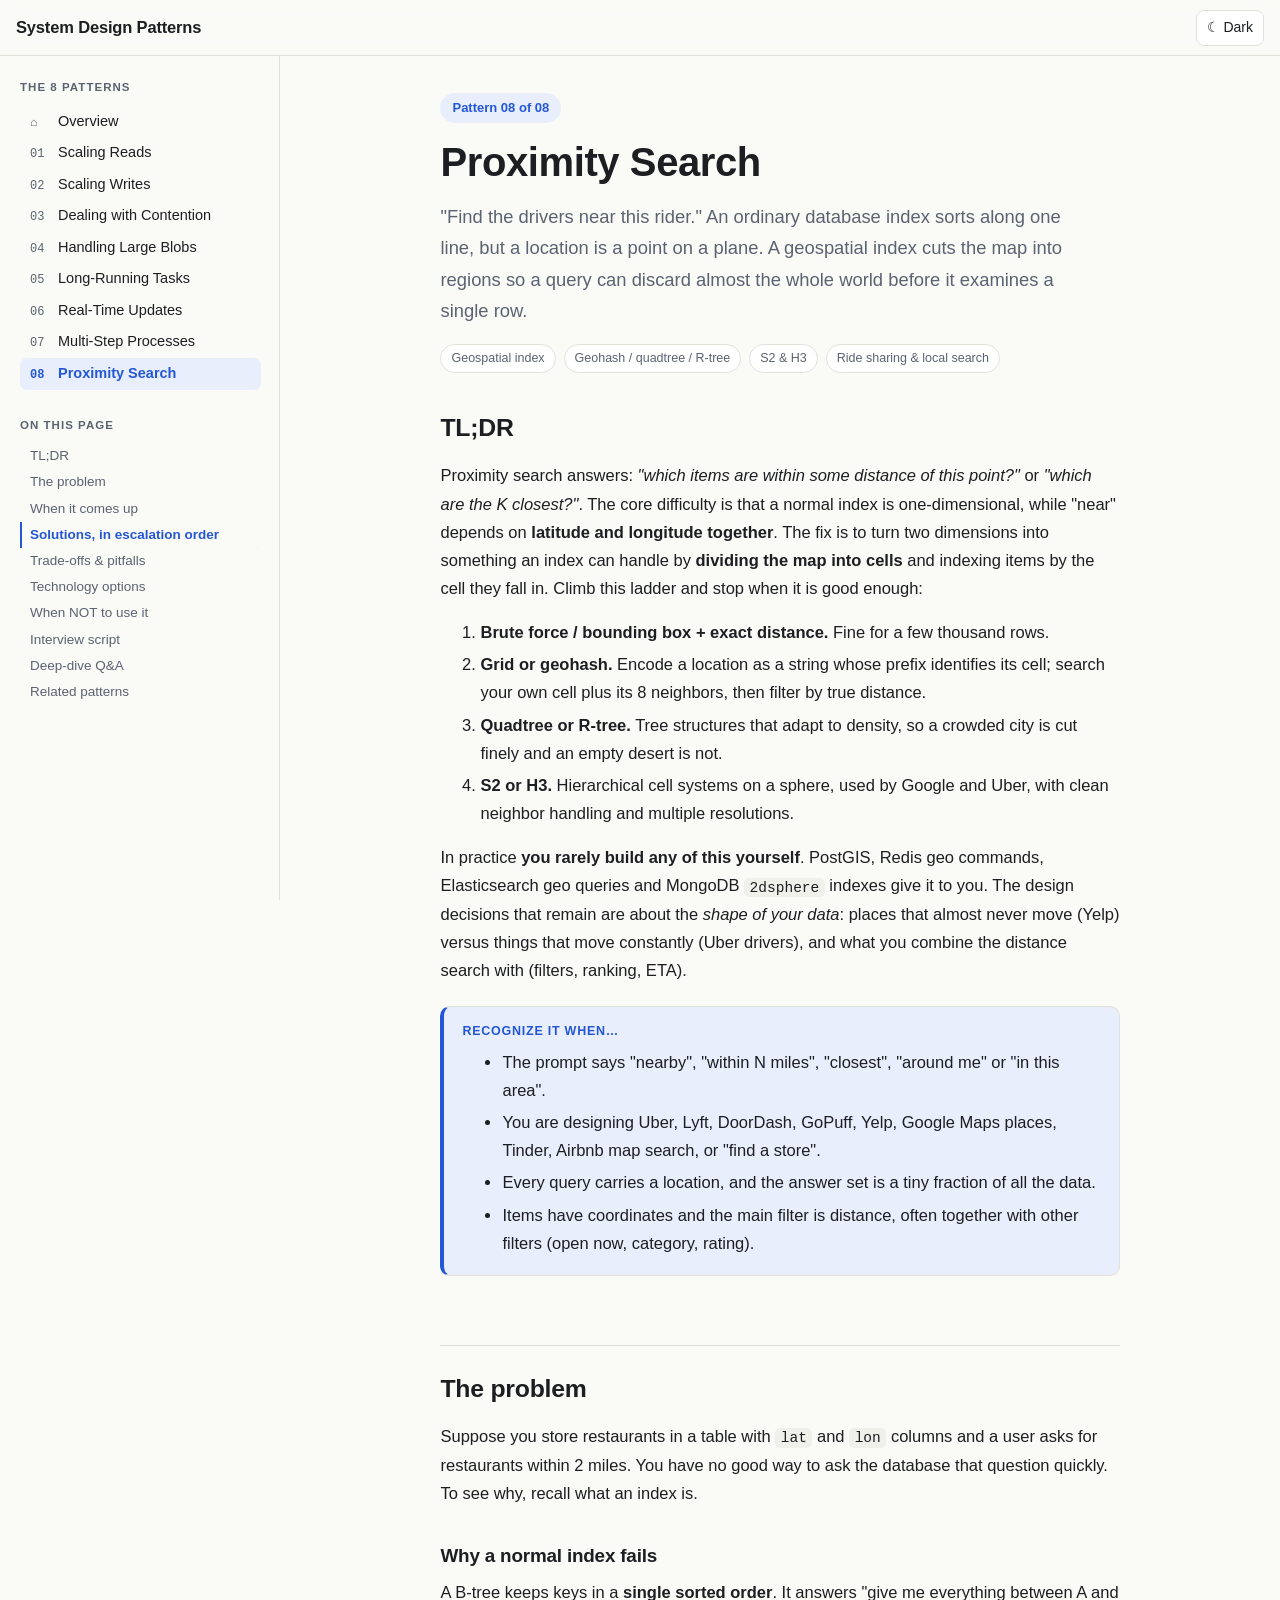
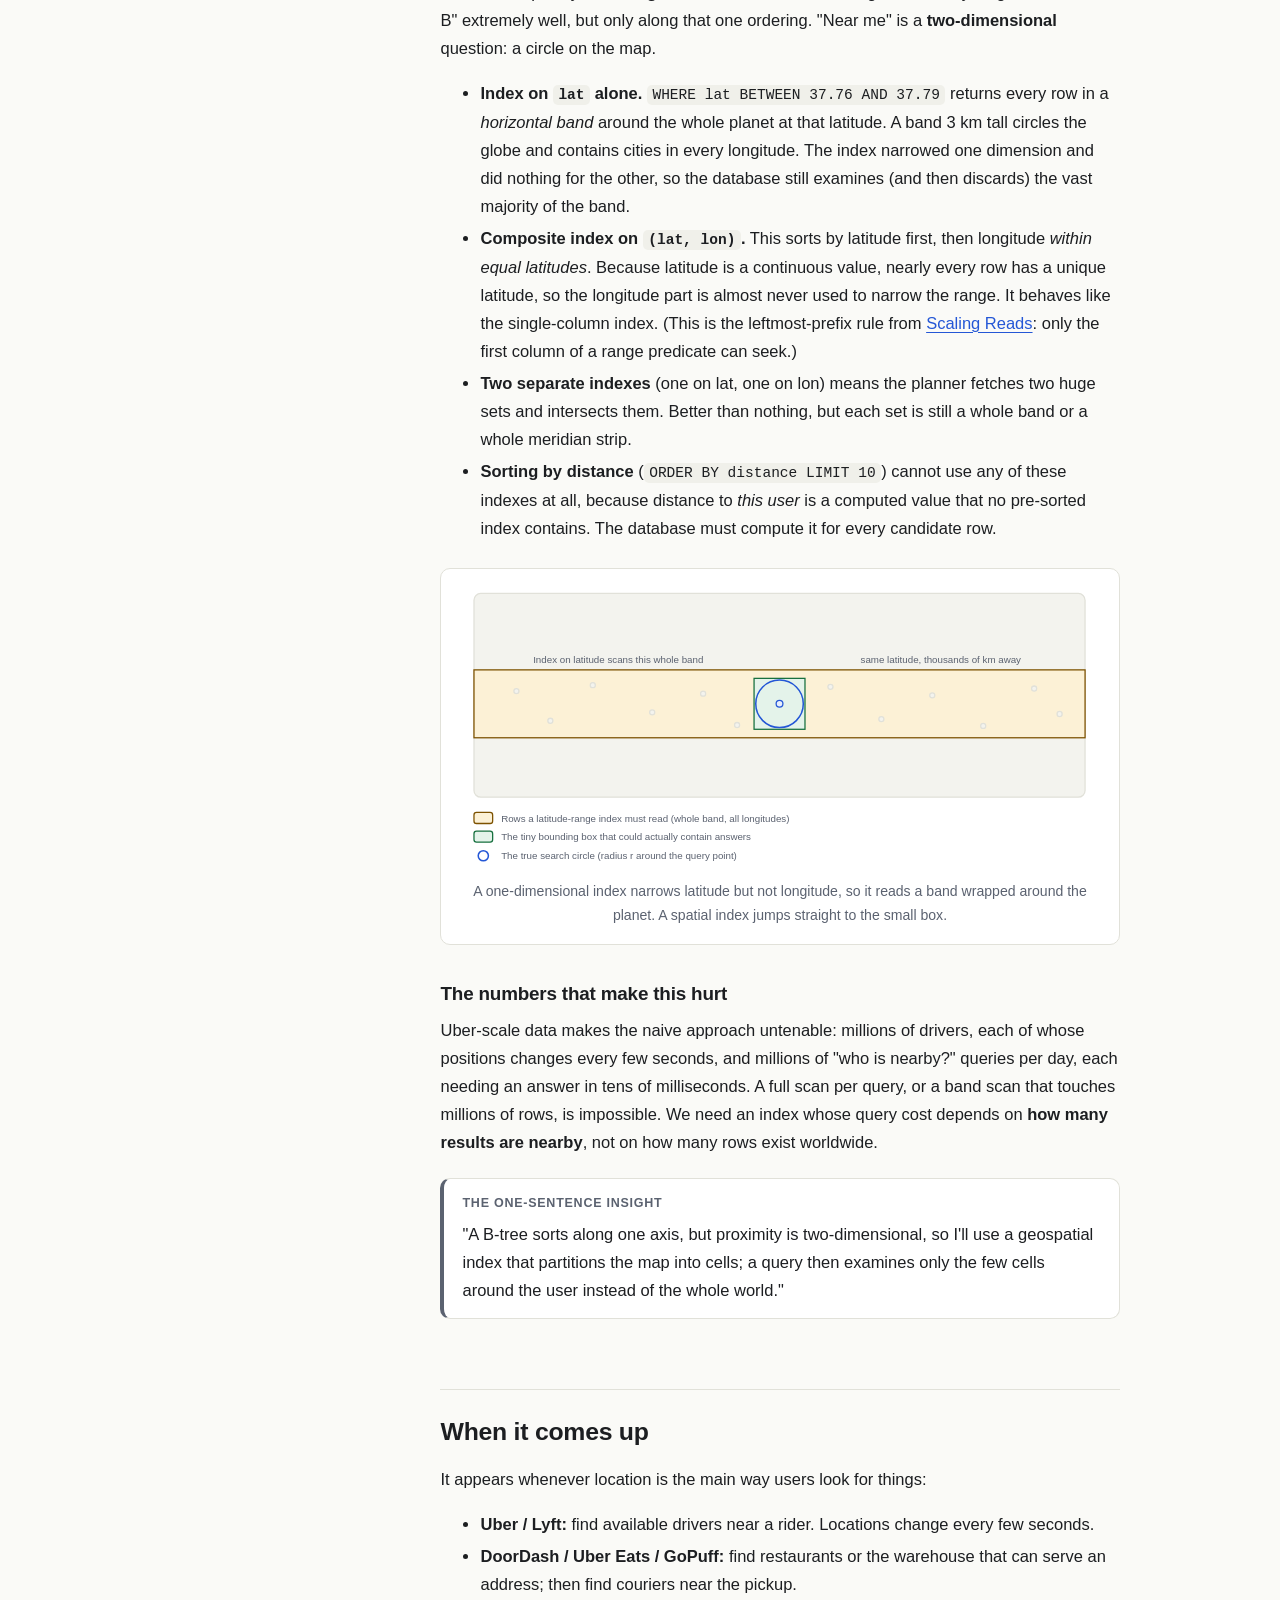
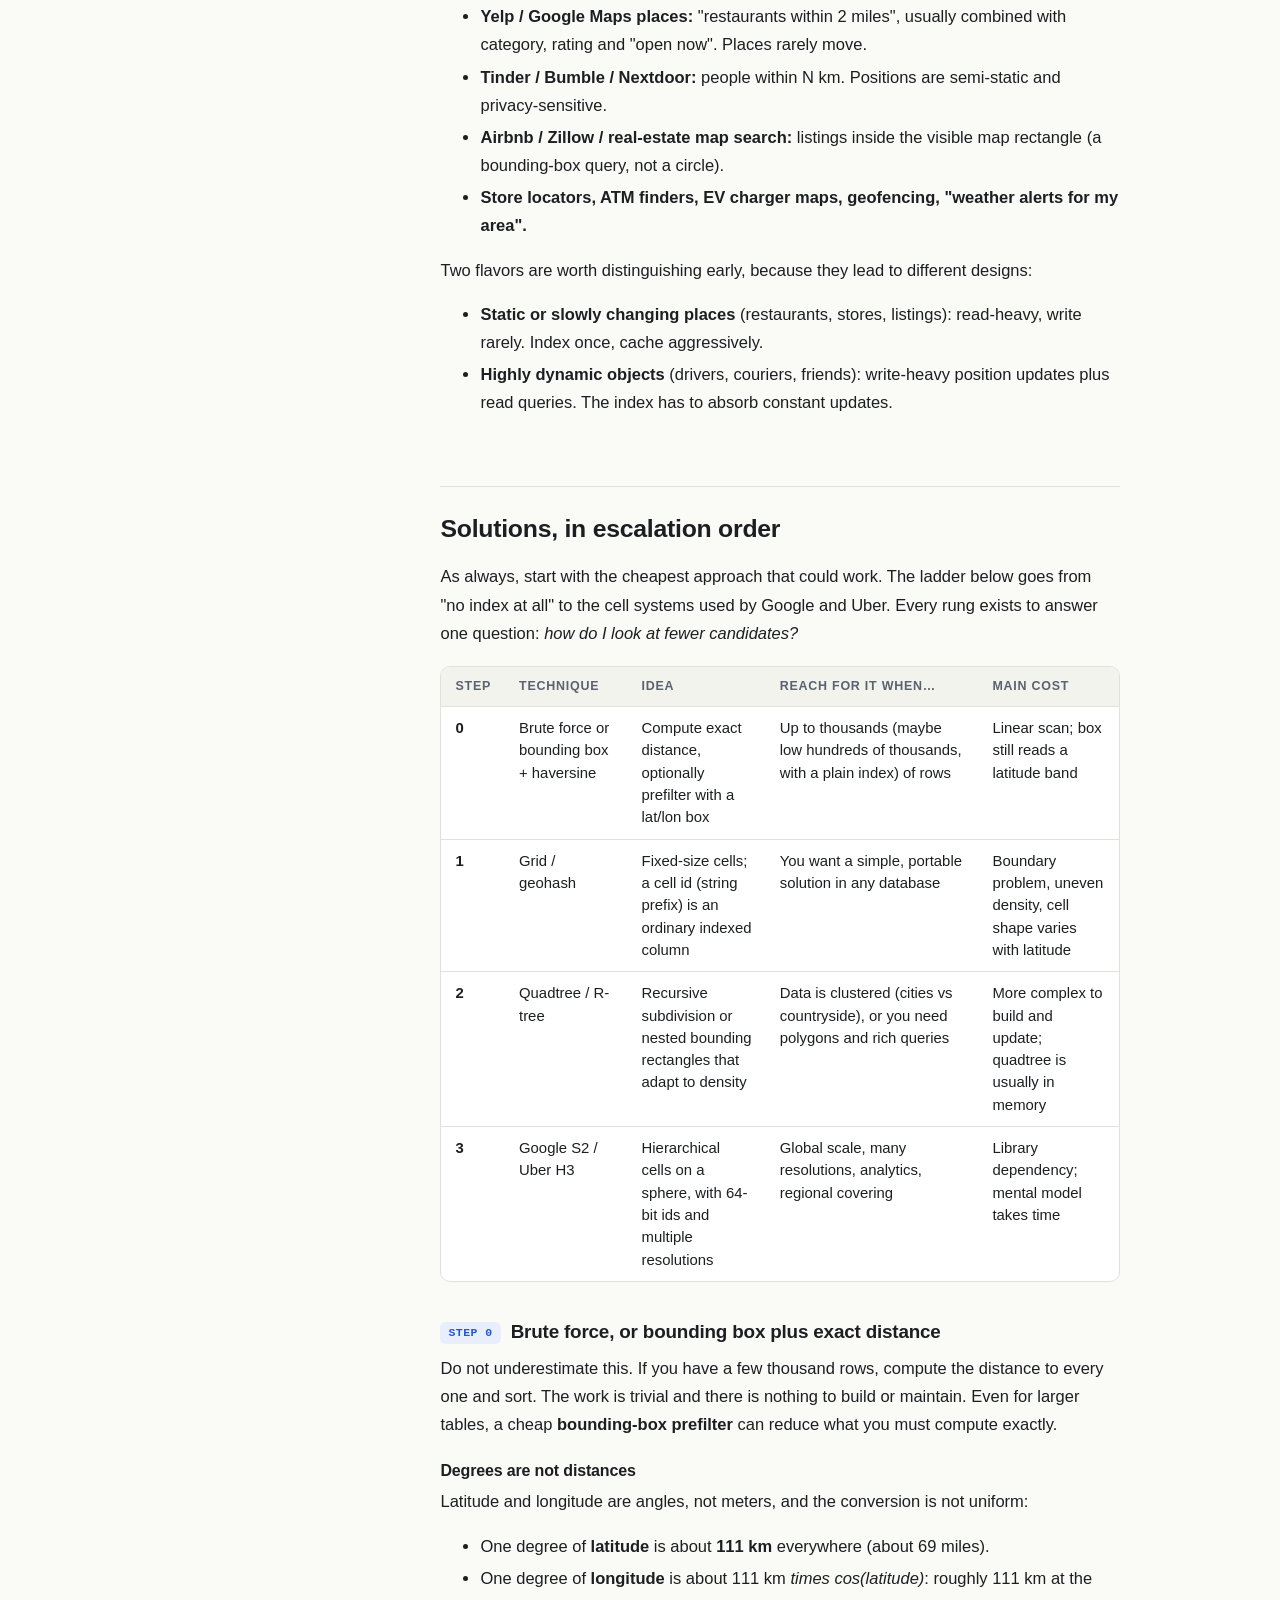
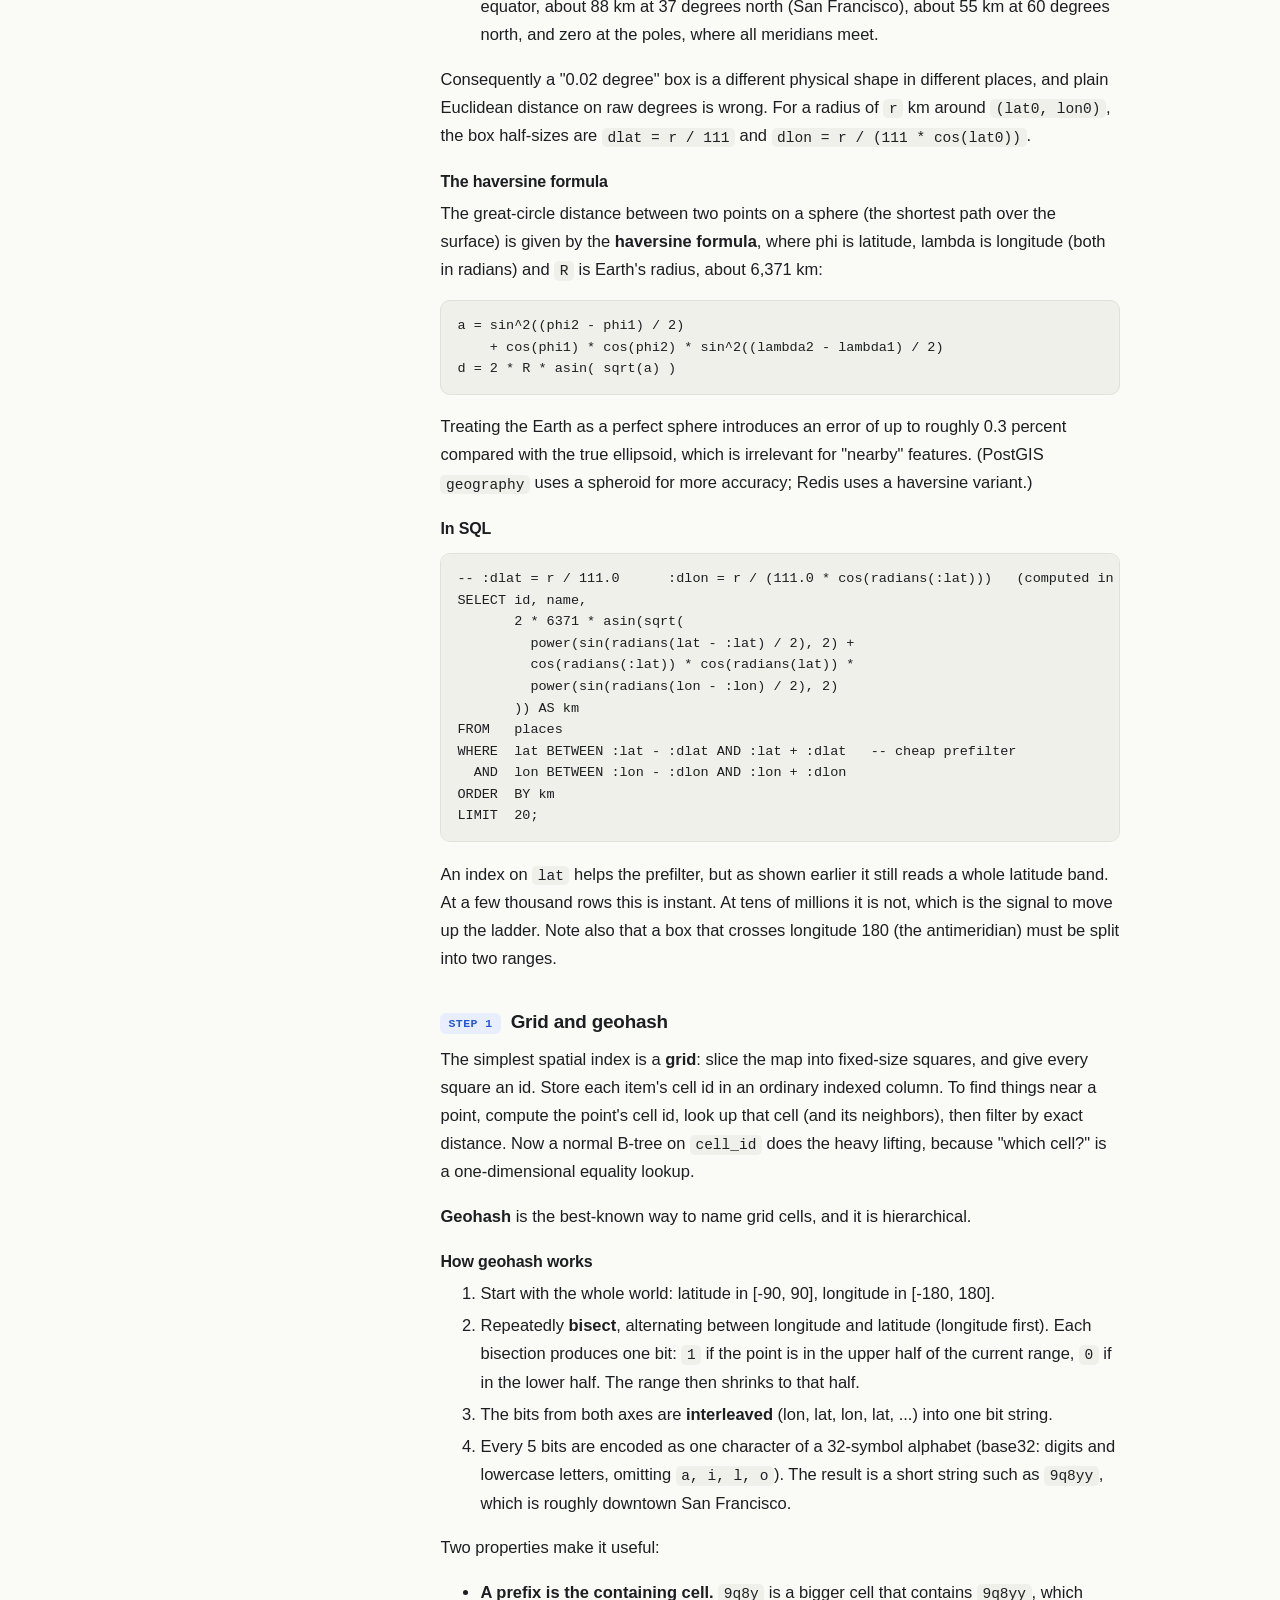
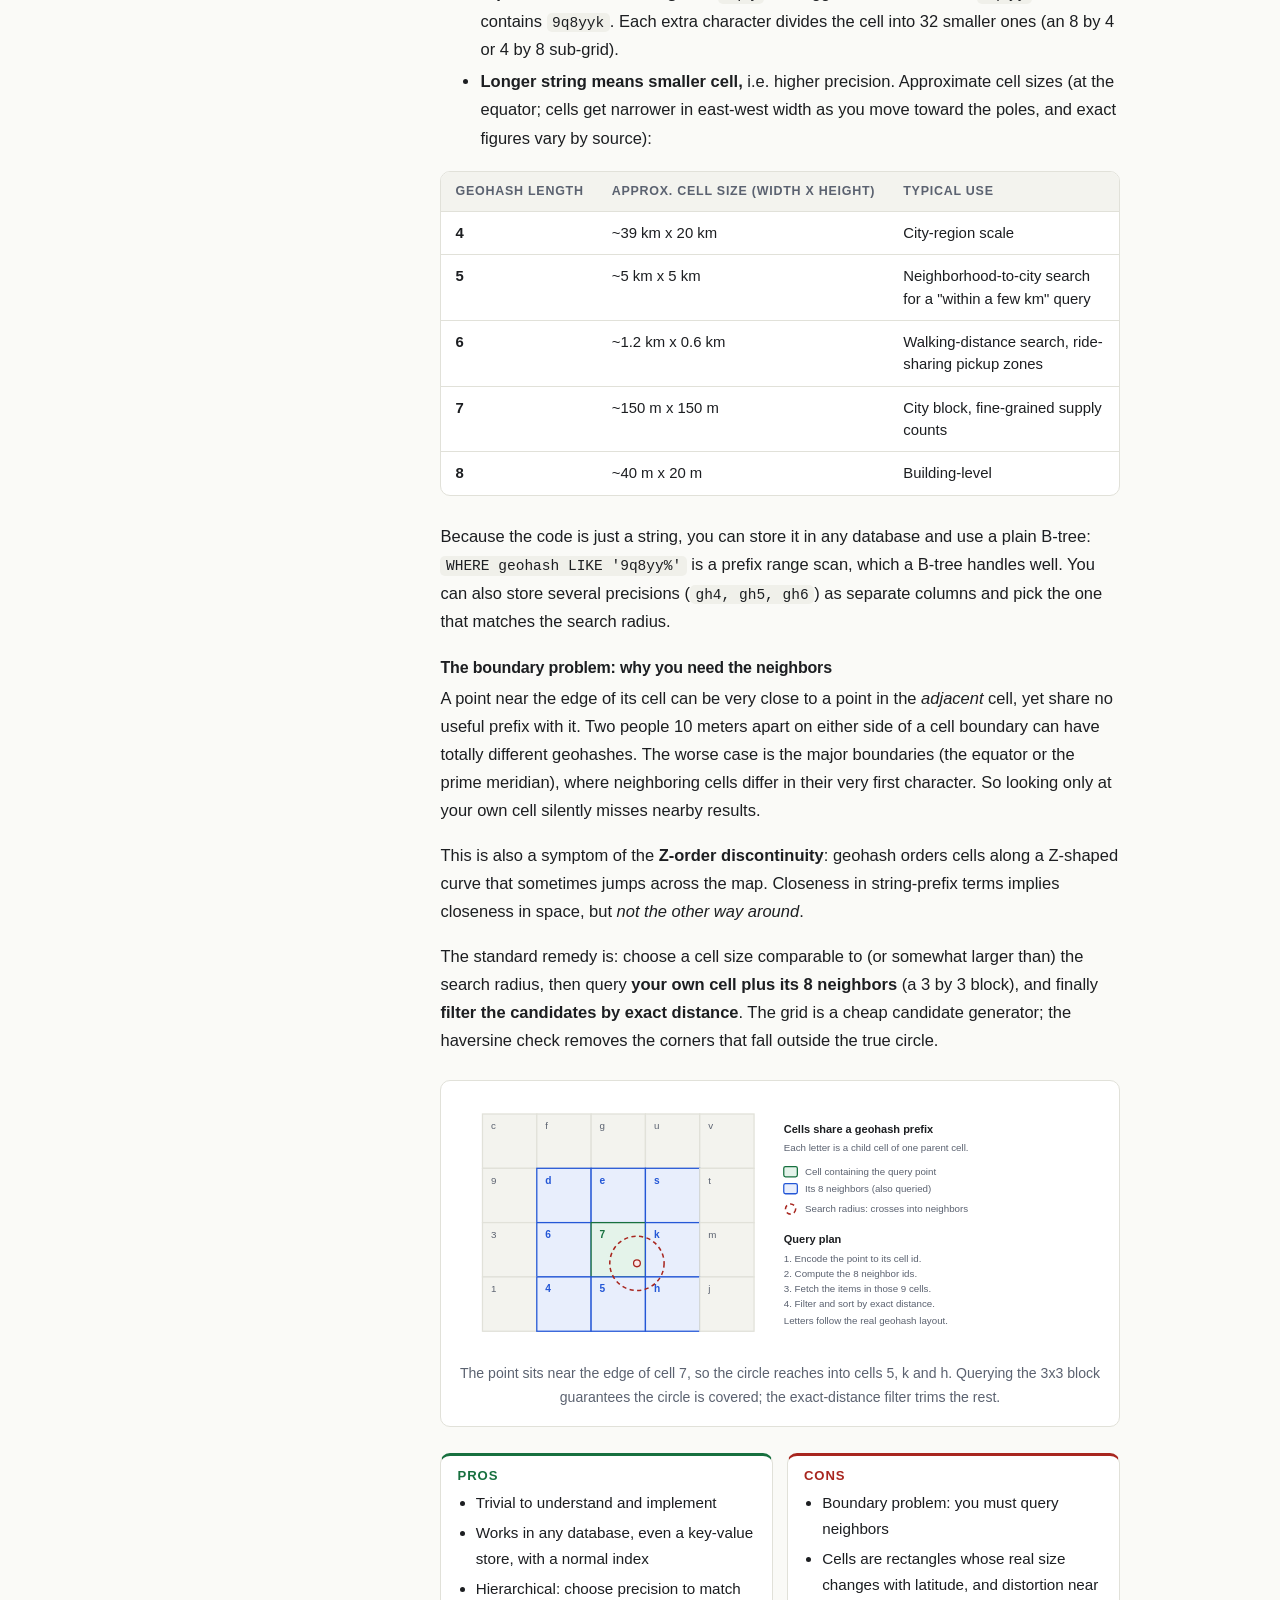
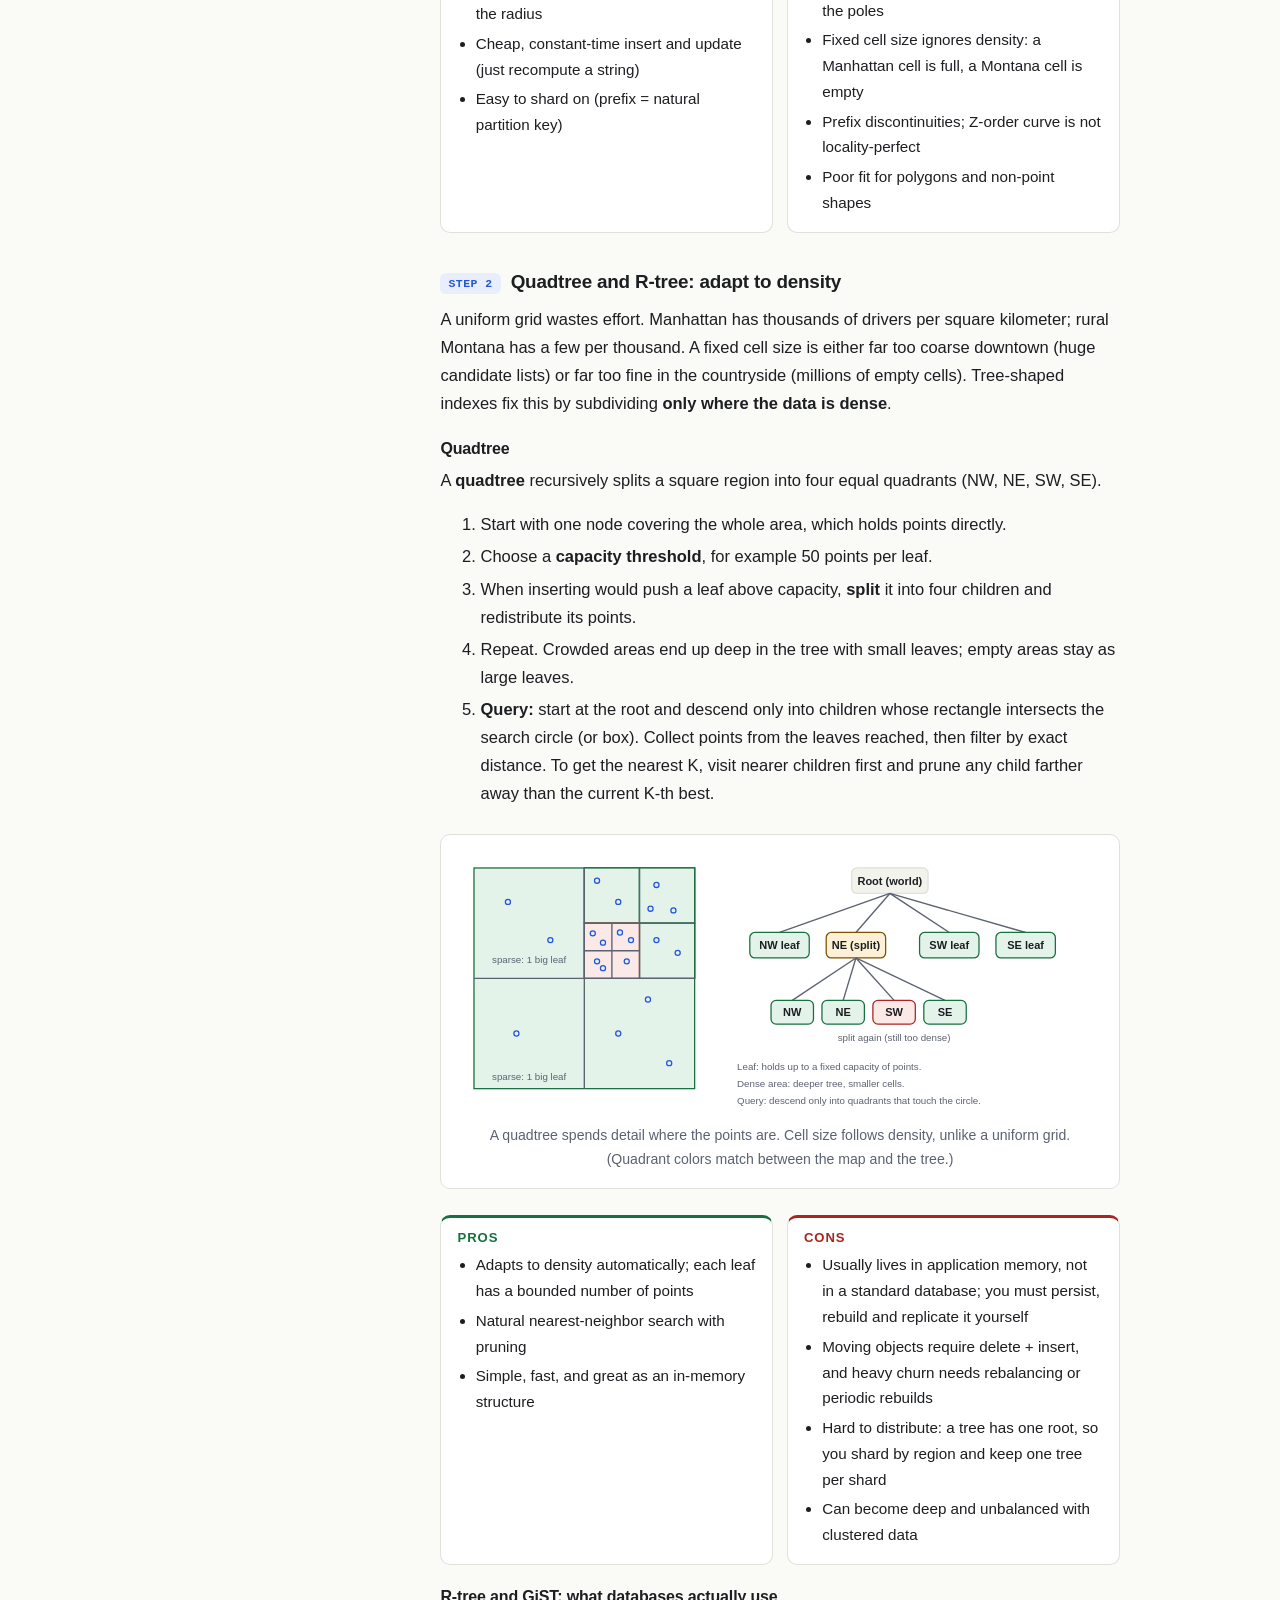
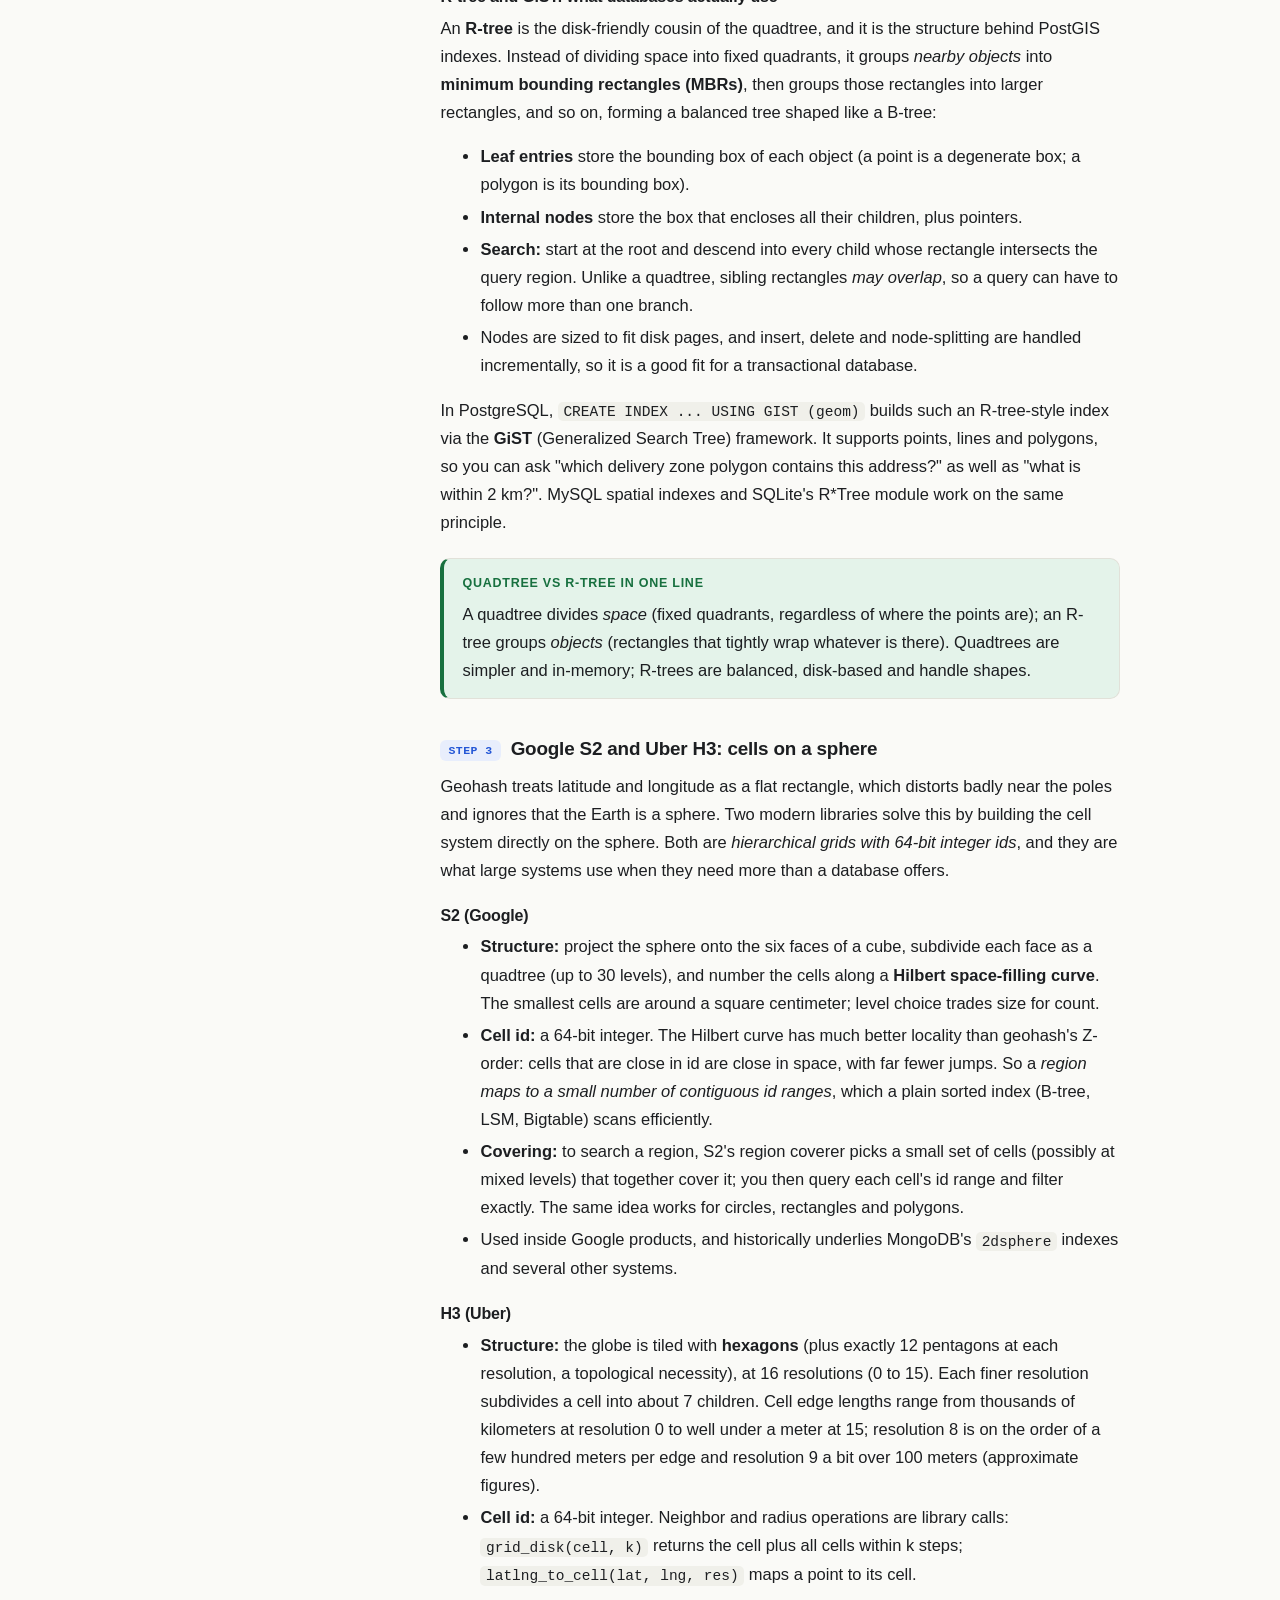
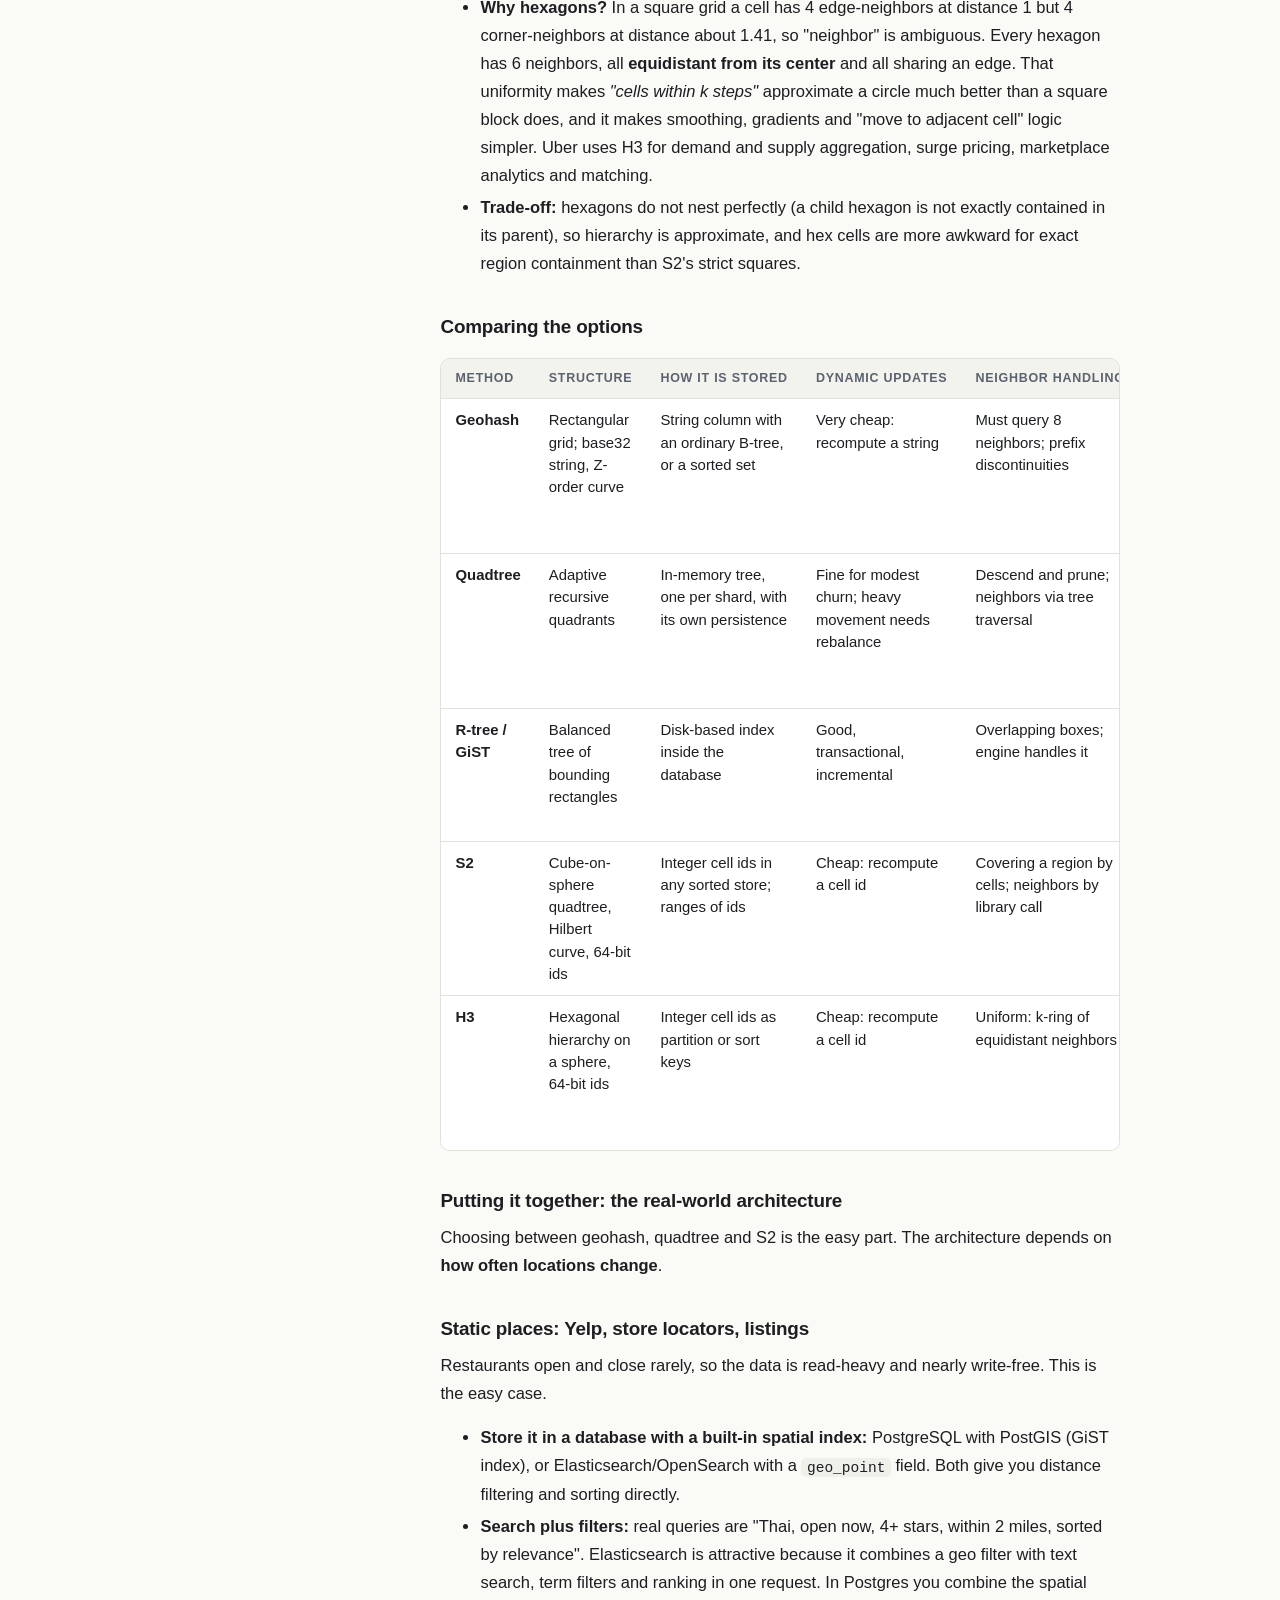
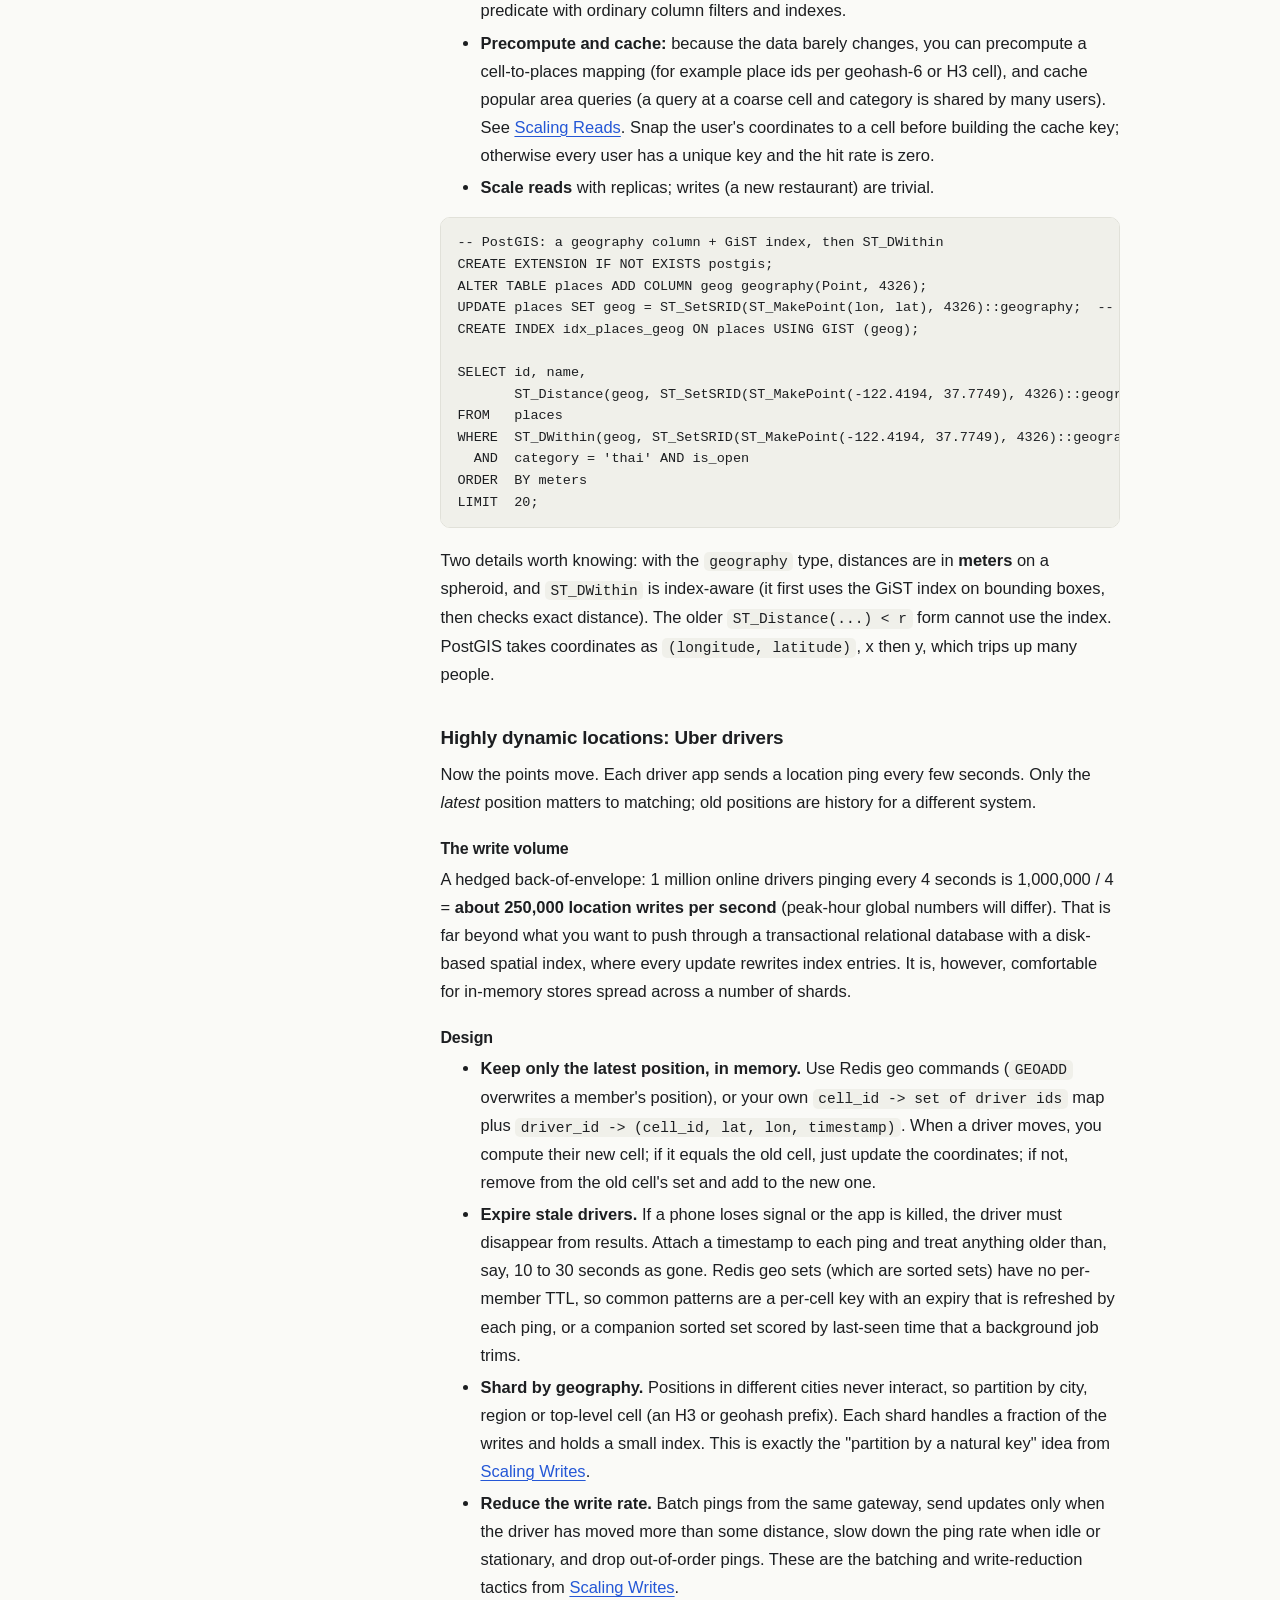
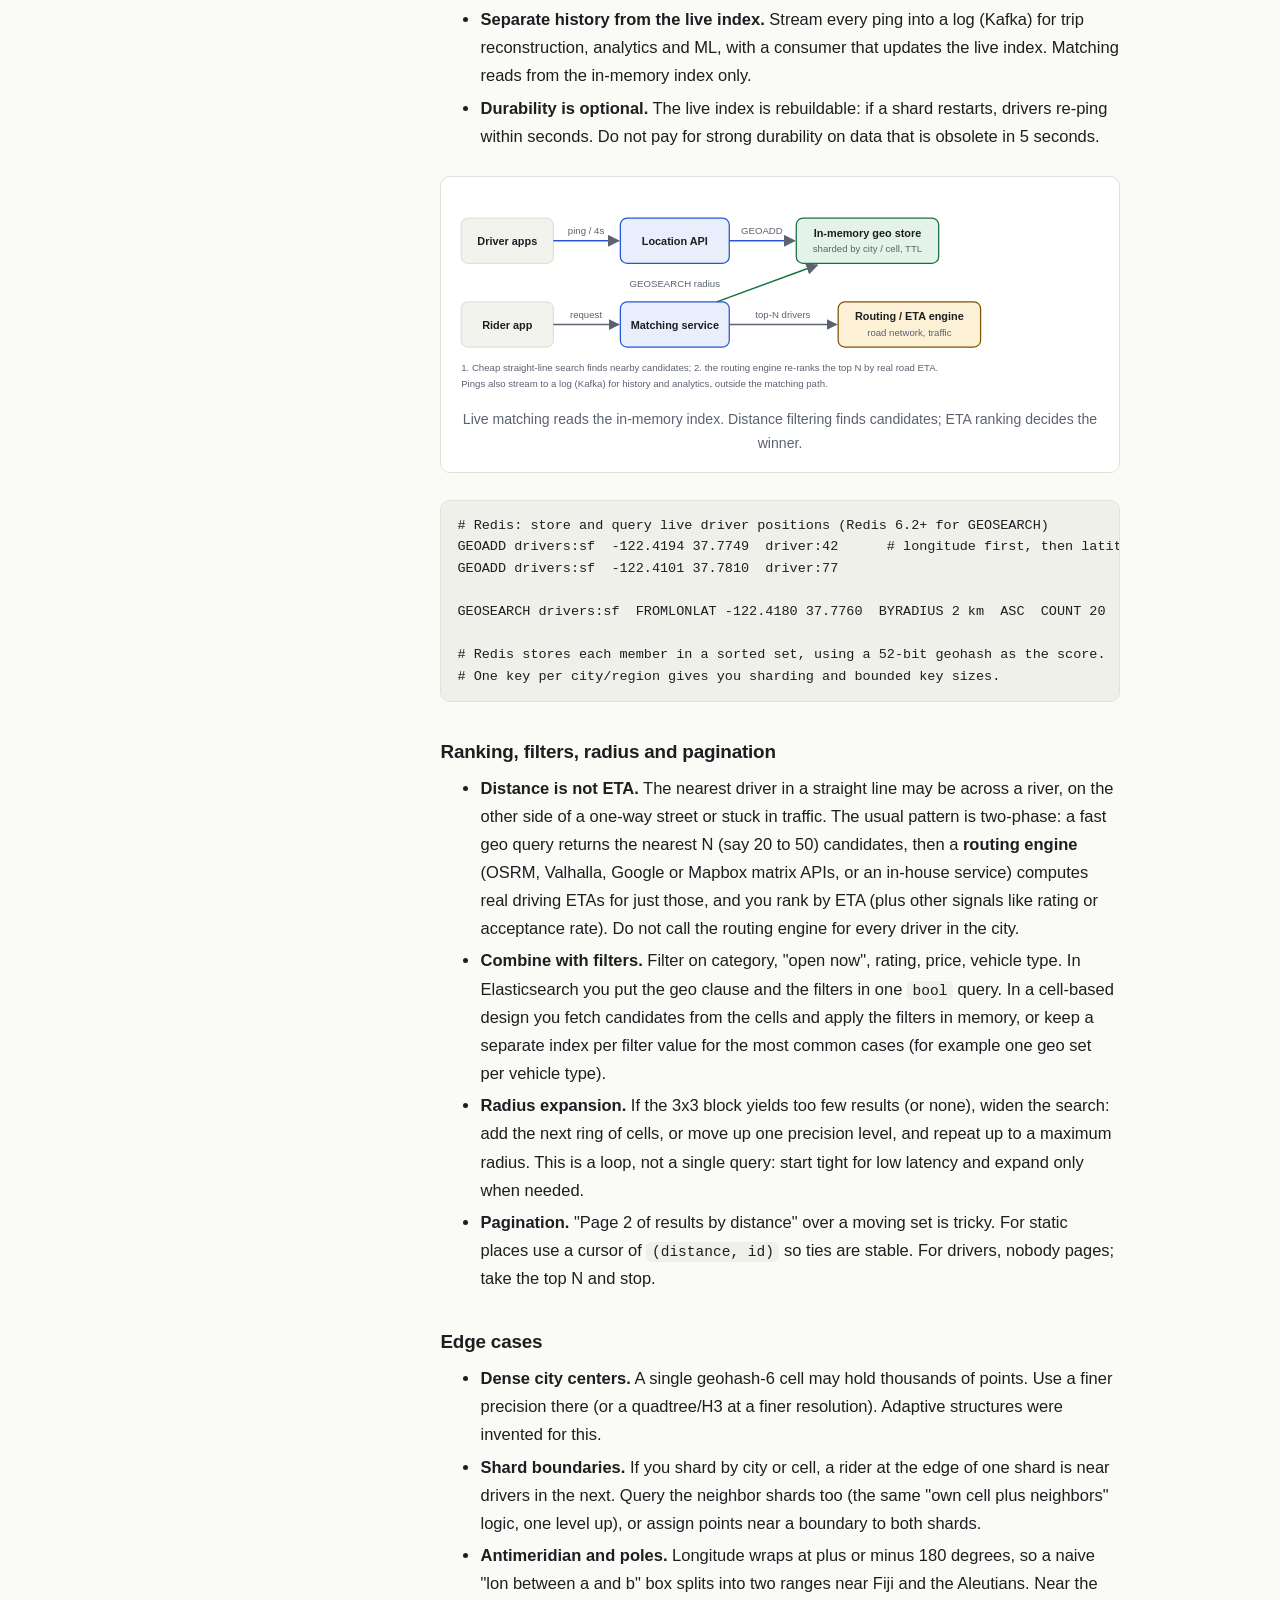
<file: patterns/08-proximity-search.html>
<!doctype html>
<html lang="en">
<head>
<meta charset="utf-8">
<meta name="viewport" content="width=device-width, initial-scale=1">
<title>Proximity Search — System Design Patterns</title>
<meta name="description" content="How to find things near a location: why ordinary indexes fail on two dimensions, and how geohash, quadtrees, R-trees, S2 and H3 let a query throw away most of the world.">
<link rel="stylesheet" href="../assets/style.css">
</head>
<body data-page="08" data-root="../">
<div class="shell">
<main>
<div class="content">

<header class="hero">
  <span class="eyebrow">Pattern 08 of 08</span>
  <h1>Proximity Search</h1>
  <p class="lede">"Find the drivers near this rider." An ordinary database index sorts along one line, but a location is a point on a plane. A geospatial index cuts the map into regions so a query can discard almost the whole world before it examines a single row.</p>
  <div class="meta">
    <span class="chip">Geospatial index</span>
    <span class="chip">Geohash / quadtree / R-tree</span>
    <span class="chip">S2 &amp; H3</span>
    <span class="chip">Ride sharing &amp; local search</span>
  </div>
</header>

<section>
  <h2 id="tldr">TL;DR</h2>
  <p>Proximity search answers: <em>"which items are within some distance of this point?"</em> or <em>"which are the K closest?"</em>. The core difficulty is that a normal index is one-dimensional, while "near" depends on <strong>latitude and longitude together</strong>. The fix is to turn two dimensions into something an index can handle by <strong>dividing the map into cells</strong> and indexing items by the cell they fall in. Climb this ladder and stop when it is good enough:</p>
  <ol>
    <li><strong>Brute force / bounding box + exact distance.</strong> Fine for a few thousand rows.</li>
    <li><strong>Grid or geohash.</strong> Encode a location as a string whose prefix identifies its cell; search your own cell plus its 8 neighbors, then filter by true distance.</li>
    <li><strong>Quadtree or R-tree.</strong> Tree structures that adapt to density, so a crowded city is cut finely and an empty desert is not.</li>
    <li><strong>S2 or H3.</strong> Hierarchical cell systems on a sphere, used by Google and Uber, with clean neighbor handling and multiple resolutions.</li>
  </ol>
  <p>In practice <strong>you rarely build any of this yourself</strong>. PostGIS, Redis geo commands, Elasticsearch geo queries and MongoDB <code>2dsphere</code> indexes give it to you. The design decisions that remain are about the <em>shape of your data</em>: places that almost never move (Yelp) versus things that move constantly (Uber drivers), and what you combine the distance search with (filters, ranking, ETA).</p>

  <div class="callout recognize">
    <span class="callout-title">Recognize it when…</span>
    <ul>
      <li>The prompt says "nearby", "within N miles", "closest", "around me" or "in this area".</li>
      <li>You are designing Uber, Lyft, DoorDash, GoPuff, Yelp, Google Maps places, Tinder, Airbnb map search, or "find a store".</li>
      <li>Every query carries a location, and the answer set is a tiny fraction of all the data.</li>
      <li>Items have coordinates and the main filter is distance, often together with other filters (open now, category, rating).</li>
    </ul>
  </div>
</section>

<section>
  <h2 id="problem">The problem</h2>
  <p>Suppose you store restaurants in a table with <code>lat</code> and <code>lon</code> columns and a user asks for restaurants within 2 miles. You have no good way to ask the database that question quickly. To see why, recall what an index is.</p>

  <h3>Why a normal index fails</h3>
  <p>A B-tree keeps keys in a <strong>single sorted order</strong>. It answers "give me everything between A and B" extremely well, but only along that one ordering. "Near me" is a <strong>two-dimensional</strong> question: a circle on the map.</p>
  <ul>
    <li><strong>Index on <code>lat</code> alone.</strong> <code>WHERE lat BETWEEN 37.76 AND 37.79</code> returns every row in a <em>horizontal band</em> around the whole planet at that latitude. A band 3 km tall circles the globe and contains cities in every longitude. The index narrowed one dimension and did nothing for the other, so the database still examines (and then discards) the vast majority of the band.</li>
    <li><strong>Composite index on <code>(lat, lon)</code>.</strong> This sorts by latitude first, then longitude <em>within equal latitudes</em>. Because latitude is a continuous value, nearly every row has a unique latitude, so the longitude part is almost never used to narrow the range. It behaves like the single-column index. (This is the leftmost-prefix rule from <a href="01-scaling-reads.html">Scaling Reads</a>: only the first column of a range predicate can seek.)</li>
    <li><strong>Two separate indexes</strong> (one on lat, one on lon) means the planner fetches two huge sets and intersects them. Better than nothing, but each set is still a whole band or a whole meridian strip.</li>
    <li><strong>Sorting by distance</strong> (<code>ORDER BY distance LIMIT 10</code>) cannot use any of these indexes at all, because distance to <em>this user</em> is a computed value that no pre-sorted index contains. The database must compute it for every candidate row.</li>
  </ul>

  <figure class="diagram">
    <svg viewBox="0 0 760 335" role="img" aria-label="A map with a small search circle. A latitude band that a one-dimensional index would scan stretches across the whole map, while the small box around the circle is all that is actually needed.">
      <rect class="n" x="20" y="10" width="720" height="240" rx="8"/>
      <rect class="n-w" x="20" y="100" width="720" height="80"/>
      <rect class="n-g" x="350" y="110" width="60" height="60"/>
      <circle class="l-a" cx="380" cy="140" r="28"/>
      <circle class="n-a" cx="380" cy="140" r="4"/>
      <circle class="n" cx="70" cy="125" r="3"/><circle class="n" cx="110" cy="160" r="3"/><circle class="n" cx="160" cy="118" r="3"/>
      <circle class="n" cx="230" cy="150" r="3"/><circle class="n" cx="290" cy="128" r="3"/><circle class="n" cx="330" cy="165" r="3"/>
      <circle class="n" cx="440" cy="120" r="3"/><circle class="n" cx="500" cy="158" r="3"/><circle class="n" cx="560" cy="130" r="3"/>
      <circle class="n" cx="620" cy="166" r="3"/><circle class="n" cx="680" cy="122" r="3"/><circle class="n" cx="710" cy="152" r="3"/>
      <text class="t-s t-mid" x="190" y="92">Index on latitude scans this whole band</text>
      <text class="t-s t-mid" x="570" y="92">same latitude, thousands of km away</text>
      <rect class="n-w" x="20" y="268" width="22" height="13" rx="3"/>
      <text class="t-s" x="52" y="279">Rows a latitude-range index must read (whole band, all longitudes)</text>
      <rect class="n-g" x="20" y="290" width="22" height="13" rx="3"/>
      <text class="t-s" x="52" y="301">The tiny bounding box that could actually contain answers</text>
      <circle class="l-a" cx="31" cy="319" r="6"/>
      <text class="t-s" x="52" y="323">The true search circle (radius r around the query point)</text>
    </svg>
    <figcaption>A one-dimensional index narrows latitude but not longitude, so it reads a band wrapped around the planet. A spatial index jumps straight to the small box.</figcaption>
  </figure>

  <h3>The numbers that make this hurt</h3>
  <p>Uber-scale data makes the naive approach untenable: millions of drivers, each of whose positions changes every few seconds, and millions of "who is nearby?" queries per day, each needing an answer in tens of milliseconds. A full scan per query, or a band scan that touches millions of rows, is impossible. We need an index whose query cost depends on <strong>how many results are nearby</strong>, not on how many rows exist worldwide.</p>

  <div class="callout interview">
    <span class="callout-title">The one-sentence insight</span>
    <p>"A B-tree sorts along one axis, but proximity is two-dimensional, so I'll use a geospatial index that partitions the map into cells; a query then examines only the few cells around the user instead of the whole world."</p>
  </div>
</section>

<section>
  <h2 id="when">When it comes up</h2>
  <p>It appears whenever location is the main way users look for things:</p>
  <ul>
    <li><strong>Uber / Lyft:</strong> find available drivers near a rider. Locations change every few seconds.</li>
    <li><strong>DoorDash / Uber Eats / GoPuff:</strong> find restaurants or the warehouse that can serve an address; then find couriers near the pickup.</li>
    <li><strong>Yelp / Google Maps places:</strong> "restaurants within 2 miles", usually combined with category, rating and "open now". Places rarely move.</li>
    <li><strong>Tinder / Bumble / Nextdoor:</strong> people within N km. Positions are semi-static and privacy-sensitive.</li>
    <li><strong>Airbnb / Zillow / real-estate map search:</strong> listings inside the visible map rectangle (a bounding-box query, not a circle).</li>
    <li><strong>Store locators, ATM finders, EV charger maps, geofencing, "weather alerts for my area".</strong></li>
  </ul>
  <p>Two flavors are worth distinguishing early, because they lead to different designs:</p>
  <ul>
    <li><strong>Static or slowly changing places</strong> (restaurants, stores, listings): read-heavy, write rarely. Index once, cache aggressively.</li>
    <li><strong>Highly dynamic objects</strong> (drivers, couriers, friends): write-heavy position updates plus read queries. The index has to absorb constant updates.</li>
  </ul>
</section>

<section>
  <h2 id="solutions">Solutions, in escalation order</h2>
  <p>As always, start with the cheapest approach that could work. The ladder below goes from "no index at all" to the cell systems used by Google and Uber. Every rung exists to answer one question: <em>how do I look at fewer candidates?</em></p>

  <div class="table-wrap">
    <table>
      <thead><tr><th>Step</th><th>Technique</th><th>Idea</th><th>Reach for it when…</th><th>Main cost</th></tr></thead>
      <tbody>
        <tr><td>0</td><td>Brute force or bounding box + haversine</td><td>Compute exact distance, optionally prefilter with a lat/lon box</td><td>Up to thousands (maybe low hundreds of thousands, with a plain index) of rows</td><td>Linear scan; box still reads a latitude band</td></tr>
        <tr><td>1</td><td>Grid / geohash</td><td>Fixed-size cells; a cell id (string prefix) is an ordinary indexed column</td><td>You want a simple, portable solution in any database</td><td>Boundary problem, uneven density, cell shape varies with latitude</td></tr>
        <tr><td>2</td><td>Quadtree / R-tree</td><td>Recursive subdivision or nested bounding rectangles that adapt to density</td><td>Data is clustered (cities vs countryside), or you need polygons and rich queries</td><td>More complex to build and update; quadtree is usually in memory</td></tr>
        <tr><td>3</td><td>Google S2 / Uber H3</td><td>Hierarchical cells on a sphere, with 64-bit ids and multiple resolutions</td><td>Global scale, many resolutions, analytics, regional covering</td><td>Library dependency; mental model takes time</td></tr>
      </tbody>
    </table>
  </div>

  <h3><span class="step">Step 0</span>Brute force, or bounding box plus exact distance</h3>
  <p>Do not underestimate this. If you have a few thousand rows, compute the distance to every one and sort. The work is trivial and there is nothing to build or maintain. Even for larger tables, a cheap <strong>bounding-box prefilter</strong> can reduce what you must compute exactly.</p>

  <h4>Degrees are not distances</h4>
  <p>Latitude and longitude are angles, not meters, and the conversion is not uniform:</p>
  <ul>
    <li>One degree of <strong>latitude</strong> is about <strong>111 km</strong> everywhere (about 69 miles).</li>
    <li>One degree of <strong>longitude</strong> is about 111 km <em>times cos(latitude)</em>: roughly 111 km at the equator, about 88 km at 37 degrees north (San Francisco), about 55 km at 60 degrees north, and zero at the poles, where all meridians meet.</li>
  </ul>
  <p>Consequently a "0.02 degree" box is a different physical shape in different places, and plain Euclidean distance on raw degrees is wrong. For a radius of <code>r</code> km around <code>(lat0, lon0)</code>, the box half-sizes are <code>dlat = r / 111</code> and <code>dlon = r / (111 * cos(lat0))</code>.</p>

  <h4>The haversine formula</h4>
  <p>The great-circle distance between two points on a sphere (the shortest path over the surface) is given by the <strong>haversine formula</strong>, where phi is latitude, lambda is longitude (both in radians) and <code>R</code> is Earth's radius, about 6,371 km:</p>
<pre><code>a = sin^2((phi2 - phi1) / 2)
    + cos(phi1) * cos(phi2) * sin^2((lambda2 - lambda1) / 2)
d = 2 * R * asin( sqrt(a) )</code></pre>
  <p>Treating the Earth as a perfect sphere introduces an error of up to roughly 0.3 percent compared with the true ellipsoid, which is irrelevant for "nearby" features. (PostGIS <code>geography</code> uses a spheroid for more accuracy; Redis uses a haversine variant.)</p>

  <h4>In SQL</h4>
<pre><code>-- :dlat = r / 111.0      :dlon = r / (111.0 * cos(radians(:lat)))   (computed in the app)
SELECT id, name,
       2 * 6371 * asin(sqrt(
         power(sin(radians(lat - :lat) / 2), 2) +
         cos(radians(:lat)) * cos(radians(lat)) *
         power(sin(radians(lon - :lon) / 2), 2)
       )) AS km
FROM   places
WHERE  lat BETWEEN :lat - :dlat AND :lat + :dlat   -- cheap prefilter
  AND  lon BETWEEN :lon - :dlon AND :lon + :dlon
ORDER  BY km
LIMIT  20;</code></pre>
  <p>An index on <code>lat</code> helps the prefilter, but as shown earlier it still reads a whole latitude band. At a few thousand rows this is instant. At tens of millions it is not, which is the signal to move up the ladder. Note also that a box that crosses longitude 180 (the antimeridian) must be split into two ranges.</p>

  <h3><span class="step">Step 1</span>Grid and geohash</h3>
  <p>The simplest spatial index is a <strong>grid</strong>: slice the map into fixed-size squares, and give every square an id. Store each item's cell id in an ordinary indexed column. To find things near a point, compute the point's cell id, look up that cell (and its neighbors), then filter by exact distance. Now a normal B-tree on <code>cell_id</code> does the heavy lifting, because "which cell?" is a one-dimensional equality lookup.</p>
  <p><strong>Geohash</strong> is the best-known way to name grid cells, and it is hierarchical.</p>

  <h4>How geohash works</h4>
  <ol>
    <li>Start with the whole world: latitude in [-90, 90], longitude in [-180, 180].</li>
    <li>Repeatedly <strong>bisect</strong>, alternating between longitude and latitude (longitude first). Each bisection produces one bit: <code>1</code> if the point is in the upper half of the current range, <code>0</code> if in the lower half. The range then shrinks to that half.</li>
    <li>The bits from both axes are <strong>interleaved</strong> (lon, lat, lon, lat, ...) into one bit string.</li>
    <li>Every 5 bits are encoded as one character of a 32-symbol alphabet (base32: digits and lowercase letters, omitting <code>a, i, l, o</code>). The result is a short string such as <code>9q8yy</code>, which is roughly downtown San Francisco.</li>
  </ol>
  <p>Two properties make it useful:</p>
  <ul>
    <li><strong>A prefix is the containing cell.</strong> <code>9q8y</code> is a bigger cell that contains <code>9q8yy</code>, which contains <code>9q8yyk</code>. Each extra character divides the cell into 32 smaller ones (an 8 by 4 or 4 by 8 sub-grid).</li>
    <li><strong>Longer string means smaller cell,</strong> i.e. higher precision. Approximate cell sizes (at the equator; cells get narrower in east-west width as you move toward the poles, and exact figures vary by source):</li>
  </ul>

  <div class="table-wrap">
    <table>
      <thead><tr><th>Geohash length</th><th>Approx. cell size (width x height)</th><th>Typical use</th></tr></thead>
      <tbody>
        <tr><td>4</td><td>~39 km x 20 km</td><td>City-region scale</td></tr>
        <tr><td>5</td><td>~5 km x 5 km</td><td>Neighborhood-to-city search for a "within a few km" query</td></tr>
        <tr><td>6</td><td>~1.2 km x 0.6 km</td><td>Walking-distance search, ride-sharing pickup zones</td></tr>
        <tr><td>7</td><td>~150 m x 150 m</td><td>City block, fine-grained supply counts</td></tr>
        <tr><td>8</td><td>~40 m x 20 m</td><td>Building-level</td></tr>
      </tbody>
    </table>
  </div>

  <p>Because the code is just a string, you can store it in any database and use a plain B-tree: <code>WHERE geohash LIKE '9q8yy%'</code> is a prefix range scan, which a B-tree handles well. You can also store several precisions (<code>gh4, gh5, gh6</code>) as separate columns and pick the one that matches the search radius.</p>

  <h4>The boundary problem: why you need the neighbors</h4>
  <p>A point near the edge of its cell can be very close to a point in the <em>adjacent</em> cell, yet share no useful prefix with it. Two people 10 meters apart on either side of a cell boundary can have totally different geohashes. The worse case is the major boundaries (the equator or the prime meridian), where neighboring cells differ in their very first character. So looking only at your own cell silently misses nearby results.</p>
  <p>This is also a symptom of the <strong>Z-order discontinuity</strong>: geohash orders cells along a Z-shaped curve that sometimes jumps across the map. Closeness in string-prefix terms implies closeness in space, but <em>not the other way around</em>.</p>
  <p>The standard remedy is: choose a cell size comparable to (or somewhat larger than) the search radius, then query <strong>your own cell plus its 8 neighbors</strong> (a 3 by 3 block), and finally <strong>filter the candidates by exact distance</strong>. The grid is a cheap candidate generator; the haversine check removes the corners that fall outside the true circle.</p>

  <figure class="diagram">
    <svg viewBox="0 0 760 300" role="img" aria-label="A geohash grid. The query point sits near the edge of its cell, so a dashed search circle spills into neighboring cells. A three by three block of cells around the point's cell is highlighted as the set to query.">
      <rect class="n" x="30" y="20" width="64" height="64"/><text class="t-s" x="40" y="38">c</text>
      <rect class="n" x="94" y="20" width="64" height="64"/><text class="t-s" x="104" y="38">f</text>
      <rect class="n" x="158" y="20" width="64" height="64"/><text class="t-s" x="168" y="38">g</text>
      <rect class="n" x="222" y="20" width="64" height="64"/><text class="t-s" x="232" y="38">u</text>
      <rect class="n" x="286" y="20" width="64" height="64"/><text class="t-s" x="296" y="38">v</text>

      <rect class="n" x="30" y="84" width="64" height="64"/><text class="t-s" x="40" y="102">9</text>
      <rect class="n-a" x="94" y="84" width="64" height="64"/><text class="t-a" x="104" y="102">d</text>
      <rect class="n-a" x="158" y="84" width="64" height="64"/><text class="t-a" x="168" y="102">e</text>
      <rect class="n-a" x="222" y="84" width="64" height="64"/><text class="t-a" x="232" y="102">s</text>
      <rect class="n" x="286" y="84" width="64" height="64"/><text class="t-s" x="296" y="102">t</text>

      <rect class="n" x="30" y="148" width="64" height="64"/><text class="t-s" x="40" y="166">3</text>
      <rect class="n-a" x="94" y="148" width="64" height="64"/><text class="t-a" x="104" y="166">6</text>
      <rect class="n-g" x="158" y="148" width="64" height="64"/><text class="t-g" x="168" y="166">7</text>
      <rect class="n-a" x="222" y="148" width="64" height="64"/><text class="t-a" x="232" y="166">k</text>
      <rect class="n" x="286" y="148" width="64" height="64"/><text class="t-s" x="296" y="166">m</text>

      <rect class="n" x="30" y="212" width="64" height="64"/><text class="t-s" x="40" y="230">1</text>
      <rect class="n-a" x="94" y="212" width="64" height="64"/><text class="t-a" x="104" y="230">4</text>
      <rect class="n-a" x="158" y="212" width="64" height="64"/><text class="t-a" x="168" y="230">5</text>
      <rect class="n-a" x="222" y="212" width="64" height="64"/><text class="t-a" x="232" y="230">h</text>
      <rect class="n" x="286" y="212" width="64" height="64"/><text class="t-s" x="296" y="230">j</text>

      <circle class="l-b dash" cx="212" cy="196" r="32"/>
      <circle class="n-b" cx="212" cy="196" r="4"/>

      <text class="t" x="385" y="42">Cells share a geohash prefix</text>
      <text class="t-s" x="385" y="64">Each letter is a child cell of one parent cell.</text>
      <rect class="n-g" x="385" y="82" width="16" height="12" rx="2"/><text class="t-s" x="410" y="92">Cell containing the query point</text>
      <rect class="n-a" x="385" y="102" width="16" height="12" rx="2"/><text class="t-s" x="410" y="112">Its 8 neighbors (also queried)</text>
      <circle class="l-b dash" cx="393" cy="132" r="6"/><text class="t-s" x="410" y="136">Search radius: crosses into neighbors</text>
      <text class="t" x="385" y="172">Query plan</text>
      <text class="t-s" x="385" y="194">1. Encode the point to its cell id.</text>
      <text class="t-s" x="385" y="212">2. Compute the 8 neighbor ids.</text>
      <text class="t-s" x="385" y="230">3. Fetch the items in those 9 cells.</text>
      <text class="t-s" x="385" y="248">4. Filter and sort by exact distance.</text>
      <text class="t-s" x="385" y="268">Letters follow the real geohash layout.</text>
    </svg>
    <figcaption>The point sits near the edge of cell 7, so the circle reaches into cells 5, k and h. Querying the 3x3 block guarantees the circle is covered; the exact-distance filter trims the rest.</figcaption>
  </figure>

  <div class="proscons">
    <div class="pros"><h4>Pros</h4><ul>
      <li>Trivial to understand and implement</li>
      <li>Works in any database, even a key-value store, with a normal index</li>
      <li>Hierarchical: choose precision to match the radius</li>
      <li>Cheap, constant-time insert and update (just recompute a string)</li>
      <li>Easy to shard on (prefix = natural partition key)</li>
    </ul></div>
    <div class="cons"><h4>Cons</h4><ul>
      <li>Boundary problem: you must query neighbors</li>
      <li>Cells are rectangles whose real size changes with latitude, and distortion near the poles</li>
      <li>Fixed cell size ignores density: a Manhattan cell is full, a Montana cell is empty</li>
      <li>Prefix discontinuities; Z-order curve is not locality-perfect</li>
      <li>Poor fit for polygons and non-point shapes</li>
    </ul></div>
  </div>

  <h3><span class="step">Step 2</span>Quadtree and R-tree: adapt to density</h3>
  <p>A uniform grid wastes effort. Manhattan has thousands of drivers per square kilometer; rural Montana has a few per thousand. A fixed cell size is either far too coarse downtown (huge candidate lists) or far too fine in the countryside (millions of empty cells). Tree-shaped indexes fix this by subdividing <strong>only where the data is dense</strong>.</p>

  <h4>Quadtree</h4>
  <p>A <strong>quadtree</strong> recursively splits a square region into four equal quadrants (NW, NE, SW, SE).</p>
  <ol>
    <li>Start with one node covering the whole area, which holds points directly.</li>
    <li>Choose a <strong>capacity threshold</strong>, for example 50 points per leaf.</li>
    <li>When inserting would push a leaf above capacity, <strong>split</strong> it into four children and redistribute its points.</li>
    <li>Repeat. Crowded areas end up deep in the tree with small leaves; empty areas stay as large leaves.</li>
    <li><strong>Query:</strong> start at the root and descend only into children whose rectangle intersects the search circle (or box). Collect points from the leaves reached, then filter by exact distance. To get the nearest K, visit nearer children first and prune any child farther away than the current K-th best.</li>
  </ol>

  <figure class="diagram">
    <svg viewBox="0 0 760 310" role="img" aria-label="Left: a square map recursively divided into quadrants, with the dense north-east quadrant divided more finely than the sparse regions. Right: the matching tree, where only the dense branch has further children.">
      <rect class="n-g" x="20" y="20" width="260" height="260"/>
      <rect class="n-w" x="150" y="20" width="130" height="130"/>
      <rect class="n-g" x="150" y="20" width="65" height="65"/>
      <rect class="n-g" x="215" y="20" width="65" height="65"/>
      <rect class="n-g" x="215" y="85" width="65" height="65"/>
      <rect class="n-b" x="150" y="85" width="65" height="65"/>
      <line class="l" x1="150" y1="20" x2="150" y2="280"/>
      <line class="l" x1="20" y1="150" x2="280" y2="150"/>
      <line class="l" x1="215" y1="20" x2="215" y2="150"/>
      <line class="l" x1="150" y1="85" x2="280" y2="85"/>
      <line class="l" x1="182.5" y1="85" x2="182.5" y2="150"/>
      <line class="l" x1="150" y1="117.5" x2="215" y2="117.5"/>

      <circle class="n-a" cx="60" cy="60" r="3"/><circle class="n-a" cx="110" cy="105" r="3"/>
      <circle class="n-a" cx="70" cy="215" r="3"/>
      <circle class="n-a" cx="190" cy="215" r="3"/><circle class="n-a" cx="250" cy="250" r="3"/><circle class="n-a" cx="225" cy="175" r="3"/>
      <circle class="n-a" cx="165" cy="35" r="3"/><circle class="n-a" cx="190" cy="60" r="3"/><circle class="n-a" cx="235" cy="40" r="3"/>
      <circle class="n-a" cx="255" cy="70" r="3"/><circle class="n-a" cx="228" cy="68" r="3"/><circle class="n-a" cx="260" cy="120" r="3"/>
      <circle class="n-a" cx="235" cy="105" r="3"/><circle class="n-a" cx="160" cy="97" r="3"/><circle class="n-a" cx="172" cy="108" r="3"/>
      <circle class="n-a" cx="192" cy="96" r="3"/><circle class="n-a" cx="200" cy="130" r="3"/><circle class="n-a" cx="165" cy="130" r="3"/>
      <circle class="n-a" cx="172" cy="138" r="3"/><circle class="n-a" cx="205" cy="105" r="3"/>
      <text class="t-s t-mid" x="85" y="132">sparse: 1 big leaf</text>
      <text class="t-s t-mid" x="85" y="270">sparse: 1 big leaf</text>

      <rect class="n" x="465" y="20" width="90" height="30" rx="6"/><text class="t t-mid" x="510" y="40">Root (world)</text>
      <line class="l" x1="510" y1="50" x2="380" y2="96"/>
      <line class="l" x1="510" y1="50" x2="470" y2="96"/>
      <line class="l" x1="510" y1="50" x2="580" y2="96"/>
      <line class="l" x1="510" y1="50" x2="670" y2="96"/>
      <rect class="n-g" x="345" y="96" width="70" height="30" rx="6"/><text class="t t-mid" x="380" y="116">NW leaf</text>
      <rect class="n-w" x="435" y="96" width="70" height="30" rx="6"/><text class="t t-mid" x="470" y="116">NE (split)</text>
      <rect class="n-g" x="545" y="96" width="70" height="30" rx="6"/><text class="t t-mid" x="580" y="116">SW leaf</text>
      <rect class="n-g" x="635" y="96" width="70" height="30" rx="6"/><text class="t t-mid" x="670" y="116">SE leaf</text>
      <line class="l" x1="470" y1="126" x2="395" y2="176"/>
      <line class="l" x1="470" y1="126" x2="455" y2="176"/>
      <line class="l" x1="470" y1="126" x2="515" y2="176"/>
      <line class="l" x1="470" y1="126" x2="575" y2="176"/>
      <rect class="n-g" x="370" y="176" width="50" height="28" rx="6"/><text class="t t-mid" x="395" y="195">NW</text>
      <rect class="n-g" x="430" y="176" width="50" height="28" rx="6"/><text class="t t-mid" x="455" y="195">NE</text>
      <rect class="n-b" x="490" y="176" width="50" height="28" rx="6"/><text class="t t-mid" x="515" y="195">SW</text>
      <rect class="n-g" x="550" y="176" width="50" height="28" rx="6"/><text class="t t-mid" x="575" y="195">SE</text>
      <text class="t-s t-mid" x="515" y="224">split again (still too dense)</text>
      <text class="t-s" x="330" y="258">Leaf: holds up to a fixed capacity of points.</text>
      <text class="t-s" x="330" y="278">Dense area: deeper tree, smaller cells.</text>
      <text class="t-s" x="330" y="298">Query: descend only into quadrants that touch the circle.</text>
    </svg>
    <figcaption>A quadtree spends detail where the points are. Cell size follows density, unlike a uniform grid. (Quadrant colors match between the map and the tree.)</figcaption>
  </figure>

  <div class="proscons">
    <div class="pros"><h4>Pros</h4><ul>
      <li>Adapts to density automatically; each leaf has a bounded number of points</li>
      <li>Natural nearest-neighbor search with pruning</li>
      <li>Simple, fast, and great as an in-memory structure</li>
    </ul></div>
    <div class="cons"><h4>Cons</h4><ul>
      <li>Usually lives in application memory, not in a standard database; you must persist, rebuild and replicate it yourself</li>
      <li>Moving objects require delete + insert, and heavy churn needs rebalancing or periodic rebuilds</li>
      <li>Hard to distribute: a tree has one root, so you shard by region and keep one tree per shard</li>
      <li>Can become deep and unbalanced with clustered data</li>
    </ul></div>
  </div>

  <h4>R-tree and GiST: what databases actually use</h4>
  <p>An <strong>R-tree</strong> is the disk-friendly cousin of the quadtree, and it is the structure behind PostGIS indexes. Instead of dividing space into fixed quadrants, it groups <em>nearby objects</em> into <strong>minimum bounding rectangles (MBRs)</strong>, then groups those rectangles into larger rectangles, and so on, forming a balanced tree shaped like a B-tree:</p>
  <ul>
    <li><strong>Leaf entries</strong> store the bounding box of each object (a point is a degenerate box; a polygon is its bounding box).</li>
    <li><strong>Internal nodes</strong> store the box that encloses all their children, plus pointers.</li>
    <li><strong>Search:</strong> start at the root and descend into every child whose rectangle intersects the query region. Unlike a quadtree, sibling rectangles <em>may overlap</em>, so a query can have to follow more than one branch.</li>
    <li>Nodes are sized to fit disk pages, and insert, delete and node-splitting are handled incrementally, so it is a good fit for a transactional database.</li>
  </ul>
  <p>In PostgreSQL, <code>CREATE INDEX ... USING GIST (geom)</code> builds such an R-tree-style index via the <strong>GiST</strong> (Generalized Search Tree) framework. It supports points, lines and polygons, so you can ask "which delivery zone polygon contains this address?" as well as "what is within 2 km?". MySQL spatial indexes and SQLite's R*Tree module work on the same principle.</p>
  <div class="callout tip">
    <span class="callout-title">Quadtree vs R-tree in one line</span>
    <p>A quadtree divides <em>space</em> (fixed quadrants, regardless of where the points are); an R-tree groups <em>objects</em> (rectangles that tightly wrap whatever is there). Quadtrees are simpler and in-memory; R-trees are balanced, disk-based and handle shapes.</p>
  </div>

  <h3><span class="step">Step 3</span>Google S2 and Uber H3: cells on a sphere</h3>
  <p>Geohash treats latitude and longitude as a flat rectangle, which distorts badly near the poles and ignores that the Earth is a sphere. Two modern libraries solve this by building the cell system directly on the sphere. Both are <em>hierarchical grids with 64-bit integer ids</em>, and they are what large systems use when they need more than a database offers.</p>

  <h4>S2 (Google)</h4>
  <ul>
    <li><strong>Structure:</strong> project the sphere onto the six faces of a cube, subdivide each face as a quadtree (up to 30 levels), and number the cells along a <strong>Hilbert space-filling curve</strong>. The smallest cells are around a square centimeter; level choice trades size for count.</li>
    <li><strong>Cell id:</strong> a 64-bit integer. The Hilbert curve has much better locality than geohash's Z-order: cells that are close in id are close in space, with far fewer jumps. So a <em>region maps to a small number of contiguous id ranges</em>, which a plain sorted index (B-tree, LSM, Bigtable) scans efficiently.</li>
    <li><strong>Covering:</strong> to search a region, S2's region coverer picks a small set of cells (possibly at mixed levels) that together cover it; you then query each cell's id range and filter exactly. The same idea works for circles, rectangles and polygons.</li>
    <li>Used inside Google products, and historically underlies MongoDB's <code>2dsphere</code> indexes and several other systems.</li>
  </ul>

  <h4>H3 (Uber)</h4>
  <ul>
    <li><strong>Structure:</strong> the globe is tiled with <strong>hexagons</strong> (plus exactly 12 pentagons at each resolution, a topological necessity), at 16 resolutions (0 to 15). Each finer resolution subdivides a cell into about 7 children. Cell edge lengths range from thousands of kilometers at resolution 0 to well under a meter at 15; resolution 8 is on the order of a few hundred meters per edge and resolution 9 a bit over 100 meters (approximate figures).</li>
    <li><strong>Cell id:</strong> a 64-bit integer. Neighbor and radius operations are library calls: <code>grid_disk(cell, k)</code> returns the cell plus all cells within k steps; <code>latlng_to_cell(lat, lng, res)</code> maps a point to its cell.</li>
    <li><strong>Why hexagons?</strong> In a square grid a cell has 4 edge-neighbors at distance 1 but 4 corner-neighbors at distance about 1.41, so "neighbor" is ambiguous. Every hexagon has 6 neighbors, all <strong>equidistant from its center</strong> and all sharing an edge. That uniformity makes <em>"cells within k steps"</em> approximate a circle much better than a square block does, and it makes smoothing, gradients and "move to adjacent cell" logic simpler. Uber uses H3 for demand and supply aggregation, surge pricing, marketplace analytics and matching.</li>
    <li><strong>Trade-off:</strong> hexagons do not nest perfectly (a child hexagon is not exactly contained in its parent), so hierarchy is approximate, and hex cells are more awkward for exact region containment than S2's strict squares.</li>
  </ul>

  <h3>Comparing the options</h3>
  <div class="table-wrap">
    <table>
      <thead><tr><th>Method</th><th>Structure</th><th>How it is stored</th><th>Dynamic updates</th><th>Neighbor handling</th><th>Best for</th></tr></thead>
      <tbody>
        <tr><td>Geohash</td><td>Rectangular grid; base32 string, Z-order curve</td><td>String column with an ordinary B-tree, or a sorted set</td><td>Very cheap: recompute a string</td><td>Must query 8 neighbors; prefix discontinuities</td><td>Simple designs in any database, shard keys, quick prototypes</td></tr>
        <tr><td>Quadtree</td><td>Adaptive recursive quadrants</td><td>In-memory tree, one per shard, with its own persistence</td><td>Fine for modest churn; heavy movement needs rebalance</td><td>Descend and prune; neighbors via tree traversal</td><td>Clustered data, in-memory matching services, interview whiteboards</td></tr>
        <tr><td>R-tree / GiST</td><td>Balanced tree of bounding rectangles</td><td>Disk-based index inside the database</td><td>Good, transactional, incremental</td><td>Overlapping boxes; engine handles it</td><td>Rich geometry (polygons), SQL queries, moderate write rates</td></tr>
        <tr><td>S2</td><td>Cube-on-sphere quadtree, Hilbert curve, 64-bit ids</td><td>Integer cell ids in any sorted store; ranges of ids</td><td>Cheap: recompute a cell id</td><td>Covering a region by cells; neighbors by library call</td><td>Global scale, mixed-level coverings, polygons, range scans</td></tr>
        <tr><td>H3</td><td>Hexagonal hierarchy on a sphere, 64-bit ids</td><td>Integer cell ids as partition or sort keys</td><td>Cheap: recompute a cell id</td><td>Uniform: k-ring of equidistant neighbors</td><td>Aggregation, supply/demand analytics, radius approximations, ride-hailing</td></tr>
      </tbody>
    </table>
  </div>

  <h3>Putting it together: the real-world architecture</h3>
  <p>Choosing between geohash, quadtree and S2 is the easy part. The architecture depends on <strong>how often locations change</strong>.</p>

  <h3>Static places: Yelp, store locators, listings</h3>
  <p>Restaurants open and close rarely, so the data is read-heavy and nearly write-free. This is the easy case.</p>
  <ul>
    <li><strong>Store it in a database with a built-in spatial index:</strong> PostgreSQL with PostGIS (GiST index), or Elasticsearch/OpenSearch with a <code>geo_point</code> field. Both give you distance filtering and sorting directly.</li>
    <li><strong>Search plus filters:</strong> real queries are "Thai, open now, 4+ stars, within 2 miles, sorted by relevance". Elasticsearch is attractive because it combines a geo filter with text search, term filters and ranking in one request. In Postgres you combine the spatial predicate with ordinary column filters and indexes.</li>
    <li><strong>Precompute and cache:</strong> because the data barely changes, you can precompute a cell-to-places mapping (for example place ids per geohash-6 or H3 cell), and cache popular area queries (a query at a coarse cell and category is shared by many users). See <a href="01-scaling-reads.html">Scaling Reads</a>. Snap the user's coordinates to a cell before building the cache key; otherwise every user has a unique key and the hit rate is zero.</li>
    <li><strong>Scale reads</strong> with replicas; writes (a new restaurant) are trivial.</li>
  </ul>

<pre><code>-- PostGIS: a geography column + GiST index, then ST_DWithin
CREATE EXTENSION IF NOT EXISTS postgis;
ALTER TABLE places ADD COLUMN geog geography(Point, 4326);
UPDATE places SET geog = ST_SetSRID(ST_MakePoint(lon, lat), 4326)::geography;  -- note: lon first
CREATE INDEX idx_places_geog ON places USING GIST (geog);

SELECT id, name,
       ST_Distance(geog, ST_SetSRID(ST_MakePoint(-122.4194, 37.7749), 4326)::geography) AS meters
FROM   places
WHERE  ST_DWithin(geog, ST_SetSRID(ST_MakePoint(-122.4194, 37.7749), 4326)::geography, 3200)  -- meters, about 2 miles
  AND  category = 'thai' AND is_open
ORDER  BY meters
LIMIT  20;</code></pre>
  <p>Two details worth knowing: with the <code>geography</code> type, distances are in <strong>meters</strong> on a spheroid, and <code>ST_DWithin</code> is index-aware (it first uses the GiST index on bounding boxes, then checks exact distance). The older <code>ST_Distance(...) &lt; r</code> form cannot use the index. PostGIS takes coordinates as <code>(longitude, latitude)</code>, x then y, which trips up many people.</p>

  <h3>Highly dynamic locations: Uber drivers</h3>
  <p>Now the points move. Each driver app sends a location ping every few seconds. Only the <em>latest</em> position matters to matching; old positions are history for a different system.</p>

  <h4>The write volume</h4>
  <p>A hedged back-of-envelope: 1 million online drivers pinging every 4 seconds is 1,000,000 / 4 = <strong>about 250,000 location writes per second</strong> (peak-hour global numbers will differ). That is far beyond what you want to push through a transactional relational database with a disk-based spatial index, where every update rewrites index entries. It is, however, comfortable for in-memory stores spread across a number of shards.</p>

  <h4>Design</h4>
  <ul>
    <li><strong>Keep only the latest position, in memory.</strong> Use Redis geo commands (<code>GEOADD</code> overwrites a member's position), or your own <code>cell_id -> set of driver ids</code> map plus <code>driver_id -> (cell_id, lat, lon, timestamp)</code>. When a driver moves, you compute their new cell; if it equals the old cell, just update the coordinates; if not, remove from the old cell's set and add to the new one.</li>
    <li><strong>Expire stale drivers.</strong> If a phone loses signal or the app is killed, the driver must disappear from results. Attach a timestamp to each ping and treat anything older than, say, 10 to 30 seconds as gone. Redis geo sets (which are sorted sets) have no per-member TTL, so common patterns are a per-cell key with an expiry that is refreshed by each ping, or a companion sorted set scored by last-seen time that a background job trims.</li>
    <li><strong>Shard by geography.</strong> Positions in different cities never interact, so partition by city, region or top-level cell (an H3 or geohash prefix). Each shard handles a fraction of the writes and holds a small index. This is exactly the "partition by a natural key" idea from <a href="02-scaling-writes.html">Scaling Writes</a>.</li>
    <li><strong>Reduce the write rate.</strong> Batch pings from the same gateway, send updates only when the driver has moved more than some distance, slow down the ping rate when idle or stationary, and drop out-of-order pings. These are the batching and write-reduction tactics from <a href="02-scaling-writes.html">Scaling Writes</a>.</li>
    <li><strong>Separate history from the live index.</strong> Stream every ping into a log (Kafka) for trip reconstruction, analytics and ML, with a consumer that updates the live index. Matching reads from the in-memory index only.</li>
    <li><strong>Durability is optional.</strong> The live index is rebuildable: if a shard restarts, drivers re-ping within seconds. Do not pay for strong durability on data that is obsolete in 5 seconds.</li>
  </ul>

  <figure class="diagram">
    <svg viewBox="0 0 770 245" role="img" aria-label="Architecture for a ride-sharing proximity service. Driver apps send pings to a location API which writes to a sharded in-memory geo store. A rider request goes to a matching service which queries the geo store for nearby drivers and then asks a routing service for ETAs.">
      <rect class="n" x="5" y="30" width="110" height="54" rx="8"/><text class="t t-mid" x="60" y="62">Driver apps</text>
      <rect class="n-a" x="195" y="30" width="130" height="54" rx="8"/><text class="t t-mid" x="260" y="62">Location API</text>
      <rect class="n-g" x="405" y="30" width="170" height="54" rx="8"/><text class="t t-mid" x="490" y="52">In-memory geo store</text><text class="t-s t-mid" x="490" y="71">sharded by city / cell, TTL</text>
      <line class="l-a" x1="115" y1="57" x2="193" y2="57" marker-end="url(#arrow)"/>
      <text class="t-s t-mid" x="154" y="49">ping / 4s</text>
      <line class="l-a" x1="325" y1="57" x2="403" y2="57" marker-end="url(#arrow)"/>
      <text class="t-s t-mid" x="364" y="49">GEOADD</text>

      <rect class="n" x="5" y="130" width="110" height="54" rx="8"/><text class="t t-mid" x="60" y="162">Rider app</text>
      <rect class="n-a" x="195" y="130" width="130" height="54" rx="8"/><text class="t t-mid" x="260" y="162">Matching service</text>
      <rect class="n-w" x="455" y="130" width="170" height="54" rx="8"/><text class="t t-mid" x="540" y="152">Routing / ETA engine</text><text class="t-s t-mid" x="540" y="171">road network, traffic</text>
      <line class="l" x1="115" y1="157" x2="193" y2="157" marker-end="url(#arrow)"/>
      <text class="t-s t-mid" x="154" y="149">request</text>
      <line class="l-g" x1="310" y1="130" x2="430" y2="86" marker-end="url(#arrow)"/>
      <text class="t-s t-mid" x="260" y="112">GEOSEARCH radius</text>
      <line class="l" x1="325" y1="157" x2="453" y2="157" marker-end="url(#arrow)"/>
      <text class="t-s t-mid" x="389" y="149">top-N drivers</text>

      <text class="t-s" x="5" y="212">1. Cheap straight-line search finds nearby candidates; 2. the routing engine re-ranks the top N by real road ETA.</text>
      <text class="t-s" x="5" y="231">Pings also stream to a log (Kafka) for history and analytics, outside the matching path.</text>
    </svg>
    <figcaption>Live matching reads the in-memory index. Distance filtering finds candidates; ETA ranking decides the winner.</figcaption>
  </figure>

<pre><code># Redis: store and query live driver positions (Redis 6.2+ for GEOSEARCH)
GEOADD drivers:sf  -122.4194 37.7749  driver:42      # longitude first, then latitude
GEOADD drivers:sf  -122.4101 37.7810  driver:77

GEOSEARCH drivers:sf  FROMLONLAT -122.4180 37.7760  BYRADIUS 2 km  ASC  COUNT 20  WITHDIST

# Redis stores each member in a sorted set, using a 52-bit geohash as the score.
# One key per city/region gives you sharding and bounded key sizes.</code></pre>

  <h3>Ranking, filters, radius and pagination</h3>
  <ul>
    <li><strong>Distance is not ETA.</strong> The nearest driver in a straight line may be across a river, on the other side of a one-way street or stuck in traffic. The usual pattern is two-phase: a fast geo query returns the nearest N (say 20 to 50) candidates, then a <strong>routing engine</strong> (OSRM, Valhalla, Google or Mapbox matrix APIs, or an in-house service) computes real driving ETAs for just those, and you rank by ETA (plus other signals like rating or acceptance rate). Do not call the routing engine for every driver in the city.</li>
    <li><strong>Combine with filters.</strong> Filter on category, "open now", rating, price, vehicle type. In Elasticsearch you put the geo clause and the filters in one <code>bool</code> query. In a cell-based design you fetch candidates from the cells and apply the filters in memory, or keep a separate index per filter value for the most common cases (for example one geo set per vehicle type).</li>
    <li><strong>Radius expansion.</strong> If the 3x3 block yields too few results (or none), widen the search: add the next ring of cells, or move up one precision level, and repeat up to a maximum radius. This is a loop, not a single query: start tight for low latency and expand only when needed.</li>
    <li><strong>Pagination.</strong> "Page 2 of results by distance" over a moving set is tricky. For static places use a cursor of <code>(distance, id)</code> so ties are stable. For drivers, nobody pages; take the top N and stop.</li>
  </ul>

  <h3>Edge cases</h3>
  <ul>
    <li><strong>Dense city centers.</strong> A single geohash-6 cell may hold thousands of points. Use a finer precision there (or a quadtree/H3 at a finer resolution). Adaptive structures were invented for this.</li>
    <li><strong>Shard boundaries.</strong> If you shard by city or cell, a rider at the edge of one shard is near drivers in the next. Query the neighbor shards too (the same "own cell plus neighbors" logic, one level up), or assign points near a boundary to both shards.</li>
    <li><strong>Antimeridian and poles.</strong> Longitude wraps at plus or minus 180 degrees, so a naive "lon between a and b" box splits into two ranges near Fiji and the Aleutians. Near the poles longitude lines converge and rectangular cells become very distorted. S2 and H3 handle both cleanly; hand-rolled geohash code often does not. (Most products simply do not operate there.)</li>
    <li><strong>GPS noise and staleness.</strong> Positions are accurate to several meters at best and can jump. Do not trust a position older than your TTL.</li>
    <li><strong>Privacy.</strong> Precise location is sensitive personal data. Show riders a fuzzed or rounded driver position until pickup, do not expose exact coordinates of other users in dating and social apps (round to a cell or return only a distance bucket such as "2 km away"), limit retention of history, and lock down access to the location store.</li>
  </ul>
</section>

<section>
  <h2 id="tradeoffs">Trade-offs &amp; pitfalls</h2>
  <p>The interesting questions are not "which tree" but what each choice costs you.</p>

  <h3>Cell size is a precision versus work trade-off</h3>
  <p>Large cells mean few cells to look up but many candidates to filter; small cells mean tight candidate sets but many cells to cover a given radius (and more empty lookups). A rule of thumb for grid designs: pick a cell about the size of the typical search radius, so the 3x3 block covers the circle with a modest amount of waste. If radii vary a lot (500 m to 50 km), store several resolutions, or use S2 or H3 where changing the level is built in.</p>

  <h3>Candidates then exact filter: two-phase queries</h3>
  <p>Every approach in this page is a <strong>filter-then-refine</strong> pipeline. The index returns a superset (the cells' contents); you then compute exact distance and discard false positives. Forgetting the refine step returns results that are "in the right cells" but outside the radius, especially at the corners of the 3x3 block.</p>

  <h3>Write amplification and index churn</h3>
  <p>A disk-based spatial index (PostGIS GiST, MySQL spatial) pays for every update: it must remove the old entry and insert a new one, potentially splitting pages. At a few writes per second per object across millions of objects, that is the bottleneck, not the search. This is why live-moving data usually sits in memory, and the durable database holds only the slow-changing facts.</p>

  <h3>Hot cells</h3>
  <p>An airport, a stadium after a concert, or a city center on New Year's Eve concentrates both queries and writes into one cell, and thus one shard. Mitigate with finer cells at hot spots, splitting a hot shard by sub-cell, caching results with a short TTL, and, for supply counting, approximate or sampled counts rather than exact lists.</p>

  <h3>Consistency of the moving index</h3>
  <p>The index is always slightly behind reality: a driver may have accepted another trip or driven away since their last ping. Matching therefore has to <strong>confirm availability</strong> at the moment of assignment (see <a href="03-contention.html">Dealing with Contention</a>, which covers claiming a driver so two riders do not get the same one). Treat the geo index as a hint, not the truth.</p>

  <h3>Cross-shard queries</h3>
  <p>Sharding by region is great until the query sits on a boundary. Handle it by also querying adjacent shards for riders within one search radius of the boundary. Pick shard boundaries where little traffic crosses them (along rivers, mountains, sparsely populated areas), not through the middle of a city.</p>

  <h3>Choosing the structure</h3>
  <ul>
    <li>Need SQL plus polygons plus transactions: <strong>PostGIS</strong> (R-tree/GiST).</li>
    <li>Need geo plus text search and filters: <strong>Elasticsearch/OpenSearch</strong>.</li>
    <li>Need fast, simple, in-memory moving points: <strong>Redis geo</strong> or a cell-to-set map.</li>
    <li>Need to partition a huge key-value store by location: <strong>geohash or H3 cell as a partition key</strong>.</li>
    <li>Need global scale with multiple resolutions: <strong>S2 or H3</strong>.</li>
  </ul>
</section>

<section>
  <h2 id="tech">Technology options</h2>
  <div class="table-wrap">
    <table>
      <thead><tr><th>Technology</th><th>Spatial mechanism</th><th>Notes</th></tr></thead>
      <tbody>
        <tr><td>PostgreSQL + PostGIS</td><td>GiST (R-tree style) index on <code>geometry</code> / <code>geography</code>; <code>ST_DWithin</code>, <code>ST_Distance</code>, KNN ordering with <code>&lt;-&gt;</code></td><td>The default answer for static places with rich queries (polygons, containment, joins). Disk-based, transactional. Index maintenance makes extremely high-rate position updates expensive.</td></tr>
        <tr><td>Redis geo commands</td><td>Sorted set with a 52-bit geohash score; <code>GEOADD</code>, <code>GEOSEARCH</code>, <code>GEODIST</code></td><td>In-memory and fast; ideal for the latest position of moving objects. Members only, no per-member TTL or attributes (keep those in a separate hash). Shard by region using multiple keys or a cluster. Limited to points and circle/box queries.</td></tr>
        <tr><td>Elasticsearch / OpenSearch</td><td><code>geo_point</code> and <code>geo_shape</code> fields; <code>geo_distance</code>, <code>geo_bounding_box</code>, <code>geo_polygon</code> queries; sort by distance</td><td>Best when geo is combined with full-text, facets and ranking ("open Thai near me"). Near-real-time indexing (refresh interval) means it is not the right place for per-second driver pings.</td></tr>
        <tr><td>MongoDB</td><td><code>2dsphere</code> index (S2-based), <code>$near</code>, <code>$geoWithin</code>, <code>$geoIntersects</code></td><td>Convenient if you already use Mongo; GeoJSON data; supports points and polygons.</td></tr>
        <tr><td>DynamoDB</td><td>No native geo index; use a geohash or H3 cell as the partition key (with a sort key for refinement)</td><td>Query the 9 neighbor cells in parallel and filter. Watch hot partitions for dense cells. Libraries exist (for example geo-helper packages) but you own the logic.</td></tr>
        <tr><td>Cassandra / ScyllaDB</td><td>Geohash or H3 cell as the partition key, entity id as the clustering key</td><td>Excellent write throughput for location data and time-series of positions; geo queries are cell lookups you assemble yourself.</td></tr>
        <tr><td>MySQL / MariaDB</td><td>Spatial indexes (R-tree) on <code>POINT</code> / <code>GEOMETRY</code> columns; <code>ST_Distance_Sphere</code>, <code>MBRContains</code></td><td>Works for moderate data; spatial functions are less rich than PostGIS and the index helps mainly with bounding-box predicates.</td></tr>
        <tr><td>Google S2 and Uber H3 libraries</td><td>Cell-id computation, coverings, neighbor lookups (bindings for C++, Java, Go, Python, JavaScript and more)</td><td>Not databases; they turn locations into integer cell ids you store in whatever database you like. Choose these when you want to control the partitioning yourself or run analytics by cell.</td></tr>
      </tbody>
    </table>
  </div>
</section>

<section>
  <h2 id="not">When NOT to use it</h2>
  <ul>
    <li><strong>Small data sets.</strong> With a few thousand rows (a thousand restaurants, a few hundred store locations) a plain scan with a haversine calculation is microseconds to a few milliseconds and needs no index. Building and maintaining a spatial index is extra complexity and, at this size, can even be slower than just scanning memory. Measure before adding it.</li>
    <li><strong>Don't build your own geo index.</strong> Writing a quadtree or a geohash library for production is a trap: boundary bugs, antimeridian and pole cases, precision errors and rebalancing are all solved problems. Use PostGIS, Redis, Elasticsearch, S2 or H3. Whiteboarding a quadtree to explain <em>how it works</em> is great; proposing to run a custom one is not.</li>
    <li><strong>The question is not spatial.</strong> "All stores in the state of California" or "orders from the Berlin region" is a plain equality or foreign-key lookup (store a region id). You do not need geometry to filter by an administrative area.</li>
    <li><strong>The bottleneck is elsewhere.</strong> If the real problem is a huge volume of pings, that is a write-scaling problem first (see <a href="02-scaling-writes.html">Scaling Writes</a>); if it is repeated identical area searches, that is a caching problem (<a href="01-scaling-reads.html">Scaling Reads</a>).</li>
    <li><strong>You need exact route distance for every candidate.</strong> Geo indexes give straight-line distance. Road-network distance needs a routing engine; do not try to emulate it with cells.</li>
  </ul>
</section>

<section>
  <h2 id="script">Interview script</h2>
  <div class="callout interview">
    <span class="callout-title">Say it like this</span>
    <blockquote>"Finding nearby drivers is a two-dimensional query, and a normal B-tree only sorts along one axis, so a latitude range gives me a band around the whole planet. I need a geospatial index. I'd divide the map into cells, using geohash, H3 or S2, so a query takes the rider's cell plus its neighbors and then filters by exact distance. I wouldn't build that myself. For places like restaurants, which rarely change, I'd use PostGIS or Elasticsearch with a geo index and cache popular area queries. Drivers are different: with a million drivers pinging every four seconds that is about 250K writes per second, so I'd keep only the latest position in memory in something like Redis, sharded by city, with a TTL so stale drivers drop out. A geo search returns the nearest few dozen candidates, then a routing service ranks them by real ETA. And if we only had a thousand rows, I'd skip the index and scan."</blockquote>
  </div>
</section>

<section>
  <h2 id="qa">Deep-dive Q&amp;A</h2>

  <details class="qa"><summary>Why can't I just put a composite index on (lat, lon)?</summary>
    <div class="answer">
      <p>A composite B-tree sorts by latitude first and only uses longitude to break ties between <em>identical</em> latitudes, which almost never happen with real coordinates. A range predicate on the first column can seek, but the second column then just filters. So the index narrows latitude to a band that wraps around the globe, and the database still scans every row in that band. A spatial index (R-tree, or a cell id from geohash, S2 or H3) maps two dimensions onto something searchable so both axes narrow at once.</p>
    </div>
  </details>

  <details class="qa"><summary>Explain the geohash boundary problem and how you solve it.</summary>
    <div class="answer">
      <p>Two points either side of a cell boundary can be a few meters apart yet have different geohashes, sometimes differing from the first character (the equator, the prime meridian). A query that looks only at the user's own cell misses them. The fix is to query the user's cell plus its 8 neighbors, with cells at least as large as the search radius, and then compute the exact distance to filter the candidates. The deeper cause is that the Z-order curve is not locality-preserving: prefix similarity implies closeness but not the reverse. S2's Hilbert curve reduces the discontinuities, and H3's hexagons make "the neighbors" uniform.</p>
    </div>
  </details>

  <details class="qa"><summary>Geohash, quadtree, R-tree, S2, H3: when would you pick each?</summary>
    <div class="answer">
      <p><strong>Geohash</strong> when you need something trivial that works in any database or key-value store and you can live with neighbor queries. <strong>Quadtree</strong> for an in-memory matching service where density varies a lot and you can hold one tree per shard. <strong>R-tree/GiST</strong> when you want it inside a transactional SQL database with polygons and rich queries, which is just PostGIS. <strong>S2</strong> for global, multi-resolution, region-covering workloads and range scans over integer ids. <strong>H3</strong> when you care about uniform neighbors, aggregation and analytics (surge pricing, supply/demand heatmaps) with hexagon cells. In an interview, the key is to explain the trade-off and then say "I'd use the one my database provides".</p>
    </div>
  </details>

  <details class="qa"><summary>Drivers ping every 4 seconds. How do you design the location store?</summary>
    <div class="answer">
      <p>Compute the load first: 1M drivers / 4s is about 250K writes per second. Keep only the latest position, in memory (Redis geo or a custom cell-to-driver map), shard by city or top-level cell so each shard handles a fraction, and give entries a short TTL so offline drivers vanish. Reduce traffic by batching at gateways and by sending pings only on meaningful movement. Stream all pings to a log for history and analytics separately. The index is reconstructible from the next round of pings, so it does not need heavy durability. Matching reads from the index, then confirms availability atomically when it assigns a driver.</p>
    </div>
  </details>

  <details class="qa"><summary>Nearest by distance is not the best driver. What do you do?</summary>
    <div class="answer">
      <p>Use the geo index only to generate candidates (the nearest 20 to 50 by straight line), then call a routing engine for road-network ETA on that short list and rank by ETA, adjusted for factors like acceptance rate or vehicle type. This keeps the expensive routing calls to a handful per request. If the candidate list is too small (few drivers nearby), expand the search ring and repeat up to a maximum radius.</p>
    </div>
  </details>

  <details class="qa"><summary>A user searches near a shard boundary or the antimeridian. What breaks?</summary>
    <div class="answer">
      <p>Near a shard boundary, relevant points live on the neighboring shard, so you must query adjacent shards (or duplicate boundary points into both). Near longitude 180 a naive "lon between a and b" bounding box wraps around, so it must be split into two ranges; geohash-based neighbor code can also break there, whereas S2 and H3 are defined on the sphere and handle the wrap-around. Near the poles, rectangular cells become distorted and longitude shrinks to zero, which is again a reason to prefer sphere-native cell systems if you ever need such regions.</p>
    </div>
  </details>
</section>

<section>
  <h2 id="related">Related patterns</h2>
  <ul class="related">
    <li><a href="01-scaling-reads.html">01 · Scaling Reads (caching popular area queries)</a></li>
    <li><a href="02-scaling-writes.html">02 · Scaling Writes (sharding by region, batching pings)</a></li>
    <li><a href="06-real-time-updates.html">06 · Real-Time Updates (live driver position on a map)</a></li>
  </ul>
</section>

<div class="pager" data-pager></div>

</div>
</main>
</div>
<script src="../assets/main.js"></script>
</body>
</html>
</file>
<file: assets/style.css>
/* =========================================================
   System Design Patterns — shared styles
   Tokens first, then layout, then components.
   ========================================================= */

:root {
  --bg: #fafaf7;
  --surface: #ffffff;
  --surface-2: #f3f3ee;
  --text: #1c1e21;
  --muted: #5b6270;
  --border: #e1e1d9;
  --accent: #2457d6;
  --accent-soft: #e8eefc;
  --good: #17703f;
  --good-soft: #e4f3ea;
  --bad: #a8261f;
  --bad-soft: #fbe9e7;
  --warn: #7d5200;
  --warn-soft: #fcf1d6;
  --code-bg: #f0f0ea;
  --shadow: 0 1px 2px rgba(20, 20, 30, .06), 0 4px 14px rgba(20, 20, 30, .05);
  --radius: 10px;
  --sidebar-w: 280px;
  --font: -apple-system, BlinkMacSystemFont, "Segoe UI", Roboto, "Helvetica Neue", Arial, sans-serif;
  --mono: ui-monospace, SFMono-Regular, Menlo, Consolas, "Liberation Mono", monospace;
  color-scheme: light;
}

@media (prefers-color-scheme: dark) {
  :root:not([data-theme="light"]) {
    --bg: #131519;
    --surface: #1b1e24;
    --surface-2: #22262e;
    --text: #e6e8eb;
    --muted: #9aa3b2;
    --border: #2d323b;
    --accent: #7ea6ff;
    --accent-soft: #1d2842;
    --good: #5fd08f;
    --good-soft: #17301f;
    --bad: #ff8a80;
    --bad-soft: #3a1c1a;
    --warn: #f0c060;
    --warn-soft: #34290f;
    --code-bg: #20242b;
    --shadow: 0 1px 2px rgba(0, 0, 0, .4), 0 4px 14px rgba(0, 0, 0, .3);
    color-scheme: dark;
  }
}

:root[data-theme="dark"] {
  --bg: #131519;
  --surface: #1b1e24;
  --surface-2: #22262e;
  --text: #e6e8eb;
  --muted: #9aa3b2;
  --border: #2d323b;
  --accent: #7ea6ff;
  --accent-soft: #1d2842;
  --good: #5fd08f;
  --good-soft: #17301f;
  --bad: #ff8a80;
  --bad-soft: #3a1c1a;
  --warn: #f0c060;
  --warn-soft: #34290f;
  --code-bg: #20242b;
  --shadow: 0 1px 2px rgba(0, 0, 0, .4), 0 4px 14px rgba(0, 0, 0, .3);
  color-scheme: dark;
}

/* ---------- Base ---------- */
*, *::before, *::after { box-sizing: border-box; }
html { scroll-behavior: smooth; scroll-padding-top: 76px; }
body {
  margin: 0;
  background: var(--bg);
  color: var(--text);
  font: 16.5px/1.7 var(--font);
  -webkit-font-smoothing: antialiased;
}
a { color: var(--accent); text-decoration-thickness: 1px; text-underline-offset: 3px; }
a:hover { text-decoration-thickness: 2px; }
img, svg { max-width: 100%; }
p, ul, ol { margin: 0 0 1em; }
li { margin: .25em 0; }
strong { font-weight: 650; }

h1, h2, h3, h4 { line-height: 1.25; margin: 0; letter-spacing: -.01em; }
h1 { font-size: clamp(1.9rem, 4vw, 2.5rem); font-weight: 750; }
h2 {
  font-size: 1.55rem; font-weight: 700;
  margin: 2.8em 0 .7em; padding-top: 1.1em;
  border-top: 1px solid var(--border);
}
.hero + section > h2 { border-top: 0; padding-top: 0; margin-top: 1.6em; }
h3 { font-size: 1.18rem; font-weight: 680; margin: 2em 0 .55em; }
h4 { font-size: 1rem; font-weight: 680; margin: 1.4em 0 .4em; }

code {
  font-family: var(--mono); font-size: .88em;
  background: var(--code-bg); padding: .12em .38em; border-radius: 5px;
}
pre {
  background: var(--code-bg); border: 1px solid var(--border);
  border-radius: var(--radius); padding: 14px 16px; overflow-x: auto;
  font: 13.5px/1.6 var(--mono); margin: 1em 0 1.3em;
}
pre code { background: none; padding: 0; font-size: inherit; }

/* ---------- Top bar ---------- */
.topbar {
  position: sticky; top: 0; z-index: 30; height: 56px;
  display: flex; align-items: center; gap: 12px; padding: 0 16px;
  background: color-mix(in srgb, var(--bg) 88%, transparent);
  backdrop-filter: blur(10px); -webkit-backdrop-filter: blur(10px);
  border-bottom: 1px solid var(--border);
}
.topbar .brand { font-weight: 700; color: var(--text); text-decoration: none; letter-spacing: -.01em; }
.topbar .spacer { flex: 1; }
.icon-btn {
  appearance: none; border: 1px solid var(--border); background: var(--surface);
  color: var(--text); border-radius: 8px; height: 36px; min-width: 36px; padding: 0 10px;
  font: inherit; font-size: 14px; cursor: pointer; display: inline-flex; align-items: center; gap: 6px;
}
.icon-btn:hover { background: var(--surface-2); }
.icon-btn:focus-visible, a:focus-visible, summary:focus-visible { outline: 2px solid var(--accent); outline-offset: 2px; }
.menu-btn { display: none; }

/* ---------- Layout ---------- */
.shell { display: grid; grid-template-columns: var(--sidebar-w) minmax(0, 1fr); max-width: 1280px; margin: 0 auto; }
.sidebar {
  position: sticky; top: 56px; align-self: start; height: calc(100vh - 56px);
  overflow-y: auto; padding: 22px 18px 40px 20px; border-right: 1px solid var(--border);
}
.sidebar h5 {
  margin: 0 0 8px; font-size: 11.5px; letter-spacing: .09em; text-transform: uppercase;
  color: var(--muted); font-weight: 650;
}
.sidebar nav + nav { margin-top: 26px; }
.sidebar a {
  display: flex; gap: 10px; align-items: baseline; padding: 6px 10px; border-radius: 7px;
  color: var(--text); text-decoration: none; font-size: 14.5px; line-height: 1.35;
}
.sidebar a:hover { background: var(--surface-2); }
.sidebar a.current { background: var(--accent-soft); color: var(--accent); font-weight: 650; }
.sidebar a .num { font-family: var(--mono); font-size: 12px; color: var(--muted); min-width: 18px; }
.sidebar a.current .num { color: var(--accent); }
.sidebar .toc a { font-size: 13.5px; padding: 4px 10px; color: var(--muted); }
.sidebar .toc a.active { color: var(--accent); background: transparent; font-weight: 600; box-shadow: inset 2px 0 0 var(--accent); border-radius: 0 7px 7px 0; }

main { padding: 36px clamp(18px, 4vw, 56px) 80px; min-width: 0; }
.content { max-width: 74ch; margin: 0 auto; }
.content.wide { max-width: 980px; }

/* ---------- Hero ---------- */
.hero .eyebrow {
  display: inline-flex; align-items: center; gap: 8px; font-size: 13px; font-weight: 650;
  color: var(--accent); background: var(--accent-soft); padding: 4px 12px; border-radius: 99px; margin-bottom: 14px;
}
.hero .lede { font-size: 1.15rem; color: var(--muted); margin: 14px 0 0; max-width: 62ch; }
.hero .meta { display: flex; flex-wrap: wrap; gap: 8px; margin-top: 18px; }
.chip { font-size: 12.5px; border: 1px solid var(--border); background: var(--surface); color: var(--muted); padding: 3px 10px; border-radius: 99px; }

/* ---------- Callouts ---------- */
.callout {
  border: 1px solid var(--border); border-left-width: 4px; border-radius: var(--radius);
  background: var(--surface); padding: 14px 18px; margin: 1.3em 0;
}
.callout > :last-child { margin-bottom: 0; }
.callout-title {
  display: block; font-size: 12.5px; letter-spacing: .06em; text-transform: uppercase;
  font-weight: 700; margin-bottom: 6px;
}
.callout.recognize { border-left-color: var(--accent); background: var(--accent-soft); }
.callout.recognize .callout-title { color: var(--accent); }
.callout.tip { border-left-color: var(--good); background: var(--good-soft); }
.callout.tip .callout-title { color: var(--good); }
.callout.warn { border-left-color: var(--warn); background: var(--warn-soft); }
.callout.warn .callout-title { color: var(--warn); }
.callout.interview { border-left-color: var(--muted); }
.callout.interview .callout-title { color: var(--muted); }
.callout.interview blockquote { margin: 0; font-style: italic; }

/* ---------- Step badge / ladder ---------- */
.step {
  display: inline-block; font: 650 11.5px/1 var(--mono); letter-spacing: .04em; text-transform: uppercase;
  background: var(--accent-soft); color: var(--accent); border-radius: 6px; padding: 5px 8px; margin-right: 10px; vertical-align: .12em;
}

/* ---------- Pros / cons ---------- */
.proscons { display: grid; grid-template-columns: 1fr 1fr; gap: 14px; margin: 1.2em 0; }
.proscons > div { border: 1px solid var(--border); border-radius: var(--radius); padding: 12px 16px; background: var(--surface); }
.proscons h4 { margin: 0 0 6px; font-size: .82rem; letter-spacing: .07em; text-transform: uppercase; }
.proscons .pros { border-top: 3px solid var(--good); }
.proscons .pros h4 { color: var(--good); }
.proscons .cons { border-top: 3px solid var(--bad); }
.proscons .cons h4 { color: var(--bad); }
.proscons ul { margin: 0; padding-left: 1.2em; font-size: .95rem; }

/* ---------- Tables ---------- */
.table-wrap { overflow-x: auto; margin: 1.2em 0 1.6em; border: 1px solid var(--border); border-radius: var(--radius); background: var(--surface); }
table { border-collapse: collapse; width: 100%; font-size: .93rem; line-height: 1.5; }
th, td { text-align: left; padding: 10px 14px; border-bottom: 1px solid var(--border); vertical-align: top; }
th { background: var(--surface-2); font-size: .78rem; letter-spacing: .06em; text-transform: uppercase; color: var(--muted); white-space: nowrap; }
tr:last-child td { border-bottom: 0; }
td:first-child { font-weight: 600; }

/* ---------- Diagrams ---------- */
figure.diagram {
  margin: 1.6em 0; padding: 16px; border: 1px solid var(--border);
  border-radius: var(--radius); background: var(--surface); overflow-x: auto;
}
figure.diagram svg { display: block; margin: 0 auto; height: auto; }
figure.diagram figcaption { margin-top: 10px; font-size: .88rem; color: var(--muted); text-align: center; }
.dg-hidden { position: absolute; width: 0; height: 0; overflow: hidden; }
/* SVG vocabulary — use these classes inside diagrams so both themes work */
svg .n   { fill: var(--surface-2); stroke: var(--border); stroke-width: 1.5; }
svg .n-a { fill: var(--accent-soft); stroke: var(--accent); stroke-width: 1.5; }
svg .n-g { fill: var(--good-soft); stroke: var(--good); stroke-width: 1.5; }
svg .n-b { fill: var(--bad-soft); stroke: var(--bad); stroke-width: 1.5; }
svg .n-w { fill: var(--warn-soft); stroke: var(--warn); stroke-width: 1.5; }
svg .t   { fill: var(--text); font: 600 13px var(--font); }
svg .t-s { fill: var(--muted); font: 500 11.5px var(--font); }
svg .t-a { fill: var(--accent); font: 650 12px var(--font); }
svg .t-g { fill: var(--good); font: 650 12px var(--font); }
svg .t-b { fill: var(--bad); font: 650 12px var(--font); }
svg .l   { stroke: var(--muted); stroke-width: 1.6; fill: none; }
svg .l-a { stroke: var(--accent); stroke-width: 1.8; fill: none; }
svg .l-b { stroke: var(--bad); stroke-width: 1.8; fill: none; }
svg .l-g { stroke: var(--good); stroke-width: 1.8; fill: none; }
svg .dash { stroke-dasharray: 5 4; }
svg .t-mid { text-anchor: middle; }
svg .arrowhead { fill: var(--muted); }

/* ---------- Q&A ---------- */
details.qa { border: 1px solid var(--border); border-radius: var(--radius); background: var(--surface); margin: 10px 0; }
details.qa summary { cursor: pointer; padding: 12px 16px; font-weight: 640; list-style: none; display: flex; gap: 10px; align-items: baseline; }
details.qa summary::-webkit-details-marker { display: none; }
details.qa summary::before { content: "▸"; color: var(--accent); transition: transform .15s; flex: none; }
details.qa[open] summary::before { transform: rotate(90deg); }
details.qa .answer { padding: 0 16px 6px 36px; }

/* ---------- Pattern cards (index) ---------- */
.cards { display: grid; grid-template-columns: repeat(auto-fill, minmax(260px, 1fr)); gap: 16px; margin: 1.4em 0; }
.card {
  display: flex; flex-direction: column; gap: 8px; padding: 18px; text-decoration: none; color: var(--text);
  border: 1px solid var(--border); border-radius: 12px; background: var(--surface); box-shadow: var(--shadow);
  transition: transform .12s, border-color .12s;
}
.card:hover { transform: translateY(-2px); border-color: var(--accent); }
.card .num { font: 650 12px var(--mono); color: var(--accent); letter-spacing: .06em; }
.card h3 { margin: 0; font-size: 1.1rem; }
.card p { margin: 0; color: var(--muted); font-size: .93rem; line-height: 1.55; }
.card .signal { margin-top: auto; padding-top: 8px; font-size: .82rem; color: var(--muted); border-top: 1px dashed var(--border); }
.card .signal b { color: var(--text); font-weight: 600; }

/* ---------- Related / pager ---------- */
.related { display: flex; flex-wrap: wrap; gap: 10px; margin: 8px 0 0; padding: 0; list-style: none; }
.related a {
  display: inline-block; padding: 6px 14px; border: 1px solid var(--border); border-radius: 99px;
  background: var(--surface); text-decoration: none; font-size: .93rem;
}
.related a:hover { border-color: var(--accent); }
.pager { display: grid; grid-template-columns: 1fr 1fr; gap: 14px; margin-top: 56px; }
.pager a {
  display: block; padding: 14px 18px; border: 1px solid var(--border); border-radius: var(--radius);
  background: var(--surface); text-decoration: none; color: var(--text);
}
.pager a:hover { border-color: var(--accent); }
.pager small { display: block; color: var(--muted); font-size: .8rem; margin-bottom: 2px; }
.pager .next { text-align: right; grid-column: 2; }
.pager .prev { grid-column: 1; }

/* ---------- Responsive ---------- */
@media (max-width: 900px) {
  .shell { grid-template-columns: 1fr; }
  .menu-btn { display: inline-flex; }
  .sidebar {
    position: fixed; z-index: 40; top: 56px; left: 0; bottom: 0; height: auto; width: min(86vw, 320px);
    background: var(--bg); transform: translateX(-102%); transition: transform .18s ease; box-shadow: var(--shadow);
  }
  body.nav-open .sidebar { transform: none; }
  body.nav-open::after { content: ""; position: fixed; inset: 56px 0 0 0; background: rgba(0, 0, 0, .35); z-index: 35; }
  main { padding-top: 24px; }
}
@media (max-width: 560px) {
  body { font-size: 16px; }
  .proscons { grid-template-columns: 1fr; }
  .pager { grid-template-columns: 1fr; }
  .pager .next, .pager .prev { grid-column: 1; text-align: left; }
  h2 { font-size: 1.35rem; }
}
@media (prefers-reduced-motion: reduce) {
  html { scroll-behavior: auto; }
  * { transition: none !important; }
}
@media print {
  .topbar, .sidebar, .pager { display: none; }
  .shell { display: block; }
  details.qa:not([open]) .answer { display: block; }
}
</file>
